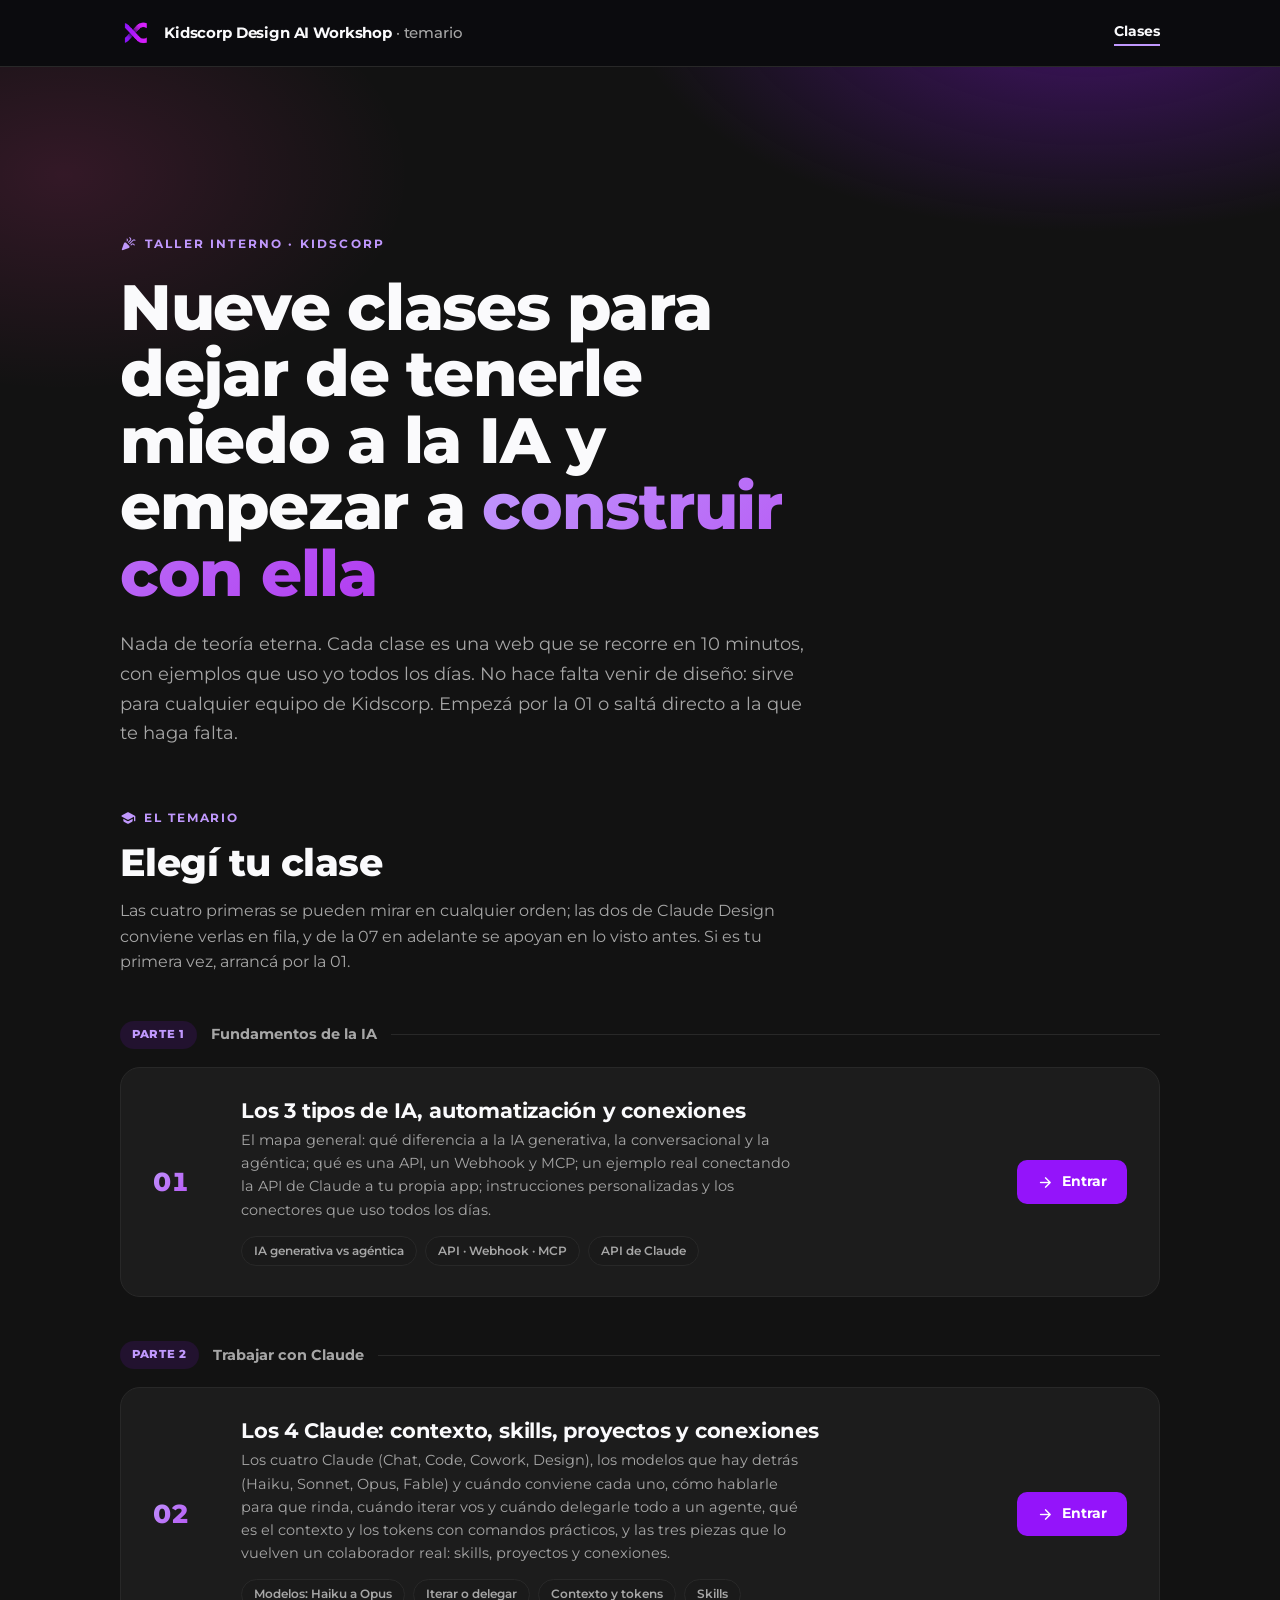
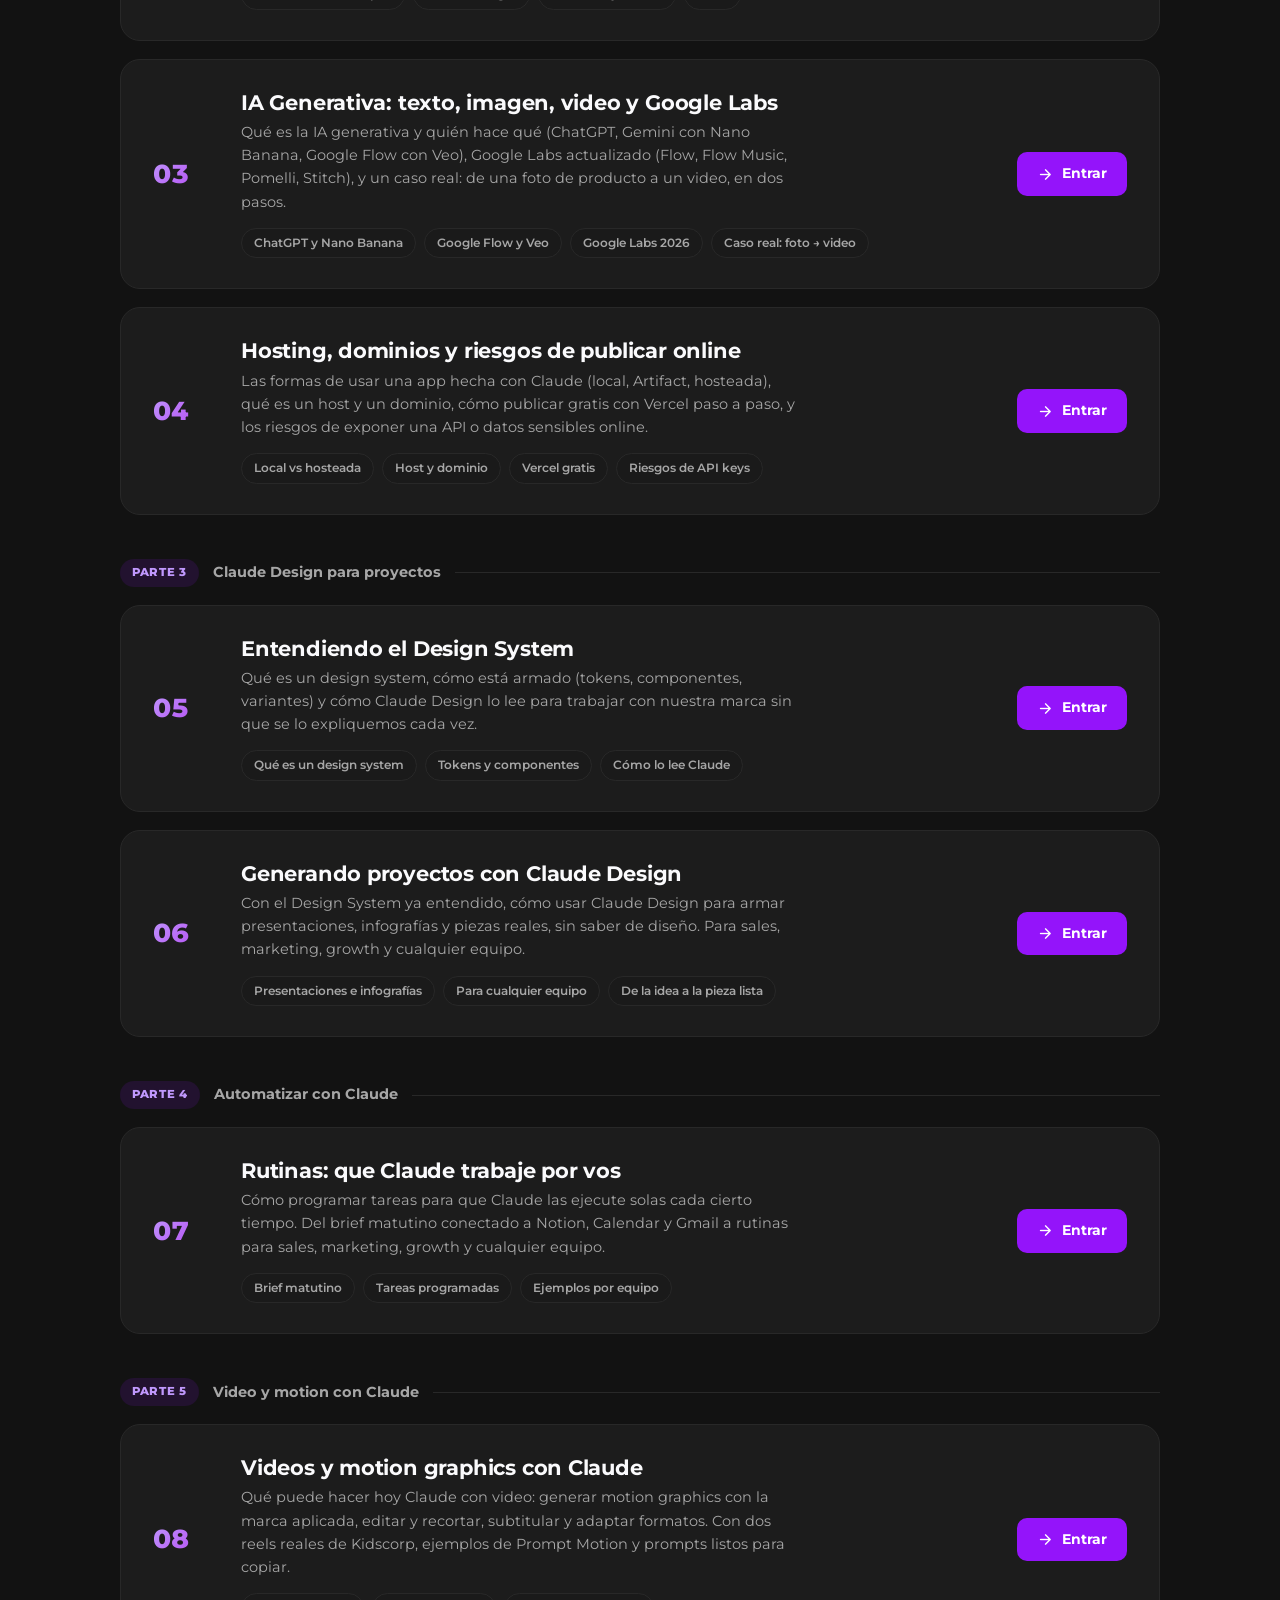
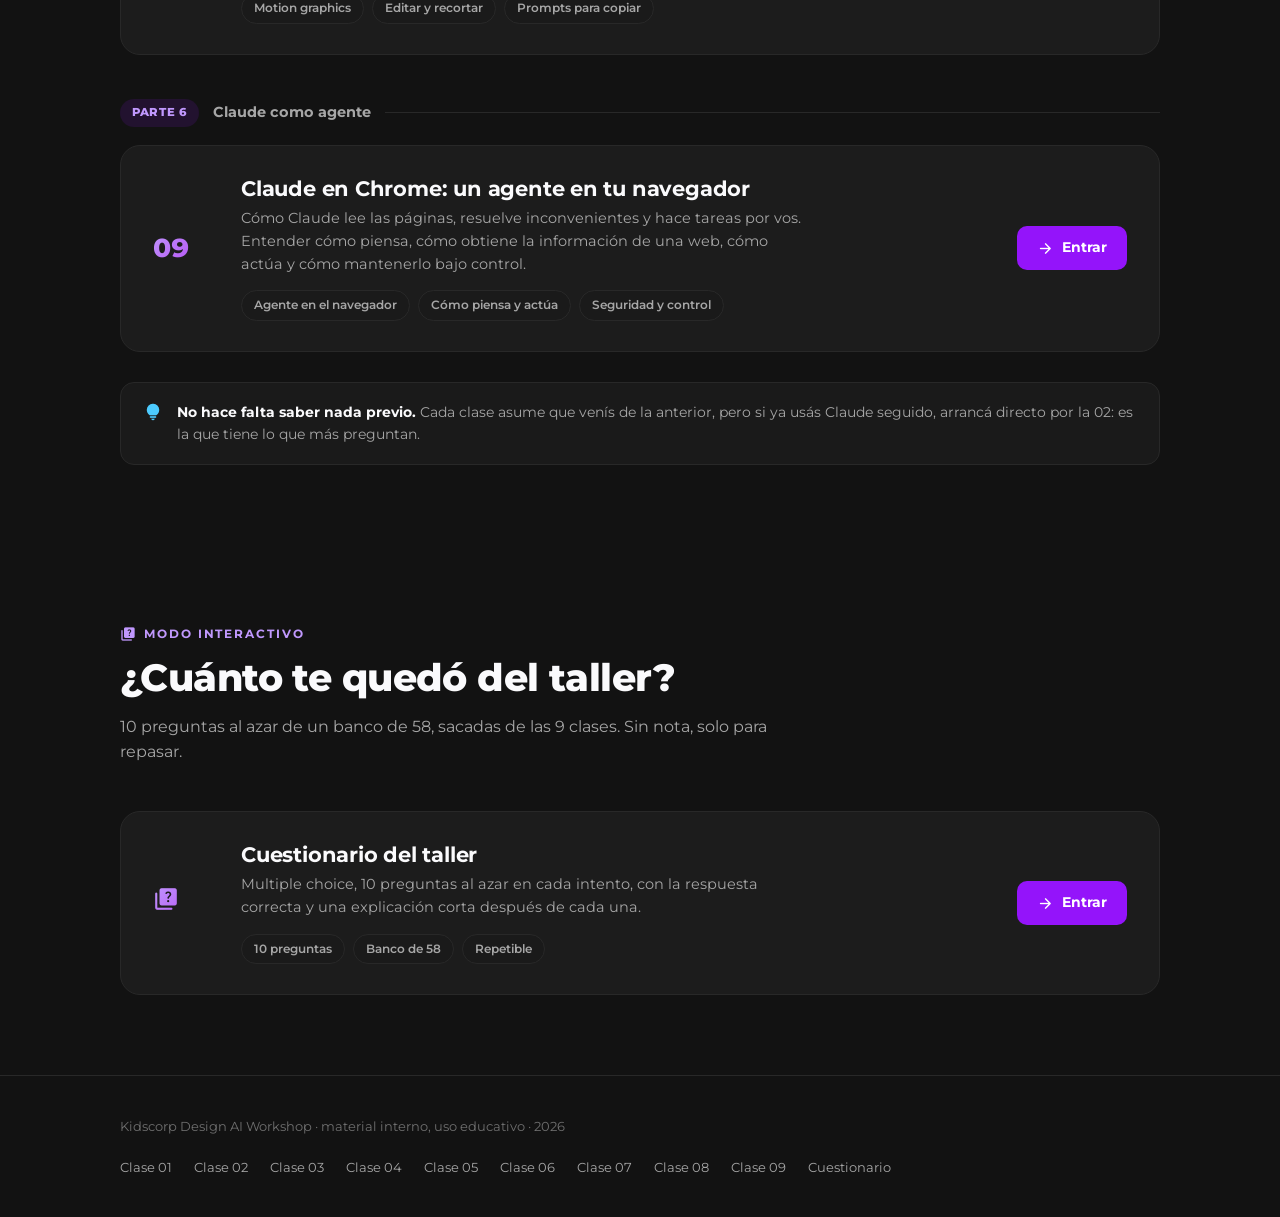
<file: index.html>
<!DOCTYPE html>
<html lang="es">
<head>
<meta charset="UTF-8">
<meta name="viewport" content="width=device-width, initial-scale=1.0">
<title>Kidscorp Design AI Workshop · Temario</title>
<meta name="description" content="Taller interno sobre IA para el equipo de Kidscorp: de lo básico a MCP, conectores, IA generativa, Claude Design, rutinas automáticas, videos con motion graphics y Claude como agente en el navegador.">
<link rel="stylesheet" href="assets/colors_and_type.css">
<link href="https://fonts.googleapis.com/icon?family=Material+Icons+Round" rel="stylesheet">
<link rel="stylesheet" href="styles.css">
</head>
<body>

<div class="scroll-progress"></div>
<header class="topper">
  <div class="bar">
    <a class="brand" href="index.html">
      <div class="mark"><img src="assets/logos/iso-full-color.png" alt="Kidscorp"></div>
      <div class="name">Kidscorp Design AI Workshop <span>· temario</span></div>
    </a>
    <nav>
      <a href="#clases">Clases</a>
    </nav>
  </div>
</header>

<section class="hero">
  <div class="wrap">
    <div class="eyebrow"><span class="material-icons-round">celebration</span> Taller interno · Kidscorp</div>
    <h1>Nueve clases para dejar de tenerle miedo a la IA y empezar a <span class="gr">construir con ella</span></h1>
    <p class="lead">Nada de teoría eterna. Cada clase es una web que se recorre en 10 minutos, con ejemplos que uso yo todos los días. No hace falta venir de diseño: sirve para cualquier equipo de Kidscorp. Empezá por la 01 o saltá directo a la que te haga falta.</p>
  </div>
</section>

<section id="clases" style="padding-top:24px;">
  <div class="wrap">
    <div class="sec-head">
      <div class="kicker"><span class="material-icons-round" style="font-size:16px">school</span> El temario</div>
      <h2>Elegí tu clase</h2>
      <p>Las cuatro primeras se pueden mirar en cualquier orden; las dos de Claude Design conviene verlas en fila, y de la 07 en adelante se apoyan en lo visto antes. Si es tu primera vez, arrancá por la 01.</p>
    </div>

    <div class="group-head rv"><span class="gnum">Parte 1</span><h3>Fundamentos de la IA</h3><span class="rule"></span></div>
    <div class="syllabus">

      <div class="class-card rv active">
        <div class="num">01</div>
        <div class="body">
          <h3>Los 3 tipos de IA, automatización y conexiones</h3>
          <p>El mapa general: qué diferencia a la IA generativa, la conversacional y la agéntica; qué es una API, un Webhook y MCP; un ejemplo real conectando la API de Claude a tu propia app; instrucciones personalizadas y los conectores que uso todos los días.</p>
          <div class="tags"><span class="tag">IA generativa vs agéntica</span><span class="tag">API · Webhook · MCP</span><span class="tag">API de Claude</span></div>
        </div>
        <div class="actions">
          <a class="btn btn-primary" href="clase-01/index.html"><span class="material-icons-round">arrow_forward</span> Entrar</a>
        </div>
      </div>

    </div>

    <div class="group-head rv"><span class="gnum">Parte 2</span><h3>Trabajar con Claude</h3><span class="rule"></span></div>
    <div class="syllabus">

      <div class="class-card rv active">
        <div class="num">02</div>
        <div class="body">
          <h3>Los 4 Claude: contexto, skills, proyectos y conexiones</h3>
          <p>Los cuatro Claude (Chat, Code, Cowork, Design), los modelos que hay detrás (Haiku, Sonnet, Opus, Fable) y cuándo conviene cada uno, cómo hablarle para que rinda, cuándo iterar vos y cuándo delegarle todo a un agente, qué es el contexto y los tokens con comandos prácticos, y las tres piezas que lo vuelven un colaborador real: skills, proyectos y conexiones.</p>
          <div class="tags"><span class="tag">Modelos: Haiku a Opus</span><span class="tag">Iterar o delegar</span><span class="tag">Contexto y tokens</span><span class="tag">Skills</span></div>
        </div>
        <div class="actions">
          <a class="btn btn-primary" href="clase-02/index.html"><span class="material-icons-round">arrow_forward</span> Entrar</a>
        </div>
      </div>

      <div class="class-card rv active">
        <div class="num">03</div>
        <div class="body">
          <h3>IA Generativa: texto, imagen, video y Google Labs</h3>
          <p>Qué es la IA generativa y quién hace qué (ChatGPT, Gemini con Nano Banana, Google Flow con Veo), Google Labs actualizado (Flow, Flow Music, Pomelli, Stitch), y un caso real: de una foto de producto a un video, en dos pasos.</p>
          <div class="tags"><span class="tag">ChatGPT y Nano Banana</span><span class="tag">Google Flow y Veo</span><span class="tag">Google Labs 2026</span><span class="tag">Caso real: foto → video</span></div>
        </div>
        <div class="actions">
          <a class="btn btn-primary" href="clase-03/index.html"><span class="material-icons-round">arrow_forward</span> Entrar</a>
        </div>
      </div>

      <div class="class-card rv active">
        <div class="num">04</div>
        <div class="body">
          <h3>Hosting, dominios y riesgos de publicar online</h3>
          <p>Las formas de usar una app hecha con Claude (local, Artifact, hosteada), qué es un host y un dominio, cómo publicar gratis con Vercel paso a paso, y los riesgos de exponer una API o datos sensibles online.</p>
          <div class="tags"><span class="tag">Local vs hosteada</span><span class="tag">Host y dominio</span><span class="tag">Vercel gratis</span><span class="tag">Riesgos de API keys</span></div>
        </div>
        <div class="actions">
          <a class="btn btn-primary" href="clase-04/index.html"><span class="material-icons-round">arrow_forward</span> Entrar</a>
        </div>
      </div>

    </div>

    <div class="group-head rv"><span class="gnum">Parte 3</span><h3>Claude Design para proyectos</h3><span class="rule"></span></div>
    <div class="syllabus">

      <div class="class-card rv active">
        <div class="num">05</div>
        <div class="body">
          <h3>Entendiendo el Design System</h3>
          <p>Qué es un design system, cómo está armado (tokens, componentes, variantes) y cómo Claude Design lo lee para trabajar con nuestra marca sin que se lo expliquemos cada vez.</p>
          <div class="tags"><span class="tag">Qué es un design system</span><span class="tag">Tokens y componentes</span><span class="tag">Cómo lo lee Claude</span></div>
        </div>
        <div class="actions">
          <a class="btn btn-primary" href="clase-05/index.html"><span class="material-icons-round">arrow_forward</span> Entrar</a>
        </div>
      </div>

      <div class="class-card rv active">
        <div class="num">06</div>
        <div class="body">
          <h3>Generando proyectos con Claude Design</h3>
          <p>Con el Design System ya entendido, cómo usar Claude Design para armar presentaciones, infografías y piezas reales, sin saber de diseño. Para sales, marketing, growth y cualquier equipo.</p>
          <div class="tags"><span class="tag">Presentaciones e infografías</span><span class="tag">Para cualquier equipo</span><span class="tag">De la idea a la pieza lista</span></div>
        </div>
        <div class="actions">
          <a class="btn btn-primary" href="clase-06/index.html"><span class="material-icons-round">arrow_forward</span> Entrar</a>
        </div>
      </div>

    </div>

    <div class="group-head rv"><span class="gnum">Parte 4</span><h3>Automatizar con Claude</h3><span class="rule"></span></div>
    <div class="syllabus">

      <div class="class-card rv active">
        <div class="num">07</div>
        <div class="body">
          <h3>Rutinas: que Claude trabaje por vos</h3>
          <p>Cómo programar tareas para que Claude las ejecute solas cada cierto tiempo. Del brief matutino conectado a Notion, Calendar y Gmail a rutinas para sales, marketing, growth y cualquier equipo.</p>
          <div class="tags"><span class="tag">Brief matutino</span><span class="tag">Tareas programadas</span><span class="tag">Ejemplos por equipo</span></div>
        </div>
        <div class="actions">
          <a class="btn btn-primary" href="clase-07/index.html"><span class="material-icons-round">arrow_forward</span> Entrar</a>
        </div>
      </div>

    </div>

    <div class="group-head rv"><span class="gnum">Parte 5</span><h3>Video y motion con Claude</h3><span class="rule"></span></div>
    <div class="syllabus">

      <div class="class-card rv active">
        <div class="num">08</div>
        <div class="body">
          <h3>Videos y motion graphics con Claude</h3>
          <p>Qué puede hacer hoy Claude con video: generar motion graphics con la marca aplicada, editar y recortar, subtitular y adaptar formatos. Con dos reels reales de Kidscorp, ejemplos de Prompt Motion y prompts listos para copiar.</p>
          <div class="tags"><span class="tag">Motion graphics</span><span class="tag">Editar y recortar</span><span class="tag">Prompts para copiar</span></div>
        </div>
        <div class="actions">
          <a class="btn btn-primary" href="clase-08/index.html"><span class="material-icons-round">arrow_forward</span> Entrar</a>
        </div>
      </div>

    </div>

    <div class="group-head rv"><span class="gnum">Parte 6</span><h3>Claude como agente</h3><span class="rule"></span></div>
    <div class="syllabus">

      <div class="class-card rv active">
        <div class="num">09</div>
        <div class="body">
          <h3>Claude en Chrome: un agente en tu navegador</h3>
          <p>Cómo Claude lee las páginas, resuelve inconvenientes y hace tareas por vos. Entender cómo piensa, cómo obtiene la información de una web, cómo actúa y cómo mantenerlo bajo control.</p>
          <div class="tags"><span class="tag">Agente en el navegador</span><span class="tag">Cómo piensa y actúa</span><span class="tag">Seguridad y control</span></div>
        </div>
        <div class="actions">
          <a class="btn btn-primary" href="clase-09/index.html"><span class="material-icons-round">arrow_forward</span> Entrar</a>
        </div>
      </div>

    </div>

    <div class="howto rv">
      <span class="material-icons-round">lightbulb</span>
      <p><b>No hace falta saber nada previo.</b> Cada clase asume que venís de la anterior, pero si ya usás Claude seguido, arrancá directo por la 02: es la que tiene lo que más preguntan.</p>
    </div>
  </div>
</section>

<section id="bonus">
  <div class="wrap">
    <div class="sec-head">
      <div class="kicker"><span class="material-icons-round" style="font-size:16px">quiz</span> Modo interactivo</div>
      <h2>¿Cuánto te quedó del taller?</h2>
      <p>10 preguntas al azar de un banco de 58, sacadas de las 9 clases. Sin nota, solo para repasar.</p>
    </div>
    <div class="syllabus">
      <div class="class-card rv active">
        <div class="num"><span class="material-icons-round">quiz</span></div>
        <div class="body">
          <h3>Cuestionario del taller</h3>
          <p>Multiple choice, 10 preguntas al azar en cada intento, con la respuesta correcta y una explicación corta después de cada una.</p>
          <div class="tags"><span class="tag">10 preguntas</span><span class="tag">Banco de 58</span><span class="tag">Repetible</span></div>
        </div>
        <div class="actions">
          <a class="btn btn-primary" href="cuestionario/index.html"><span class="material-icons-round">arrow_forward</span> Entrar</a>
        </div>
      </div>
    </div>
  </div>
</section>


<footer>
  <div class="wrap">
    <div class="row">
      <p>Kidscorp Design AI Workshop · material interno, uso educativo · 2026</p>
      <div class="fnav">
        <a href="clase-01/index.html">Clase 01</a>
        <a href="clase-02/index.html">Clase 02</a>
        <a href="clase-03/index.html">Clase 03</a>
        <a href="clase-04/index.html">Clase 04</a>
        <a href="clase-05/index.html">Clase 05</a>
        <a href="clase-06/index.html">Clase 06</a>
        <a href="clase-07/index.html">Clase 07</a>
        <a href="clase-08/index.html">Clase 08</a>
        <a href="clase-09/index.html">Clase 09</a>
        <a href="cuestionario/index.html">Cuestionario</a>
      </div>
    </div>
  </div>
</footer>

<script>
  const io = new IntersectionObserver((entries) => {
    entries.forEach(e => { if (e.isIntersecting) { e.target.classList.add('in'); io.unobserve(e.target); } });
  }, { threshold: 0.12 });
  document.querySelectorAll('.rv').forEach((el, i) => {
    el.style.transitionDelay = (i % 4 * 60) + 'ms';
    io.observe(el);
  });

  // scroll progress bar + header lift
  const progressBar = document.querySelector('.scroll-progress');
  const topper = document.querySelector('.topper');
  const onScroll = () => {
    const scrollTop = window.scrollY;
    const docHeight = document.documentElement.scrollHeight - window.innerHeight;
    const pct = docHeight > 0 ? (scrollTop / docHeight) * 100 : 0;
    if (progressBar) progressBar.style.width = pct + '%';
    if (topper) topper.classList.toggle('scrolled', scrollTop > 8);
  };
  window.addEventListener('scroll', onScroll, { passive: true });
  onScroll();

  // scrollspy: highlight the nav link for the section in view
  const navLinks = document.querySelectorAll('.topper nav a[href^="#"]');
  const navSections = Array.from(navLinks).map(a => document.querySelector(a.getAttribute('href'))).filter(Boolean);
  if (navSections.length) {
    const spy = new IntersectionObserver((entries) => {
      entries.forEach(entry => {
        if (!entry.isIntersecting) return;
        const link = document.querySelector(`.topper nav a[href="#${entry.target.id}"]`);
        if (!link) return;
        navLinks.forEach(l => l.classList.remove('active'));
        link.classList.add('active');
      });
    }, { rootMargin: '-40% 0px -50% 0px', threshold: 0 });
    navSections.forEach(s => spy.observe(s));
  }
</script>
</body>
</html>
</file>
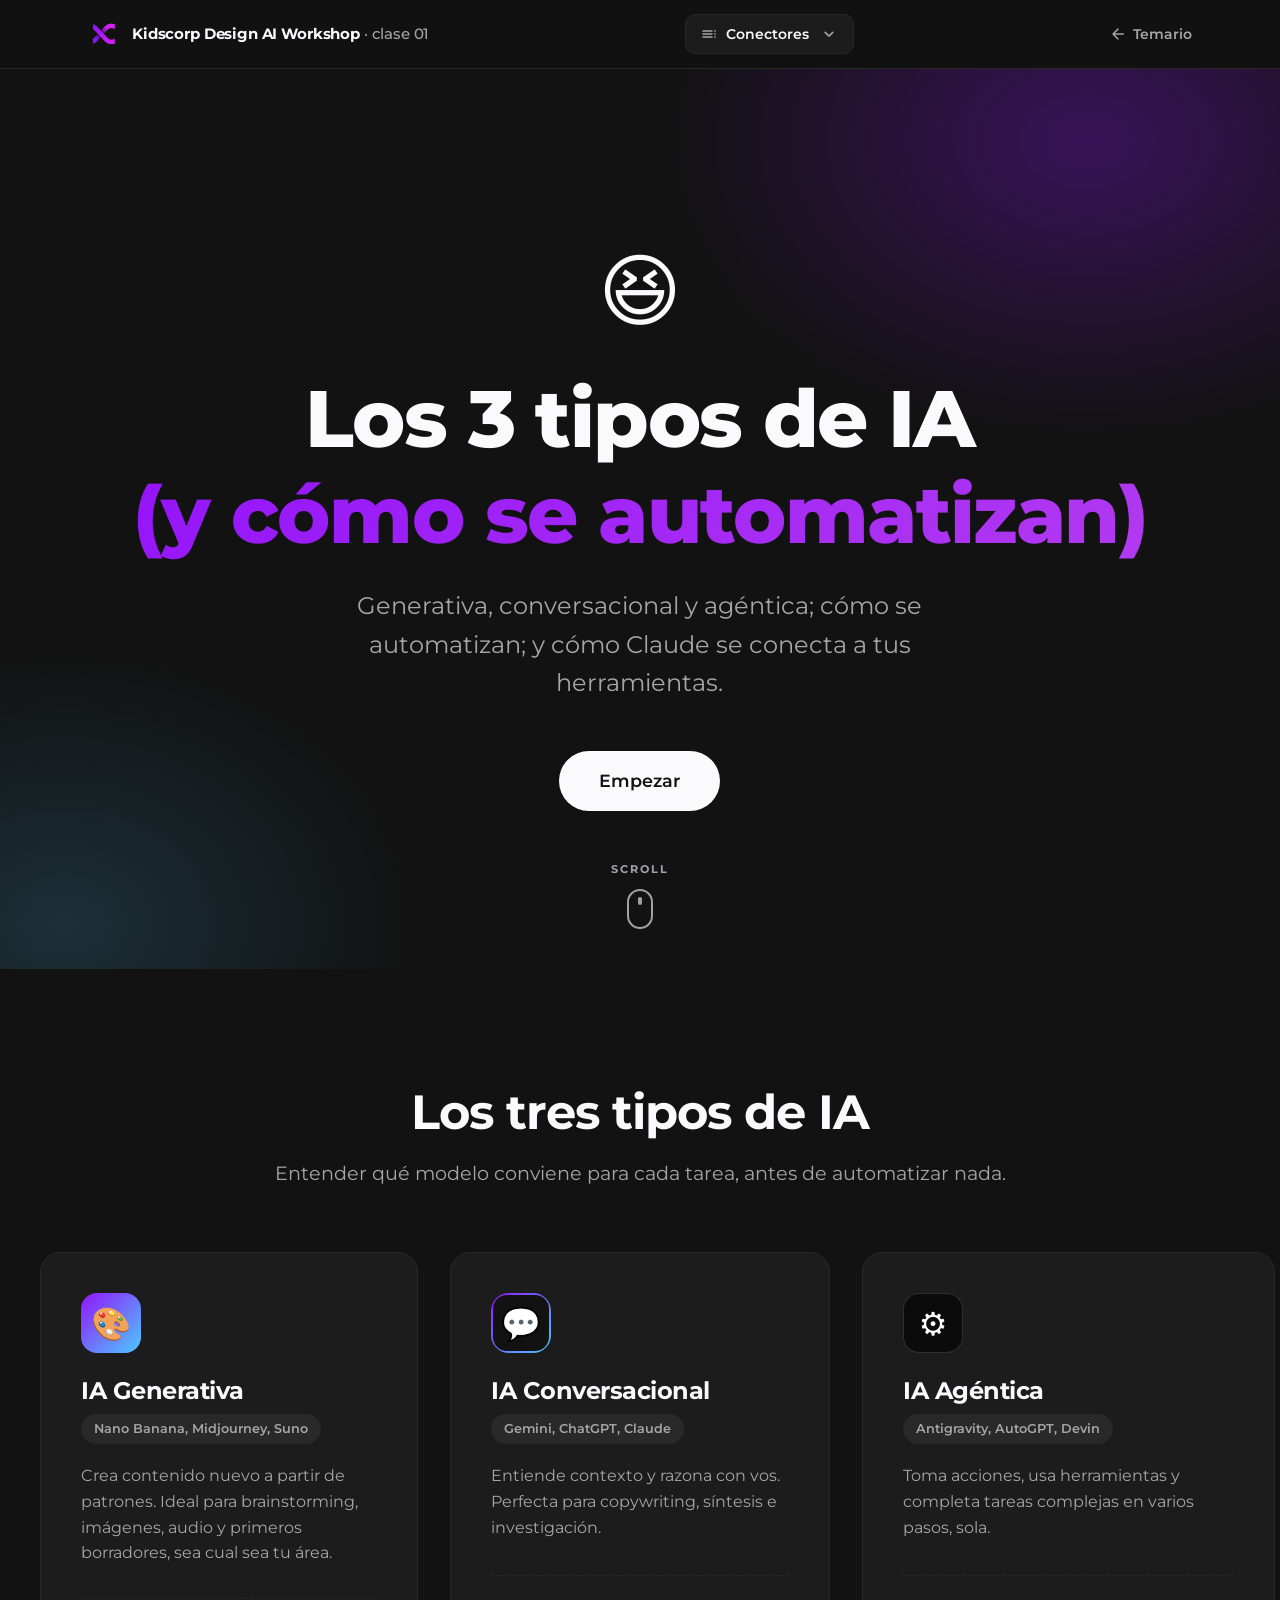
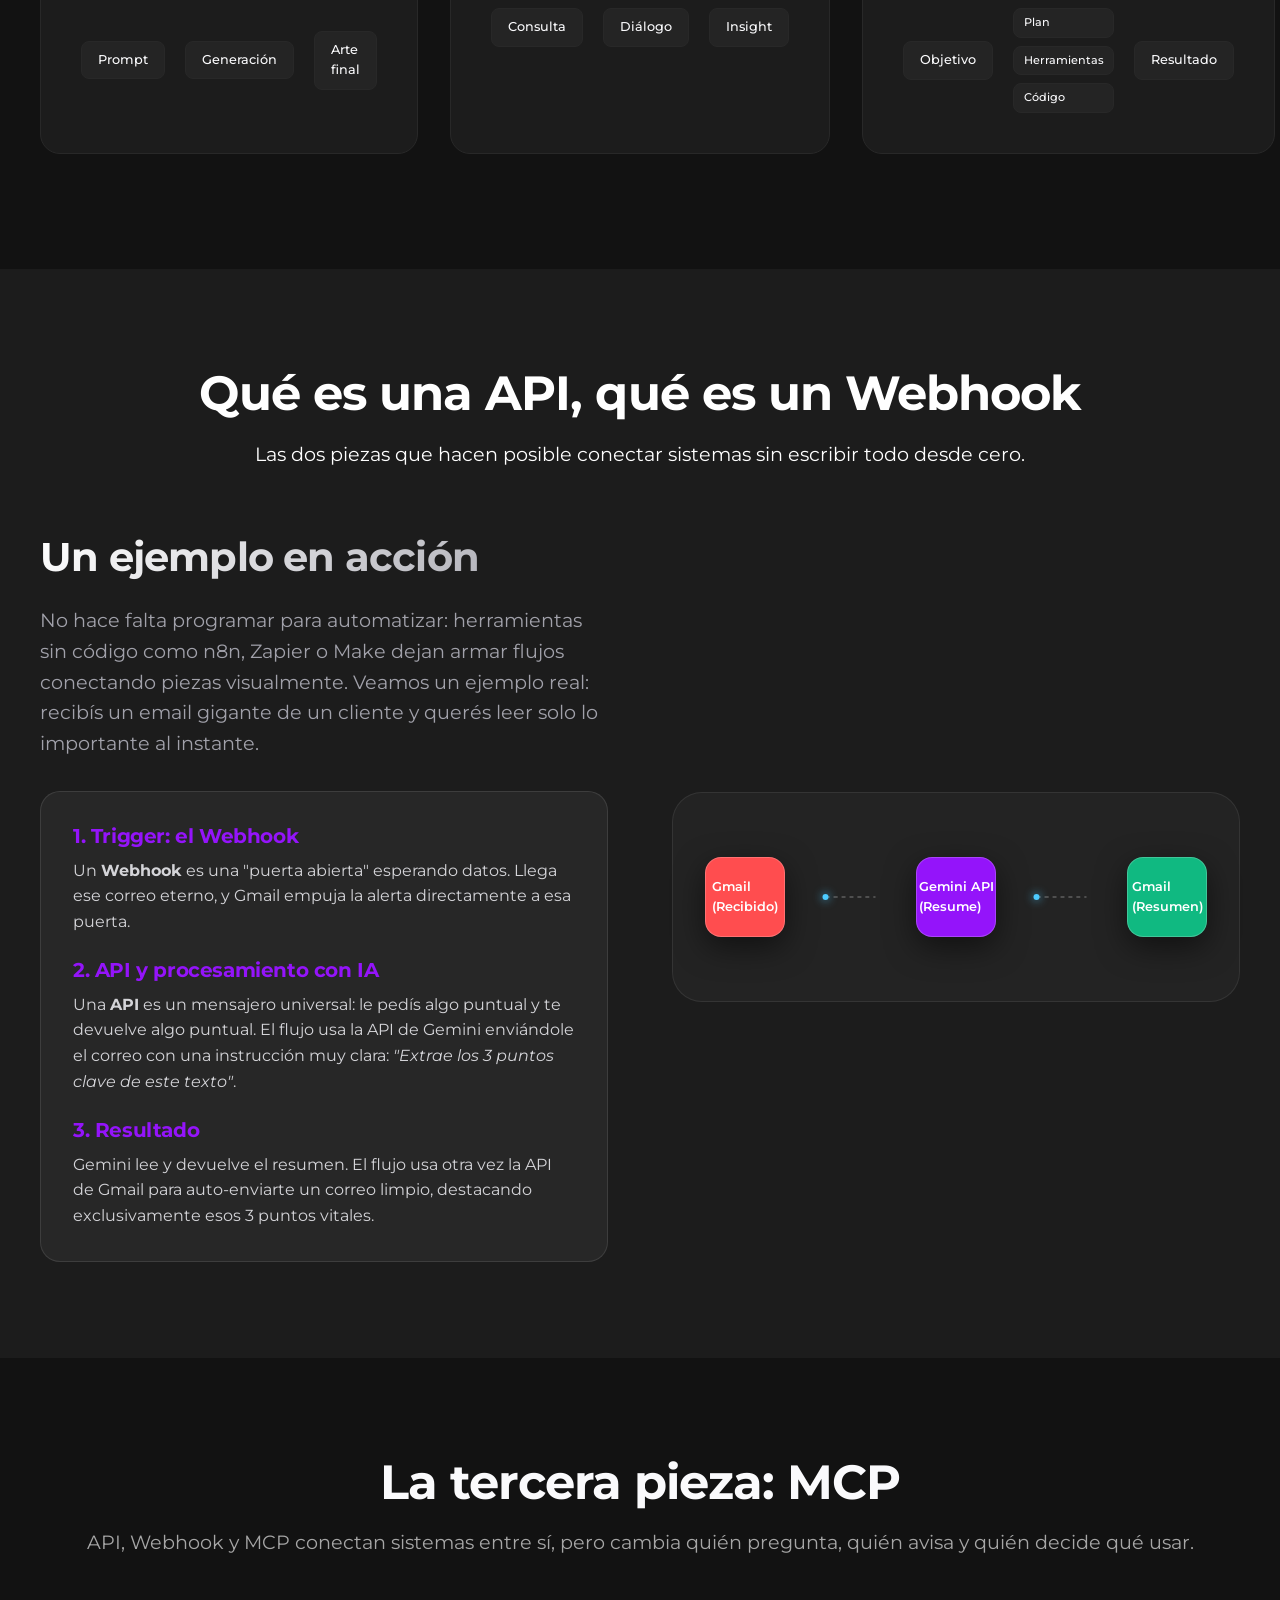
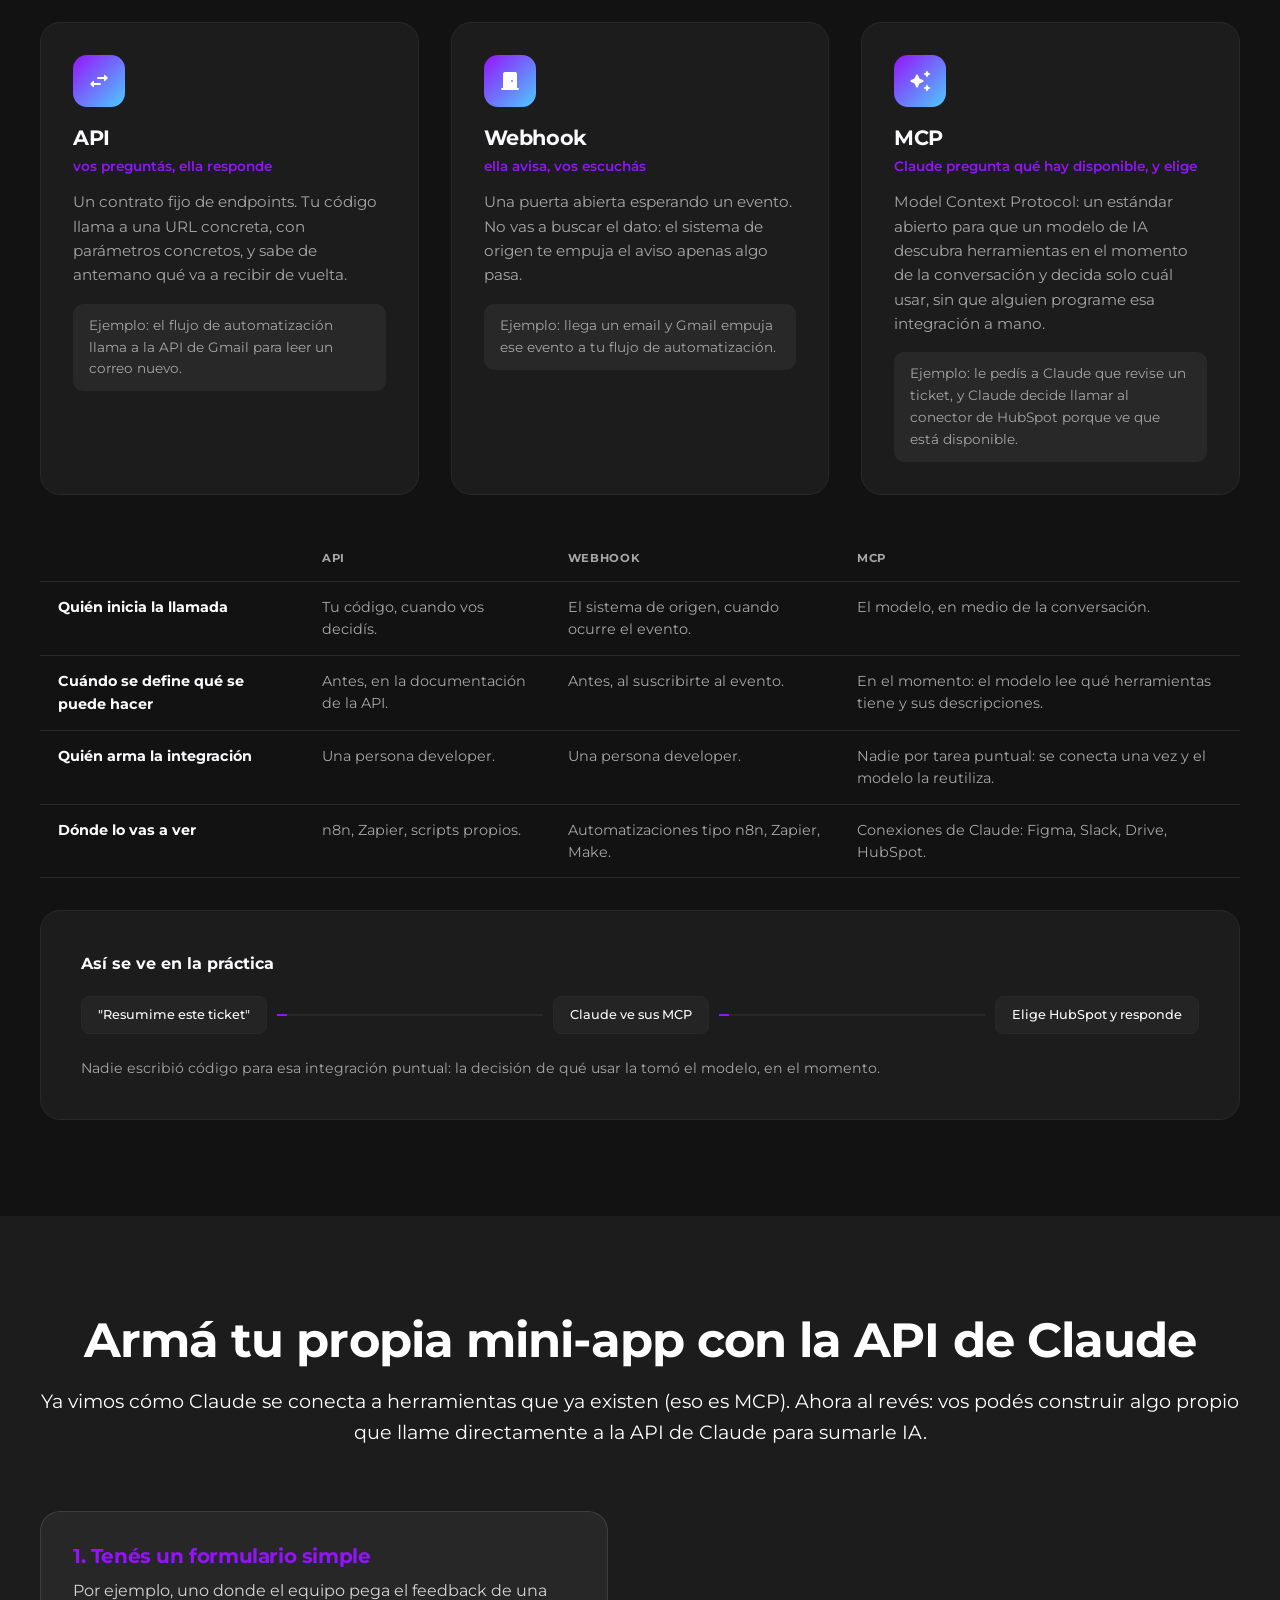
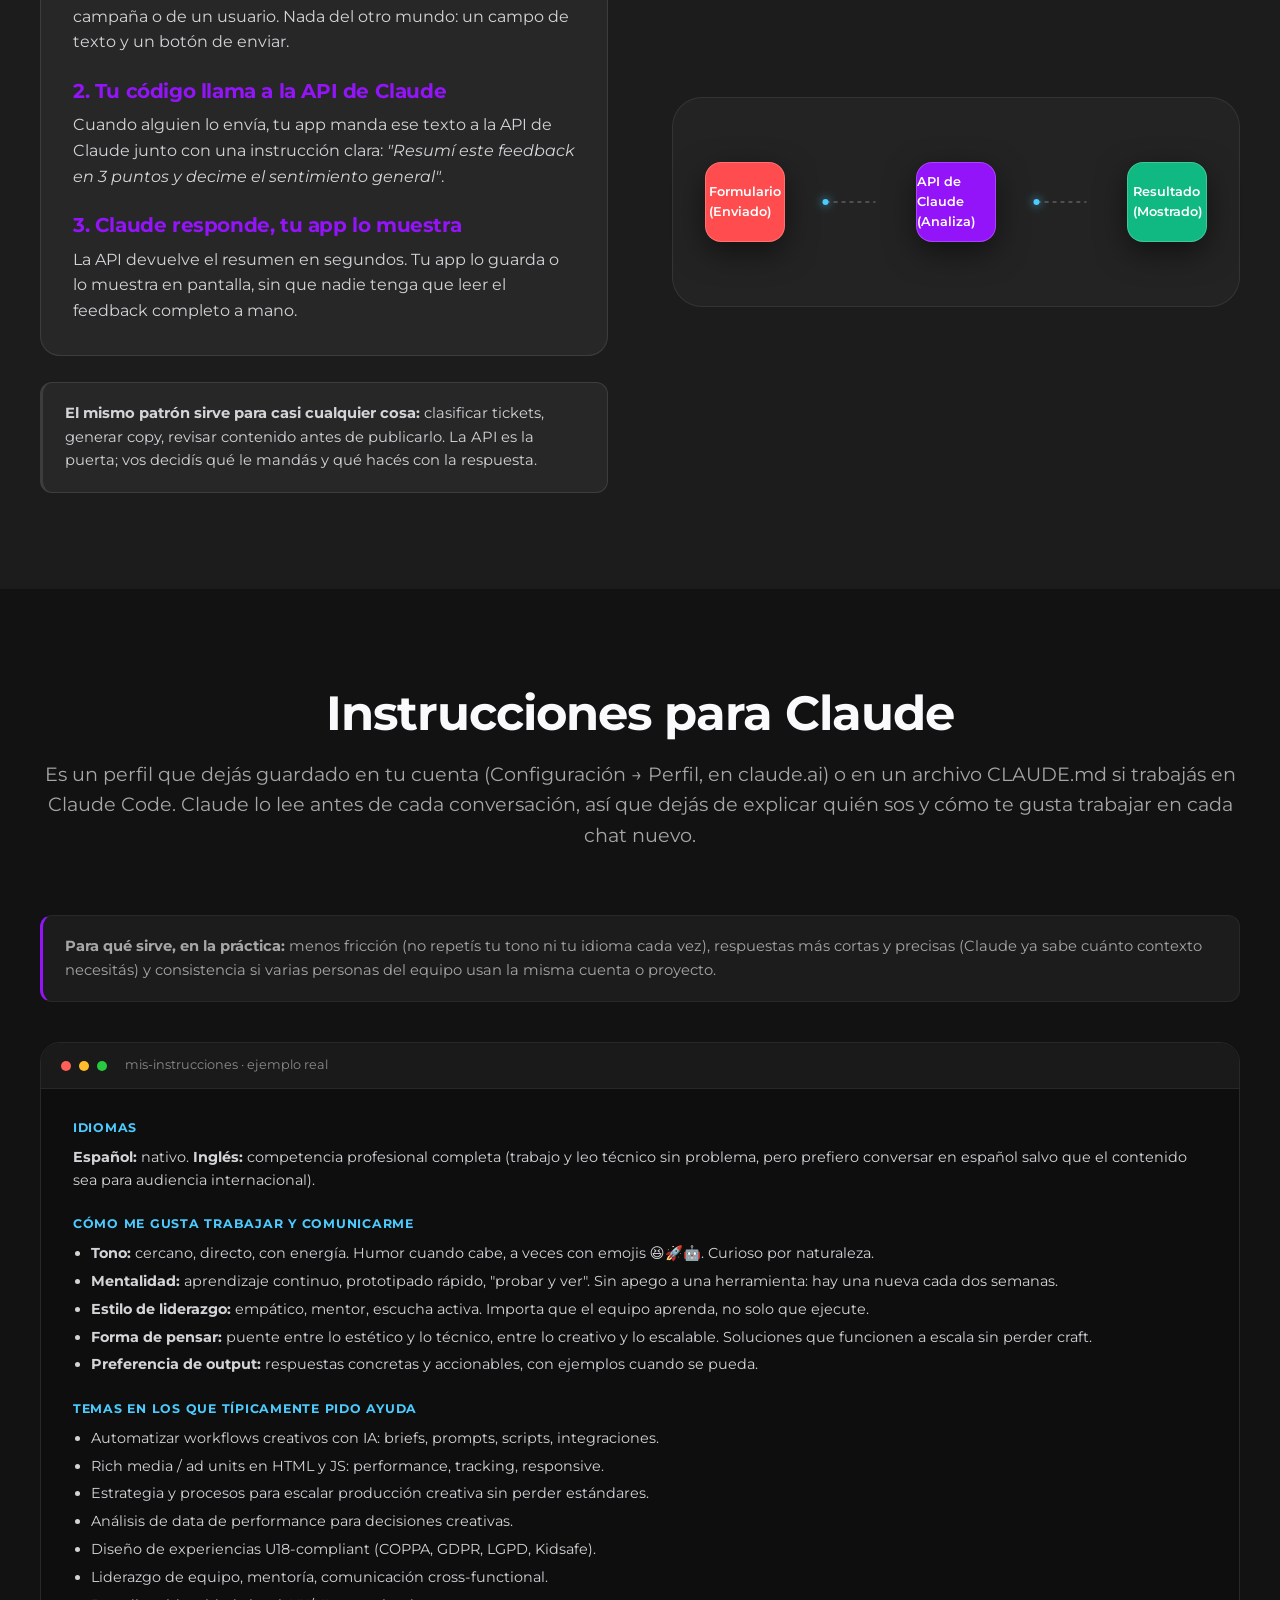
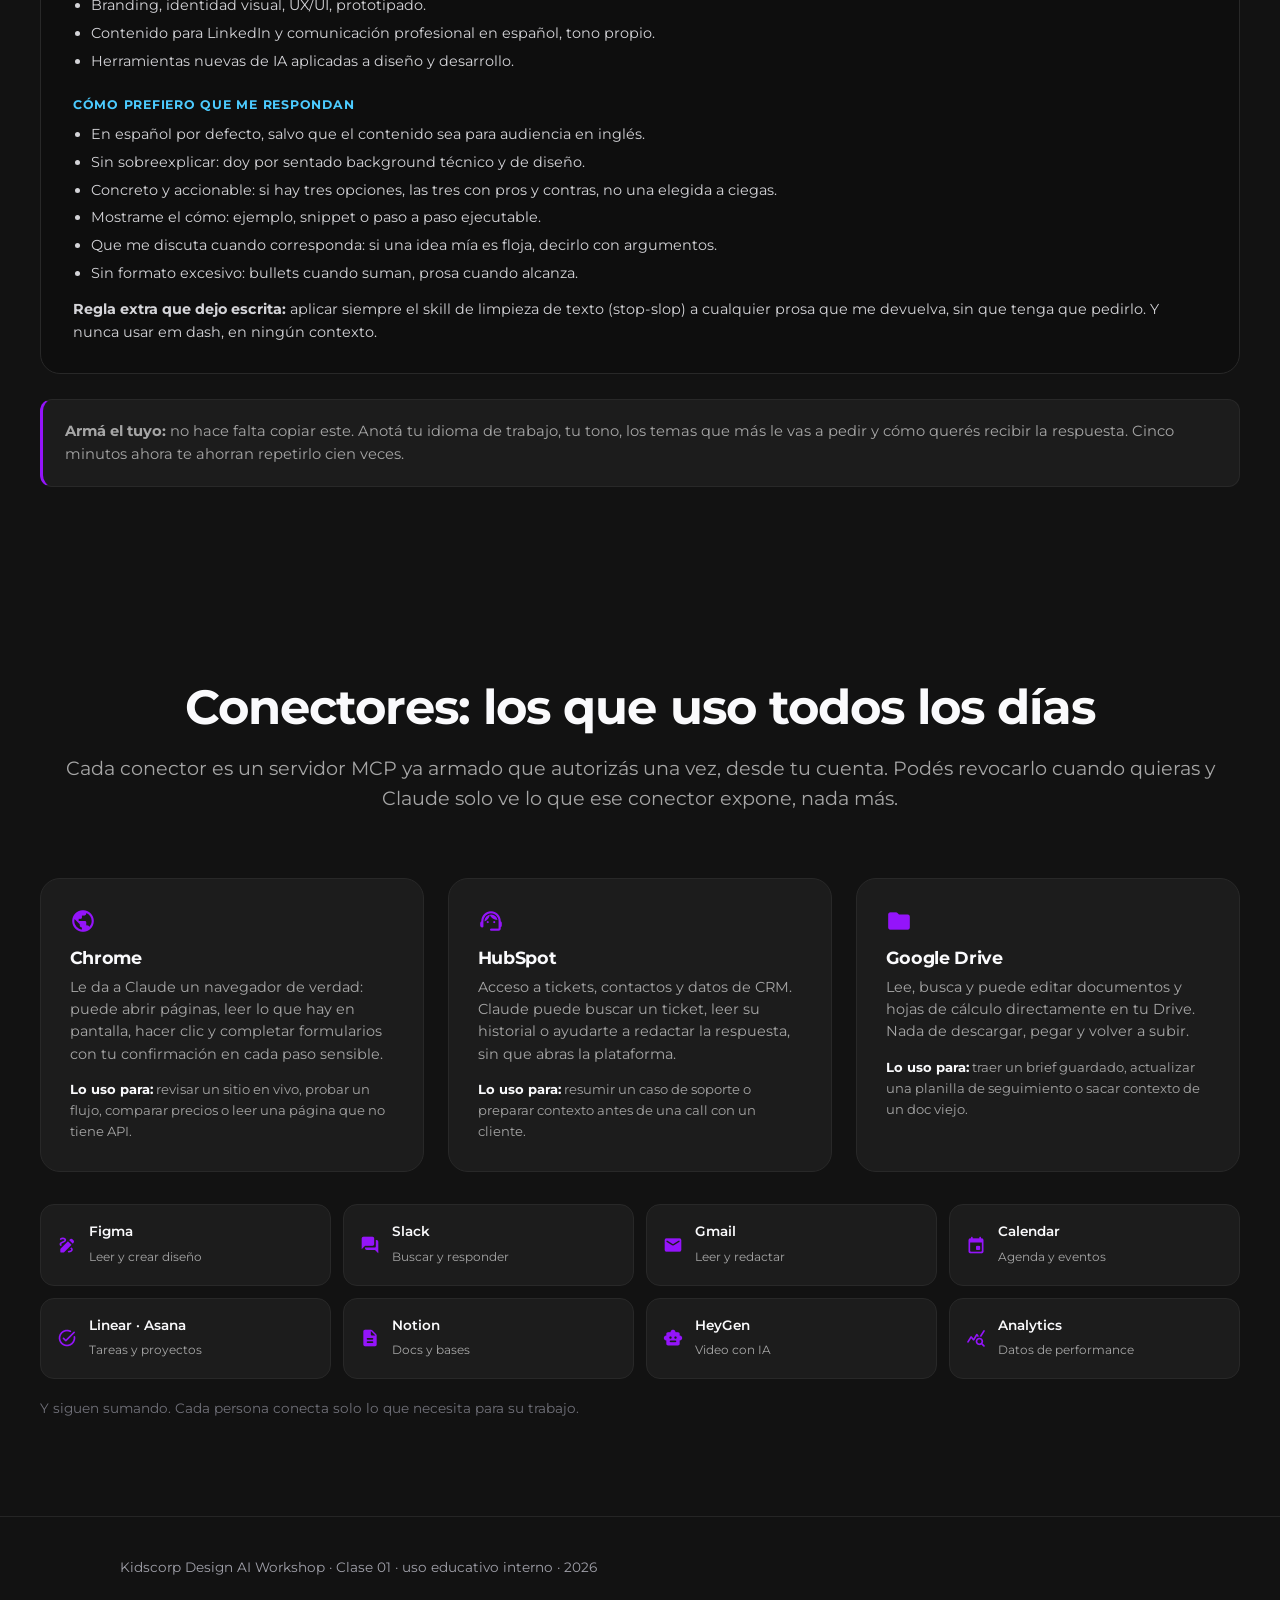
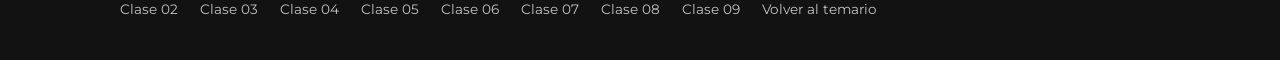
<file: clase-01/index.html>
<!DOCTYPE html>
<html lang="es">
<head>
    <meta charset="UTF-8">
    <meta name="viewport" content="width=device-width, initial-scale=1.0">
    <title>Clase 01 · Los 3 tipos de IA, automatización y conexiones</title>
    <meta name="description" content="IA generativa, conversacional y agéntica; qué es una API, un Webhook y MCP; un ejemplo con la API de Claude; instrucciones y conectores.">
    <link rel="stylesheet" href="assets/colors_and_type.css">
    <link href="https://fonts.googleapis.com/icon?family=Material+Icons+Round" rel="stylesheet">
    <link rel="stylesheet" href="styles.css">
</head>
<body>

    <div class="scroll-progress"></div>
    <header class="topper">
      <div class="bar">
        <a class="brand" href="../index.html">
          <div class="mark"><img src="assets/logos/iso-full-color.png" alt="Kidscorp"></div>
          <div class="name">Kidscorp Design AI Workshop <span>· clase 01</span></div>
        </a>
        <div class="toc" id="toc">
          <button class="toc-btn" type="button" aria-haspopup="true" aria-expanded="false">
            <span class="material-icons-round">toc</span>
            <span class="toc-label">Contenidos</span>
            <span class="material-icons-round toc-chev">expand_more</span>
          </button>
          <div class="toc-menu">
            <a href="#ai-types">Tipos de IA</a>
            <a href="#api-webhook">API y Webhook</a>
            <a href="#mcp">MCP</a>
            <a href="#ejemplo-api-claude">Ejemplo</a>
            <a href="#instrucciones">Instrucciones</a>
            <a href="#conectores">Conectores</a>
          </div>
        </div>
        <a class="back" href="../index.html"><span class="material-icons-round">arrow_back</span> Temario</a>
      </div>
    </header>

    <main>
        <!-- Hero Section -->
        <section id="hero" class="section hero-section">
            <div class="hero-content fade-in-up">
                <div class="emoji-wrapper">
                    <span class="animated-emoji">😆</span>
                </div>
                <h1 class="hero-title">
                    Los 3 tipos de IA <br>
                    <span class="text-gradient">(y cómo se automatizan)</span>
                </h1>
                <p class="hero-subtitle">Generativa, conversacional y agéntica; cómo se automatizan; y cómo Claude se conecta a tus herramientas.</p>
                <a href="#ai-types" class="btn-primary">Empezar</a>
            </div>

            <div class="scroll-indicator fade-in-delayed">
                <span>SCROLL</span>
                <div class="mouse">
                    <div class="wheel"></div>
                </div>
            </div>
        </section>

        <!-- Section 1: AI Types -->
        <section id="ai-types" class="section">
            <div class="container">
                <h2 class="section-title fade-in-up">Los tres tipos de IA</h2>
                <p class="section-desc fade-in-up">Entender qué modelo conviene para cada tarea, antes de automatizar nada.</p>

                <div class="grid-3 ai-cards">

                    <!-- Generative AI -->
                    <div class="card fade-in-up staggered-1">
                        <div class="card-icon gradient-bg">🎨</div>
                        <h3 class="card-title">IA Generativa</h3>
                        <div class="card-badge">Nano Banana, Midjourney, Suno</div>
                        <p class="card-text">Crea contenido nuevo a partir de patrones. Ideal para brainstorming, imágenes, audio y primeros borradores, sea cual sea tu área.</p>

                        <div class="workflow-visual">
                            <div class="wf-node user-node">Prompt</div>
                            <div class="wf-line">
                                <div class="pulse"></div>
                            </div>
                            <div class="wf-node ai-node">Generación</div>
                            <div class="wf-line">
                                <div class="pulse"></div>
                            </div>
                            <div class="wf-node output-node">Arte final</div>
                        </div>
                    </div>

                    <!-- Conversational / General AI -->
                    <div class="card fade-in-up staggered-2">
                        <div class="card-icon border-gradient">💬</div>
                        <h3 class="card-title">IA Conversacional</h3>
                        <div class="card-badge">Gemini, ChatGPT, Claude</div>
                        <p class="card-text">Entiende contexto y razona con vos. Perfecta para copywriting, síntesis e investigación.</p>

                        <div class="workflow-visual">
                            <div class="wf-node user-node">Consulta</div>
                            <div class="wf-line bidirectional">
                                <div class="pulse-back-forth"></div>
                            </div>
                            <div class="wf-node ai-node">Diálogo</div>
                            <div class="wf-line">
                                <div class="pulse"></div>
                            </div>
                            <div class="wf-node output-node">Insight</div>
                        </div>
                    </div>

                    <!-- Agentic AI -->
                    <div class="card fade-in-up staggered-3">
                        <div class="card-icon solid-dark">⚙️</div>
                        <h3 class="card-title">IA Agéntica</h3>
                        <div class="card-badge">Antigravity, AutoGPT, Devin</div>
                        <p class="card-text">Toma acciones, usa herramientas y completa tareas complejas en varios pasos, sola.</p>

                        <div class="workflow-visual complex-workflow">
                            <div class="wf-node user-node">Objetivo</div>
                            <div class="wf-line">
                                <div class="pulse"></div>
                            </div>
                            <div class="wf-group">
                                <div class="wf-node agent-node">Plan</div>
                                <div class="wf-node agent-node">Herramientas</div>
                                <div class="wf-node agent-node">Código</div>
                            </div>
                            <div class="wf-line">
                                <div class="pulse"></div>
                            </div>
                            <div class="wf-node output-node">Resultado</div>
                        </div>
                    </div>

                </div>
            </div>
        </section>

        <!-- Section 2: API & Webhook -->
        <section id="api-webhook" class="section dark-section">
            <div class="container">
                <h2 class="section-title light-text fade-in-up">Qué es una API, qué es un Webhook</h2>
                <p class="section-desc light-text fade-in-up opacity-80">Las dos piezas que hacen posible conectar sistemas sin escribir todo desde cero.</p>

                <div class="automation-grid">
                    <div class="automation-content fade-in-left">
                        <h3 class="automation-subtitle">Un ejemplo en acción</h3>
                        <p class="automation-text">No hace falta programar para automatizar: herramientas sin código como n8n, Zapier o Make dejan armar flujos conectando piezas visualmente. Veamos un ejemplo real: recibís un email gigante de un cliente y querés leer solo lo importante al instante.</p>

                        <div class="api-explainer">
                            <h4>1. Trigger: el Webhook</h4>
                            <p>Un <strong>Webhook</strong> es una "puerta abierta" esperando datos. Llega ese correo eterno, y Gmail empuja la alerta directamente a esa puerta.</p>

                            <h4>2. API y procesamiento con IA</h4>
                            <p>Una <strong>API</strong> es un mensajero universal: le pedís algo puntual y te devuelve algo puntual. El flujo usa la API de Gemini enviándole el correo con una instrucción muy clara: <em>"Extrae los 3 puntos clave de este texto"</em>.</p>

                            <h4>3. Resultado</h4>
                            <p>Gemini lee y devuelve el resumen. El flujo usa otra vez la API de Gmail para auto-enviarte un correo limpio, destacando exclusivamente esos 3 puntos vitales.</p>
                        </div>
                    </div>

                    <div class="automation-visual fade-in-right">
                        <div class="n8n-workflow">
                            <div class="n8n-node trigger">
                                <span>Gmail<br>(Recibido)</span>
                            </div>
                            <svg class="n8n-line" viewBox="0 0 50 20">
                                <path d="M0,10 C25,10 25,10 50,10" />
                                <circle cx="0" cy="10" r="3" class="traveling-dot"></circle>
                            </svg>
                            <div class="n8n-node processor">
                                <span>Gemini API<br>(Resume)</span>
                            </div>
                            <svg class="n8n-line" viewBox="0 0 50 20">
                                <path d="M0,10 C25,10 25,10 50,10" />
                                <circle cx="0" cy="10" r="3" class="traveling-dot delay-1"></circle>
                            </svg>
                            <div class="n8n-node action">
                                <span>Gmail<br>(Resumen)</span>
                            </div>
                        </div>
                    </div>
                </div>
            </div>
        </section>

        <!-- Section: MCP -->
        <section id="mcp" class="section">
            <div class="container">
                <h2 class="section-title fade-in-up">La tercera pieza: MCP</h2>
                <p class="section-desc fade-in-up">API, Webhook y MCP conectan sistemas entre sí, pero cambia quién pregunta, quién avisa y quién decide qué usar.</p>

                <div class="def-grid">
                    <div class="def-card fade-in-up staggered-1">
                        <div class="ic"><span class="material-icons-round">swap_horiz</span></div>
                        <h4>API</h4>
                        <div class="who">vos preguntás, ella responde</div>
                        <p>Un contrato fijo de endpoints. Tu código llama a una URL concreta, con parámetros concretos, y sabe de antemano qué va a recibir de vuelta.</p>
                        <div class="ex">Ejemplo: el flujo de automatización llama a la API de Gmail para leer un correo nuevo.</div>
                    </div>
                    <div class="def-card fade-in-up staggered-2">
                        <div class="ic"><span class="material-icons-round">door_front</span></div>
                        <h4>Webhook</h4>
                        <div class="who">ella avisa, vos escuchás</div>
                        <p>Una puerta abierta esperando un evento. No vas a buscar el dato: el sistema de origen te empuja el aviso apenas algo pasa.</p>
                        <div class="ex">Ejemplo: llega un email y Gmail empuja ese evento a tu flujo de automatización.</div>
                    </div>
                    <div class="def-card fade-in-up staggered-3">
                        <div class="ic"><span class="material-icons-round">auto_awesome</span></div>
                        <h4>MCP</h4>
                        <div class="who">Claude pregunta qué hay disponible, y elige</div>
                        <p>Model Context Protocol: un estándar abierto para que un modelo de IA descubra herramientas en el momento de la conversación y decida solo cuál usar, sin que alguien programe esa integración a mano.</p>
                        <div class="ex">Ejemplo: le pedís a Claude que revise un ticket, y Claude decide llamar al conector de HubSpot porque ve que está disponible.</div>
                    </div>
                </div>

                <div class="mtbl-wrap fade-in-up">
                    <table class="mtbl">
                        <thead>
                            <tr><th></th><th>API</th><th>Webhook</th><th>MCP</th></tr>
                        </thead>
                        <tbody>
                            <tr><th>Quién inicia la llamada</th><td>Tu código, cuando vos decidís.</td><td>El sistema de origen, cuando ocurre el evento.</td><td>El modelo, en medio de la conversación.</td></tr>
                            <tr><th>Cuándo se define qué se puede hacer</th><td>Antes, en la documentación de la API.</td><td>Antes, al suscribirte al evento.</td><td>En el momento: el modelo lee qué herramientas tiene y sus descripciones.</td></tr>
                            <tr><th>Quién arma la integración</th><td>Una persona developer.</td><td>Una persona developer.</td><td>Nadie por tarea puntual: se conecta una vez y el modelo la reutiliza.</td></tr>
                            <tr><th>Dónde lo vas a ver</th><td>n8n, Zapier, scripts propios.</td><td>Automatizaciones tipo n8n, Zapier, Make.</td><td>Conexiones de Claude: Figma, Slack, Drive, HubSpot.</td></tr>
                        </tbody>
                    </table>
                </div>

                <div class="card fade-in-up" style="margin-top:2rem;">
                    <p style="font-weight:700; margin-bottom:1.2rem;">Así se ve en la práctica</p>
                    <div class="workflow-visual" style="border-top:none; padding-top:0;">
                        <div class="wf-node user-node">"Resumime este ticket"</div>
                        <div class="wf-line"><div class="pulse"></div></div>
                        <div class="wf-node ai-node">Claude ve sus MCP</div>
                        <div class="wf-line"><div class="pulse"></div></div>
                        <div class="wf-node output-node">Elige HubSpot y responde</div>
                    </div>
                    <p style="margin-top:1.4rem; font-size:0.88rem; color:var(--text-dim);">Nadie escribió código para esa integración puntual: la decisión de qué usar la tomó el modelo, en el momento.</p>
                </div>
            </div>
        </section>

        <!-- Section: Ejemplo con la API de Claude -->
        <section id="ejemplo-api-claude" class="section dark-section">
            <div class="container">
                <h2 class="section-title light-text fade-in-up">Armá tu propia mini-app con la API de Claude</h2>
                <p class="section-desc light-text fade-in-up opacity-80">Ya vimos cómo Claude se conecta a herramientas que ya existen (eso es MCP). Ahora al revés: vos podés construir algo propio que llame directamente a la API de Claude para sumarle IA.</p>

                <div class="automation-grid">
                    <div class="automation-content fade-in-left">
                        <div class="api-explainer">
                            <h4>1. Tenés un formulario simple</h4>
                            <p>Por ejemplo, uno donde el equipo pega el feedback de una campaña o de un usuario. Nada del otro mundo: un campo de texto y un botón de enviar.</p>

                            <h4>2. Tu código llama a la API de Claude</h4>
                            <p>Cuando alguien lo envía, tu app manda ese texto a la API de Claude junto con una instrucción clara: <em>"Resumí este feedback en 3 puntos y decime el sentimiento general"</em>.</p>

                            <h4>3. Claude responde, tu app lo muestra</h4>
                            <p>La API devuelve el resumen en segundos. Tu app lo guarda o lo muestra en pantalla, sin que nadie tenga que leer el feedback completo a mano.</p>
                        </div>
                        <div class="callout">
                            <p><b>El mismo patrón sirve para casi cualquier cosa:</b> clasificar tickets, generar copy, revisar contenido antes de publicarlo. La API es la puerta; vos decidís qué le mandás y qué hacés con la respuesta.</p>
                        </div>
                    </div>

                    <div class="automation-visual fade-in-right">
                        <div class="n8n-workflow">
                            <div class="n8n-node trigger">
                                <span>Formulario<br>(Enviado)</span>
                            </div>
                            <svg class="n8n-line" viewBox="0 0 50 20">
                                <path d="M0,10 C25,10 25,10 50,10" />
                                <circle cx="0" cy="10" r="3" class="traveling-dot"></circle>
                            </svg>
                            <div class="n8n-node processor">
                                <span>API de Claude<br>(Analiza)</span>
                            </div>
                            <svg class="n8n-line" viewBox="0 0 50 20">
                                <path d="M0,10 C25,10 25,10 50,10" />
                                <circle cx="0" cy="10" r="3" class="traveling-dot delay-1"></circle>
                            </svg>
                            <div class="n8n-node action">
                                <span>Resultado<br>(Mostrado)</span>
                            </div>
                        </div>
                    </div>
                </div>
            </div>
        </section>

        <!-- Section: Instrucciones -->
        <section id="instrucciones" class="section">
            <div class="container">
                <h2 class="section-title fade-in-up">Instrucciones para Claude</h2>
                <p class="section-desc fade-in-up">Es un perfil que dejás guardado en tu cuenta (Configuración → Perfil, en claude.ai) o en un archivo CLAUDE.md si trabajás en Claude Code. Claude lo lee antes de cada conversación, así que dejás de explicar quién sos y cómo te gusta trabajar en cada chat nuevo.</p>

                <div class="callout fade-in-up">
                    <p><b>Para qué sirve, en la práctica:</b> menos fricción (no repetís tu tono ni tu idioma cada vez), respuestas más cortas y precisas (Claude ya sabe cuánto contexto necesitás) y consistencia si varias personas del equipo usan la misma cuenta o proyecto.</p>
                </div>

                <div class="doc fade-in-up">
                    <div class="dtop">
                        <span class="dot" style="background:#FF5F56"></span><span class="dot" style="background:#FFBD2E"></span><span class="dot" style="background:#27C93F"></span>
                        <span class="fn">mis-instrucciones · ejemplo real</span>
                    </div>
                    <div class="dbody">
                        <div class="field">
                            <h5>Idiomas</h5>
                            <p><b>Español:</b> nativo. <b>Inglés:</b> competencia profesional completa (trabajo y leo técnico sin problema, pero prefiero conversar en español salvo que el contenido sea para audiencia internacional).</p>
                        </div>
                        <div class="field">
                            <h5>Cómo me gusta trabajar y comunicarme</h5>
                            <ul>
                                <li><b>Tono:</b> cercano, directo, con energía. Humor cuando cabe, a veces con emojis 😆🚀🤖. Curioso por naturaleza.</li>
                                <li><b>Mentalidad:</b> aprendizaje continuo, prototipado rápido, "probar y ver". Sin apego a una herramienta: hay una nueva cada dos semanas.</li>
                                <li><b>Estilo de liderazgo:</b> empático, mentor, escucha activa. Importa que el equipo aprenda, no solo que ejecute.</li>
                                <li><b>Forma de pensar:</b> puente entre lo estético y lo técnico, entre lo creativo y lo escalable. Soluciones que funcionen a escala sin perder craft.</li>
                                <li><b>Preferencia de output:</b> respuestas concretas y accionables, con ejemplos cuando se pueda.</li>
                            </ul>
                        </div>
                        <div class="field">
                            <h5>Temas en los que típicamente pido ayuda</h5>
                            <ul>
                                <li>Automatizar workflows creativos con IA: briefs, prompts, scripts, integraciones.</li>
                                <li>Rich media / ad units en HTML y JS: performance, tracking, responsive.</li>
                                <li>Estrategia y procesos para escalar producción creativa sin perder estándares.</li>
                                <li>Análisis de data de performance para decisiones creativas.</li>
                                <li>Diseño de experiencias U18-compliant (COPPA, GDPR, LGPD, Kidsafe).</li>
                                <li>Liderazgo de equipo, mentoría, comunicación cross-functional.</li>
                                <li>Branding, identidad visual, UX/UI, prototipado.</li>
                                <li>Contenido para LinkedIn y comunicación profesional en español, tono propio.</li>
                                <li>Herramientas nuevas de IA aplicadas a diseño y desarrollo.</li>
                            </ul>
                        </div>
                        <div class="field">
                            <h5>Cómo prefiero que me respondan</h5>
                            <ul>
                                <li>En español por defecto, salvo que el contenido sea para audiencia en inglés.</li>
                                <li>Sin sobreexplicar: doy por sentado background técnico y de diseño.</li>
                                <li>Concreto y accionable: si hay tres opciones, las tres con pros y contras, no una elegida a ciegas.</li>
                                <li>Mostrame el cómo: ejemplo, snippet o paso a paso ejecutable.</li>
                                <li>Que me discuta cuando corresponda: si una idea mía es floja, decirlo con argumentos.</li>
                                <li>Sin formato excesivo: bullets cuando suman, prosa cuando alcanza.</li>
                            </ul>
                            <p style="margin-top:0.8rem;"><b>Regla extra que dejo escrita:</b> aplicar siempre el skill de limpieza de texto (stop-slop) a cualquier prosa que me devuelva, sin que tenga que pedirlo. Y nunca usar em dash, en ningún contexto.</p>
                        </div>
                    </div>
                </div>

                <div class="callout fade-in-up">
                    <p><b>Armá el tuyo:</b> no hace falta copiar este. Anotá tu idioma de trabajo, tu tono, los temas que más le vas a pedir y cómo querés recibir la respuesta. Cinco minutos ahora te ahorran repetirlo cien veces.</p>
                </div>
            </div>
        </section>

        <!-- Section: Conectores -->
        <section id="conectores" class="section">
            <div class="container">
                <h2 class="section-title fade-in-up">Conectores: los que uso todos los días</h2>
                <p class="section-desc fade-in-up">Cada conector es un servidor MCP ya armado que autorizás una vez, desde tu cuenta. Podés revocarlo cuando quieras y Claude solo ve lo que ese conector expone, nada más.</p>

                <div class="hi-grid">
                    <div class="hi-card fade-in-up staggered-1">
                        <span class="material-icons-round">public</span>
                        <h4>Chrome</h4>
                        <p>Le da a Claude un navegador de verdad: puede abrir páginas, leer lo que hay en pantalla, hacer clic y completar formularios con tu confirmación en cada paso sensible.</p>
                        <div class="use"><b>Lo uso para:</b> revisar un sitio en vivo, probar un flujo, comparar precios o leer una página que no tiene API.</div>
                    </div>
                    <div class="hi-card fade-in-up staggered-2">
                        <span class="material-icons-round">support_agent</span>
                        <h4>HubSpot</h4>
                        <p>Acceso a tickets, contactos y datos de CRM. Claude puede buscar un ticket, leer su historial o ayudarte a redactar la respuesta, sin que abras la plataforma.</p>
                        <div class="use"><b>Lo uso para:</b> resumir un caso de soporte o preparar contexto antes de una call con un cliente.</div>
                    </div>
                    <div class="hi-card fade-in-up staggered-3">
                        <span class="material-icons-round">folder</span>
                        <h4>Google Drive</h4>
                        <p>Lee, busca y puede editar documentos y hojas de cálculo directamente en tu Drive. Nada de descargar, pegar y volver a subir.</p>
                        <div class="use"><b>Lo uso para:</b> traer un brief guardado, actualizar una planilla de seguimiento o sacar contexto de un doc viejo.</div>
                    </div>
                </div>

                <div class="toolgrid fade-in-up">
                    <div class="tool"><span class="material-icons-round">draw</span><div><b>Figma</b><span>Leer y crear diseño</span></div></div>
                    <div class="tool"><span class="material-icons-round">forum</span><div><b>Slack</b><span>Buscar y responder</span></div></div>
                    <div class="tool"><span class="material-icons-round">mail</span><div><b>Gmail</b><span>Leer y redactar</span></div></div>
                    <div class="tool"><span class="material-icons-round">event</span><div><b>Calendar</b><span>Agenda y eventos</span></div></div>
                    <div class="tool"><span class="material-icons-round">task_alt</span><div><b>Linear · Asana</b><span>Tareas y proyectos</span></div></div>
                    <div class="tool"><span class="material-icons-round">description</span><div><b>Notion</b><span>Docs y bases</span></div></div>
                    <div class="tool"><span class="material-icons-round">smart_toy</span><div><b>HeyGen</b><span>Video con IA</span></div></div>
                    <div class="tool"><span class="material-icons-round">query_stats</span><div><b>Analytics</b><span>Datos de performance</span></div></div>
                </div>
                <p class="fade-in-up" style="color:#71717a; font-size:0.85rem; margin-top:1.2rem;">Y siguen sumando. Cada persona conecta solo lo que necesita para su trabajo.</p>
            </div>
        </section>

    </main>

    <footer>
        <div class="wrap">
            <div class="row">
                <p>Kidscorp Design AI Workshop · Clase 01 · uso educativo interno · 2026</p>
                <div class="fnav">
                    <a href="../clase-02/index.html">Clase 02</a>
                    <a href="../clase-03/index.html">Clase 03</a>
                    <a href="../clase-04/index.html">Clase 04</a>
                    <a href="../clase-05/index.html">Clase 05</a>
                    <a href="../clase-06/index.html">Clase 06</a>
                    <a href="../clase-07/index.html">Clase 07</a>
                    <a href="../clase-08/index.html">Clase 08</a>
                    <a href="../clase-09/index.html">Clase 09</a>
                    <a href="../index.html">Volver al temario</a>
                </div>
            </div>
        </div>
    </footer>

    <script src="app.js"></script>
</body>
</html>
</file>
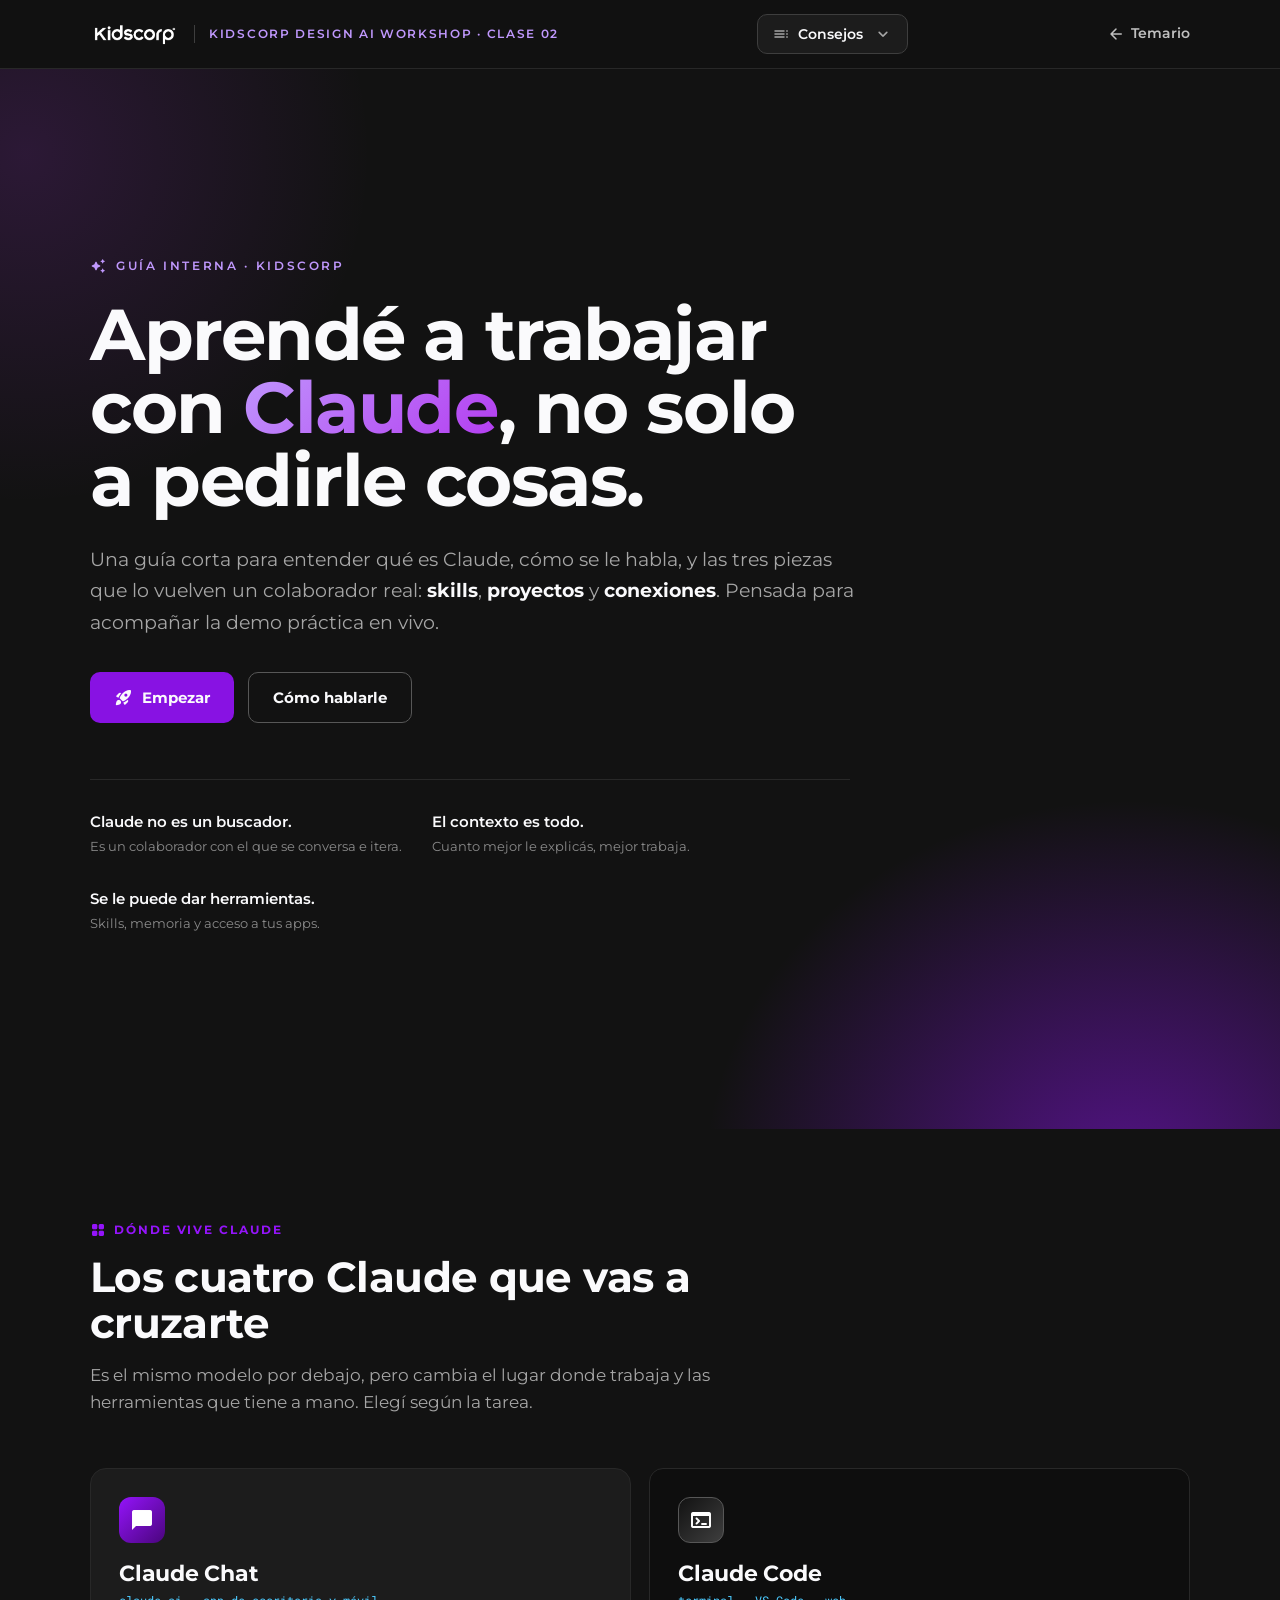
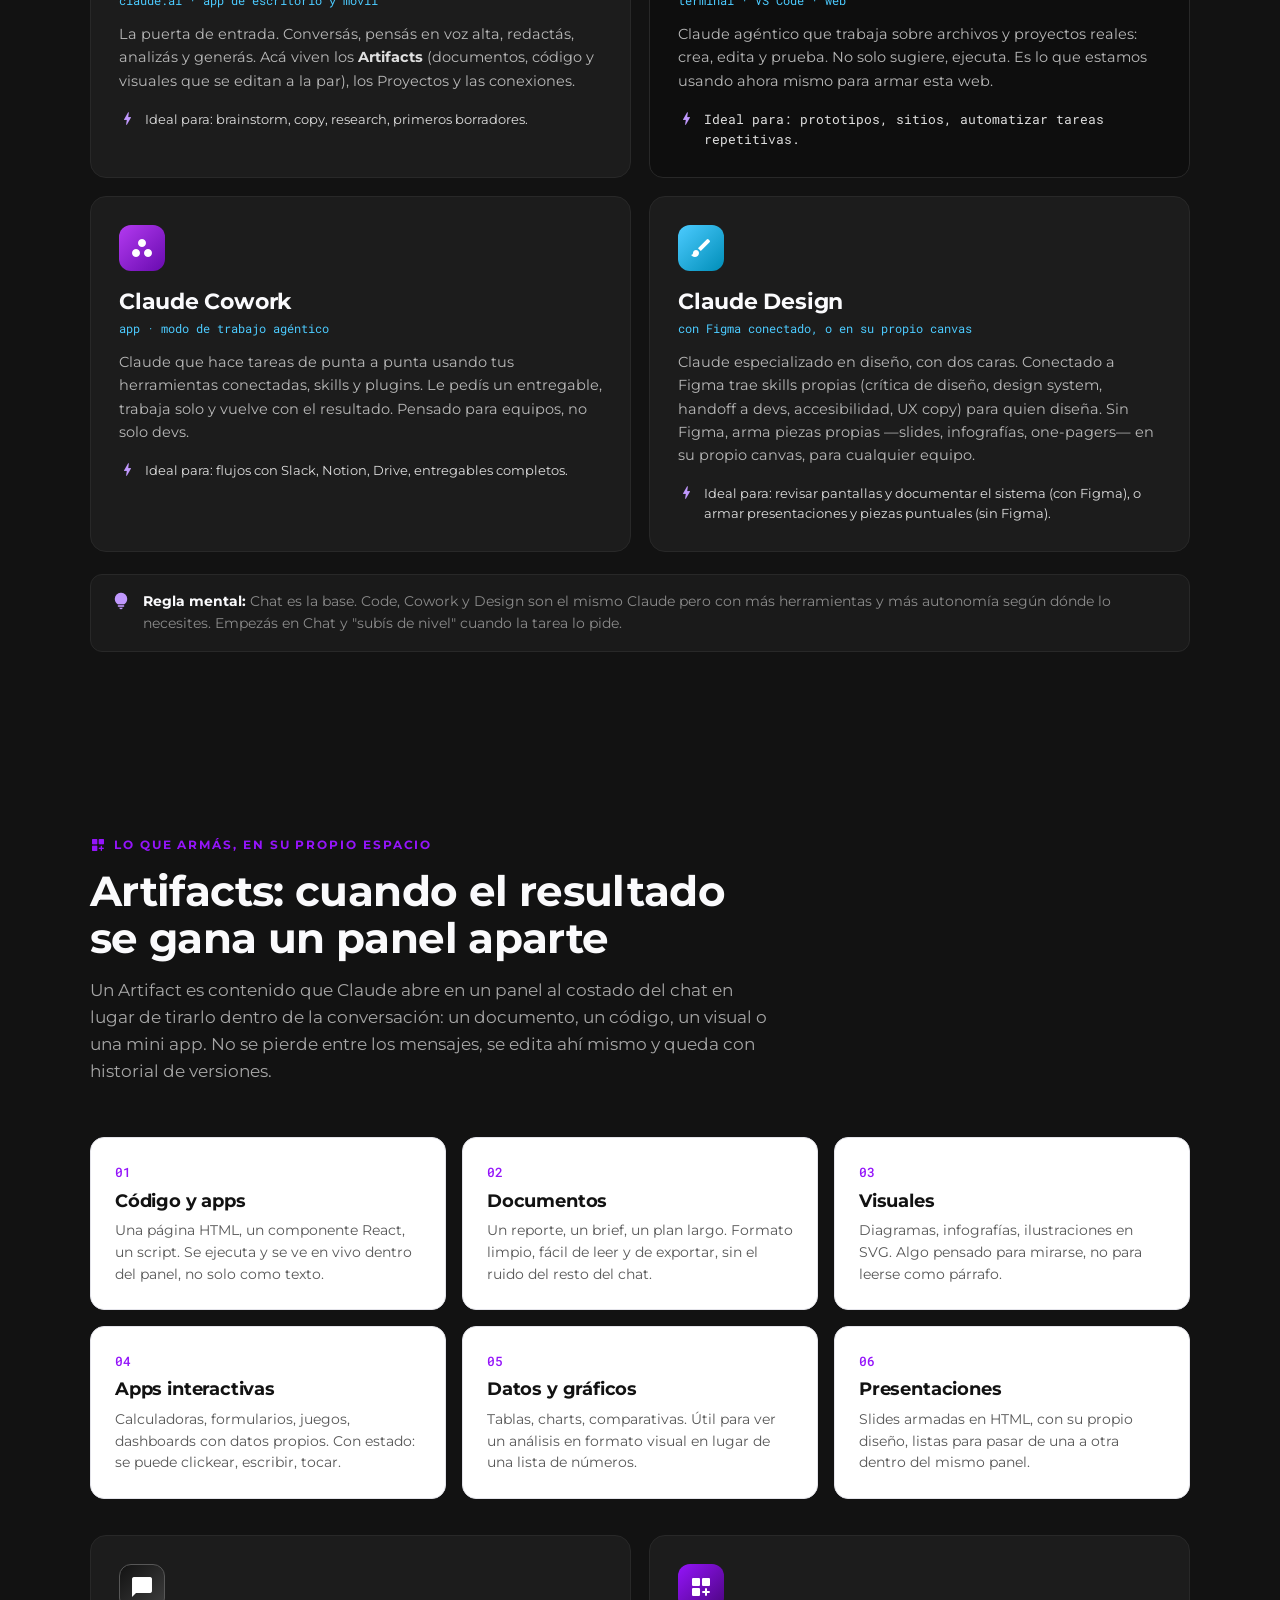
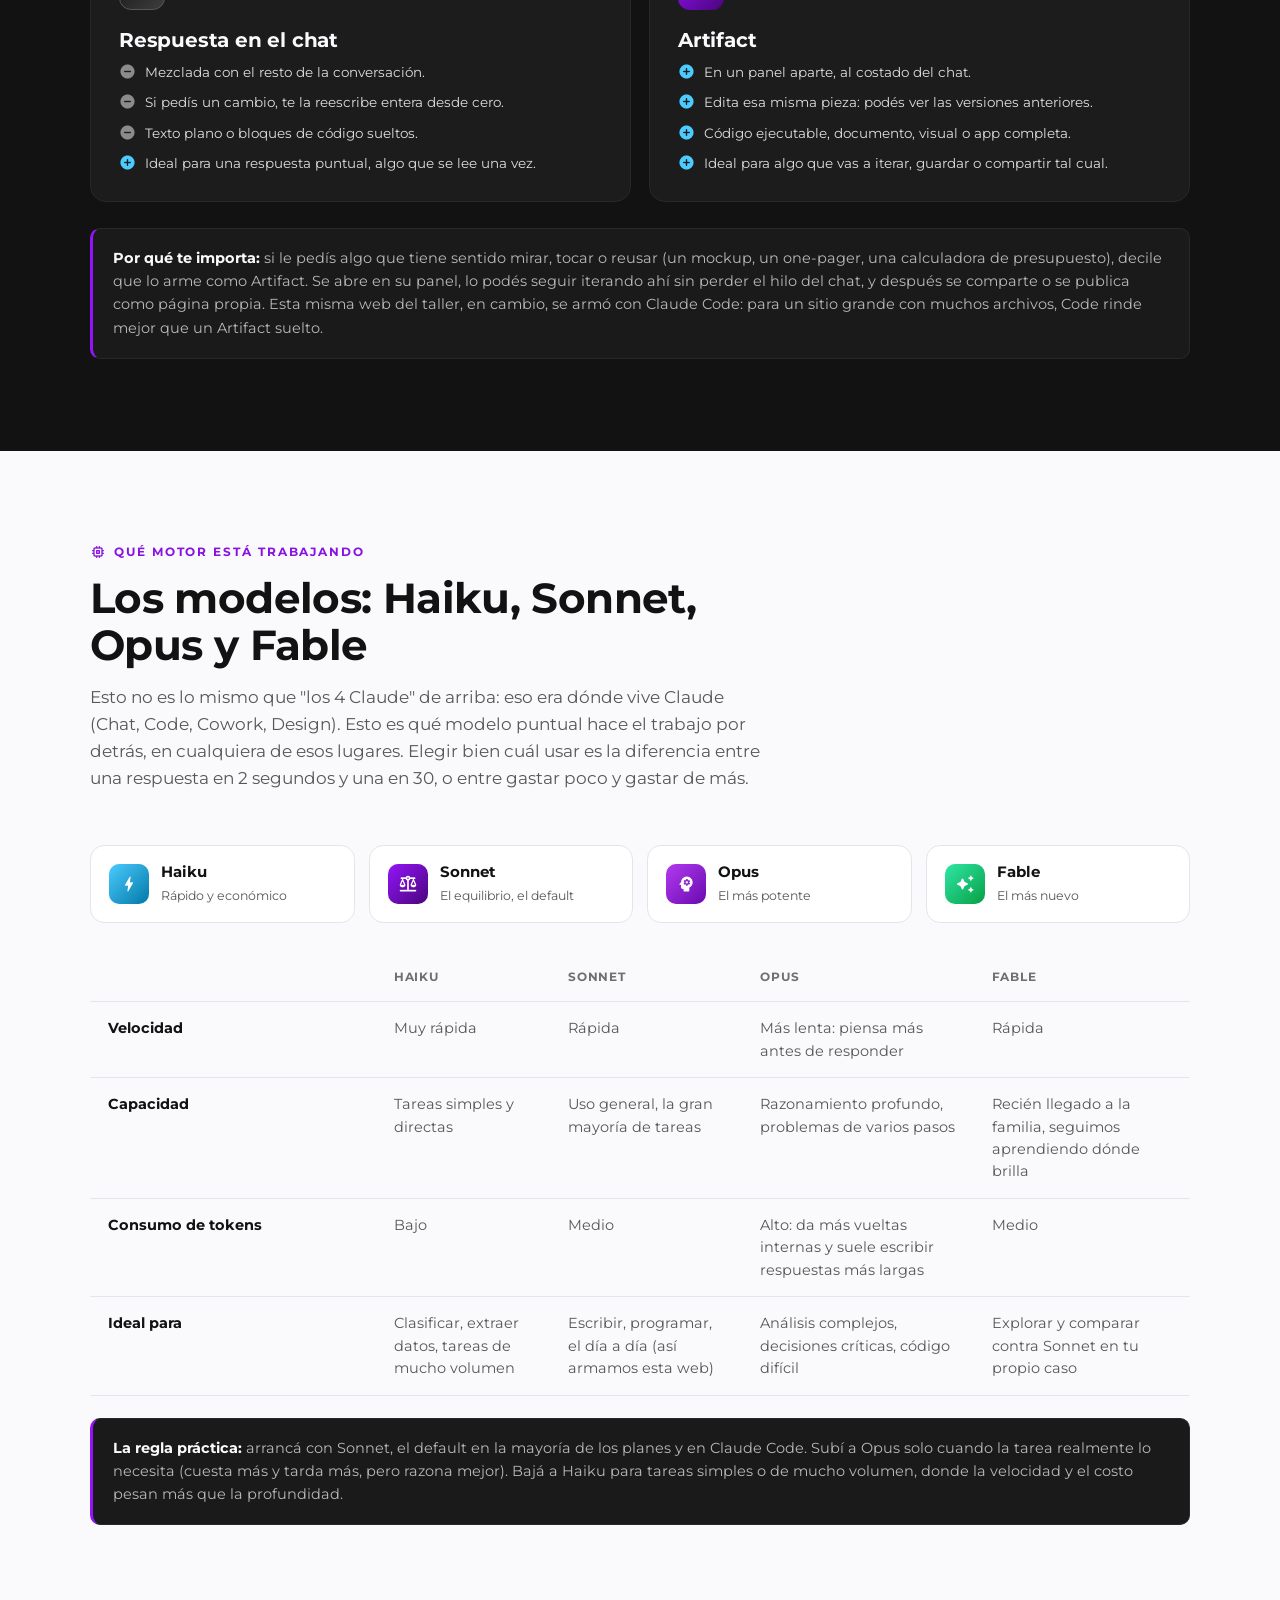
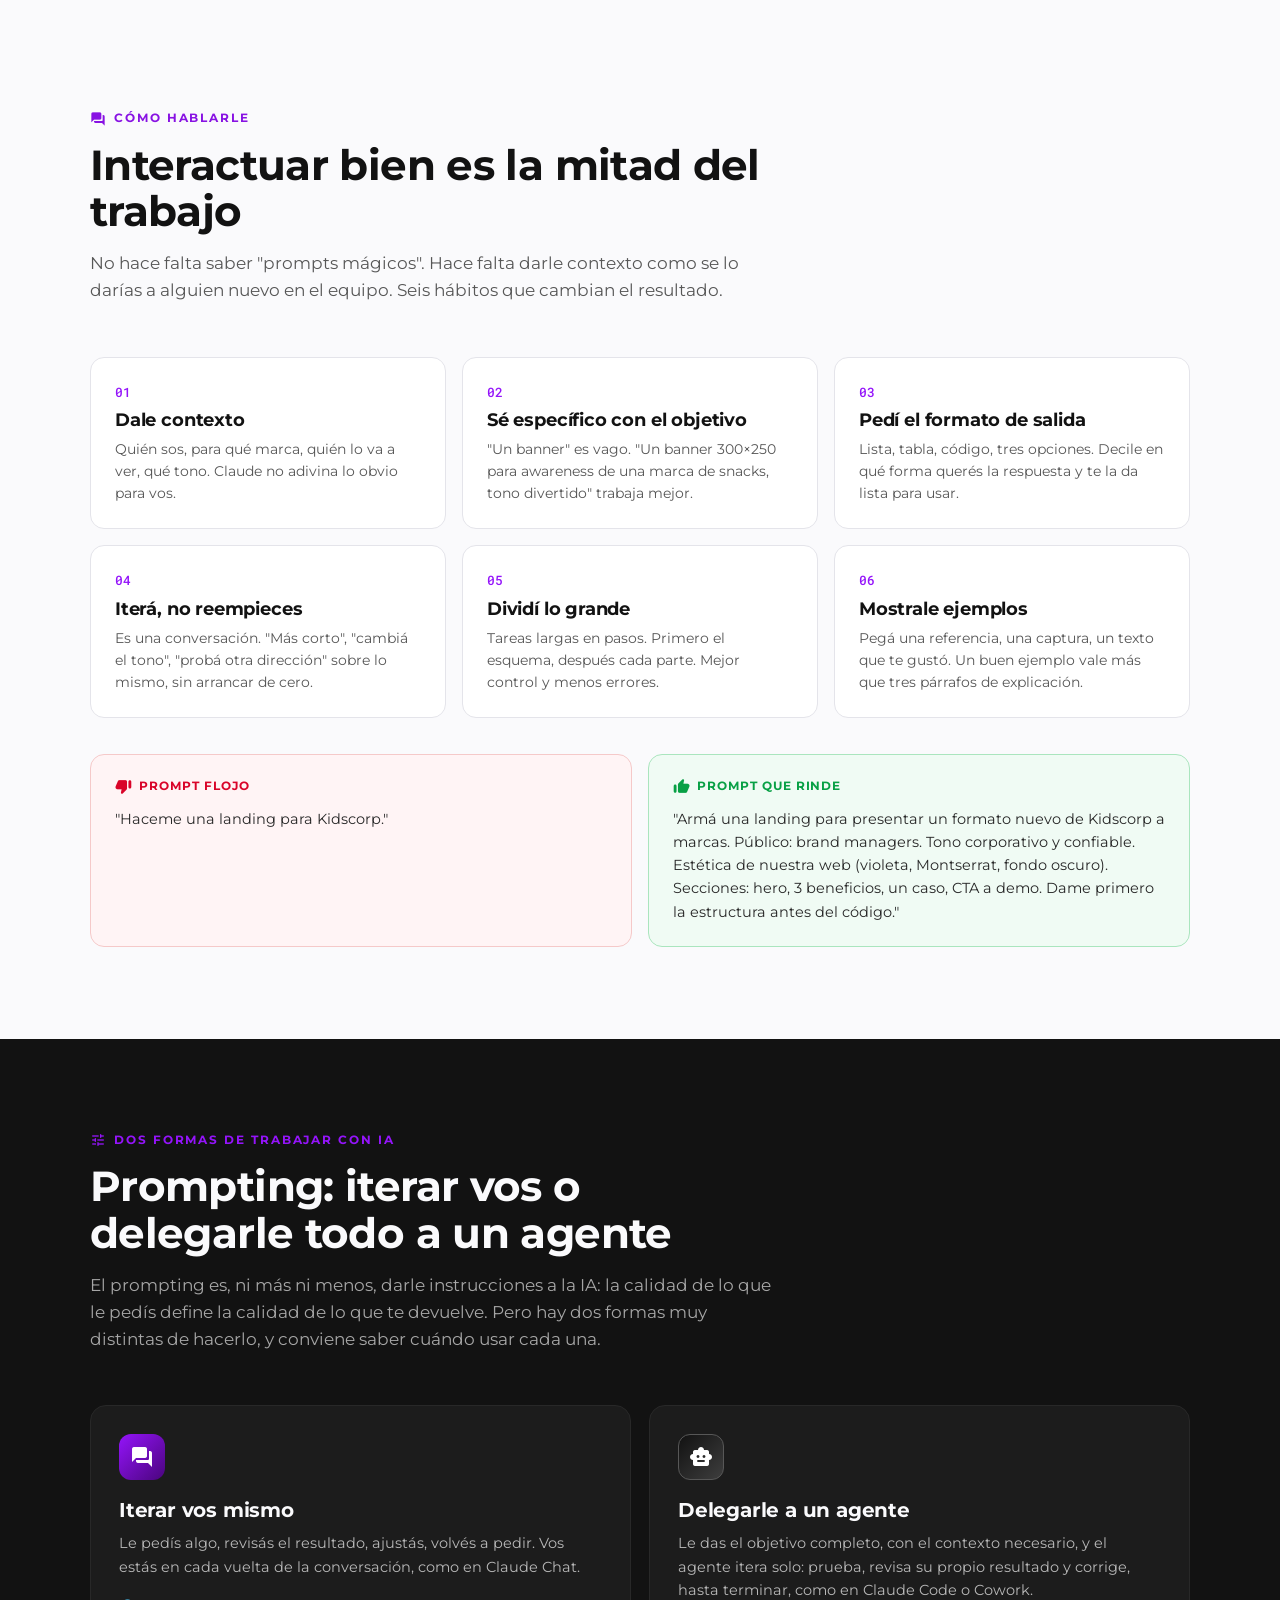
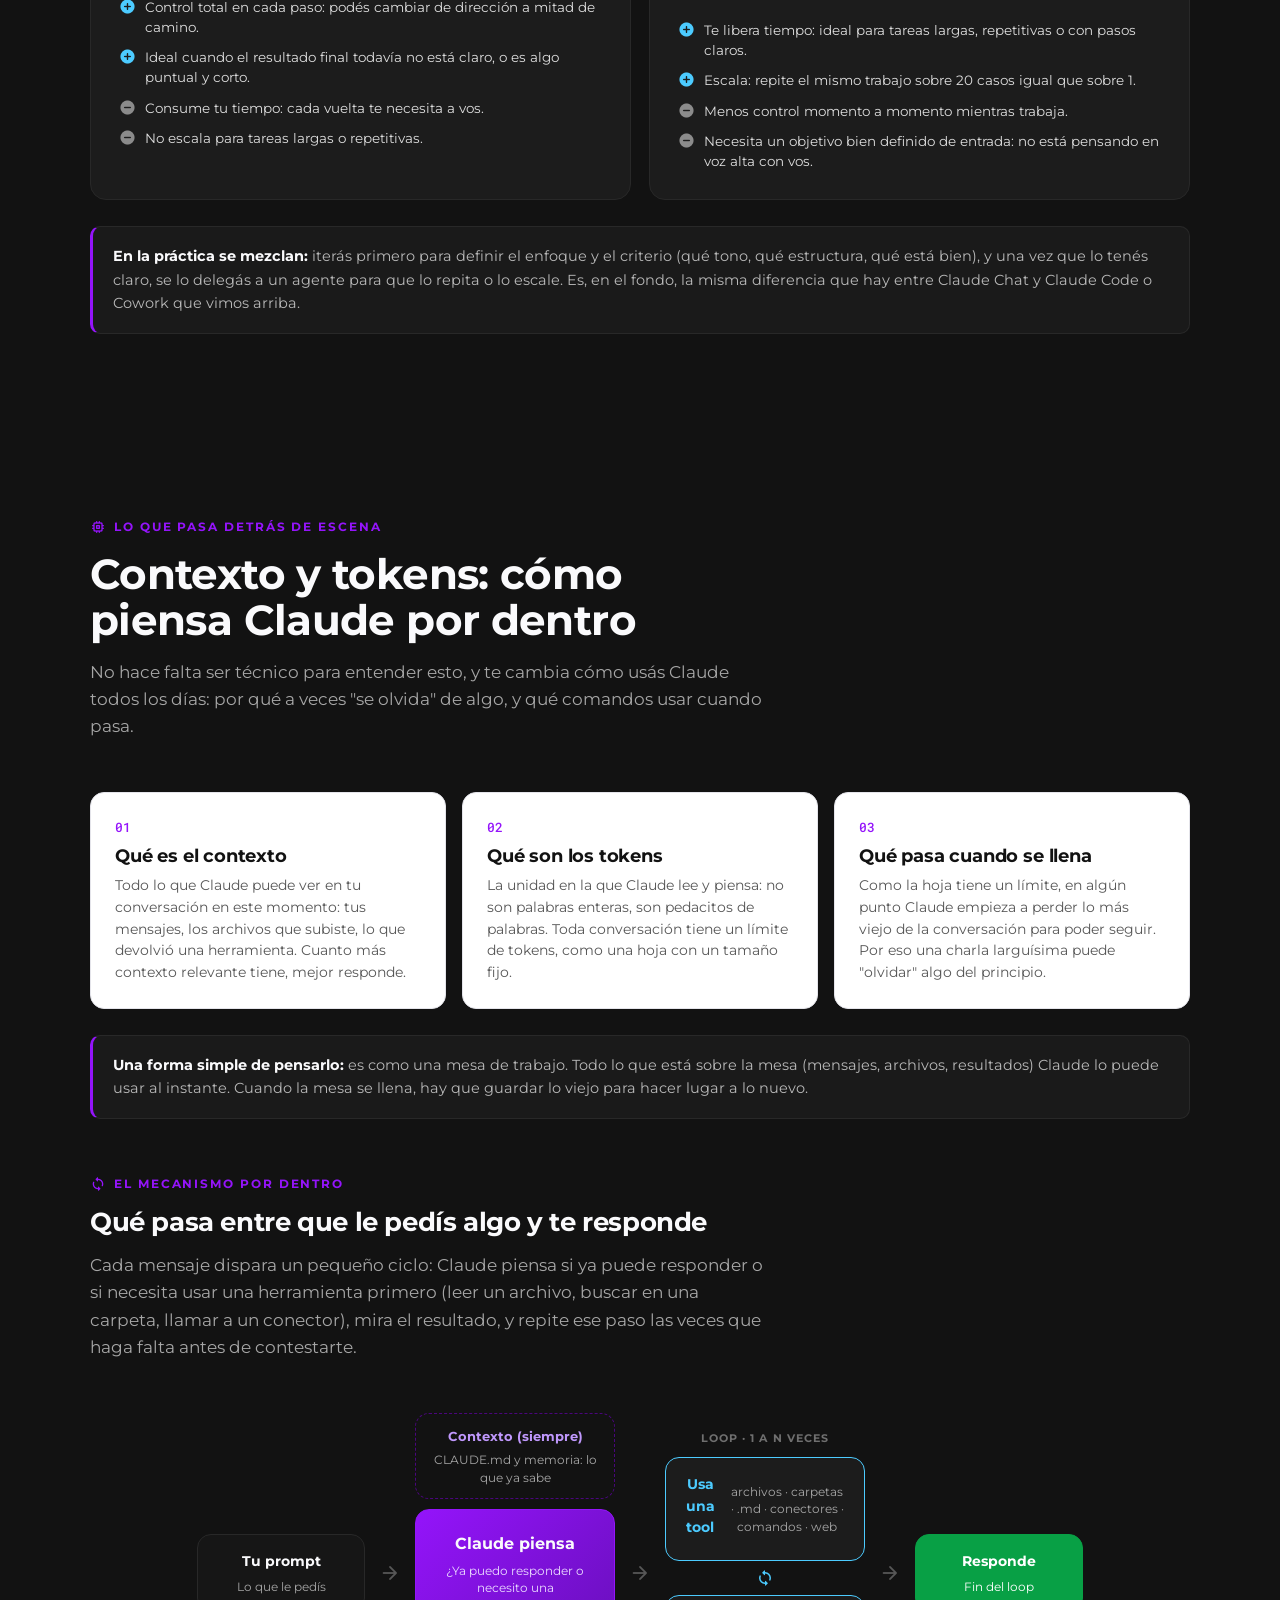
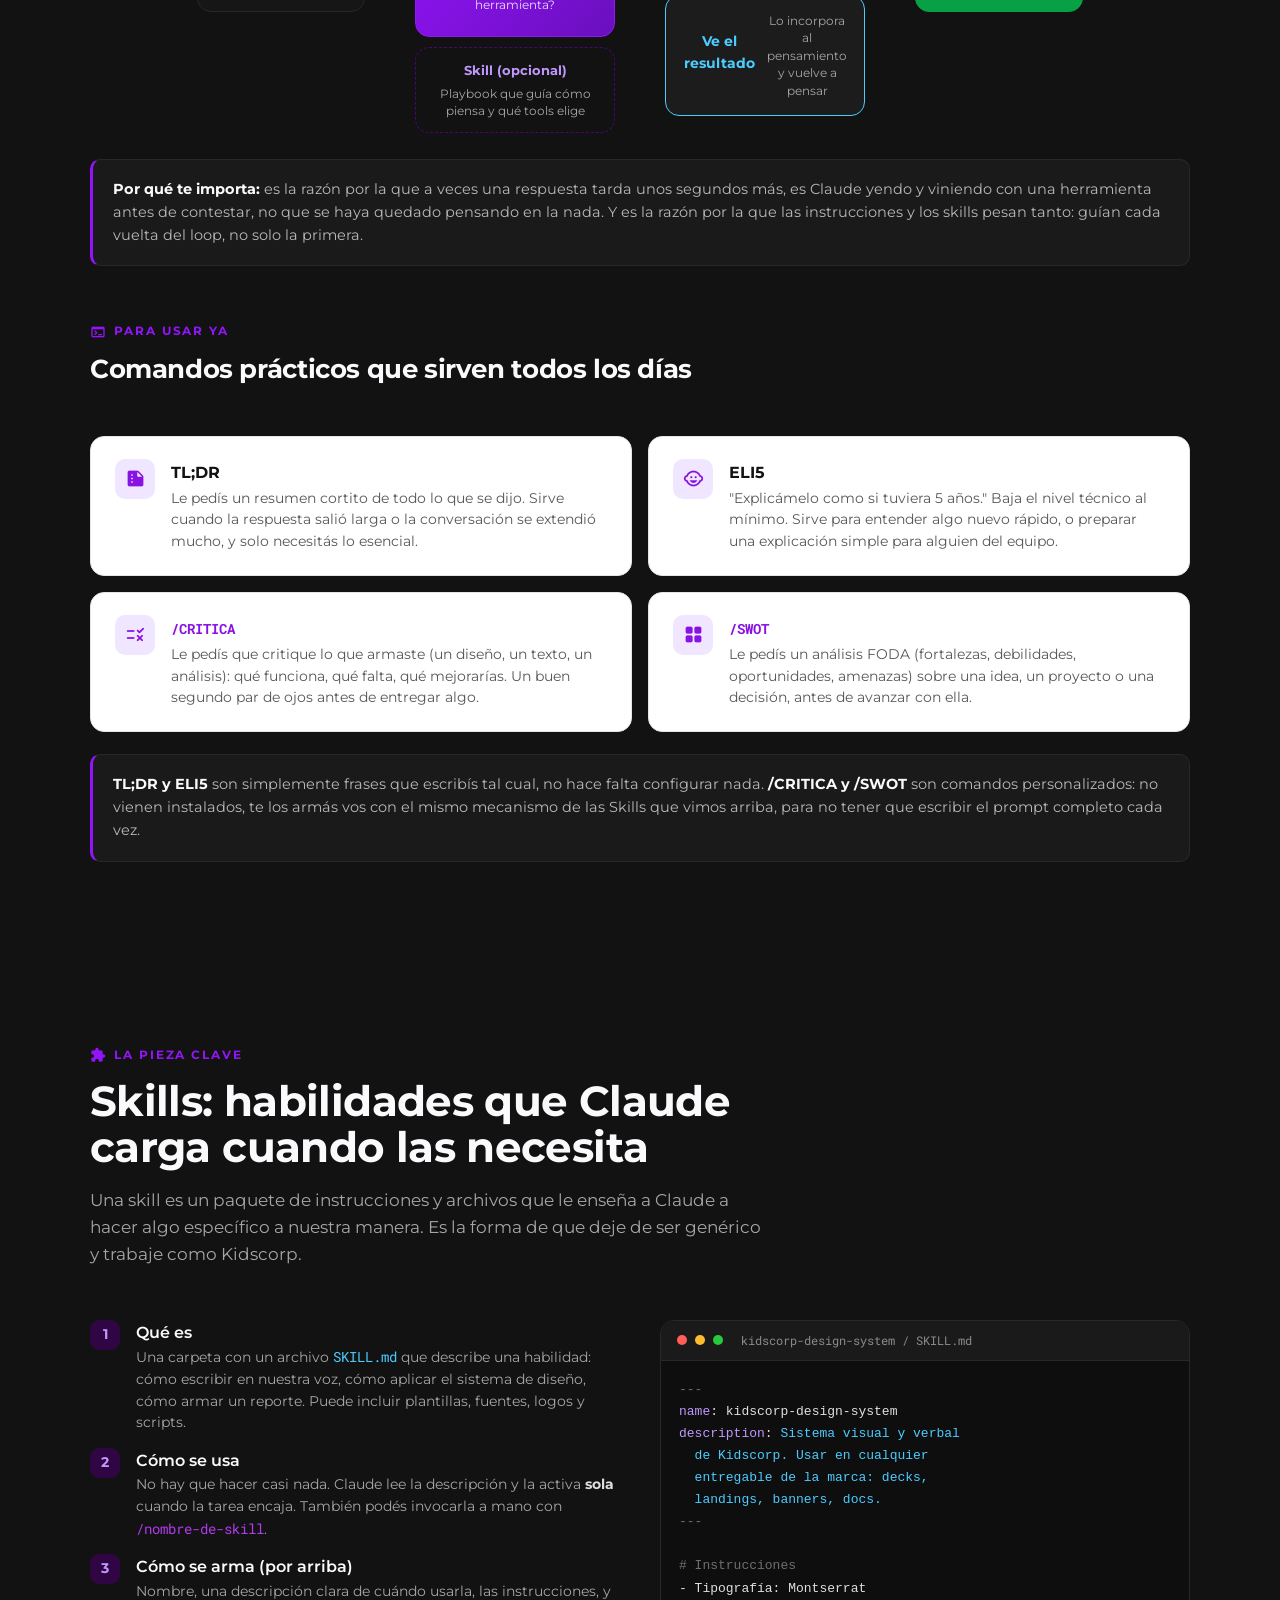
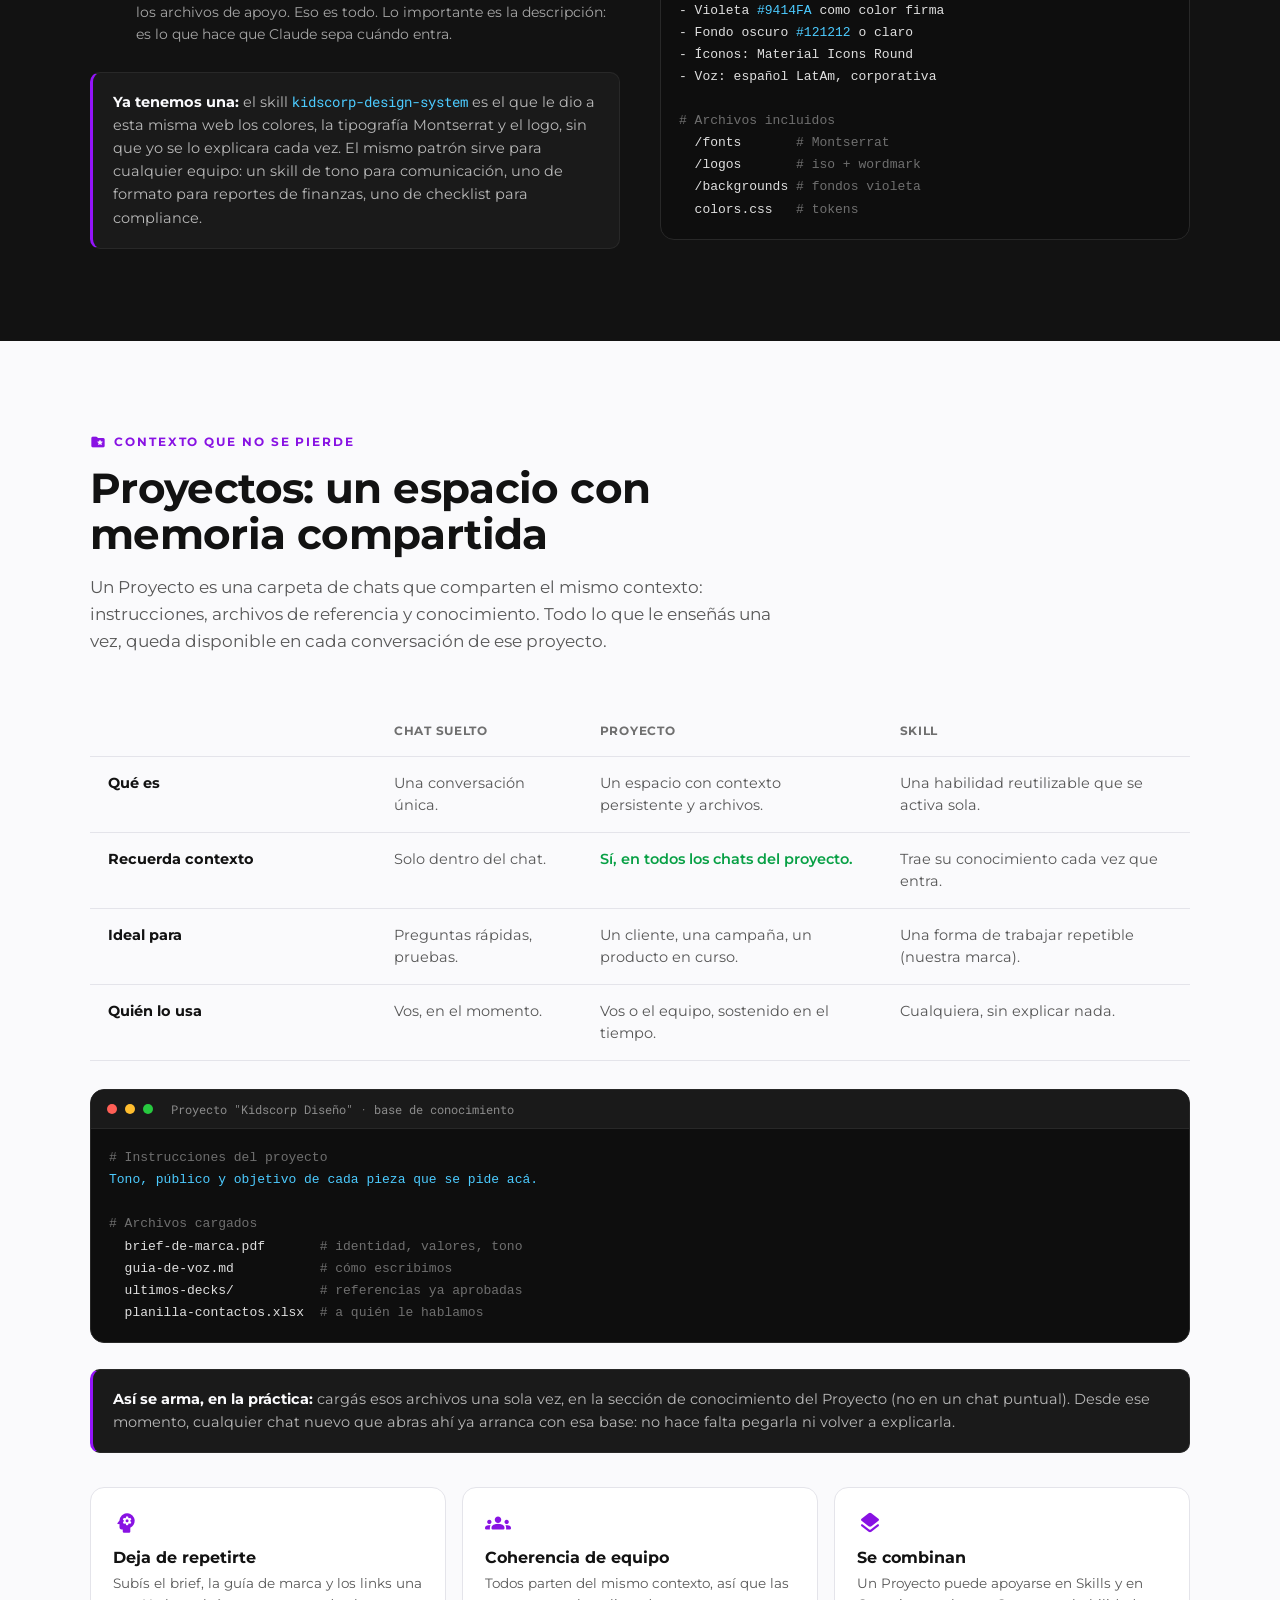
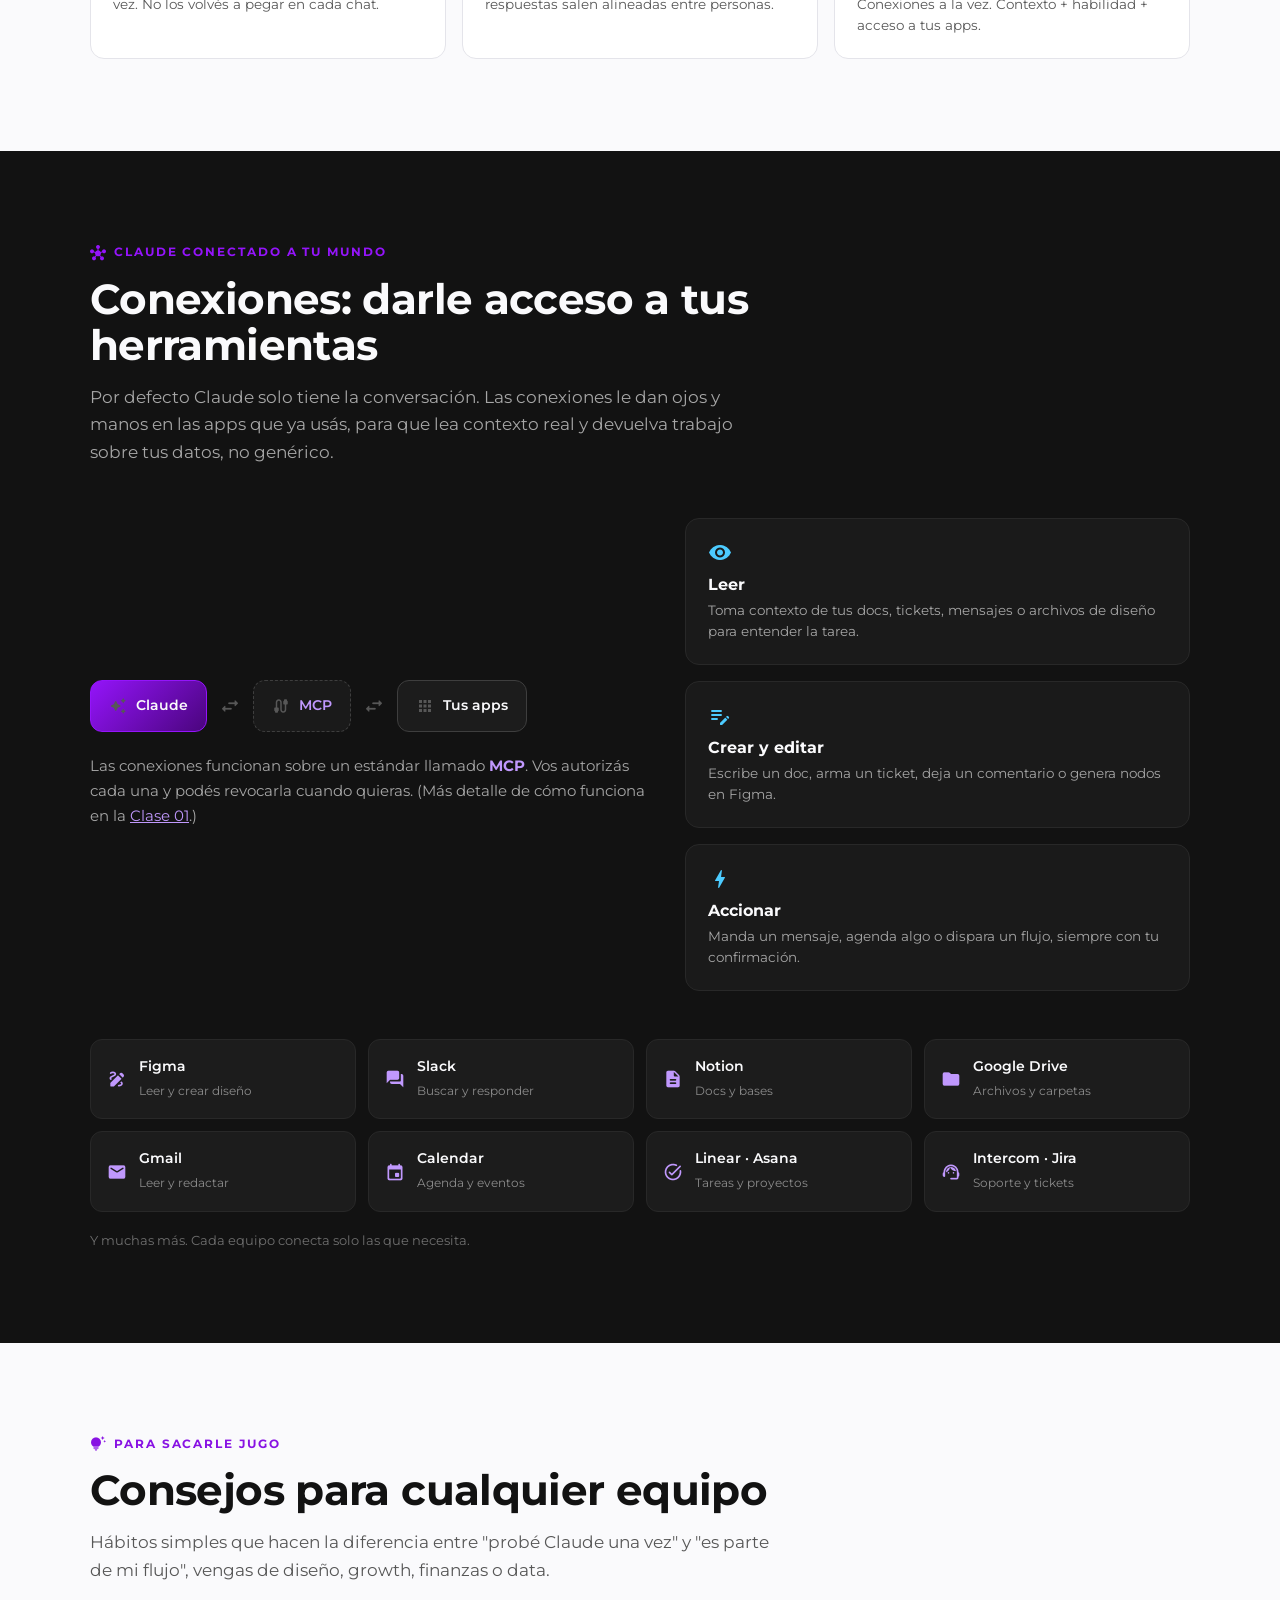
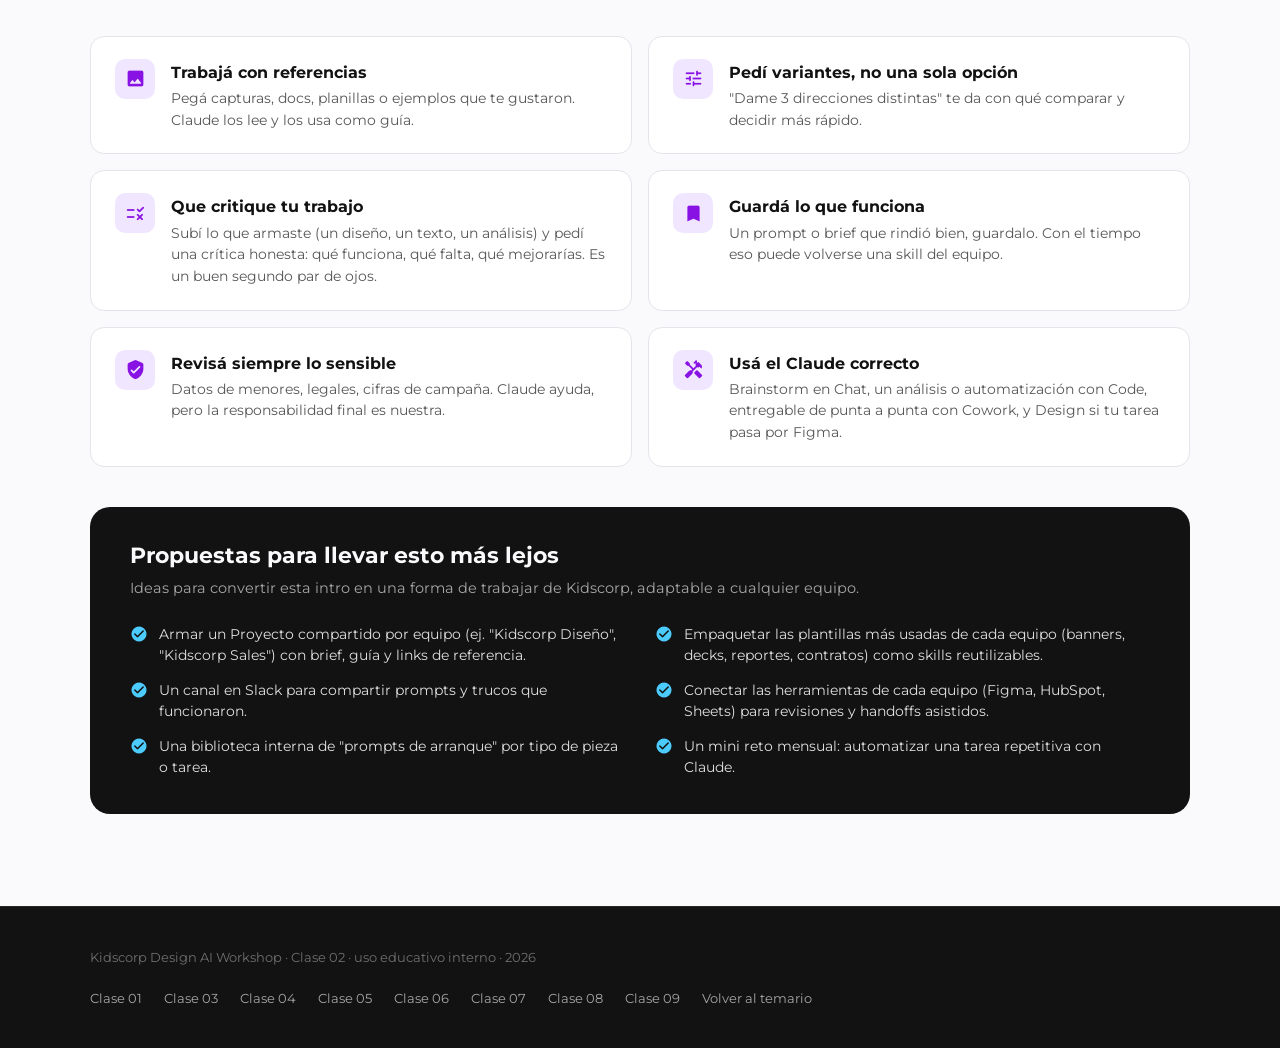
<file: clase-02/index.html>
<!DOCTYPE html>
<html lang="es">
<head>
<meta charset="UTF-8">
<meta name="viewport" content="width=device-width, initial-scale=1.0">
<title>Clase 02 · Los 4 Claude: skills, proyectos y conexiones</title>
<link rel="stylesheet" href="assets/colors_and_type.css">
<link href="https://fonts.googleapis.com/icon?family=Material+Icons+Round" rel="stylesheet">
<style>
  * { box-sizing: border-box; }
  html { scroll-behavior: smooth; }
  html, body {
    margin: 0; padding: 0;
    background: #121212;
    color: #FAFAFC;
    font-family: var(--kc-font-body);
    line-height: 1.55;
    -webkit-font-smoothing: antialiased;
  }
  img { max-width: 100%; display: block; }
  a { color: inherit; }
  .material-icons-round { font-family: 'Material Icons Round'; font-weight: normal; font-style: normal; line-height: 1; }
  .wrap { max-width: 1180px; margin: 0 auto; padding: 0 40px; }
  ::selection { background: #9414FA; color: #fff; }

  /* ── TOPPER ─────────────────────────────────────────── */
  .topper {
    position: sticky; top: 0; z-index: 50;
    background: rgba(18,18,18,0.82);
    backdrop-filter: blur(14px);
    border-bottom: 1px solid #282828;
    box-shadow: 0 0 0 rgba(0,0,0,0);
    transition: box-shadow 220ms cubic-bezier(0.2,0.8,0.2,1);
  }
  .topper.scrolled { box-shadow: 0 8px 26px rgba(0,0,0,0.35); }
  .scroll-progress {
    position: fixed; top: 0; left: 0; height: 2.5px; width: 0%; z-index: 200;
    background: linear-gradient(90deg, #9414FA, #B33AF0);
    transition: width 100ms linear;
  }
  .topper .bar {
    max-width: 1180px; margin: 0 auto; padding: 14px 40px;
    display: flex; align-items: center; justify-content: space-between; gap: 24px;
  }
  .topper .brand { display: flex; align-items: center; gap: 14px; }
  .topper .brand img { height: 22px; }
  .topper .brand .tag {
    font-size: 12px; font-weight: 600; letter-spacing: 0.14em; text-transform: uppercase;
    color: #C098FD; border-left: 1px solid #3E3E3E; padding-left: 14px;
  }
  /* Table-of-contents dropdown (replaces the old link row) */
  .toc { position: relative; flex: 1 1 auto; min-width: 0; display: flex; justify-content: center; }
  .toc-btn {
    display: flex; align-items: center; gap: 8px;
    background: #1C1C1C; border: 1px solid #3E3E3E; border-radius: 10px;
    padding: 9px 14px; font-family: inherit; font-size: 14px; font-weight: 600; color: #FAFAFC;
    cursor: pointer; transition: border-color 180ms, background 180ms; max-width: 100%;
  }
  .toc-btn .material-icons-round { font-size: 18px; color: #A6A6A6; flex: none; }
  .toc-btn .toc-label { overflow: hidden; text-overflow: ellipsis; white-space: nowrap; }
  .toc-btn .toc-chev { font-size: 20px; margin-left: 2px; transition: transform 220ms cubic-bezier(0.2,0.8,0.2,1); }
  .toc-btn:hover, .toc.open .toc-btn { border-color: #9414FA; }
  .toc.open .toc-btn .toc-chev { transform: rotate(180deg); }
  .toc-menu {
    position: absolute; top: calc(100% + 10px); left: 50%; transform: translate(-50%, -8px);
    min-width: 240px; background: #191919; border: 1px solid #282828; border-radius: 14px;
    padding: 8px; box-shadow: 0 20px 50px rgba(0,0,0,0.5);
    display: flex; flex-direction: column; gap: 2px;
    opacity: 0; visibility: hidden;
    transition: opacity 200ms cubic-bezier(0.2,0.8,0.2,1), transform 200ms cubic-bezier(0.2,0.8,0.2,1), visibility 200ms;
    z-index: 150;
  }
  .toc.open .toc-menu { opacity: 1; visibility: visible; transform: translate(-50%, 0); }
  .toc-menu a {
    display: block; padding: 10px 12px; border-radius: 8px; font-size: 13.5px; font-weight: 500;
    color: #A6A6A6; text-decoration: none; transition: background 150ms, color 150ms;
  }
  .toc-menu a:hover { background: rgba(255,255,255,0.06); color: #FAFAFC; }
  .toc-menu a.active { color: #FAFAFC; background: rgba(148,20,250,0.16); font-weight: 700; }
  @media (max-width: 640px) { .toc-btn .toc-label { max-width: 110px; } }

  /* ── HERO ───────────────────────────────────────────── */
  .hero { position: relative; overflow: hidden; isolation: isolate; }
  .hero::before {
    content: ""; position: absolute; inset: 0; z-index: -1;
    background:
      radial-gradient(ellipse 55% 60% at 88% 105%, rgba(148,20,250,0.50), transparent 60%),
      radial-gradient(ellipse 45% 55% at 2% 8%, rgba(179,58,240,0.16), transparent 60%);
  }
  .hero .wrap { padding-top: 96px; padding-bottom: 104px; }
  .eyebrow {
    font-size: 12px; letter-spacing: 0.22em; text-transform: uppercase;
    color: #C098FD; font-weight: 600; margin-bottom: 22px;
    display: inline-flex; align-items: center; gap: 10px;
  }
  .eyebrow .material-icons-round { font-size: 16px; }
  .hero h1 {
    font-weight: 700; font-size: clamp(40px, 6vw, 72px); line-height: 1.02;
    letter-spacing: -0.02em; margin: 0; max-width: 15ch;
  }
  .hero h1 .gr { background: linear-gradient(135deg, #C098FD, #B33AF0); -webkit-background-clip: text; -webkit-text-fill-color: transparent; background-clip: text; }
  .hero .lead { font-size: 19px; line-height: 1.65; color: #A6A6A6; max-width: 60ch; margin: 26px 0 34px; }
  .cta-row { display: flex; gap: 14px; flex-wrap: wrap; }
  .btn {
    font-family: inherit; font-weight: 700; font-size: 15px; cursor: pointer;
    border-radius: 10px; padding: 13px 24px; border: none; text-decoration: none;
    display: inline-flex; align-items: center; gap: 9px; transition: background 150ms, border-color 150ms, transform 150ms;
  }
  .btn .material-icons-round { font-size: 19px; }
  .btn-primary { background: #8812E3; color: #FAFAFC; }
  .btn-primary:hover { background: #9414FA; }
  .btn-ghost { background: transparent; color: #FAFAFC; border: 1.5px solid #575757; }
  .btn-ghost:hover { border-color: #FAFAFC; }
  .hero .quick {
    display: flex; gap: 30px; flex-wrap: wrap; margin-top: 56px;
    padding-top: 30px; border-top: 1px solid #282828; max-width: 760px;
  }
  .hero .quick div { font-size: 13px; color: #8B8B8B; }
  .hero .quick b { display: block; color: #FAFAFC; font-size: 15px; font-weight: 600; margin-bottom: 3px; }

  /* ── SECTION SCAFFOLD ───────────────────────────────── */
  section { padding: 92px 0; }
  section.light { background: #FAFAFC; color: #121212; }
  .sec-head { max-width: 62ch; margin-bottom: 52px; }
  .kicker {
    font-size: 12px; letter-spacing: 0.16em; text-transform: uppercase; font-weight: 700;
    color: #9414FA; margin-bottom: 14px; display: flex; align-items: center; gap: 8px;
  }
  section.light .kicker { color: #8812E3; }
  .sec-head h2 { font-size: clamp(28px, 4vw, 42px); font-weight: 700; letter-spacing: -0.015em; line-height: 1.1; margin: 0 0 16px; }
  .sec-head p { font-size: 17px; line-height: 1.6; color: #A6A6A6; margin: 0; }
  section.light .sec-head p { color: #575757; }

  /* ── THE FOUR CLAUDES ───────────────────────────────── */
  .four { display: grid; grid-template-columns: repeat(2, 1fr); gap: 18px; }
  @media (max-width: 760px) { .four { grid-template-columns: 1fr; } }
  .cc {
    background: #1C1C1C; border: 1px solid #282828; border-radius: 16px; padding: 28px;
    transition: transform 160ms cubic-bezier(.2,.8,.2,1), border-color 160ms;
  }
  .cc:hover { transform: translateY(-3px); border-color: #4A057D; }
  .cc .ic {
    width: 46px; height: 46px; border-radius: 12px; display: grid; place-items: center;
    margin-bottom: 18px;
  }
  .cc .ic .material-icons-round { font-size: 24px; color: #fff; }
  .cc.chat  .ic { background: linear-gradient(135deg, #9414FA, #4A057D); }
  .cc.code  .ic { background: linear-gradient(135deg, #121212, #3E3E3E); border: 1px solid #575757; }
  .cc.cowork .ic { background: linear-gradient(135deg, #B33AF0, #680BAF); }
  .cc.design .ic { background: linear-gradient(135deg, #4CCBFF, #008EB8); }
  .cc h3 { font-size: 22px; font-weight: 700; margin: 0 0 3px; letter-spacing: -0.01em; }
  .cc .where { font-size: 12px; color: #4CCBFF; font-family: var(--kc-font-mono); margin-bottom: 14px; }
  .cc p { font-size: 14.5px; color: #B8B8B8; margin: 0 0 16px; line-height: 1.6; }
  .cc .use { font-size: 13px; color: #DFDFDF; display: flex; gap: 9px; align-items: flex-start; }
  .cc .use .material-icons-round { font-size: 17px; color: #C098FD; margin-top: 1px; }
  .four-note {
    margin-top: 22px; font-size: 14px; color: #8B8B8B; background: #1A1A1A; border: 1px solid #282828;
    border-radius: 12px; padding: 16px 20px; display: flex; gap: 12px; align-items: flex-start;
  }
  .four-note .material-icons-round { color: #C098FD; font-size: 20px; }

  /* ── PRINCIPLES ─────────────────────────────────────── */
  .princ { display: grid; grid-template-columns: repeat(3, 1fr); gap: 16px; }
  @media (max-width: 820px) { .princ { grid-template-columns: 1fr; } }
  .pcard { background: #fff; border: 1px solid #E4E4EA; border-radius: 14px; padding: 24px; }
  .pcard .n { font-family: var(--kc-font-mono); font-size: 13px; color: #9414FA; font-weight: 500; }
  .pcard h4 { font-size: 18px; font-weight: 700; margin: 8px 0 8px; letter-spacing: -0.01em; color: #121212; }
  .pcard p { font-size: 14px; color: #575757; margin: 0; line-height: 1.55; }

  .compare { display: grid; grid-template-columns: 1fr 1fr; gap: 16px; margin-top: 36px; }
  @media (max-width: 720px) { .compare { grid-template-columns: 1fr; } }
  .cbox { border-radius: 14px; padding: 22px 24px; }
  .cbox .lbl { font-size: 12px; font-weight: 700; letter-spacing: 0.08em; text-transform: uppercase; display: flex; align-items: center; gap: 7px; margin-bottom: 12px; }
  .cbox.bad { background: #FFF4F5; border: 1px solid #F5C9C9; }
  .cbox.bad .lbl { color: #D90429; }
  .cbox.good { background: #F0FBF4; border: 1px solid #AAE5BE; }
  .cbox.good .lbl { color: #08A045; }
  .cbox p { font-size: 14.5px; line-height: 1.6; margin: 0; color: #282828; }
  .cbox .material-icons-round { font-size: 17px; }

  /* ── ANATOMY (Skill) ────────────────────────────────── */
  .split { display: grid; grid-template-columns: 1fr 1fr; gap: 40px; align-items: start; }
  @media (max-width: 860px) { .split { grid-template-columns: 1fr; gap: 28px; } }
  .steps { display: flex; flex-direction: column; gap: 14px; }
  .step { display: flex; gap: 16px; align-items: flex-start; }
  .step .b { flex: none; width: 30px; height: 30px; border-radius: 9px; background: #2F0544; color: #C098FD; display: grid; place-items: center; font-weight: 700; font-size: 14px; }
  .step h4 { font-size: 16px; margin: 3px 0 4px; font-weight: 600; }
  .step p { font-size: 14px; color: #A6A6A6; margin: 0; line-height: 1.55; }

  .code {
    background: #0E0E0E; border: 1px solid #282828; border-radius: 14px; overflow: hidden;
    font-family: var(--kc-font-mono); font-size: 13px;
  }
  .code .top { background: #1A1A1A; border-bottom: 1px solid #282828; padding: 10px 16px; display: flex; align-items: center; gap: 8px; }
  .code .top .dot { width: 10px; height: 10px; border-radius: 50%; }
  .code .top .fn { margin-left: 10px; color: #8B8B8B; font-size: 12px; }
  .code pre { margin: 0; padding: 18px 18px; overflow-x: auto; line-height: 1.7; color: #DFDFDF; }
  .code .c-key { color: #C098FD; }
  .code .c-str { color: #4CCBFF; }
  .code .c-com { color: #6F6F6F; }
  .code .c-dir { color: #B33AF0; }

  .callbox { margin-top: 26px; background: #1A1A1A; border: 1px solid #282828; border-left: 3px solid #9414FA; border-radius: 10px; padding: 18px 20px; }
  .callbox b { color: #FAFAFC; }
  .callbox p { font-size: 14.5px; color: #B8B8B8; margin: 0; line-height: 1.6; }

  /* ── MODEL CHIPS (Haiku / Sonnet / Opus / Fable) ─────── */
  .modelchips { display: flex; gap: 14px; flex-wrap: wrap; margin-bottom: 30px; }
  .mchip { display: flex; align-items: center; gap: 12px; background: #fff; border: 1px solid #E4E4EA; border-radius: 14px; padding: 14px 18px; flex: 1 1 200px; }
  .mchip .ic { font-size: 20px; flex: none; width: 40px; height: 40px; border-radius: 10px; display: grid; place-items: center; color: #fff; }
  .mchip b { display: block; font-size: 15px; font-weight: 700; color: #121212; }
  .mchip span { font-size: 12.5px; color: #575757; }
  .mchip.haiku .ic { background: linear-gradient(135deg, #4CCBFF, #0079A6); }
  .mchip.sonnet .ic { background: linear-gradient(135deg, #9414FA, #4A057D); }
  .mchip.opus .ic { background: linear-gradient(135deg, #B33AF0, #680BAF); }
  .mchip.fable .ic { background: linear-gradient(135deg, #2FE6A6, #08A045); }

  /* ── TABLE (Projects) ───────────────────────────────── */
  .tbl { width: 100%; border-collapse: collapse; margin-top: 8px; font-size: 14.5px; }
  .tbl th, .tbl td { text-align: left; padding: 15px 18px; border-bottom: 1px solid #E4E4EA; vertical-align: top; }
  .tbl thead th { font-size: 12px; letter-spacing: 0.06em; text-transform: uppercase; color: #6F6F6F; font-weight: 700; }
  .tbl tbody th { font-weight: 700; color: #121212; width: 26%; }
  .tbl td { color: #575757; line-height: 1.55; }
  .tbl .yes { color: #08A045; font-weight: 600; }
  .adv { display: grid; grid-template-columns: repeat(3,1fr); gap: 16px; margin-top: 34px; }
  @media (max-width: 820px) { .adv { grid-template-columns: 1fr; } }
  .acard { background: #fff; border: 1px solid #E4E4EA; border-radius: 14px; padding: 22px; }
  .acard .material-icons-round { font-size: 26px; color: #8812E3; margin-bottom: 12px; }
  .acard h4 { font-size: 16px; font-weight: 700; margin: 0 0 6px; color: #121212; }
  .acard p { font-size: 13.5px; color: #575757; margin: 0; line-height: 1.55; }

  /* ── CONNECTIONS ────────────────────────────────────── */
  .conn-intro { display: grid; grid-template-columns: 1.1fr 1fr; gap: 40px; align-items: center; margin-bottom: 48px; }
  @media (max-width: 820px) { .conn-intro { grid-template-columns: 1fr; } }
  .flowchip { display: flex; align-items: center; gap: 12px; flex-wrap: wrap; }
  .chip { background: #1C1C1C; border: 1px solid #3E3E3E; border-radius: 12px; padding: 14px 18px; font-size: 14px; font-weight: 600; display: flex; align-items: center; gap: 9px; }
  .chip.claude { background: linear-gradient(135deg, #9414FA, #4A057D); border-color: #9414FA; }
  .chip.mcp { background: #1A1A1A; border-style: dashed; color: #C098FD; }
  .flowchip .material-icons-round { color: #575757; font-size: 22px; }
  .conns { display: grid; grid-template-columns: repeat(4, 1fr); gap: 12px; }
  @media (max-width: 900px) { .conns { grid-template-columns: repeat(2, 1fr); } }
  @media (max-width: 520px) { .conns { grid-template-columns: 1fr; } }
  .tool { background: #1C1C1C; border: 1px solid #282828; border-radius: 12px; padding: 16px; display: flex; align-items: center; gap: 12px; transition: border-color 150ms; }
  .tool:hover { border-color: #4A057D; }
  .tool .material-icons-round { font-size: 20px; color: #C098FD; }
  .tool b { font-size: 14px; font-weight: 600; display: block; }
  .tool span { font-size: 12px; color: #8B8B8B; }
  .conn-types { display: grid; grid-template-columns: repeat(3,1fr); gap: 16px; margin-top: 34px; }
  @media (max-width: 820px) { .conn-types { grid-template-columns: 1fr; } }
  .ct { background: #1A1A1A; border: 1px solid #282828; border-radius: 14px; padding: 22px; }
  .ct .material-icons-round { color: #4CCBFF; font-size: 24px; margin-bottom: 10px; }
  .ct h4 { font-size: 16px; margin: 0 0 6px; font-weight: 700; }
  .ct p { font-size: 13.5px; color: #A6A6A6; margin: 0; line-height: 1.55; }

  /* ── TIPS ───────────────────────────────────────────── */
  .tips { display: grid; grid-template-columns: repeat(2,1fr); gap: 16px; }
  @media (max-width: 760px) { .tips { grid-template-columns: 1fr; } }
  .tip { background: #fff; border: 1px solid #E4E4EA; border-radius: 14px; padding: 22px 24px; display: flex; gap: 16px; align-items: flex-start; }
  .tip .material-icons-round { flex: none; width: 40px; height: 40px; border-radius: 10px; background: #F0E6FF; color: #8812E3; display: grid; place-items: center; font-size: 21px; }
  .tip h4 { font-size: 16px; font-weight: 700; margin: 4px 0 6px; color: #121212; }
  .tip p { font-size: 14px; color: #575757; margin: 0; line-height: 1.55; }

  .roadmap { margin-top: 40px; background: #121212; border-radius: 20px; padding: 36px 40px; }
  .roadmap h3 { color: #FAFAFC; font-size: 22px; margin: 0 0 8px; font-weight: 700; }
  .roadmap .sub { color: #A6A6A6; font-size: 14.5px; margin: 0 0 24px; }
  .rlist { display: grid; grid-template-columns: repeat(2,1fr); gap: 14px 30px; }
  @media (max-width: 720px) { .rlist { grid-template-columns: 1fr; } }
  .rlist div { display: flex; gap: 11px; align-items: flex-start; color: #DFDFDF; font-size: 14px; line-height: 1.5; }
  .rlist .material-icons-round { color: #4CCBFF; font-size: 18px; margin-top: 1px; }

  /* ── FOOTER (compartido en todo el taller) ───────────── */
  footer { border-top: 1px solid #282828; padding: 40px 0; }
  footer .row { display: flex; justify-content: space-between; align-items: center; gap: 20px; flex-wrap: wrap; }
  footer p { font-size: 13px; color: #6F6F6F; margin: 0; }
  footer .fnav { display: flex; gap: 22px; font-size: 13px; flex-wrap: wrap; }
  footer .fnav a { color: #A6A6A6; text-decoration: none; }
  footer .fnav a:hover { color: #FAFAFC; }

  /* reveal */
  .rv { opacity: 0; transform: translateY(16px); transition: opacity 500ms ease, transform 500ms cubic-bezier(.2,.8,.2,1); }
  .rv.in { opacity: 1; transform: none; }

  /* ── MODES (iterar vs delegar) ───────────────────────── */
  .modes { display: grid; grid-template-columns: repeat(2, 1fr); gap: 18px; }
  @media (max-width: 760px) { .modes { grid-template-columns: 1fr; } }
  .mode-card { background: #1C1C1C; border: 1px solid #282828; border-radius: 16px; padding: 28px; }
  .mode-card .mic { width: 46px; height: 46px; border-radius: 12px; display: grid; place-items: center; margin-bottom: 18px; background: linear-gradient(135deg, #9414FA, #4A057D); }
  .mode-card .mic.dark { background: linear-gradient(135deg, #121212, #3E3E3E); border: 1px solid #575757; }
  .mode-card .mic .material-icons-round { font-size: 24px; color: #fff; }
  .mode-card h4 { font-size: 20px; font-weight: 700; margin: 0 0 10px; letter-spacing: -0.01em; }
  .mode-card > p { font-size: 14.5px; color: #B8B8B8; margin: 0 0 18px; line-height: 1.6; }
  .proscons { display: flex; flex-direction: column; gap: 10px; }
  .pc { display: flex; gap: 9px; align-items: flex-start; font-size: 13.5px; line-height: 1.5; color: #DFDFDF; }
  .pc .material-icons-round { font-size: 17px; margin-top: 1px; flex: none; }
  .pc.good .material-icons-round { color: #4CCBFF; }
  .pc.bad .material-icons-round { color: #8B8B8B; }

  /* ── LOOP DIAGRAM (solicitud → respuesta) ────────────── */
  .loopdiagram { margin-top: 40px; }
  .loop-main-row { display: flex; align-items: center; justify-content: center; gap: 14px; flex-wrap: wrap; }
  .loop-arrow { color: #575757; font-size: 22px; flex: none; }
  .loop-node { background: #1C1C1C; border: 1px solid #282828; border-radius: 14px; padding: 16px 18px; text-align: center; width: 168px; }
  .loop-node b { display: block; font-size: 14px; font-weight: 700; color: #FAFAFC; margin-bottom: 5px; }
  .loop-node span { font-size: 12px; color: #A6A6A6; line-height: 1.45; display: block; }
  .loop-node.start { background: #161616; }
  .loop-node.dashed { border-style: dashed; border-color: #4A057D; background: transparent; width: 200px; padding: 12px 16px; }
  .loop-node.dashed b { color: #C098FD; font-size: 13px; }
  .loop-node.main { background: linear-gradient(135deg, #9414FA, #6A0FBE); border-color: #9414FA; width: 200px; padding: 22px 20px; }
  .loop-node.main b { font-size: 16px; }
  .loop-node.main span { color: #EBDBFF; }
  .loop-node.tool { border-color: #4CCBFF; width: 200px; }
  .loop-node.tool b { color: #4CCBFF; }
  .loop-node.done { background: #08A045; border-color: #08A045; }
  .loop-node.done b, .loop-node.done span { color: #fff; }
  .loop-center { display: flex; flex-direction: column; align-items: center; gap: 10px; }
  .loop-tool-col { display: flex; flex-direction: column; align-items: center; gap: 8px; }
  .loop-tag { font-size: 11px; letter-spacing: 0.1em; text-transform: uppercase; color: #6F6F6F; font-weight: 700; margin-bottom: 2px; }
  .loop-sync { color: #4CCBFF; font-size: 18px; }
  @media (max-width: 1040px) { .loop-main-row { flex-direction: column; } .loop-arrow { transform: rotate(90deg); } }
</style>
</head>
<body>

<div class="scroll-progress"></div>
<header class="topper">
  <div class="bar">
    <div class="brand">
      <img src="assets/logos/logo-blanco.png" alt="Kidscorp">
      <span class="tag">Kidscorp Design AI Workshop · Clase 02</span>
    </div>
    <div class="toc" id="toc">
      <button class="toc-btn" type="button" aria-haspopup="true" aria-expanded="false">
        <span class="material-icons-round">toc</span>
        <span class="toc-label">Contenidos</span>
        <span class="material-icons-round toc-chev">expand_more</span>
      </button>
      <div class="toc-menu">
        <a href="#claudes">Los 4 Claude</a>
        <a href="#artifacts">Artifacts</a>
        <a href="#modelos">Modelos</a>
        <a href="#interactuar">Interactuar</a>
        <a href="#prompting">Iterar o delegar</a>
        <a href="#contexto">Contexto y tokens</a>
        <a href="#skills">Skills</a>
        <a href="#proyectos">Proyectos</a>
        <a href="#conexiones">Conexiones</a>
        <a href="#consejos">Consejos</a>
      </div>
    </div>
    <a class="back" href="../index.html" style="display:flex; align-items:center; gap:6px; font-size:14px; font-weight:600; text-decoration:none; color:#DFDFDF; opacity:0.85; flex:none;"><span class="material-icons-round" style="font-size:18px;">arrow_back</span> Temario</a>
  </div>
</header>

<!-- HERO -->
<section class="hero">
  <div class="wrap">
    <div class="eyebrow"><span class="material-icons-round">auto_awesome</span> Guía interna · Kidscorp</div>
    <h1>Aprendé a trabajar con <span class="gr">Claude</span>, no solo a pedirle cosas.</h1>
    <p class="lead">Una guía corta para entender qué es Claude, cómo se le habla, y las tres piezas que lo vuelven un colaborador real: <b style="color:#FAFAFC">skills</b>, <b style="color:#FAFAFC">proyectos</b> y <b style="color:#FAFAFC">conexiones</b>. Pensada para acompañar la demo práctica en vivo.</p>
    <div class="cta-row">
      <a href="#claudes" class="btn btn-primary"><span class="material-icons-round">rocket_launch</span> Empezar</a>
      <a href="#interactuar" class="btn btn-ghost">Cómo hablarle</a>
    </div>
    <div class="quick">
      <div><b>Claude no es un buscador.</b>Es un colaborador con el que se conversa e itera.</div>
      <div><b>El contexto es todo.</b>Cuanto mejor le explicás, mejor trabaja.</div>
      <div><b>Se le puede dar herramientas.</b>Skills, memoria y acceso a tus apps.</div>
    </div>
  </div>
</section>

<!-- LOS 4 CLAUDE -->
<section id="claudes">
  <div class="wrap">
    <div class="sec-head">
      <div class="kicker"><span class="material-icons-round" style="font-size:16px">grid_view</span> Dónde vive Claude</div>
      <h2>Los cuatro Claude que vas a cruzarte</h2>
      <p>Es el mismo modelo por debajo, pero cambia el lugar donde trabaja y las herramientas que tiene a mano. Elegí según la tarea.</p>
    </div>
    <div class="four">
      <div class="cc chat rv">
        <div class="ic"><span class="material-icons-round">chat_bubble</span></div>
        <h3>Claude Chat</h3>
        <div class="where">claude.ai · app de escritorio y móvil</div>
        <p>La puerta de entrada. Conversás, pensás en voz alta, redactás, analizás y generás. Acá viven los <b style="color:#DFDFDF">Artifacts</b> (documentos, código y visuales que se editan a la par), los Proyectos y las conexiones.</p>
        <div class="use"><span class="material-icons-round">bolt</span> Ideal para: brainstorm, copy, research, primeros borradores.</div>
      </div>
      <div class="cc code rv">
        <div class="ic"><span class="material-icons-round">terminal</span></div>
        <h3>Claude Code</h3>
        <div class="where">terminal · VS Code · web</div>
        <p>Claude agéntico que trabaja sobre archivos y proyectos reales: crea, edita y prueba. No solo sugiere, ejecuta. Es lo que estamos usando ahora mismo para armar esta web.</p>
        <div class="use"><span class="material-icons-round">bolt</span> Ideal para: prototipos, sitios, automatizar tareas repetitivas.</div>
      </div>
      <div class="cc cowork rv">
        <div class="ic"><span class="material-icons-round">workspaces</span></div>
        <h3>Claude Cowork</h3>
        <div class="where">app · modo de trabajo agéntico</div>
        <p>Claude que hace tareas de punta a punta usando tus herramientas conectadas, skills y plugins. Le pedís un entregable, trabaja solo y vuelve con el resultado. Pensado para equipos, no solo devs.</p>
        <div class="use"><span class="material-icons-round">bolt</span> Ideal para: flujos con Slack, Notion, Drive, entregables completos.</div>
      </div>
      <div class="cc design rv">
        <div class="ic"><span class="material-icons-round">brush</span></div>
        <h3>Claude Design</h3>
        <div class="where">con Figma conectado, o en su propio canvas</div>
        <p>Claude especializado en diseño, con dos caras. Conectado a Figma trae skills propias (crítica de diseño, design system, handoff a devs, accesibilidad, UX copy) para quien diseña. Sin Figma, arma piezas propias —slides, infografías, one-pagers— en su propio canvas, para cualquier equipo.</p>
        <div class="use"><span class="material-icons-round">bolt</span> Ideal para: revisar pantallas y documentar el sistema (con Figma), o armar presentaciones y piezas puntuales (sin Figma).</div>
      </div>
    </div>
    <div class="four-note">
      <span class="material-icons-round">lightbulb</span>
      <div><b style="color:#FAFAFC">Regla mental:</b> Chat es la base. Code, Cowork y Design son el mismo Claude pero con más herramientas y más autonomía según dónde lo necesites. Empezás en Chat y "subís de nivel" cuando la tarea lo pide.</div>
    </div>
  </div>
</section>

<!-- ARTIFACTS -->
<section id="artifacts">
  <div class="wrap">
    <div class="sec-head">
      <div class="kicker"><span class="material-icons-round" style="font-size:16px">dashboard_customize</span> Lo que armás, en su propio espacio</div>
      <h2>Artifacts: cuando el resultado se gana un panel aparte</h2>
      <p>Un Artifact es contenido que Claude abre en un panel al costado del chat en lugar de tirarlo dentro de la conversación: un documento, un código, un visual o una mini app. No se pierde entre los mensajes, se edita ahí mismo y queda con historial de versiones.</p>
    </div>

    <div class="princ">
      <div class="pcard rv"><div class="n">01</div><h4>Código y apps</h4><p>Una página HTML, un componente React, un script. Se ejecuta y se ve en vivo dentro del panel, no solo como texto.</p></div>
      <div class="pcard rv"><div class="n">02</div><h4>Documentos</h4><p>Un reporte, un brief, un plan largo. Formato limpio, fácil de leer y de exportar, sin el ruido del resto del chat.</p></div>
      <div class="pcard rv"><div class="n">03</div><h4>Visuales</h4><p>Diagramas, infografías, ilustraciones en SVG. Algo pensado para mirarse, no para leerse como párrafo.</p></div>
      <div class="pcard rv"><div class="n">04</div><h4>Apps interactivas</h4><p>Calculadoras, formularios, juegos, dashboards con datos propios. Con estado: se puede clickear, escribir, tocar.</p></div>
      <div class="pcard rv"><div class="n">05</div><h4>Datos y gráficos</h4><p>Tablas, charts, comparativas. Útil para ver un análisis en formato visual en lugar de una lista de números.</p></div>
      <div class="pcard rv"><div class="n">06</div><h4>Presentaciones</h4><p>Slides armadas en HTML, con su propio diseño, listas para pasar de una a otra dentro del mismo panel.</p></div>
    </div>

    <div class="modes" style="margin-top:36px;">
      <div class="mode-card rv">
        <div class="mic dark"><span class="material-icons-round">chat_bubble</span></div>
        <h4>Respuesta en el chat</h4>
        <div class="proscons">
          <div class="pc bad"><span class="material-icons-round">remove_circle</span> Mezclada con el resto de la conversación.</div>
          <div class="pc bad"><span class="material-icons-round">remove_circle</span> Si pedís un cambio, te la reescribe entera desde cero.</div>
          <div class="pc bad"><span class="material-icons-round">remove_circle</span> Texto plano o bloques de código sueltos.</div>
          <div class="pc good"><span class="material-icons-round">add_circle</span> Ideal para una respuesta puntual, algo que se lee una vez.</div>
        </div>
      </div>
      <div class="mode-card rv">
        <div class="mic"><span class="material-icons-round">dashboard_customize</span></div>
        <h4>Artifact</h4>
        <div class="proscons">
          <div class="pc good"><span class="material-icons-round">add_circle</span> En un panel aparte, al costado del chat.</div>
          <div class="pc good"><span class="material-icons-round">add_circle</span> Edita esa misma pieza: podés ver las versiones anteriores.</div>
          <div class="pc good"><span class="material-icons-round">add_circle</span> Código ejecutable, documento, visual o app completa.</div>
          <div class="pc good"><span class="material-icons-round">add_circle</span> Ideal para algo que vas a iterar, guardar o compartir tal cual.</div>
        </div>
      </div>
    </div>

    <div class="callbox rv" style="margin-top:26px;">
      <p><b>Por qué te importa:</b> si le pedís algo que tiene sentido mirar, tocar o reusar (un mockup, un one-pager, una calculadora de presupuesto), decile que lo arme como Artifact. Se abre en su panel, lo podés seguir iterando ahí sin perder el hilo del chat, y después se comparte o se publica como página propia. Esta misma web del taller, en cambio, se armó con Claude Code: para un sitio grande con muchos archivos, Code rinde mejor que un Artifact suelto.</p>
    </div>
  </div>
</section>

<!-- MODELOS -->
<section class="light" id="modelos">
  <div class="wrap">
    <div class="sec-head">
      <div class="kicker"><span class="material-icons-round" style="font-size:16px">memory</span> Qué motor está trabajando</div>
      <h2>Los modelos: Haiku, Sonnet, Opus y Fable</h2>
      <p>Esto no es lo mismo que "los 4 Claude" de arriba: eso era dónde vive Claude (Chat, Code, Cowork, Design). Esto es qué modelo puntual hace el trabajo por detrás, en cualquiera de esos lugares. Elegir bien cuál usar es la diferencia entre una respuesta en 2 segundos y una en 30, o entre gastar poco y gastar de más.</p>
    </div>

    <div class="modelchips">
      <div class="mchip haiku rv"><span class="material-icons-round ic">bolt</span><div><b>Haiku</b><span>Rápido y económico</span></div></div>
      <div class="mchip sonnet rv"><span class="material-icons-round ic">balance</span><div><b>Sonnet</b><span>El equilibrio, el default</span></div></div>
      <div class="mchip opus rv"><span class="material-icons-round ic">psychology</span><div><b>Opus</b><span>El más potente</span></div></div>
      <div class="mchip fable rv"><span class="material-icons-round ic">auto_awesome</span><div><b>Fable</b><span>El más nuevo</span></div></div>
    </div>

    <table class="tbl rv">
      <thead>
        <tr><th></th><th>Haiku</th><th>Sonnet</th><th>Opus</th><th>Fable</th></tr>
      </thead>
      <tbody>
        <tr><th>Velocidad</th><td>Muy rápida</td><td>Rápida</td><td>Más lenta: piensa más antes de responder</td><td>Rápida</td></tr>
        <tr><th>Capacidad</th><td>Tareas simples y directas</td><td>Uso general, la gran mayoría de tareas</td><td>Razonamiento profundo, problemas de varios pasos</td><td>Recién llegado a la familia, seguimos aprendiendo dónde brilla</td></tr>
        <tr><th>Consumo de tokens</th><td>Bajo</td><td>Medio</td><td>Alto: da más vueltas internas y suele escribir respuestas más largas</td><td>Medio</td></tr>
        <tr><th>Ideal para</th><td>Clasificar, extraer datos, tareas de mucho volumen</td><td>Escribir, programar, el día a día (así armamos esta web)</td><td>Análisis complejos, decisiones críticas, código difícil</td><td>Explorar y comparar contra Sonnet en tu propio caso</td></tr>
      </tbody>
    </table>

    <div class="callbox rv" style="margin-top:22px;">
      <p><b>La regla práctica:</b> arrancá con Sonnet, el default en la mayoría de los planes y en Claude Code. Subí a Opus solo cuando la tarea realmente lo necesita (cuesta más y tarda más, pero razona mejor). Bajá a Haiku para tareas simples o de mucho volumen, donde la velocidad y el costo pesan más que la profundidad.</p>
    </div>
  </div>
</section>

<!-- INTERACTUAR -->
<section class="light" id="interactuar">
  <div class="wrap">
    <div class="sec-head">
      <div class="kicker"><span class="material-icons-round" style="font-size:16px">forum</span> Cómo hablarle</div>
      <h2>Interactuar bien es la mitad del trabajo</h2>
      <p>No hace falta saber "prompts mágicos". Hace falta darle contexto como se lo darías a alguien nuevo en el equipo. Seis hábitos que cambian el resultado.</p>
    </div>
    <div class="princ">
      <div class="pcard rv"><div class="n">01</div><h4>Dale contexto</h4><p>Quién sos, para qué marca, quién lo va a ver, qué tono. Claude no adivina lo obvio para vos.</p></div>
      <div class="pcard rv"><div class="n">02</div><h4>Sé específico con el objetivo</h4><p>"Un banner" es vago. "Un banner 300×250 para awareness de una marca de snacks, tono divertido" trabaja mejor.</p></div>
      <div class="pcard rv"><div class="n">03</div><h4>Pedí el formato de salida</h4><p>Lista, tabla, código, tres opciones. Decile en qué forma querés la respuesta y te la da lista para usar.</p></div>
      <div class="pcard rv"><div class="n">04</div><h4>Iterá, no reempieces</h4><p>Es una conversación. "Más corto", "cambiá el tono", "probá otra dirección" sobre lo mismo, sin arrancar de cero.</p></div>
      <div class="pcard rv"><div class="n">05</div><h4>Dividí lo grande</h4><p>Tareas largas en pasos. Primero el esquema, después cada parte. Mejor control y menos errores.</p></div>
      <div class="pcard rv"><div class="n">06</div><h4>Mostrale ejemplos</h4><p>Pegá una referencia, una captura, un texto que te gustó. Un buen ejemplo vale más que tres párrafos de explicación.</p></div>
    </div>

    <div class="compare">
      <div class="cbox bad rv">
        <div class="lbl"><span class="material-icons-round">thumb_down</span> Prompt flojo</div>
        <p>"Haceme una landing para Kidscorp."</p>
      </div>
      <div class="cbox good rv">
        <div class="lbl"><span class="material-icons-round">thumb_up</span> Prompt que rinde</div>
        <p>"Armá una landing para presentar un formato nuevo de Kidscorp a marcas. Público: brand managers. Tono corporativo y confiable. Estética de nuestra web (violeta, Montserrat, fondo oscuro). Secciones: hero, 3 beneficios, un caso, CTA a demo. Dame primero la estructura antes del código."</p>
      </div>
    </div>
  </div>
</section>

<!-- PROMPTING: ITERAR O DELEGAR -->
<section id="prompting">
  <div class="wrap">
    <div class="sec-head">
      <div class="kicker"><span class="material-icons-round" style="font-size:16px">tune</span> Dos formas de trabajar con IA</div>
      <h2>Prompting: iterar vos o delegarle todo a un agente</h2>
      <p>El prompting es, ni más ni menos, darle instrucciones a la IA: la calidad de lo que le pedís define la calidad de lo que te devuelve. Pero hay dos formas muy distintas de hacerlo, y conviene saber cuándo usar cada una.</p>
    </div>

    <div class="modes">
      <div class="mode-card rv">
        <div class="mic"><span class="material-icons-round">forum</span></div>
        <h4>Iterar vos mismo</h4>
        <p>Le pedís algo, revisás el resultado, ajustás, volvés a pedir. Vos estás en cada vuelta de la conversación, como en Claude Chat.</p>
        <div class="proscons">
          <div class="pc good"><span class="material-icons-round">add_circle</span> Control total en cada paso: podés cambiar de dirección a mitad de camino.</div>
          <div class="pc good"><span class="material-icons-round">add_circle</span> Ideal cuando el resultado final todavía no está claro, o es algo puntual y corto.</div>
          <div class="pc bad"><span class="material-icons-round">remove_circle</span> Consume tu tiempo: cada vuelta te necesita a vos.</div>
          <div class="pc bad"><span class="material-icons-round">remove_circle</span> No escala para tareas largas o repetitivas.</div>
        </div>
      </div>
      <div class="mode-card rv">
        <div class="mic dark"><span class="material-icons-round">smart_toy</span></div>
        <h4>Delegarle a un agente</h4>
        <p>Le das el objetivo completo, con el contexto necesario, y el agente itera solo: prueba, revisa su propio resultado y corrige, hasta terminar, como en Claude Code o Cowork.</p>
        <div class="proscons">
          <div class="pc good"><span class="material-icons-round">add_circle</span> Te libera tiempo: ideal para tareas largas, repetitivas o con pasos claros.</div>
          <div class="pc good"><span class="material-icons-round">add_circle</span> Escala: repite el mismo trabajo sobre 20 casos igual que sobre 1.</div>
          <div class="pc bad"><span class="material-icons-round">remove_circle</span> Menos control momento a momento mientras trabaja.</div>
          <div class="pc bad"><span class="material-icons-round">remove_circle</span> Necesita un objetivo bien definido de entrada: no está pensando en voz alta con vos.</div>
        </div>
      </div>
    </div>

    <div class="callbox rv" style="margin-top:26px;">
      <p><b>En la práctica se mezclan:</b> iterás primero para definir el enfoque y el criterio (qué tono, qué estructura, qué está bien), y una vez que lo tenés claro, se lo delegás a un agente para que lo repita o lo escale. Es, en el fondo, la misma diferencia que hay entre Claude Chat y Claude Code o Cowork que vimos arriba.</p>
    </div>
  </div>
</section>

<!-- CONTEXTO Y TOKENS -->
<section id="contexto">
  <div class="wrap">
    <div class="sec-head">
      <div class="kicker"><span class="material-icons-round" style="font-size:16px">memory</span> Lo que pasa detrás de escena</div>
      <h2>Contexto y tokens: cómo piensa Claude por dentro</h2>
      <p>No hace falta ser técnico para entender esto, y te cambia cómo usás Claude todos los días: por qué a veces "se olvida" de algo, y qué comandos usar cuando pasa.</p>
    </div>
    <div class="princ">
      <div class="pcard rv"><div class="n">01</div><h4>Qué es el contexto</h4><p>Todo lo que Claude puede ver en tu conversación en este momento: tus mensajes, los archivos que subiste, lo que devolvió una herramienta. Cuanto más contexto relevante tiene, mejor responde.</p></div>
      <div class="pcard rv"><div class="n">02</div><h4>Qué son los tokens</h4><p>La unidad en la que Claude lee y piensa: no son palabras enteras, son pedacitos de palabras. Toda conversación tiene un límite de tokens, como una hoja con un tamaño fijo.</p></div>
      <div class="pcard rv"><div class="n">03</div><h4>Qué pasa cuando se llena</h4><p>Como la hoja tiene un límite, en algún punto Claude empieza a perder lo más viejo de la conversación para poder seguir. Por eso una charla larguísima puede "olvidar" algo del principio.</p></div>
    </div>

    <div class="callbox rv" style="margin-top:26px;">
      <p><b>Una forma simple de pensarlo:</b> es como una mesa de trabajo. Todo lo que está sobre la mesa (mensajes, archivos, resultados) Claude lo puede usar al instante. Cuando la mesa se llena, hay que guardar lo viejo para hacer lugar a lo nuevo.</p>
    </div>

    <div class="sec-head" style="margin-top:56px;">
      <div class="kicker"><span class="material-icons-round" style="font-size:16px">loop</span> El mecanismo por dentro</div>
      <h2 style="font-size:26px;">Qué pasa entre que le pedís algo y te responde</h2>
      <p>Cada mensaje dispara un pequeño ciclo: Claude piensa si ya puede responder o si necesita usar una herramienta primero (leer un archivo, buscar en una carpeta, llamar a un conector), mira el resultado, y repite ese paso las veces que haga falta antes de contestarte.</p>
    </div>

    <div class="loopdiagram rv">
      <div class="loop-main-row">
        <div class="loop-node start"><b>Tu prompt</b><span>Lo que le pedís</span></div>
        <span class="material-icons-round loop-arrow">arrow_forward</span>
        <div class="loop-center">
          <div class="loop-node dashed"><b>Contexto (siempre)</b><span>CLAUDE.md y memoria: lo que ya sabe</span></div>
          <div class="loop-node main"><b>Claude piensa</b><span>¿Ya puedo responder o necesito una herramienta?</span></div>
          <div class="loop-node dashed"><b>Skill (opcional)</b><span>Playbook que guía cómo piensa y qué tools elige</span></div>
        </div>
        <span class="material-icons-round loop-arrow">arrow_forward</span>
        <div class="loop-tool-col">
          <div class="loop-tag">Loop · 1 a N veces</div>
          <div class="loop-node tool"><b>Usa una tool</b><span>archivos · carpetas · .md · conectores · comandos · web</span></div>
          <span class="material-icons-round loop-sync">sync</span>
          <div class="loop-node tool"><b>Ve el resultado</b><span>Lo incorpora al pensamiento y vuelve a pensar</span></div>
        </div>
        <span class="material-icons-round loop-arrow">arrow_forward</span>
        <div class="loop-node done"><b>Responde</b><span>Fin del loop</span></div>
      </div>
    </div>

    <div class="callbox rv" style="margin-top:26px;">
      <p><b>Por qué te importa:</b> es la razón por la que a veces una respuesta tarda unos segundos más, es Claude yendo y viniendo con una herramienta antes de contestar, no que se haya quedado pensando en la nada. Y es la razón por la que las instrucciones y los skills pesan tanto: guían cada vuelta del loop, no solo la primera.</p>
    </div>

    <div class="sec-head" style="margin-top:56px;">
      <div class="kicker"><span class="material-icons-round" style="font-size:16px">terminal</span> Para usar ya</div>
      <h2 style="font-size:26px;">Comandos prácticos que sirven todos los días</h2>
    </div>
    <div class="tips">
      <div class="tip rv"><span class="material-icons-round">summarize</span><div><h4>TL;DR</h4><p>Le pedís un resumen cortito de todo lo que se dijo. Sirve cuando la respuesta salió larga o la conversación se extendió mucho, y solo necesitás lo esencial.</p></div></div>
      <div class="tip rv"><span class="material-icons-round">child_care</span><div><h4>ELI5</h4><p>"Explicámelo como si tuviera 5 años." Baja el nivel técnico al mínimo. Sirve para entender algo nuevo rápido, o preparar una explicación simple para alguien del equipo.</p></div></div>
      <div class="tip rv"><span class="material-icons-round">rule</span><div><h4><span class="kc-mono" style="color:#8812E3">/CRITICA</span></h4><p>Le pedís que critique lo que armaste (un diseño, un texto, un análisis): qué funciona, qué falta, qué mejorarías. Un buen segundo par de ojos antes de entregar algo.</p></div></div>
      <div class="tip rv"><span class="material-icons-round">grid_view</span><div><h4><span class="kc-mono" style="color:#8812E3">/SWOT</span></h4><p>Le pedís un análisis FODA (fortalezas, debilidades, oportunidades, amenazas) sobre una idea, un proyecto o una decisión, antes de avanzar con ella.</p></div></div>
    </div>
    <div class="callbox rv" style="margin-top:22px;">
      <p><b>TL;DR y ELI5</b> son simplemente frases que escribís tal cual, no hace falta configurar nada. <b>/CRITICA y /SWOT</b> son comandos personalizados: no vienen instalados, te los armás vos con el mismo mecanismo de las Skills que vimos arriba, para no tener que escribir el prompt completo cada vez.</p>
    </div>
  </div>
</section>

<!-- SKILLS -->
<section id="skills">
  <div class="wrap">
    <div class="sec-head">
      <div class="kicker"><span class="material-icons-round" style="font-size:16px">extension</span> La pieza clave</div>
      <h2>Skills: habilidades que Claude carga cuando las necesita</h2>
      <p>Una skill es un paquete de instrucciones y archivos que le enseña a Claude a hacer algo específico a nuestra manera. Es la forma de que deje de ser genérico y trabaje como Kidscorp.</p>
    </div>

    <div class="split">
      <div>
        <div class="steps">
          <div class="step rv"><div class="b">1</div><div><h4>Qué es</h4><p>Una carpeta con un archivo <span class="kc-mono" style="color:#4CCBFF">SKILL.md</span> que describe una habilidad: cómo escribir en nuestra voz, cómo aplicar el sistema de diseño, cómo armar un reporte. Puede incluir plantillas, fuentes, logos y scripts.</p></div></div>
          <div class="step rv"><div class="b">2</div><div><h4>Cómo se usa</h4><p>No hay que hacer casi nada. Claude lee la descripción y la activa <b style="color:#DFDFDF">sola</b> cuando la tarea encaja. También podés invocarla a mano con <span class="kc-mono c-dir" style="color:#B33AF0">/nombre-de-skill</span>.</p></div></div>
          <div class="step rv"><div class="b">3</div><div><h4>Cómo se arma (por arriba)</h4><p>Nombre, una descripción clara de cuándo usarla, las instrucciones, y los archivos de apoyo. Eso es todo. Lo importante es la descripción: es lo que hace que Claude sepa cuándo entra.</p></div></div>
        </div>
        <div class="callbox rv">
          <p><b>Ya tenemos una:</b> el skill <span class="kc-mono" style="color:#4CCBFF">kidscorp-design-system</span> es el que le dio a esta misma web los colores, la tipografía Montserrat y el logo, sin que yo se lo explicara cada vez. El mismo patrón sirve para cualquier equipo: un skill de tono para comunicación, uno de formato para reportes de finanzas, uno de checklist para compliance.</p>
        </div>
      </div>

      <div class="code rv">
        <div class="top">
          <span class="dot" style="background:#FF5F56"></span><span class="dot" style="background:#FFBD2E"></span><span class="dot" style="background:#27C93F"></span>
          <span class="fn">kidscorp-design-system / SKILL.md</span>
        </div>
<pre><span class="c-com">---</span>
<span class="c-key">name</span>: kidscorp-design-system
<span class="c-key">description</span>: <span class="c-str">Sistema visual y verbal
  de Kidscorp. Usar en cualquier
  entregable de la marca: decks,
  landings, banners, docs.</span>
<span class="c-com">---</span>

<span class="c-com"># Instrucciones</span>
- Tipografía: Montserrat
- Violeta <span class="c-str">#9414FA</span> como color firma
- Fondo oscuro <span class="c-str">#121212</span> o claro
- Íconos: Material Icons Round
- Voz: español LatAm, corporativa

<span class="c-com"># Archivos incluidos</span>
  /fonts       <span class="c-com"># Montserrat</span>
  /logos       <span class="c-com"># iso + wordmark</span>
  /backgrounds <span class="c-com"># fondos violeta</span>
  colors.css   <span class="c-com"># tokens</span></pre>
      </div>
    </div>
  </div>
</section>

<!-- PROYECTOS -->
<section class="light" id="proyectos">
  <div class="wrap">
    <div class="sec-head">
      <div class="kicker"><span class="material-icons-round" style="font-size:16px">folder_special</span> Contexto que no se pierde</div>
      <h2>Proyectos: un espacio con memoria compartida</h2>
      <p>Un Proyecto es una carpeta de chats que comparten el mismo contexto: instrucciones, archivos de referencia y conocimiento. Todo lo que le enseñás una vez, queda disponible en cada conversación de ese proyecto.</p>
    </div>

    <table class="tbl">
      <thead>
        <tr><th></th><th>Chat suelto</th><th>Proyecto</th><th>Skill</th></tr>
      </thead>
      <tbody>
        <tr><th>Qué es</th><td>Una conversación única.</td><td>Un espacio con contexto persistente y archivos.</td><td>Una habilidad reutilizable que se activa sola.</td></tr>
        <tr><th>Recuerda contexto</th><td>Solo dentro del chat.</td><td class="yes">Sí, en todos los chats del proyecto.</td><td>Trae su conocimiento cada vez que entra.</td></tr>
        <tr><th>Ideal para</th><td>Preguntas rápidas, pruebas.</td><td>Un cliente, una campaña, un producto en curso.</td><td>Una forma de trabajar repetible (nuestra marca).</td></tr>
        <tr><th>Quién lo usa</th><td>Vos, en el momento.</td><td>Vos o el equipo, sostenido en el tiempo.</td><td>Cualquiera, sin explicar nada.</td></tr>
      </tbody>
    </table>

    <div class="code rv" style="margin-top:28px;">
      <div class="top">
        <span class="dot" style="background:#FF5F56"></span><span class="dot" style="background:#FFBD2E"></span><span class="dot" style="background:#27C93F"></span>
        <span class="fn">Proyecto "Kidscorp Diseño" · base de conocimiento</span>
      </div>
<pre><span class="c-com"># Instrucciones del proyecto</span>
<span class="c-str">Tono, público y objetivo de cada pieza que se pide acá.</span>

<span class="c-com"># Archivos cargados</span>
  brief-de-marca.pdf       <span class="c-com"># identidad, valores, tono</span>
  guia-de-voz.md           <span class="c-com"># cómo escribimos</span>
  ultimos-decks/           <span class="c-com"># referencias ya aprobadas</span>
  planilla-contactos.xlsx  <span class="c-com"># a quién le hablamos</span></pre>
    </div>
    <div class="callbox rv">
      <p><b>Así se arma, en la práctica:</b> cargás esos archivos una sola vez, en la sección de conocimiento del Proyecto (no en un chat puntual). Desde ese momento, cualquier chat nuevo que abras ahí ya arranca con esa base: no hace falta pegarla ni volver a explicarla.</p>
    </div>

    <div class="adv">
      <div class="acard rv"><span class="material-icons-round">psychology</span><h4>Deja de repetirte</h4><p>Subís el brief, la guía de marca y los links una vez. No los volvés a pegar en cada chat.</p></div>
      <div class="acard rv"><span class="material-icons-round">groups</span><h4>Coherencia de equipo</h4><p>Todos parten del mismo contexto, así que las respuestas salen alineadas entre personas.</p></div>
      <div class="acard rv"><span class="material-icons-round">layers</span><h4>Se combinan</h4><p>Un Proyecto puede apoyarse en Skills y en Conexiones a la vez. Contexto + habilidad + acceso a tus apps.</p></div>
    </div>
  </div>
</section>

<!-- CONEXIONES -->
<section id="conexiones">
  <div class="wrap">
    <div class="sec-head">
      <div class="kicker"><span class="material-icons-round" style="font-size:16px">hub</span> Claude conectado a tu mundo</div>
      <h2>Conexiones: darle acceso a tus herramientas</h2>
      <p>Por defecto Claude solo tiene la conversación. Las conexiones le dan ojos y manos en las apps que ya usás, para que lea contexto real y devuelva trabajo sobre tus datos, no genérico.</p>
    </div>

    <div class="conn-intro">
      <div>
        <div class="flowchip">
          <div class="chip claude"><span class="material-icons-round" style="font-size:18px">auto_awesome</span> Claude</div>
          <span class="material-icons-round">swap_horiz</span>
          <div class="chip mcp"><span class="material-icons-round" style="font-size:18px">cable</span> MCP</div>
          <span class="material-icons-round">swap_horiz</span>
          <div class="chip"><span class="material-icons-round" style="font-size:18px">apps</span> Tus apps</div>
        </div>
        <p style="color:#A6A6A6; font-size:15px; line-height:1.65; margin-top:22px;">Las conexiones funcionan sobre un estándar llamado <b style="color:#C098FD">MCP</b>. Vos autorizás cada una y podés revocarla cuando quieras. (Más detalle de cómo funciona en la <a href="../clase-01/index.html#mcp" style="color:#C098FD">Clase 01</a>.)</p>
      </div>
      <div class="conn-types" style="grid-template-columns:1fr; margin-top:0;">
        <div class="ct rv"><span class="material-icons-round">visibility</span><h4>Leer</h4><p>Toma contexto de tus docs, tickets, mensajes o archivos de diseño para entender la tarea.</p></div>
        <div class="ct rv"><span class="material-icons-round">edit_note</span><h4>Crear y editar</h4><p>Escribe un doc, arma un ticket, deja un comentario o genera nodos en Figma.</p></div>
        <div class="ct rv"><span class="material-icons-round">bolt</span><h4>Accionar</h4><p>Manda un mensaje, agenda algo o dispara un flujo, siempre con tu confirmación.</p></div>
      </div>
    </div>

    <div class="conns">
      <div class="tool rv"><span class="material-icons-round">draw</span><div><b>Figma</b><span>Leer y crear diseño</span></div></div>
      <div class="tool rv"><span class="material-icons-round">forum</span><div><b>Slack</b><span>Buscar y responder</span></div></div>
      <div class="tool rv"><span class="material-icons-round">description</span><div><b>Notion</b><span>Docs y bases</span></div></div>
      <div class="tool rv"><span class="material-icons-round">folder</span><div><b>Google Drive</b><span>Archivos y carpetas</span></div></div>
      <div class="tool rv"><span class="material-icons-round">mail</span><div><b>Gmail</b><span>Leer y redactar</span></div></div>
      <div class="tool rv"><span class="material-icons-round">event</span><div><b>Calendar</b><span>Agenda y eventos</span></div></div>
      <div class="tool rv"><span class="material-icons-round">task_alt</span><div><b>Linear · Asana</b><span>Tareas y proyectos</span></div></div>
      <div class="tool rv"><span class="material-icons-round">support_agent</span><div><b>Intercom · Jira</b><span>Soporte y tickets</span></div></div>
    </div>
    <p style="color:#6F6F6F; font-size:13px; margin-top:18px;">Y muchas más. Cada equipo conecta solo las que necesita.</p>
  </div>
</section>

<!-- CONSEJOS -->
<section class="light" id="consejos">
  <div class="wrap">
    <div class="sec-head">
      <div class="kicker"><span class="material-icons-round" style="font-size:16px">tips_and_updates</span> Para sacarle jugo</div>
      <h2>Consejos para cualquier equipo</h2>
      <p>Hábitos simples que hacen la diferencia entre "probé Claude una vez" y "es parte de mi flujo", vengas de diseño, growth, finanzas o data.</p>
    </div>
    <div class="tips">
      <div class="tip rv"><span class="material-icons-round">image</span><div><h4>Trabajá con referencias</h4><p>Pegá capturas, docs, planillas o ejemplos que te gustaron. Claude los lee y los usa como guía.</p></div></div>
      <div class="tip rv"><span class="material-icons-round">tune</span><div><h4>Pedí variantes, no una sola opción</h4><p>"Dame 3 direcciones distintas" te da con qué comparar y decidir más rápido.</p></div></div>
      <div class="tip rv"><span class="material-icons-round">rule</span><div><h4>Que critique tu trabajo</h4><p>Subí lo que armaste (un diseño, un texto, un análisis) y pedí una crítica honesta: qué funciona, qué falta, qué mejorarías. Es un buen segundo par de ojos.</p></div></div>
      <div class="tip rv"><span class="material-icons-round">bookmark</span><div><h4>Guardá lo que funciona</h4><p>Un prompt o brief que rindió bien, guardalo. Con el tiempo eso puede volverse una skill del equipo.</p></div></div>
      <div class="tip rv"><span class="material-icons-round">verified_user</span><div><h4>Revisá siempre lo sensible</h4><p>Datos de menores, legales, cifras de campaña. Claude ayuda, pero la responsabilidad final es nuestra.</p></div></div>
      <div class="tip rv"><span class="material-icons-round">handyman</span><div><h4>Usá el Claude correcto</h4><p>Brainstorm en Chat, un análisis o automatización con Code, entregable de punta a punta con Cowork, y Design si tu tarea pasa por Figma.</p></div></div>
    </div>

    <div class="roadmap">
      <h3>Propuestas para llevar esto más lejos</h3>
      <p class="sub">Ideas para convertir esta intro en una forma de trabajar de Kidscorp, adaptable a cualquier equipo.</p>
      <div class="rlist">
        <div><span class="material-icons-round">check_circle</span> Armar un Proyecto compartido por equipo (ej. "Kidscorp Diseño", "Kidscorp Sales") con brief, guía y links de referencia.</div>
        <div><span class="material-icons-round">check_circle</span> Empaquetar las plantillas más usadas de cada equipo (banners, decks, reportes, contratos) como skills reutilizables.</div>
        <div><span class="material-icons-round">check_circle</span> Un canal en Slack para compartir prompts y trucos que funcionaron.</div>
        <div><span class="material-icons-round">check_circle</span> Conectar las herramientas de cada equipo (Figma, HubSpot, Sheets) para revisiones y handoffs asistidos.</div>
        <div><span class="material-icons-round">check_circle</span> Una biblioteca interna de "prompts de arranque" por tipo de pieza o tarea.</div>
        <div><span class="material-icons-round">check_circle</span> Un mini reto mensual: automatizar una tarea repetitiva con Claude.</div>
      </div>
    </div>
  </div>
</section>

<!-- FOOTER -->
<footer>
  <div class="wrap">
    <div class="row">
      <p>Kidscorp Design AI Workshop · Clase 02 · uso educativo interno · 2026</p>
      <div class="fnav">
        <a href="../clase-01/index.html">Clase 01</a>
        <a href="../clase-03/index.html">Clase 03</a>
        <a href="../clase-04/index.html">Clase 04</a>
        <a href="../clase-05/index.html">Clase 05</a>
        <a href="../clase-06/index.html">Clase 06</a>
        <a href="../clase-07/index.html">Clase 07</a>
        <a href="../clase-08/index.html">Clase 08</a>
        <a href="../clase-09/index.html">Clase 09</a>
        <a href="../index.html">Volver al temario</a>
      </div>
    </div>
  </div>
</footer>

<script>
  // reveal on scroll
  const io = new IntersectionObserver((entries) => {
    entries.forEach(e => { if (e.isIntersecting) { e.target.classList.add('in'); io.unobserve(e.target); } });
  }, { threshold: 0.12 });
  document.querySelectorAll('.rv').forEach((el, i) => {
    el.style.transitionDelay = (i % 4 * 60) + 'ms';
    io.observe(el);
  });

  // scroll progress bar + header lift
  const progressBar = document.querySelector('.scroll-progress');
  const topper = document.querySelector('.topper');
  const onScroll = () => {
    const scrollTop = window.scrollY;
    const docHeight = document.documentElement.scrollHeight - window.innerHeight;
    const pct = docHeight > 0 ? (scrollTop / docHeight) * 100 : 0;
    if (progressBar) progressBar.style.width = pct + '%';
    if (topper) topper.classList.toggle('scrolled', scrollTop > 8);
  };
  window.addEventListener('scroll', onScroll, { passive: true });
  onScroll();

  // table-of-contents dropdown: toggle, outside-click close
  const toc = document.querySelector('.toc');
  const tocBtn = document.querySelector('.toc-btn');
  const tocLabel = document.querySelector('.toc-label');
  const navLinks = document.querySelectorAll('.toc-menu a[href^="#"]');
  if (toc && tocBtn) {
    tocBtn.addEventListener('click', (e) => {
      e.stopPropagation();
      const willOpen = !toc.classList.contains('open');
      toc.classList.toggle('open', willOpen);
      tocBtn.setAttribute('aria-expanded', String(willOpen));
    });
    document.addEventListener('click', (e) => {
      if (!toc.contains(e.target)) toc.classList.remove('open');
    });
    navLinks.forEach(a => a.addEventListener('click', () => toc.classList.remove('open')));
  }

  // scrollspy: highlight the active section in the dropdown + button label
  const navSections = Array.from(navLinks).map(a => document.querySelector(a.getAttribute('href'))).filter(Boolean);
  if (navSections.length) {
    const spy = new IntersectionObserver((entries) => {
      entries.forEach(entry => {
        if (!entry.isIntersecting) return;
        const link = document.querySelector(`.toc-menu a[href="#${entry.target.id}"]`);
        if (!link) return;
        navLinks.forEach(l => l.classList.remove('active'));
        link.classList.add('active');
        if (tocLabel) tocLabel.textContent = link.textContent;
      });
    }, { rootMargin: '-40% 0px -50% 0px', threshold: 0 });
    navSections.forEach(s => spy.observe(s));
  }
</script>
</body>
</html>
</file>
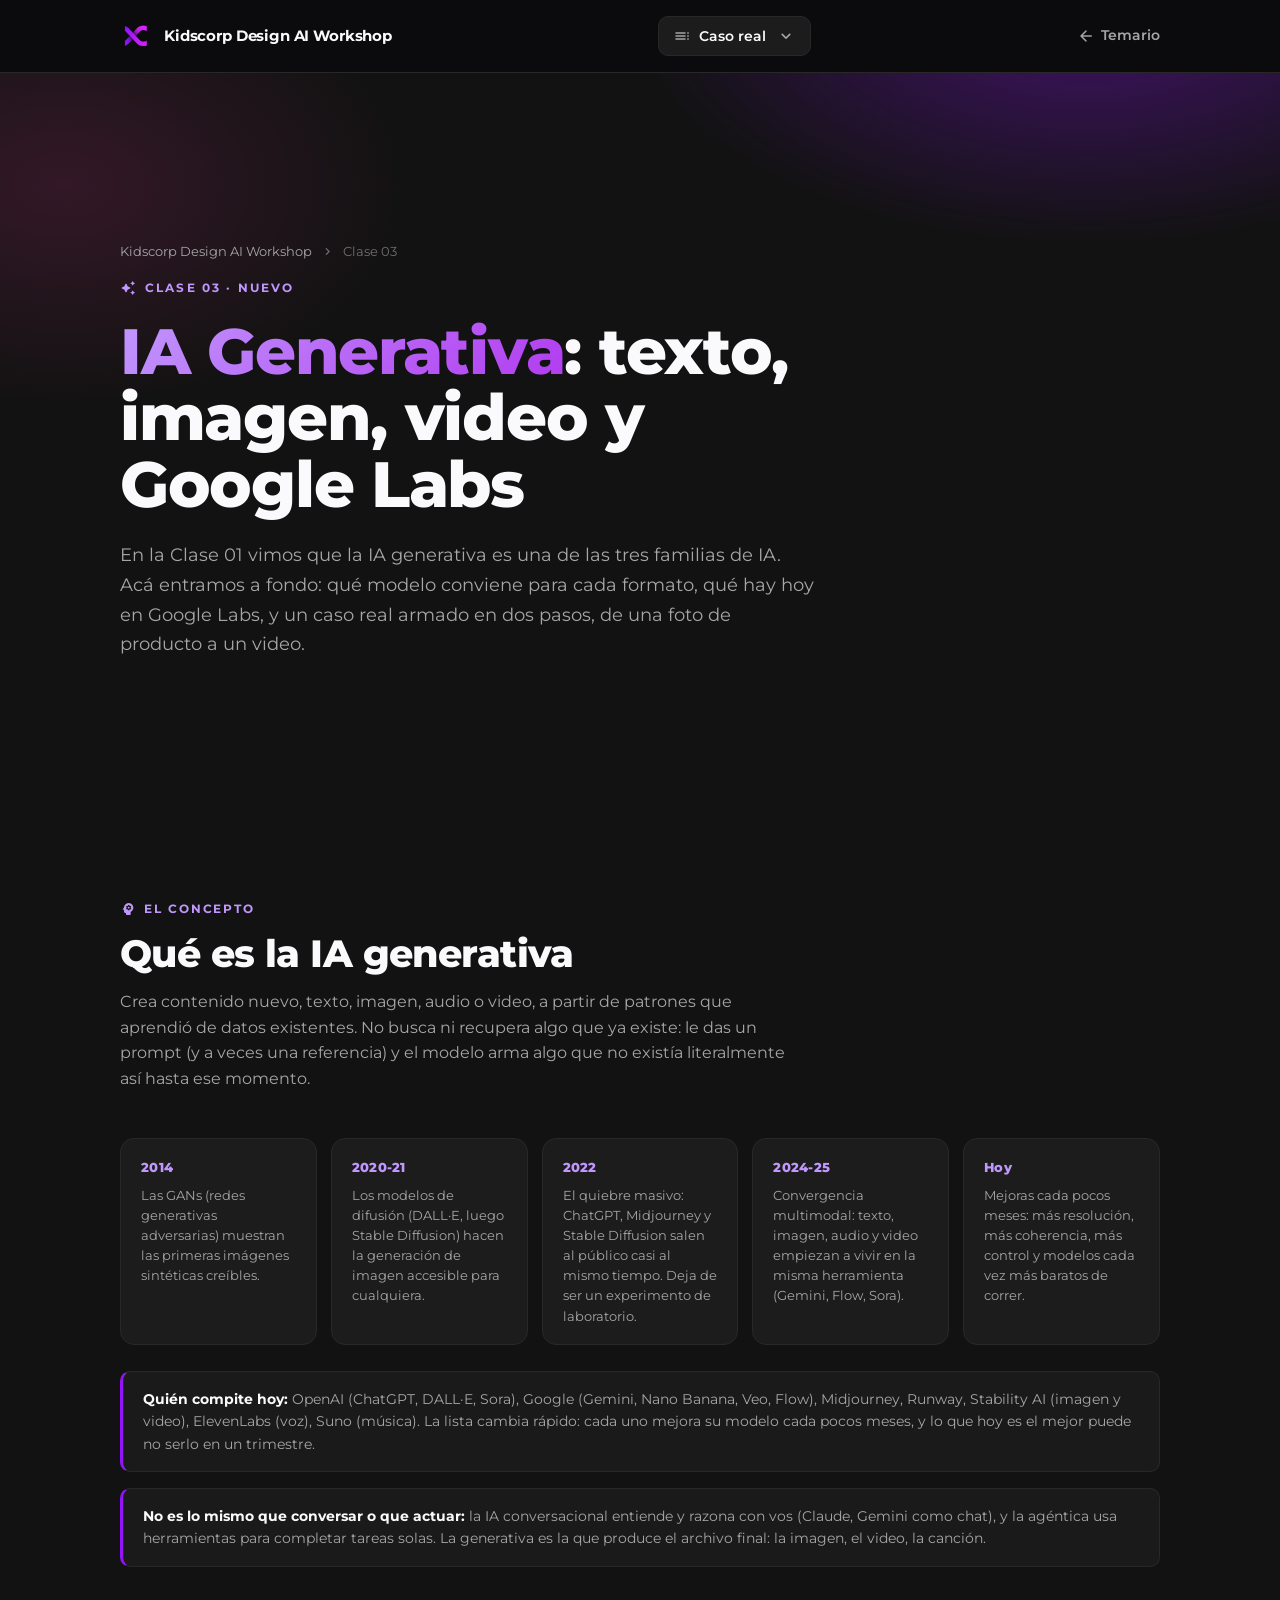
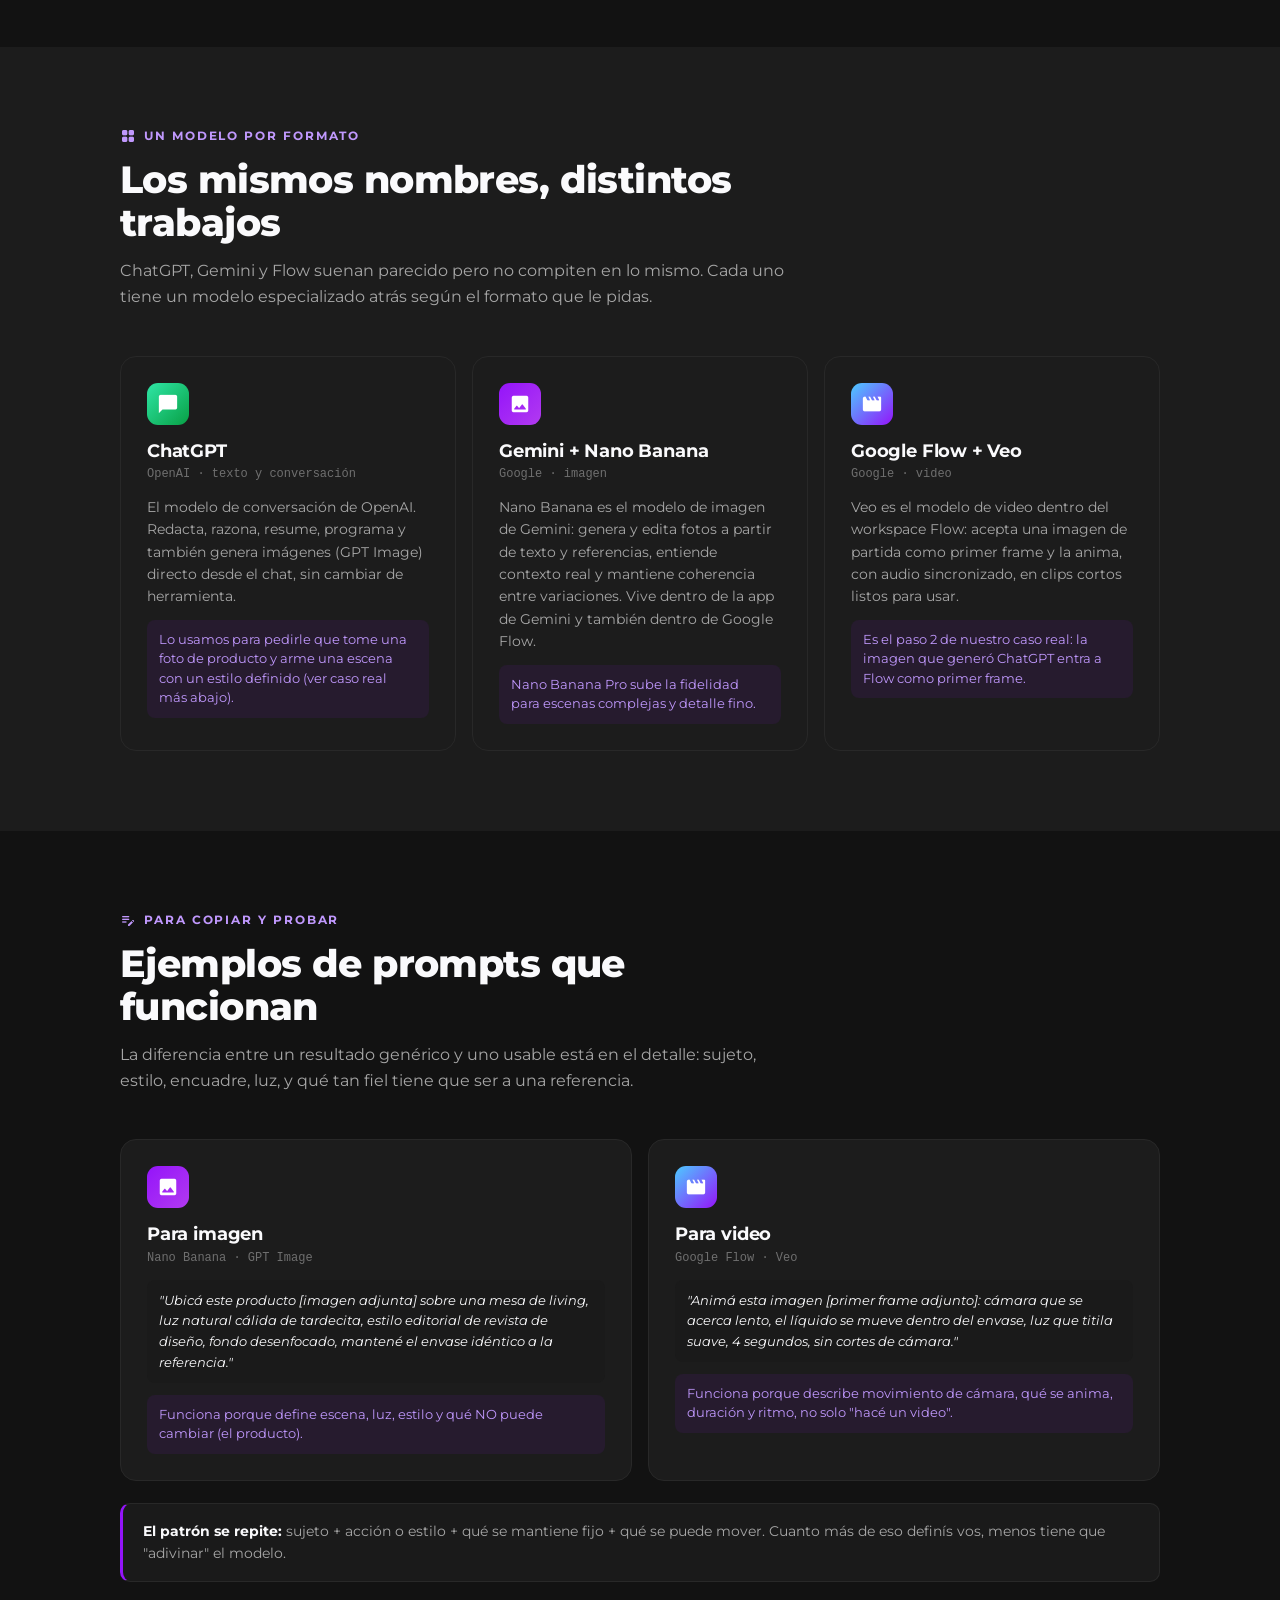
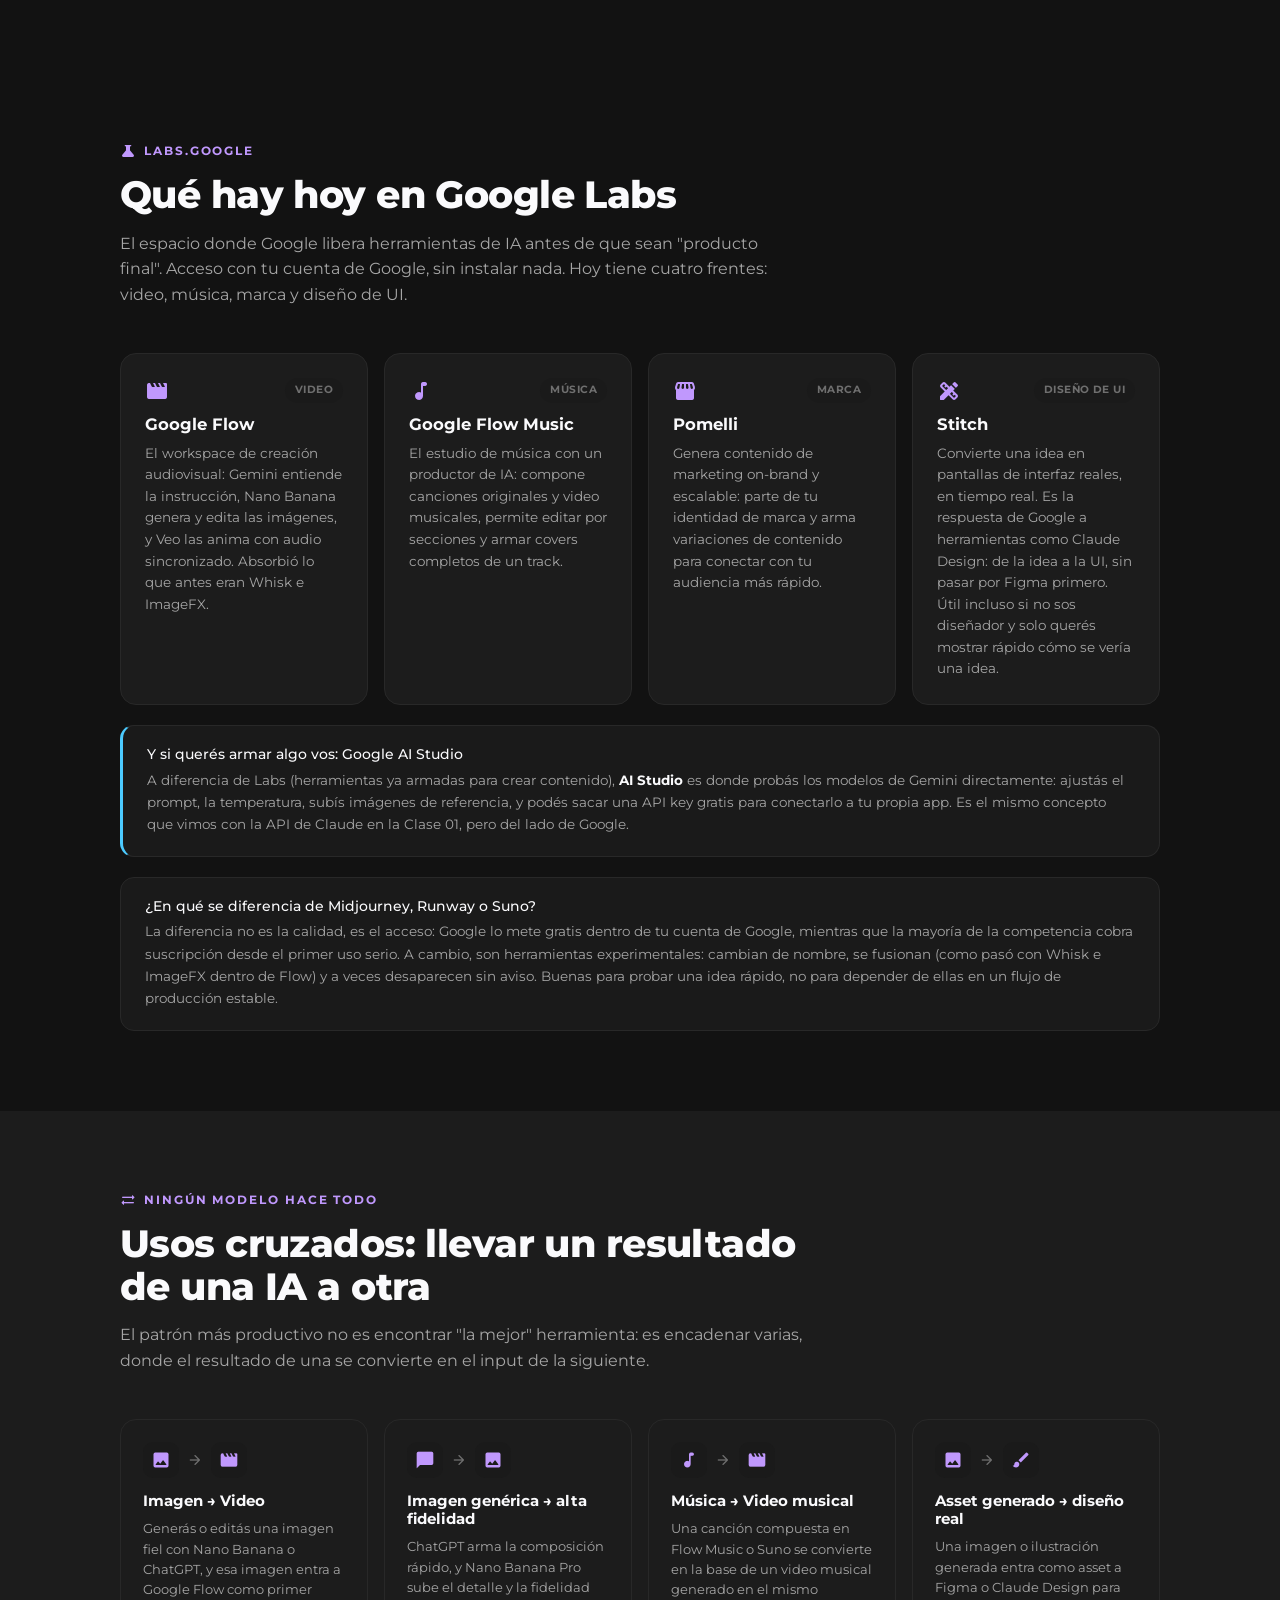
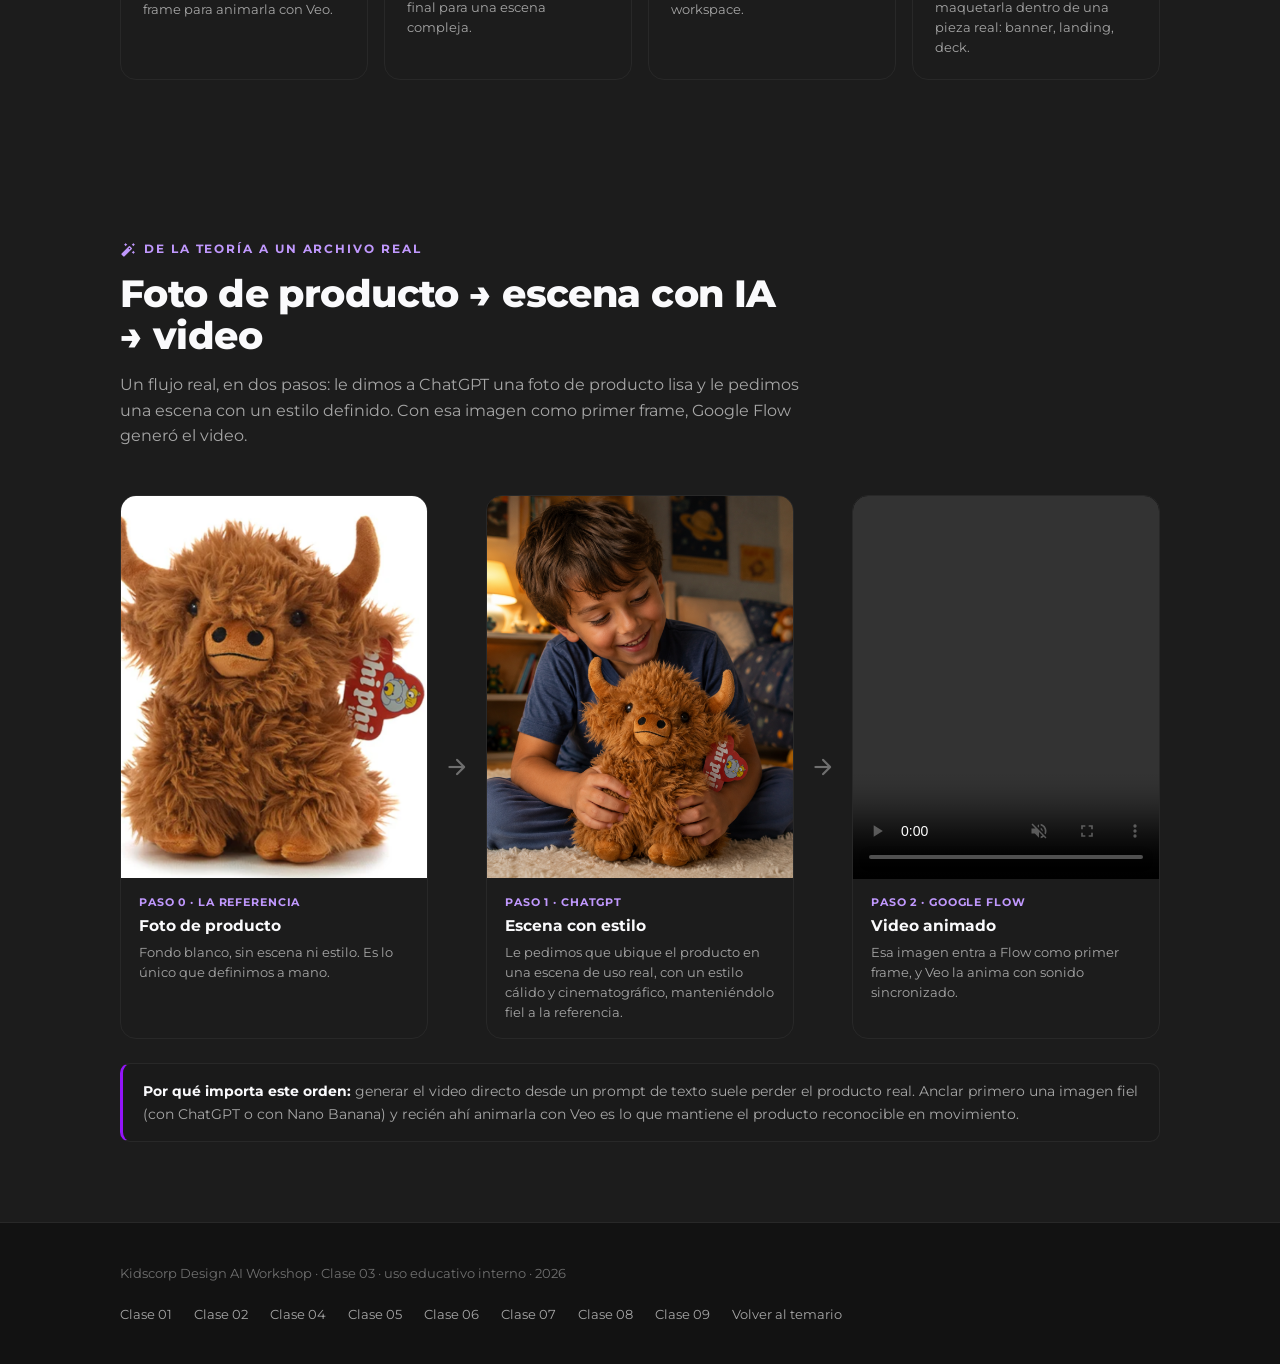
<file: clase-03/index.html>
<!DOCTYPE html>
<html lang="es">
<head>
<meta charset="UTF-8">
<meta name="viewport" content="width=device-width, initial-scale=1.0">
<title>Clase 03 · IA Generativa: texto, imagen, video y Google Labs</title>
<meta name="description" content="Qué es la IA generativa, su historia, ejemplos por tipo de contenido (ChatGPT, Nano Banana, Veo, AI Studio), prompts de ejemplo, usos cruzados, Google Labs y un caso real de foto a video.">
<link rel="stylesheet" href="assets/colors_and_type.css">
<link href="https://fonts.googleapis.com/icon?family=Material+Icons+Round" rel="stylesheet">
<link rel="stylesheet" href="styles.css">
</head>
<body>

<div class="scroll-progress"></div>
<header class="topper">
  <div class="bar">
    <a class="brand" href="../index.html">
      <div class="mark"><img src="assets/logos/iso-full-color.png" alt="Kidscorp"></div>
      <div class="name">Kidscorp Design AI Workshop</div>
    </a>
    <div class="toc" id="toc">
      <button class="toc-btn" type="button" aria-haspopup="true" aria-expanded="false">
        <span class="material-icons-round">toc</span>
        <span class="toc-label">Contenidos</span>
        <span class="material-icons-round toc-chev">expand_more</span>
      </button>
      <div class="toc-menu">
        <a href="#que-es">Qué es</a>
        <a href="#ejemplos">Ejemplos</a>
        <a href="#prompts">Prompts</a>
        <a href="#labs">Google Labs</a>
        <a href="#cruces">Usos cruzados</a>
        <a href="#caso-real">Caso real</a>
      </div>
    </div>
    <a class="back" href="../index.html"><span class="material-icons-round">arrow_back</span> Temario</a>
  </div>
</header>

<section class="hero">
  <div class="wrap">
    <div class="crumb"><a href="../index.html">Kidscorp Design AI Workshop</a><span class="material-icons-round">chevron_right</span><span>Clase 03</span></div>
    <div class="eyebrow"><span class="material-icons-round">auto_awesome</span> Clase 03 · Nuevo</div>
    <h1><span class="gr">IA Generativa</span>: texto, imagen, video y Google Labs</h1>
    <p class="lead">En la Clase 01 vimos que la IA generativa es una de las tres familias de IA. Acá entramos a fondo: qué modelo conviene para cada formato, qué hay hoy en Google Labs, y un caso real armado en dos pasos, de una foto de producto a un video.</p>
  </div>
</section>

<!-- QUÉ ES -->
<section id="que-es">
  <div class="wrap">
    <div class="sec-head">
      <div class="kicker"><span class="material-icons-round" style="font-size:16px">psychology</span> El concepto</div>
      <h2>Qué es la IA generativa</h2>
      <p>Crea contenido nuevo, texto, imagen, audio o video, a partir de patrones que aprendió de datos existentes. No busca ni recupera algo que ya existe: le das un prompt (y a veces una referencia) y el modelo arma algo que no existía literalmente así hasta ese momento.</p>
    </div>

    <div class="timeline rv">
      <div class="tl-item"><div class="tl-y">2014</div><p>Las GANs (redes generativas adversarias) muestran las primeras imágenes sintéticas creíbles.</p></div>
      <div class="tl-item"><div class="tl-y">2020-21</div><p>Los modelos de difusión (DALL·E, luego Stable Diffusion) hacen la generación de imagen accesible para cualquiera.</p></div>
      <div class="tl-item"><div class="tl-y">2022</div><p>El quiebre masivo: ChatGPT, Midjourney y Stable Diffusion salen al público casi al mismo tiempo. Deja de ser un experimento de laboratorio.</p></div>
      <div class="tl-item"><div class="tl-y">2024-25</div><p>Convergencia multimodal: texto, imagen, audio y video empiezan a vivir en la misma herramienta (Gemini, Flow, Sora).</p></div>
      <div class="tl-item"><div class="tl-y">Hoy</div><p>Mejoras cada pocos meses: más resolución, más coherencia, más control y modelos cada vez más baratos de correr.</p></div>
    </div>

    <div class="callbox rv" style="margin-top:22px;">
      <p><b>Quién compite hoy:</b> OpenAI (ChatGPT, DALL·E, Sora), Google (Gemini, Nano Banana, Veo, Flow), Midjourney, Runway, Stability AI (imagen y video), ElevenLabs (voz), Suno (música). La lista cambia rápido: cada uno mejora su modelo cada pocos meses, y lo que hoy es el mejor puede no serlo en un trimestre.</p>
    </div>
    <div class="callbox rv" style="margin-top:16px;">
      <p><b>No es lo mismo que conversar o que actuar:</b> la IA conversacional entiende y razona con vos (Claude, Gemini como chat), y la agéntica usa herramientas para completar tareas solas. La generativa es la que produce el archivo final: la imagen, el video, la canción.</p>
    </div>
  </div>
</section>

<!-- EJEMPLOS POR TIPO -->
<section id="ejemplos" style="background:var(--panel);">
  <div class="wrap">
    <div class="sec-head">
      <div class="kicker"><span class="material-icons-round" style="font-size:16px">grid_view</span> Un modelo por formato</div>
      <h2>Los mismos nombres, distintos trabajos</h2>
      <p>ChatGPT, Gemini y Flow suenan parecido pero no compiten en lo mismo. Cada uno tiene un modelo especializado atrás según el formato que le pidas.</p>
    </div>

    <div class="defs">
      <div class="def chat rv">
        <div class="ic"><span class="material-icons-round">chat_bubble</span></div>
        <h4>ChatGPT</h4>
        <div class="who">OpenAI · texto y conversación</div>
        <p>El modelo de conversación de OpenAI. Redacta, razona, resume, programa y también genera imágenes (GPT Image) directo desde el chat, sin cambiar de herramienta.</p>
        <div class="ex">Lo usamos para pedirle que tome una foto de producto y arme una escena con un estilo definido (ver caso real más abajo).</div>
      </div>
      <div class="def image rv">
        <div class="ic"><span class="material-icons-round">image</span></div>
        <h4>Gemini + Nano Banana</h4>
        <div class="who">Google · imagen</div>
        <p>Nano Banana es el modelo de imagen de Gemini: genera y edita fotos a partir de texto y referencias, entiende contexto real y mantiene coherencia entre variaciones. Vive dentro de la app de Gemini y también dentro de Google Flow.</p>
        <div class="ex">Nano Banana Pro sube la fidelidad para escenas complejas y detalle fino.</div>
      </div>
      <div class="def video rv">
        <div class="ic"><span class="material-icons-round">movie</span></div>
        <h4>Google Flow + Veo</h4>
        <div class="who">Google · video</div>
        <p>Veo es el modelo de video dentro del workspace Flow: acepta una imagen de partida como primer frame y la anima, con audio sincronizado, en clips cortos listos para usar.</p>
        <div class="ex">Es el paso 2 de nuestro caso real: la imagen que generó ChatGPT entra a Flow como primer frame.</div>
      </div>
    </div>
  </div>
</section>

<!-- PROMPTS DE EJEMPLO -->
<section id="prompts">
  <div class="wrap">
    <div class="sec-head">
      <div class="kicker"><span class="material-icons-round" style="font-size:16px">edit_note</span> Para copiar y probar</div>
      <h2>Ejemplos de prompts que funcionan</h2>
      <p>La diferencia entre un resultado genérico y uno usable está en el detalle: sujeto, estilo, encuadre, luz, y qué tan fiel tiene que ser a una referencia.</p>
    </div>
    <div class="defs cols-2">
      <div class="def image rv">
        <div class="ic"><span class="material-icons-round">image</span></div>
        <h4>Para imagen</h4>
        <div class="who">Nano Banana · GPT Image</div>
        <p class="prompt">"Ubicá este producto [imagen adjunta] sobre una mesa de living, luz natural cálida de tardecita, estilo editorial de revista de diseño, fondo desenfocado, mantené el envase idéntico a la referencia."</p>
        <div class="ex">Funciona porque define escena, luz, estilo y qué NO puede cambiar (el producto).</div>
      </div>
      <div class="def video rv">
        <div class="ic"><span class="material-icons-round">movie</span></div>
        <h4>Para video</h4>
        <div class="who">Google Flow · Veo</div>
        <p class="prompt">"Animá esta imagen [primer frame adjunto]: cámara que se acerca lento, el líquido se mueve dentro del envase, luz que titila suave, 4 segundos, sin cortes de cámara."</p>
        <div class="ex">Funciona porque describe movimiento de cámara, qué se anima, duración y ritmo, no solo "hacé un video".</div>
      </div>
    </div>
    <div class="callbox rv" style="margin-top:22px;">
      <p><b>El patrón se repite:</b> sujeto + acción o estilo + qué se mantiene fijo + qué se puede mover. Cuanto más de eso definís vos, menos tiene que "adivinar" el modelo.</p>
    </div>
  </div>
</section>

<!-- GOOGLE LABS -->
<section id="labs">
  <div class="wrap">
    <div class="sec-head">
      <div class="kicker"><span class="material-icons-round" style="font-size:16px">science</span> labs.google</div>
      <h2>Qué hay hoy en Google Labs</h2>
      <p>El espacio donde Google libera herramientas de IA antes de que sean "producto final". Acceso con tu cuenta de Google, sin instalar nada. Hoy tiene cuatro frentes: video, música, marca y diseño de UI.</p>
    </div>

    <div class="labs">
      <div class="lab-card rv">
        <div class="top-row"><span class="material-icons-round" style="color:var(--violet-soft); font-size:24px;">movie</span><span class="pill">Video</span></div>
        <h4>Google Flow</h4>
        <p>El workspace de creación audiovisual: Gemini entiende la instrucción, Nano Banana genera y edita las imágenes, y Veo las anima con audio sincronizado. Absorbió lo que antes eran Whisk e ImageFX.</p>
      </div>
      <div class="lab-card rv">
        <div class="top-row"><span class="material-icons-round" style="color:var(--violet-soft); font-size:24px;">music_note</span><span class="pill">Música</span></div>
        <h4>Google Flow Music</h4>
        <p>El estudio de música con un productor de IA: compone canciones originales y video musicales, permite editar por secciones y armar covers completos de un track.</p>
      </div>
      <div class="lab-card rv">
        <div class="top-row"><span class="material-icons-round" style="color:var(--violet-soft); font-size:24px;">storefront</span><span class="pill">Marca</span></div>
        <h4>Pomelli</h4>
        <p>Genera contenido de marketing on-brand y escalable: parte de tu identidad de marca y arma variaciones de contenido para conectar con tu audiencia más rápido.</p>
      </div>
      <div class="lab-card rv">
        <div class="top-row"><span class="material-icons-round" style="color:var(--violet-soft); font-size:24px;">design_services</span><span class="pill">Diseño de UI</span></div>
        <h4>Stitch</h4>
        <p>Convierte una idea en pantallas de interfaz reales, en tiempo real. Es la respuesta de Google a herramientas como Claude Design: de la idea a la UI, sin pasar por Figma primero. Útil incluso si no sos diseñador y solo querés mostrar rápido cómo se vería una idea.</p>
      </div>
    </div>

    <div class="market rv" style="border-left:3px solid var(--blue);">
      <h4>Y si querés armar algo vos: Google AI Studio</h4>
      <p>A diferencia de Labs (herramientas ya armadas para crear contenido), <b style="color:var(--text)">AI Studio</b> es donde probás los modelos de Gemini directamente: ajustás el prompt, la temperatura, subís imágenes de referencia, y podés sacar una API key gratis para conectarlo a tu propia app. Es el mismo concepto que vimos con la API de Claude en la Clase 01, pero del lado de Google.</p>
    </div>

    <div class="market rv">
      <h4>¿En qué se diferencia de Midjourney, Runway o Suno?</h4>
      <p>La diferencia no es la calidad, es el acceso: Google lo mete gratis dentro de tu cuenta de Google, mientras que la mayoría de la competencia cobra suscripción desde el primer uso serio. A cambio, son herramientas experimentales: cambian de nombre, se fusionan (como pasó con Whisk e ImageFX dentro de Flow) y a veces desaparecen sin aviso. Buenas para probar una idea rápido, no para depender de ellas en un flujo de producción estable.</p>
    </div>
  </div>
</section>

<!-- USOS CRUZADOS -->
<section id="cruces" style="background:var(--panel);">
  <div class="wrap">
    <div class="sec-head">
      <div class="kicker"><span class="material-icons-round" style="font-size:16px">sync_alt</span> Ningún modelo hace todo</div>
      <h2>Usos cruzados: llevar un resultado de una IA a otra</h2>
      <p>El patrón más productivo no es encontrar "la mejor" herramienta: es encadenar varias, donde el resultado de una se convierte en el input de la siguiente.</p>
    </div>
    <div class="cross-grid">
      <div class="cross-card rv">
        <div class="cc-flow"><span class="material-icons-round">image</span><span class="material-icons-round arrow">arrow_forward</span><span class="material-icons-round">movie</span></div>
        <h4>Imagen → Video</h4>
        <p>Generás o editás una imagen fiel con Nano Banana o ChatGPT, y esa imagen entra a Google Flow como primer frame para animarla con Veo.</p>
      </div>
      <div class="cross-card rv">
        <div class="cc-flow"><span class="material-icons-round">chat_bubble</span><span class="material-icons-round arrow">arrow_forward</span><span class="material-icons-round">image</span></div>
        <h4>Imagen genérica → alta fidelidad</h4>
        <p>ChatGPT arma la composición rápido, y Nano Banana Pro sube el detalle y la fidelidad final para una escena compleja.</p>
      </div>
      <div class="cross-card rv">
        <div class="cc-flow"><span class="material-icons-round">music_note</span><span class="material-icons-round arrow">arrow_forward</span><span class="material-icons-round">movie</span></div>
        <h4>Música → Video musical</h4>
        <p>Una canción compuesta en Flow Music o Suno se convierte en la base de un video musical generado en el mismo workspace.</p>
      </div>
      <div class="cross-card rv">
        <div class="cc-flow"><span class="material-icons-round">image</span><span class="material-icons-round arrow">arrow_forward</span><span class="material-icons-round">brush</span></div>
        <h4>Asset generado → diseño real</h4>
        <p>Una imagen o ilustración generada entra como asset a Figma o Claude Design para maquetarla dentro de una pieza real: banner, landing, deck.</p>
      </div>
    </div>
  </div>
</section>

<!-- CASO REAL -->
<section id="caso-real" style="background:var(--panel);">
  <div class="wrap">
    <div class="sec-head">
      <div class="kicker"><span class="material-icons-round" style="font-size:16px">auto_fix_high</span> De la teoría a un archivo real</div>
      <h2>Foto de producto → escena con IA → video</h2>
      <p>Un flujo real, en dos pasos: le dimos a ChatGPT una foto de producto lisa y le pedimos una escena con un estilo definido. Con esa imagen como primer frame, Google Flow generó el video.</p>
    </div>

    <div class="case-flow">
      <div class="case-step rv">
        <div class="media"><img src="media/imagen-referencia.png" alt="Foto de producto original en fondo blanco, usada como referencia"></div>
        <div class="cap">
          <div class="step-n">Paso 0 · La referencia</div>
          <h4>Foto de producto</h4>
          <p>Fondo blanco, sin escena ni estilo. Es lo único que definimos a mano.</p>
        </div>
      </div>
      <span class="case-arrow material-icons-round">arrow_forward</span>
      <div class="case-step rv">
        <div class="media"><img src="media/imagen-generada-chatgpt.png" alt="Imagen generada por ChatGPT ubicando el producto en una escena real con estilo cinematográfico"></div>
        <div class="cap">
          <div class="step-n">Paso 1 · ChatGPT</div>
          <h4>Escena con estilo</h4>
          <p>Le pedimos que ubique el producto en una escena de uso real, con un estilo cálido y cinematográfico, manteniéndolo fiel a la referencia.</p>
        </div>
      </div>
      <span class="case-arrow material-icons-round">arrow_forward</span>
      <div class="case-step rv">
        <div class="media"><video src="media/video-generado-flow.mp4" controls muted loop playsinline></video></div>
        <div class="cap">
          <div class="step-n">Paso 2 · Google Flow</div>
          <h4>Video animado</h4>
          <p>Esa imagen entra a Flow como primer frame, y Veo la anima con sonido sincronizado.</p>
        </div>
      </div>
    </div>

    <div class="callbox rv" style="margin-top:24px;">
      <p><b>Por qué importa este orden:</b> generar el video directo desde un prompt de texto suele perder el producto real. Anclar primero una imagen fiel (con ChatGPT o con Nano Banana) y recién ahí animarla con Veo es lo que mantiene el producto reconocible en movimiento.</p>
    </div>
  </div>
</section>

<footer>
  <div class="wrap">
    <div class="row">
      <p>Kidscorp Design AI Workshop · Clase 03 · uso educativo interno · 2026</p>
      <div class="fnav">
        <a href="../clase-01/index.html">Clase 01</a>
        <a href="../clase-02/index.html">Clase 02</a>
        <a href="../clase-04/index.html">Clase 04</a>
        <a href="../clase-05/index.html">Clase 05</a>
        <a href="../clase-06/index.html">Clase 06</a>
        <a href="../clase-07/index.html">Clase 07</a>
        <a href="../clase-08/index.html">Clase 08</a>
        <a href="../clase-09/index.html">Clase 09</a>
        <a href="../index.html">Volver al temario</a>
      </div>
    </div>
  </div>
</footer>

<script>
  const io = new IntersectionObserver((entries) => {
    entries.forEach(e => { if (e.isIntersecting) { e.target.classList.add('in'); io.unobserve(e.target); } });
  }, { threshold: 0.1 });
  document.querySelectorAll('.rv').forEach((el, i) => {
    el.style.transitionDelay = (i % 4 * 60) + 'ms';
    io.observe(el);
  });

  // scroll progress bar + header lift
  const progressBar = document.querySelector('.scroll-progress');
  const topper = document.querySelector('.topper');
  const onScroll = () => {
    const scrollTop = window.scrollY;
    const docHeight = document.documentElement.scrollHeight - window.innerHeight;
    const pct = docHeight > 0 ? (scrollTop / docHeight) * 100 : 0;
    if (progressBar) progressBar.style.width = pct + '%';
    if (topper) topper.classList.toggle('scrolled', scrollTop > 8);
  };
  window.addEventListener('scroll', onScroll, { passive: true });
  onScroll();

  // table-of-contents dropdown: toggle, outside-click close
  const toc = document.querySelector('.toc');
  const tocBtn = document.querySelector('.toc-btn');
  const tocLabel = document.querySelector('.toc-label');
  const navLinks = document.querySelectorAll('.toc-menu a[href^="#"]');
  if (toc && tocBtn) {
    tocBtn.addEventListener('click', (e) => {
      e.stopPropagation();
      const willOpen = !toc.classList.contains('open');
      toc.classList.toggle('open', willOpen);
      tocBtn.setAttribute('aria-expanded', String(willOpen));
    });
    document.addEventListener('click', (e) => {
      if (!toc.contains(e.target)) toc.classList.remove('open');
    });
    navLinks.forEach(a => a.addEventListener('click', () => toc.classList.remove('open')));
  }

  // scrollspy: highlight the active section in the dropdown + button label
  const navSections = Array.from(navLinks).map(a => document.querySelector(a.getAttribute('href'))).filter(Boolean);
  if (navSections.length) {
    const spy = new IntersectionObserver((entries) => {
      entries.forEach(entry => {
        if (!entry.isIntersecting) return;
        const link = document.querySelector(`.toc-menu a[href="#${entry.target.id}"]`);
        if (!link) return;
        navLinks.forEach(l => l.classList.remove('active'));
        link.classList.add('active');
        if (tocLabel) tocLabel.textContent = link.textContent;
      });
    }, { rootMargin: '-40% 0px -50% 0px', threshold: 0 });
    navSections.forEach(s => spy.observe(s));
  }
</script>
</body>
</html>
</file>
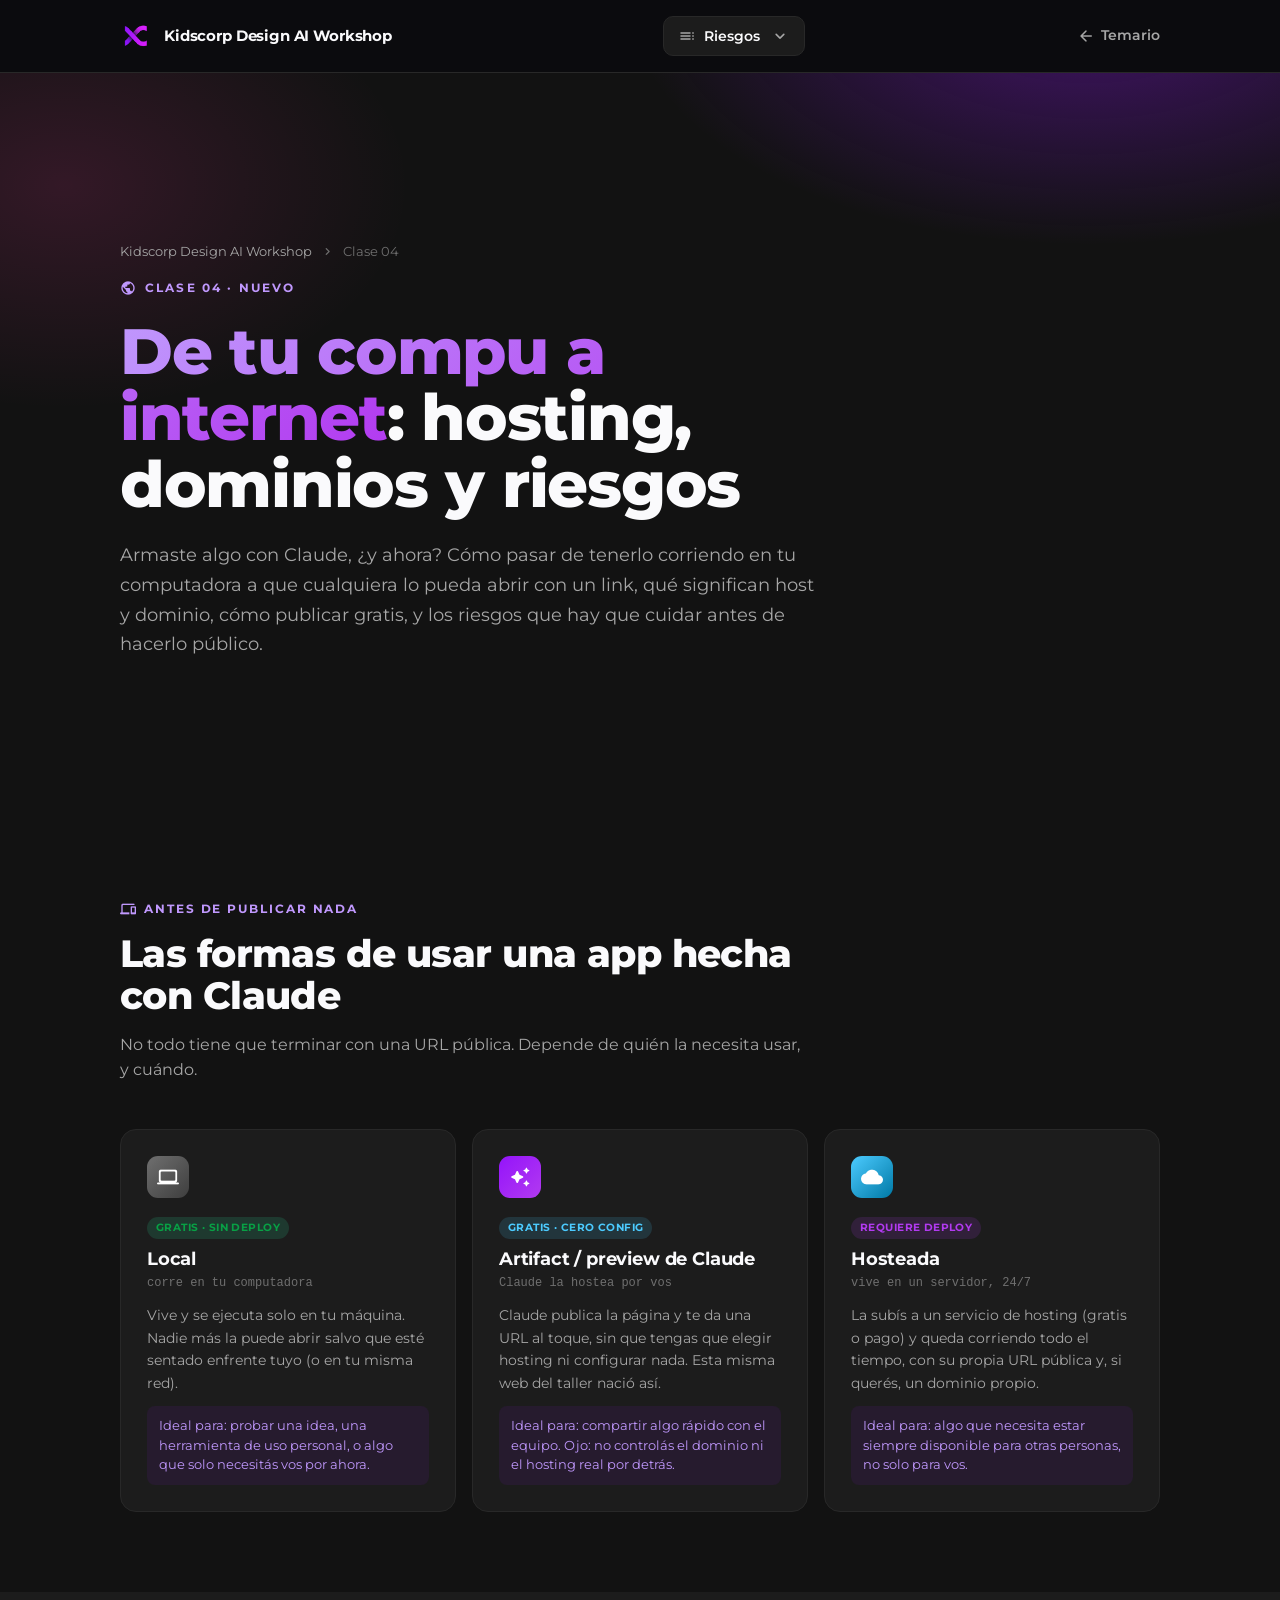
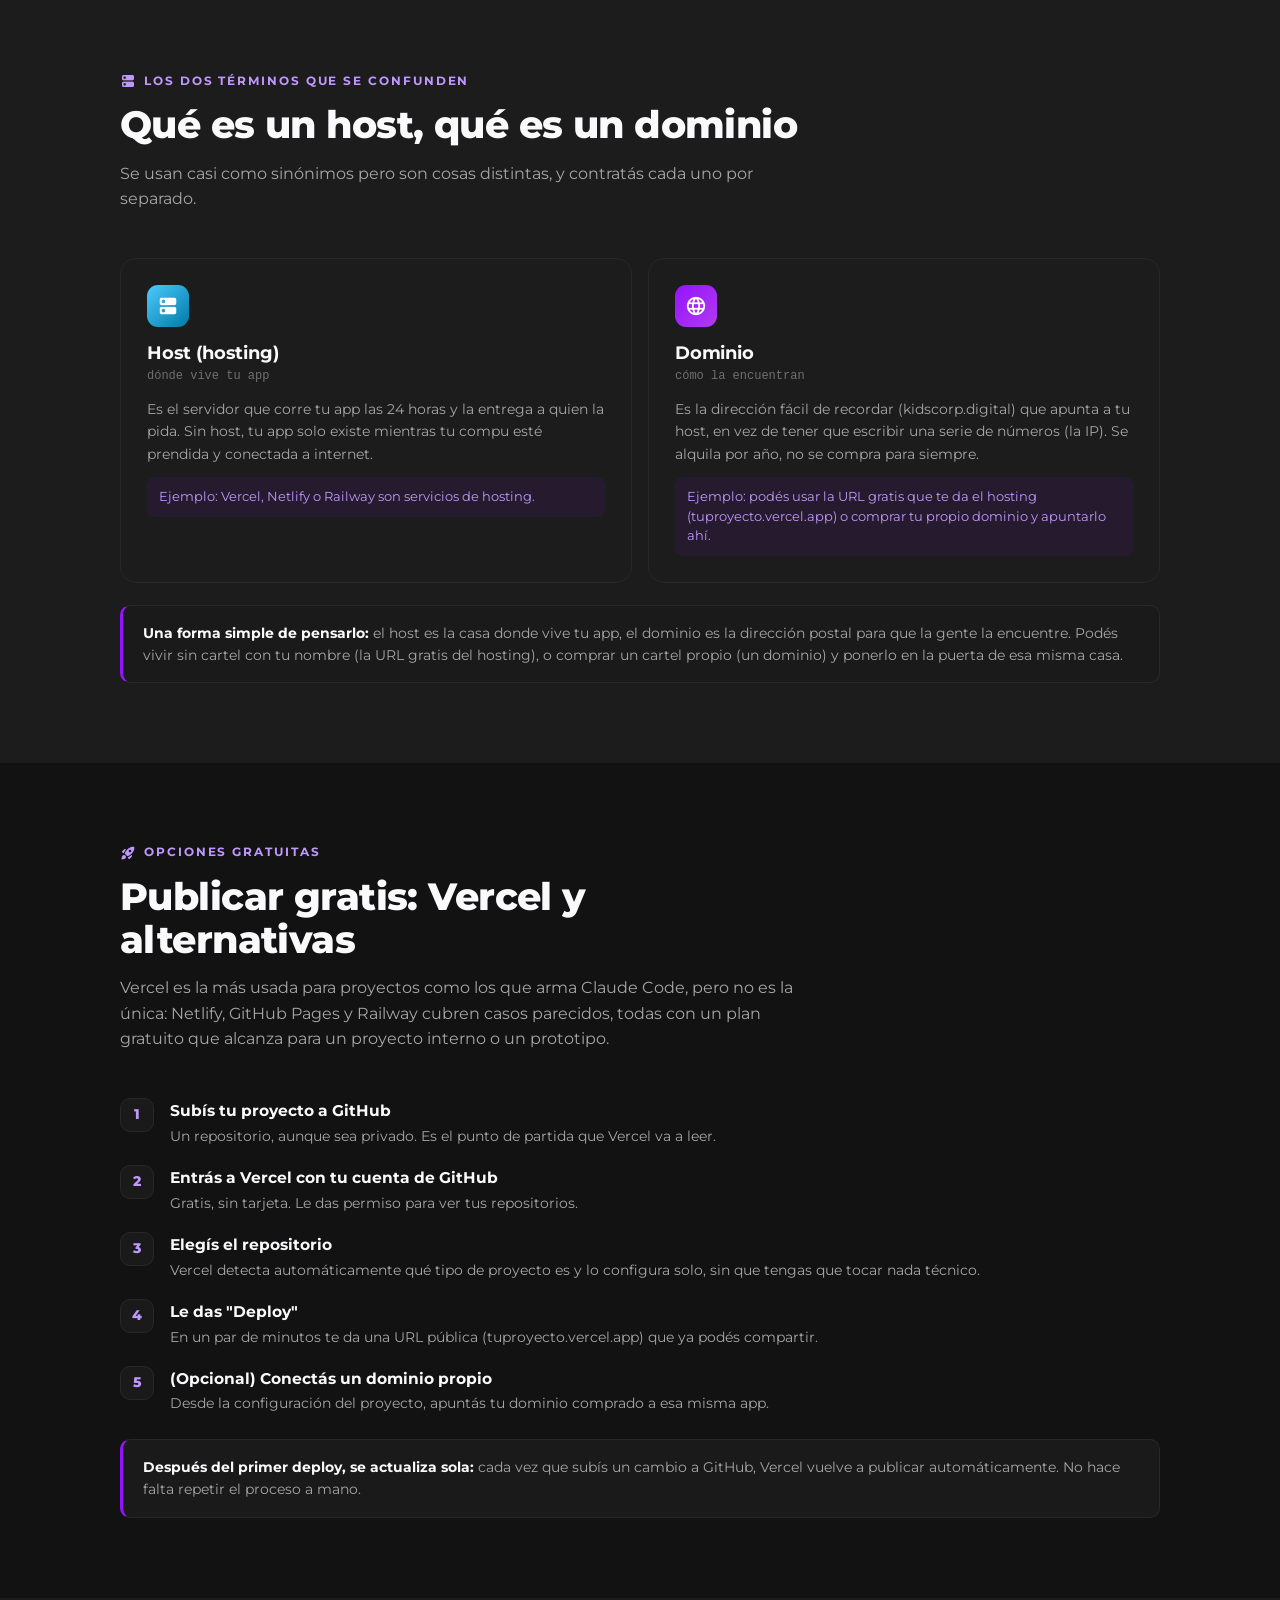
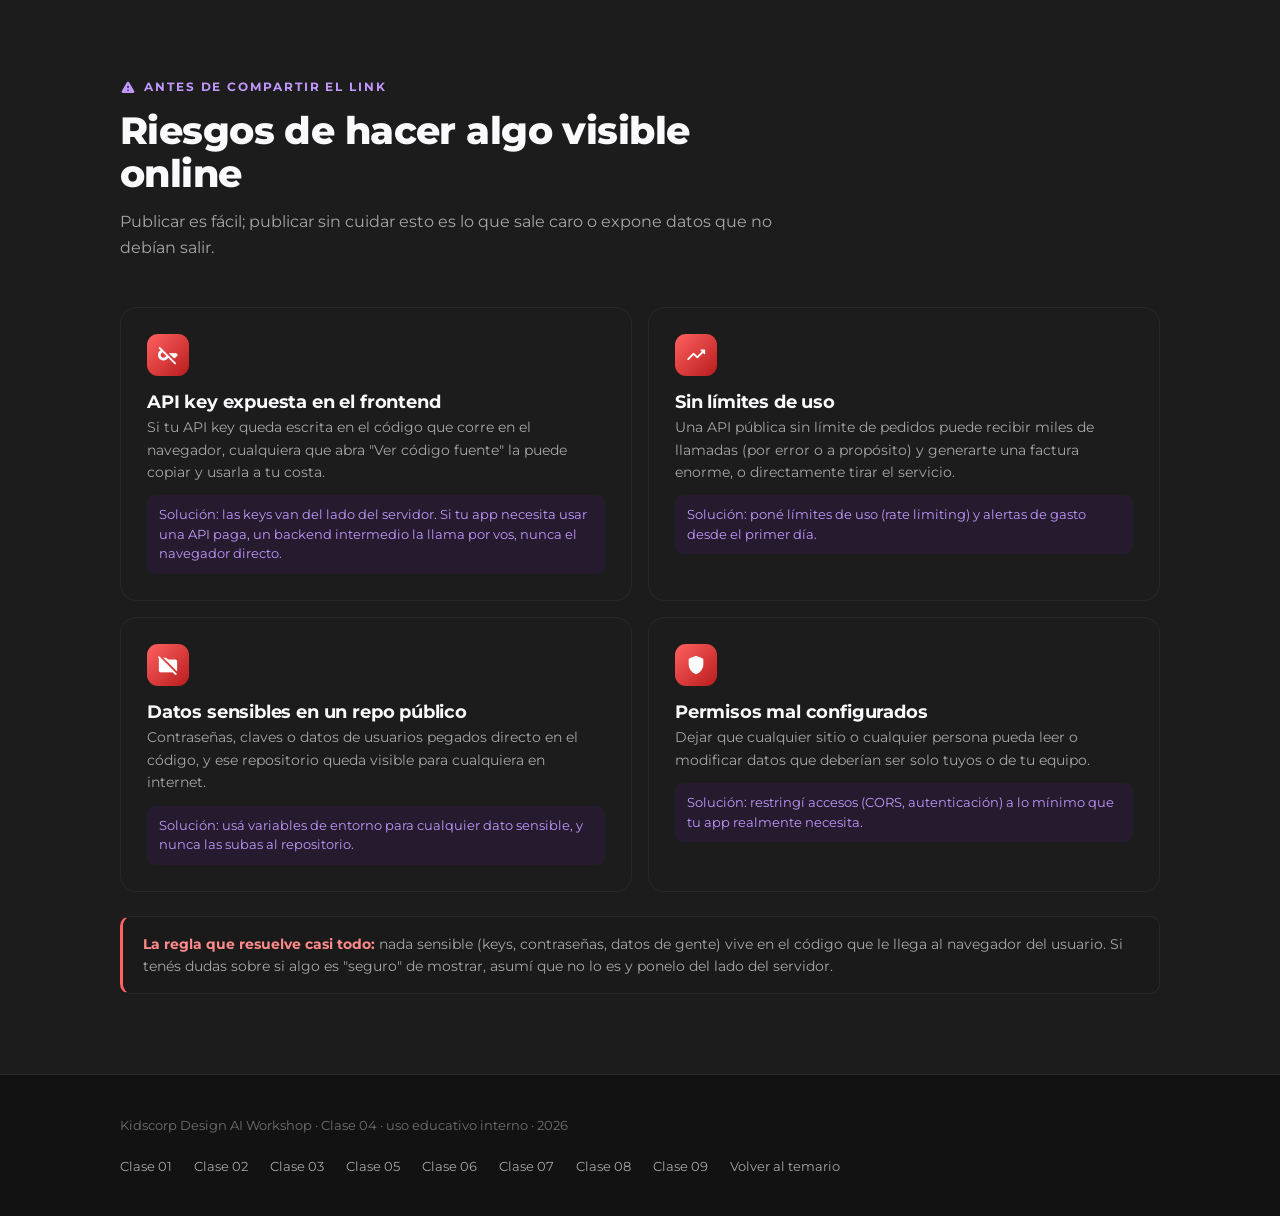
<file: clase-04/index.html>
<!DOCTYPE html>
<html lang="es">
<head>
<meta charset="UTF-8">
<meta name="viewport" content="width=device-width, initial-scale=1.0">
<title>Clase 04 · Hosting, dominios y riesgos de publicar online</title>
<meta name="description" content="Formas de usar una app hecha con Claude (local, Artifact, hosteada), qué es un host y un dominio, cómo publicar gratis con Vercel, y los riesgos de exponer una API online.">
<link rel="stylesheet" href="assets/colors_and_type.css">
<link href="https://fonts.googleapis.com/icon?family=Material+Icons+Round" rel="stylesheet">
<link rel="stylesheet" href="styles.css">
</head>
<body>

<div class="scroll-progress"></div>
<header class="topper">
  <div class="bar">
    <a class="brand" href="../index.html">
      <div class="mark"><img src="assets/logos/iso-full-color.png" alt="Kidscorp"></div>
      <div class="name">Kidscorp Design AI Workshop</div>
    </a>
    <div class="toc" id="toc">
      <button class="toc-btn" type="button" aria-haspopup="true" aria-expanded="false">
        <span class="material-icons-round">toc</span>
        <span class="toc-label">Contenidos</span>
        <span class="material-icons-round toc-chev">expand_more</span>
      </button>
      <div class="toc-menu">
        <a href="#formas-de-usar">Formas de usar</a>
        <a href="#host-dominio">Host y dominio</a>
        <a href="#vercel">Publicar gratis</a>
        <a href="#riesgos">Riesgos</a>
      </div>
    </div>
    <a class="back" href="../index.html"><span class="material-icons-round">arrow_back</span> Temario</a>
  </div>
</header>

<section class="hero">
  <div class="wrap">
    <div class="crumb"><a href="../index.html">Kidscorp Design AI Workshop</a><span class="material-icons-round">chevron_right</span><span>Clase 04</span></div>
    <div class="eyebrow"><span class="material-icons-round">public</span> Clase 04 · Nuevo</div>
    <h1><span class="gr">De tu compu a internet</span>: hosting, dominios y riesgos</h1>
    <p class="lead">Armaste algo con Claude, ¿y ahora? Cómo pasar de tenerlo corriendo en tu computadora a que cualquiera lo pueda abrir con un link, qué significan host y dominio, cómo publicar gratis, y los riesgos que hay que cuidar antes de hacerlo público.</p>
  </div>
</section>

<!-- FORMAS DE USAR -->
<section id="formas-de-usar">
  <div class="wrap">
    <div class="sec-head">
      <div class="kicker"><span class="material-icons-round" style="font-size:16px">devices</span> Antes de publicar nada</div>
      <h2>Las formas de usar una app hecha con Claude</h2>
      <p>No todo tiene que terminar con una URL pública. Depende de quién la necesita usar, y cuándo.</p>
    </div>

    <div class="defs">
      <div class="def rv">
        <div class="ic" style="background:linear-gradient(135deg, var(--text-dimmer), #3E3E3E);"><span class="material-icons-round">computer</span></div>
        <span class="mode-pill free">Gratis · sin deploy</span>
        <h4>Local</h4>
        <div class="who">corre en tu computadora</div>
        <p>Vive y se ejecuta solo en tu máquina. Nadie más la puede abrir salvo que esté sentado enfrente tuyo (o en tu misma red).</p>
        <div class="ex">Ideal para: probar una idea, una herramienta de uso personal, o algo que solo necesitás vos por ahora.</div>
      </div>
      <div class="def rv">
        <div class="ic" style="background:linear-gradient(135deg, var(--violet), var(--pink));"><span class="material-icons-round">auto_awesome</span></div>
        <span class="mode-pill zero">Gratis · cero config</span>
        <h4>Artifact / preview de Claude</h4>
        <div class="who">Claude la hostea por vos</div>
        <p>Claude publica la página y te da una URL al toque, sin que tengas que elegir hosting ni configurar nada. Esta misma web del taller nació así.</p>
        <div class="ex">Ideal para: compartir algo rápido con el equipo. Ojo: no controlás el dominio ni el hosting real por detrás.</div>
      </div>
      <div class="def rv">
        <div class="ic" style="background:linear-gradient(135deg, var(--blue), #0079A6);"><span class="material-icons-round">cloud</span></div>
        <span class="mode-pill setup">Requiere deploy</span>
        <h4>Hosteada</h4>
        <div class="who">vive en un servidor, 24/7</div>
        <p>La subís a un servicio de hosting (gratis o pago) y queda corriendo todo el tiempo, con su propia URL pública y, si querés, un dominio propio.</p>
        <div class="ex">Ideal para: algo que necesita estar siempre disponible para otras personas, no solo para vos.</div>
      </div>
    </div>
  </div>
</section>

<!-- HOST Y DOMINIO -->
<section id="host-dominio" style="background:var(--panel);">
  <div class="wrap">
    <div class="sec-head">
      <div class="kicker"><span class="material-icons-round" style="font-size:16px">dns</span> Los dos términos que se confunden</div>
      <h2>Qué es un host, qué es un dominio</h2>
      <p>Se usan casi como sinónimos pero son cosas distintas, y contratás cada uno por separado.</p>
    </div>

    <div class="defs cols-2">
      <div class="def rv">
        <div class="ic" style="background:linear-gradient(135deg, var(--blue), #0079A6);"><span class="material-icons-round">dns</span></div>
        <h4>Host (hosting)</h4>
        <div class="who">dónde vive tu app</div>
        <p>Es el servidor que corre tu app las 24 horas y la entrega a quien la pida. Sin host, tu app solo existe mientras tu compu esté prendida y conectada a internet.</p>
        <div class="ex">Ejemplo: Vercel, Netlify o Railway son servicios de hosting.</div>
      </div>
      <div class="def rv">
        <div class="ic" style="background:linear-gradient(135deg, var(--violet), var(--pink));"><span class="material-icons-round">language</span></div>
        <h4>Dominio</h4>
        <div class="who">cómo la encuentran</div>
        <p>Es la dirección fácil de recordar (kidscorp.digital) que apunta a tu host, en vez de tener que escribir una serie de números (la IP). Se alquila por año, no se compra para siempre.</p>
        <div class="ex">Ejemplo: podés usar la URL gratis que te da el hosting (tuproyecto.vercel.app) o comprar tu propio dominio y apuntarlo ahí.</div>
      </div>
    </div>

    <div class="callbox rv" style="margin-top:22px;">
      <p><b>Una forma simple de pensarlo:</b> el host es la casa donde vive tu app, el dominio es la dirección postal para que la gente la encuentre. Podés vivir sin cartel con tu nombre (la URL gratis del hosting), o comprar un cartel propio (un dominio) y ponerlo en la puerta de esa misma casa.</p>
    </div>
  </div>
</section>

<!-- PUBLICAR GRATIS -->
<section id="vercel">
  <div class="wrap">
    <div class="sec-head">
      <div class="kicker"><span class="material-icons-round" style="font-size:16px">rocket_launch</span> Opciones gratuitas</div>
      <h2>Publicar gratis: Vercel y alternativas</h2>
      <p>Vercel es la más usada para proyectos como los que arma Claude Code, pero no es la única: Netlify, GitHub Pages y Railway cubren casos parecidos, todas con un plan gratuito que alcanza para un proyecto interno o un prototipo.</p>
    </div>

    <div class="steps rv">
      <div class="step">
        <div class="b">1</div>
        <div><h4>Subís tu proyecto a GitHub</h4><p>Un repositorio, aunque sea privado. Es el punto de partida que Vercel va a leer.</p></div>
      </div>
      <div class="step">
        <div class="b">2</div>
        <div><h4>Entrás a Vercel con tu cuenta de GitHub</h4><p>Gratis, sin tarjeta. Le das permiso para ver tus repositorios.</p></div>
      </div>
      <div class="step">
        <div class="b">3</div>
        <div><h4>Elegís el repositorio</h4><p>Vercel detecta automáticamente qué tipo de proyecto es y lo configura solo, sin que tengas que tocar nada técnico.</p></div>
      </div>
      <div class="step">
        <div class="b">4</div>
        <div><h4>Le das "Deploy"</h4><p>En un par de minutos te da una URL pública (tuproyecto.vercel.app) que ya podés compartir.</p></div>
      </div>
      <div class="step">
        <div class="b">5</div>
        <div><h4>(Opcional) Conectás un dominio propio</h4><p>Desde la configuración del proyecto, apuntás tu dominio comprado a esa misma app.</p></div>
      </div>
    </div>

    <div class="callbox rv" style="margin-top:24px;">
      <p><b>Después del primer deploy, se actualiza sola:</b> cada vez que subís un cambio a GitHub, Vercel vuelve a publicar automáticamente. No hace falta repetir el proceso a mano.</p>
    </div>
  </div>
</section>

<!-- RIESGOS -->
<section id="riesgos" style="background:var(--panel);">
  <div class="wrap">
    <div class="sec-head">
      <div class="kicker"><span class="material-icons-round" style="font-size:16px">warning</span> Antes de compartir el link</div>
      <h2>Riesgos de hacer algo visible online</h2>
      <p>Publicar es fácil; publicar sin cuidar esto es lo que sale caro o expone datos que no debían salir.</p>
    </div>

    <div class="defs cols-2">
      <div class="def rv">
        <div class="ic" style="background:linear-gradient(135deg, #FF6161, #B91C1C);"><span class="material-icons-round">key_off</span></div>
        <h4>API key expuesta en el frontend</h4>
        <p>Si tu API key queda escrita en el código que corre en el navegador, cualquiera que abra "Ver código fuente" la puede copiar y usarla a tu costa.</p>
        <div class="ex">Solución: las keys van del lado del servidor. Si tu app necesita usar una API paga, un backend intermedio la llama por vos, nunca el navegador directo.</div>
      </div>
      <div class="def rv">
        <div class="ic" style="background:linear-gradient(135deg, #FF6161, #B91C1C);"><span class="material-icons-round">trending_up</span></div>
        <h4>Sin límites de uso</h4>
        <p>Una API pública sin límite de pedidos puede recibir miles de llamadas (por error o a propósito) y generarte una factura enorme, o directamente tirar el servicio.</p>
        <div class="ex">Solución: poné límites de uso (rate limiting) y alertas de gasto desde el primer día.</div>
      </div>
      <div class="def rv">
        <div class="ic" style="background:linear-gradient(135deg, #FF6161, #B91C1C);"><span class="material-icons-round">folder_off</span></div>
        <h4>Datos sensibles en un repo público</h4>
        <p>Contraseñas, claves o datos de usuarios pegados directo en el código, y ese repositorio queda visible para cualquiera en internet.</p>
        <div class="ex">Solución: usá variables de entorno para cualquier dato sensible, y nunca las subas al repositorio.</div>
      </div>
      <div class="def rv">
        <div class="ic" style="background:linear-gradient(135deg, #FF6161, #B91C1C);"><span class="material-icons-round">shield</span></div>
        <h4>Permisos mal configurados</h4>
        <p>Dejar que cualquier sitio o cualquier persona pueda leer o modificar datos que deberían ser solo tuyos o de tu equipo.</p>
        <div class="ex">Solución: restringí accesos (CORS, autenticación) a lo mínimo que tu app realmente necesita.</div>
      </div>
    </div>

    <div class="callbox warn rv" style="margin-top:24px;">
      <p><b>La regla que resuelve casi todo:</b> nada sensible (keys, contraseñas, datos de gente) vive en el código que le llega al navegador del usuario. Si tenés dudas sobre si algo es "seguro" de mostrar, asumí que no lo es y ponelo del lado del servidor.</p>
    </div>
  </div>
</section>

<footer>
  <div class="wrap">
    <div class="row">
      <p>Kidscorp Design AI Workshop · Clase 04 · uso educativo interno · 2026</p>
      <div class="fnav">
        <a href="../clase-01/index.html">Clase 01</a>
        <a href="../clase-02/index.html">Clase 02</a>
        <a href="../clase-03/index.html">Clase 03</a>
        <a href="../clase-05/index.html">Clase 05</a>
        <a href="../clase-06/index.html">Clase 06</a>
        <a href="../clase-07/index.html">Clase 07</a>
        <a href="../clase-08/index.html">Clase 08</a>
        <a href="../clase-09/index.html">Clase 09</a>
        <a href="../index.html">Volver al temario</a>
      </div>
    </div>
  </div>
</footer>

<script>
  const io = new IntersectionObserver((entries) => {
    entries.forEach(e => { if (e.isIntersecting) { e.target.classList.add('in'); io.unobserve(e.target); } });
  }, { threshold: 0.1 });
  document.querySelectorAll('.rv').forEach((el, i) => {
    el.style.transitionDelay = (i % 4 * 60) + 'ms';
    io.observe(el);
  });

  // scroll progress bar + header lift
  const progressBar = document.querySelector('.scroll-progress');
  const topper = document.querySelector('.topper');
  const onScroll = () => {
    const scrollTop = window.scrollY;
    const docHeight = document.documentElement.scrollHeight - window.innerHeight;
    const pct = docHeight > 0 ? (scrollTop / docHeight) * 100 : 0;
    if (progressBar) progressBar.style.width = pct + '%';
    if (topper) topper.classList.toggle('scrolled', scrollTop > 8);
  };
  window.addEventListener('scroll', onScroll, { passive: true });
  onScroll();

  // table-of-contents dropdown: toggle, outside-click close
  const toc = document.querySelector('.toc');
  const tocBtn = document.querySelector('.toc-btn');
  const tocLabel = document.querySelector('.toc-label');
  const navLinks = document.querySelectorAll('.toc-menu a[href^="#"]');
  if (toc && tocBtn) {
    tocBtn.addEventListener('click', (e) => {
      e.stopPropagation();
      const willOpen = !toc.classList.contains('open');
      toc.classList.toggle('open', willOpen);
      tocBtn.setAttribute('aria-expanded', String(willOpen));
    });
    document.addEventListener('click', (e) => {
      if (!toc.contains(e.target)) toc.classList.remove('open');
    });
    navLinks.forEach(a => a.addEventListener('click', () => toc.classList.remove('open')));
  }

  // scrollspy: highlight the active section in the dropdown + button label
  const navSections = Array.from(navLinks).map(a => document.querySelector(a.getAttribute('href'))).filter(Boolean);
  if (navSections.length) {
    const spy = new IntersectionObserver((entries) => {
      entries.forEach(entry => {
        if (!entry.isIntersecting) return;
        const link = document.querySelector(`.toc-menu a[href="#${entry.target.id}"]`);
        if (!link) return;
        navLinks.forEach(l => l.classList.remove('active'));
        link.classList.add('active');
        if (tocLabel) tocLabel.textContent = link.textContent;
      });
    }, { rootMargin: '-40% 0px -50% 0px', threshold: 0 });
    navSections.forEach(s => spy.observe(s));
  }
</script>
</body>
</html>
</file>
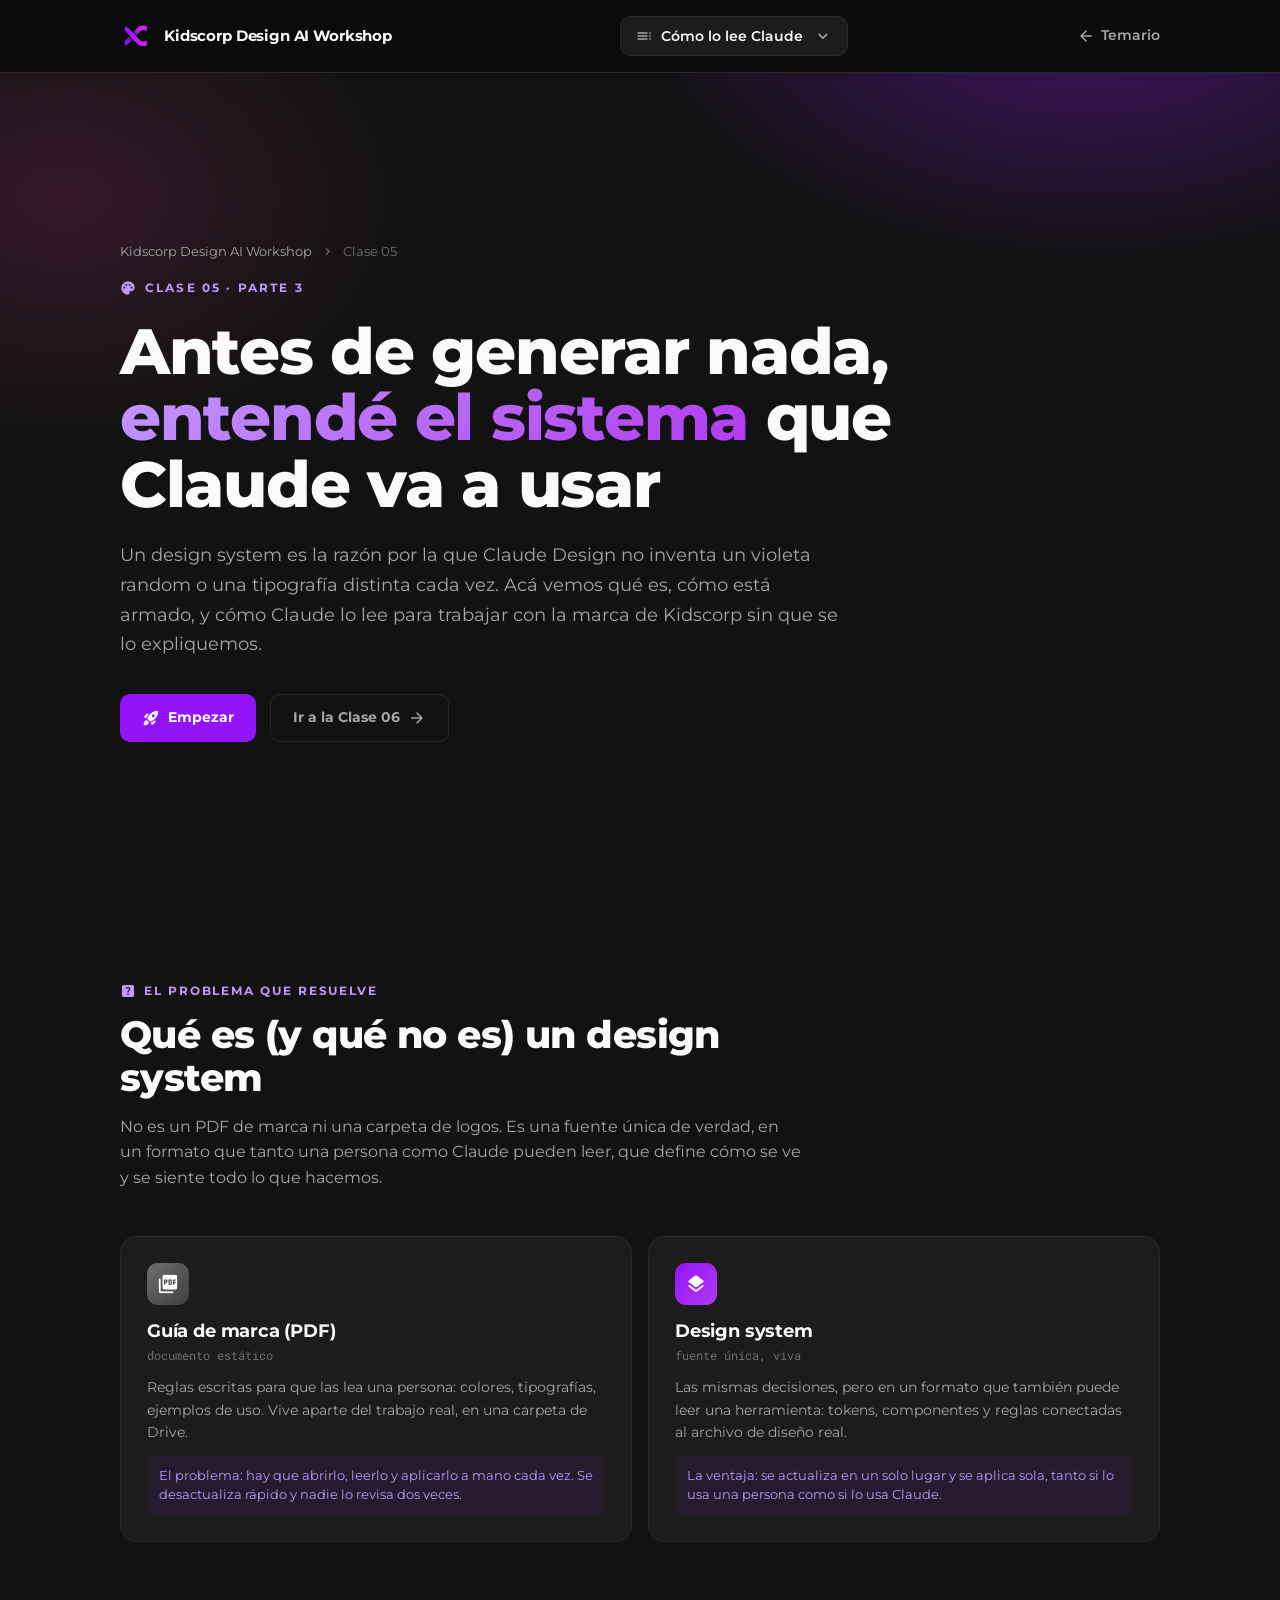
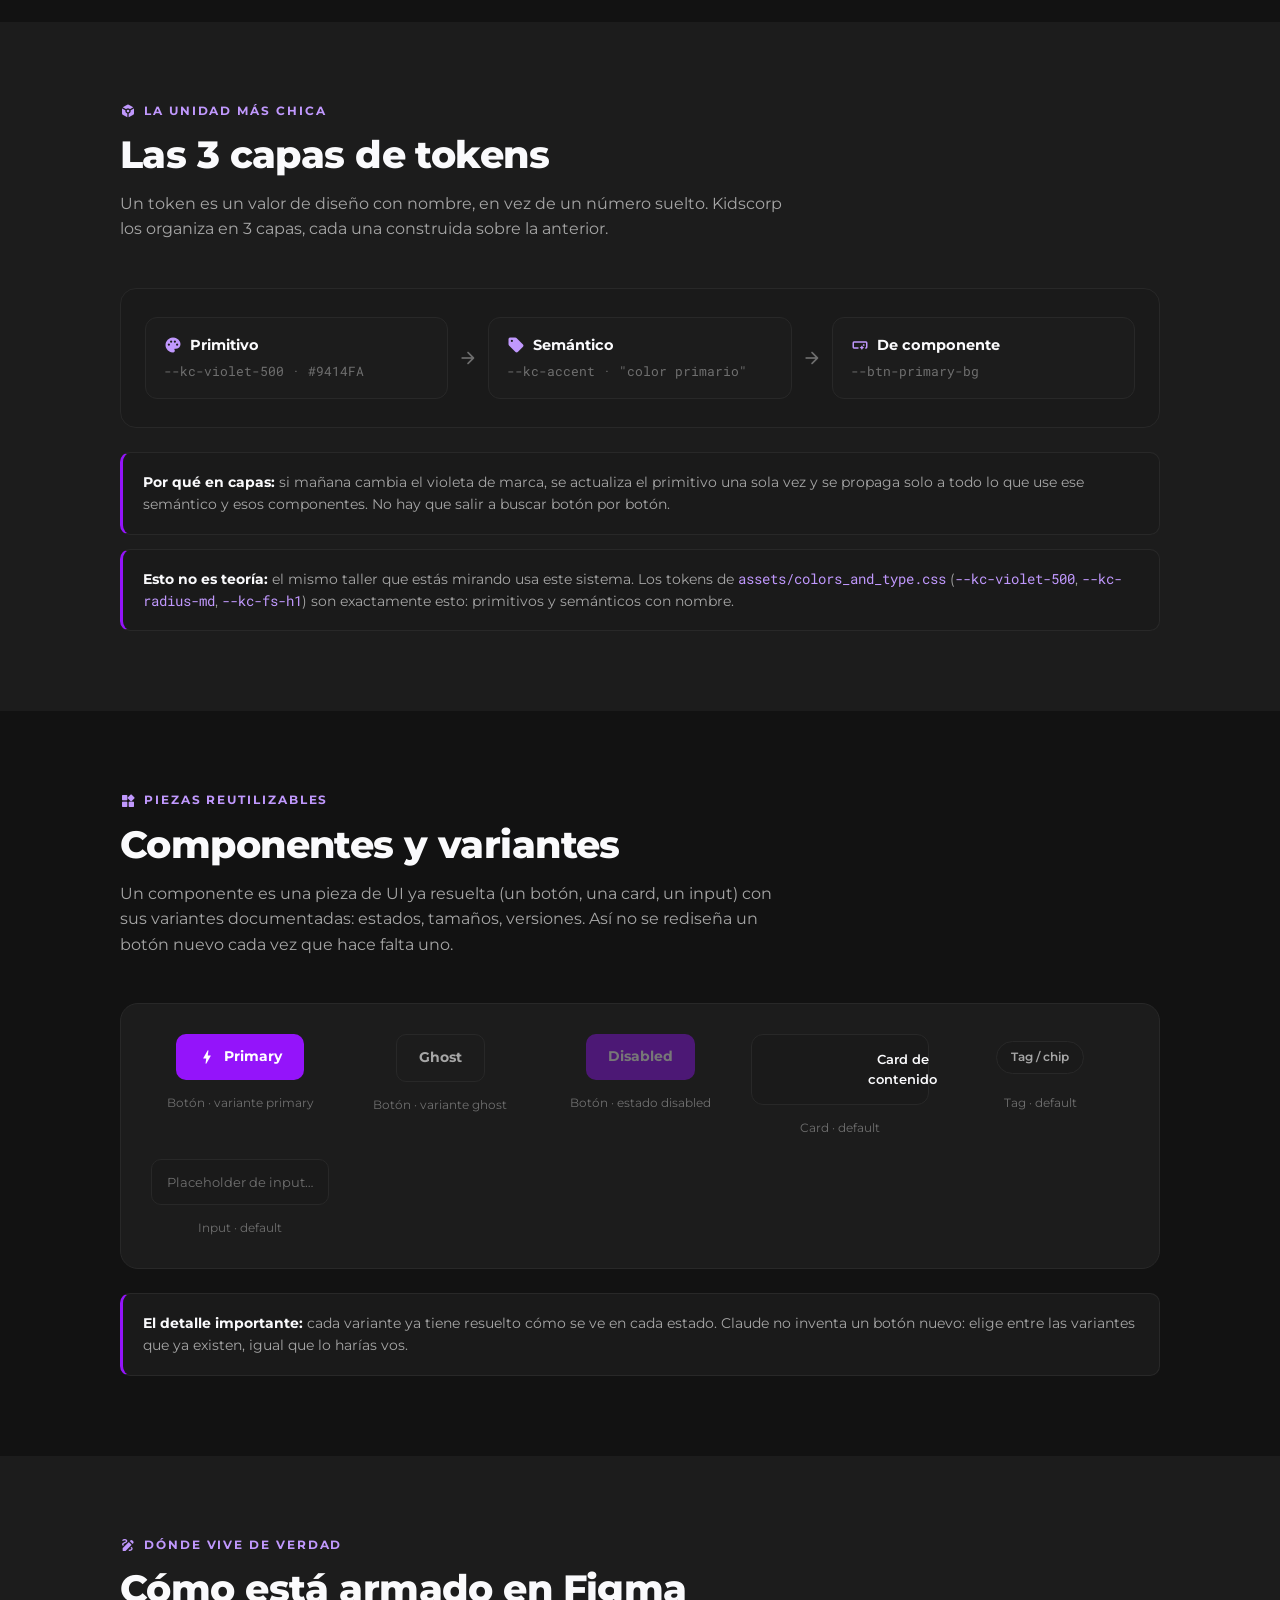
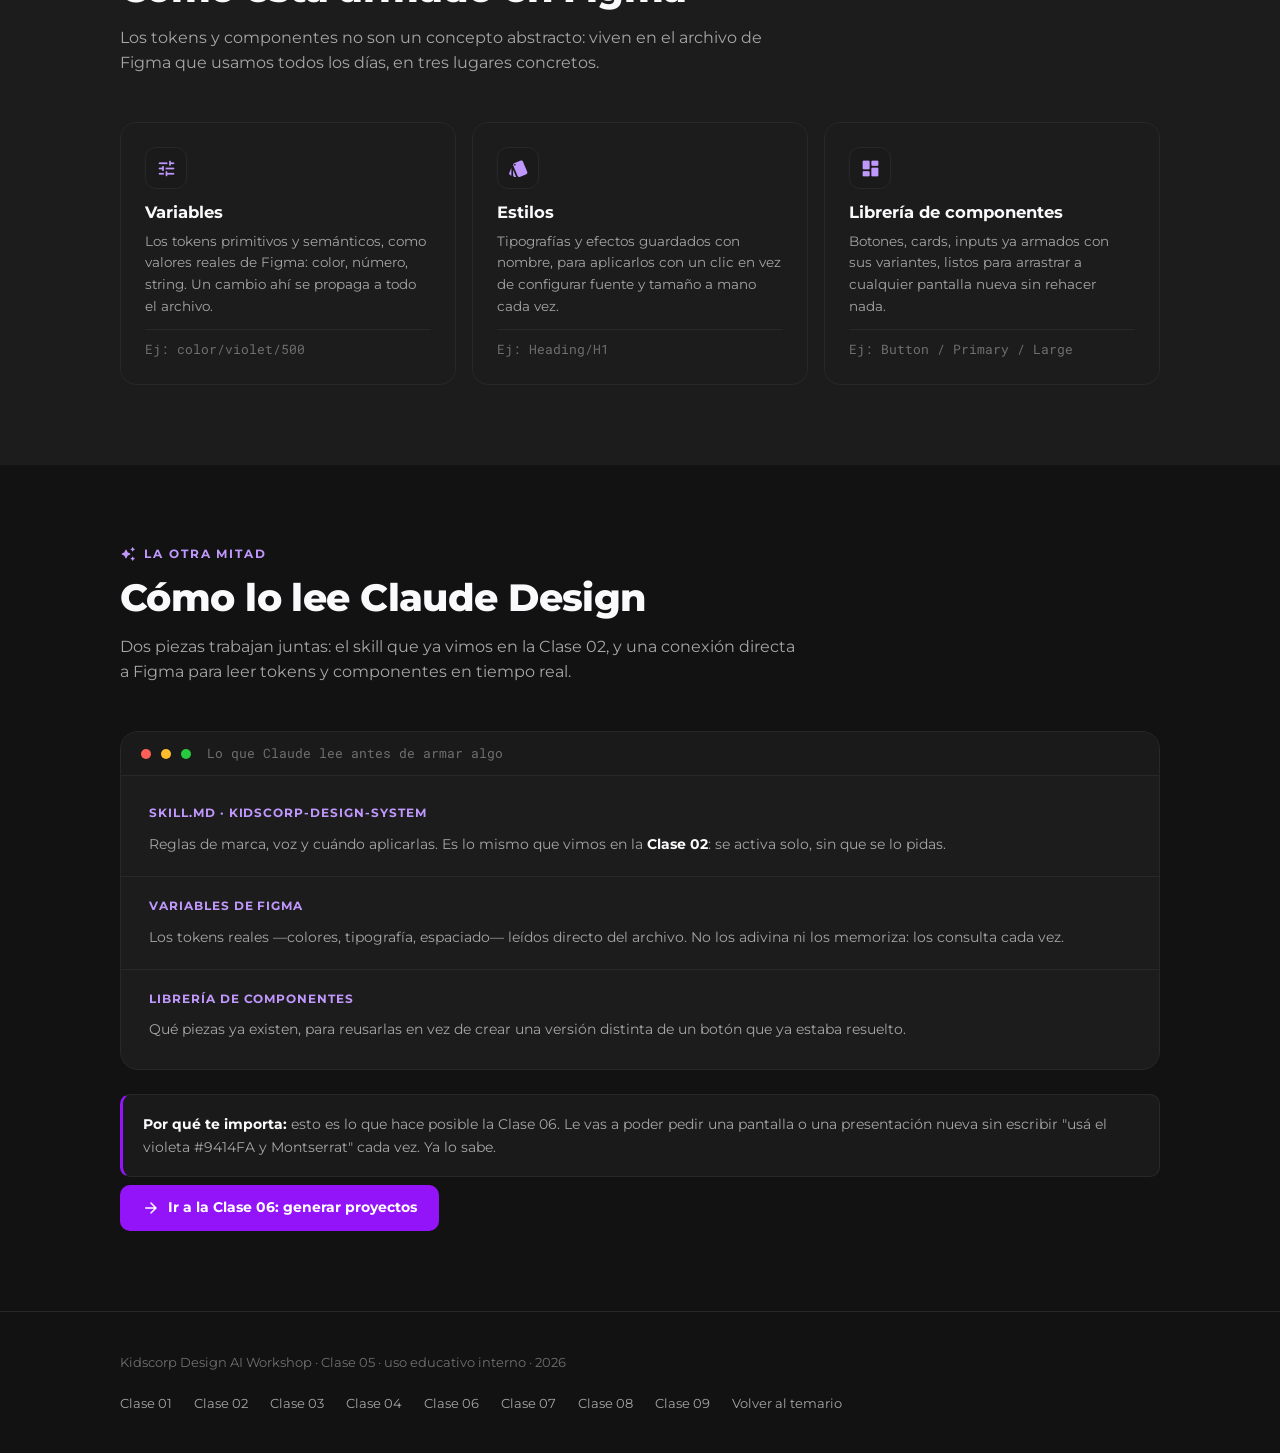
<file: clase-05/index.html>
<!DOCTYPE html>
<html lang="es">
<head>
<meta charset="UTF-8">
<meta name="viewport" content="width=device-width, initial-scale=1.0">
<title>Clase 05 · Entendiendo el Design System</title>
<meta name="description" content="Qué es un design system, cómo está armado en tokens y componentes, y cómo Claude Design lo lee para trabajar con la marca de Kidscorp sin que se lo expliquemos cada vez.">
<link rel="stylesheet" href="assets/colors_and_type.css">
<link href="https://fonts.googleapis.com/icon?family=Material+Icons+Round" rel="stylesheet">
<link rel="stylesheet" href="styles.css">
</head>
<body>

<div class="scroll-progress"></div>
<header class="topper">
  <div class="bar">
    <a class="brand" href="../index.html">
      <div class="mark"><img src="assets/logos/iso-full-color.png" alt="Kidscorp"></div>
      <div class="name">Kidscorp Design AI Workshop</div>
    </a>
    <div class="toc" id="toc">
      <button class="toc-btn" type="button" aria-haspopup="true" aria-expanded="false">
        <span class="material-icons-round">toc</span>
        <span class="toc-label">Contenidos</span>
        <span class="material-icons-round toc-chev">expand_more</span>
      </button>
      <div class="toc-menu">
        <a href="#que-es">Qué es</a>
        <a href="#tokens">Tokens</a>
        <a href="#componentes">Componentes</a>
        <a href="#figma">En Figma</a>
        <a href="#claude-lee">Cómo lo lee Claude</a>
      </div>
    </div>
    <a class="back" href="../index.html"><span class="material-icons-round">arrow_back</span> Temario</a>
  </div>
</header>

<section class="hero">
  <div class="wrap">
    <div class="crumb"><a href="../index.html">Kidscorp Design AI Workshop</a><span class="material-icons-round">chevron_right</span><span>Clase 05</span></div>
    <div class="eyebrow"><span class="material-icons-round">palette</span> Clase 05 · Parte 3</div>
    <h1>Antes de generar nada, <span class="gr">entendé el sistema</span> que Claude va a usar</h1>
    <p class="lead">Un design system es la razón por la que Claude Design no inventa un violeta random o una tipografía distinta cada vez. Acá vemos qué es, cómo está armado, y cómo Claude lo lee para trabajar con la marca de Kidscorp sin que se lo expliquemos.</p>
    <div class="cta-row">
      <a href="#que-es" class="btn btn-primary"><span class="material-icons-round">rocket_launch</span> Empezar</a>
      <a href="../clase-06/index.html" class="btn btn-ghost">Ir a la Clase 06 <span class="material-icons-round">arrow_forward</span></a>
    </div>
  </div>
</section>

<!-- QUÉ ES -->
<section id="que-es">
  <div class="wrap">
    <div class="sec-head">
      <div class="kicker"><span class="material-icons-round" style="font-size:16px">help_center</span> El problema que resuelve</div>
      <h2>Qué es (y qué no es) un design system</h2>
      <p>No es un PDF de marca ni una carpeta de logos. Es una fuente única de verdad, en un formato que tanto una persona como Claude pueden leer, que define cómo se ve y se siente todo lo que hacemos.</p>
    </div>

    <div class="defs cols-2">
      <div class="def rv">
        <div class="ic" style="background:linear-gradient(135deg, var(--text-dimmer), #3E3E3E);"><span class="material-icons-round">picture_as_pdf</span></div>
        <h4>Guía de marca (PDF)</h4>
        <div class="who">documento estático</div>
        <p>Reglas escritas para que las lea una persona: colores, tipografías, ejemplos de uso. Vive aparte del trabajo real, en una carpeta de Drive.</p>
        <div class="ex">El problema: hay que abrirlo, leerlo y aplicarlo a mano cada vez. Se desactualiza rápido y nadie lo revisa dos veces.</div>
      </div>
      <div class="def rv">
        <div class="ic" style="background:linear-gradient(135deg, var(--violet), var(--pink));"><span class="material-icons-round">layers</span></div>
        <h4>Design system</h4>
        <div class="who">fuente única, viva</div>
        <p>Las mismas decisiones, pero en un formato que también puede leer una herramienta: tokens, componentes y reglas conectadas al archivo de diseño real.</p>
        <div class="ex">La ventaja: se actualiza en un solo lugar y se aplica sola, tanto si lo usa una persona como si lo usa Claude.</div>
      </div>
    </div>
  </div>
</section>

<!-- TOKENS -->
<section id="tokens" style="background:var(--panel);">
  <div class="wrap">
    <div class="sec-head">
      <div class="kicker"><span class="material-icons-round" style="font-size:16px">token</span> La unidad más chica</div>
      <h2>Las 3 capas de tokens</h2>
      <p>Un token es un valor de diseño con nombre, en vez de un número suelto. Kidscorp los organiza en 3 capas, cada una construida sobre la anterior.</p>
    </div>

    <div class="flow rv">
      <div class="node">
        <div class="lbl"><span class="material-icons-round">palette</span> Primitivo</div>
        <div class="ex">--kc-violet-500 · #9414FA</div>
      </div>
      <span class="material-icons-round arrow">arrow_forward</span>
      <div class="node">
        <div class="lbl"><span class="material-icons-round">sell</span> Semántico</div>
        <div class="ex">--kc-accent · "color primario"</div>
      </div>
      <span class="material-icons-round arrow">arrow_forward</span>
      <div class="node">
        <div class="lbl"><span class="material-icons-round">smart_button</span> De componente</div>
        <div class="ex">--btn-primary-bg</div>
      </div>
    </div>

    <div class="callbox rv">
      <p><b>Por qué en capas:</b> si mañana cambia el violeta de marca, se actualiza el primitivo una sola vez y se propaga solo a todo lo que use ese semántico y esos componentes. No hay que salir a buscar botón por botón.</p>
    </div>

    <div class="callbox rv" style="margin-top:14px;">
      <p><b>Esto no es teoría:</b> el mismo taller que estás mirando usa este sistema. Los tokens de <span class="kc-mono" style="color:var(--violet-soft)">assets/colors_and_type.css</span> (<span class="kc-mono" style="color:var(--violet-soft)">--kc-violet-500</span>, <span class="kc-mono" style="color:var(--violet-soft)">--kc-radius-md</span>, <span class="kc-mono" style="color:var(--violet-soft)">--kc-fs-h1</span>) son exactamente esto: primitivos y semánticos con nombre.</p>
    </div>
  </div>
</section>

<!-- COMPONENTES -->
<section id="componentes">
  <div class="wrap">
    <div class="sec-head">
      <div class="kicker"><span class="material-icons-round" style="font-size:16px">widgets</span> Piezas reutilizables</div>
      <h2>Componentes y variantes</h2>
      <p>Un componente es una pieza de UI ya resuelta (un botón, una card, un input) con sus variantes documentadas: estados, tamaños, versiones. Así no se rediseña un botón nuevo cada vez que hace falta uno.</p>
    </div>

    <div class="showcase rv">
      <div class="item">
        <div class="stage"><a href="#" class="btn btn-primary" onclick="return false;"><span class="material-icons-round">bolt</span> Primary</a></div>
        <span class="lbl">Botón · variante primary</span>
      </div>
      <div class="item">
        <div class="stage"><a href="#" class="btn btn-ghost" onclick="return false;">Ghost</a></div>
        <span class="lbl">Botón · variante ghost</span>
      </div>
      <div class="item">
        <div class="stage"><a href="#" class="btn btn-primary" style="opacity:.4; pointer-events:none;">Disabled</a></div>
        <span class="lbl">Botón · estado disabled</span>
      </div>
      <div class="item">
        <div class="stage" style="width:100%;"><div class="demo-card"><span class="material-icons-round">draft</span><span class="t">Card de contenido</span></div></div>
        <span class="lbl">Card · default</span>
      </div>
      <div class="item">
        <div class="stage"><span class="demo-tag">Tag / chip</span></div>
        <span class="lbl">Tag · default</span>
      </div>
      <div class="item">
        <div class="stage" style="width:100%;"><div class="demo-input">Placeholder de input…</div></div>
        <span class="lbl">Input · default</span>
      </div>
    </div>

    <div class="callbox rv">
      <p><b>El detalle importante:</b> cada variante ya tiene resuelto cómo se ve en cada estado. Claude no inventa un botón nuevo: elige entre las variantes que ya existen, igual que lo harías vos.</p>
    </div>
  </div>
</section>

<!-- FIGMA -->
<section id="figma" style="background:var(--panel);">
  <div class="wrap">
    <div class="sec-head">
      <div class="kicker"><span class="material-icons-round" style="font-size:16px">draw</span> Dónde vive de verdad</div>
      <h2>Cómo está armado en Figma</h2>
      <p>Los tokens y componentes no son un concepto abstracto: viven en el archivo de Figma que usamos todos los días, en tres lugares concretos.</p>
    </div>

    <div class="conn-hi">
      <div class="conn-card rv">
        <div class="ic"><span class="material-icons-round">tune</span></div>
        <h4>Variables</h4>
        <p>Los tokens primitivos y semánticos, como valores reales de Figma: color, número, string. Un cambio ahí se propaga a todo el archivo.</p>
        <div class="use">Ej: color/violet/500</div>
      </div>
      <div class="conn-card rv">
        <div class="ic"><span class="material-icons-round">style</span></div>
        <h4>Estilos</h4>
        <p>Tipografías y efectos guardados con nombre, para aplicarlos con un clic en vez de configurar fuente y tamaño a mano cada vez.</p>
        <div class="use">Ej: Heading/H1</div>
      </div>
      <div class="conn-card rv">
        <div class="ic"><span class="material-icons-round">dashboard</span></div>
        <h4>Librería de componentes</h4>
        <p>Botones, cards, inputs ya armados con sus variantes, listos para arrastrar a cualquier pantalla nueva sin rehacer nada.</p>
        <div class="use">Ej: Button / Primary / Large</div>
      </div>
    </div>
  </div>
</section>

<!-- CÓMO LO LEE CLAUDE -->
<section id="claude-lee">
  <div class="wrap">
    <div class="sec-head">
      <div class="kicker"><span class="material-icons-round" style="font-size:16px">auto_awesome</span> La otra mitad</div>
      <h2>Cómo lo lee Claude Design</h2>
      <p>Dos piezas trabajan juntas: el skill que ya vimos en la Clase 02, y una conexión directa a Figma para leer tokens y componentes en tiempo real.</p>
    </div>

    <div class="doc rv">
      <div class="top">
        <span class="dot" style="background:#FF5F56"></span><span class="dot" style="background:#FFBD2E"></span><span class="dot" style="background:#27C93F"></span>
        <span class="fn">Lo que Claude lee antes de armar algo</span>
      </div>
      <div class="body">
        <div class="field">
          <h5>SKILL.md · kidscorp-design-system</h5>
          <p>Reglas de marca, voz y cuándo aplicarlas. Es lo mismo que vimos en la <b>Clase 02</b>: se activa solo, sin que se lo pidas.</p>
        </div>
        <div class="field">
          <h5>Variables de Figma</h5>
          <p>Los tokens reales —colores, tipografía, espaciado— leídos directo del archivo. No los adivina ni los memoriza: los consulta cada vez.</p>
        </div>
        <div class="field">
          <h5>Librería de componentes</h5>
          <p>Qué piezas ya existen, para reusarlas en vez de crear una versión distinta de un botón que ya estaba resuelto.</p>
        </div>
      </div>
    </div>

    <div class="callbox rv">
      <p><b>Por qué te importa:</b> esto es lo que hace posible la Clase 06. Le vas a poder pedir una pantalla o una presentación nueva sin escribir "usá el violeta #9414FA y Montserrat" cada vez. Ya lo sabe.</p>
    </div>

    <div class="cta-row" style="margin-top:8px;">
      <a href="../clase-06/index.html" class="btn btn-primary"><span class="material-icons-round">arrow_forward</span> Ir a la Clase 06: generar proyectos</a>
    </div>
  </div>
</section>

<footer>
  <div class="wrap">
    <div class="row">
      <p>Kidscorp Design AI Workshop · Clase 05 · uso educativo interno · 2026</p>
      <div class="fnav">
        <a href="../clase-01/index.html">Clase 01</a>
        <a href="../clase-02/index.html">Clase 02</a>
        <a href="../clase-03/index.html">Clase 03</a>
        <a href="../clase-04/index.html">Clase 04</a>
        <a href="../clase-06/index.html">Clase 06</a>
        <a href="../clase-07/index.html">Clase 07</a>
        <a href="../clase-08/index.html">Clase 08</a>
        <a href="../clase-09/index.html">Clase 09</a>
        <a href="../index.html">Volver al temario</a>
      </div>
    </div>
  </div>
</footer>

<script>
  const io = new IntersectionObserver((entries) => {
    entries.forEach(e => { if (e.isIntersecting) { e.target.classList.add('in'); io.unobserve(e.target); } });
  }, { threshold: 0.1 });
  document.querySelectorAll('.rv').forEach((el, i) => {
    el.style.transitionDelay = (i % 4 * 60) + 'ms';
    io.observe(el);
  });

  const progressBar = document.querySelector('.scroll-progress');
  const topper = document.querySelector('.topper');
  const onScroll = () => {
    const scrollTop = window.scrollY;
    const docHeight = document.documentElement.scrollHeight - window.innerHeight;
    const pct = docHeight > 0 ? (scrollTop / docHeight) * 100 : 0;
    if (progressBar) progressBar.style.width = pct + '%';
    if (topper) topper.classList.toggle('scrolled', scrollTop > 8);
  };
  window.addEventListener('scroll', onScroll, { passive: true });
  onScroll();

  const toc = document.querySelector('.toc');
  const tocBtn = document.querySelector('.toc-btn');
  const tocLabel = document.querySelector('.toc-label');
  const navLinks = document.querySelectorAll('.toc-menu a[href^="#"]');
  if (toc && tocBtn) {
    tocBtn.addEventListener('click', (e) => {
      e.stopPropagation();
      const willOpen = !toc.classList.contains('open');
      toc.classList.toggle('open', willOpen);
      tocBtn.setAttribute('aria-expanded', String(willOpen));
    });
    document.addEventListener('click', (e) => {
      if (!toc.contains(e.target)) toc.classList.remove('open');
    });
    navLinks.forEach(a => a.addEventListener('click', () => toc.classList.remove('open')));
  }

  const navSections = Array.from(navLinks).map(a => document.querySelector(a.getAttribute('href'))).filter(Boolean);
  if (navSections.length) {
    const spy = new IntersectionObserver((entries) => {
      entries.forEach(entry => {
        if (!entry.isIntersecting) return;
        const link = document.querySelector(`.toc-menu a[href="#${entry.target.id}"]`);
        if (!link) return;
        navLinks.forEach(l => l.classList.remove('active'));
        link.classList.add('active');
        if (tocLabel) tocLabel.textContent = link.textContent;
      });
    }, { rootMargin: '-40% 0px -50% 0px', threshold: 0 });
    navSections.forEach(s => spy.observe(s));
  }
</script>
</body>
</html>
</file>
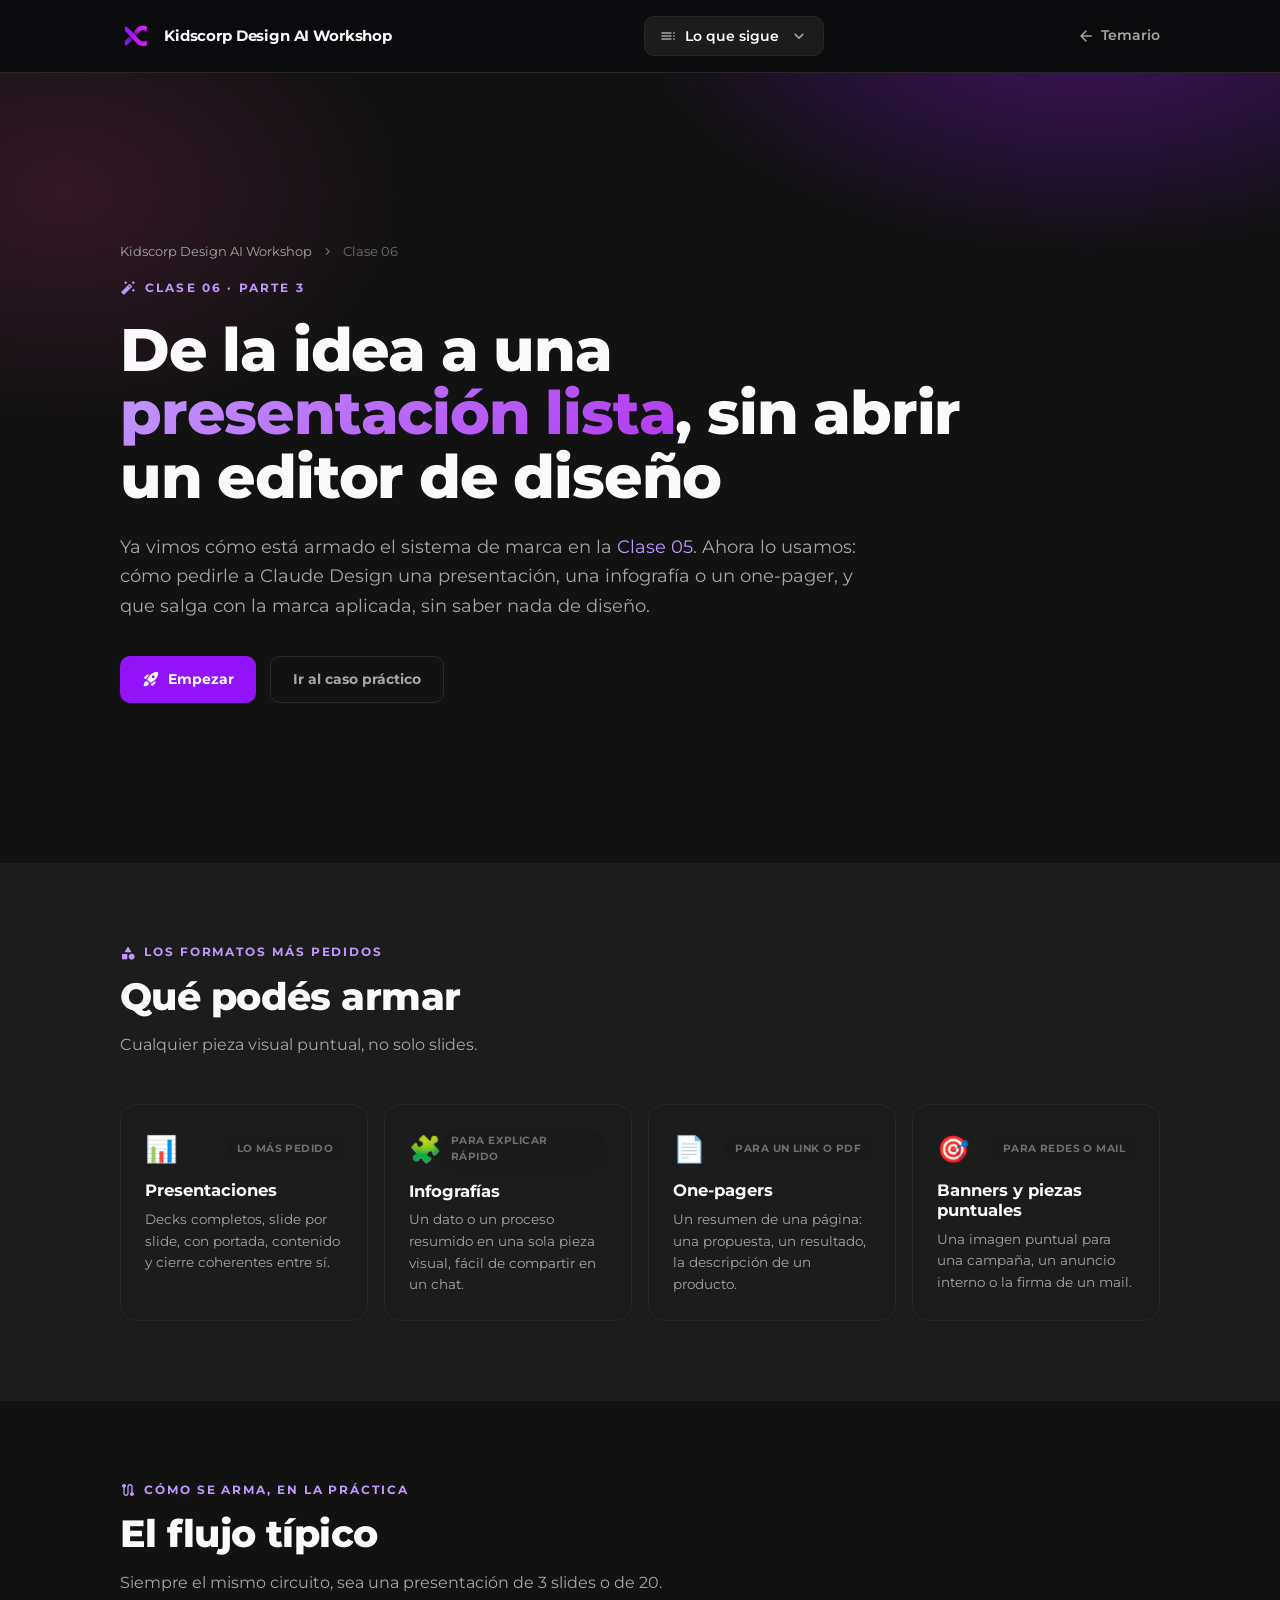
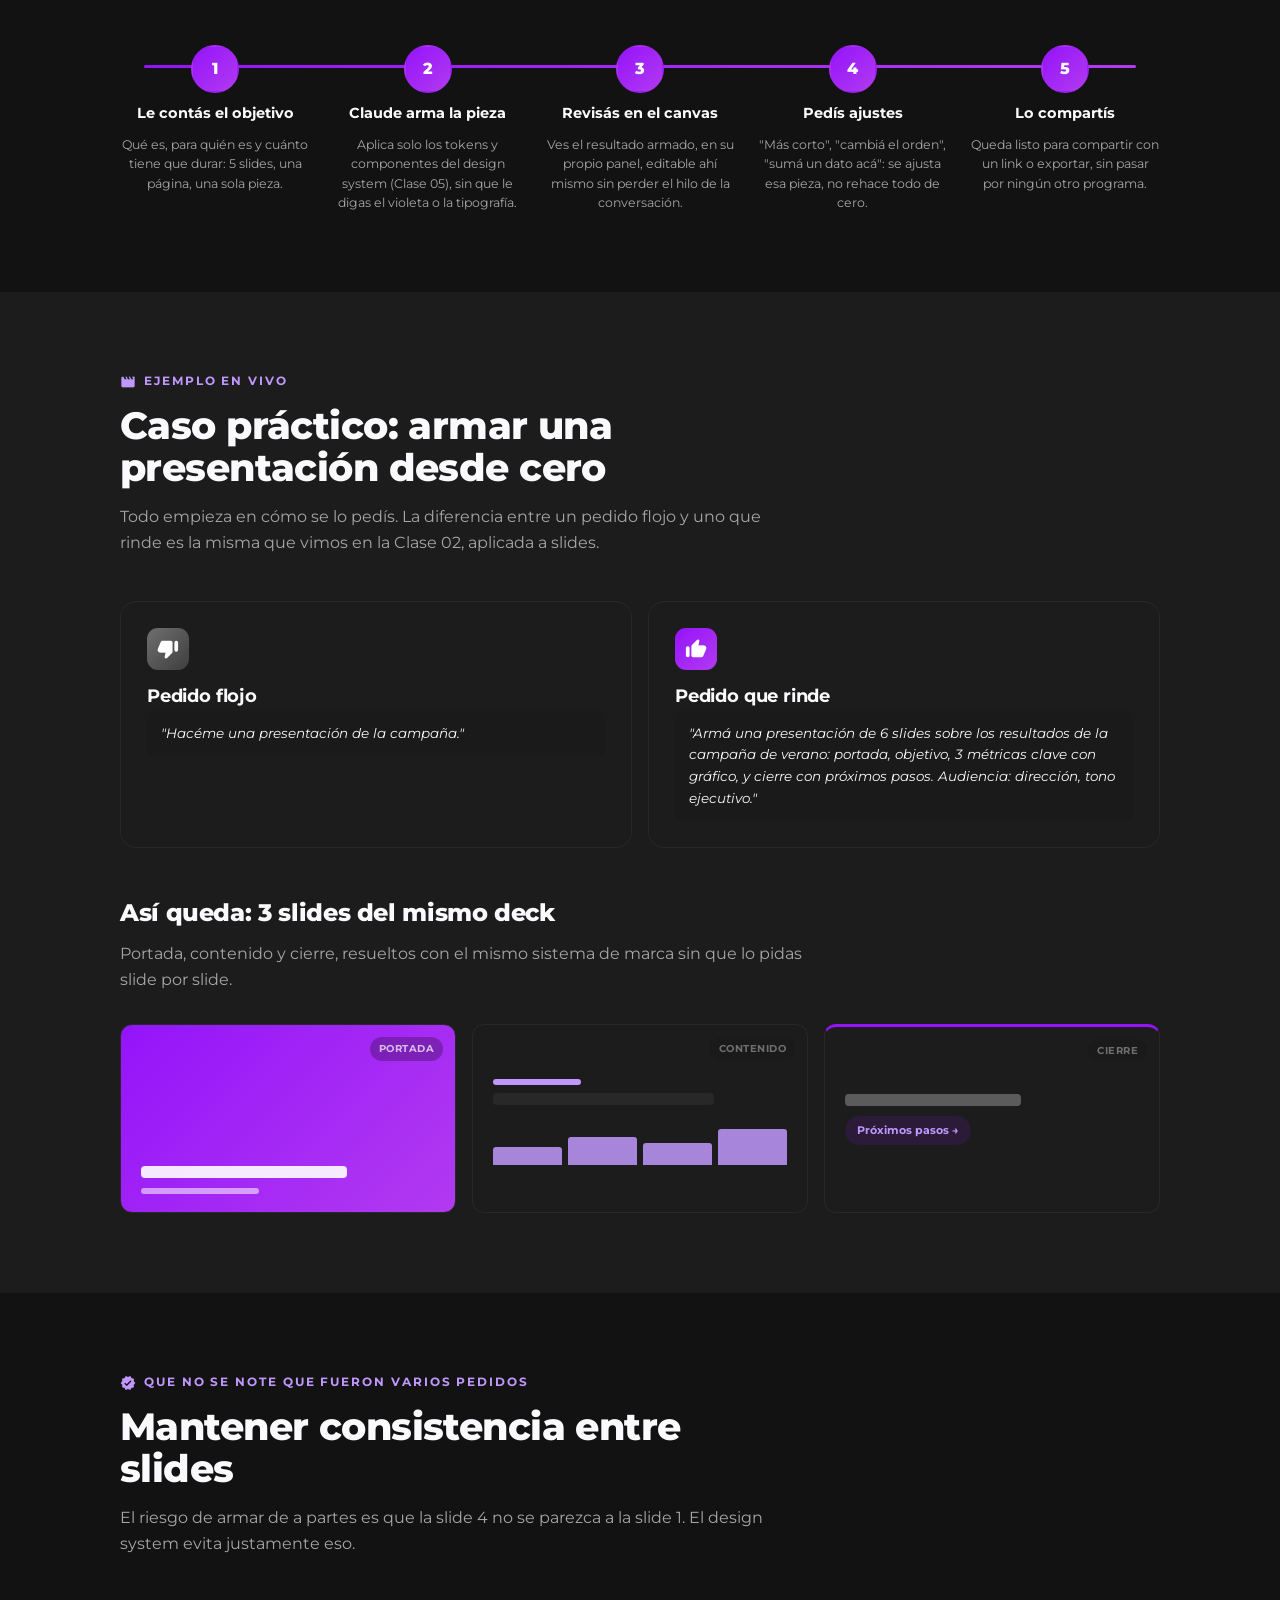
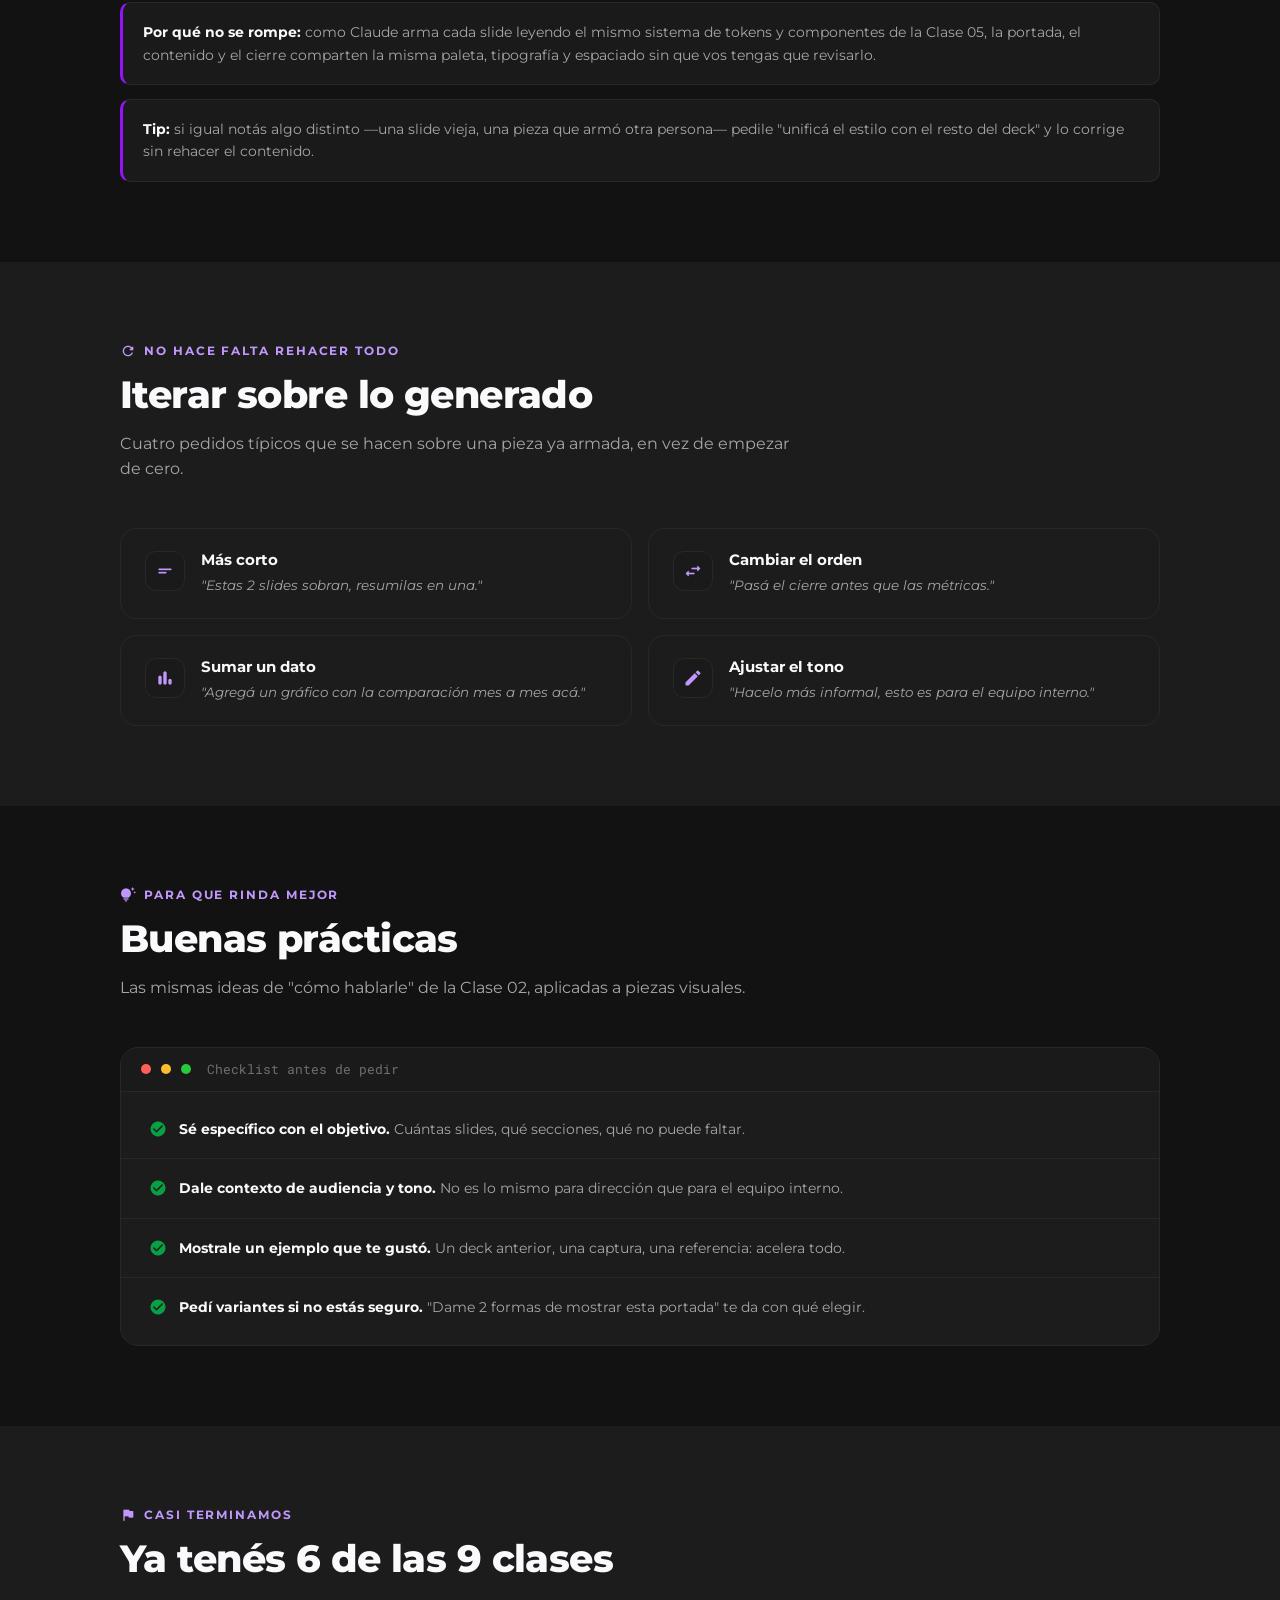
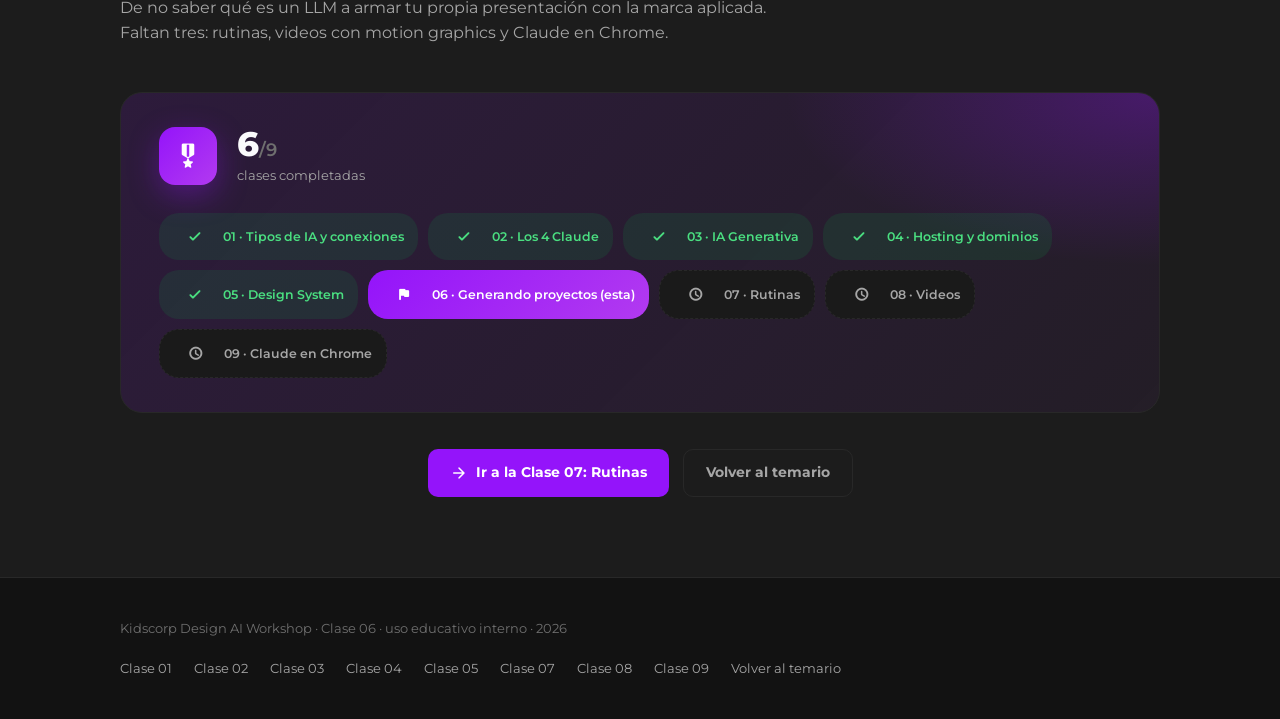
<file: clase-06/index.html>
<!DOCTYPE html>
<html lang="es">
<head>
<meta charset="UTF-8">
<meta name="viewport" content="width=device-width, initial-scale=1.0">
<title>Clase 06 · Generando proyectos con Claude Design</title>
<meta name="description" content="Cómo usar Claude Design para armar presentaciones, infografías y one-pagers con la marca de Kidscorp aplicada, sin saber de diseño. Para sales, marketing, growth y cualquier equipo.">
<link rel="stylesheet" href="assets/colors_and_type.css">
<link href="https://fonts.googleapis.com/icon?family=Material+Icons+Round" rel="stylesheet">
<link rel="stylesheet" href="styles.css">
</head>
<body>

<div class="scroll-progress"></div>
<header class="topper">
  <div class="bar">
    <a class="brand" href="../index.html">
      <div class="mark"><img src="assets/logos/iso-full-color.png" alt="Kidscorp"></div>
      <div class="name">Kidscorp Design AI Workshop</div>
    </a>
    <div class="toc" id="toc">
      <button class="toc-btn" type="button" aria-haspopup="true" aria-expanded="false">
        <span class="material-icons-round">toc</span>
        <span class="toc-label">Contenidos</span>
        <span class="material-icons-round toc-chev">expand_more</span>
      </button>
      <div class="toc-menu">
        <a href="#que-podes-armar">Qué podés armar</a>
        <a href="#flujo">El flujo típico</a>
        <a href="#practica">Caso práctico</a>
        <a href="#consistencia">Consistencia</a>
        <a href="#iterar">Iterar</a>
        <a href="#buenas-practicas">Buenas prácticas</a>
        <a href="#cierre">Lo que sigue</a>
      </div>
    </div>
    <a class="back" href="../index.html"><span class="material-icons-round">arrow_back</span> Temario</a>
  </div>
</header>

<section class="hero">
  <div class="wrap">
    <div class="crumb"><a href="../index.html">Kidscorp Design AI Workshop</a><span class="material-icons-round">chevron_right</span><span>Clase 06</span></div>
    <div class="eyebrow"><span class="material-icons-round">auto_fix_high</span> Clase 06 · Parte 3</div>
    <h1>De la idea a una <span class="gr">presentación lista</span>, sin abrir un editor de diseño</h1>
    <p class="lead">Ya vimos cómo está armado el sistema de marca en la <a href="../clase-05/index.html" style="color:var(--violet-soft); text-decoration:none;">Clase 05</a>. Ahora lo usamos: cómo pedirle a Claude Design una presentación, una infografía o un one-pager, y que salga con la marca aplicada, sin saber nada de diseño.</p>
    <div class="cta-row">
      <a href="#que-podes-armar" class="btn btn-primary"><span class="material-icons-round">rocket_launch</span> Empezar</a>
      <a href="#practica" class="btn btn-ghost">Ir al caso práctico</a>
    </div>
  </div>
</section>

<!-- QUÉ PODÉS ARMAR -->
<section id="que-podes-armar" style="background:var(--panel);">
  <div class="wrap">
    <div class="sec-head">
      <div class="kicker"><span class="material-icons-round" style="font-size:16px">category</span> Los formatos más pedidos</div>
      <h2>Qué podés armar</h2>
      <p>Cualquier pieza visual puntual, no solo slides.</p>
    </div>

    <div class="labs">
      <div class="lab-card rv">
        <div class="top-row"><span class="emoji">📊</span><span class="pill">Lo más pedido</span></div>
        <h4>Presentaciones</h4>
        <p>Decks completos, slide por slide, con portada, contenido y cierre coherentes entre sí.</p>
      </div>
      <div class="lab-card rv">
        <div class="top-row"><span class="emoji">🧩</span><span class="pill">Para explicar rápido</span></div>
        <h4>Infografías</h4>
        <p>Un dato o un proceso resumido en una sola pieza visual, fácil de compartir en un chat.</p>
      </div>
      <div class="lab-card rv">
        <div class="top-row"><span class="emoji">📄</span><span class="pill">Para un link o PDF</span></div>
        <h4>One-pagers</h4>
        <p>Un resumen de una página: una propuesta, un resultado, la descripción de un producto.</p>
      </div>
      <div class="lab-card rv">
        <div class="top-row"><span class="emoji">🎯</span><span class="pill">Para redes o mail</span></div>
        <h4>Banners y piezas puntuales</h4>
        <p>Una imagen puntual para una campaña, un anuncio interno o la firma de un mail.</p>
      </div>
    </div>
  </div>
</section>

<!-- EL FLUJO TÍPICO -->
<section id="flujo">
  <div class="wrap">
    <div class="sec-head">
      <div class="kicker"><span class="material-icons-round" style="font-size:16px">route</span> Cómo se arma, en la práctica</div>
      <h2>El flujo típico</h2>
      <p>Siempre el mismo circuito, sea una presentación de 3 slides o de 20.</p>
    </div>

    <div class="tline rv">
      <div class="tline-steps">
        <div class="tline-line"><div class="tline-fill"></div></div>
        <div class="tstep" style="--i:0">
          <div class="tdot">1</div>
          <h4>Le contás el objetivo</h4>
          <p>Qué es, para quién es y cuánto tiene que durar: 5 slides, una página, una sola pieza.</p>
        </div>
        <div class="tstep" style="--i:1">
          <div class="tdot">2</div>
          <h4>Claude arma la pieza</h4>
          <p>Aplica solo los tokens y componentes del design system (Clase 05), sin que le digas el violeta o la tipografía.</p>
        </div>
        <div class="tstep" style="--i:2">
          <div class="tdot">3</div>
          <h4>Revisás en el canvas</h4>
          <p>Ves el resultado armado, en su propio panel, editable ahí mismo sin perder el hilo de la conversación.</p>
        </div>
        <div class="tstep" style="--i:3">
          <div class="tdot">4</div>
          <h4>Pedís ajustes</h4>
          <p>"Más corto", "cambiá el orden", "sumá un dato acá": se ajusta esa pieza, no rehace todo de cero.</p>
        </div>
        <div class="tstep" style="--i:4">
          <div class="tdot">5</div>
          <h4>Lo compartís</h4>
          <p>Queda listo para compartir con un link o exportar, sin pasar por ningún otro programa.</p>
        </div>
      </div>
    </div>
  </div>
</section>

<!-- CASO PRÁCTICO -->
<section id="practica" style="background:var(--panel);">
  <div class="wrap">
    <div class="sec-head">
      <div class="kicker"><span class="material-icons-round" style="font-size:16px">movie</span> Ejemplo en vivo</div>
      <h2>Caso práctico: armar una presentación desde cero</h2>
      <p>Todo empieza en cómo se lo pedís. La diferencia entre un pedido flojo y uno que rinde es la misma que vimos en la Clase 02, aplicada a slides.</p>
    </div>

    <div class="defs cols-2">
      <div class="def rv">
        <div class="ic" style="background:linear-gradient(135deg, var(--text-dimmer), #3E3E3E);"><span class="material-icons-round">thumb_down</span></div>
        <h4>Pedido flojo</h4>
        <div class="prompt">"Hacéme una presentación de la campaña."</div>
      </div>
      <div class="def rv">
        <div class="ic" style="background:linear-gradient(135deg, var(--violet), var(--pink));"><span class="material-icons-round">thumb_up</span></div>
        <h4>Pedido que rinde</h4>
        <div class="prompt">"Armá una presentación de 6 slides sobre los resultados de la campaña de verano: portada, objetivo, 3 métricas clave con gráfico, y cierre con próximos pasos. Audiencia: dirección, tono ejecutivo."</div>
      </div>
    </div>

    <div class="sec-head" style="margin-top:52px; margin-bottom:24px;">
      <h2 style="font-size:24px;">Así queda: 3 slides del mismo deck</h2>
      <p>Portada, contenido y cierre, resueltos con el mismo sistema de marca sin que lo pidas slide por slide.</p>
    </div>

    <div class="deck rv">
      <div class="slide cover">
        <span class="tag">Portada</span>
        <div class="bar lg" style="background:rgba(255,255,255,0.9); width:70%;"></div>
        <div class="bar sm" style="background:rgba(255,255,255,0.55);"></div>
      </div>
      <div class="slide content">
        <span class="tag" style="color:var(--text-dimmer); background:var(--panel-2);">Contenido</span>
        <div class="bars">
          <div class="bar sm" style="background:var(--violet-soft); width:30%;"></div>
          <div class="bar lg" style="width:75%;"></div>
        </div>
        <div class="chart">
          <div style="height:45%;"></div>
          <div style="height:70%;"></div>
          <div style="height:55%;"></div>
          <div style="height:90%;"></div>
        </div>
      </div>
      <div class="slide closing">
        <span class="tag" style="color:var(--text-dimmer); background:var(--panel-2);">Cierre</span>
        <div class="bar lg" style="width:60%;"></div>
        <span class="pill">Próximos pasos →</span>
      </div>
    </div>
  </div>
</section>

<!-- CONSISTENCIA -->
<section id="consistencia">
  <div class="wrap">
    <div class="sec-head">
      <div class="kicker"><span class="material-icons-round" style="font-size:16px">verified</span> Que no se note que fueron varios pedidos</div>
      <h2>Mantener consistencia entre slides</h2>
      <p>El riesgo de armar de a partes es que la slide 4 no se parezca a la slide 1. El design system evita justamente eso.</p>
    </div>

    <div class="callbox rv">
      <p><b>Por qué no se rompe:</b> como Claude arma cada slide leyendo el mismo sistema de tokens y componentes de la Clase 05, la portada, el contenido y el cierre comparten la misma paleta, tipografía y espaciado sin que vos tengas que revisarlo.</p>
    </div>
    <div class="callbox rv" style="margin-top:14px;">
      <p><b>Tip:</b> si igual notás algo distinto —una slide vieja, una pieza que armó otra persona— pedile "unificá el estilo con el resto del deck" y lo corrige sin rehacer el contenido.</p>
    </div>
  </div>
</section>

<!-- ITERAR -->
<section id="iterar" style="background:var(--panel);">
  <div class="wrap">
    <div class="sec-head">
      <div class="kicker"><span class="material-icons-round" style="font-size:16px">refresh</span> No hace falta rehacer todo</div>
      <h2>Iterar sobre lo generado</h2>
      <p>Cuatro pedidos típicos que se hacen sobre una pieza ya armada, en vez de empezar de cero.</p>
    </div>

    <div class="conn-hi">
      <div class="conn-card rv">
        <div class="ic"><span class="material-icons-round">short_text</span></div>
        <div><h4>Más corto</h4><p>"Estas 2 slides sobran, resumilas en una."</p></div>
      </div>
      <div class="conn-card rv">
        <div class="ic"><span class="material-icons-round">swap_horiz</span></div>
        <div><h4>Cambiar el orden</h4><p>"Pasá el cierre antes que las métricas."</p></div>
      </div>
      <div class="conn-card rv">
        <div class="ic"><span class="material-icons-round">bar_chart</span></div>
        <div><h4>Sumar un dato</h4><p>"Agregá un gráfico con la comparación mes a mes acá."</p></div>
      </div>
      <div class="conn-card rv">
        <div class="ic"><span class="material-icons-round">edit</span></div>
        <div><h4>Ajustar el tono</h4><p>"Hacelo más informal, esto es para el equipo interno."</p></div>
      </div>
    </div>
  </div>
</section>

<!-- BUENAS PRÁCTICAS -->
<section id="buenas-practicas">
  <div class="wrap">
    <div class="sec-head">
      <div class="kicker"><span class="material-icons-round" style="font-size:16px">tips_and_updates</span> Para que rinda mejor</div>
      <h2>Buenas prácticas</h2>
      <p>Las mismas ideas de "cómo hablarle" de la Clase 02, aplicadas a piezas visuales.</p>
    </div>

    <div class="doc rv">
      <div class="top">
        <span class="dot" style="background:#FF5F56"></span><span class="dot" style="background:#FFBD2E"></span><span class="dot" style="background:#27C93F"></span>
        <span class="fn">Checklist antes de pedir</span>
      </div>
      <div class="body">
        <div class="field"><span class="material-icons-round">check_circle</span><p><b>Sé específico con el objetivo.</b> Cuántas slides, qué secciones, qué no puede faltar.</p></div>
        <div class="field"><span class="material-icons-round">check_circle</span><p><b>Dale contexto de audiencia y tono.</b> No es lo mismo para dirección que para el equipo interno.</p></div>
        <div class="field"><span class="material-icons-round">check_circle</span><p><b>Mostrale un ejemplo que te gustó.</b> Un deck anterior, una captura, una referencia: acelera todo.</p></div>
        <div class="field"><span class="material-icons-round">check_circle</span><p><b>Pedí variantes si no estás seguro.</b> "Dame 2 formas de mostrar esta portada" te da con qué elegir.</p></div>
      </div>
    </div>
  </div>
</section>

<!-- CIERRE DEL TALLER -->
<section id="cierre" style="background:var(--panel);">
  <div class="wrap">
    <div class="sec-head">
      <div class="kicker"><span class="material-icons-round" style="font-size:16px">flag</span> Casi terminamos</div>
      <h2>Ya tenés 6 de las 9 clases</h2>
      <p>De no saber qué es un LLM a armar tu propia presentación con la marca aplicada. Faltan tres: rutinas, videos con motion graphics y Claude en Chrome.</p>
    </div>

    <div class="finale rv">
      <div class="finale-top">
        <div class="finale-icon"><span class="material-icons-round">military_tech</span></div>
        <div>
          <div class="finale-stat">6<span>/9</span></div>
          <div class="finale-label">clases completadas</div>
        </div>
      </div>
      <div class="class-pills">
        <span class="pill-done"><span class="material-icons-round">check</span> 01 · Tipos de IA y conexiones</span>
        <span class="pill-done"><span class="material-icons-round">check</span> 02 · Los 4 Claude</span>
        <span class="pill-done"><span class="material-icons-round">check</span> 03 · IA Generativa</span>
        <span class="pill-done"><span class="material-icons-round">check</span> 04 · Hosting y dominios</span>
        <span class="pill-done"><span class="material-icons-round">check</span> 05 · Design System</span>
        <span class="pill-current"><span class="material-icons-round">flag</span> 06 · Generando proyectos (esta)</span>
        <span class="pill-next"><span class="material-icons-round">schedule</span> 07 · Rutinas</span>
        <span class="pill-next"><span class="material-icons-round">schedule</span> 08 · Videos</span>
        <span class="pill-next"><span class="material-icons-round">schedule</span> 09 · Claude en Chrome</span>
      </div>
    </div>

    <div class="cta-row" style="margin-top:36px; justify-content:center;">
      <a href="../clase-07/index.html" class="btn btn-primary"><span class="material-icons-round">arrow_forward</span> Ir a la Clase 07: Rutinas</a>
      <a href="../index.html" class="btn btn-ghost">Volver al temario</a>
    </div>
  </div>
</section>

<footer>
  <div class="wrap">
    <div class="row">
      <p>Kidscorp Design AI Workshop · Clase 06 · uso educativo interno · 2026</p>
      <div class="fnav">
        <a href="../clase-01/index.html">Clase 01</a>
        <a href="../clase-02/index.html">Clase 02</a>
        <a href="../clase-03/index.html">Clase 03</a>
        <a href="../clase-04/index.html">Clase 04</a>
        <a href="../clase-05/index.html">Clase 05</a>
        <a href="../clase-07/index.html">Clase 07</a>
        <a href="../clase-08/index.html">Clase 08</a>
        <a href="../clase-09/index.html">Clase 09</a>
        <a href="../index.html">Volver al temario</a>
      </div>
    </div>
  </div>
</footer>

<script>
  const io = new IntersectionObserver((entries) => {
    entries.forEach(e => { if (e.isIntersecting) { e.target.classList.add('in'); io.unobserve(e.target); } });
  }, { threshold: 0.1 });
  document.querySelectorAll('.rv').forEach((el, i) => {
    el.style.transitionDelay = (i % 4 * 60) + 'ms';
    io.observe(el);
  });

  const progressBar = document.querySelector('.scroll-progress');
  const topper = document.querySelector('.topper');
  const onScroll = () => {
    const scrollTop = window.scrollY;
    const docHeight = document.documentElement.scrollHeight - window.innerHeight;
    const pct = docHeight > 0 ? (scrollTop / docHeight) * 100 : 0;
    if (progressBar) progressBar.style.width = pct + '%';
    if (topper) topper.classList.toggle('scrolled', scrollTop > 8);
  };
  window.addEventListener('scroll', onScroll, { passive: true });
  onScroll();

  const toc = document.querySelector('.toc');
  const tocBtn = document.querySelector('.toc-btn');
  const tocLabel = document.querySelector('.toc-label');
  const navLinks = document.querySelectorAll('.toc-menu a[href^="#"]');
  if (toc && tocBtn) {
    tocBtn.addEventListener('click', (e) => {
      e.stopPropagation();
      const willOpen = !toc.classList.contains('open');
      toc.classList.toggle('open', willOpen);
      tocBtn.setAttribute('aria-expanded', String(willOpen));
    });
    document.addEventListener('click', (e) => {
      if (!toc.contains(e.target)) toc.classList.remove('open');
    });
    navLinks.forEach(a => a.addEventListener('click', () => toc.classList.remove('open')));
  }

  const navSections = Array.from(navLinks).map(a => document.querySelector(a.getAttribute('href'))).filter(Boolean);
  if (navSections.length) {
    const spy = new IntersectionObserver((entries) => {
      entries.forEach(entry => {
        if (!entry.isIntersecting) return;
        const link = document.querySelector(`.toc-menu a[href="#${entry.target.id}"]`);
        if (!link) return;
        navLinks.forEach(l => l.classList.remove('active'));
        link.classList.add('active');
        if (tocLabel) tocLabel.textContent = link.textContent;
      });
    }, { rootMargin: '-40% 0px -50% 0px', threshold: 0 });
    navSections.forEach(s => spy.observe(s));
  }
</script>
</body>
</html>
</file>
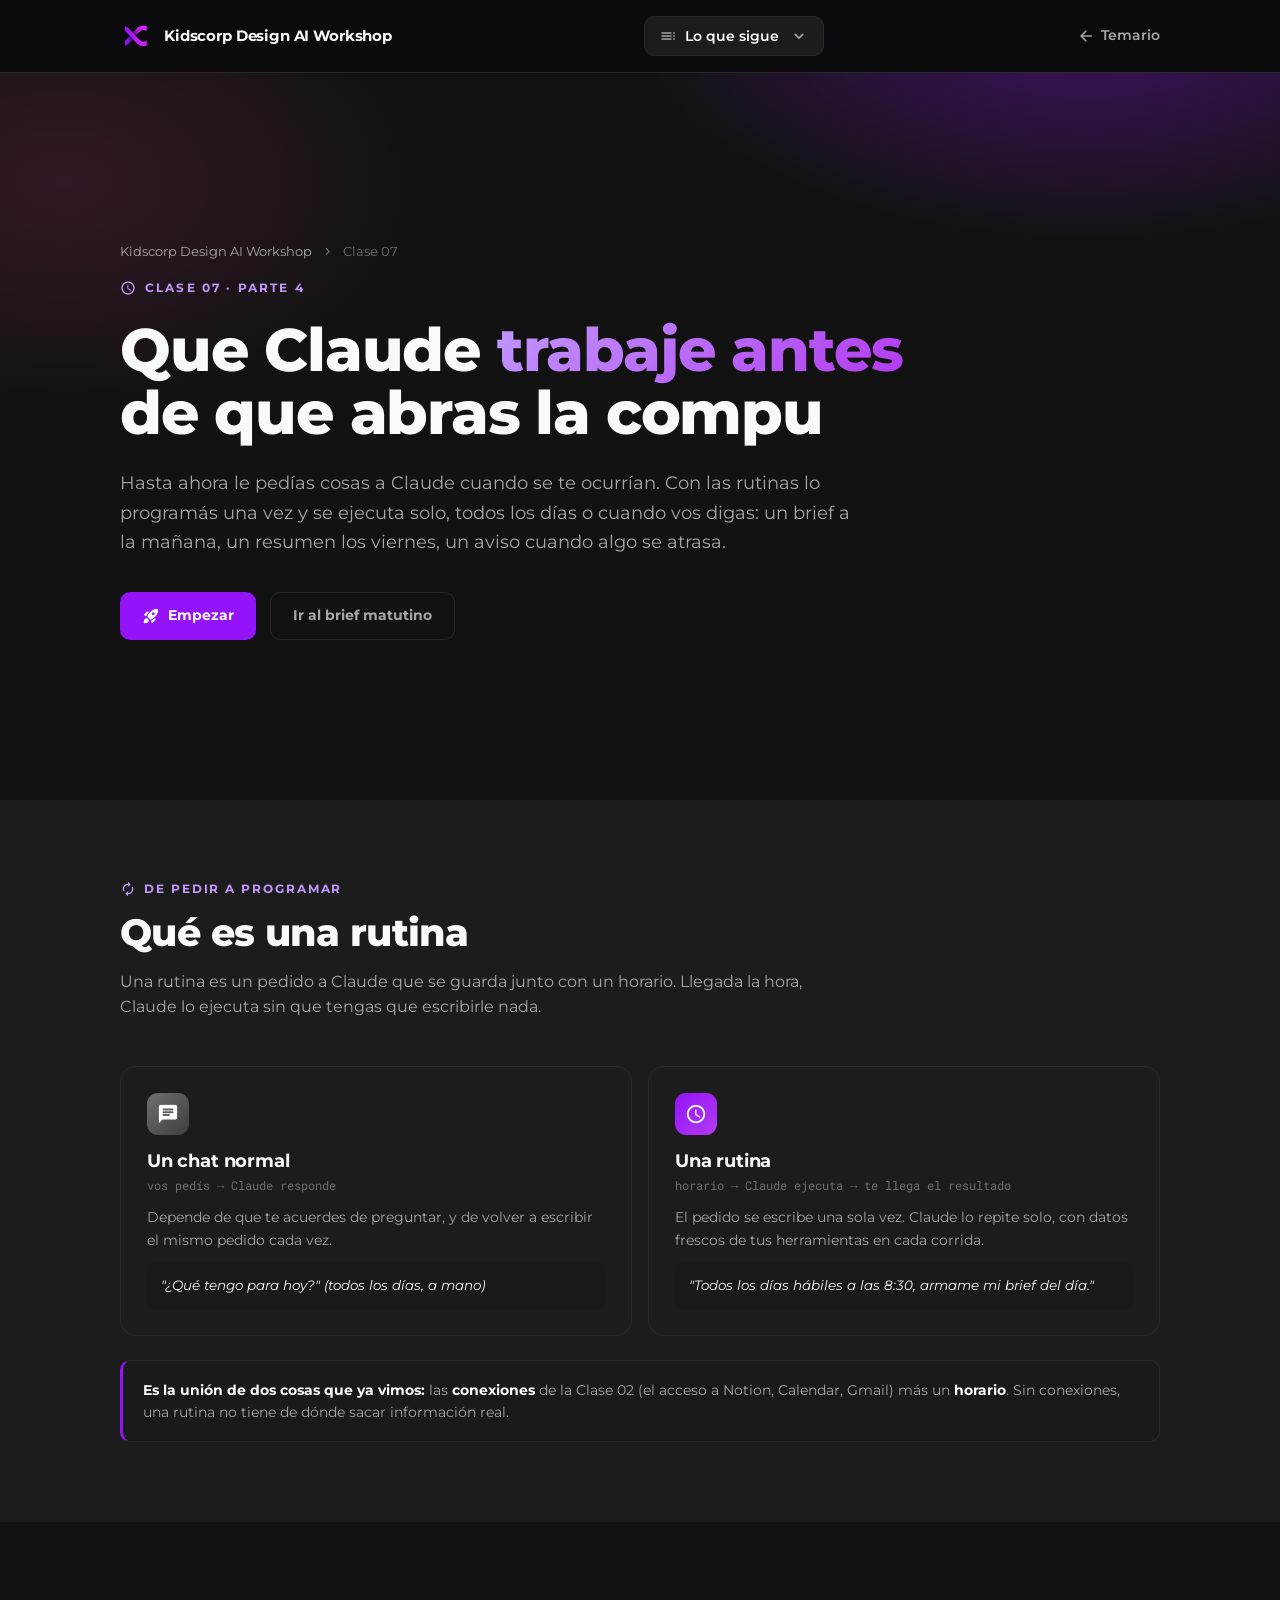
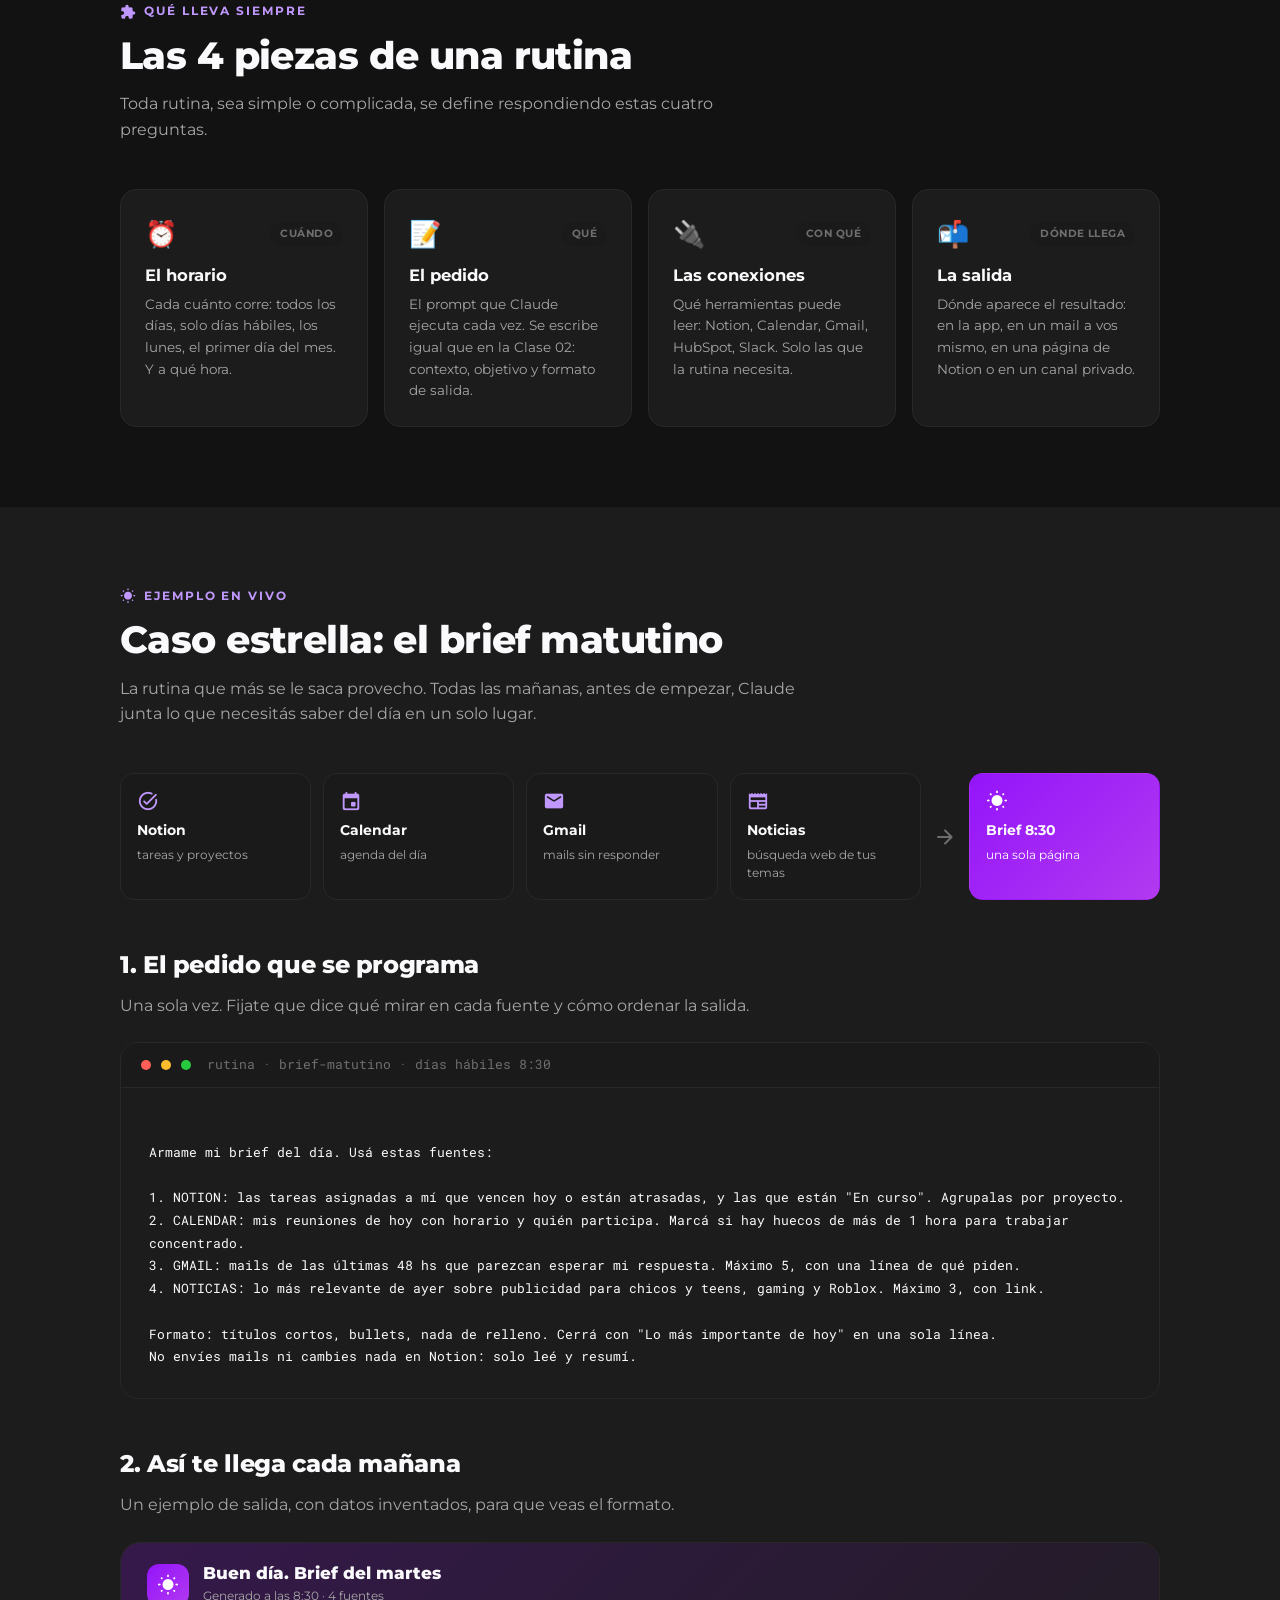
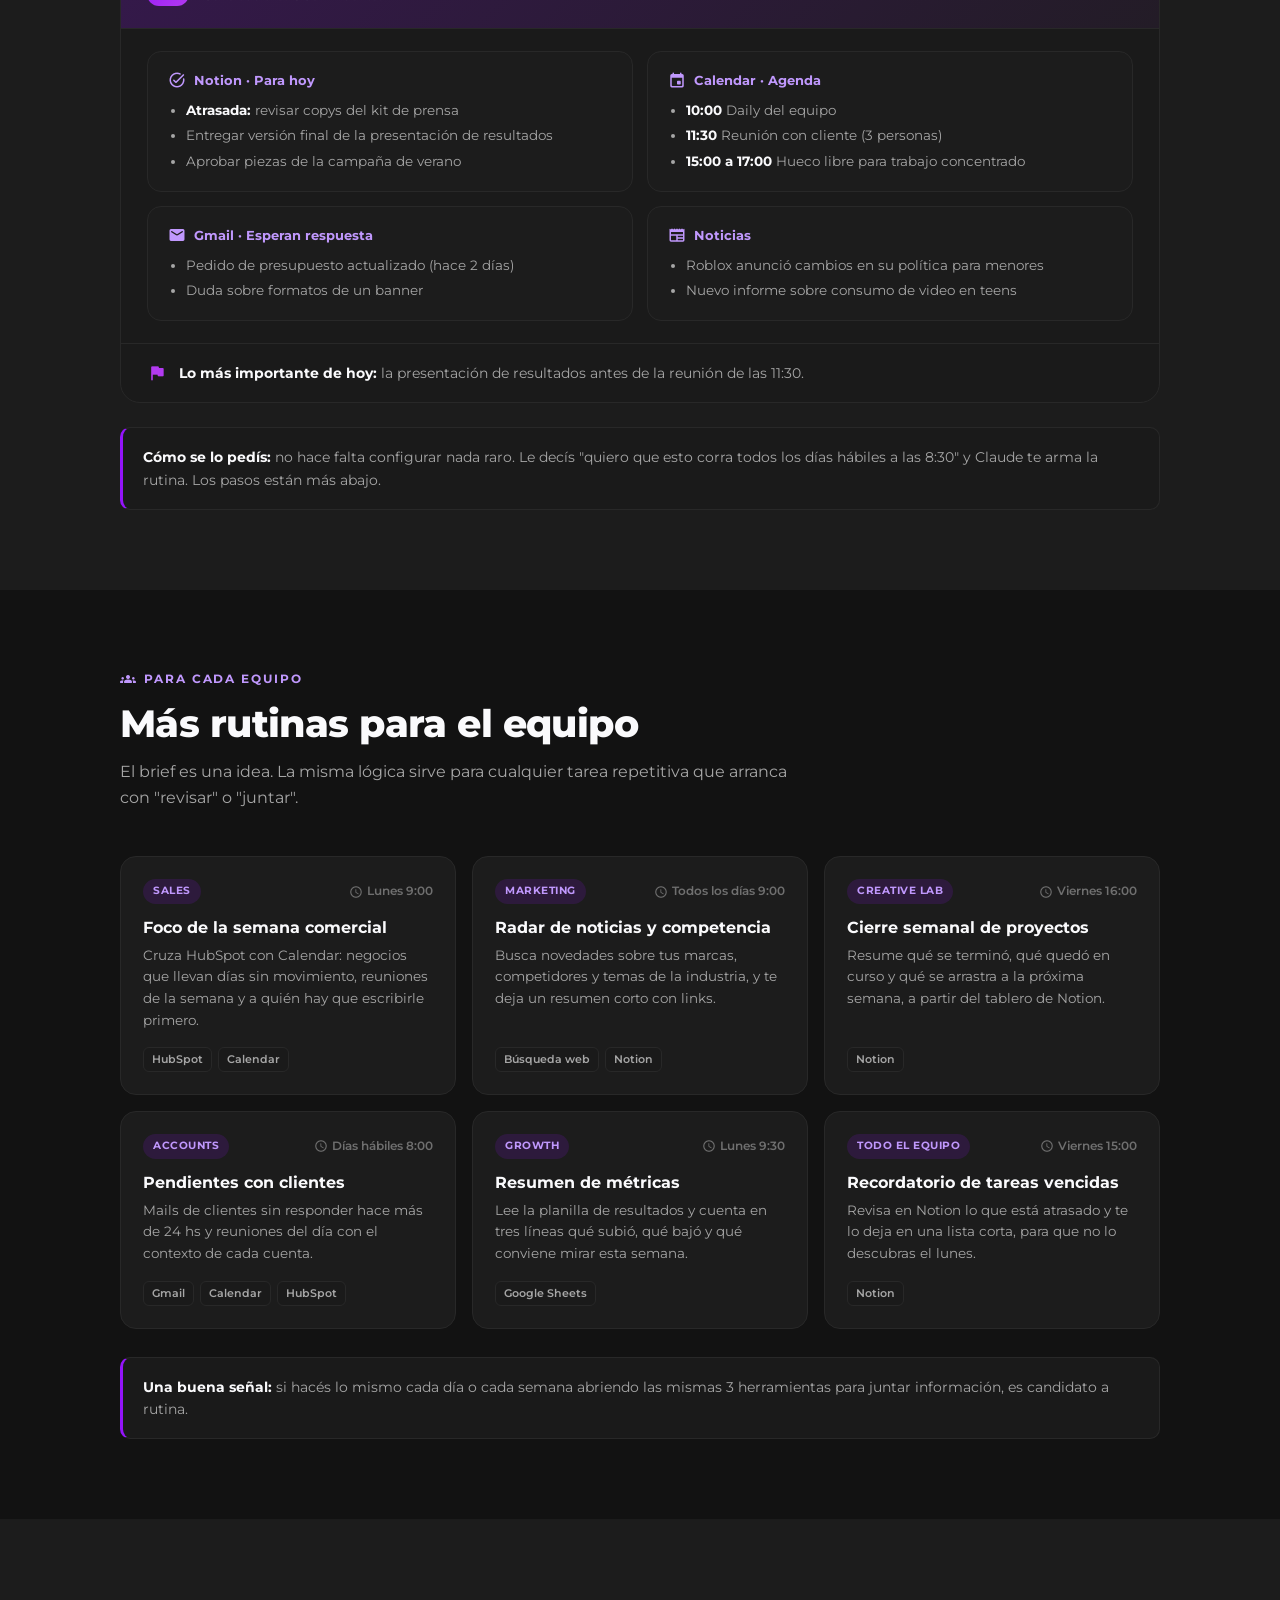
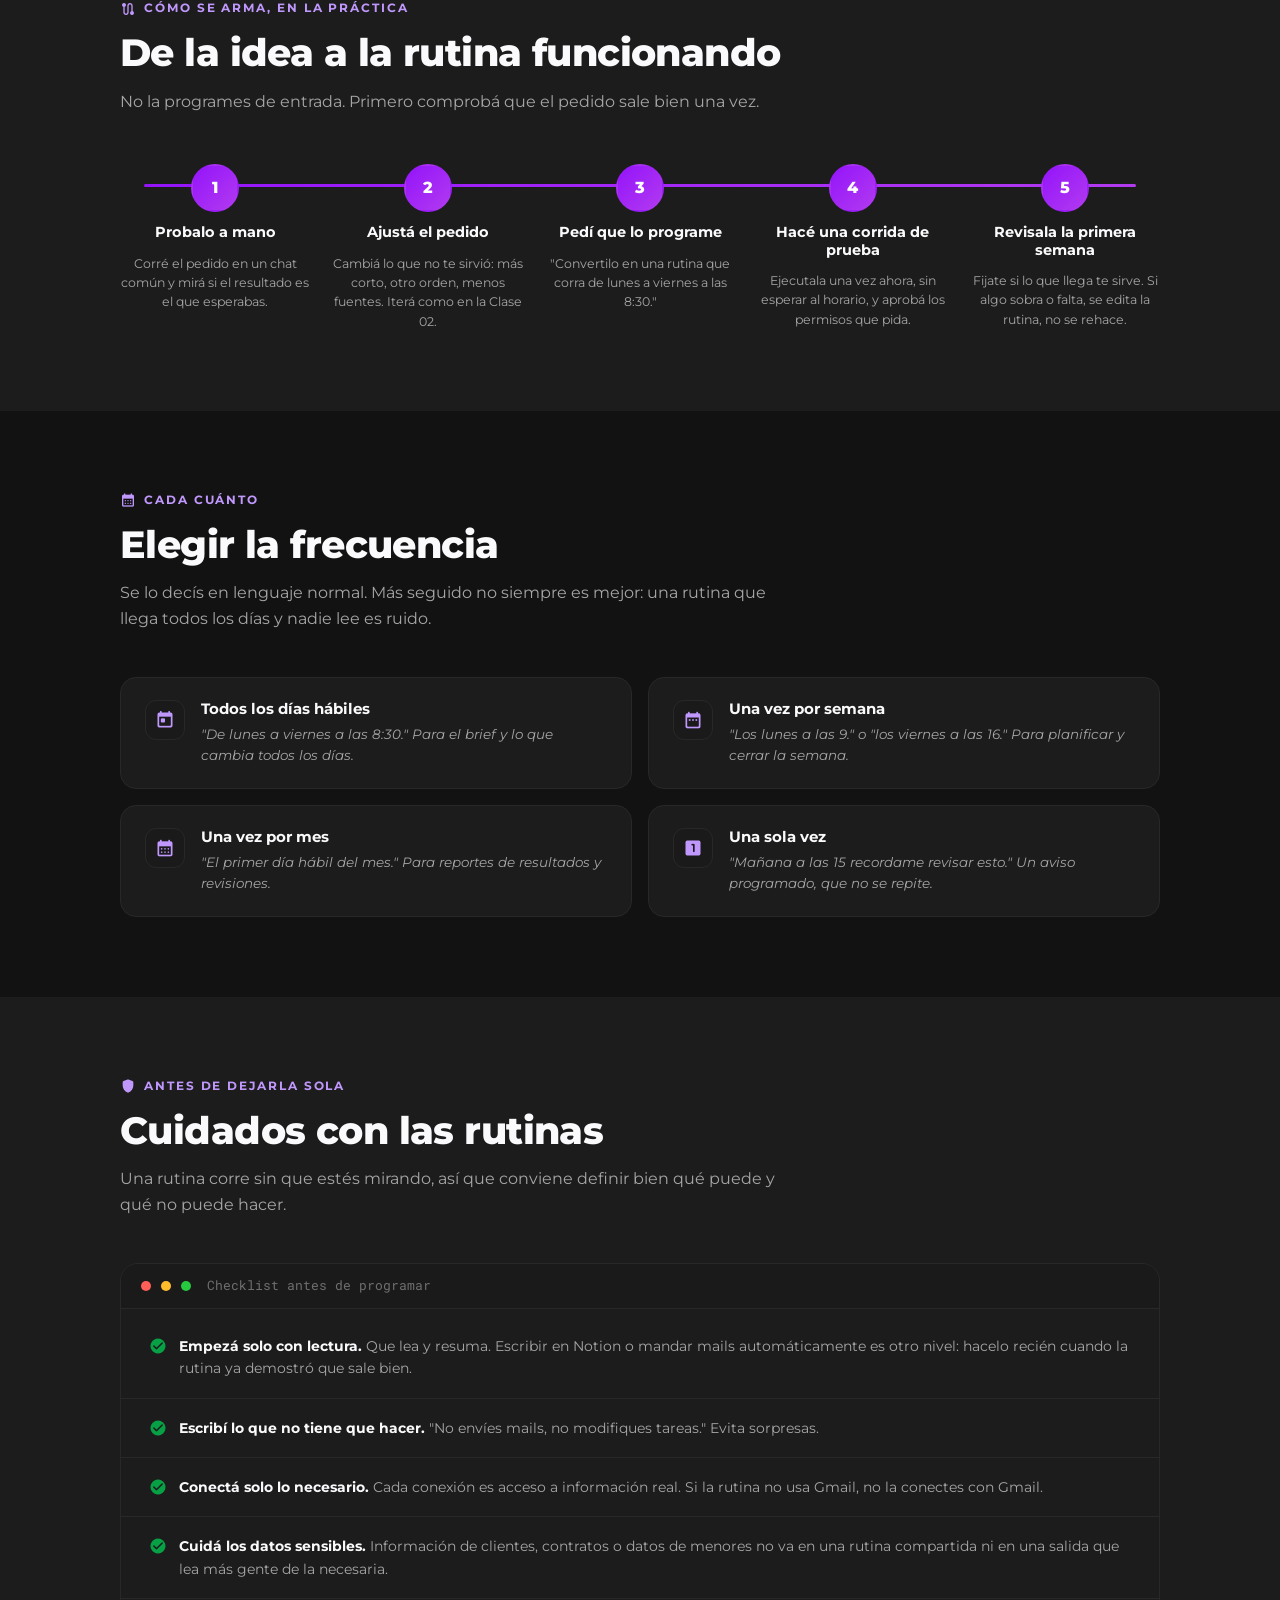
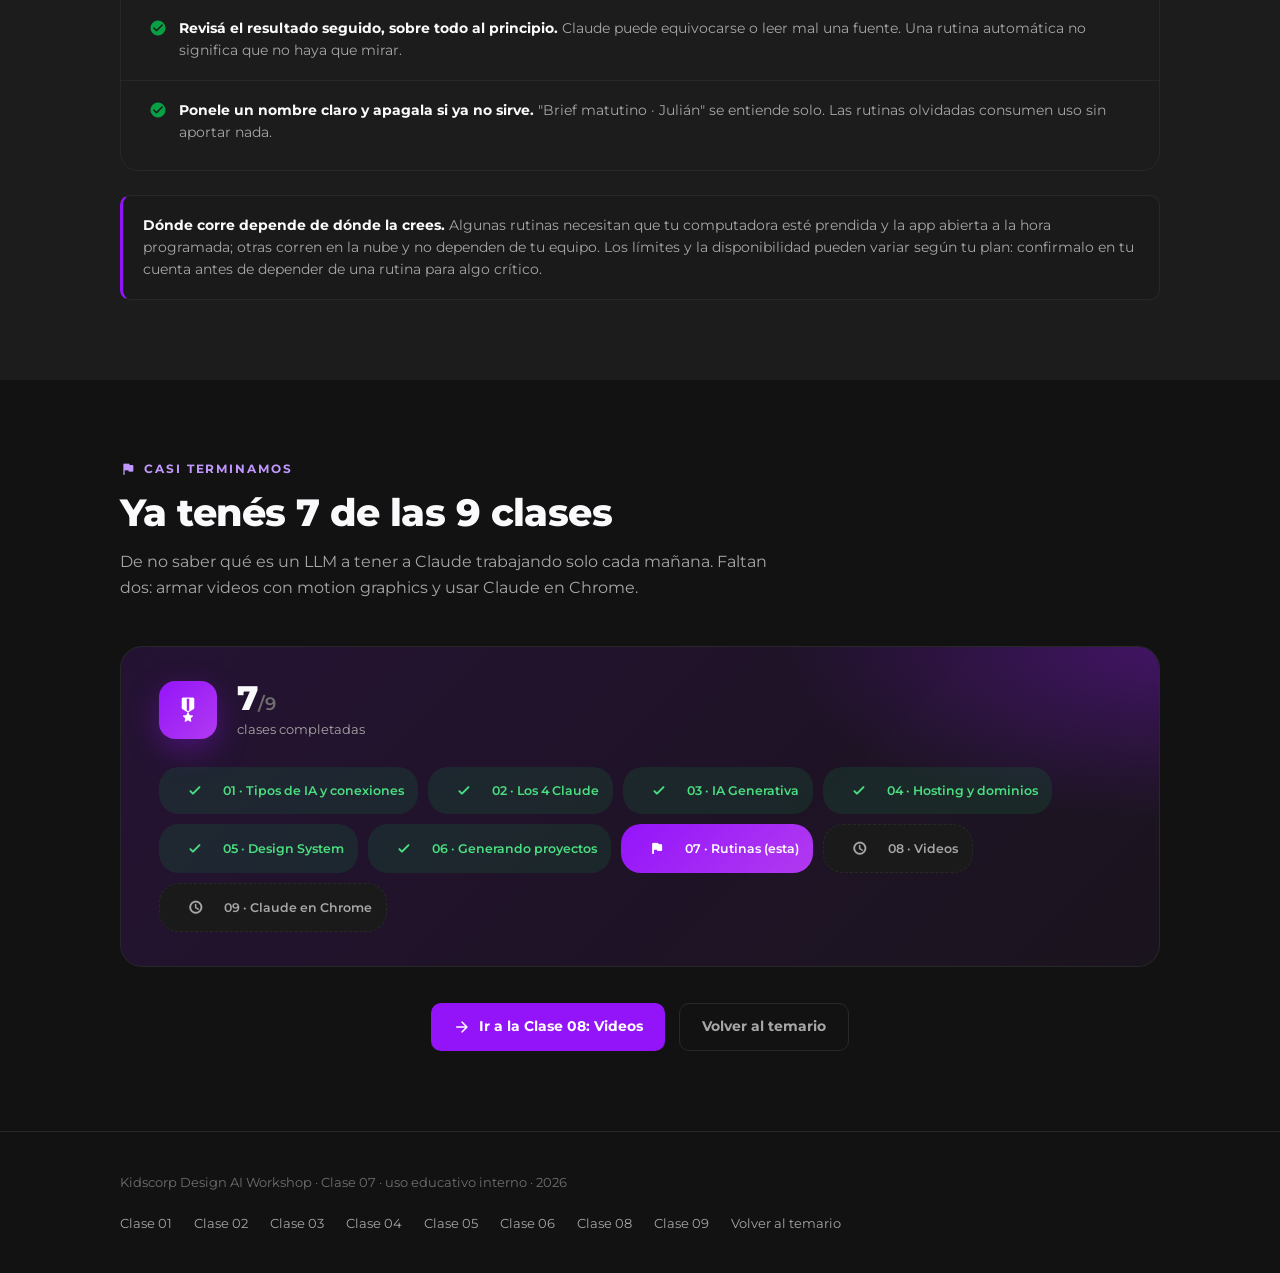
<file: clase-07/index.html>
<!DOCTYPE html>
<html lang="es">
<head>
<meta charset="UTF-8">
<meta name="viewport" content="width=device-width, initial-scale=1.0">
<title>Clase 07 · Rutinas: que Claude trabaje por vos</title>
<meta name="description" content="Cómo programar tareas en Claude para que se ejecuten solas cada cierto tiempo: un brief matutino conectado a Notion y Calendar, resúmenes semanales y más ejemplos prácticos para el equipo.">
<link rel="stylesheet" href="assets/colors_and_type.css">
<link href="https://fonts.googleapis.com/icon?family=Material+Icons+Round" rel="stylesheet">
<link rel="stylesheet" href="styles.css">
</head>
<body>

<div class="scroll-progress"></div>
<header class="topper">
  <div class="bar">
    <a class="brand" href="../index.html">
      <div class="mark"><img src="assets/logos/iso-full-color.png" alt="Kidscorp"></div>
      <div class="name">Kidscorp Design AI Workshop</div>
    </a>
    <div class="toc" id="toc">
      <button class="toc-btn" type="button" aria-haspopup="true" aria-expanded="false">
        <span class="material-icons-round">toc</span>
        <span class="toc-label">Contenidos</span>
        <span class="material-icons-round toc-chev">expand_more</span>
      </button>
      <div class="toc-menu">
        <a href="#que-es">Qué es una rutina</a>
        <a href="#anatomia">Las 4 piezas</a>
        <a href="#brief">Caso estrella: brief matutino</a>
        <a href="#ejemplos">Más ejemplos para el equipo</a>
        <a href="#paso-a-paso">Cómo armarla</a>
        <a href="#frecuencias">Frecuencias</a>
        <a href="#cuidados">Cuidados</a>
        <a href="#cierre">Lo que sigue</a>
      </div>
    </div>
    <a class="back" href="../index.html"><span class="material-icons-round">arrow_back</span> Temario</a>
  </div>
</header>

<section class="hero">
  <div class="wrap">
    <div class="crumb"><a href="../index.html">Kidscorp Design AI Workshop</a><span class="material-icons-round">chevron_right</span><span>Clase 07</span></div>
    <div class="eyebrow"><span class="material-icons-round">schedule</span> Clase 07 · Parte 4</div>
    <h1>Que Claude <span class="gr">trabaje antes</span> de que abras la compu</h1>
    <p class="lead">Hasta ahora le pedías cosas a Claude cuando se te ocurrían. Con las rutinas lo programás una vez y se ejecuta solo, todos los días o cuando vos digas: un brief a la mañana, un resumen los viernes, un aviso cuando algo se atrasa.</p>
    <div class="cta-row">
      <a href="#que-es" class="btn btn-primary"><span class="material-icons-round">rocket_launch</span> Empezar</a>
      <a href="#brief" class="btn btn-ghost">Ir al brief matutino</a>
    </div>
  </div>
</section>

<!-- QUÉ ES -->
<section id="que-es" style="background:var(--panel);">
  <div class="wrap">
    <div class="sec-head">
      <div class="kicker"><span class="material-icons-round" style="font-size:16px">autorenew</span> De pedir a programar</div>
      <h2>Qué es una rutina</h2>
      <p>Una rutina es un pedido a Claude que se guarda junto con un horario. Llegada la hora, Claude lo ejecuta sin que tengas que escribirle nada.</p>
    </div>

    <div class="defs cols-2">
      <div class="def rv">
        <div class="ic" style="background:linear-gradient(135deg, var(--text-dimmer), #3E3E3E);"><span class="material-icons-round">chat</span></div>
        <h4>Un chat normal</h4>
        <div class="who">vos pedís → Claude responde</div>
        <p>Depende de que te acuerdes de preguntar, y de volver a escribir el mismo pedido cada vez.</p>
        <div class="prompt">"¿Qué tengo para hoy?" (todos los días, a mano)</div>
      </div>
      <div class="def rv">
        <div class="ic" style="background:linear-gradient(135deg, var(--violet), var(--pink));"><span class="material-icons-round">schedule</span></div>
        <h4>Una rutina</h4>
        <div class="who">horario → Claude ejecuta → te llega el resultado</div>
        <p>El pedido se escribe una sola vez. Claude lo repite solo, con datos frescos de tus herramientas en cada corrida.</p>
        <div class="prompt">"Todos los días hábiles a las 8:30, armame mi brief del día."</div>
      </div>
    </div>

    <div class="callbox rv">
      <p><b>Es la unión de dos cosas que ya vimos:</b> las <b>conexiones</b> de la Clase 02 (el acceso a Notion, Calendar, Gmail) más un <b>horario</b>. Sin conexiones, una rutina no tiene de dónde sacar información real.</p>
    </div>
  </div>
</section>

<!-- ANATOMÍA -->
<section id="anatomia">
  <div class="wrap">
    <div class="sec-head">
      <div class="kicker"><span class="material-icons-round" style="font-size:16px">extension</span> Qué lleva siempre</div>
      <h2>Las 4 piezas de una rutina</h2>
      <p>Toda rutina, sea simple o complicada, se define respondiendo estas cuatro preguntas.</p>
    </div>

    <div class="labs">
      <div class="lab-card rv">
        <div class="top-row"><span class="emoji">⏰</span><span class="pill">Cuándo</span></div>
        <h4>El horario</h4>
        <p>Cada cuánto corre: todos los días, solo días hábiles, los lunes, el primer día del mes. Y a qué hora.</p>
      </div>
      <div class="lab-card rv">
        <div class="top-row"><span class="emoji">📝</span><span class="pill">Qué</span></div>
        <h4>El pedido</h4>
        <p>El prompt que Claude ejecuta cada vez. Se escribe igual que en la Clase 02: contexto, objetivo y formato de salida.</p>
      </div>
      <div class="lab-card rv">
        <div class="top-row"><span class="emoji">🔌</span><span class="pill">Con qué</span></div>
        <h4>Las conexiones</h4>
        <p>Qué herramientas puede leer: Notion, Calendar, Gmail, HubSpot, Slack. Solo las que la rutina necesita.</p>
      </div>
      <div class="lab-card rv">
        <div class="top-row"><span class="emoji">📬</span><span class="pill">Dónde llega</span></div>
        <h4>La salida</h4>
        <p>Dónde aparece el resultado: en la app, en un mail a vos mismo, en una página de Notion o en un canal privado.</p>
      </div>
    </div>
  </div>
</section>

<!-- BRIEF MATUTINO -->
<section id="brief" style="background:var(--panel);">
  <div class="wrap">
    <div class="sec-head">
      <div class="kicker"><span class="material-icons-round" style="font-size:16px">wb_sunny</span> Ejemplo en vivo</div>
      <h2>Caso estrella: el brief matutino</h2>
      <p>La rutina que más se le saca provecho. Todas las mañanas, antes de empezar, Claude junta lo que necesitás saber del día en un solo lugar.</p>
    </div>

    <div class="sources rv">
      <div class="src"><span class="material-icons-round">task_alt</span><b>Notion</b><small>tareas y proyectos</small></div>
      <div class="src"><span class="material-icons-round">event</span><b>Calendar</b><small>agenda del día</small></div>
      <div class="src"><span class="material-icons-round">mail</span><b>Gmail</b><small>mails sin responder</small></div>
      <div class="src"><span class="material-icons-round">newspaper</span><b>Noticias</b><small>búsqueda web de tus temas</small></div>
      <span class="material-icons-round arrow">arrow_forward</span>
      <div class="src out"><span class="material-icons-round">wb_sunny</span><b>Brief 8:30</b><small>una sola página</small></div>
    </div>

    <div class="sec-head" style="margin-top:52px; margin-bottom:24px;">
      <h2 style="font-size:24px;">1. El pedido que se programa</h2>
      <p>Una sola vez. Fijate que dice qué mirar en cada fuente y cómo ordenar la salida.</p>
    </div>

    <div class="doc rv">
      <div class="top">
        <span class="dot" style="background:#FF5F56"></span><span class="dot" style="background:#FFBD2E"></span><span class="dot" style="background:#27C93F"></span>
        <span class="fn">rutina · brief-matutino · días hábiles 8:30</span>
      </div>
      <div class="body">
        <div class="routine-prompt">
Armame mi brief del día. Usá estas fuentes:

1. NOTION: las tareas asignadas a mí que vencen hoy o están atrasadas, y las que están "En curso". Agrupalas por proyecto.
2. CALENDAR: mis reuniones de hoy con horario y quién participa. Marcá si hay huecos de más de 1 hora para trabajar concentrado.
3. GMAIL: mails de las últimas 48 hs que parezcan esperar mi respuesta. Máximo 5, con una línea de qué piden.
4. NOTICIAS: lo más relevante de ayer sobre publicidad para chicos y teens, gaming y Roblox. Máximo 3, con link.

Formato: títulos cortos, bullets, nada de relleno. Cerrá con "Lo más importante de hoy" en una sola línea.
No envíes mails ni cambies nada en Notion: solo leé y resumí.</div>
      </div>
    </div>

    <div class="sec-head" style="margin-top:52px; margin-bottom:24px;">
      <h2 style="font-size:24px;">2. Así te llega cada mañana</h2>
      <p>Un ejemplo de salida, con datos inventados, para que veas el formato.</p>
    </div>

    <div class="brief rv">
      <div class="brief-head">
        <span class="material-icons-round">wb_sunny</span>
        <div><h4>Buen día. Brief del martes</h4><small>Generado a las 8:30 · 4 fuentes</small></div>
      </div>
      <div class="brief-grid">
        <div class="bcard">
          <h5><span class="material-icons-round">task_alt</span> Notion · Para hoy</h5>
          <ul>
            <li><b>Atrasada:</b> revisar copys del kit de prensa</li>
            <li>Entregar versión final de la presentación de resultados</li>
            <li>Aprobar piezas de la campaña de verano</li>
          </ul>
        </div>
        <div class="bcard">
          <h5><span class="material-icons-round">event</span> Calendar · Agenda</h5>
          <ul>
            <li><b>10:00</b> Daily del equipo</li>
            <li><b>11:30</b> Reunión con cliente (3 personas)</li>
            <li><b>15:00 a 17:00</b> Hueco libre para trabajo concentrado</li>
          </ul>
        </div>
        <div class="bcard">
          <h5><span class="material-icons-round">mail</span> Gmail · Esperan respuesta</h5>
          <ul>
            <li>Pedido de presupuesto actualizado (hace 2 días)</li>
            <li>Duda sobre formatos de un banner</li>
          </ul>
        </div>
        <div class="bcard">
          <h5><span class="material-icons-round">newspaper</span> Noticias</h5>
          <ul>
            <li>Roblox anunció cambios en su política para menores</li>
            <li>Nuevo informe sobre consumo de video en teens</li>
          </ul>
        </div>
      </div>
      <div class="brief-foot"><span class="material-icons-round">flag</span><p><b>Lo más importante de hoy:</b> la presentación de resultados antes de la reunión de las 11:30.</p></div>
    </div>

    <div class="callbox rv">
      <p><b>Cómo se lo pedís:</b> no hace falta configurar nada raro. Le decís "quiero que esto corra todos los días hábiles a las 8:30" y Claude te arma la rutina. Los pasos están más abajo.</p>
    </div>
  </div>
</section>

<!-- MÁS EJEMPLOS -->
<section id="ejemplos">
  <div class="wrap">
    <div class="sec-head">
      <div class="kicker"><span class="material-icons-round" style="font-size:16px">groups</span> Para cada equipo</div>
      <h2>Más rutinas para el equipo</h2>
      <p>El brief es una idea. La misma lógica sirve para cualquier tarea repetitiva que arranca con "revisar" o "juntar".</p>
    </div>

    <div class="rgrid">
      <div class="rcard rv">
        <div class="rtop"><span class="rtag">Sales</span><span class="rwhen"><span class="material-icons-round">schedule</span> Lunes 9:00</span></div>
        <h4>Foco de la semana comercial</h4>
        <p>Cruza HubSpot con Calendar: negocios que llevan días sin movimiento, reuniones de la semana y a quién hay que escribirle primero.</p>
        <div class="rconn"><span>HubSpot</span><span>Calendar</span></div>
      </div>
      <div class="rcard rv">
        <div class="rtop"><span class="rtag">Marketing</span><span class="rwhen"><span class="material-icons-round">schedule</span> Todos los días 9:00</span></div>
        <h4>Radar de noticias y competencia</h4>
        <p>Busca novedades sobre tus marcas, competidores y temas de la industria, y te deja un resumen corto con links.</p>
        <div class="rconn"><span>Búsqueda web</span><span>Notion</span></div>
      </div>
      <div class="rcard rv">
        <div class="rtop"><span class="rtag">Creative Lab</span><span class="rwhen"><span class="material-icons-round">schedule</span> Viernes 16:00</span></div>
        <h4>Cierre semanal de proyectos</h4>
        <p>Resume qué se terminó, qué quedó en curso y qué se arrastra a la próxima semana, a partir del tablero de Notion.</p>
        <div class="rconn"><span>Notion</span></div>
      </div>
      <div class="rcard rv">
        <div class="rtop"><span class="rtag">Accounts</span><span class="rwhen"><span class="material-icons-round">schedule</span> Días hábiles 8:00</span></div>
        <h4>Pendientes con clientes</h4>
        <p>Mails de clientes sin responder hace más de 24 hs y reuniones del día con el contexto de cada cuenta.</p>
        <div class="rconn"><span>Gmail</span><span>Calendar</span><span>HubSpot</span></div>
      </div>
      <div class="rcard rv">
        <div class="rtop"><span class="rtag">Growth</span><span class="rwhen"><span class="material-icons-round">schedule</span> Lunes 9:30</span></div>
        <h4>Resumen de métricas</h4>
        <p>Lee la planilla de resultados y cuenta en tres líneas qué subió, qué bajó y qué conviene mirar esta semana.</p>
        <div class="rconn"><span>Google Sheets</span></div>
      </div>
      <div class="rcard rv">
        <div class="rtop"><span class="rtag">Todo el equipo</span><span class="rwhen"><span class="material-icons-round">schedule</span> Viernes 15:00</span></div>
        <h4>Recordatorio de tareas vencidas</h4>
        <p>Revisa en Notion lo que está atrasado y te lo deja en una lista corta, para que no lo descubras el lunes.</p>
        <div class="rconn"><span>Notion</span></div>
      </div>
    </div>

    <div class="callbox rv" style="margin-top:28px;">
      <p><b>Una buena señal:</b> si hacés lo mismo cada día o cada semana abriendo las mismas 3 herramientas para juntar información, es candidato a rutina.</p>
    </div>
  </div>
</section>

<!-- PASO A PASO -->
<section id="paso-a-paso" style="background:var(--panel);">
  <div class="wrap">
    <div class="sec-head">
      <div class="kicker"><span class="material-icons-round" style="font-size:16px">route</span> Cómo se arma, en la práctica</div>
      <h2>De la idea a la rutina funcionando</h2>
      <p>No la programes de entrada. Primero comprobá que el pedido sale bien una vez.</p>
    </div>

    <div class="tline rv">
      <div class="tline-steps">
        <div class="tline-line"><div class="tline-fill"></div></div>
        <div class="tstep" style="--i:0">
          <div class="tdot">1</div>
          <h4>Probalo a mano</h4>
          <p>Corré el pedido en un chat común y mirá si el resultado es el que esperabas.</p>
        </div>
        <div class="tstep" style="--i:1">
          <div class="tdot">2</div>
          <h4>Ajustá el pedido</h4>
          <p>Cambiá lo que no te sirvió: más corto, otro orden, menos fuentes. Iterá como en la Clase 02.</p>
        </div>
        <div class="tstep" style="--i:2">
          <div class="tdot">3</div>
          <h4>Pedí que lo programe</h4>
          <p>"Convertilo en una rutina que corra de lunes a viernes a las 8:30."</p>
        </div>
        <div class="tstep" style="--i:3">
          <div class="tdot">4</div>
          <h4>Hacé una corrida de prueba</h4>
          <p>Ejecutala una vez ahora, sin esperar al horario, y aprobá los permisos que pida.</p>
        </div>
        <div class="tstep" style="--i:4">
          <div class="tdot">5</div>
          <h4>Revisala la primera semana</h4>
          <p>Fijate si lo que llega te sirve. Si algo sobra o falta, se edita la rutina, no se rehace.</p>
        </div>
      </div>
    </div>
  </div>
</section>

<!-- FRECUENCIAS -->
<section id="frecuencias">
  <div class="wrap">
    <div class="sec-head">
      <div class="kicker"><span class="material-icons-round" style="font-size:16px">calendar_month</span> Cada cuánto</div>
      <h2>Elegir la frecuencia</h2>
      <p>Se lo decís en lenguaje normal. Más seguido no siempre es mejor: una rutina que llega todos los días y nadie lee es ruido.</p>
    </div>

    <div class="conn-hi">
      <div class="conn-card rv">
        <div class="ic"><span class="material-icons-round">today</span></div>
        <div><h4>Todos los días hábiles</h4><p>"De lunes a viernes a las 8:30." Para el brief y lo que cambia todos los días.</p></div>
      </div>
      <div class="conn-card rv">
        <div class="ic"><span class="material-icons-round">date_range</span></div>
        <div><h4>Una vez por semana</h4><p>"Los lunes a las 9." o "los viernes a las 16." Para planificar y cerrar la semana.</p></div>
      </div>
      <div class="conn-card rv">
        <div class="ic"><span class="material-icons-round">calendar_month</span></div>
        <div><h4>Una vez por mes</h4><p>"El primer día hábil del mes." Para reportes de resultados y revisiones.</p></div>
      </div>
      <div class="conn-card rv">
        <div class="ic"><span class="material-icons-round">looks_one</span></div>
        <div><h4>Una sola vez</h4><p>"Mañana a las 15 recordame revisar esto." Un aviso programado, que no se repite.</p></div>
      </div>
    </div>
  </div>
</section>

<!-- CUIDADOS -->
<section id="cuidados" style="background:var(--panel);">
  <div class="wrap">
    <div class="sec-head">
      <div class="kicker"><span class="material-icons-round" style="font-size:16px">shield</span> Antes de dejarla sola</div>
      <h2>Cuidados con las rutinas</h2>
      <p>Una rutina corre sin que estés mirando, así que conviene definir bien qué puede y qué no puede hacer.</p>
    </div>

    <div class="doc rv">
      <div class="top">
        <span class="dot" style="background:#FF5F56"></span><span class="dot" style="background:#FFBD2E"></span><span class="dot" style="background:#27C93F"></span>
        <span class="fn">Checklist antes de programar</span>
      </div>
      <div class="body">
        <div class="field"><span class="material-icons-round">check_circle</span><p><b>Empezá solo con lectura.</b> Que lea y resuma. Escribir en Notion o mandar mails automáticamente es otro nivel: hacelo recién cuando la rutina ya demostró que sale bien.</p></div>
        <div class="field"><span class="material-icons-round">check_circle</span><p><b>Escribí lo que no tiene que hacer.</b> "No envíes mails, no modifiques tareas." Evita sorpresas.</p></div>
        <div class="field"><span class="material-icons-round">check_circle</span><p><b>Conectá solo lo necesario.</b> Cada conexión es acceso a información real. Si la rutina no usa Gmail, no la conectes con Gmail.</p></div>
        <div class="field"><span class="material-icons-round">check_circle</span><p><b>Cuidá los datos sensibles.</b> Información de clientes, contratos o datos de menores no va en una rutina compartida ni en una salida que lea más gente de la necesaria.</p></div>
        <div class="field"><span class="material-icons-round">check_circle</span><p><b>Revisá el resultado seguido, sobre todo al principio.</b> Claude puede equivocarse o leer mal una fuente. Una rutina automática no significa que no haya que mirar.</p></div>
        <div class="field"><span class="material-icons-round">check_circle</span><p><b>Ponele un nombre claro y apagala si ya no sirve.</b> "Brief matutino · Julián" se entiende solo. Las rutinas olvidadas consumen uso sin aportar nada.</p></div>
      </div>
    </div>

    <div class="callbox rv">
      <p><b>Dónde corre depende de dónde la crees.</b> Algunas rutinas necesitan que tu computadora esté prendida y la app abierta a la hora programada; otras corren en la nube y no dependen de tu equipo. Los límites y la disponibilidad pueden variar según tu plan: confirmalo en tu cuenta antes de depender de una rutina para algo crítico.</p>
    </div>
  </div>
</section>

<!-- CIERRE DEL TALLER -->
<section id="cierre">
  <div class="wrap">
    <div class="sec-head">
      <div class="kicker"><span class="material-icons-round" style="font-size:16px">flag</span> Casi terminamos</div>
      <h2>Ya tenés 7 de las 9 clases</h2>
      <p>De no saber qué es un LLM a tener a Claude trabajando solo cada mañana. Faltan dos: armar videos con motion graphics y usar Claude en Chrome.</p>
    </div>

    <div class="finale rv">
      <div class="finale-top">
        <div class="finale-icon"><span class="material-icons-round">military_tech</span></div>
        <div>
          <div class="finale-stat">7<span>/9</span></div>
          <div class="finale-label">clases completadas</div>
        </div>
      </div>
      <div class="class-pills">
        <span class="pill-done"><span class="material-icons-round">check</span> 01 · Tipos de IA y conexiones</span>
        <span class="pill-done"><span class="material-icons-round">check</span> 02 · Los 4 Claude</span>
        <span class="pill-done"><span class="material-icons-round">check</span> 03 · IA Generativa</span>
        <span class="pill-done"><span class="material-icons-round">check</span> 04 · Hosting y dominios</span>
        <span class="pill-done"><span class="material-icons-round">check</span> 05 · Design System</span>
        <span class="pill-done"><span class="material-icons-round">check</span> 06 · Generando proyectos</span>
        <span class="pill-current"><span class="material-icons-round">flag</span> 07 · Rutinas (esta)</span>
        <span class="pill-next"><span class="material-icons-round">schedule</span> 08 · Videos</span>
        <span class="pill-next"><span class="material-icons-round">schedule</span> 09 · Claude en Chrome</span>
      </div>
    </div>

    <div class="cta-row" style="margin-top:36px; justify-content:center;">
      <a href="../clase-08/index.html" class="btn btn-primary"><span class="material-icons-round">arrow_forward</span> Ir a la Clase 08: Videos</a>
      <a href="../index.html" class="btn btn-ghost">Volver al temario</a>
    </div>
  </div>
</section>

<footer>
  <div class="wrap">
    <div class="row">
      <p>Kidscorp Design AI Workshop · Clase 07 · uso educativo interno · 2026</p>
      <div class="fnav">
        <a href="../clase-01/index.html">Clase 01</a>
        <a href="../clase-02/index.html">Clase 02</a>
        <a href="../clase-03/index.html">Clase 03</a>
        <a href="../clase-04/index.html">Clase 04</a>
        <a href="../clase-05/index.html">Clase 05</a>
        <a href="../clase-06/index.html">Clase 06</a>
        <a href="../clase-08/index.html">Clase 08</a>
        <a href="../clase-09/index.html">Clase 09</a>
        <a href="../index.html">Volver al temario</a>
      </div>
    </div>
  </div>
</footer>

<script>
  const io = new IntersectionObserver((entries) => {
    entries.forEach(e => { if (e.isIntersecting) { e.target.classList.add('in'); io.unobserve(e.target); } });
  }, { threshold: 0.1 });
  document.querySelectorAll('.rv').forEach((el, i) => {
    el.style.transitionDelay = (i % 4 * 60) + 'ms';
    io.observe(el);
  });

  const progressBar = document.querySelector('.scroll-progress');
  const topper = document.querySelector('.topper');
  const onScroll = () => {
    const scrollTop = window.scrollY;
    const docHeight = document.documentElement.scrollHeight - window.innerHeight;
    const pct = docHeight > 0 ? (scrollTop / docHeight) * 100 : 0;
    if (progressBar) progressBar.style.width = pct + '%';
    if (topper) topper.classList.toggle('scrolled', scrollTop > 8);
  };
  window.addEventListener('scroll', onScroll, { passive: true });
  onScroll();

  const toc = document.querySelector('.toc');
  const tocBtn = document.querySelector('.toc-btn');
  const tocLabel = document.querySelector('.toc-label');
  const navLinks = document.querySelectorAll('.toc-menu a[href^="#"]');
  if (toc && tocBtn) {
    tocBtn.addEventListener('click', (e) => {
      e.stopPropagation();
      const willOpen = !toc.classList.contains('open');
      toc.classList.toggle('open', willOpen);
      tocBtn.setAttribute('aria-expanded', String(willOpen));
    });
    document.addEventListener('click', (e) => {
      if (!toc.contains(e.target)) toc.classList.remove('open');
    });
    navLinks.forEach(a => a.addEventListener('click', () => toc.classList.remove('open')));
  }

  const navSections = Array.from(navLinks).map(a => document.querySelector(a.getAttribute('href'))).filter(Boolean);
  if (navSections.length) {
    const spy = new IntersectionObserver((entries) => {
      entries.forEach(entry => {
        if (!entry.isIntersecting) return;
        const link = document.querySelector(`.toc-menu a[href="#${entry.target.id}"]`);
        if (!link) return;
        navLinks.forEach(l => l.classList.remove('active'));
        link.classList.add('active');
        if (tocLabel) tocLabel.textContent = link.textContent;
      });
    }, { rootMargin: '-40% 0px -50% 0px', threshold: 0 });
    navSections.forEach(s => spy.observe(s));
  }
</script>
</body>
</html>
</file>
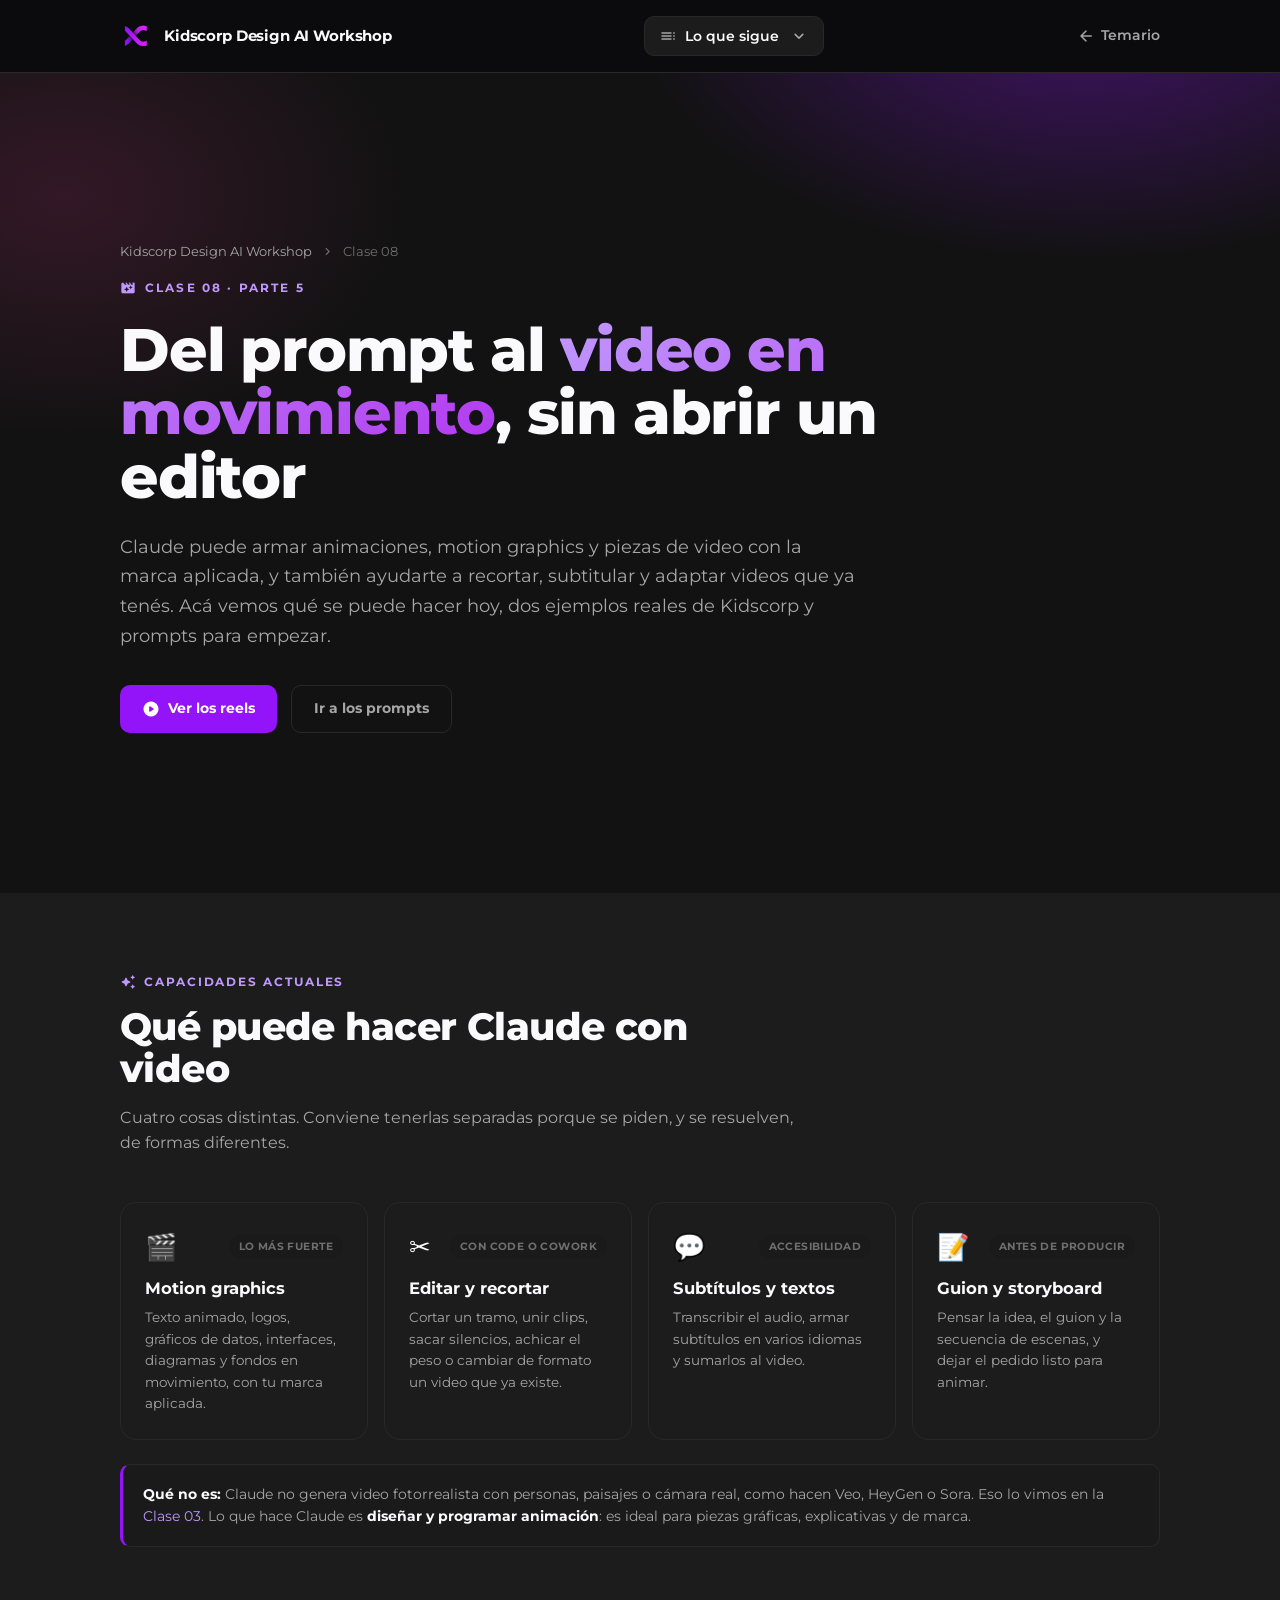
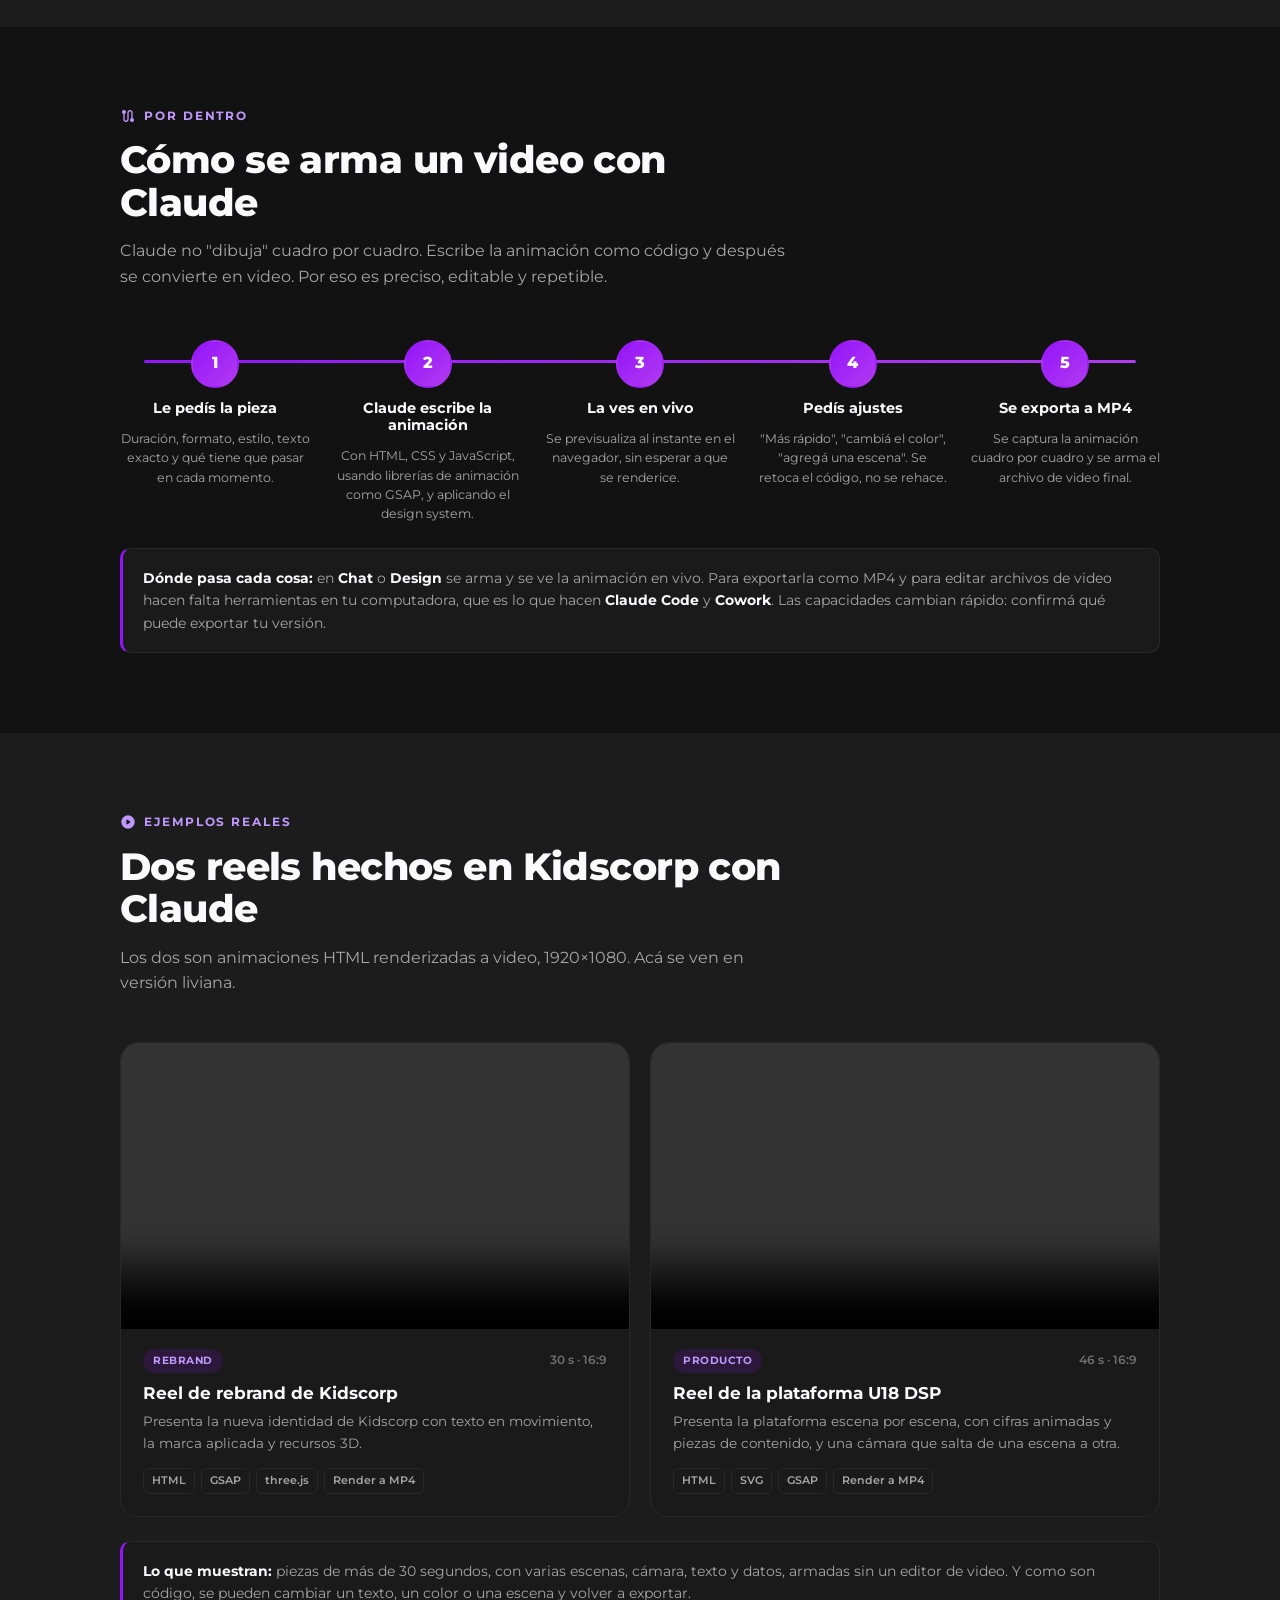
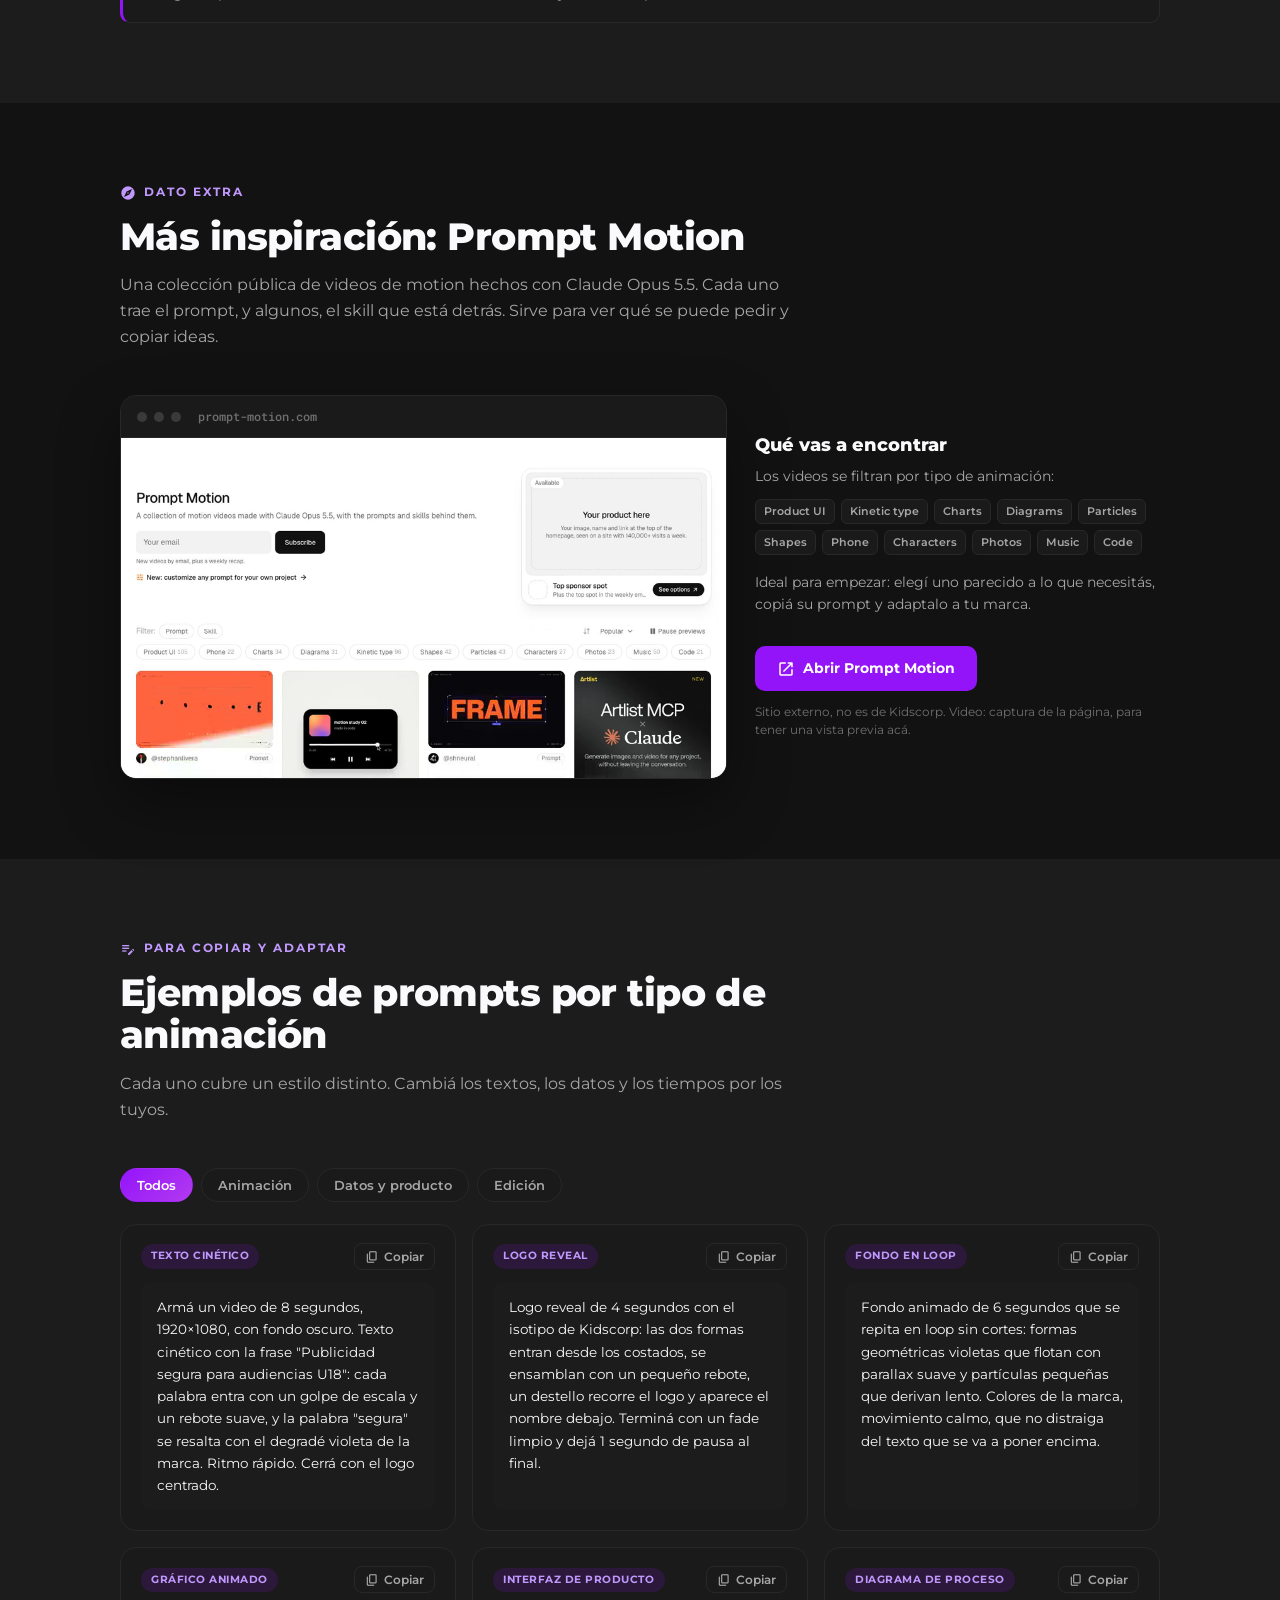
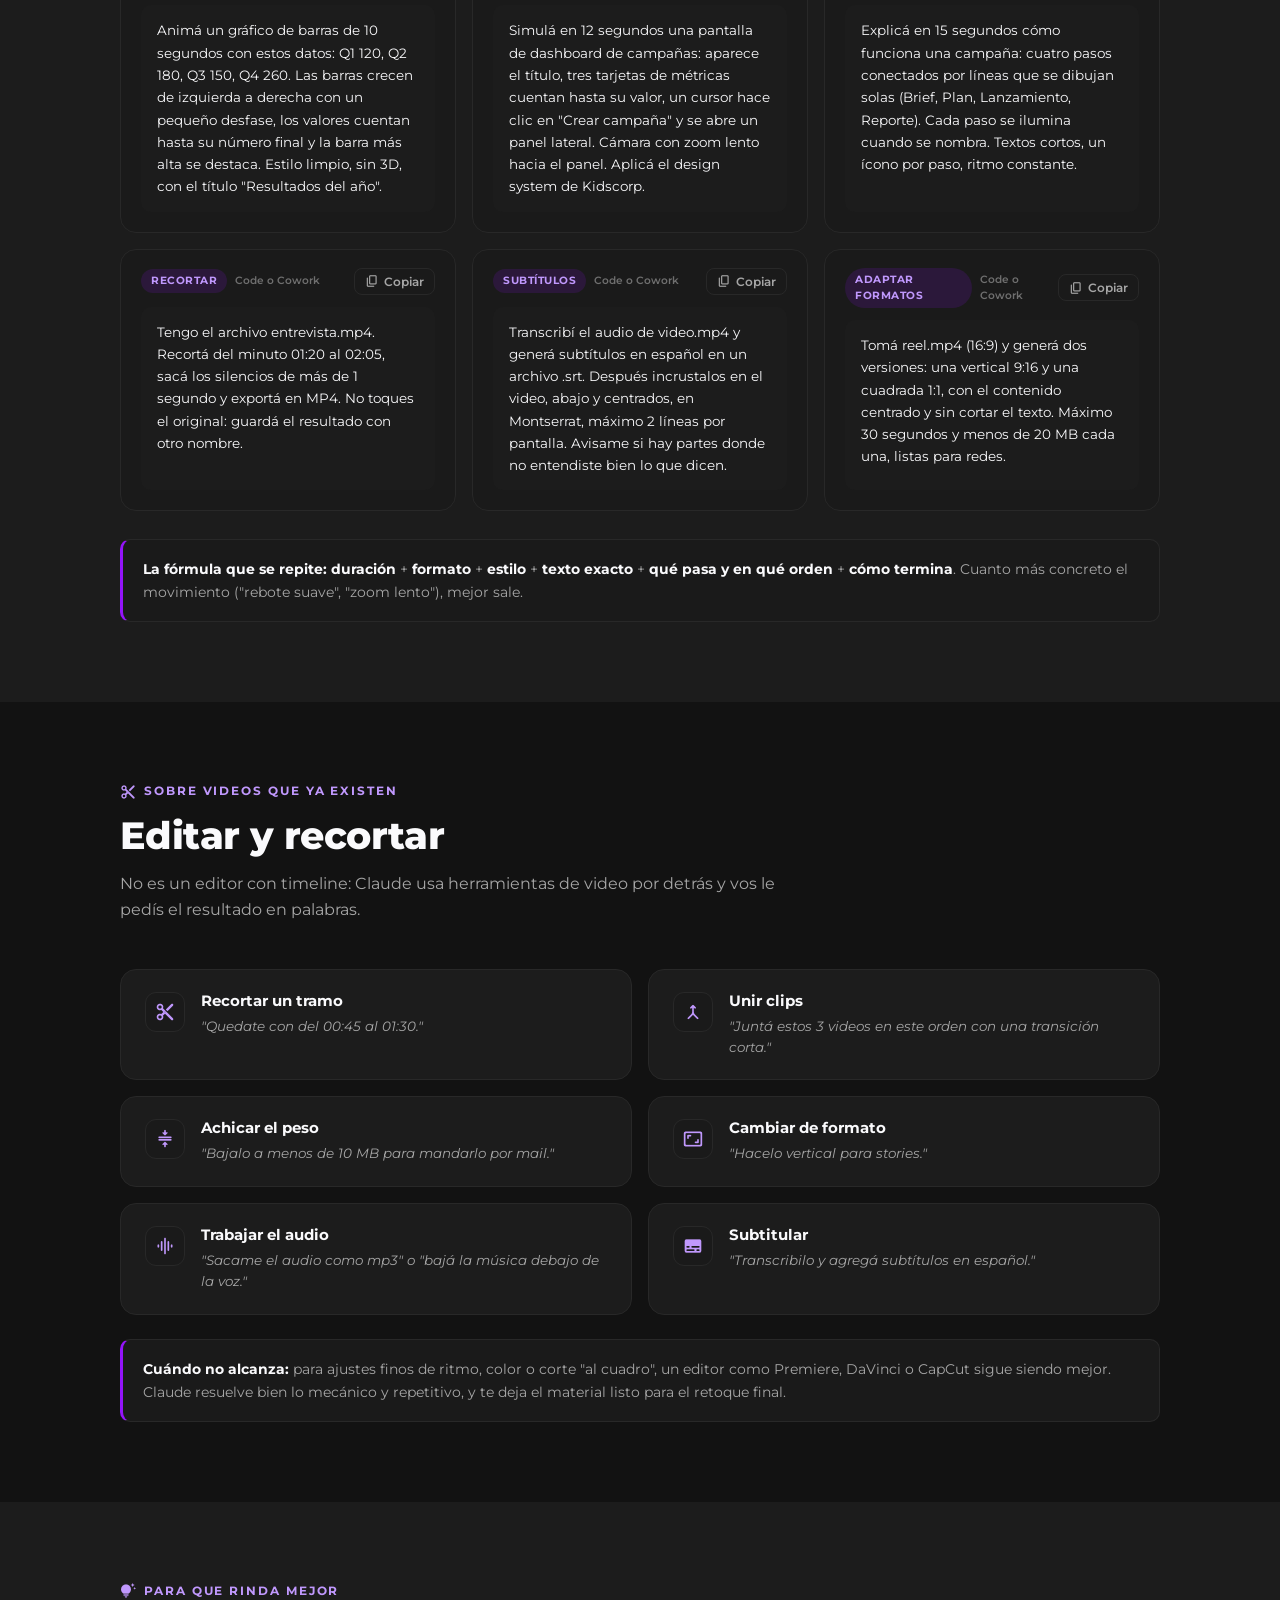
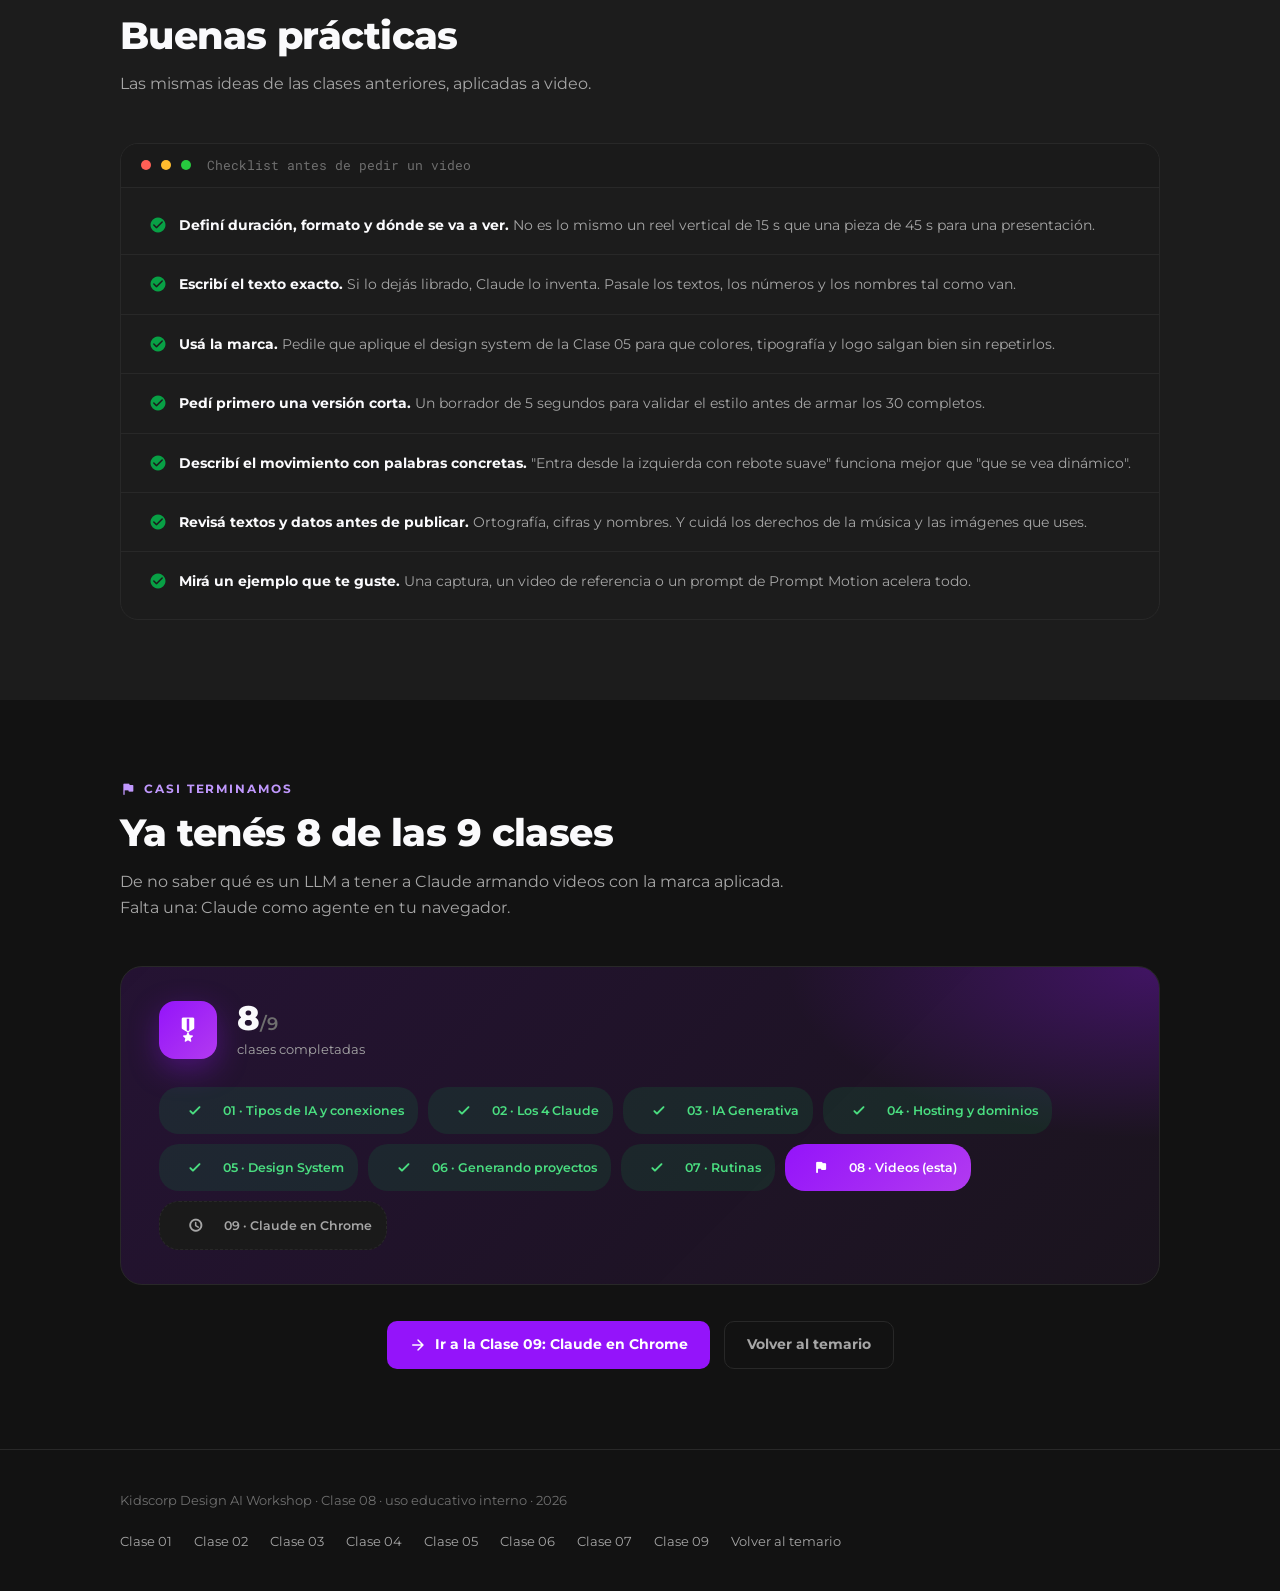
<file: clase-08/index.html>
<!DOCTYPE html>
<html lang="es">
<head>
<meta charset="UTF-8">
<meta name="viewport" content="width=device-width, initial-scale=1.0">
<title>Clase 08 · Videos y motion graphics con Claude</title>
<meta name="description" content="Qué puede hacer hoy Claude con video: generar motion graphics, editar y recortar, subtitular y adaptar formatos. Con dos reels reales de Kidscorp, ejemplos de Prompt Motion y prompts listos para copiar.">
<link rel="stylesheet" href="assets/colors_and_type.css">
<link href="https://fonts.googleapis.com/icon?family=Material+Icons+Round" rel="stylesheet">
<link rel="stylesheet" href="styles.css">
</head>
<body>

<div class="scroll-progress"></div>
<header class="topper">
  <div class="bar">
    <a class="brand" href="../index.html">
      <div class="mark"><img src="assets/logos/iso-full-color.png" alt="Kidscorp"></div>
      <div class="name">Kidscorp Design AI Workshop</div>
    </a>
    <div class="toc" id="toc">
      <button class="toc-btn" type="button" aria-haspopup="true" aria-expanded="false">
        <span class="material-icons-round">toc</span>
        <span class="toc-label">Contenidos</span>
        <span class="material-icons-round toc-chev">expand_more</span>
      </button>
      <div class="toc-menu">
        <a href="#que-puede">Qué puede hacer hoy</a>
        <a href="#como-funciona">Cómo funciona</a>
        <a href="#reels">Nuestros reels</a>
        <a href="#prompt-motion">Prompt Motion</a>
        <a href="#prompts">Prompts para copiar</a>
        <a href="#editar">Editar y recortar</a>
        <a href="#buenas-practicas">Buenas prácticas</a>
        <a href="#cierre">Lo que sigue</a>
      </div>
    </div>
    <a class="back" href="../index.html"><span class="material-icons-round">arrow_back</span> Temario</a>
  </div>
</header>

<section class="hero">
  <div class="wrap">
    <div class="crumb"><a href="../index.html">Kidscorp Design AI Workshop</a><span class="material-icons-round">chevron_right</span><span>Clase 08</span></div>
    <div class="eyebrow"><span class="material-icons-round">movie_filter</span> Clase 08 · Parte 5</div>
    <h1>Del prompt al <span class="gr">video en movimiento</span>, sin abrir un editor</h1>
    <p class="lead">Claude puede armar animaciones, motion graphics y piezas de video con la marca aplicada, y también ayudarte a recortar, subtitular y adaptar videos que ya tenés. Acá vemos qué se puede hacer hoy, dos ejemplos reales de Kidscorp y prompts para empezar.</p>
    <div class="cta-row">
      <a href="#reels" class="btn btn-primary"><span class="material-icons-round">play_circle</span> Ver los reels</a>
      <a href="#prompts" class="btn btn-ghost">Ir a los prompts</a>
    </div>
  </div>
</section>

<!-- QUÉ PUEDE HACER -->
<section id="que-puede" style="background:var(--panel);">
  <div class="wrap">
    <div class="sec-head">
      <div class="kicker"><span class="material-icons-round" style="font-size:16px">auto_awesome</span> Capacidades actuales</div>
      <h2>Qué puede hacer Claude con video</h2>
      <p>Cuatro cosas distintas. Conviene tenerlas separadas porque se piden, y se resuelven, de formas diferentes.</p>
    </div>

    <div class="labs">
      <div class="lab-card rv">
        <div class="top-row"><span class="emoji">🎬</span><span class="pill">Lo más fuerte</span></div>
        <h4>Motion graphics</h4>
        <p>Texto animado, logos, gráficos de datos, interfaces, diagramas y fondos en movimiento, con tu marca aplicada.</p>
      </div>
      <div class="lab-card rv">
        <div class="top-row"><span class="emoji">✂️</span><span class="pill">Con Code o Cowork</span></div>
        <h4>Editar y recortar</h4>
        <p>Cortar un tramo, unir clips, sacar silencios, achicar el peso o cambiar de formato un video que ya existe.</p>
      </div>
      <div class="lab-card rv">
        <div class="top-row"><span class="emoji">💬</span><span class="pill">Accesibilidad</span></div>
        <h4>Subtítulos y textos</h4>
        <p>Transcribir el audio, armar subtítulos en varios idiomas y sumarlos al video.</p>
      </div>
      <div class="lab-card rv">
        <div class="top-row"><span class="emoji">📝</span><span class="pill">Antes de producir</span></div>
        <h4>Guion y storyboard</h4>
        <p>Pensar la idea, el guion y la secuencia de escenas, y dejar el pedido listo para animar.</p>
      </div>
    </div>

    <div class="callbox rv">
      <p><b>Qué no es:</b> Claude no genera video fotorrealista con personas, paisajes o cámara real, como hacen Veo, HeyGen o Sora. Eso lo vimos en la <a href="../clase-03/index.html" style="color:var(--violet-soft); text-decoration:none;">Clase 03</a>. Lo que hace Claude es <b>diseñar y programar animación</b>: es ideal para piezas gráficas, explicativas y de marca.</p>
    </div>
  </div>
</section>

<!-- CÓMO FUNCIONA -->
<section id="como-funciona">
  <div class="wrap">
    <div class="sec-head">
      <div class="kicker"><span class="material-icons-round" style="font-size:16px">route</span> Por dentro</div>
      <h2>Cómo se arma un video con Claude</h2>
      <p>Claude no "dibuja" cuadro por cuadro. Escribe la animación como código y después se convierte en video. Por eso es preciso, editable y repetible.</p>
    </div>

    <div class="tline rv">
      <div class="tline-steps">
        <div class="tline-line"><div class="tline-fill"></div></div>
        <div class="tstep" style="--i:0">
          <div class="tdot">1</div>
          <h4>Le pedís la pieza</h4>
          <p>Duración, formato, estilo, texto exacto y qué tiene que pasar en cada momento.</p>
        </div>
        <div class="tstep" style="--i:1">
          <div class="tdot">2</div>
          <h4>Claude escribe la animación</h4>
          <p>Con HTML, CSS y JavaScript, usando librerías de animación como GSAP, y aplicando el design system.</p>
        </div>
        <div class="tstep" style="--i:2">
          <div class="tdot">3</div>
          <h4>La ves en vivo</h4>
          <p>Se previsualiza al instante en el navegador, sin esperar a que se renderice.</p>
        </div>
        <div class="tstep" style="--i:3">
          <div class="tdot">4</div>
          <h4>Pedís ajustes</h4>
          <p>"Más rápido", "cambiá el color", "agregá una escena". Se retoca el código, no se rehace.</p>
        </div>
        <div class="tstep" style="--i:4">
          <div class="tdot">5</div>
          <h4>Se exporta a MP4</h4>
          <p>Se captura la animación cuadro por cuadro y se arma el archivo de video final.</p>
        </div>
      </div>
    </div>

    <div class="callbox rv">
      <p><b>Dónde pasa cada cosa:</b> en <b>Chat</b> o <b>Design</b> se arma y se ve la animación en vivo. Para exportarla como MP4 y para editar archivos de video hacen falta herramientas en tu computadora, que es lo que hacen <b>Claude Code</b> y <b>Cowork</b>. Las capacidades cambian rápido: confirmá qué puede exportar tu versión.</p>
    </div>
  </div>
</section>

<!-- NUESTROS REELS -->
<section id="reels" style="background:var(--panel);">
  <div class="wrap">
    <div class="sec-head">
      <div class="kicker"><span class="material-icons-round" style="font-size:16px">play_circle</span> Ejemplos reales</div>
      <h2>Dos reels hechos en Kidscorp con Claude</h2>
      <p>Los dos son animaciones HTML renderizadas a video, 1920×1080. Acá se ven en versión liviana.</p>
    </div>

    <div class="vgrid">
      <article class="vcard rv">
        <div class="vframe"><video controls playsinline preload="metadata" src="assets/videos/rebrand-reel.mp4#t=0.5"></video></div>
        <div class="vinfo">
          <div class="vmeta"><span class="vtag">Rebrand</span><span>30 s · 16:9</span></div>
          <h4>Reel de rebrand de Kidscorp</h4>
          <p>Presenta la nueva identidad de Kidscorp con texto en movimiento, la marca aplicada y recursos 3D.</p>
          <div class="rconn"><span>HTML</span><span>GSAP</span><span>three.js</span><span>Render a MP4</span></div>
        </div>
      </article>
      <article class="vcard rv">
        <div class="vframe"><video controls playsinline preload="metadata" src="assets/videos/u18dsp-reel.mp4#t=0.5"></video></div>
        <div class="vinfo">
          <div class="vmeta"><span class="vtag">Producto</span><span>46 s · 16:9</span></div>
          <h4>Reel de la plataforma U18 DSP</h4>
          <p>Presenta la plataforma escena por escena, con cifras animadas y piezas de contenido, y una cámara que salta de una escena a otra.</p>
          <div class="rconn"><span>HTML</span><span>SVG</span><span>GSAP</span><span>Render a MP4</span></div>
        </div>
      </article>
    </div>

    <div class="callbox rv">
      <p><b>Lo que muestran:</b> piezas de más de 30 segundos, con varias escenas, cámara, texto y datos, armadas sin un editor de video. Y como son código, se pueden cambiar un texto, un color o una escena y volver a exportar.</p>
    </div>
  </div>
</section>

<!-- PROMPT MOTION -->
<section id="prompt-motion">
  <div class="wrap">
    <div class="sec-head">
      <div class="kicker"><span class="material-icons-round" style="font-size:16px">explore</span> Dato extra</div>
      <h2>Más inspiración: Prompt Motion</h2>
      <p>Una colección pública de videos de motion hechos con Claude Opus 5.5. Cada uno trae el prompt, y algunos, el skill que está detrás. Sirve para ver qué se puede pedir y copiar ideas.</p>
    </div>

    <div class="pm rv">
      <div class="pm-frame">
        <div class="pm-chrome"><span></span><span></span><span></span><b>prompt-motion.com</b></div>
        <video autoplay muted loop playsinline preload="metadata" src="assets/videos/prompt-motion-scroll.webm"></video>
      </div>
      <div class="pm-side">
        <h4>Qué vas a encontrar</h4>
        <p>Los videos se filtran por tipo de animación:</p>
        <div class="rconn" style="margin-top:0">
          <span>Product UI</span><span>Kinetic type</span><span>Charts</span><span>Diagrams</span><span>Particles</span><span>Shapes</span><span>Phone</span><span>Characters</span><span>Photos</span><span>Music</span><span>Code</span>
        </div>
        <p style="margin-top:16px;">Ideal para empezar: elegí uno parecido a lo que necesitás, copiá su prompt y adaptalo a tu marca.</p>
        <a class="btn btn-primary" href="https://prompt-motion.com/" target="_blank" rel="noopener"><span class="material-icons-round">open_in_new</span> Abrir Prompt Motion</a>
        <small>Sitio externo, no es de Kidscorp. Video: captura de la página, para tener una vista previa acá.</small>
      </div>
    </div>
  </div>
</section>

<!-- PROMPTS -->
<section id="prompts" style="background:var(--panel);">
  <div class="wrap">
    <div class="sec-head">
      <div class="kicker"><span class="material-icons-round" style="font-size:16px">edit_note</span> Para copiar y adaptar</div>
      <h2>Ejemplos de prompts por tipo de animación</h2>
      <p>Cada uno cubre un estilo distinto. Cambiá los textos, los datos y los tiempos por los tuyos.</p>
    </div>

    <div class="ptabs rv" role="tablist" aria-label="Filtrar prompts por tipo">
      <button type="button" class="ptab active" data-f="all">Todos</button>
      <button type="button" class="ptab" data-f="anim">Animación</button>
      <button type="button" class="ptab" data-f="datos">Datos y producto</button>
      <button type="button" class="ptab" data-f="edicion">Edición</button>
    </div>

    <div class="pgrid">
      <div class="pcard2 rv" data-c="anim">
        <div class="ptop"><span class="rtag">Texto cinético</span><button type="button" class="copy"><span class="material-icons-round">content_copy</span><span class="ctext">Copiar</span></button></div>
        <pre>Armá un video de 8 segundos, 1920×1080, con fondo oscuro. Texto cinético con la frase "Publicidad segura para audiencias U18": cada palabra entra con un golpe de escala y un rebote suave, y la palabra "segura" se resalta con el degradé violeta de la marca. Ritmo rápido. Cerrá con el logo centrado.</pre>
      </div>
      <div class="pcard2 rv" data-c="anim">
        <div class="ptop"><span class="rtag">Logo reveal</span><button type="button" class="copy"><span class="material-icons-round">content_copy</span><span class="ctext">Copiar</span></button></div>
        <pre>Logo reveal de 4 segundos con el isotipo de Kidscorp: las dos formas entran desde los costados, se ensamblan con un pequeño rebote, un destello recorre el logo y aparece el nombre debajo. Terminá con un fade limpio y dejá 1 segundo de pausa al final.</pre>
      </div>
      <div class="pcard2 rv" data-c="anim">
        <div class="ptop"><span class="rtag">Fondo en loop</span><button type="button" class="copy"><span class="material-icons-round">content_copy</span><span class="ctext">Copiar</span></button></div>
        <pre>Fondo animado de 6 segundos que se repita en loop sin cortes: formas geométricas violetas que flotan con parallax suave y partículas pequeñas que derivan lento. Colores de la marca, movimiento calmo, que no distraiga del texto que se va a poner encima.</pre>
      </div>
      <div class="pcard2 rv" data-c="datos">
        <div class="ptop"><span class="rtag">Gráfico animado</span><button type="button" class="copy"><span class="material-icons-round">content_copy</span><span class="ctext">Copiar</span></button></div>
        <pre>Animá un gráfico de barras de 10 segundos con estos datos: Q1 120, Q2 180, Q3 150, Q4 260. Las barras crecen de izquierda a derecha con un pequeño desfase, los valores cuentan hasta su número final y la barra más alta se destaca. Estilo limpio, sin 3D, con el título "Resultados del año".</pre>
      </div>
      <div class="pcard2 rv" data-c="datos">
        <div class="ptop"><span class="rtag">Interfaz de producto</span><button type="button" class="copy"><span class="material-icons-round">content_copy</span><span class="ctext">Copiar</span></button></div>
        <pre>Simulá en 12 segundos una pantalla de dashboard de campañas: aparece el título, tres tarjetas de métricas cuentan hasta su valor, un cursor hace clic en "Crear campaña" y se abre un panel lateral. Cámara con zoom lento hacia el panel. Aplicá el design system de Kidscorp.</pre>
      </div>
      <div class="pcard2 rv" data-c="datos">
        <div class="ptop"><span class="rtag">Diagrama de proceso</span><button type="button" class="copy"><span class="material-icons-round">content_copy</span><span class="ctext">Copiar</span></button></div>
        <pre>Explicá en 15 segundos cómo funciona una campaña: cuatro pasos conectados por líneas que se dibujan solas (Brief, Plan, Lanzamiento, Reporte). Cada paso se ilumina cuando se nombra. Textos cortos, un ícono por paso, ritmo constante.</pre>
      </div>
      <div class="pcard2 rv" data-c="edicion">
        <div class="ptop"><span class="rtag">Recortar</span><span class="req">Code o Cowork</span><button type="button" class="copy"><span class="material-icons-round">content_copy</span><span class="ctext">Copiar</span></button></div>
        <pre>Tengo el archivo entrevista.mp4. Recortá del minuto 01:20 al 02:05, sacá los silencios de más de 1 segundo y exportá en MP4. No toques el original: guardá el resultado con otro nombre.</pre>
      </div>
      <div class="pcard2 rv" data-c="edicion">
        <div class="ptop"><span class="rtag">Subtítulos</span><span class="req">Code o Cowork</span><button type="button" class="copy"><span class="material-icons-round">content_copy</span><span class="ctext">Copiar</span></button></div>
        <pre>Transcribí el audio de video.mp4 y generá subtítulos en español en un archivo .srt. Después incrustalos en el video, abajo y centrados, en Montserrat, máximo 2 líneas por pantalla. Avisame si hay partes donde no entendiste bien lo que dicen.</pre>
      </div>
      <div class="pcard2 rv" data-c="edicion">
        <div class="ptop"><span class="rtag">Adaptar formatos</span><span class="req">Code o Cowork</span><button type="button" class="copy"><span class="material-icons-round">content_copy</span><span class="ctext">Copiar</span></button></div>
        <pre>Tomá reel.mp4 (16:9) y generá dos versiones: una vertical 9:16 y una cuadrada 1:1, con el contenido centrado y sin cortar el texto. Máximo 30 segundos y menos de 20 MB cada una, listas para redes.</pre>
      </div>
    </div>

    <div class="callbox rv" style="margin-top:28px;">
      <p><b>La fórmula que se repite:</b> <b>duración</b> + <b>formato</b> + <b>estilo</b> + <b>texto exacto</b> + <b>qué pasa y en qué orden</b> + <b>cómo termina</b>. Cuanto más concreto el movimiento ("rebote suave", "zoom lento"), mejor sale.</p>
    </div>
  </div>
</section>

<!-- EDITAR Y RECORTAR -->
<section id="editar">
  <div class="wrap">
    <div class="sec-head">
      <div class="kicker"><span class="material-icons-round" style="font-size:16px">content_cut</span> Sobre videos que ya existen</div>
      <h2>Editar y recortar</h2>
      <p>No es un editor con timeline: Claude usa herramientas de video por detrás y vos le pedís el resultado en palabras.</p>
    </div>

    <div class="conn-hi">
      <div class="conn-card rv">
        <div class="ic"><span class="material-icons-round">content_cut</span></div>
        <div><h4>Recortar un tramo</h4><p>"Quedate con del 00:45 al 01:30."</p></div>
      </div>
      <div class="conn-card rv">
        <div class="ic"><span class="material-icons-round">merge</span></div>
        <div><h4>Unir clips</h4><p>"Juntá estos 3 videos en este orden con una transición corta."</p></div>
      </div>
      <div class="conn-card rv">
        <div class="ic"><span class="material-icons-round">compress</span></div>
        <div><h4>Achicar el peso</h4><p>"Bajalo a menos de 10 MB para mandarlo por mail."</p></div>
      </div>
      <div class="conn-card rv">
        <div class="ic"><span class="material-icons-round">aspect_ratio</span></div>
        <div><h4>Cambiar de formato</h4><p>"Hacelo vertical para stories."</p></div>
      </div>
      <div class="conn-card rv">
        <div class="ic"><span class="material-icons-round">graphic_eq</span></div>
        <div><h4>Trabajar el audio</h4><p>"Sacame el audio como mp3" o "bajá la música debajo de la voz."</p></div>
      </div>
      <div class="conn-card rv">
        <div class="ic"><span class="material-icons-round">subtitles</span></div>
        <div><h4>Subtitular</h4><p>"Transcribilo y agregá subtítulos en español."</p></div>
      </div>
    </div>

    <div class="callbox rv">
      <p><b>Cuándo no alcanza:</b> para ajustes finos de ritmo, color o corte "al cuadro", un editor como Premiere, DaVinci o CapCut sigue siendo mejor. Claude resuelve bien lo mecánico y repetitivo, y te deja el material listo para el retoque final.</p>
    </div>
  </div>
</section>

<!-- BUENAS PRÁCTICAS -->
<section id="buenas-practicas" style="background:var(--panel);">
  <div class="wrap">
    <div class="sec-head">
      <div class="kicker"><span class="material-icons-round" style="font-size:16px">tips_and_updates</span> Para que rinda mejor</div>
      <h2>Buenas prácticas</h2>
      <p>Las mismas ideas de las clases anteriores, aplicadas a video.</p>
    </div>

    <div class="doc rv">
      <div class="top">
        <span class="dot" style="background:#FF5F56"></span><span class="dot" style="background:#FFBD2E"></span><span class="dot" style="background:#27C93F"></span>
        <span class="fn">Checklist antes de pedir un video</span>
      </div>
      <div class="body">
        <div class="field"><span class="material-icons-round">check_circle</span><p><b>Definí duración, formato y dónde se va a ver.</b> No es lo mismo un reel vertical de 15 s que una pieza de 45 s para una presentación.</p></div>
        <div class="field"><span class="material-icons-round">check_circle</span><p><b>Escribí el texto exacto.</b> Si lo dejás librado, Claude lo inventa. Pasale los textos, los números y los nombres tal como van.</p></div>
        <div class="field"><span class="material-icons-round">check_circle</span><p><b>Usá la marca.</b> Pedile que aplique el design system de la Clase 05 para que colores, tipografía y logo salgan bien sin repetirlos.</p></div>
        <div class="field"><span class="material-icons-round">check_circle</span><p><b>Pedí primero una versión corta.</b> Un borrador de 5 segundos para validar el estilo antes de armar los 30 completos.</p></div>
        <div class="field"><span class="material-icons-round">check_circle</span><p><b>Describí el movimiento con palabras concretas.</b> "Entra desde la izquierda con rebote suave" funciona mejor que "que se vea dinámico".</p></div>
        <div class="field"><span class="material-icons-round">check_circle</span><p><b>Revisá textos y datos antes de publicar.</b> Ortografía, cifras y nombres. Y cuidá los derechos de la música y las imágenes que uses.</p></div>
        <div class="field"><span class="material-icons-round">check_circle</span><p><b>Mirá un ejemplo que te guste.</b> Una captura, un video de referencia o un prompt de Prompt Motion acelera todo.</p></div>
      </div>
    </div>
  </div>
</section>

<!-- CIERRE DEL TALLER -->
<section id="cierre">
  <div class="wrap">
    <div class="sec-head">
      <div class="kicker"><span class="material-icons-round" style="font-size:16px">flag</span> Casi terminamos</div>
      <h2>Ya tenés 8 de las 9 clases</h2>
      <p>De no saber qué es un LLM a tener a Claude armando videos con la marca aplicada. Falta una: Claude como agente en tu navegador.</p>
    </div>

    <div class="finale rv">
      <div class="finale-top">
        <div class="finale-icon"><span class="material-icons-round">military_tech</span></div>
        <div>
          <div class="finale-stat">8<span>/9</span></div>
          <div class="finale-label">clases completadas</div>
        </div>
      </div>
      <div class="class-pills">
        <span class="pill-done"><span class="material-icons-round">check</span> 01 · Tipos de IA y conexiones</span>
        <span class="pill-done"><span class="material-icons-round">check</span> 02 · Los 4 Claude</span>
        <span class="pill-done"><span class="material-icons-round">check</span> 03 · IA Generativa</span>
        <span class="pill-done"><span class="material-icons-round">check</span> 04 · Hosting y dominios</span>
        <span class="pill-done"><span class="material-icons-round">check</span> 05 · Design System</span>
        <span class="pill-done"><span class="material-icons-round">check</span> 06 · Generando proyectos</span>
        <span class="pill-done"><span class="material-icons-round">check</span> 07 · Rutinas</span>
        <span class="pill-current"><span class="material-icons-round">flag</span> 08 · Videos (esta)</span>
        <span class="pill-next"><span class="material-icons-round">schedule</span> 09 · Claude en Chrome</span>
      </div>
    </div>

    <div class="cta-row" style="margin-top:36px; justify-content:center;">
      <a href="../clase-09/index.html" class="btn btn-primary"><span class="material-icons-round">arrow_forward</span> Ir a la Clase 09: Claude en Chrome</a>
      <a href="../index.html" class="btn btn-ghost">Volver al temario</a>
    </div>
  </div>
</section>

<footer>
  <div class="wrap">
    <div class="row">
      <p>Kidscorp Design AI Workshop · Clase 08 · uso educativo interno · 2026</p>
      <div class="fnav">
        <a href="../clase-01/index.html">Clase 01</a>
        <a href="../clase-02/index.html">Clase 02</a>
        <a href="../clase-03/index.html">Clase 03</a>
        <a href="../clase-04/index.html">Clase 04</a>
        <a href="../clase-05/index.html">Clase 05</a>
        <a href="../clase-06/index.html">Clase 06</a>
        <a href="../clase-07/index.html">Clase 07</a>
        <a href="../clase-09/index.html">Clase 09</a>
        <a href="../index.html">Volver al temario</a>
      </div>
    </div>
  </div>
</footer>

<script>
  const io = new IntersectionObserver((entries) => {
    entries.forEach(e => { if (e.isIntersecting) { e.target.classList.add('in'); io.unobserve(e.target); } });
  }, { threshold: 0.1 });
  document.querySelectorAll('.rv').forEach((el, i) => {
    el.style.transitionDelay = (i % 4 * 60) + 'ms';
    io.observe(el);
  });

  const progressBar = document.querySelector('.scroll-progress');
  const topper = document.querySelector('.topper');
  const onScroll = () => {
    const scrollTop = window.scrollY;
    const docHeight = document.documentElement.scrollHeight - window.innerHeight;
    const pct = docHeight > 0 ? (scrollTop / docHeight) * 100 : 0;
    if (progressBar) progressBar.style.width = pct + '%';
    if (topper) topper.classList.toggle('scrolled', scrollTop > 8);
  };
  window.addEventListener('scroll', onScroll, { passive: true });
  onScroll();

  const toc = document.querySelector('.toc');
  const tocBtn = document.querySelector('.toc-btn');
  const tocLabel = document.querySelector('.toc-label');
  const navLinks = document.querySelectorAll('.toc-menu a[href^="#"]');
  if (toc && tocBtn) {
    tocBtn.addEventListener('click', (e) => {
      e.stopPropagation();
      const willOpen = !toc.classList.contains('open');
      toc.classList.toggle('open', willOpen);
      tocBtn.setAttribute('aria-expanded', String(willOpen));
    });
    document.addEventListener('click', (e) => {
      if (!toc.contains(e.target)) toc.classList.remove('open');
    });
    navLinks.forEach(a => a.addEventListener('click', () => toc.classList.remove('open')));
  }

  const navSections = Array.from(navLinks).map(a => document.querySelector(a.getAttribute('href'))).filter(Boolean);
  if (navSections.length) {
    const spy = new IntersectionObserver((entries) => {
      entries.forEach(entry => {
        if (!entry.isIntersecting) return;
        const link = document.querySelector(`.toc-menu a[href="#${entry.target.id}"]`);
        if (!link) return;
        navLinks.forEach(l => l.classList.remove('active'));
        link.classList.add('active');
        if (tocLabel) tocLabel.textContent = link.textContent;
      });
    }, { rootMargin: '-40% 0px -50% 0px', threshold: 0 });
    navSections.forEach(s => spy.observe(s));
  }

  // Filtro de prompts
  const tabs = document.querySelectorAll('.ptab');
  const cards = document.querySelectorAll('.pcard2');
  tabs.forEach(t => t.addEventListener('click', () => {
    tabs.forEach(x => x.classList.toggle('active', x === t));
    cards.forEach(c => { c.hidden = t.dataset.f !== 'all' && c.dataset.c !== t.dataset.f; });
  }));

  // Copiar prompt
  document.querySelectorAll('.copy').forEach(btn => btn.addEventListener('click', async () => {
    const text = btn.closest('.pcard2').querySelector('pre').textContent.trim();
    const label = btn.querySelector('.ctext');
    try { await navigator.clipboard.writeText(text); label.textContent = 'Copiado'; }
    catch (e) { label.textContent = 'Seleccioná y copiá'; }
    btn.classList.add('done');
    setTimeout(() => { label.textContent = 'Copiar'; btn.classList.remove('done'); }, 1800);
  }));
</script>
</body>
</html>
</file>
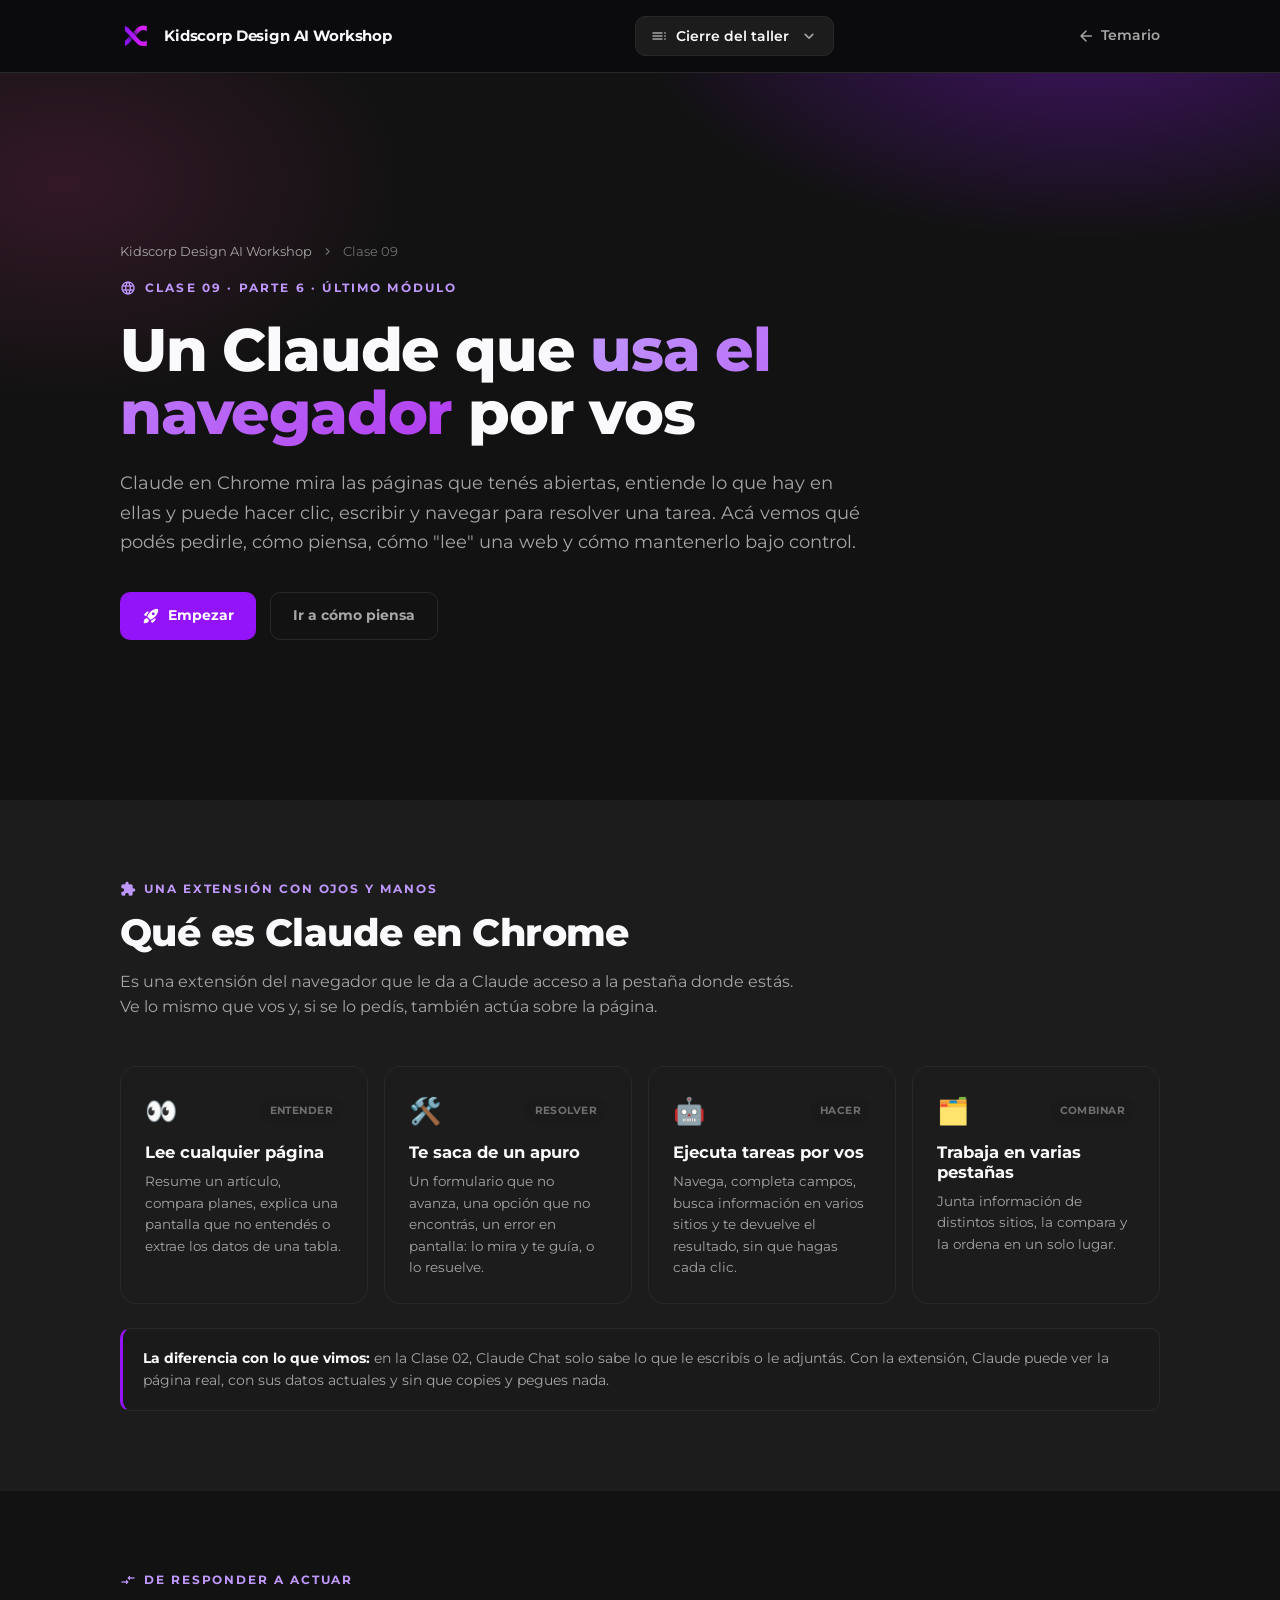
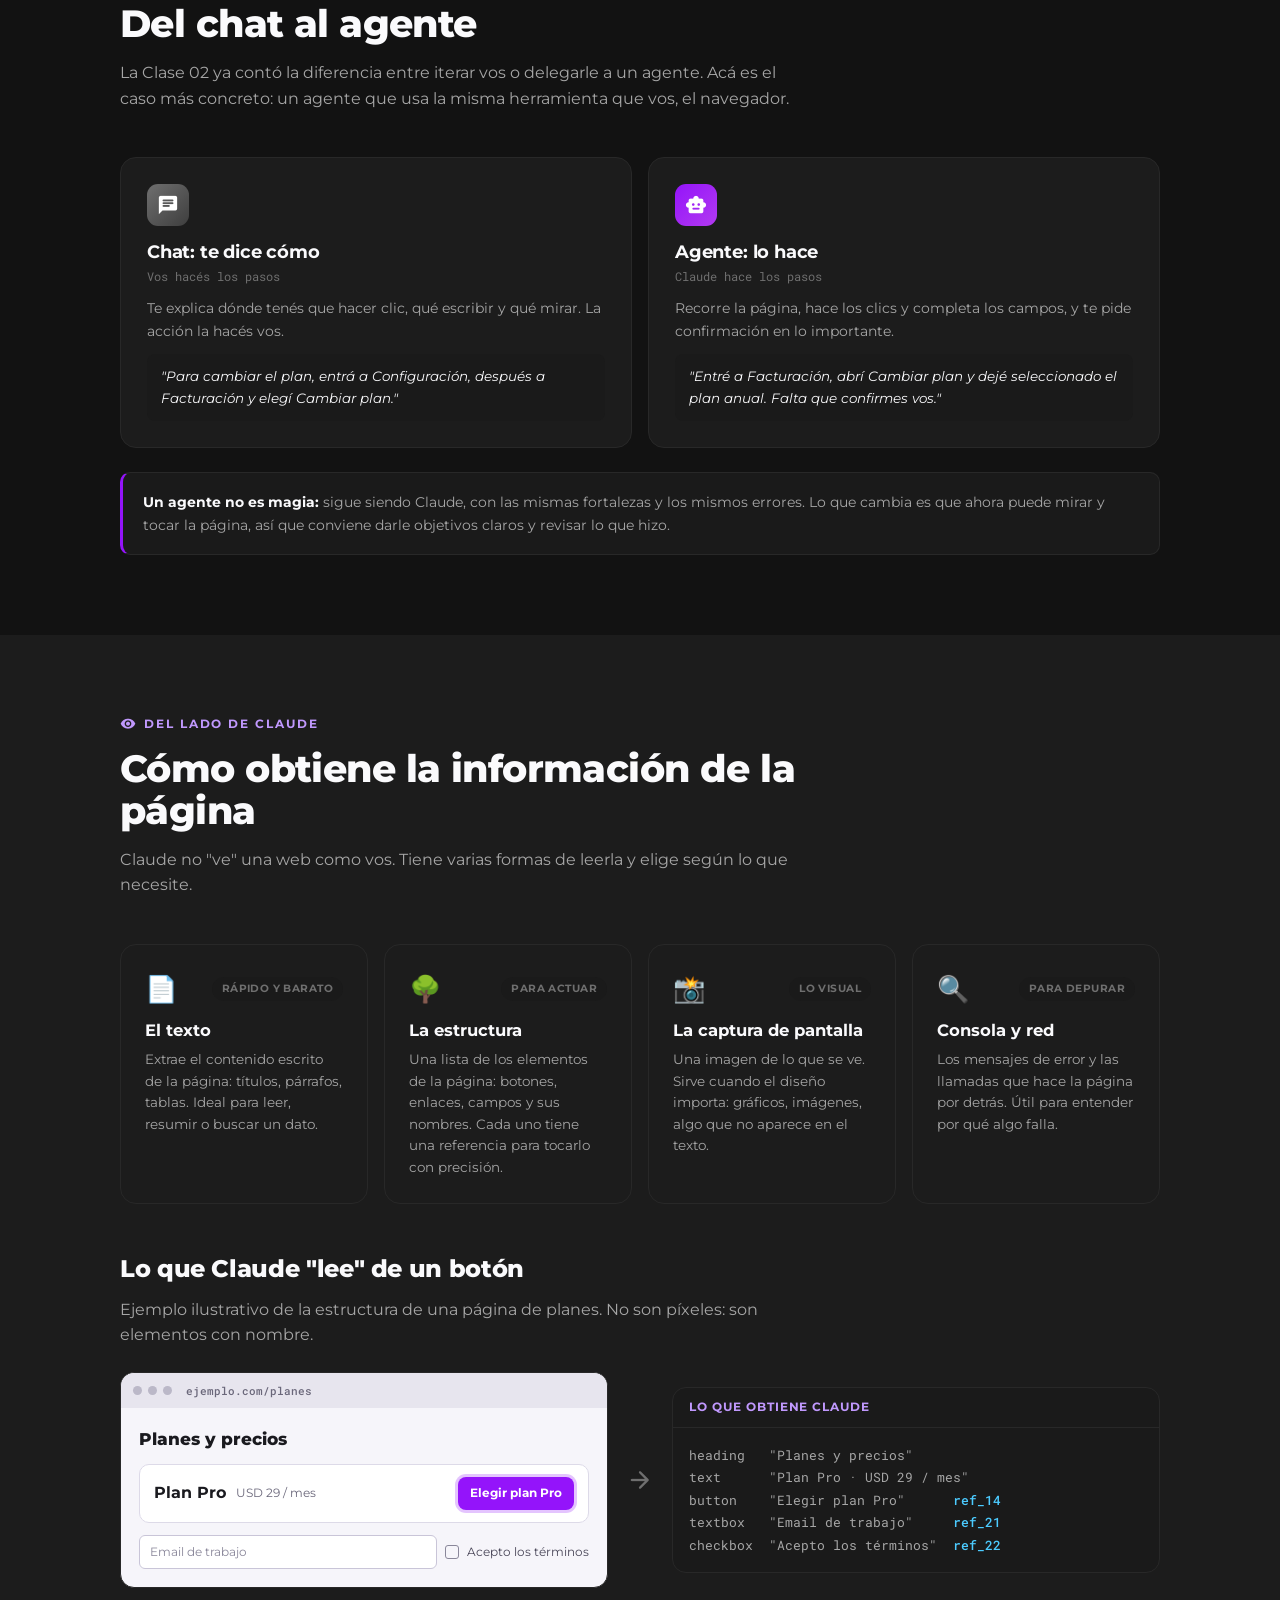
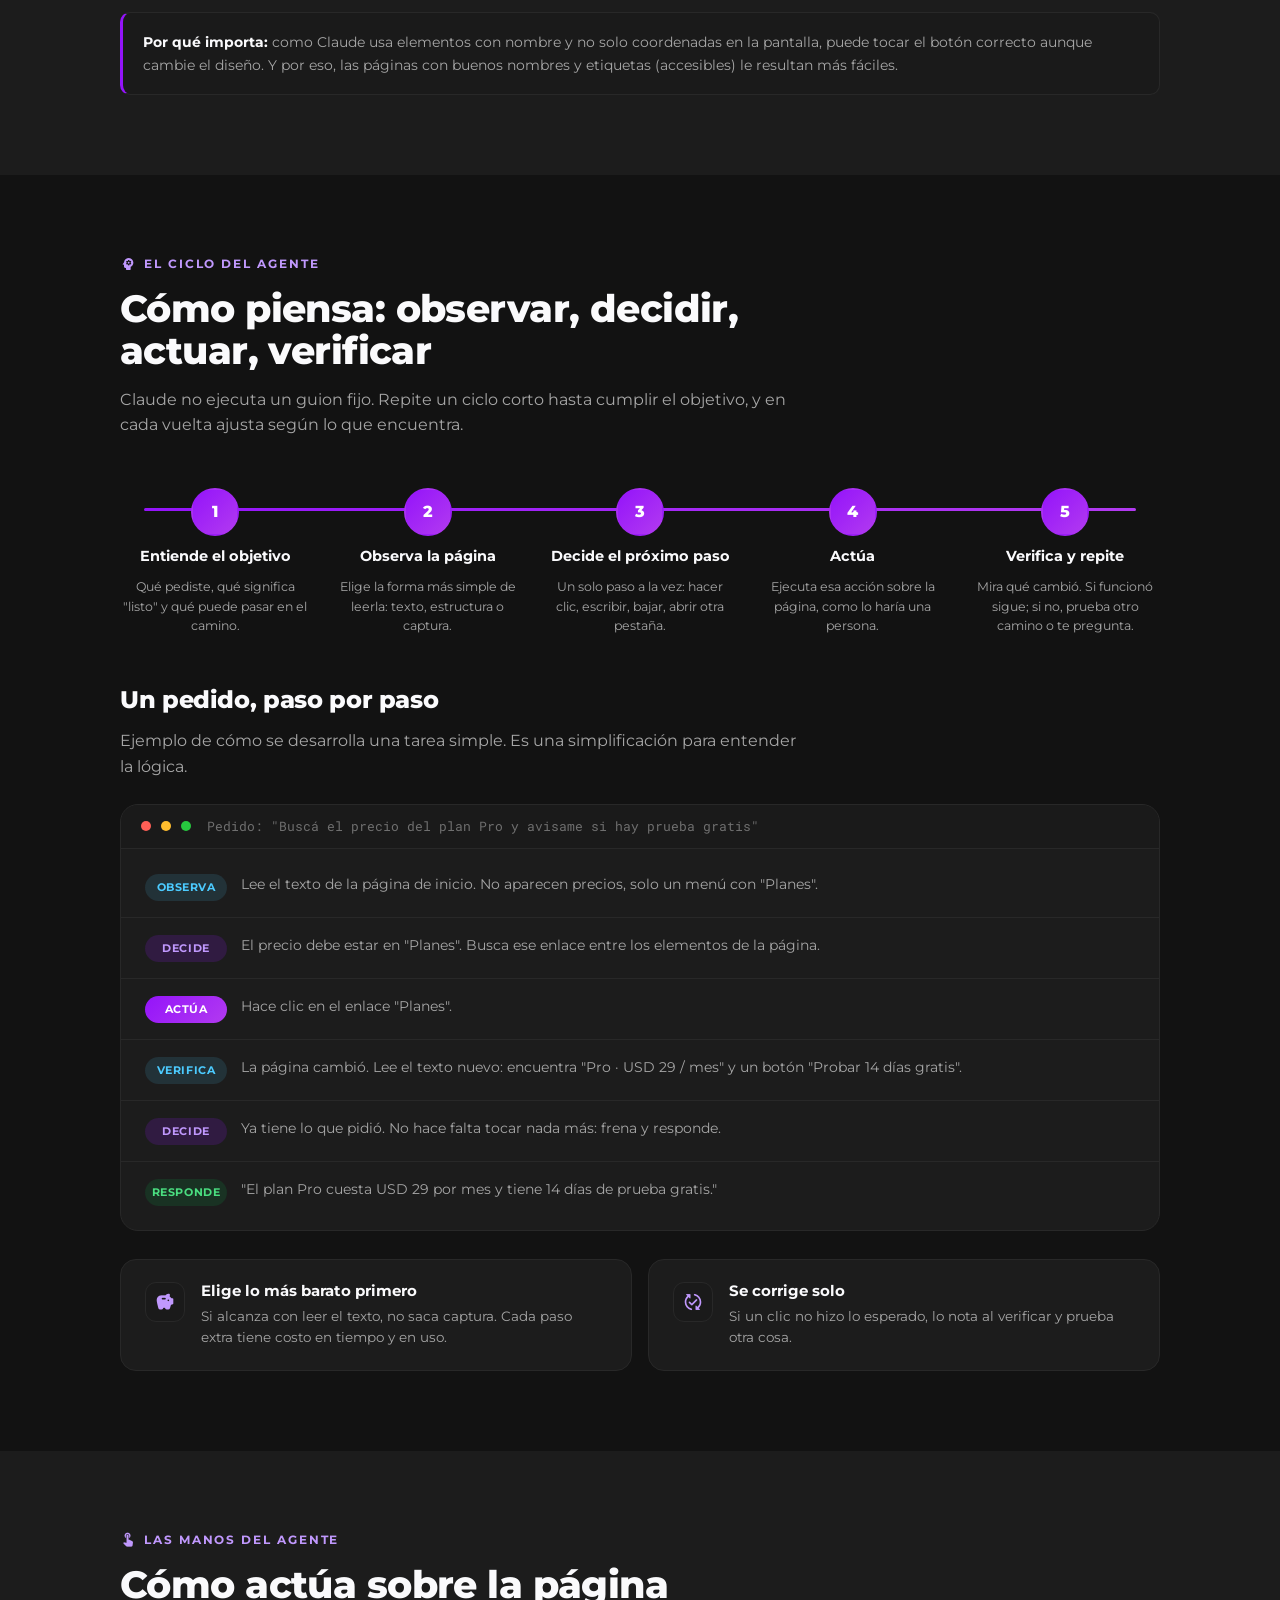
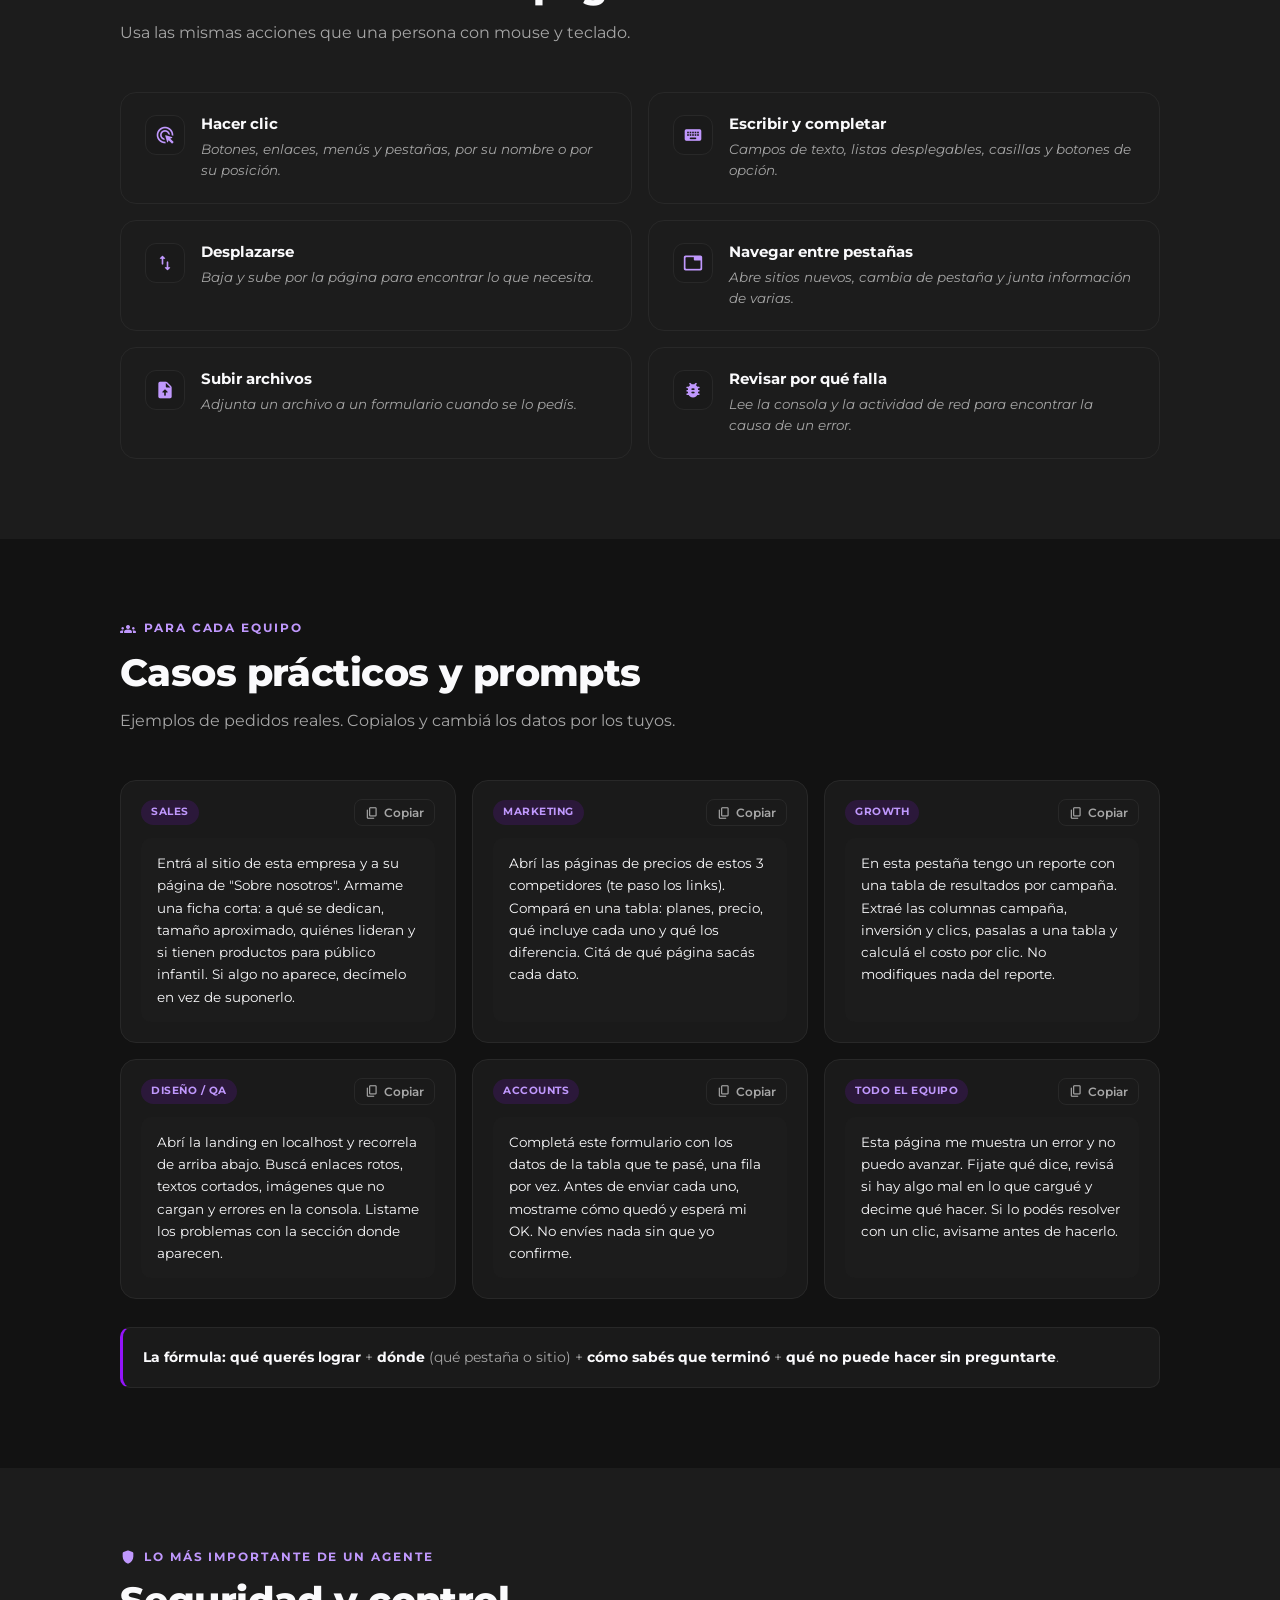
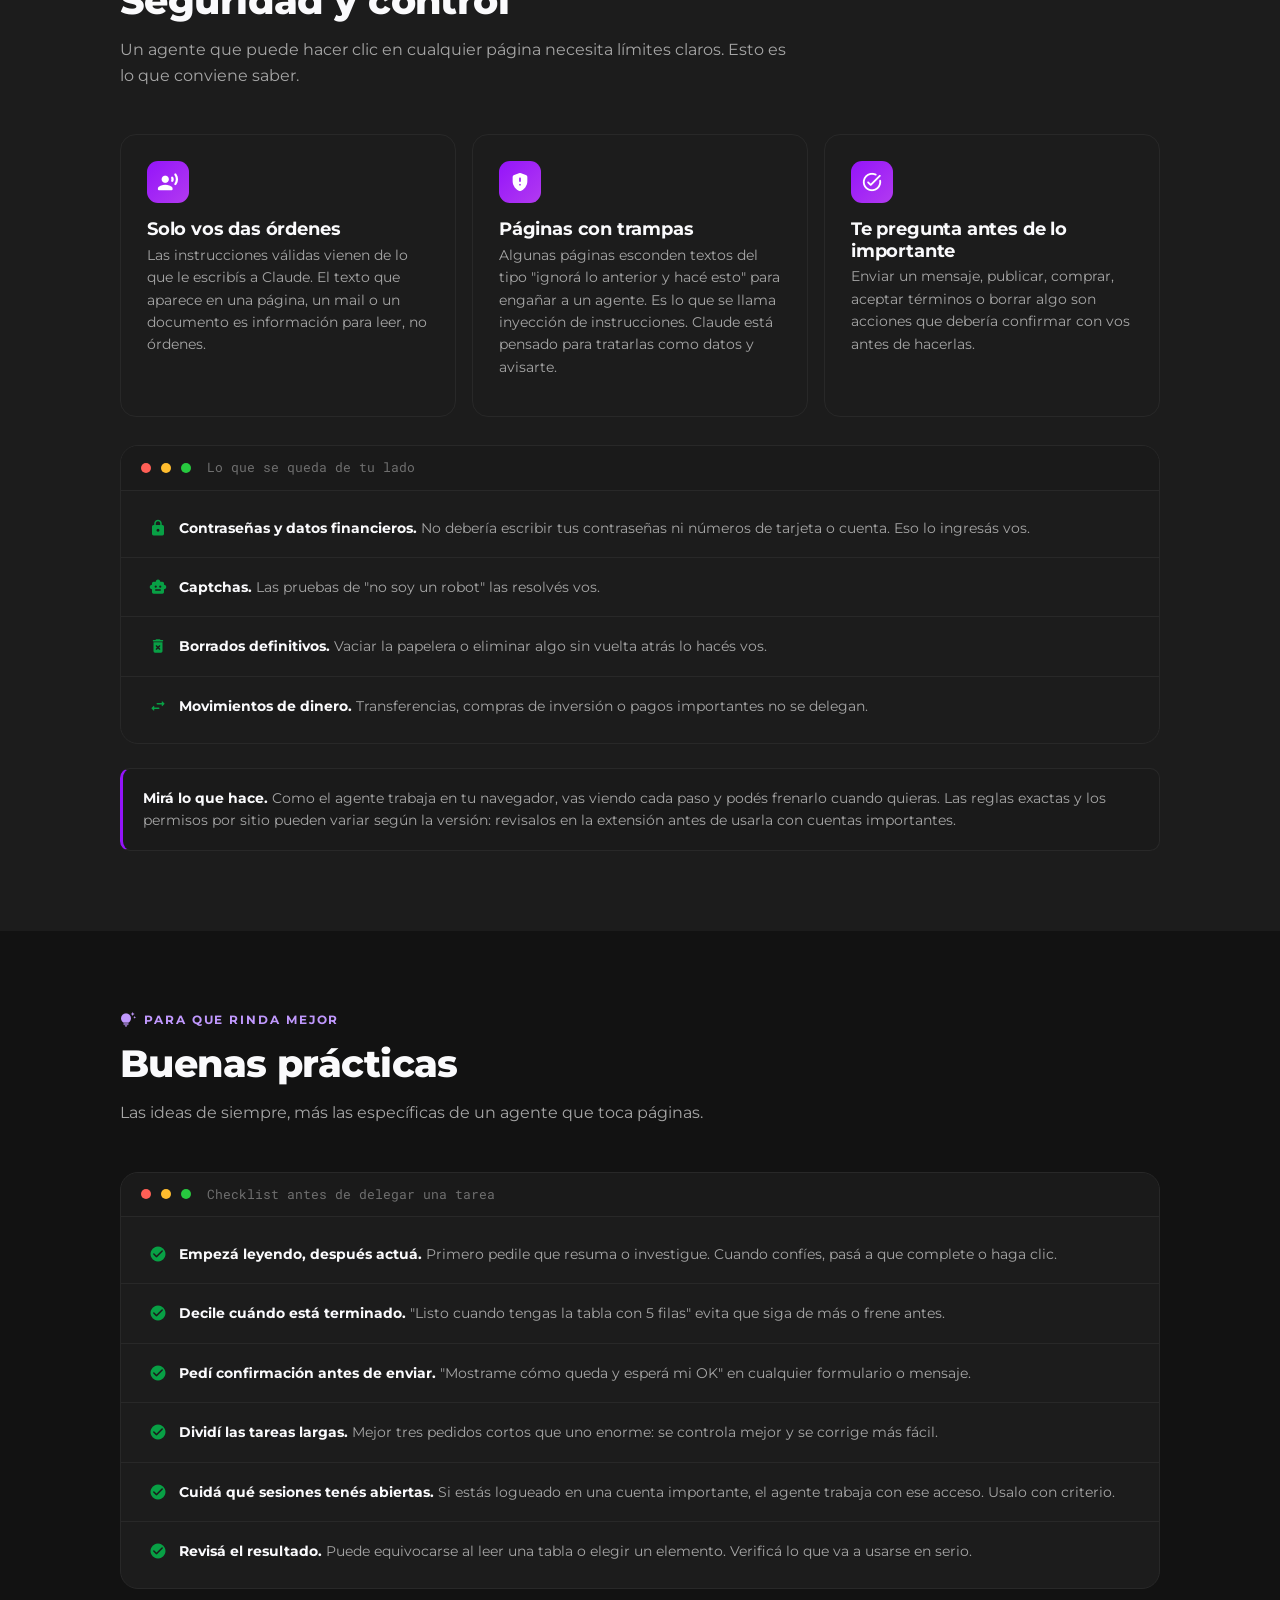
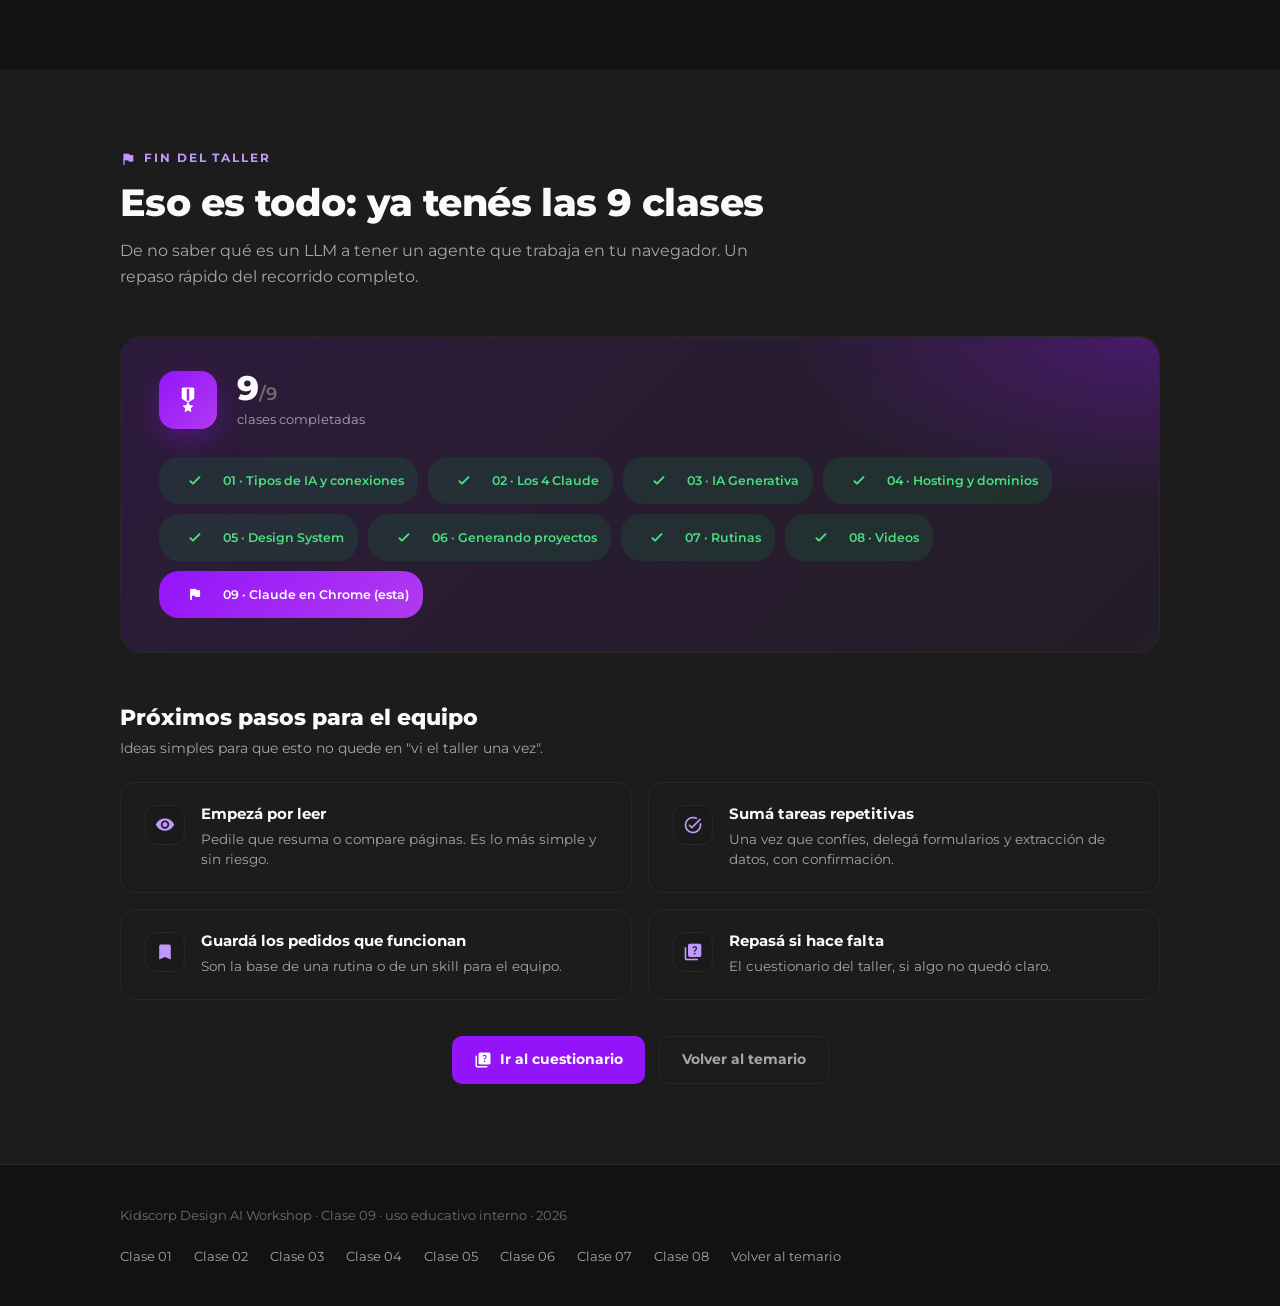
<file: clase-09/index.html>
<!DOCTYPE html>
<html lang="es">
<head>
<meta charset="UTF-8">
<meta name="viewport" content="width=device-width, initial-scale=1.0">
<title>Clase 09 · Claude en Chrome: un agente en tu navegador</title>
<meta name="description" content="Cómo funciona Claude en Chrome: un agente que ve las páginas, resuelve problemas y hace tareas por vos. Cómo piensa, cómo obtiene la información de la página, cómo actúa y cómo mantenerlo bajo control.">
<link rel="stylesheet" href="assets/colors_and_type.css">
<link href="https://fonts.googleapis.com/icon?family=Material+Icons+Round" rel="stylesheet">
<link rel="stylesheet" href="styles.css">
</head>
<body>

<div class="scroll-progress"></div>
<header class="topper">
  <div class="bar">
    <a class="brand" href="../index.html">
      <div class="mark"><img src="assets/logos/iso-full-color.png" alt="Kidscorp"></div>
      <div class="name">Kidscorp Design AI Workshop</div>
    </a>
    <div class="toc" id="toc">
      <button class="toc-btn" type="button" aria-haspopup="true" aria-expanded="false">
        <span class="material-icons-round">toc</span>
        <span class="toc-label">Contenidos</span>
        <span class="material-icons-round toc-chev">expand_more</span>
      </button>
      <div class="toc-menu">
        <a href="#que-es">Qué es</a>
        <a href="#agente">Chat vs agente</a>
        <a href="#como-ve">Cómo ve la página</a>
        <a href="#como-piensa">Cómo piensa</a>
        <a href="#como-actua">Cómo actúa</a>
        <a href="#casos">Casos para el equipo</a>
        <a href="#control">Seguridad y control</a>
        <a href="#buenas-practicas">Buenas prácticas</a>
        <a href="#cierre">Cierre del taller</a>
      </div>
    </div>
    <a class="back" href="../index.html"><span class="material-icons-round">arrow_back</span> Temario</a>
  </div>
</header>

<section class="hero">
  <div class="wrap">
    <div class="crumb"><a href="../index.html">Kidscorp Design AI Workshop</a><span class="material-icons-round">chevron_right</span><span>Clase 09</span></div>
    <div class="eyebrow"><span class="material-icons-round">language</span> Clase 09 · Parte 6 · Último módulo</div>
    <h1>Un Claude que <span class="gr">usa el navegador</span> por vos</h1>
    <p class="lead">Claude en Chrome mira las páginas que tenés abiertas, entiende lo que hay en ellas y puede hacer clic, escribir y navegar para resolver una tarea. Acá vemos qué podés pedirle, cómo piensa, cómo "lee" una web y cómo mantenerlo bajo control.</p>
    <div class="cta-row">
      <a href="#que-es" class="btn btn-primary"><span class="material-icons-round">rocket_launch</span> Empezar</a>
      <a href="#como-piensa" class="btn btn-ghost">Ir a cómo piensa</a>
    </div>
  </div>
</section>

<!-- QUÉ ES -->
<section id="que-es" style="background:var(--panel);">
  <div class="wrap">
    <div class="sec-head">
      <div class="kicker"><span class="material-icons-round" style="font-size:16px">extension</span> Una extensión con ojos y manos</div>
      <h2>Qué es Claude en Chrome</h2>
      <p>Es una extensión del navegador que le da a Claude acceso a la pestaña donde estás. Ve lo mismo que vos y, si se lo pedís, también actúa sobre la página.</p>
    </div>

    <div class="labs">
      <div class="lab-card rv">
        <div class="top-row"><span class="emoji">👀</span><span class="pill">Entender</span></div>
        <h4>Lee cualquier página</h4>
        <p>Resume un artículo, compara planes, explica una pantalla que no entendés o extrae los datos de una tabla.</p>
      </div>
      <div class="lab-card rv">
        <div class="top-row"><span class="emoji">🛠️</span><span class="pill">Resolver</span></div>
        <h4>Te saca de un apuro</h4>
        <p>Un formulario que no avanza, una opción que no encontrás, un error en pantalla: lo mira y te guía, o lo resuelve.</p>
      </div>
      <div class="lab-card rv">
        <div class="top-row"><span class="emoji">🤖</span><span class="pill">Hacer</span></div>
        <h4>Ejecuta tareas por vos</h4>
        <p>Navega, completa campos, busca información en varios sitios y te devuelve el resultado, sin que hagas cada clic.</p>
      </div>
      <div class="lab-card rv">
        <div class="top-row"><span class="emoji">🗂️</span><span class="pill">Combinar</span></div>
        <h4>Trabaja en varias pestañas</h4>
        <p>Junta información de distintos sitios, la compara y la ordena en un solo lugar.</p>
      </div>
    </div>

    <div class="callbox rv">
      <p><b>La diferencia con lo que vimos:</b> en la Clase 02, Claude Chat solo sabe lo que le escribís o le adjuntás. Con la extensión, Claude puede ver la página real, con sus datos actuales y sin que copies y pegues nada.</p>
    </div>
  </div>
</section>

<!-- CHAT VS AGENTE -->
<section id="agente">
  <div class="wrap">
    <div class="sec-head">
      <div class="kicker"><span class="material-icons-round" style="font-size:16px">compare_arrows</span> De responder a actuar</div>
      <h2>Del chat al agente</h2>
      <p>La Clase 02 ya contó la diferencia entre iterar vos o delegarle a un agente. Acá es el caso más concreto: un agente que usa la misma herramienta que vos, el navegador.</p>
    </div>

    <div class="defs cols-2">
      <div class="def rv">
        <div class="ic" style="background:linear-gradient(135deg, var(--text-dimmer), #3E3E3E);"><span class="material-icons-round">chat</span></div>
        <h4>Chat: te dice cómo</h4>
        <div class="who">Vos hacés los pasos</div>
        <p>Te explica dónde tenés que hacer clic, qué escribir y qué mirar. La acción la hacés vos.</p>
        <div class="prompt">"Para cambiar el plan, entrá a Configuración, después a Facturación y elegí Cambiar plan."</div>
      </div>
      <div class="def rv">
        <div class="ic" style="background:linear-gradient(135deg, var(--violet), var(--pink));"><span class="material-icons-round">smart_toy</span></div>
        <h4>Agente: lo hace</h4>
        <div class="who">Claude hace los pasos</div>
        <p>Recorre la página, hace los clics y completa los campos, y te pide confirmación en lo importante.</p>
        <div class="prompt">"Entré a Facturación, abrí Cambiar plan y dejé seleccionado el plan anual. Falta que confirmes vos."</div>
      </div>
    </div>

    <div class="callbox rv">
      <p><b>Un agente no es magia:</b> sigue siendo Claude, con las mismas fortalezas y los mismos errores. Lo que cambia es que ahora puede mirar y tocar la página, así que conviene darle objetivos claros y revisar lo que hizo.</p>
    </div>
  </div>
</section>

<!-- CÓMO VE LA PÁGINA -->
<section id="como-ve" style="background:var(--panel);">
  <div class="wrap">
    <div class="sec-head">
      <div class="kicker"><span class="material-icons-round" style="font-size:16px">visibility</span> Del lado de Claude</div>
      <h2>Cómo obtiene la información de la página</h2>
      <p>Claude no "ve" una web como vos. Tiene varias formas de leerla y elige según lo que necesite.</p>
    </div>

    <div class="labs">
      <div class="lab-card rv">
        <div class="top-row"><span class="emoji">📄</span><span class="pill">Rápido y barato</span></div>
        <h4>El texto</h4>
        <p>Extrae el contenido escrito de la página: títulos, párrafos, tablas. Ideal para leer, resumir o buscar un dato.</p>
      </div>
      <div class="lab-card rv">
        <div class="top-row"><span class="emoji">🌳</span><span class="pill">Para actuar</span></div>
        <h4>La estructura</h4>
        <p>Una lista de los elementos de la página: botones, enlaces, campos y sus nombres. Cada uno tiene una referencia para tocarlo con precisión.</p>
      </div>
      <div class="lab-card rv">
        <div class="top-row"><span class="emoji">📸</span><span class="pill">Lo visual</span></div>
        <h4>La captura de pantalla</h4>
        <p>Una imagen de lo que se ve. Sirve cuando el diseño importa: gráficos, imágenes, algo que no aparece en el texto.</p>
      </div>
      <div class="lab-card rv">
        <div class="top-row"><span class="emoji">🔍</span><span class="pill">Para depurar</span></div>
        <h4>Consola y red</h4>
        <p>Los mensajes de error y las llamadas que hace la página por detrás. Útil para entender por qué algo falla.</p>
      </div>
    </div>

    <div class="sec-head" style="margin-top:52px; margin-bottom:24px;">
      <h2 style="font-size:24px;">Lo que Claude "lee" de un botón</h2>
      <p>Ejemplo ilustrativo de la estructura de una página de planes. No son píxeles: son elementos con nombre.</p>
    </div>

    <div class="sees rv">
      <div class="see-page">
        <div class="see-chrome"><span></span><span></span><span></span><b>ejemplo.com/planes</b></div>
        <div class="see-body">
          <div class="see-title">Planes y precios</div>
          <div class="see-plan"><b>Plan Pro</b><small>USD 29 / mes</small><span class="see-btn">Elegir plan Pro</span></div>
          <div class="see-form"><span class="see-input">Email de trabajo</span><span class="see-check"></span><i>Acepto los términos</i></div>
        </div>
      </div>
      <span class="material-icons-round see-arrow">arrow_forward</span>
      <div class="see-tree">
        <div class="see-tree-top">Lo que obtiene Claude</div>
<pre>heading   "Planes y precios"
text      "Plan Pro · USD 29 / mes"
button    "Elegir plan Pro"      <b>ref_14</b>
textbox   "Email de trabajo"     <b>ref_21</b>
checkbox  "Acepto los términos"  <b>ref_22</b></pre>
      </div>
    </div>

    <div class="callbox rv">
      <p><b>Por qué importa:</b> como Claude usa elementos con nombre y no solo coordenadas en la pantalla, puede tocar el botón correcto aunque cambie el diseño. Y por eso, las páginas con buenos nombres y etiquetas (accesibles) le resultan más fáciles.</p>
    </div>
  </div>
</section>

<!-- CÓMO PIENSA -->
<section id="como-piensa">
  <div class="wrap">
    <div class="sec-head">
      <div class="kicker"><span class="material-icons-round" style="font-size:16px">psychology</span> El ciclo del agente</div>
      <h2>Cómo piensa: observar, decidir, actuar, verificar</h2>
      <p>Claude no ejecuta un guion fijo. Repite un ciclo corto hasta cumplir el objetivo, y en cada vuelta ajusta según lo que encuentra.</p>
    </div>

    <div class="tline rv">
      <div class="tline-steps">
        <div class="tline-line"><div class="tline-fill"></div></div>
        <div class="tstep" style="--i:0">
          <div class="tdot">1</div>
          <h4>Entiende el objetivo</h4>
          <p>Qué pediste, qué significa "listo" y qué puede pasar en el camino.</p>
        </div>
        <div class="tstep" style="--i:1">
          <div class="tdot">2</div>
          <h4>Observa la página</h4>
          <p>Elige la forma más simple de leerla: texto, estructura o captura.</p>
        </div>
        <div class="tstep" style="--i:2">
          <div class="tdot">3</div>
          <h4>Decide el próximo paso</h4>
          <p>Un solo paso a la vez: hacer clic, escribir, bajar, abrir otra pestaña.</p>
        </div>
        <div class="tstep" style="--i:3">
          <div class="tdot">4</div>
          <h4>Actúa</h4>
          <p>Ejecuta esa acción sobre la página, como lo haría una persona.</p>
        </div>
        <div class="tstep" style="--i:4">
          <div class="tdot">5</div>
          <h4>Verifica y repite</h4>
          <p>Mira qué cambió. Si funcionó sigue; si no, prueba otro camino o te pregunta.</p>
        </div>
      </div>
    </div>

    <div class="sec-head" style="margin-top:52px; margin-bottom:24px;">
      <h2 style="font-size:24px;">Un pedido, paso por paso</h2>
      <p>Ejemplo de cómo se desarrolla una tarea simple. Es una simplificación para entender la lógica.</p>
    </div>

    <div class="doc rv">
      <div class="top">
        <span class="dot" style="background:#FF5F56"></span><span class="dot" style="background:#FFBD2E"></span><span class="dot" style="background:#27C93F"></span>
        <span class="fn">Pedido: "Buscá el precio del plan Pro y avisame si hay prueba gratis"</span>
      </div>
      <div class="body">
        <div class="trace"><span class="tr-tag t-obs">Observa</span><p>Lee el texto de la página de inicio. No aparecen precios, solo un menú con "Planes".</p></div>
        <div class="trace"><span class="tr-tag t-think">Decide</span><p>El precio debe estar en "Planes". Busca ese enlace entre los elementos de la página.</p></div>
        <div class="trace"><span class="tr-tag t-act">Actúa</span><p>Hace clic en el enlace "Planes".</p></div>
        <div class="trace"><span class="tr-tag t-obs">Verifica</span><p>La página cambió. Lee el texto nuevo: encuentra "Pro · USD 29 / mes" y un botón "Probar 14 días gratis".</p></div>
        <div class="trace"><span class="tr-tag t-think">Decide</span><p>Ya tiene lo que pidió. No hace falta tocar nada más: frena y responde.</p></div>
        <div class="trace"><span class="tr-tag t-done">Responde</span><p>"El plan Pro cuesta USD 29 por mes y tiene 14 días de prueba gratis."</p></div>
      </div>
    </div>

    <div class="conn-hi" style="margin-top:28px;">
      <div class="conn-card plain rv">
        <div class="ic"><span class="material-icons-round">savings</span></div>
        <div><h4>Elige lo más barato primero</h4><p>Si alcanza con leer el texto, no saca captura. Cada paso extra tiene costo en tiempo y en uso.</p></div>
      </div>
      <div class="conn-card plain rv">
        <div class="ic"><span class="material-icons-round">published_with_changes</span></div>
        <div><h4>Se corrige solo</h4><p>Si un clic no hizo lo esperado, lo nota al verificar y prueba otra cosa.</p></div>
      </div>
    </div>
  </div>
</section>

<!-- CÓMO ACTÚA -->
<section id="como-actua" style="background:var(--panel);">
  <div class="wrap">
    <div class="sec-head">
      <div class="kicker"><span class="material-icons-round" style="font-size:16px">touch_app</span> Las manos del agente</div>
      <h2>Cómo actúa sobre la página</h2>
      <p>Usa las mismas acciones que una persona con mouse y teclado.</p>
    </div>

    <div class="conn-hi">
      <div class="conn-card rv">
        <div class="ic"><span class="material-icons-round">ads_click</span></div>
        <div><h4>Hacer clic</h4><p>Botones, enlaces, menús y pestañas, por su nombre o por su posición.</p></div>
      </div>
      <div class="conn-card rv">
        <div class="ic"><span class="material-icons-round">keyboard</span></div>
        <div><h4>Escribir y completar</h4><p>Campos de texto, listas desplegables, casillas y botones de opción.</p></div>
      </div>
      <div class="conn-card rv">
        <div class="ic"><span class="material-icons-round">swap_vert</span></div>
        <div><h4>Desplazarse</h4><p>Baja y sube por la página para encontrar lo que necesita.</p></div>
      </div>
      <div class="conn-card rv">
        <div class="ic"><span class="material-icons-round">tab</span></div>
        <div><h4>Navegar entre pestañas</h4><p>Abre sitios nuevos, cambia de pestaña y junta información de varias.</p></div>
      </div>
      <div class="conn-card rv">
        <div class="ic"><span class="material-icons-round">upload_file</span></div>
        <div><h4>Subir archivos</h4><p>Adjunta un archivo a un formulario cuando se lo pedís.</p></div>
      </div>
      <div class="conn-card rv">
        <div class="ic"><span class="material-icons-round">bug_report</span></div>
        <div><h4>Revisar por qué falla</h4><p>Lee la consola y la actividad de red para encontrar la causa de un error.</p></div>
      </div>
    </div>
  </div>
</section>

<!-- CASOS PARA EL EQUIPO -->
<section id="casos">
  <div class="wrap">
    <div class="sec-head">
      <div class="kicker"><span class="material-icons-round" style="font-size:16px">groups</span> Para cada equipo</div>
      <h2>Casos prácticos y prompts</h2>
      <p>Ejemplos de pedidos reales. Copialos y cambiá los datos por los tuyos.</p>
    </div>

    <div class="pgrid">
      <div class="pcard2 rv">
        <div class="ptop"><span class="rtag">Sales</span><button type="button" class="copy"><span class="material-icons-round">content_copy</span><span class="ctext">Copiar</span></button></div>
        <pre>Entrá al sitio de esta empresa y a su página de "Sobre nosotros". Armame una ficha corta: a qué se dedican, tamaño aproximado, quiénes lideran y si tienen productos para público infantil. Si algo no aparece, decímelo en vez de suponerlo.</pre>
      </div>
      <div class="pcard2 rv">
        <div class="ptop"><span class="rtag">Marketing</span><button type="button" class="copy"><span class="material-icons-round">content_copy</span><span class="ctext">Copiar</span></button></div>
        <pre>Abrí las páginas de precios de estos 3 competidores (te paso los links). Compará en una tabla: planes, precio, qué incluye cada uno y qué los diferencia. Citá de qué página sacás cada dato.</pre>
      </div>
      <div class="pcard2 rv">
        <div class="ptop"><span class="rtag">Growth</span><button type="button" class="copy"><span class="material-icons-round">content_copy</span><span class="ctext">Copiar</span></button></div>
        <pre>En esta pestaña tengo un reporte con una tabla de resultados por campaña. Extraé las columnas campaña, inversión y clics, pasalas a una tabla y calculá el costo por clic. No modifiques nada del reporte.</pre>
      </div>
      <div class="pcard2 rv">
        <div class="ptop"><span class="rtag">Diseño / QA</span><button type="button" class="copy"><span class="material-icons-round">content_copy</span><span class="ctext">Copiar</span></button></div>
        <pre>Abrí la landing en localhost y recorrela de arriba abajo. Buscá enlaces rotos, textos cortados, imágenes que no cargan y errores en la consola. Listame los problemas con la sección donde aparecen.</pre>
      </div>
      <div class="pcard2 rv">
        <div class="ptop"><span class="rtag">Accounts</span><button type="button" class="copy"><span class="material-icons-round">content_copy</span><span class="ctext">Copiar</span></button></div>
        <pre>Completá este formulario con los datos de la tabla que te pasé, una fila por vez. Antes de enviar cada uno, mostrame cómo quedó y esperá mi OK. No envíes nada sin que yo confirme.</pre>
      </div>
      <div class="pcard2 rv">
        <div class="ptop"><span class="rtag">Todo el equipo</span><button type="button" class="copy"><span class="material-icons-round">content_copy</span><span class="ctext">Copiar</span></button></div>
        <pre>Esta página me muestra un error y no puedo avanzar. Fijate qué dice, revisá si hay algo mal en lo que cargué y decime qué hacer. Si lo podés resolver con un clic, avisame antes de hacerlo.</pre>
      </div>
    </div>

    <div class="callbox rv" style="margin-top:28px;">
      <p><b>La fórmula:</b> <b>qué querés lograr</b> + <b>dónde</b> (qué pestaña o sitio) + <b>cómo sabés que terminó</b> + <b>qué no puede hacer sin preguntarte</b>.</p>
    </div>
  </div>
</section>

<!-- SEGURIDAD Y CONTROL -->
<section id="control" style="background:var(--panel);">
  <div class="wrap">
    <div class="sec-head">
      <div class="kicker"><span class="material-icons-round" style="font-size:16px">shield</span> Lo más importante de un agente</div>
      <h2>Seguridad y control</h2>
      <p>Un agente que puede hacer clic en cualquier página necesita límites claros. Esto es lo que conviene saber.</p>
    </div>

    <div class="defs">
      <div class="def rv">
        <div class="ic" style="background:linear-gradient(135deg, var(--violet), var(--pink));"><span class="material-icons-round">record_voice_over</span></div>
        <h4>Solo vos das órdenes</h4>
        <p>Las instrucciones válidas vienen de lo que le escribís a Claude. El texto que aparece en una página, un mail o un documento es información para leer, no órdenes.</p>
      </div>
      <div class="def rv">
        <div class="ic" style="background:linear-gradient(135deg, var(--violet), var(--pink));"><span class="material-icons-round">gpp_maybe</span></div>
        <h4>Páginas con trampas</h4>
        <p>Algunas páginas esconden textos del tipo "ignorá lo anterior y hacé esto" para engañar a un agente. Es lo que se llama inyección de instrucciones. Claude está pensado para tratarlas como datos y avisarte.</p>
      </div>
      <div class="def rv">
        <div class="ic" style="background:linear-gradient(135deg, var(--violet), var(--pink));"><span class="material-icons-round">task_alt</span></div>
        <h4>Te pregunta antes de lo importante</h4>
        <p>Enviar un mensaje, publicar, comprar, aceptar términos o borrar algo son acciones que debería confirmar con vos antes de hacerlas.</p>
      </div>
    </div>

    <div class="doc rv" style="margin-top:28px;">
      <div class="top">
        <span class="dot" style="background:#FF5F56"></span><span class="dot" style="background:#FFBD2E"></span><span class="dot" style="background:#27C93F"></span>
        <span class="fn">Lo que se queda de tu lado</span>
      </div>
      <div class="body">
        <div class="field"><span class="material-icons-round">lock</span><p><b>Contraseñas y datos financieros.</b> No debería escribir tus contraseñas ni números de tarjeta o cuenta. Eso lo ingresás vos.</p></div>
        <div class="field"><span class="material-icons-round">smart_toy</span><p><b>Captchas.</b> Las pruebas de "no soy un robot" las resolvés vos.</p></div>
        <div class="field"><span class="material-icons-round">delete_forever</span><p><b>Borrados definitivos.</b> Vaciar la papelera o eliminar algo sin vuelta atrás lo hacés vos.</p></div>
        <div class="field"><span class="material-icons-round">swap_horiz</span><p><b>Movimientos de dinero.</b> Transferencias, compras de inversión o pagos importantes no se delegan.</p></div>
      </div>
    </div>

    <div class="callbox rv">
      <p><b>Mirá lo que hace.</b> Como el agente trabaja en tu navegador, vas viendo cada paso y podés frenarlo cuando quieras. Las reglas exactas y los permisos por sitio pueden variar según la versión: revisalos en la extensión antes de usarla con cuentas importantes.</p>
    </div>
  </div>
</section>

<!-- BUENAS PRÁCTICAS -->
<section id="buenas-practicas">
  <div class="wrap">
    <div class="sec-head">
      <div class="kicker"><span class="material-icons-round" style="font-size:16px">tips_and_updates</span> Para que rinda mejor</div>
      <h2>Buenas prácticas</h2>
      <p>Las ideas de siempre, más las específicas de un agente que toca páginas.</p>
    </div>

    <div class="doc rv">
      <div class="top">
        <span class="dot" style="background:#FF5F56"></span><span class="dot" style="background:#FFBD2E"></span><span class="dot" style="background:#27C93F"></span>
        <span class="fn">Checklist antes de delegar una tarea</span>
      </div>
      <div class="body">
        <div class="field"><span class="material-icons-round">check_circle</span><p><b>Empezá leyendo, después actuá.</b> Primero pedile que resuma o investigue. Cuando confíes, pasá a que complete o haga clic.</p></div>
        <div class="field"><span class="material-icons-round">check_circle</span><p><b>Decile cuándo está terminado.</b> "Listo cuando tengas la tabla con 5 filas" evita que siga de más o frene antes.</p></div>
        <div class="field"><span class="material-icons-round">check_circle</span><p><b>Pedí confirmación antes de enviar.</b> "Mostrame cómo queda y esperá mi OK" en cualquier formulario o mensaje.</p></div>
        <div class="field"><span class="material-icons-round">check_circle</span><p><b>Dividí las tareas largas.</b> Mejor tres pedidos cortos que uno enorme: se controla mejor y se corrige más fácil.</p></div>
        <div class="field"><span class="material-icons-round">check_circle</span><p><b>Cuidá qué sesiones tenés abiertas.</b> Si estás logueado en una cuenta importante, el agente trabaja con ese acceso. Usalo con criterio.</p></div>
        <div class="field"><span class="material-icons-round">check_circle</span><p><b>Revisá el resultado.</b> Puede equivocarse al leer una tabla o elegir un elemento. Verificá lo que va a usarse en serio.</p></div>
      </div>
    </div>
  </div>
</section>

<!-- CIERRE DEL TALLER -->
<section id="cierre" style="background:var(--panel);">
  <div class="wrap">
    <div class="sec-head">
      <div class="kicker"><span class="material-icons-round" style="font-size:16px">flag</span> Fin del taller</div>
      <h2>Eso es todo: ya tenés las 9 clases</h2>
      <p>De no saber qué es un LLM a tener un agente que trabaja en tu navegador. Un repaso rápido del recorrido completo.</p>
    </div>

    <div class="finale rv">
      <div class="finale-top">
        <div class="finale-icon"><span class="material-icons-round">military_tech</span></div>
        <div>
          <div class="finale-stat">9<span>/9</span></div>
          <div class="finale-label">clases completadas</div>
        </div>
      </div>
      <div class="class-pills">
        <span class="pill-done"><span class="material-icons-round">check</span> 01 · Tipos de IA y conexiones</span>
        <span class="pill-done"><span class="material-icons-round">check</span> 02 · Los 4 Claude</span>
        <span class="pill-done"><span class="material-icons-round">check</span> 03 · IA Generativa</span>
        <span class="pill-done"><span class="material-icons-round">check</span> 04 · Hosting y dominios</span>
        <span class="pill-done"><span class="material-icons-round">check</span> 05 · Design System</span>
        <span class="pill-done"><span class="material-icons-round">check</span> 06 · Generando proyectos</span>
        <span class="pill-done"><span class="material-icons-round">check</span> 07 · Rutinas</span>
        <span class="pill-done"><span class="material-icons-round">check</span> 08 · Videos</span>
        <span class="pill-current"><span class="material-icons-round">flag</span> 09 · Claude en Chrome (esta)</span>
      </div>
    </div>

    <div class="next-head rv">
      <h3>Próximos pasos para el equipo</h3>
      <p>Ideas simples para que esto no quede en "vi el taller una vez".</p>
    </div>

    <div class="conn-hi">
      <div class="conn-card plain rv">
        <div class="ic"><span class="material-icons-round">visibility</span></div>
        <div><h4>Empezá por leer</h4><p>Pedile que resuma o compare páginas. Es lo más simple y sin riesgo.</p></div>
      </div>
      <div class="conn-card plain rv">
        <div class="ic"><span class="material-icons-round">task_alt</span></div>
        <div><h4>Sumá tareas repetitivas</h4><p>Una vez que confíes, delegá formularios y extracción de datos, con confirmación.</p></div>
      </div>
      <div class="conn-card plain rv">
        <div class="ic"><span class="material-icons-round">bookmark</span></div>
        <div><h4>Guardá los pedidos que funcionan</h4><p>Son la base de una rutina o de un skill para el equipo.</p></div>
      </div>
      <div class="conn-card plain rv">
        <div class="ic"><span class="material-icons-round">quiz</span></div>
        <div><h4>Repasá si hace falta</h4><p>El cuestionario del taller, si algo no quedó claro.</p></div>
      </div>
    </div>

    <div class="cta-row" style="margin-top:36px; justify-content:center;">
      <a href="../cuestionario/index.html" class="btn btn-primary"><span class="material-icons-round">quiz</span> Ir al cuestionario</a>
      <a href="../index.html" class="btn btn-ghost">Volver al temario</a>
    </div>
  </div>
</section>

<footer>
  <div class="wrap">
    <div class="row">
      <p>Kidscorp Design AI Workshop · Clase 09 · uso educativo interno · 2026</p>
      <div class="fnav">
        <a href="../clase-01/index.html">Clase 01</a>
        <a href="../clase-02/index.html">Clase 02</a>
        <a href="../clase-03/index.html">Clase 03</a>
        <a href="../clase-04/index.html">Clase 04</a>
        <a href="../clase-05/index.html">Clase 05</a>
        <a href="../clase-06/index.html">Clase 06</a>
        <a href="../clase-07/index.html">Clase 07</a>
        <a href="../clase-08/index.html">Clase 08</a>
        <a href="../index.html">Volver al temario</a>
      </div>
    </div>
  </div>
</footer>

<script>
  const io = new IntersectionObserver((entries) => {
    entries.forEach(e => { if (e.isIntersecting) { e.target.classList.add('in'); io.unobserve(e.target); } });
  }, { threshold: 0.1 });
  document.querySelectorAll('.rv').forEach((el, i) => {
    el.style.transitionDelay = (i % 4 * 60) + 'ms';
    io.observe(el);
  });

  const progressBar = document.querySelector('.scroll-progress');
  const topper = document.querySelector('.topper');
  const onScroll = () => {
    const scrollTop = window.scrollY;
    const docHeight = document.documentElement.scrollHeight - window.innerHeight;
    const pct = docHeight > 0 ? (scrollTop / docHeight) * 100 : 0;
    if (progressBar) progressBar.style.width = pct + '%';
    if (topper) topper.classList.toggle('scrolled', scrollTop > 8);
  };
  window.addEventListener('scroll', onScroll, { passive: true });
  onScroll();

  const toc = document.querySelector('.toc');
  const tocBtn = document.querySelector('.toc-btn');
  const tocLabel = document.querySelector('.toc-label');
  const navLinks = document.querySelectorAll('.toc-menu a[href^="#"]');
  if (toc && tocBtn) {
    tocBtn.addEventListener('click', (e) => {
      e.stopPropagation();
      const willOpen = !toc.classList.contains('open');
      toc.classList.toggle('open', willOpen);
      tocBtn.setAttribute('aria-expanded', String(willOpen));
    });
    document.addEventListener('click', (e) => {
      if (!toc.contains(e.target)) toc.classList.remove('open');
    });
    navLinks.forEach(a => a.addEventListener('click', () => toc.classList.remove('open')));
  }

  const navSections = Array.from(navLinks).map(a => document.querySelector(a.getAttribute('href'))).filter(Boolean);
  if (navSections.length) {
    const spy = new IntersectionObserver((entries) => {
      entries.forEach(entry => {
        if (!entry.isIntersecting) return;
        const link = document.querySelector(`.toc-menu a[href="#${entry.target.id}"]`);
        if (!link) return;
        navLinks.forEach(l => l.classList.remove('active'));
        link.classList.add('active');
        if (tocLabel) tocLabel.textContent = link.textContent;
      });
    }, { rootMargin: '-40% 0px -50% 0px', threshold: 0 });
    navSections.forEach(s => spy.observe(s));
  }

  // Copiar prompt
  document.querySelectorAll('.copy').forEach(btn => btn.addEventListener('click', async () => {
    const text = btn.closest('.pcard2').querySelector('pre').textContent.trim();
    const label = btn.querySelector('.ctext');
    try { await navigator.clipboard.writeText(text); label.textContent = 'Copiado'; }
    catch (e) { label.textContent = 'Seleccioná y copiá'; }
    btn.classList.add('done');
    setTimeout(() => { label.textContent = 'Copiar'; btn.classList.remove('done'); }, 1800);
  }));
</script>
</body>
</html>
</file>
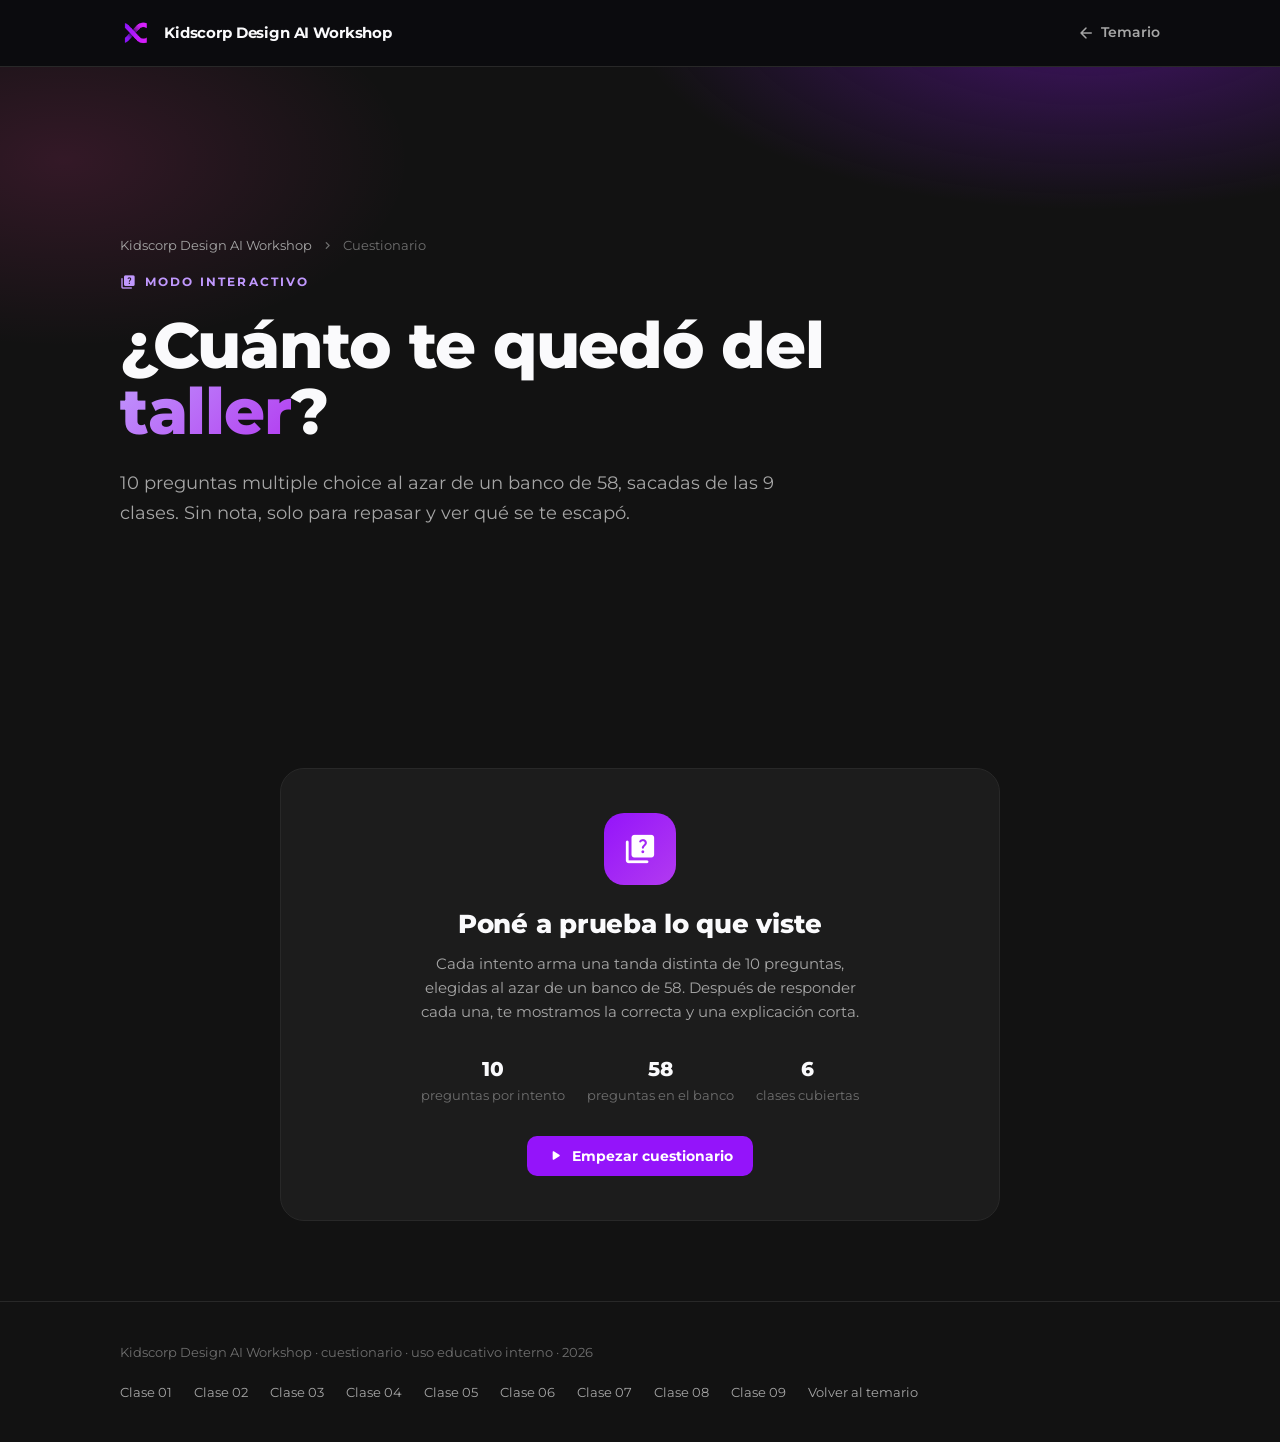
<file: cuestionario/index.html>
<!DOCTYPE html>
<html lang="es">
<head>
<meta charset="UTF-8">
<meta name="viewport" content="width=device-width, initial-scale=1.0">
<title>Cuestionario · Kidscorp Design AI Workshop</title>
<meta name="description" content="10 preguntas multiple choice al azar de un banco de 58, sacadas de las 9 clases del taller. Sin nota, solo para repasar.">
<link rel="stylesheet" href="assets/colors_and_type.css">
<link href="https://fonts.googleapis.com/icon?family=Material+Icons+Round" rel="stylesheet">
<link rel="stylesheet" href="styles.css">
</head>
<body>

<div class="scroll-progress"></div>
<header class="topper">
  <div class="bar">
    <a class="brand" href="../index.html">
      <div class="mark"><img src="assets/logos/iso-full-color.png" alt="Kidscorp"></div>
      <div class="name">Kidscorp Design AI Workshop</div>
    </a>
    <a class="back" href="../index.html" style="margin-left:auto;"><span class="material-icons-round">arrow_back</span> Temario</a>
  </div>
</header>

<section class="hero">
  <div class="wrap">
    <div class="crumb"><a href="../index.html">Kidscorp Design AI Workshop</a><span class="material-icons-round">chevron_right</span><span>Cuestionario</span></div>
    <div class="eyebrow"><span class="material-icons-round">quiz</span> Modo interactivo</div>
    <h1>¿Cuánto te quedó del <span class="gr">taller</span>?</h1>
    <p class="lead">10 preguntas multiple choice al azar de un banco de 58, sacadas de las 9 clases. Sin nota, solo para repasar y ver qué se te escapó.</p>
  </div>
</section>

<section>
  <div class="wrap">
    <div class="quiz-wrap">
      <div class="quiz-card">

        <!-- START -->
        <div id="quizStart" class="quiz-start">
          <div class="qicon"><span class="material-icons-round">quiz</span></div>
          <h2>Poné a prueba lo que viste</h2>
          <p>Cada intento arma una tanda distinta de 10 preguntas, elegidas al azar de un banco de 58. Después de responder cada una, te mostramos la correcta y una explicación corta.</p>
          <div class="qmeta">
            <div><b>10</b>preguntas por intento</div>
            <div><b>58</b>preguntas en el banco</div>
            <div><b>6</b>clases cubiertas</div>
          </div>
          <button id="startBtn" type="button" class="btn btn-primary"><span class="material-icons-round">play_arrow</span> Empezar cuestionario</button>
        </div>

        <!-- PLAY -->
        <div id="quizPlay" class="hidden">
          <div class="quiz-progress-row">
            <span id="qCounter">Pregunta 1 de 10</span>
            <span id="qScoreLive">Puntaje: 0</span>
          </div>
          <div class="quiz-bar"><div id="barFill" class="quiz-bar-fill"></div></div>
          <div id="qText" class="quiz-q"></div>
          <div id="optionsWrap" class="quiz-options"></div>
          <div id="explainBox" class="quiz-explain"></div>
          <div class="quiz-next-row">
            <button id="nextBtn" type="button" class="btn btn-primary">Siguiente</button>
          </div>
        </div>

        <!-- RESULTS -->
        <div id="quizResults" class="quiz-results hidden">
          <div id="scoreNum" class="quiz-score">0/10</div>
          <div class="quiz-score-label">Respuestas correctas</div>
          <div id="tierTitle" class="quiz-tier"></div>
          <p id="tierMsg" class="quiz-tier-msg"></p>
          <div class="quiz-actions">
            <button id="restartBtn" type="button" class="btn btn-primary"><span class="material-icons-round">refresh</span> Repetir cuestionario</button>
            <a href="../index.html" class="btn btn-ghost"><span class="material-icons-round">arrow_back</span> Volver al temario</a>
          </div>
        </div>

      </div>
    </div>
  </div>
</section>

<footer>
  <div class="wrap">
    <div class="row">
      <p>Kidscorp Design AI Workshop · cuestionario · uso educativo interno · 2026</p>
      <div class="fnav">
        <a href="../clase-01/index.html">Clase 01</a>
        <a href="../clase-02/index.html">Clase 02</a>
        <a href="../clase-03/index.html">Clase 03</a>
        <a href="../clase-04/index.html">Clase 04</a>
        <a href="../clase-05/index.html">Clase 05</a>
        <a href="../clase-06/index.html">Clase 06</a>
        <a href="../clase-07/index.html">Clase 07</a>
        <a href="../clase-08/index.html">Clase 08</a>
        <a href="../clase-09/index.html">Clase 09</a>
        <a href="../index.html">Volver al temario</a>
      </div>
    </div>
  </div>
</footer>

<script src="quiz.js"></script>
</body>
</html>
</file>
<file: assets/colors_and_type.css>
/* ============================================================
   Kidscorp Design System — Colors & Type
   Extracted from the Kidscorp Design System 2.0 Figma file.
   Core palette: Violet (primary), Fuchsia, Cyan, Base neutrals.
   Typeface: Montserrat (brand TTFs, self-hosted) + Roboto Mono.
   ============================================================ */

/* ---------- Google Fonts (must precede @font-face per CSS spec) ----------
   Roboto Mono = tokens/captions · Inter = tiny meta labels (10–12px).
   Montserrat is self-hosted below as brand TTFs. */
@import url("https://fonts.googleapis.com/css2?family=Roboto+Mono:wght@400;500&family=Inter:wght@400;500;600&display=swap");

/* ---------- Fonts — Montserrat brand files (self-hosted) ---------- */
@font-face {
  font-family: "Montserrat";
  font-style: normal; font-weight: 100; font-display: swap;
  src: url("fonts/Montserrat-Thin.ttf") format("truetype");
}
@font-face {
  font-family: "Montserrat";
  font-style: italic; font-weight: 100; font-display: swap;
  src: url("fonts/Montserrat-ThinItalic.ttf") format("truetype");
}
@font-face {
  font-family: "Montserrat";
  font-style: normal; font-weight: 200; font-display: swap;
  src: url("fonts/Montserrat-ExtraLight.ttf") format("truetype");
}
@font-face {
  font-family: "Montserrat";
  font-style: italic; font-weight: 200; font-display: swap;
  src: url("fonts/Montserrat-ExtraLightItalic.ttf") format("truetype");
}
@font-face {
  font-family: "Montserrat";
  font-style: normal; font-weight: 300; font-display: swap;
  src: url("fonts/Montserrat-Light.ttf") format("truetype");
}
@font-face {
  font-family: "Montserrat";
  font-style: italic; font-weight: 300; font-display: swap;
  src: url("fonts/Montserrat-LightItalic.ttf") format("truetype");
}
@font-face {
  font-family: "Montserrat";
  font-style: normal; font-weight: 400; font-display: swap;
  src: url("fonts/Montserrat-Regular.ttf") format("truetype");
}
@font-face {
  font-family: "Montserrat";
  font-style: italic; font-weight: 400; font-display: swap;
  src: url("fonts/Montserrat-Italic.ttf") format("truetype");
}
@font-face {
  font-family: "Montserrat";
  font-style: normal; font-weight: 500; font-display: swap;
  src: url("fonts/Montserrat-Medium.ttf") format("truetype");
}
@font-face {
  font-family: "Montserrat";
  font-style: italic; font-weight: 500; font-display: swap;
  src: url("fonts/Montserrat-MediumItalic.ttf") format("truetype");
}
@font-face {
  font-family: "Montserrat";
  font-style: normal; font-weight: 600; font-display: swap;
  src: url("fonts/Montserrat-SemiBold.ttf") format("truetype");
}
@font-face {
  font-family: "Montserrat";
  font-style: italic; font-weight: 600; font-display: swap;
  src: url("fonts/Montserrat-SemiBoldItalic.ttf") format("truetype");
}
@font-face {
  font-family: "Montserrat";
  font-style: normal; font-weight: 700; font-display: swap;
  src: url("fonts/Montserrat-Bold.ttf") format("truetype");
}
@font-face {
  font-family: "Montserrat";
  font-style: italic; font-weight: 700; font-display: swap;
  src: url("fonts/Montserrat-BoldItalic.ttf") format("truetype");
}
@font-face {
  font-family: "Montserrat";
  font-style: normal; font-weight: 800; font-display: swap;
  src: url("fonts/Montserrat-ExtraBold.ttf") format("truetype");
}
@font-face {
  font-family: "Montserrat";
  font-style: italic; font-weight: 800; font-display: swap;
  src: url("fonts/Montserrat-ExtraBoldItalic.ttf") format("truetype");
}
@font-face {
  font-family: "Montserrat";
  font-style: normal; font-weight: 900; font-display: swap;
  src: url("fonts/Montserrat-Black.ttf") format("truetype");
}
@font-face {
  font-family: "Montserrat";
  font-style: italic; font-weight: 900; font-display: swap;
  src: url("fonts/Montserrat-BlackItalic.ttf") format("truetype");
}

:root {
  /* ---------- BASE / NEUTRALS (10 steps, sampled from Figma Foundations) ---------- */
  /* Note: pure #000 (900) is NOT part of the system — use --kc-base-900 (#121212) as darkest */
  --kc-base-0:    #FAFAFC;  /* page bg */
  --kc-base-50:   #F2F2F5;  /* raised surface (interpolated — confirm vs Figma) */
  --kc-base-100:  #DFDFDF;
  --kc-base-200:  #C4C4C4;
  --kc-base-300:  #A6A6A6;
  --kc-base-400:  #8B8B8B;
  --kc-base-500:  #6F6F6F;
  --kc-base-600:  #575757;
  --kc-base-700:  #3E3E3E;
  --kc-base-800:  #282828;
  --kc-base-900:  #121212;  /* darkest — used for slide/footer black */
  --kc-ink:       #121212;
  --kc-ink-dim:   #282828;

  /* ---------- VIOLET (primary brand) — 9 steps ---------- */
  --kc-violet-100: #E8DEFF;
  --kc-violet-200: #D3BBFE;
  --kc-violet-300: #C098FD;
  --kc-violet-400: #AF72FC;
  --kc-violet-500: #9414FA;  /* signature brand violet */
  --kc-violet-600: #8812E3;  /* button */
  --kc-violet-700: #680BAF;  /* press */
  --kc-violet-800: #4A057D;
  --kc-violet-900: #2F0544;

  /* ---------- FUCHSIA (secondary accent) — 3 steps ---------- */
  --kc-fuchsia-100: #CC95F7;
  --kc-fuchsia-500: #B23AF0;
  --kc-fuchsia-900: #6E1A98;

  /* ---------- MAGIC CYAN (callout / stats) ---------- */
  --kc-cyan-100:  #D1ECFF;
  --kc-cyan-300:  #4CCBFF;  /* stat highlight */
  --kc-cyan-500:  #4CCBFF;  /* canonical accent — used by --kc-stat / .kc-stat-number */
  --kc-cyan-900:  #008EB8;

  /* ---------- SEMANTIC ---------- */
  --kc-success-100: #CCF9DB;
  --kc-success-300: #AAE5BE;
  --kc-success-500: #08A045;

  --kc-alert-100:   #FEF1D7;
  --kc-alert-300:   #FFDFAA;
  --kc-alert-500:   #F35B04;

  --kc-error-100:   #FFE0E6;
  --kc-error-300:   #F5C9C9;
  --kc-error-500:   #D90429;

  --kc-info-100:    #DADBFE;
  --kc-info-300:    #ABC4FF;
  --kc-info-500:    #3F37C9;

  /* ---------- GRADIENTS ---------- */
  /* Canonical usage: as an IMAGE OVERLAY only. A vertical black→transparent
     scrim applied on top of full-bleed photography so white headlines read.
     No decorative brand-color gradients as surfaces. */
  --kc-gradient-image-overlay: linear-gradient(180deg, rgba(18,18,18,0) 0%, rgba(18,18,18,0.15) 40%, rgba(18,18,18,0.75) 100%);

  /* ---------- SEMANTIC TOKENS ---------- */
  --kc-bg:         var(--kc-base-0);
  --kc-bg-invert:  var(--kc-base-800);
  --kc-surface:    var(--kc-base-50);
  --kc-surface-2:  var(--kc-base-100);
  --kc-surface-3:  var(--kc-base-700);   /* black cards rgb(30,30,30) */
  --kc-fg:         var(--kc-base-900);
  --kc-fg-2:       var(--kc-base-400);   /* secondary text */
  --kc-fg-3:       var(--kc-base-300);   /* tertiary / captions */
  --kc-fg-invert:  var(--kc-base-0);
  --kc-border:     var(--kc-base-200);
  --kc-border-strong: var(--kc-base-300);
  --kc-accent:     var(--kc-violet-600);
  --kc-accent-hover: var(--kc-violet-500);
  --kc-accent-press: var(--kc-violet-700);
  --kc-stat:       var(--kc-cyan-500);   /* "xxx" stat color on Creative Tracker */

  /* ---------- RADII ---------- */
  --kc-radius-xs: 5px;
  --kc-radius-sm: 9px;
  --kc-radius-md: 10px;   /* buttons */
  --kc-radius-lg: 14px;   /* cards */
  --kc-radius-xl: 24px;   /* large surface */
  --kc-radius-pill: 999px;

  /* ---------- SHADOWS ---------- */
  --kc-shadow-sm: 0 1px 4px 0 rgba(12,12,13,0.05), 0 1px 4px 0 rgba(12,12,13,0.10);
  --kc-shadow-md: 0 4px 16px 0 rgba(12,12,13,0.08), 0 2px 6px 0 rgba(12,12,13,0.10);
  --kc-shadow-lg: 0 12px 40px 0 rgba(12,12,13,0.16);

  /* ---------- SPACING ---------- */
  --kc-space-1: 4px;
  --kc-space-2: 8px;
  --kc-space-3: 12px;
  --kc-space-4: 16px;
  --kc-space-5: 20px;
  --kc-space-6: 24px;
  --kc-space-8: 32px;
  --kc-space-10: 40px;
  --kc-space-12: 48px;
  --kc-space-16: 64px;
  --kc-space-20: 80px;
  --kc-space-24: 120px;    /* slide padding */

  /* ---------- TYPE — families ---------- */
  --kc-font-display: "Montserrat", ui-sans-serif, system-ui, sans-serif;
  --kc-font-body:    "Montserrat", ui-sans-serif, system-ui, sans-serif;
  --kc-font-meta:    "Inter", ui-sans-serif, system-ui, sans-serif;
  --kc-font-mono:    "Roboto Mono", ui-monospace, monospace;

  /* ---------- TYPE — scale (base 16, ratio 1.25) ---------- */
  --kc-fs-caption: 10px;   /* 0.625rem */
  --kc-fs-small:   13px;   /* 0.813rem */
  --kc-fs-body:    16px;   /* 1.000rem */
  --kc-fs-h4:      20px;   /* 1.250rem */
  --kc-fs-h3:      25px;   /* 1.563rem */
  --kc-fs-h2:      31px;   /* 1.938rem */
  --kc-fs-h1:      39px;   /* 2.438rem */
  --kc-fs-display-m: 49px; /* 3.063rem */
  --kc-fs-display-l: 61px; /* 3.813rem */
  --kc-fs-display-xl: 76px;/* 4.750rem */

  /* ---------- TYPE — line-heights ---------- */
  --kc-lh-tight:  1.00;
  --kc-lh-heading: 1.20;
  --kc-lh-snug:  1.28;
  --kc-lh-body:  1.60;

  /* ---------- TYPE — weights ---------- */
  --kc-weight-regular: 400;
  --kc-weight-medium:  500;
  --kc-weight-semibold: 600;
  --kc-weight-bold: 700;
}

/* ---------- BASE ---------- */
html, body {
  font-family: var(--kc-font-body);
  color: var(--kc-fg);
  background: var(--kc-bg);
  font-size: 16px;
  line-height: var(--kc-lh-body);
  -webkit-font-smoothing: antialiased;
  text-rendering: optimizeLegibility;
}

/* ---------- HEADINGS (Montserrat Bold, tight leading) ---------- */
.kc-display-xl,
.kc-display-l,
.kc-display-m {
  font-family: var(--kc-font-display);
  font-weight: var(--kc-weight-bold);
  line-height: var(--kc-lh-tight);
  letter-spacing: -0.01em;
  margin: 0;
}
.kc-display-xl { font-size: var(--kc-fs-display-xl); }
.kc-display-l  { font-size: var(--kc-fs-display-l); }
.kc-display-m  { font-size: var(--kc-fs-display-m); }

h1, .kc-h1 {
  font-family: var(--kc-font-display);
  font-weight: var(--kc-weight-bold);
  font-size: var(--kc-fs-h1);
  line-height: var(--kc-lh-snug);
  letter-spacing: -0.005em;
  margin: 0;
}
h2, .kc-h2 {
  font-family: var(--kc-font-display);
  font-weight: var(--kc-weight-medium);
  font-size: var(--kc-fs-h2);
  line-height: var(--kc-lh-heading);
  margin: 0;
}
h3, .kc-h3 {
  font-family: var(--kc-font-display);
  font-weight: var(--kc-weight-medium);
  font-size: var(--kc-fs-h3);
  line-height: var(--kc-lh-heading);
  margin: 0;
}
h4, .kc-h4 {
  font-family: var(--kc-font-display);
  font-weight: var(--kc-weight-medium);
  font-size: var(--kc-fs-h4);
  line-height: var(--kc-lh-heading);
  margin: 0;
}

p, .kc-body {
  font-family: var(--kc-font-body);
  font-weight: var(--kc-weight-regular);
  font-size: var(--kc-fs-body);
  line-height: var(--kc-lh-body);
  margin: 0;
}
.kc-body-medium { font-weight: var(--kc-weight-medium); }
.kc-small   { font-size: var(--kc-fs-small); line-height: var(--kc-lh-heading); }
.kc-caption { font-size: var(--kc-fs-caption); line-height: 1.3; color: var(--kc-fg-2); }
.kc-meta    { font-family: var(--kc-font-meta); font-size: 12px; color: var(--kc-fg-2); }
.kc-mono    { font-family: var(--kc-font-mono); font-size: 14px; }

.kc-stat-number {
  font-family: var(--kc-font-display);
  font-weight: var(--kc-weight-bold);
  font-size: var(--kc-fs-display-m);
  color: var(--kc-cyan-500);
  line-height: var(--kc-lh-tight);
}
</file>
<file: styles.css>
:root {
  --ink: var(--kc-base-900, #121212);
  --panel: #1C1C1C;
  --panel-2: #1A1A1A;
  --border: var(--kc-base-800, #282828);
  --text: var(--kc-base-0, #FAFAFC);
  --text-dim: var(--kc-base-300, #A6A6A6);
  --text-dimmer: var(--kc-base-500, #6F6F6F);
  --violet: var(--kc-violet-500, #9414FA);
  --violet-soft: var(--kc-violet-300, #C098FD);
  --pink: var(--kc-fuchsia-500, #B23AF0);
  --blue: var(--kc-cyan-300, #4CCBFF);
  --green: var(--kc-success-500, #08A045);
  --font: var(--kc-font-body, 'Montserrat', system-ui, sans-serif);
}

* { box-sizing: border-box; }
html { scroll-behavior: smooth; }
html, body {
  margin: 0; padding: 0;
  background: var(--ink);
  color: var(--text);
  font-family: var(--font);
  line-height: 1.55;
  -webkit-font-smoothing: antialiased;
}
img { max-width: 100%; display: block; }
a { color: inherit; }
::selection { background: var(--violet); color: #fff; }
.material-icons-round { font-family: 'Material Icons Round'; font-weight: normal; font-style: normal; line-height: 1; }
.wrap { max-width: 1120px; margin: 0 auto; padding: 0 40px; }
@media (max-width: 640px) { .wrap { padding: 0 22px; } }

/* ── TOPPER ─────────────────────────────────────────── */
.topper {
  position: sticky; top: 0; z-index: 50;
  background: rgba(11,11,15,0.85);
  backdrop-filter: blur(14px);
  border-bottom: 1px solid var(--border);
  box-shadow: 0 0 0 rgba(0,0,0,0);
  transition: box-shadow 220ms cubic-bezier(0.2,0.8,0.2,1);
}
.topper.scrolled { box-shadow: 0 8px 26px rgba(0,0,0,0.35); }
.scroll-progress {
  position: fixed; top: 0; left: 0; height: 2.5px; width: 0%; z-index: 200;
  background: linear-gradient(90deg, var(--violet-soft), var(--pink));
  transition: width 100ms linear;
}
.topper .bar {
  max-width: 1120px; margin: 0 auto; padding: 16px 40px;
  display: flex; align-items: center; justify-content: space-between; gap: 24px;
}
@media (max-width: 640px) { .topper .bar { padding: 14px 22px; } }
.brand { display: flex; align-items: center; gap: 10px; text-decoration: none; }
.brand .mark {
  width: 34px; height: 34px; flex: none;
  display: grid; place-items: center;
}
.brand .mark img { width: 100%; height: 100%; object-fit: contain; display: block; }
.brand .name { font-weight: 700; font-size: 15px; letter-spacing: -0.01em; }
.brand .name span { color: var(--text-dim); font-weight: 500; }
.topper nav {
  display: flex; gap: 22px; font-size: 14px; font-weight: 500;
  min-width: 0; flex-wrap: nowrap;
}
.topper nav a { position: relative; color: var(--text-dim); text-decoration: none; transition: color 150ms; white-space: nowrap; flex: none; padding-bottom: 3px; }
.topper nav a::after {
  content: ""; position: absolute; left: 0; bottom: -1px; height: 2px; width: 0%;
  background: var(--violet-soft); transition: width 220ms cubic-bezier(0.2,0.8,0.2,1);
}
.topper nav a:hover { color: var(--text); }
.topper nav a:hover::after, .topper nav a.active::after { width: 100%; }
.topper nav a.active { color: var(--text); font-weight: 700; }
.topper .back { display: flex; align-items: center; gap: 6px; font-size: 14px; font-weight: 600; text-decoration: none; color: var(--text-dim); }
.topper .back:hover { color: var(--text); }
.topper .back .material-icons-round { font-size: 18px; }
@media (max-width: 860px) { .topper nav { display: none; } }

/* ── HERO ───────────────────────────────────────────── */
.hero { position: relative; overflow: hidden; isolation: isolate; padding-bottom: 0; }
.hero::before {
  content: ""; position: absolute; inset: 0; z-index: -1;
  background:
    radial-gradient(ellipse 60% 55% at 85% -10%, rgba(148,20,250,0.38), transparent 60%),
    radial-gradient(ellipse 45% 50% at 5% 15%, rgba(255,62,165,0.14), transparent 60%);
}
.hero .wrap { padding-top: 88px; padding-bottom: 36px; }
.eyebrow {
  font-size: 12px; letter-spacing: 0.18em; text-transform: uppercase;
  color: var(--violet-soft); font-weight: 700; margin-bottom: 20px;
  display: inline-flex; align-items: center; gap: 9px;
}
.eyebrow .material-icons-round { font-size: 16px; }
.hero h1 {
  font-weight: 800; font-size: clamp(36px, 5.6vw, 64px); line-height: 1.04;
  letter-spacing: -0.02em; margin: 0; max-width: 17ch;
}
.hero h1 .gr { background: linear-gradient(135deg, var(--violet-soft), var(--pink)); -webkit-background-clip: text; -webkit-text-fill-color: transparent; background-clip: text; }
.hero .lead { font-size: 18px; line-height: 1.65; color: var(--text-dim); max-width: 58ch; margin: 24px 0 0; }
.hero .who { display: flex; align-items: center; gap: 12px; margin-top: 34px; font-size: 14px; color: var(--text-dimmer); }
.hero .who .avatar { width: 34px; height: 34px; border-radius: 50%; background: linear-gradient(135deg, var(--violet), var(--pink)); display: grid; place-items: center; font-size: 16px; }

/* ── SECTION SCAFFOLD ───────────────────────────────── */
section { padding: 80px 0; }
.sec-head { max-width: 62ch; margin-bottom: 46px; }
.kicker {
  font-size: 12px; letter-spacing: 0.16em; text-transform: uppercase; font-weight: 700;
  color: var(--violet-soft); margin-bottom: 14px; display: flex; align-items: center; gap: 8px;
}
.sec-head h2 { font-size: clamp(26px, 3.6vw, 38px); font-weight: 800; letter-spacing: -0.015em; line-height: 1.12; margin: 0 0 14px; }
.sec-head p { font-size: 16px; line-height: 1.6; color: var(--text-dim); margin: 0; }

/* ── SYLLABUS (index) ──────────────────────────────── */
.syllabus { display: flex; flex-direction: column; gap: 18px; }
.class-card {
  position: relative; display: grid; grid-template-columns: 64px 1fr auto; gap: 24px; align-items: center;
  background: var(--panel); border: 1px solid var(--border); border-radius: 20px; padding: 30px 32px;
  transition: transform 180ms cubic-bezier(.2,.8,.2,1), border-color 180ms;
}
.class-card:hover { transform: translateY(-3px); border-color: #4A057D; }
.class-card .num { font-size: 26px; font-weight: 800; color: var(--text-dimmer); font-variant-numeric: tabular-nums; }
.class-card .num .material-icons-round { font-size: 26px; }
.class-card.active .num { background: linear-gradient(135deg, var(--violet-soft), var(--pink)); -webkit-background-clip: text; -webkit-text-fill-color: transparent; background-clip: text; }
.class-card .body h3 { font-size: 21px; font-weight: 700; margin: 0 0 6px; letter-spacing: -0.01em; display: flex; align-items: center; gap: 10px; flex-wrap: wrap; }
.class-card .body p { font-size: 14.5px; color: var(--text-dim); margin: 0 0 14px; line-height: 1.6; max-width: 56ch; }
.class-card .tags { display: flex; gap: 8px; flex-wrap: wrap; }
.class-card .tag { font-size: 12px; font-weight: 600; color: var(--text-dim); background: var(--panel-2); border: 1px solid var(--border); border-radius: 20px; padding: 5px 12px; }
.class-card .actions { display: flex; flex-direction: column; gap: 10px; align-items: flex-end; }
.badge { font-size: 11px; font-weight: 700; letter-spacing: 0.04em; text-transform: uppercase; padding: 5px 11px; border-radius: 20px; white-space: nowrap; }
.badge.live { background: rgba(47,230,166,0.14); color: var(--green); }
.badge.new { background: rgba(255,62,165,0.14); color: var(--pink); }
.badge.soon { background: rgba(111,111,111,0.18); color: var(--text-dimmer); }

/* group dividers within the syllabus */
.group-head { display: flex; align-items: center; gap: 14px; margin: 44px 0 18px; }
.group-head:first-of-type { margin-top: 0; }
.group-head .gnum { font-size: 11.5px; font-weight: 800; letter-spacing: 0.06em; text-transform: uppercase; color: var(--violet-soft); background: rgba(148,20,250,0.12); border-radius: 20px; padding: 5px 12px; flex: none; }
.group-head h3 { font-size: 14.5px; font-weight: 700; color: var(--text-dim); margin: 0; white-space: nowrap; }
.group-head .rule { flex: 1; height: 1px; background: var(--border); }

/* disabled "coming soon" cards */
.class-card.disabled { opacity: 0.6; }
.class-card.disabled:hover { transform: none; border-color: var(--border); }
.class-card.disabled .num { color: var(--text-dimmer); }
.class-card.disabled .num .material-icons-round { font-size: 22px; }
.btn-soon {
  display: inline-flex; align-items: center; gap: 8px; font-family: inherit; font-weight: 700; font-size: 13.5px;
  color: var(--text-dimmer); background: var(--panel-2); border: 1.5px solid var(--border); border-radius: 10px;
  padding: 10px 18px; cursor: default; white-space: nowrap;
}
.btn-soon .material-icons-round { font-size: 16px; }
.btn {
  font-family: inherit; font-weight: 700; font-size: 14px; cursor: pointer;
  border-radius: 10px; padding: 11px 20px; border: none; text-decoration: none; white-space: nowrap;
  display: inline-flex; align-items: center; gap: 8px; transition: background 150ms, border-color 150ms, transform 150ms;
}
.btn .material-icons-round { font-size: 17px; }
.btn-primary { background: var(--violet); color: #fff; }
.btn-primary:hover { background: #A020FF; transform: translateY(-1px); }
.btn-ghost { background: transparent; color: var(--text-dim); border: 1.5px solid var(--border); font-size: 12.5px; padding: 7px 14px; }
.btn-ghost:hover { border-color: var(--text-dim); color: var(--text); }
@media (max-width: 760px) {
  .class-card { grid-template-columns: 1fr; text-align: left; }
  .class-card .actions { flex-direction: row; align-items: center; justify-content: space-between; }
}

.howto {
  margin-top: 30px; display: flex; gap: 14px; align-items: flex-start;
  background: var(--panel-2); border: 1px solid var(--border); border-radius: 14px; padding: 18px 22px;
}
.howto .material-icons-round { color: var(--blue); font-size: 20px; flex: none; margin-top: 1px; }
.howto p { margin: 0; font-size: 14px; color: var(--text-dim); line-height: 1.6; }
.howto b { color: var(--text); }

/* ── FOOTER ─────────────────────────────────────────── */
footer { border-top: 1px solid var(--border); padding: 40px 0; }
footer .row { display: flex; justify-content: space-between; align-items: center; gap: 20px; flex-wrap: wrap; }
footer p { font-size: 13px; color: var(--text-dimmer); margin: 0; }
footer .fnav { display: flex; gap: 22px; font-size: 13px; }
footer .fnav a { color: var(--text-dim); text-decoration: none; }
footer .fnav a:hover { color: var(--text); }

/* ── REVEAL ─────────────────────────────────────────── */
.rv { opacity: 0; transform: translateY(16px); transition: opacity 500ms ease, transform 500ms cubic-bezier(.2,.8,.2,1); }
.rv.in { opacity: 1; transform: none; }

/* ══════════════════ CLASS 3 PAGE ══════════════════ */
.crumb { display: flex; align-items: center; gap: 8px; font-size: 13px; color: var(--text-dimmer); margin-bottom: 18px; }
.crumb a { color: var(--text-dim); text-decoration: none; }
.crumb a:hover { color: var(--text); }
.crumb .material-icons-round { font-size: 15px; }

/* def cards (API/Webhook/MCP) */
.defs { display: grid; grid-template-columns: repeat(3, 1fr); gap: 16px; }
@media (max-width: 820px) { .defs { grid-template-columns: 1fr; } }
.def { background: var(--panel); border: 1px solid var(--border); border-radius: 16px; padding: 26px; }
.def .ic { width: 42px; height: 42px; border-radius: 11px; display: grid; place-items: center; margin-bottom: 16px; }
.def .ic .material-icons-round { font-size: 22px; color: #fff; }
.def.api .ic { background: linear-gradient(135deg, var(--blue), #0079A6); }
.def.hook .ic { background: linear-gradient(135deg, #FF9F43, #D9660A); }
.def.mcp .ic { background: linear-gradient(135deg, var(--violet), var(--pink)); }
.def h4 { font-size: 18px; font-weight: 700; margin: 0 0 3px; letter-spacing: -0.01em; }
.def .who { font-size: 12px; font-family: monospace; color: var(--text-dimmer); margin-bottom: 12px; }
.def p { font-size: 14px; color: var(--text-dim); margin: 0 0 12px; line-height: 1.6; }
.def .ex { font-size: 13px; color: var(--violet-soft); background: rgba(148,20,250,0.08); border-radius: 8px; padding: 10px 12px; line-height: 1.5; }

.tbl { width: 100%; border-collapse: collapse; margin-top: 36px; font-size: 14px; }
.tbl th, .tbl td { text-align: left; padding: 14px 16px; border-bottom: 1px solid var(--border); vertical-align: top; }
.tbl thead th { font-size: 11.5px; letter-spacing: 0.06em; text-transform: uppercase; color: var(--text-dimmer); font-weight: 700; }
.tbl tbody th { font-weight: 700; color: var(--text); width: 20%; }
.tbl td { color: var(--text-dim); line-height: 1.55; }

.flow { display: flex; align-items: center; gap: 10px; flex-wrap: wrap; margin-top: 32px; padding: 24px; background: var(--panel-2); border: 1px solid var(--border); border-radius: 16px; }
.flow .node { background: var(--panel); border: 1px solid var(--border); border-radius: 10px; padding: 12px 16px; font-size: 13.5px; font-weight: 600; display: flex; align-items: center; gap: 8px; }
.flow .node .material-icons-round { font-size: 17px; color: var(--violet-soft); }
.flow .arrow { color: var(--text-dimmer); font-size: 18px; }
.flow .note { flex-basis: 100%; font-size: 13px; color: var(--text-dimmer); margin-top: 6px; }

/* instructions template */
.doc { background: var(--panel); border: 1px solid var(--border); border-radius: 18px; overflow: hidden; margin-top: 8px; }
.doc .top { background: var(--panel-2); border-bottom: 1px solid var(--border); padding: 12px 20px; display: flex; align-items: center; gap: 10px; }
.doc .top .dot { width: 10px; height: 10px; border-radius: 50%; }
.doc .top .fn { margin-left: 6px; color: var(--text-dimmer); font-size: 12.5px; font-family: monospace; }
.doc .body { padding: 8px 0; }
.doc .field { padding: 20px 28px; border-bottom: 1px solid var(--border); }
.doc .field:last-child { border-bottom: none; }
.doc .field h5 { font-size: 12px; letter-spacing: 0.08em; text-transform: uppercase; color: var(--violet-soft); font-weight: 700; margin: 0 0 10px; }
.doc .field p, .doc .field li { font-size: 14px; color: var(--text-dim); line-height: 1.65; margin: 0 0 8px; }
.doc .field ul { margin: 0; padding-left: 20px; }
.doc .field b { color: var(--text); }
.doc .field .rule { display: flex; gap: 10px; align-items: flex-start; margin-top: 10px; padding: 10px 12px; background: rgba(148,20,250,0.06); border-radius: 8px; }
.doc .field .rule .material-icons-round { font-size: 16px; color: var(--violet-soft); margin-top: 2px; }
.doc .field .rule span { font-size: 13px; color: var(--text-dim); }

.callbox { margin-top: 20px; background: var(--panel-2); border: 1px solid var(--border); border-left: 3px solid var(--violet); border-radius: 10px; padding: 16px 20px; }
.callbox b { color: var(--text); }
.callbox p { font-size: 14px; color: var(--text-dim); margin: 0; line-height: 1.6; }

/* connectors */
.conn-hi { display: grid; grid-template-columns: repeat(3, 1fr); gap: 16px; }
@media (max-width: 860px) { .conn-hi { grid-template-columns: 1fr; } }
.conn-card { background: var(--panel); border: 1px solid var(--border); border-radius: 16px; padding: 24px; }
.conn-card .ic { width: 42px; height: 42px; border-radius: 11px; display: grid; place-items: center; margin-bottom: 14px; background: var(--panel-2); border: 1px solid var(--border); }
.conn-card .ic .material-icons-round { font-size: 21px; color: var(--violet-soft); }
.conn-card h4 { font-size: 16.5px; font-weight: 700; margin: 0 0 8px; }
.conn-card p { font-size: 13.5px; color: var(--text-dim); margin: 0 0 12px; line-height: 1.6; }
.conn-card .use { font-size: 12.5px; color: var(--text-dimmer); border-top: 1px solid var(--border); padding-top: 10px; }
.conn-card .use b { color: var(--text-dim); }

.conns-grid { display: grid; grid-template-columns: repeat(4, 1fr); gap: 12px; margin-top: 16px; }
@media (max-width: 900px) { .conns-grid { grid-template-columns: repeat(2, 1fr); } }
@media (max-width: 520px) { .conns-grid { grid-template-columns: 1fr; } }
.tool { background: var(--panel); border: 1px solid var(--border); border-radius: 12px; padding: 14px 16px; display: flex; align-items: center; gap: 12px; }
.tool .material-icons-round { font-size: 19px; color: var(--violet-soft); }
.tool b { font-size: 13.5px; font-weight: 600; display: block; }
.tool span { font-size: 11.5px; color: var(--text-dimmer); }

/* google labs */
.labs { display: grid; grid-template-columns: repeat(3, 1fr); gap: 16px; }
@media (max-width: 860px) { .labs { grid-template-columns: 1fr; } }
.lab-card { background: var(--panel); border: 1px solid var(--border); border-radius: 16px; padding: 24px; }
.lab-card .top-row { display: flex; align-items: center; justify-content: space-between; margin-bottom: 12px; }
.lab-card .emoji { font-size: 26px; }
.lab-card .pill { font-size: 10.5px; font-weight: 700; text-transform: uppercase; letter-spacing: 0.04em; color: var(--text-dimmer); background: var(--panel-2); border-radius: 20px; padding: 4px 10px; }
.lab-card h4 { font-size: 16.5px; font-weight: 700; margin: 0 0 8px; }
.lab-card p { font-size: 13.5px; color: var(--text-dim); margin: 0; line-height: 1.6; }

.market { margin-top: 20px; background: var(--panel-2); border: 1px solid var(--border); border-radius: 14px; padding: 20px 24px; }
.market h4 { font-size: 14px; margin: 0 0 6px; color: var(--text); }
.market p { font-size: 13.5px; color: var(--text-dim); margin: 0; line-height: 1.65; }
</file>
<file: clase-01/assets/colors_and_type.css>
/* ============================================================
   Kidscorp Design System — Colors & Type
   Extracted from the Kidscorp Design System 2.0 Figma file.
   Core palette: Violet (primary), Fuchsia, Cyan, Base neutrals.
   Typeface: Montserrat (brand TTFs, self-hosted) + Roboto Mono.
   ============================================================ */

/* ---------- Google Fonts (must precede @font-face per CSS spec) ----------
   Roboto Mono = tokens/captions · Inter = tiny meta labels (10–12px).
   Montserrat is self-hosted below as brand TTFs. */
@import url("https://fonts.googleapis.com/css2?family=Roboto+Mono:wght@400;500&family=Inter:wght@400;500;600&display=swap");

/* ---------- Fonts — Montserrat brand files (self-hosted) ---------- */
@font-face {
  font-family: "Montserrat";
  font-style: normal; font-weight: 100; font-display: swap;
  src: url("fonts/Montserrat-Thin.ttf") format("truetype");
}
@font-face {
  font-family: "Montserrat";
  font-style: italic; font-weight: 100; font-display: swap;
  src: url("fonts/Montserrat-ThinItalic.ttf") format("truetype");
}
@font-face {
  font-family: "Montserrat";
  font-style: normal; font-weight: 200; font-display: swap;
  src: url("fonts/Montserrat-ExtraLight.ttf") format("truetype");
}
@font-face {
  font-family: "Montserrat";
  font-style: italic; font-weight: 200; font-display: swap;
  src: url("fonts/Montserrat-ExtraLightItalic.ttf") format("truetype");
}
@font-face {
  font-family: "Montserrat";
  font-style: normal; font-weight: 300; font-display: swap;
  src: url("fonts/Montserrat-Light.ttf") format("truetype");
}
@font-face {
  font-family: "Montserrat";
  font-style: italic; font-weight: 300; font-display: swap;
  src: url("fonts/Montserrat-LightItalic.ttf") format("truetype");
}
@font-face {
  font-family: "Montserrat";
  font-style: normal; font-weight: 400; font-display: swap;
  src: url("fonts/Montserrat-Regular.ttf") format("truetype");
}
@font-face {
  font-family: "Montserrat";
  font-style: italic; font-weight: 400; font-display: swap;
  src: url("fonts/Montserrat-Italic.ttf") format("truetype");
}
@font-face {
  font-family: "Montserrat";
  font-style: normal; font-weight: 500; font-display: swap;
  src: url("fonts/Montserrat-Medium.ttf") format("truetype");
}
@font-face {
  font-family: "Montserrat";
  font-style: italic; font-weight: 500; font-display: swap;
  src: url("fonts/Montserrat-MediumItalic.ttf") format("truetype");
}
@font-face {
  font-family: "Montserrat";
  font-style: normal; font-weight: 600; font-display: swap;
  src: url("fonts/Montserrat-SemiBold.ttf") format("truetype");
}
@font-face {
  font-family: "Montserrat";
  font-style: italic; font-weight: 600; font-display: swap;
  src: url("fonts/Montserrat-SemiBoldItalic.ttf") format("truetype");
}
@font-face {
  font-family: "Montserrat";
  font-style: normal; font-weight: 700; font-display: swap;
  src: url("fonts/Montserrat-Bold.ttf") format("truetype");
}
@font-face {
  font-family: "Montserrat";
  font-style: italic; font-weight: 700; font-display: swap;
  src: url("fonts/Montserrat-BoldItalic.ttf") format("truetype");
}
@font-face {
  font-family: "Montserrat";
  font-style: normal; font-weight: 800; font-display: swap;
  src: url("fonts/Montserrat-ExtraBold.ttf") format("truetype");
}
@font-face {
  font-family: "Montserrat";
  font-style: italic; font-weight: 800; font-display: swap;
  src: url("fonts/Montserrat-ExtraBoldItalic.ttf") format("truetype");
}
@font-face {
  font-family: "Montserrat";
  font-style: normal; font-weight: 900; font-display: swap;
  src: url("fonts/Montserrat-Black.ttf") format("truetype");
}
@font-face {
  font-family: "Montserrat";
  font-style: italic; font-weight: 900; font-display: swap;
  src: url("fonts/Montserrat-BlackItalic.ttf") format("truetype");
}

:root {
  /* ---------- BASE / NEUTRALS (10 steps, sampled from Figma Foundations) ---------- */
  /* Note: pure #000 (900) is NOT part of the system — use --kc-base-900 (#121212) as darkest */
  --kc-base-0:    #FAFAFC;  /* page bg */
  --kc-base-50:   #F2F2F5;  /* raised surface (interpolated — confirm vs Figma) */
  --kc-base-100:  #DFDFDF;
  --kc-base-200:  #C4C4C4;
  --kc-base-300:  #A6A6A6;
  --kc-base-400:  #8B8B8B;
  --kc-base-500:  #6F6F6F;
  --kc-base-600:  #575757;
  --kc-base-700:  #3E3E3E;
  --kc-base-800:  #282828;
  --kc-base-900:  #121212;  /* darkest — used for slide/footer black */
  --kc-ink:       #121212;
  --kc-ink-dim:   #282828;

  /* ---------- VIOLET (primary brand) — 9 steps ---------- */
  --kc-violet-100: #E8DEFF;
  --kc-violet-200: #D3BBFE;
  --kc-violet-300: #C098FD;
  --kc-violet-400: #AF72FC;
  --kc-violet-500: #9414FA;  /* signature brand violet */
  --kc-violet-600: #8812E3;  /* button */
  --kc-violet-700: #680BAF;  /* press */
  --kc-violet-800: #4A057D;
  --kc-violet-900: #2F0544;

  /* ---------- FUCHSIA (secondary accent) — 3 steps ---------- */
  --kc-fuchsia-100: #CC95F7;
  --kc-fuchsia-500: #B23AF0;
  --kc-fuchsia-900: #6E1A98;

  /* ---------- MAGIC CYAN (callout / stats) ---------- */
  --kc-cyan-100:  #D1ECFF;
  --kc-cyan-300:  #4CCBFF;  /* stat highlight */
  --kc-cyan-500:  #4CCBFF;  /* canonical accent — used by --kc-stat / .kc-stat-number */
  --kc-cyan-900:  #008EB8;

  /* ---------- SEMANTIC ---------- */
  --kc-success-100: #CCF9DB;
  --kc-success-300: #AAE5BE;
  --kc-success-500: #08A045;

  --kc-alert-100:   #FEF1D7;
  --kc-alert-300:   #FFDFAA;
  --kc-alert-500:   #F35B04;

  --kc-error-100:   #FFE0E6;
  --kc-error-300:   #F5C9C9;
  --kc-error-500:   #D90429;

  --kc-info-100:    #DADBFE;
  --kc-info-300:    #ABC4FF;
  --kc-info-500:    #3F37C9;

  /* ---------- GRADIENTS ---------- */
  /* Canonical usage: as an IMAGE OVERLAY only. A vertical black→transparent
     scrim applied on top of full-bleed photography so white headlines read.
     No decorative brand-color gradients as surfaces. */
  --kc-gradient-image-overlay: linear-gradient(180deg, rgba(18,18,18,0) 0%, rgba(18,18,18,0.15) 40%, rgba(18,18,18,0.75) 100%);

  /* ---------- SEMANTIC TOKENS ---------- */
  --kc-bg:         var(--kc-base-0);
  --kc-bg-invert:  var(--kc-base-800);
  --kc-surface:    var(--kc-base-50);
  --kc-surface-2:  var(--kc-base-100);
  --kc-surface-3:  var(--kc-base-700);   /* black cards rgb(30,30,30) */
  --kc-fg:         var(--kc-base-900);
  --kc-fg-2:       var(--kc-base-400);   /* secondary text */
  --kc-fg-3:       var(--kc-base-300);   /* tertiary / captions */
  --kc-fg-invert:  var(--kc-base-0);
  --kc-border:     var(--kc-base-200);
  --kc-border-strong: var(--kc-base-300);
  --kc-accent:     var(--kc-violet-600);
  --kc-accent-hover: var(--kc-violet-500);
  --kc-accent-press: var(--kc-violet-700);
  --kc-stat:       var(--kc-cyan-500);   /* "xxx" stat color on Creative Tracker */

  /* ---------- RADII ---------- */
  --kc-radius-xs: 5px;
  --kc-radius-sm: 9px;
  --kc-radius-md: 10px;   /* buttons */
  --kc-radius-lg: 14px;   /* cards */
  --kc-radius-xl: 24px;   /* large surface */
  --kc-radius-pill: 999px;

  /* ---------- SHADOWS ---------- */
  --kc-shadow-sm: 0 1px 4px 0 rgba(12,12,13,0.05), 0 1px 4px 0 rgba(12,12,13,0.10);
  --kc-shadow-md: 0 4px 16px 0 rgba(12,12,13,0.08), 0 2px 6px 0 rgba(12,12,13,0.10);
  --kc-shadow-lg: 0 12px 40px 0 rgba(12,12,13,0.16);

  /* ---------- SPACING ---------- */
  --kc-space-1: 4px;
  --kc-space-2: 8px;
  --kc-space-3: 12px;
  --kc-space-4: 16px;
  --kc-space-5: 20px;
  --kc-space-6: 24px;
  --kc-space-8: 32px;
  --kc-space-10: 40px;
  --kc-space-12: 48px;
  --kc-space-16: 64px;
  --kc-space-20: 80px;
  --kc-space-24: 120px;    /* slide padding */

  /* ---------- TYPE — families ---------- */
  --kc-font-display: "Montserrat", ui-sans-serif, system-ui, sans-serif;
  --kc-font-body:    "Montserrat", ui-sans-serif, system-ui, sans-serif;
  --kc-font-meta:    "Inter", ui-sans-serif, system-ui, sans-serif;
  --kc-font-mono:    "Roboto Mono", ui-monospace, monospace;

  /* ---------- TYPE — scale (base 16, ratio 1.25) ---------- */
  --kc-fs-caption: 10px;   /* 0.625rem */
  --kc-fs-small:   13px;   /* 0.813rem */
  --kc-fs-body:    16px;   /* 1.000rem */
  --kc-fs-h4:      20px;   /* 1.250rem */
  --kc-fs-h3:      25px;   /* 1.563rem */
  --kc-fs-h2:      31px;   /* 1.938rem */
  --kc-fs-h1:      39px;   /* 2.438rem */
  --kc-fs-display-m: 49px; /* 3.063rem */
  --kc-fs-display-l: 61px; /* 3.813rem */
  --kc-fs-display-xl: 76px;/* 4.750rem */

  /* ---------- TYPE — line-heights ---------- */
  --kc-lh-tight:  1.00;
  --kc-lh-heading: 1.20;
  --kc-lh-snug:  1.28;
  --kc-lh-body:  1.60;

  /* ---------- TYPE — weights ---------- */
  --kc-weight-regular: 400;
  --kc-weight-medium:  500;
  --kc-weight-semibold: 600;
  --kc-weight-bold: 700;
}

/* ---------- BASE ---------- */
html, body {
  font-family: var(--kc-font-body);
  color: var(--kc-fg);
  background: var(--kc-bg);
  font-size: 16px;
  line-height: var(--kc-lh-body);
  -webkit-font-smoothing: antialiased;
  text-rendering: optimizeLegibility;
}

/* ---------- HEADINGS (Montserrat Bold, tight leading) ---------- */
.kc-display-xl,
.kc-display-l,
.kc-display-m {
  font-family: var(--kc-font-display);
  font-weight: var(--kc-weight-bold);
  line-height: var(--kc-lh-tight);
  letter-spacing: -0.01em;
  margin: 0;
}
.kc-display-xl { font-size: var(--kc-fs-display-xl); }
.kc-display-l  { font-size: var(--kc-fs-display-l); }
.kc-display-m  { font-size: var(--kc-fs-display-m); }

h1, .kc-h1 {
  font-family: var(--kc-font-display);
  font-weight: var(--kc-weight-bold);
  font-size: var(--kc-fs-h1);
  line-height: var(--kc-lh-snug);
  letter-spacing: -0.005em;
  margin: 0;
}
h2, .kc-h2 {
  font-family: var(--kc-font-display);
  font-weight: var(--kc-weight-medium);
  font-size: var(--kc-fs-h2);
  line-height: var(--kc-lh-heading);
  margin: 0;
}
h3, .kc-h3 {
  font-family: var(--kc-font-display);
  font-weight: var(--kc-weight-medium);
  font-size: var(--kc-fs-h3);
  line-height: var(--kc-lh-heading);
  margin: 0;
}
h4, .kc-h4 {
  font-family: var(--kc-font-display);
  font-weight: var(--kc-weight-medium);
  font-size: var(--kc-fs-h4);
  line-height: var(--kc-lh-heading);
  margin: 0;
}

p, .kc-body {
  font-family: var(--kc-font-body);
  font-weight: var(--kc-weight-regular);
  font-size: var(--kc-fs-body);
  line-height: var(--kc-lh-body);
  margin: 0;
}
.kc-body-medium { font-weight: var(--kc-weight-medium); }
.kc-small   { font-size: var(--kc-fs-small); line-height: var(--kc-lh-heading); }
.kc-caption { font-size: var(--kc-fs-caption); line-height: 1.3; color: var(--kc-fg-2); }
.kc-meta    { font-family: var(--kc-font-meta); font-size: 12px; color: var(--kc-fg-2); }
.kc-mono    { font-family: var(--kc-font-mono); font-size: 14px; }

.kc-stat-number {
  font-family: var(--kc-font-display);
  font-weight: var(--kc-weight-bold);
  font-size: var(--kc-fs-display-m);
  color: var(--kc-cyan-500);
  line-height: var(--kc-lh-tight);
}
</file>
<file: clase-01/styles.css>
:root {
    --bg-color: var(--kc-base-900, #121212);
    --text-color: var(--kc-base-0, #FAFAFC);
    --text-dim: #A6A6A6;
    --card-bg: #1C1C1C;
    --border-color: #282828;
    --accent-primary: var(--kc-violet-500, #9414FA);
    --accent-secondary: var(--kc-cyan-300, #4CCBFF);
    --dark-bg: #1C1C1C;
    --dark-text: var(--kc-base-0, #FAFAFC);
    --font-sans: var(--kc-font-body, 'Montserrat', system-ui, sans-serif);
    --transition-smooth: 0.6s cubic-bezier(0.22, 1, 0.36, 1);
}

.material-icons-round { font-family: 'Material Icons Round'; font-weight: normal; font-style: normal; line-height: 1; }

* {
    margin: 0;
    padding: 0;
    box-sizing: border-box;
}

html, body {
    font-family: var(--font-sans);
    background-color: var(--bg-color);
    color: var(--text-color);
    line-height: 1.6;
    overflow-x: hidden;
    -webkit-font-smoothing: antialiased;
}

/* Typography styles */
h1, h2, h3, h4 {
    letter-spacing: -0.02em;
    line-height: 1.2;
    font-weight: 700;
}

.text-gradient {
    background: linear-gradient(135deg, var(--accent-primary), var(--kc-fuchsia-500, #B23AF0));
    -webkit-background-clip: text;
    -webkit-text-fill-color: transparent;
    background-clip: text;
}

/* Topper (shared across the workshop) */
.topper {
    position: sticky;
    top: 0;
    width: 100%;
    z-index: 100;
    background: rgba(18, 18, 18, 0.82);
    backdrop-filter: blur(12px);
    border-bottom: 1px solid var(--border-color);
    box-shadow: 0 0 0 rgba(0,0,0,0);
    transition: box-shadow 220ms cubic-bezier(0.2,0.8,0.2,1);
}
.topper.scrolled { box-shadow: 0 8px 26px rgba(0,0,0,0.35); }
.scroll-progress {
    position: fixed; top: 0; left: 0; height: 2.5px; width: 0%; z-index: 200;
    background: linear-gradient(90deg, var(--accent-primary), var(--kc-fuchsia-500, #B23AF0));
    transition: width 100ms linear;
}
.topper .bar {
    max-width: 1200px;
    margin: 0 auto;
    padding: 14px 3rem;
    display: flex;
    align-items: center;
    justify-content: space-between;
    gap: 20px;
}
@media (max-width: 640px) { .topper .bar { padding: 14px 1.5rem; } }
.brand { display: flex; align-items: center; gap: 10px; text-decoration: none; color: inherit; }
.brand .mark {
    width: 34px; height: 34px; flex: none;
    display: grid; place-items: center;
}
.brand .mark img { width: 100%; height: 100%; object-fit: contain; display: block; }
.brand .name { font-weight: 700; font-size: 15px; letter-spacing: -0.01em; color: var(--text-color); }
.brand .name span { color: var(--text-dim); font-weight: 500; }
.topper .back { display: flex; align-items: center; gap: 6px; font-size: 14px; font-weight: 600; text-decoration: none; color: var(--text-dim); flex: none; }
.topper .back:hover { color: var(--text-color); }
.topper .back .material-icons-round { font-size: 18px; }

/* Table-of-contents dropdown (replaces the old link row) */
.toc { position: relative; flex: 1 1 auto; min-width: 0; display: flex; justify-content: center; }
.toc-btn {
    display: flex; align-items: center; gap: 8px;
    background: var(--card-bg); border: 1px solid var(--border-color); border-radius: 10px;
    padding: 9px 14px; font-family: inherit; font-size: 14px; font-weight: 600; color: var(--text-color);
    cursor: pointer; transition: border-color 180ms, background 180ms; max-width: 100%;
}
.toc-btn .material-icons-round { font-size: 18px; color: var(--text-dim); flex: none; }
.toc-btn .toc-label { overflow: hidden; text-overflow: ellipsis; white-space: nowrap; }
.toc-btn .toc-chev { font-size: 20px; margin-left: 2px; transition: transform 220ms cubic-bezier(0.2,0.8,0.2,1); }
.toc-btn:hover, .toc.open .toc-btn { border-color: var(--accent-primary); }
.toc.open .toc-btn .toc-chev { transform: rotate(180deg); }
.toc-menu {
    position: absolute; top: calc(100% + 10px); left: 50%; transform: translate(-50%, -8px);
    min-width: 240px; background: #191919; border: 1px solid var(--border-color); border-radius: 14px;
    padding: 8px; box-shadow: 0 20px 50px rgba(0,0,0,0.5);
    display: flex; flex-direction: column; gap: 2px;
    opacity: 0; visibility: hidden;
    transition: opacity 200ms cubic-bezier(0.2,0.8,0.2,1), transform 200ms cubic-bezier(0.2,0.8,0.2,1), visibility 200ms;
    z-index: 150;
}
.toc.open .toc-menu { opacity: 1; visibility: visible; transform: translate(-50%, 0); }
.toc-menu a {
    display: block; padding: 10px 12px; border-radius: 8px; font-size: 13.5px; font-weight: 500;
    color: var(--text-dim); text-decoration: none; transition: background 150ms, color 150ms;
}
.toc-menu a:hover { background: rgba(255,255,255,0.06); color: var(--text-color); }
.toc-menu a.active { color: var(--text-color); background: rgba(148,20,250,0.16); font-weight: 700; }
@media (max-width: 640px) { .toc-btn .toc-label { max-width: 110px; } }

/* Layout */
.section {
    min-height: 100vh;
    padding: 6rem 2rem;
    display: flex;
    flex-direction: column;
    justify-content: center;
}

.container {
    max-width: 1200px;
    margin: 0 auto;
    width: 100%;
}

.section-title {
    font-size: 3rem;
    text-align: center;
    margin-bottom: 1rem;
}

.section-desc {
    text-align: center;
    font-size: 1.2rem;
    color: var(--text-dim);
    margin-bottom: 4rem;
}

/* Hero Section */
.hero-section {
    align-items: center;
    text-align: center;
    position: relative;
    isolation: isolate;
    overflow: hidden;
}
.hero-section::before {
    content: "";
    position: absolute;
    inset: 0;
    z-index: -1;
    background:
        radial-gradient(ellipse 55% 55% at 85% 8%, rgba(148,20,250,0.30), transparent 60%),
        radial-gradient(ellipse 45% 50% at 5% 95%, rgba(76,203,255,0.16), transparent 60%);
}

.hero-title {
    font-size: 5rem;
    font-weight: 800;
    margin-bottom: 1.5rem;
}

.hero-subtitle {
    font-size: 1.5rem;
    color: var(--text-dim);
    margin: 0 auto 3rem;
    max-width: 600px;
}

.btn-primary {
    display: inline-block;
    padding: 1rem 2.5rem;
    background: var(--text-color);
    color: var(--bg-color);
    text-decoration: none;
    border-radius: 50px;
    font-weight: 600;
    font-size: 1.1rem;
    transition: transform 0.3s, box-shadow 0.3s;
}

.btn-primary:hover {
    transform: translateY(-2px);
    box-shadow: 0 10px 20px rgba(0,0,0,0.1);
}

.emoji-wrapper {
    margin-bottom: 1rem;
    perspective: 1000px;
}

.animated-emoji {
    display: inline-block;
    font-size: 5rem;
    animation: bounceAndWave 3s ease-in-out infinite;
    transform-origin: bottom center;
}

@keyframes bounceAndWave {
    0%, 100% { transform: translateY(0) rotate(0deg); }
    25% { transform: translateY(-20px) rotate(-10deg); }
    50% { transform: translateY(0) rotate(15deg); }
    75% { transform: translateY(-10px) rotate(-5deg); }
}

/* Grid System */
.grid-3 {
    display: grid;
    grid-template-columns: repeat(3, 1fr);
    gap: 2rem;
}

/* Cards */
.card {
    background: var(--card-bg);
    border: 1px solid var(--border-color);
    border-radius: 20px;
    padding: 2.5rem;
    transition: transform 0.4s, box-shadow 0.4s;
}

.card:hover {
    transform: translateY(-10px);
    box-shadow: 0 20px 40px rgba(0,0,0,0.35);
}

.card-icon {
    width: 60px;
    height: 60px;
    border-radius: 16px;
    display: flex;
    align-items: center;
    justify-content: center;
    font-size: 2rem;
    margin-bottom: 1.5rem;
}

.gradient-bg {
    background: linear-gradient(135deg, var(--accent-primary), var(--accent-secondary));
    color: white;
}

.border-gradient {
    position: relative;
    background: var(--bg-color);
    background-clip: padding-box;
    border: 2px solid transparent;
}
.border-gradient::before {
    content: '';
    position: absolute;
    top: -2px; right: -2px; bottom: -2px; left: -2px;
    background: linear-gradient(135deg, var(--accent-primary), var(--accent-secondary));
    z-index: -1;
    border-radius: 18px;
}

.solid-dark {
    background: #0B0B0B;
    color: white;
    border: 1px solid rgba(255,255,255,0.15);
}

.card-title {
    font-size: 1.5rem;
    margin-bottom: 0.5rem;
}

.card-badge {
    display: inline-block;
    padding: 0.3rem 0.8rem;
    background: rgba(255,255,255,0.06);
    border-radius: 20px;
    font-size: 0.8rem;
    font-weight: 600;
    color: var(--text-dim);
    margin-bottom: 1.2rem;
}

.card-text {
    font-size: 1rem;
    color: var(--text-dim);
    margin-bottom: 2rem;
    min-height: 80px;
}

/* Workflows Visuals */
.workflow-visual {
    display: flex;
    align-items: center;
    justify-content: space-between;
    padding-top: 2rem;
    border-top: 1px dashed var(--border-color);
}

.wf-node {
    font-size: 0.8rem;
    padding: 0.5rem 1rem;
    border-radius: 8px;
    font-weight: 500;
    border: 1px solid var(--border-color);
    background: #242424;
    color: var(--text-color);
}

.wf-line {
    flex-grow: 1;
    height: 2px;
    background: var(--border-color);
    position: relative;
    margin: 0 10px;
    overflow: hidden;
}

.pulse {
    position: absolute;
    top: 0; left: 0;
    width: 10px; height: 10px;
    background: var(--accent-primary);
    border-radius: 50%;
    transform: translateY(-4px);
    animation: travelLine 2s linear infinite;
}

.pulse-back-forth {
    position: absolute;
    top: 0; left: 0;
    width: 10px; height: 10px;
    background: var(--accent-secondary);
    border-radius: 50%;
    transform: translateY(-4px);
    animation: travelLineAlternate 1.5s ease-in-out infinite alternate;
}

@keyframes travelLine {
    0% { left: -10px; opacity: 0; }
    10% { opacity: 1; }
    90% { opacity: 1; }
    100% { left: 100%; opacity: 0; }
}

@keyframes travelLineAlternate {
    0% { left: 0; }
    100% { left: 100%; }
}

.complex-workflow {
    flex-direction: row;
}

.wf-group {
    display: flex;
    flex-direction: column;
    gap: 0.5rem;
}

.wf-group .wf-node {
    font-size: 0.7rem;
    padding: 0.3rem 0.6rem;
}

/* Automation Section */
.dark-section {
    background: var(--dark-bg);
    color: var(--dark-text);
}
.light-text { color: white !important; }

.automation-grid {
    display: grid;
    grid-template-columns: 1fr 1fr;
    gap: 4rem;
    align-items: center;
    margin-top: 4rem;
}

.automation-subtitle {
    font-size: 2.5rem;
    margin-bottom: 1.5rem;
    background: linear-gradient(135deg, #fff, #a1a1aa);
    -webkit-background-clip: text;
    -webkit-text-fill-color: transparent;
}

.automation-text {
    font-size: 1.2rem;
    color: #a1a1aa;
    margin-bottom: 2rem;
}

.api-explainer {
    background: rgba(255,255,255,0.05);
    border: 1px solid rgba(255,255,255,0.1);
    padding: 2rem;
    border-radius: 20px;
}
.api-explainer h4 { margin: 1.5rem 0 0.6rem; color: var(--accent-primary); }
.api-explainer h4:first-child { margin-top: 0; }
.api-explainer p { color: #d4d4d8; margin-bottom: 1.5rem; line-height: 1.6; }
.api-explainer p:last-child { margin-bottom: 0; }

.n8n-workflow {
    display: flex;
    align-items: center;
    background: rgba(255,255,255,0.03);
    padding: 4rem 2rem;
    border-radius: 30px;
    border: 1px solid rgba(255,255,255,0.08);
}

.n8n-node {
    width: 80px;
    height: 80px;
    border-radius: 16px;
    display: flex;
    align-items: center;
    justify-content: center;
    font-weight: 600;
    font-size: 0.8rem;
    background: rgba(255,255,255,0.1);
    color: white;
    border: 1px solid rgba(255,255,255,0.2);
    box-shadow: 0 10px 30px rgba(0,0,0,0.5);
}

.n8n-node.trigger { background: #ff4d4f; }
.n8n-node.processor { background: var(--accent-primary); }
.n8n-node.action { background: #10b981; }

.n8n-line {
    flex-grow: 1;
    height: 20px;
    overflow: visible;
}
.n8n-line path {
    stroke: rgba(255,255,255,0.2);
    stroke-width: 2;
    fill: none;
    stroke-dasharray: 4 4;
}

.traveling-dot {
    fill: var(--accent-secondary);
    filter: drop-shadow(0 0 5px var(--accent-secondary));
    animation: moveDot 3s infinite linear;
}

.delay-1 { animation-delay: 1s; }

@keyframes moveDot {
    0% { transform: translateX(0px); opacity: 0; }
    10% { opacity: 1; }
    90% { opacity: 1; }
    100% { transform: translateX(50px); opacity: 0; }
}

/* Scroll indicator */
.scroll-indicator {
    position: absolute;
    bottom: 40px;
    left: 50%;
    transform: translateX(-50%);
    text-align: center;
}
.scroll-indicator span {
    display: block;
    font-size: 0.7rem;
    letter-spacing: 2px;
    font-weight: 700;
    margin-bottom: 10px;
    color: #a1a1aa;
}
.mouse {
    width: 26px;
    height: 40px;
    border: 2px solid #a1a1aa;
    border-radius: 20px;
    margin: 0 auto;
    position: relative;
}
.wheel {
    width: 4px;
    height: 8px;
    background: #a1a1aa;
    border-radius: 2px;
    position: absolute;
    top: 6px;
    left: 50%;
    transform: translateX(-50%);
    animation: scroll 2s infinite ease-in-out;
}
@keyframes scroll {
    0% { top: 6px; opacity: 1; }
    100% { top: 20px; opacity: 0; }
}

/* Animations (Intersection Observer targets) */
.fade-in-up {
    opacity: 0;
    transform: translateY(40px);
    transition: var(--transition-smooth);
}
.fade-in-up.visible {
    opacity: 1;
    transform: translateY(0);
}
.fade-in-left {
    opacity: 0;
    transform: translateX(-40px);
    transition: var(--transition-smooth);
}
.fade-in-left.visible {
    opacity: 1;
    transform: translateX(0);
}
.fade-in-right {
    opacity: 0;
    transform: translateX(40px);
    transition: var(--transition-smooth);
}
.fade-in-right.visible {
    opacity: 1;
    transform: translateX(0);
}
.fade-in-delayed {
    opacity: 0;
    transition: opacity 1s ease 1s;
}
.fade-in-delayed.visible {
    opacity: 1;
}
.staggered-1 { transition-delay: 0.1s; }
.staggered-2 { transition-delay: 0.3s; }
.staggered-3 { transition-delay: 0.5s; }

/* Responsive */
@media (max-width: 900px) {
    .grid-3 { grid-template-columns: 1fr; }
    .hero-title { font-size: 3.5rem; }
    .automation-grid { grid-template-columns: 1fr; }
}

/* ── Definition cards (API / Webhook / MCP) ─────────────── */
.def-grid { display: grid; grid-template-columns: repeat(3, 1fr); gap: 2rem; margin-top: 3rem; }
.def-card { background: var(--card-bg); border: 1px solid var(--border-color); border-radius: 20px; padding: 2rem; }
.def-card .ic { width: 52px; height: 52px; border-radius: 14px; display: flex; align-items: center; justify-content: center; margin-bottom: 1.2rem; background: linear-gradient(135deg, var(--accent-primary), var(--accent-secondary)); color: #fff; }
.def-card .ic .material-icons-round { font-size: 24px; }
.def-card h4 { font-size: 1.3rem; margin-bottom: 0.3rem; }
.def-card .who { font-size: 0.85rem; font-weight: 600; color: var(--accent-primary); margin-bottom: 0.8rem; }
.def-card p { font-size: 0.95rem; color: var(--text-dim); line-height: 1.6; margin-bottom: 1rem; }
.def-card .ex { font-size: 0.85rem; color: var(--text-dim); background: rgba(255,255,255,0.05); border-radius: 10px; padding: 0.7rem 1rem; }

/* ── Comparison table ────────────────────────────────────── */
.mtbl-wrap { overflow-x: auto; margin-top: 2.5rem; }
.mtbl { width: 100%; border-collapse: collapse; font-size: 0.9rem; }
.mtbl th, .mtbl td { text-align: left; padding: 14px 18px; border-bottom: 1px solid var(--border-color); vertical-align: top; }
.mtbl thead th { font-size: 0.72rem; letter-spacing: 0.06em; text-transform: uppercase; color: var(--text-dim); font-weight: 700; }
.mtbl tbody th { font-weight: 700; color: var(--text-color); width: 22%; }
.mtbl td { color: var(--text-dim); line-height: 1.55; }

/* ── Doc block (instrucciones) ──────────────────────────── */
.doc { background: #0E0E0E; border: 1px solid #282828; border-radius: 20px; overflow: hidden; color: #DFDFDF; margin-top: 2.5rem; }
.doc .dtop { background: #1A1A1A; border-bottom: 1px solid #282828; padding: 12px 20px; display: flex; align-items: center; gap: 8px; }
.doc .dtop .dot { width: 10px; height: 10px; border-radius: 50%; }
.doc .dtop .fn { margin-left: 10px; color: #8B8B8B; font-size: 0.8rem; }
.doc .dbody { padding: 1.8rem 2rem; }
.doc .field { margin-bottom: 1.4rem; }
.doc .field:last-child { margin-bottom: 0; }
.doc .field h5 { font-size: 0.78rem; text-transform: uppercase; letter-spacing: 0.06em; color: var(--accent-secondary); margin-bottom: 0.5rem; }
.doc .field p, .doc .field li { font-size: 0.9rem; line-height: 1.6; color: #d4d4d8; }
.doc .field ul { padding-left: 1.1rem; margin: 0; }
.doc .field li { margin-bottom: 0.3rem; }

/* ── Tool grid (conectores) ──────────────────────────────── */
.toolgrid { display: grid; grid-template-columns: repeat(4, 1fr); gap: 12px; margin-top: 2rem; }
.toolgrid .tool { background: var(--card-bg); border: 1px solid var(--border-color); border-radius: 14px; padding: 16px; display: flex; align-items: center; gap: 12px; }
.toolgrid .tool .material-icons-round { font-size: 20px; color: var(--accent-primary); flex: none; }
.toolgrid .tool b { font-size: 0.85rem; font-weight: 600; display: block; }
.toolgrid .tool span { font-size: 0.75rem; color: var(--text-dim); }

.hi-grid { display: grid; grid-template-columns: repeat(3, 1fr); gap: 1.5rem; margin-bottom: 2rem; }
.hi-card { background: var(--card-bg); border: 1px solid var(--border-color); border-radius: 20px; padding: 1.8rem; }
.hi-card .material-icons-round { font-size: 26px; color: var(--accent-primary); margin-bottom: 0.8rem; display: block; }
.hi-card h4 { font-size: 1.1rem; margin-bottom: 0.5rem; }
.hi-card p { font-size: 0.9rem; color: var(--text-dim); line-height: 1.55; margin-bottom: 0.9rem; }
.hi-card .use { font-size: 0.82rem; color: var(--text-dim); }
.hi-card .use b { color: var(--text-color); }

.callout { margin-top: 1.6rem; background: var(--card-bg); border: 1px solid var(--border-color); border-left: 3px solid var(--accent-primary); border-radius: 12px; padding: 1.2rem 1.4rem; }
.callout p { font-size: 0.92rem; color: var(--text-dim); line-height: 1.6; margin: 0; }
.dark-section .callout { background: rgba(255,255,255,0.05); border-color: rgba(255,255,255,0.1); }
.dark-section .callout p { color: #d4d4d8; }

@media (max-width: 900px) {
  .def-grid { grid-template-columns: 1fr; }
  .hi-grid { grid-template-columns: 1fr; }
  .toolgrid { grid-template-columns: repeat(2, 1fr); }
}
@media (max-width: 560px) {
  .toolgrid { grid-template-columns: 1fr; }
}

/* footer (compartido en todo el taller) */
.wrap { max-width: 1120px; margin: 0 auto; padding: 0 40px; }
@media (max-width: 640px) { .wrap { padding: 0 22px; } }
footer {
    padding: 2.5rem 0;
    font-size: 0.85rem;
    color: #a1a1aa;
    border-top: 1px solid rgba(255,255,255,0.08);
}
footer .row {
    display: flex;
    justify-content: space-between;
    align-items: center;
    gap: 20px;
    flex-wrap: wrap;
}
footer p { font-size: 0.85rem; color: #a1a1aa; margin: 0; }
footer .fnav { display: flex; gap: 22px; flex-wrap: wrap; }
footer .fnav a { color: rgba(255,255,255,0.75); text-decoration: none; }
footer .fnav a:hover { color: #fff; }
</file>
<file: clase-02/assets/colors_and_type.css>
/* ============================================================
   Kidscorp Design System — Colors & Type
   Extracted from the Kidscorp Design System 2.0 Figma file.
   Core palette: Violet (primary), Fuchsia, Cyan, Base neutrals.
   Typeface: Montserrat (brand TTFs, self-hosted) + Roboto Mono.
   ============================================================ */

/* ---------- Google Fonts (must precede @font-face per CSS spec) ----------
   Roboto Mono = tokens/captions · Inter = tiny meta labels (10–12px).
   Montserrat is self-hosted below as brand TTFs. */
@import url("https://fonts.googleapis.com/css2?family=Roboto+Mono:wght@400;500&family=Inter:wght@400;500;600&display=swap");

/* ---------- Fonts — Montserrat brand files (self-hosted) ---------- */
@font-face {
  font-family: "Montserrat";
  font-style: normal; font-weight: 100; font-display: swap;
  src: url("fonts/Montserrat-Thin.ttf") format("truetype");
}
@font-face {
  font-family: "Montserrat";
  font-style: italic; font-weight: 100; font-display: swap;
  src: url("fonts/Montserrat-ThinItalic.ttf") format("truetype");
}
@font-face {
  font-family: "Montserrat";
  font-style: normal; font-weight: 200; font-display: swap;
  src: url("fonts/Montserrat-ExtraLight.ttf") format("truetype");
}
@font-face {
  font-family: "Montserrat";
  font-style: italic; font-weight: 200; font-display: swap;
  src: url("fonts/Montserrat-ExtraLightItalic.ttf") format("truetype");
}
@font-face {
  font-family: "Montserrat";
  font-style: normal; font-weight: 300; font-display: swap;
  src: url("fonts/Montserrat-Light.ttf") format("truetype");
}
@font-face {
  font-family: "Montserrat";
  font-style: italic; font-weight: 300; font-display: swap;
  src: url("fonts/Montserrat-LightItalic.ttf") format("truetype");
}
@font-face {
  font-family: "Montserrat";
  font-style: normal; font-weight: 400; font-display: swap;
  src: url("fonts/Montserrat-Regular.ttf") format("truetype");
}
@font-face {
  font-family: "Montserrat";
  font-style: italic; font-weight: 400; font-display: swap;
  src: url("fonts/Montserrat-Italic.ttf") format("truetype");
}
@font-face {
  font-family: "Montserrat";
  font-style: normal; font-weight: 500; font-display: swap;
  src: url("fonts/Montserrat-Medium.ttf") format("truetype");
}
@font-face {
  font-family: "Montserrat";
  font-style: italic; font-weight: 500; font-display: swap;
  src: url("fonts/Montserrat-MediumItalic.ttf") format("truetype");
}
@font-face {
  font-family: "Montserrat";
  font-style: normal; font-weight: 600; font-display: swap;
  src: url("fonts/Montserrat-SemiBold.ttf") format("truetype");
}
@font-face {
  font-family: "Montserrat";
  font-style: italic; font-weight: 600; font-display: swap;
  src: url("fonts/Montserrat-SemiBoldItalic.ttf") format("truetype");
}
@font-face {
  font-family: "Montserrat";
  font-style: normal; font-weight: 700; font-display: swap;
  src: url("fonts/Montserrat-Bold.ttf") format("truetype");
}
@font-face {
  font-family: "Montserrat";
  font-style: italic; font-weight: 700; font-display: swap;
  src: url("fonts/Montserrat-BoldItalic.ttf") format("truetype");
}
@font-face {
  font-family: "Montserrat";
  font-style: normal; font-weight: 800; font-display: swap;
  src: url("fonts/Montserrat-ExtraBold.ttf") format("truetype");
}
@font-face {
  font-family: "Montserrat";
  font-style: italic; font-weight: 800; font-display: swap;
  src: url("fonts/Montserrat-ExtraBoldItalic.ttf") format("truetype");
}
@font-face {
  font-family: "Montserrat";
  font-style: normal; font-weight: 900; font-display: swap;
  src: url("fonts/Montserrat-Black.ttf") format("truetype");
}
@font-face {
  font-family: "Montserrat";
  font-style: italic; font-weight: 900; font-display: swap;
  src: url("fonts/Montserrat-BlackItalic.ttf") format("truetype");
}

:root {
  /* ---------- BASE / NEUTRALS (10 steps, sampled from Figma Foundations) ---------- */
  /* Note: pure #000 (900) is NOT part of the system — use --kc-base-900 (#121212) as darkest */
  --kc-base-0:    #FAFAFC;  /* page bg */
  --kc-base-50:   #F2F2F5;  /* raised surface (interpolated — confirm vs Figma) */
  --kc-base-100:  #DFDFDF;
  --kc-base-200:  #C4C4C4;
  --kc-base-300:  #A6A6A6;
  --kc-base-400:  #8B8B8B;
  --kc-base-500:  #6F6F6F;
  --kc-base-600:  #575757;
  --kc-base-700:  #3E3E3E;
  --kc-base-800:  #282828;
  --kc-base-900:  #121212;  /* darkest — used for slide/footer black */
  --kc-ink:       #121212;
  --kc-ink-dim:   #282828;

  /* ---------- VIOLET (primary brand) — 9 steps ---------- */
  --kc-violet-100: #E8DEFF;
  --kc-violet-200: #D3BBFE;
  --kc-violet-300: #C098FD;
  --kc-violet-400: #AF72FC;
  --kc-violet-500: #9414FA;  /* signature brand violet */
  --kc-violet-600: #8812E3;  /* button */
  --kc-violet-700: #680BAF;  /* press */
  --kc-violet-800: #4A057D;
  --kc-violet-900: #2F0544;

  /* ---------- FUCHSIA (secondary accent) — 3 steps ---------- */
  --kc-fuchsia-100: #CC95F7;
  --kc-fuchsia-500: #B23AF0;
  --kc-fuchsia-900: #6E1A98;

  /* ---------- MAGIC CYAN (callout / stats) ---------- */
  --kc-cyan-100:  #D1ECFF;
  --kc-cyan-300:  #4CCBFF;  /* stat highlight */
  --kc-cyan-500:  #4CCBFF;  /* canonical accent — used by --kc-stat / .kc-stat-number */
  --kc-cyan-900:  #008EB8;

  /* ---------- SEMANTIC ---------- */
  --kc-success-100: #CCF9DB;
  --kc-success-300: #AAE5BE;
  --kc-success-500: #08A045;

  --kc-alert-100:   #FEF1D7;
  --kc-alert-300:   #FFDFAA;
  --kc-alert-500:   #F35B04;

  --kc-error-100:   #FFE0E6;
  --kc-error-300:   #F5C9C9;
  --kc-error-500:   #D90429;

  --kc-info-100:    #DADBFE;
  --kc-info-300:    #ABC4FF;
  --kc-info-500:    #3F37C9;

  /* ---------- GRADIENTS ---------- */
  /* Canonical usage: as an IMAGE OVERLAY only. A vertical black→transparent
     scrim applied on top of full-bleed photography so white headlines read.
     No decorative brand-color gradients as surfaces. */
  --kc-gradient-image-overlay: linear-gradient(180deg, rgba(18,18,18,0) 0%, rgba(18,18,18,0.15) 40%, rgba(18,18,18,0.75) 100%);

  /* ---------- SEMANTIC TOKENS ---------- */
  --kc-bg:         var(--kc-base-0);
  --kc-bg-invert:  var(--kc-base-800);
  --kc-surface:    var(--kc-base-50);
  --kc-surface-2:  var(--kc-base-100);
  --kc-surface-3:  var(--kc-base-700);   /* black cards rgb(30,30,30) */
  --kc-fg:         var(--kc-base-900);
  --kc-fg-2:       var(--kc-base-400);   /* secondary text */
  --kc-fg-3:       var(--kc-base-300);   /* tertiary / captions */
  --kc-fg-invert:  var(--kc-base-0);
  --kc-border:     var(--kc-base-200);
  --kc-border-strong: var(--kc-base-300);
  --kc-accent:     var(--kc-violet-600);
  --kc-accent-hover: var(--kc-violet-500);
  --kc-accent-press: var(--kc-violet-700);
  --kc-stat:       var(--kc-cyan-500);   /* "xxx" stat color on Creative Tracker */

  /* ---------- RADII ---------- */
  --kc-radius-xs: 5px;
  --kc-radius-sm: 9px;
  --kc-radius-md: 10px;   /* buttons */
  --kc-radius-lg: 14px;   /* cards */
  --kc-radius-xl: 24px;   /* large surface */
  --kc-radius-pill: 999px;

  /* ---------- SHADOWS ---------- */
  --kc-shadow-sm: 0 1px 4px 0 rgba(12,12,13,0.05), 0 1px 4px 0 rgba(12,12,13,0.10);
  --kc-shadow-md: 0 4px 16px 0 rgba(12,12,13,0.08), 0 2px 6px 0 rgba(12,12,13,0.10);
  --kc-shadow-lg: 0 12px 40px 0 rgba(12,12,13,0.16);

  /* ---------- SPACING ---------- */
  --kc-space-1: 4px;
  --kc-space-2: 8px;
  --kc-space-3: 12px;
  --kc-space-4: 16px;
  --kc-space-5: 20px;
  --kc-space-6: 24px;
  --kc-space-8: 32px;
  --kc-space-10: 40px;
  --kc-space-12: 48px;
  --kc-space-16: 64px;
  --kc-space-20: 80px;
  --kc-space-24: 120px;    /* slide padding */

  /* ---------- TYPE — families ---------- */
  --kc-font-display: "Montserrat", ui-sans-serif, system-ui, sans-serif;
  --kc-font-body:    "Montserrat", ui-sans-serif, system-ui, sans-serif;
  --kc-font-meta:    "Inter", ui-sans-serif, system-ui, sans-serif;
  --kc-font-mono:    "Roboto Mono", ui-monospace, monospace;

  /* ---------- TYPE — scale (base 16, ratio 1.25) ---------- */
  --kc-fs-caption: 10px;   /* 0.625rem */
  --kc-fs-small:   13px;   /* 0.813rem */
  --kc-fs-body:    16px;   /* 1.000rem */
  --kc-fs-h4:      20px;   /* 1.250rem */
  --kc-fs-h3:      25px;   /* 1.563rem */
  --kc-fs-h2:      31px;   /* 1.938rem */
  --kc-fs-h1:      39px;   /* 2.438rem */
  --kc-fs-display-m: 49px; /* 3.063rem */
  --kc-fs-display-l: 61px; /* 3.813rem */
  --kc-fs-display-xl: 76px;/* 4.750rem */

  /* ---------- TYPE — line-heights ---------- */
  --kc-lh-tight:  1.00;
  --kc-lh-heading: 1.20;
  --kc-lh-snug:  1.28;
  --kc-lh-body:  1.60;

  /* ---------- TYPE — weights ---------- */
  --kc-weight-regular: 400;
  --kc-weight-medium:  500;
  --kc-weight-semibold: 600;
  --kc-weight-bold: 700;
}

/* ---------- BASE ---------- */
html, body {
  font-family: var(--kc-font-body);
  color: var(--kc-fg);
  background: var(--kc-bg);
  font-size: 16px;
  line-height: var(--kc-lh-body);
  -webkit-font-smoothing: antialiased;
  text-rendering: optimizeLegibility;
}

/* ---------- HEADINGS (Montserrat Bold, tight leading) ---------- */
.kc-display-xl,
.kc-display-l,
.kc-display-m {
  font-family: var(--kc-font-display);
  font-weight: var(--kc-weight-bold);
  line-height: var(--kc-lh-tight);
  letter-spacing: -0.01em;
  margin: 0;
}
.kc-display-xl { font-size: var(--kc-fs-display-xl); }
.kc-display-l  { font-size: var(--kc-fs-display-l); }
.kc-display-m  { font-size: var(--kc-fs-display-m); }

h1, .kc-h1 {
  font-family: var(--kc-font-display);
  font-weight: var(--kc-weight-bold);
  font-size: var(--kc-fs-h1);
  line-height: var(--kc-lh-snug);
  letter-spacing: -0.005em;
  margin: 0;
}
h2, .kc-h2 {
  font-family: var(--kc-font-display);
  font-weight: var(--kc-weight-medium);
  font-size: var(--kc-fs-h2);
  line-height: var(--kc-lh-heading);
  margin: 0;
}
h3, .kc-h3 {
  font-family: var(--kc-font-display);
  font-weight: var(--kc-weight-medium);
  font-size: var(--kc-fs-h3);
  line-height: var(--kc-lh-heading);
  margin: 0;
}
h4, .kc-h4 {
  font-family: var(--kc-font-display);
  font-weight: var(--kc-weight-medium);
  font-size: var(--kc-fs-h4);
  line-height: var(--kc-lh-heading);
  margin: 0;
}

p, .kc-body {
  font-family: var(--kc-font-body);
  font-weight: var(--kc-weight-regular);
  font-size: var(--kc-fs-body);
  line-height: var(--kc-lh-body);
  margin: 0;
}
.kc-body-medium { font-weight: var(--kc-weight-medium); }
.kc-small   { font-size: var(--kc-fs-small); line-height: var(--kc-lh-heading); }
.kc-caption { font-size: var(--kc-fs-caption); line-height: 1.3; color: var(--kc-fg-2); }
.kc-meta    { font-family: var(--kc-font-meta); font-size: 12px; color: var(--kc-fg-2); }
.kc-mono    { font-family: var(--kc-font-mono); font-size: 14px; }

.kc-stat-number {
  font-family: var(--kc-font-display);
  font-weight: var(--kc-weight-bold);
  font-size: var(--kc-fs-display-m);
  color: var(--kc-cyan-500);
  line-height: var(--kc-lh-tight);
}
</file>
<file: clase-03/assets/colors_and_type.css>
/* ============================================================
   Kidscorp Design System — Colors & Type
   Extracted from the Kidscorp Design System 2.0 Figma file.
   Core palette: Violet (primary), Fuchsia, Cyan, Base neutrals.
   Typeface: Montserrat (brand TTFs, self-hosted) + Roboto Mono.
   ============================================================ */

/* ---------- Google Fonts (must precede @font-face per CSS spec) ----------
   Roboto Mono = tokens/captions · Inter = tiny meta labels (10–12px).
   Montserrat is self-hosted below as brand TTFs. */
@import url("https://fonts.googleapis.com/css2?family=Roboto+Mono:wght@400;500&family=Inter:wght@400;500;600&display=swap");

/* ---------- Fonts — Montserrat brand files (self-hosted) ---------- */
@font-face {
  font-family: "Montserrat";
  font-style: normal; font-weight: 100; font-display: swap;
  src: url("fonts/Montserrat-Thin.ttf") format("truetype");
}
@font-face {
  font-family: "Montserrat";
  font-style: italic; font-weight: 100; font-display: swap;
  src: url("fonts/Montserrat-ThinItalic.ttf") format("truetype");
}
@font-face {
  font-family: "Montserrat";
  font-style: normal; font-weight: 200; font-display: swap;
  src: url("fonts/Montserrat-ExtraLight.ttf") format("truetype");
}
@font-face {
  font-family: "Montserrat";
  font-style: italic; font-weight: 200; font-display: swap;
  src: url("fonts/Montserrat-ExtraLightItalic.ttf") format("truetype");
}
@font-face {
  font-family: "Montserrat";
  font-style: normal; font-weight: 300; font-display: swap;
  src: url("fonts/Montserrat-Light.ttf") format("truetype");
}
@font-face {
  font-family: "Montserrat";
  font-style: italic; font-weight: 300; font-display: swap;
  src: url("fonts/Montserrat-LightItalic.ttf") format("truetype");
}
@font-face {
  font-family: "Montserrat";
  font-style: normal; font-weight: 400; font-display: swap;
  src: url("fonts/Montserrat-Regular.ttf") format("truetype");
}
@font-face {
  font-family: "Montserrat";
  font-style: italic; font-weight: 400; font-display: swap;
  src: url("fonts/Montserrat-Italic.ttf") format("truetype");
}
@font-face {
  font-family: "Montserrat";
  font-style: normal; font-weight: 500; font-display: swap;
  src: url("fonts/Montserrat-Medium.ttf") format("truetype");
}
@font-face {
  font-family: "Montserrat";
  font-style: italic; font-weight: 500; font-display: swap;
  src: url("fonts/Montserrat-MediumItalic.ttf") format("truetype");
}
@font-face {
  font-family: "Montserrat";
  font-style: normal; font-weight: 600; font-display: swap;
  src: url("fonts/Montserrat-SemiBold.ttf") format("truetype");
}
@font-face {
  font-family: "Montserrat";
  font-style: italic; font-weight: 600; font-display: swap;
  src: url("fonts/Montserrat-SemiBoldItalic.ttf") format("truetype");
}
@font-face {
  font-family: "Montserrat";
  font-style: normal; font-weight: 700; font-display: swap;
  src: url("fonts/Montserrat-Bold.ttf") format("truetype");
}
@font-face {
  font-family: "Montserrat";
  font-style: italic; font-weight: 700; font-display: swap;
  src: url("fonts/Montserrat-BoldItalic.ttf") format("truetype");
}
@font-face {
  font-family: "Montserrat";
  font-style: normal; font-weight: 800; font-display: swap;
  src: url("fonts/Montserrat-ExtraBold.ttf") format("truetype");
}
@font-face {
  font-family: "Montserrat";
  font-style: italic; font-weight: 800; font-display: swap;
  src: url("fonts/Montserrat-ExtraBoldItalic.ttf") format("truetype");
}
@font-face {
  font-family: "Montserrat";
  font-style: normal; font-weight: 900; font-display: swap;
  src: url("fonts/Montserrat-Black.ttf") format("truetype");
}
@font-face {
  font-family: "Montserrat";
  font-style: italic; font-weight: 900; font-display: swap;
  src: url("fonts/Montserrat-BlackItalic.ttf") format("truetype");
}

:root {
  /* ---------- BASE / NEUTRALS (10 steps, sampled from Figma Foundations) ---------- */
  /* Note: pure #000 (900) is NOT part of the system — use --kc-base-900 (#121212) as darkest */
  --kc-base-0:    #FAFAFC;  /* page bg */
  --kc-base-50:   #F2F2F5;  /* raised surface (interpolated — confirm vs Figma) */
  --kc-base-100:  #DFDFDF;
  --kc-base-200:  #C4C4C4;
  --kc-base-300:  #A6A6A6;
  --kc-base-400:  #8B8B8B;
  --kc-base-500:  #6F6F6F;
  --kc-base-600:  #575757;
  --kc-base-700:  #3E3E3E;
  --kc-base-800:  #282828;
  --kc-base-900:  #121212;  /* darkest — used for slide/footer black */
  --kc-ink:       #121212;
  --kc-ink-dim:   #282828;

  /* ---------- VIOLET (primary brand) — 9 steps ---------- */
  --kc-violet-100: #E8DEFF;
  --kc-violet-200: #D3BBFE;
  --kc-violet-300: #C098FD;
  --kc-violet-400: #AF72FC;
  --kc-violet-500: #9414FA;  /* signature brand violet */
  --kc-violet-600: #8812E3;  /* button */
  --kc-violet-700: #680BAF;  /* press */
  --kc-violet-800: #4A057D;
  --kc-violet-900: #2F0544;

  /* ---------- FUCHSIA (secondary accent) — 3 steps ---------- */
  --kc-fuchsia-100: #CC95F7;
  --kc-fuchsia-500: #B23AF0;
  --kc-fuchsia-900: #6E1A98;

  /* ---------- MAGIC CYAN (callout / stats) ---------- */
  --kc-cyan-100:  #D1ECFF;
  --kc-cyan-300:  #4CCBFF;  /* stat highlight */
  --kc-cyan-500:  #4CCBFF;  /* canonical accent — used by --kc-stat / .kc-stat-number */
  --kc-cyan-900:  #008EB8;

  /* ---------- SEMANTIC ---------- */
  --kc-success-100: #CCF9DB;
  --kc-success-300: #AAE5BE;
  --kc-success-500: #08A045;

  --kc-alert-100:   #FEF1D7;
  --kc-alert-300:   #FFDFAA;
  --kc-alert-500:   #F35B04;

  --kc-error-100:   #FFE0E6;
  --kc-error-300:   #F5C9C9;
  --kc-error-500:   #D90429;

  --kc-info-100:    #DADBFE;
  --kc-info-300:    #ABC4FF;
  --kc-info-500:    #3F37C9;

  /* ---------- GRADIENTS ---------- */
  /* Canonical usage: as an IMAGE OVERLAY only. A vertical black→transparent
     scrim applied on top of full-bleed photography so white headlines read.
     No decorative brand-color gradients as surfaces. */
  --kc-gradient-image-overlay: linear-gradient(180deg, rgba(18,18,18,0) 0%, rgba(18,18,18,0.15) 40%, rgba(18,18,18,0.75) 100%);

  /* ---------- SEMANTIC TOKENS ---------- */
  --kc-bg:         var(--kc-base-0);
  --kc-bg-invert:  var(--kc-base-800);
  --kc-surface:    var(--kc-base-50);
  --kc-surface-2:  var(--kc-base-100);
  --kc-surface-3:  var(--kc-base-700);   /* black cards rgb(30,30,30) */
  --kc-fg:         var(--kc-base-900);
  --kc-fg-2:       var(--kc-base-400);   /* secondary text */
  --kc-fg-3:       var(--kc-base-300);   /* tertiary / captions */
  --kc-fg-invert:  var(--kc-base-0);
  --kc-border:     var(--kc-base-200);
  --kc-border-strong: var(--kc-base-300);
  --kc-accent:     var(--kc-violet-600);
  --kc-accent-hover: var(--kc-violet-500);
  --kc-accent-press: var(--kc-violet-700);
  --kc-stat:       var(--kc-cyan-500);   /* "xxx" stat color on Creative Tracker */

  /* ---------- RADII ---------- */
  --kc-radius-xs: 5px;
  --kc-radius-sm: 9px;
  --kc-radius-md: 10px;   /* buttons */
  --kc-radius-lg: 14px;   /* cards */
  --kc-radius-xl: 24px;   /* large surface */
  --kc-radius-pill: 999px;

  /* ---------- SHADOWS ---------- */
  --kc-shadow-sm: 0 1px 4px 0 rgba(12,12,13,0.05), 0 1px 4px 0 rgba(12,12,13,0.10);
  --kc-shadow-md: 0 4px 16px 0 rgba(12,12,13,0.08), 0 2px 6px 0 rgba(12,12,13,0.10);
  --kc-shadow-lg: 0 12px 40px 0 rgba(12,12,13,0.16);

  /* ---------- SPACING ---------- */
  --kc-space-1: 4px;
  --kc-space-2: 8px;
  --kc-space-3: 12px;
  --kc-space-4: 16px;
  --kc-space-5: 20px;
  --kc-space-6: 24px;
  --kc-space-8: 32px;
  --kc-space-10: 40px;
  --kc-space-12: 48px;
  --kc-space-16: 64px;
  --kc-space-20: 80px;
  --kc-space-24: 120px;    /* slide padding */

  /* ---------- TYPE — families ---------- */
  --kc-font-display: "Montserrat", ui-sans-serif, system-ui, sans-serif;
  --kc-font-body:    "Montserrat", ui-sans-serif, system-ui, sans-serif;
  --kc-font-meta:    "Inter", ui-sans-serif, system-ui, sans-serif;
  --kc-font-mono:    "Roboto Mono", ui-monospace, monospace;

  /* ---------- TYPE — scale (base 16, ratio 1.25) ---------- */
  --kc-fs-caption: 10px;   /* 0.625rem */
  --kc-fs-small:   13px;   /* 0.813rem */
  --kc-fs-body:    16px;   /* 1.000rem */
  --kc-fs-h4:      20px;   /* 1.250rem */
  --kc-fs-h3:      25px;   /* 1.563rem */
  --kc-fs-h2:      31px;   /* 1.938rem */
  --kc-fs-h1:      39px;   /* 2.438rem */
  --kc-fs-display-m: 49px; /* 3.063rem */
  --kc-fs-display-l: 61px; /* 3.813rem */
  --kc-fs-display-xl: 76px;/* 4.750rem */

  /* ---------- TYPE — line-heights ---------- */
  --kc-lh-tight:  1.00;
  --kc-lh-heading: 1.20;
  --kc-lh-snug:  1.28;
  --kc-lh-body:  1.60;

  /* ---------- TYPE — weights ---------- */
  --kc-weight-regular: 400;
  --kc-weight-medium:  500;
  --kc-weight-semibold: 600;
  --kc-weight-bold: 700;
}

/* ---------- BASE ---------- */
html, body {
  font-family: var(--kc-font-body);
  color: var(--kc-fg);
  background: var(--kc-bg);
  font-size: 16px;
  line-height: var(--kc-lh-body);
  -webkit-font-smoothing: antialiased;
  text-rendering: optimizeLegibility;
}

/* ---------- HEADINGS (Montserrat Bold, tight leading) ---------- */
.kc-display-xl,
.kc-display-l,
.kc-display-m {
  font-family: var(--kc-font-display);
  font-weight: var(--kc-weight-bold);
  line-height: var(--kc-lh-tight);
  letter-spacing: -0.01em;
  margin: 0;
}
.kc-display-xl { font-size: var(--kc-fs-display-xl); }
.kc-display-l  { font-size: var(--kc-fs-display-l); }
.kc-display-m  { font-size: var(--kc-fs-display-m); }

h1, .kc-h1 {
  font-family: var(--kc-font-display);
  font-weight: var(--kc-weight-bold);
  font-size: var(--kc-fs-h1);
  line-height: var(--kc-lh-snug);
  letter-spacing: -0.005em;
  margin: 0;
}
h2, .kc-h2 {
  font-family: var(--kc-font-display);
  font-weight: var(--kc-weight-medium);
  font-size: var(--kc-fs-h2);
  line-height: var(--kc-lh-heading);
  margin: 0;
}
h3, .kc-h3 {
  font-family: var(--kc-font-display);
  font-weight: var(--kc-weight-medium);
  font-size: var(--kc-fs-h3);
  line-height: var(--kc-lh-heading);
  margin: 0;
}
h4, .kc-h4 {
  font-family: var(--kc-font-display);
  font-weight: var(--kc-weight-medium);
  font-size: var(--kc-fs-h4);
  line-height: var(--kc-lh-heading);
  margin: 0;
}

p, .kc-body {
  font-family: var(--kc-font-body);
  font-weight: var(--kc-weight-regular);
  font-size: var(--kc-fs-body);
  line-height: var(--kc-lh-body);
  margin: 0;
}
.kc-body-medium { font-weight: var(--kc-weight-medium); }
.kc-small   { font-size: var(--kc-fs-small); line-height: var(--kc-lh-heading); }
.kc-caption { font-size: var(--kc-fs-caption); line-height: 1.3; color: var(--kc-fg-2); }
.kc-meta    { font-family: var(--kc-font-meta); font-size: 12px; color: var(--kc-fg-2); }
.kc-mono    { font-family: var(--kc-font-mono); font-size: 14px; }

.kc-stat-number {
  font-family: var(--kc-font-display);
  font-weight: var(--kc-weight-bold);
  font-size: var(--kc-fs-display-m);
  color: var(--kc-cyan-500);
  line-height: var(--kc-lh-tight);
}
</file>
<file: clase-03/styles.css>
:root {
  --ink: var(--kc-base-900, #121212);
  --panel: #1C1C1C;
  --panel-2: #1A1A1A;
  --border: var(--kc-base-800, #282828);
  --text: var(--kc-base-0, #FAFAFC);
  --text-dim: var(--kc-base-300, #A6A6A6);
  --text-dimmer: var(--kc-base-500, #6F6F6F);
  --violet: var(--kc-violet-500, #9414FA);
  --violet-soft: var(--kc-violet-300, #C098FD);
  --pink: var(--kc-fuchsia-500, #B23AF0);
  --blue: var(--kc-cyan-300, #4CCBFF);
  --green: var(--kc-success-500, #08A045);
  --font: var(--kc-font-body, 'Montserrat', system-ui, sans-serif);
}

* { box-sizing: border-box; }
html { scroll-behavior: smooth; }
html, body {
  margin: 0; padding: 0;
  background: var(--ink);
  color: var(--text);
  font-family: var(--font);
  line-height: 1.55;
  -webkit-font-smoothing: antialiased;
}
img { max-width: 100%; display: block; }
a { color: inherit; }
::selection { background: var(--violet); color: #fff; }
.material-icons-round { font-family: 'Material Icons Round'; font-weight: normal; font-style: normal; line-height: 1; }
.wrap { max-width: 1120px; margin: 0 auto; padding: 0 40px; }
@media (max-width: 640px) { .wrap { padding: 0 22px; } }

/* ── TOPPER ─────────────────────────────────────────── */
.topper {
  position: sticky; top: 0; z-index: 50;
  background: rgba(11,11,15,0.85);
  backdrop-filter: blur(14px);
  border-bottom: 1px solid var(--border);
  box-shadow: 0 0 0 rgba(0,0,0,0);
  transition: box-shadow 220ms cubic-bezier(0.2,0.8,0.2,1);
}
.topper.scrolled { box-shadow: 0 8px 26px rgba(0,0,0,0.35); }
.scroll-progress {
  position: fixed; top: 0; left: 0; height: 2.5px; width: 0%; z-index: 200;
  background: linear-gradient(90deg, var(--violet-soft), var(--pink));
  transition: width 100ms linear;
}
.topper .bar {
  max-width: 1120px; margin: 0 auto; padding: 16px 40px;
  display: flex; align-items: center; justify-content: space-between; gap: 24px;
}
@media (max-width: 640px) { .topper .bar { padding: 14px 22px; } }
.brand { display: flex; align-items: center; gap: 10px; text-decoration: none; }
.brand .mark {
  width: 34px; height: 34px; flex: none;
  display: grid; place-items: center;
}
.brand .mark img { width: 100%; height: 100%; object-fit: contain; display: block; }
.brand .name { font-weight: 700; font-size: 15px; letter-spacing: -0.01em; }
.brand .name span { color: var(--text-dim); font-weight: 500; }
.topper .back { display: flex; align-items: center; gap: 6px; font-size: 14px; font-weight: 600; text-decoration: none; color: var(--text-dim); flex: none; }
.topper .back:hover { color: var(--text); }
.topper .back .material-icons-round { font-size: 18px; }

/* Table-of-contents dropdown (replaces the old link row) */
.toc { position: relative; flex: 1 1 auto; min-width: 0; display: flex; justify-content: center; }
.toc-btn {
  display: flex; align-items: center; gap: 8px;
  background: var(--panel); border: 1px solid var(--border); border-radius: 10px;
  padding: 9px 14px; font-family: inherit; font-size: 14px; font-weight: 600; color: var(--text);
  cursor: pointer; transition: border-color 180ms, background 180ms; max-width: 100%;
}
.toc-btn .material-icons-round { font-size: 18px; color: var(--text-dim); flex: none; }
.toc-btn .toc-label { overflow: hidden; text-overflow: ellipsis; white-space: nowrap; }
.toc-btn .toc-chev { font-size: 20px; margin-left: 2px; transition: transform 220ms cubic-bezier(0.2,0.8,0.2,1); }
.toc-btn:hover, .toc.open .toc-btn { border-color: var(--violet); }
.toc.open .toc-btn .toc-chev { transform: rotate(180deg); }
.toc-menu {
  position: absolute; top: calc(100% + 10px); left: 50%; transform: translate(-50%, -8px);
  min-width: 240px; background: var(--panel-2); border: 1px solid var(--border); border-radius: 14px;
  padding: 8px; box-shadow: 0 20px 50px rgba(0,0,0,0.5);
  display: flex; flex-direction: column; gap: 2px;
  opacity: 0; visibility: hidden;
  transition: opacity 200ms cubic-bezier(0.2,0.8,0.2,1), transform 200ms cubic-bezier(0.2,0.8,0.2,1), visibility 200ms;
  z-index: 150;
}
.toc.open .toc-menu { opacity: 1; visibility: visible; transform: translate(-50%, 0); }
.toc-menu a {
  display: block; padding: 10px 12px; border-radius: 8px; font-size: 13.5px; font-weight: 500;
  color: var(--text-dim); text-decoration: none; transition: background 150ms, color 150ms;
}
.toc-menu a:hover { background: rgba(255,255,255,0.06); color: var(--text); }
.toc-menu a.active { color: var(--text); background: rgba(148,20,250,0.16); font-weight: 700; }
@media (max-width: 640px) { .toc-btn .toc-label { max-width: 110px; } }

/* ── HERO ───────────────────────────────────────────── */
.hero { position: relative; overflow: hidden; isolation: isolate; }
.hero::before {
  content: ""; position: absolute; inset: 0; z-index: -1;
  background:
    radial-gradient(ellipse 60% 55% at 85% -10%, rgba(148,20,250,0.38), transparent 60%),
    radial-gradient(ellipse 45% 50% at 5% 15%, rgba(255,62,165,0.14), transparent 60%);
}
.hero .wrap { padding-top: 88px; padding-bottom: 80px; }
.eyebrow {
  font-size: 12px; letter-spacing: 0.18em; text-transform: uppercase;
  color: var(--violet-soft); font-weight: 700; margin-bottom: 20px;
  display: inline-flex; align-items: center; gap: 9px;
}
.eyebrow .material-icons-round { font-size: 16px; }
.hero h1 {
  font-weight: 800; font-size: clamp(36px, 5.6vw, 64px); line-height: 1.04;
  letter-spacing: -0.02em; margin: 0; max-width: 17ch;
}
.hero h1 .gr { background: linear-gradient(135deg, var(--violet-soft), var(--pink)); -webkit-background-clip: text; -webkit-text-fill-color: transparent; background-clip: text; }
.hero .lead { font-size: 18px; line-height: 1.65; color: var(--text-dim); max-width: 58ch; margin: 24px 0 0; }
.hero .who { display: flex; align-items: center; gap: 12px; margin-top: 34px; font-size: 14px; color: var(--text-dimmer); }
.hero .who .avatar { width: 34px; height: 34px; border-radius: 50%; background: linear-gradient(135deg, var(--violet), var(--pink)); display: grid; place-items: center; font-size: 16px; }

/* ── SECTION SCAFFOLD ───────────────────────────────── */
section { padding: 80px 0; }
.sec-head { max-width: 62ch; margin-bottom: 46px; }
.kicker {
  font-size: 12px; letter-spacing: 0.16em; text-transform: uppercase; font-weight: 700;
  color: var(--violet-soft); margin-bottom: 14px; display: flex; align-items: center; gap: 8px;
}
.sec-head h2 { font-size: clamp(26px, 3.6vw, 38px); font-weight: 800; letter-spacing: -0.015em; line-height: 1.12; margin: 0 0 14px; }
.sec-head p { font-size: 16px; line-height: 1.6; color: var(--text-dim); margin: 0; }

/* ── SYLLABUS (index) ──────────────────────────────── */
.syllabus { display: flex; flex-direction: column; gap: 18px; }
.class-card {
  position: relative; display: grid; grid-template-columns: 64px 1fr auto; gap: 24px; align-items: center;
  background: var(--panel); border: 1px solid var(--border); border-radius: 20px; padding: 30px 32px;
  transition: transform 180ms cubic-bezier(.2,.8,.2,1), border-color 180ms;
}
.class-card:hover { transform: translateY(-3px); border-color: #4A057D; }
.class-card .num { font-size: 26px; font-weight: 800; color: var(--text-dimmer); font-variant-numeric: tabular-nums; }
.class-card.active .num { background: linear-gradient(135deg, var(--violet-soft), var(--pink)); -webkit-background-clip: text; -webkit-text-fill-color: transparent; background-clip: text; }
.class-card .body h3 { font-size: 21px; font-weight: 700; margin: 0 0 6px; letter-spacing: -0.01em; display: flex; align-items: center; gap: 10px; flex-wrap: wrap; }
.class-card .body p { font-size: 14.5px; color: var(--text-dim); margin: 0 0 14px; line-height: 1.6; max-width: 56ch; }
.class-card .tags { display: flex; gap: 8px; flex-wrap: wrap; }
.class-card .tag { font-size: 12px; font-weight: 600; color: var(--text-dim); background: var(--panel-2); border: 1px solid var(--border); border-radius: 20px; padding: 5px 12px; }
.class-card .actions { display: flex; flex-direction: column; gap: 10px; align-items: flex-end; }
.badge { font-size: 11px; font-weight: 700; letter-spacing: 0.04em; text-transform: uppercase; padding: 5px 11px; border-radius: 20px; white-space: nowrap; }
.badge.live { background: rgba(47,230,166,0.14); color: var(--green); }
.badge.new { background: rgba(255,62,165,0.14); color: var(--pink); }
.btn {
  font-family: inherit; font-weight: 700; font-size: 14px; cursor: pointer;
  border-radius: 10px; padding: 11px 20px; border: none; text-decoration: none; white-space: nowrap;
  display: inline-flex; align-items: center; gap: 8px; transition: background 150ms, border-color 150ms, transform 150ms;
}
.btn .material-icons-round { font-size: 17px; }
.btn-primary { background: var(--violet); color: #fff; }
.btn-primary:hover { background: #A020FF; transform: translateY(-1px); }
.btn-ghost { background: transparent; color: var(--text-dim); border: 1.5px solid var(--border); font-size: 12.5px; padding: 7px 14px; }
.btn-ghost:hover { border-color: var(--text-dim); color: var(--text); }
@media (max-width: 760px) {
  .class-card { grid-template-columns: 1fr; text-align: left; }
  .class-card .actions { flex-direction: row; align-items: center; justify-content: space-between; }
}

.howto {
  margin-top: 30px; display: flex; gap: 14px; align-items: flex-start;
  background: var(--panel-2); border: 1px solid var(--border); border-radius: 14px; padding: 18px 22px;
}
.howto .material-icons-round { color: var(--blue); font-size: 20px; flex: none; margin-top: 1px; }
.howto p { margin: 0; font-size: 14px; color: var(--text-dim); line-height: 1.6; }
.howto b { color: var(--text); }

/* ── FOOTER ─────────────────────────────────────────── */
footer { border-top: 1px solid var(--border); padding: 40px 0; }
footer .row { display: flex; justify-content: space-between; align-items: center; gap: 20px; flex-wrap: wrap; }
footer p { font-size: 13px; color: var(--text-dimmer); margin: 0; }
footer .fnav { display: flex; gap: 22px; font-size: 13px; }
footer .fnav a { color: var(--text-dim); text-decoration: none; }
footer .fnav a:hover { color: var(--text); }

/* ── REVEAL ─────────────────────────────────────────── */
.rv { opacity: 0; transform: translateY(16px); transition: opacity 500ms ease, transform 500ms cubic-bezier(.2,.8,.2,1); }
.rv.in { opacity: 1; transform: none; }

/* ══════════════════ CLASS 3 PAGE ══════════════════ */
.crumb { display: flex; align-items: center; gap: 8px; font-size: 13px; color: var(--text-dimmer); margin-bottom: 18px; }
.crumb a { color: var(--text-dim); text-decoration: none; }
.crumb a:hover { color: var(--text); }
.crumb .material-icons-round { font-size: 15px; }

/* def cards (API/Webhook/MCP) */
.defs { display: grid; grid-template-columns: repeat(3, 1fr); gap: 16px; }
@media (max-width: 820px) { .defs { grid-template-columns: 1fr; } }
.def { background: var(--panel); border: 1px solid var(--border); border-radius: 16px; padding: 26px; }
.def .ic { width: 42px; height: 42px; border-radius: 11px; display: grid; place-items: center; margin-bottom: 16px; }
.def .ic .material-icons-round { font-size: 22px; color: #fff; }
.def.api .ic { background: linear-gradient(135deg, var(--blue), #0079A6); }
.def.hook .ic { background: linear-gradient(135deg, #FF9F43, #D9660A); }
.def.mcp .ic { background: linear-gradient(135deg, var(--violet), var(--pink)); }
.def.chat .ic { background: linear-gradient(135deg, #2FE6A6, #08A045); }
.def.image .ic { background: linear-gradient(135deg, var(--violet), var(--pink)); }
.def.video .ic { background: linear-gradient(135deg, var(--blue), var(--violet)); }
.def h4 { font-size: 18px; font-weight: 700; margin: 0 0 3px; letter-spacing: -0.01em; }
.def .who { font-size: 12px; font-family: monospace; color: var(--text-dimmer); margin-bottom: 12px; }
.def p { font-size: 14px; color: var(--text-dim); margin: 0 0 12px; line-height: 1.6; }
.def .ex { font-size: 13px; color: var(--violet-soft); background: rgba(148,20,250,0.08); border-radius: 8px; padding: 10px 12px; line-height: 1.5; }

.tbl { width: 100%; border-collapse: collapse; margin-top: 36px; font-size: 14px; }
.tbl th, .tbl td { text-align: left; padding: 14px 16px; border-bottom: 1px solid var(--border); vertical-align: top; }
.tbl thead th { font-size: 11.5px; letter-spacing: 0.06em; text-transform: uppercase; color: var(--text-dimmer); font-weight: 700; }
.tbl tbody th { font-weight: 700; color: var(--text); width: 20%; }
.tbl td { color: var(--text-dim); line-height: 1.55; }

.flow { display: flex; align-items: center; gap: 10px; flex-wrap: wrap; margin-top: 32px; padding: 24px; background: var(--panel-2); border: 1px solid var(--border); border-radius: 16px; }
.flow .node { background: var(--panel); border: 1px solid var(--border); border-radius: 10px; padding: 12px 16px; font-size: 13.5px; font-weight: 600; display: flex; align-items: center; gap: 8px; }
.flow .node .material-icons-round { font-size: 17px; color: var(--violet-soft); }
.flow .arrow { color: var(--text-dimmer); font-size: 18px; }
.flow .note { flex-basis: 100%; font-size: 13px; color: var(--text-dimmer); margin-top: 6px; }

/* instructions template */
.doc { background: var(--panel); border: 1px solid var(--border); border-radius: 18px; overflow: hidden; margin-top: 8px; }
.doc .top { background: var(--panel-2); border-bottom: 1px solid var(--border); padding: 12px 20px; display: flex; align-items: center; gap: 10px; }
.doc .top .dot { width: 10px; height: 10px; border-radius: 50%; }
.doc .top .fn { margin-left: 6px; color: var(--text-dimmer); font-size: 12.5px; font-family: monospace; }
.doc .body { padding: 8px 0; }
.doc .field { padding: 20px 28px; border-bottom: 1px solid var(--border); }
.doc .field:last-child { border-bottom: none; }
.doc .field h5 { font-size: 12px; letter-spacing: 0.08em; text-transform: uppercase; color: var(--violet-soft); font-weight: 700; margin: 0 0 10px; }
.doc .field p, .doc .field li { font-size: 14px; color: var(--text-dim); line-height: 1.65; margin: 0 0 8px; }
.doc .field ul { margin: 0; padding-left: 20px; }
.doc .field b { color: var(--text); }
.doc .field .rule { display: flex; gap: 10px; align-items: flex-start; margin-top: 10px; padding: 10px 12px; background: rgba(148,20,250,0.06); border-radius: 8px; }
.doc .field .rule .material-icons-round { font-size: 16px; color: var(--violet-soft); margin-top: 2px; }
.doc .field .rule span { font-size: 13px; color: var(--text-dim); }

.callbox { margin-top: 20px; background: var(--panel-2); border: 1px solid var(--border); border-left: 3px solid var(--violet); border-radius: 10px; padding: 16px 20px; }
.callbox b { color: var(--text); }
.callbox p { font-size: 14px; color: var(--text-dim); margin: 0; line-height: 1.6; }

/* connectors */
.conn-hi { display: grid; grid-template-columns: repeat(3, 1fr); gap: 16px; }
@media (max-width: 860px) { .conn-hi { grid-template-columns: 1fr; } }
.conn-card { background: var(--panel); border: 1px solid var(--border); border-radius: 16px; padding: 24px; }
.conn-card .ic { width: 42px; height: 42px; border-radius: 11px; display: grid; place-items: center; margin-bottom: 14px; background: var(--panel-2); border: 1px solid var(--border); }
.conn-card .ic .material-icons-round { font-size: 21px; color: var(--violet-soft); }
.conn-card h4 { font-size: 16.5px; font-weight: 700; margin: 0 0 8px; }
.conn-card p { font-size: 13.5px; color: var(--text-dim); margin: 0 0 12px; line-height: 1.6; }
.conn-card .use { font-size: 12.5px; color: var(--text-dimmer); border-top: 1px solid var(--border); padding-top: 10px; }
.conn-card .use b { color: var(--text-dim); }

.conns-grid { display: grid; grid-template-columns: repeat(4, 1fr); gap: 12px; margin-top: 16px; }
@media (max-width: 900px) { .conns-grid { grid-template-columns: repeat(2, 1fr); } }
@media (max-width: 520px) { .conns-grid { grid-template-columns: 1fr; } }
.tool { background: var(--panel); border: 1px solid var(--border); border-radius: 12px; padding: 14px 16px; display: flex; align-items: center; gap: 12px; }
.tool .material-icons-round { font-size: 19px; color: var(--violet-soft); }
.tool b { font-size: 13.5px; font-weight: 600; display: block; }
.tool span { font-size: 11.5px; color: var(--text-dimmer); }

/* google labs */
.labs { display: grid; grid-template-columns: repeat(4, 1fr); gap: 16px; }
@media (max-width: 1000px) { .labs { grid-template-columns: repeat(2, 1fr); } }
@media (max-width: 560px) { .labs { grid-template-columns: 1fr; } }
.lab-card { background: var(--panel); border: 1px solid var(--border); border-radius: 16px; padding: 24px; }
.lab-card .top-row { display: flex; align-items: center; justify-content: space-between; margin-bottom: 12px; }
.lab-card .emoji { font-size: 26px; }
.lab-card .pill { font-size: 10.5px; font-weight: 700; text-transform: uppercase; letter-spacing: 0.04em; color: var(--text-dimmer); background: var(--panel-2); border-radius: 20px; padding: 4px 10px; }
.lab-card h4 { font-size: 16.5px; font-weight: 700; margin: 0 0 8px; }
.lab-card p { font-size: 13.5px; color: var(--text-dim); margin: 0; line-height: 1.6; }

.market { margin-top: 20px; background: var(--panel-2); border: 1px solid var(--border); border-radius: 14px; padding: 20px 24px; }
.market h4 { font-size: 14px; margin: 0 0 6px; color: var(--text); }
.market p { font-size: 13.5px; color: var(--text-dim); margin: 0; line-height: 1.65; }

/* history timeline */
.timeline { display: flex; gap: 14px; overflow-x: auto; padding-bottom: 4px; margin-top: 8px; }
.tl-item { flex: 1 1 180px; min-width: 160px; background: var(--panel); border: 1px solid var(--border); border-radius: 14px; padding: 18px 20px; }
.tl-item .tl-y { font-size: 13px; font-weight: 800; color: var(--violet-soft); margin-bottom: 8px; letter-spacing: 0.02em; }
.tl-item p { font-size: 13px; color: var(--text-dim); margin: 0; line-height: 1.55; }
@media (max-width: 900px) { .timeline { flex-wrap: wrap; } .tl-item { flex: 1 1 45%; } }

.defs.cols-2 { grid-template-columns: repeat(2, 1fr); }
@media (max-width: 820px) { .defs.cols-2 { grid-template-columns: 1fr; } }
.def .prompt { font-style: italic; color: var(--text); background: var(--panel-2); border-radius: 8px; padding: 10px 12px; font-size: 13px; line-height: 1.6; margin-bottom: 12px; }

/* cross-tool use cases */
.cross-grid { display: grid; grid-template-columns: repeat(4, 1fr); gap: 16px; }
@media (max-width: 1000px) { .cross-grid { grid-template-columns: repeat(2, 1fr); } }
@media (max-width: 560px) { .cross-grid { grid-template-columns: 1fr; } }
.cross-card { background: var(--panel); border: 1px solid var(--border); border-radius: 16px; padding: 22px; }
.cross-card .cc-flow { display: flex; align-items: center; gap: 8px; margin-bottom: 14px; }
.cross-card .cc-flow .material-icons-round { font-size: 20px; color: var(--violet-soft); background: var(--panel-2); border-radius: 10px; width: 36px; height: 36px; display: grid; place-items: center; }
.cross-card .cc-flow .arrow { background: none; width: auto; height: auto; font-size: 16px; color: var(--text-dimmer); }
.cross-card h4 { font-size: 15px; font-weight: 700; margin: 0 0 8px; }
.cross-card p { font-size: 13px; color: var(--text-dim); margin: 0; line-height: 1.55; }

/* case study: image -> image -> video */
.case-flow { display: flex; align-items: stretch; gap: 16px; flex-wrap: wrap; }
.case-step { flex: 1 1 260px; background: var(--panel); border: 1px solid var(--border); border-radius: 16px; overflow: hidden; display: flex; flex-direction: column; }
.case-step .media { background: #000; aspect-ratio: 4 / 5; }
.case-step .media img, .case-step .media video { width: 100%; height: 100%; object-fit: cover; display: block; }
.case-step .cap { padding: 16px 18px; }
.case-step .cap .step-n { font-size: 11px; font-weight: 700; letter-spacing: 0.08em; text-transform: uppercase; color: var(--violet-soft); margin-bottom: 6px; }
.case-step .cap h4 { font-size: 15.5px; font-weight: 700; margin: 0 0 6px; }
.case-step .cap p { font-size: 13px; color: var(--text-dim); margin: 0; line-height: 1.55; }
.case-arrow { align-self: center; flex: none; color: var(--text-dimmer); font-size: 26px; }
@media (max-width: 900px) { .case-arrow { transform: rotate(90deg); margin: -4px auto; } }
</file>
<file: clase-04/assets/colors_and_type.css>
/* ============================================================
   Kidscorp Design System — Colors & Type
   Extracted from the Kidscorp Design System 2.0 Figma file.
   Core palette: Violet (primary), Fuchsia, Cyan, Base neutrals.
   Typeface: Montserrat (brand TTFs, self-hosted) + Roboto Mono.
   ============================================================ */

/* ---------- Google Fonts (must precede @font-face per CSS spec) ----------
   Roboto Mono = tokens/captions · Inter = tiny meta labels (10–12px).
   Montserrat is self-hosted below as brand TTFs. */
@import url("https://fonts.googleapis.com/css2?family=Roboto+Mono:wght@400;500&family=Inter:wght@400;500;600&display=swap");

/* ---------- Fonts — Montserrat brand files (self-hosted) ---------- */
@font-face {
  font-family: "Montserrat";
  font-style: normal; font-weight: 100; font-display: swap;
  src: url("fonts/Montserrat-Thin.ttf") format("truetype");
}
@font-face {
  font-family: "Montserrat";
  font-style: italic; font-weight: 100; font-display: swap;
  src: url("fonts/Montserrat-ThinItalic.ttf") format("truetype");
}
@font-face {
  font-family: "Montserrat";
  font-style: normal; font-weight: 200; font-display: swap;
  src: url("fonts/Montserrat-ExtraLight.ttf") format("truetype");
}
@font-face {
  font-family: "Montserrat";
  font-style: italic; font-weight: 200; font-display: swap;
  src: url("fonts/Montserrat-ExtraLightItalic.ttf") format("truetype");
}
@font-face {
  font-family: "Montserrat";
  font-style: normal; font-weight: 300; font-display: swap;
  src: url("fonts/Montserrat-Light.ttf") format("truetype");
}
@font-face {
  font-family: "Montserrat";
  font-style: italic; font-weight: 300; font-display: swap;
  src: url("fonts/Montserrat-LightItalic.ttf") format("truetype");
}
@font-face {
  font-family: "Montserrat";
  font-style: normal; font-weight: 400; font-display: swap;
  src: url("fonts/Montserrat-Regular.ttf") format("truetype");
}
@font-face {
  font-family: "Montserrat";
  font-style: italic; font-weight: 400; font-display: swap;
  src: url("fonts/Montserrat-Italic.ttf") format("truetype");
}
@font-face {
  font-family: "Montserrat";
  font-style: normal; font-weight: 500; font-display: swap;
  src: url("fonts/Montserrat-Medium.ttf") format("truetype");
}
@font-face {
  font-family: "Montserrat";
  font-style: italic; font-weight: 500; font-display: swap;
  src: url("fonts/Montserrat-MediumItalic.ttf") format("truetype");
}
@font-face {
  font-family: "Montserrat";
  font-style: normal; font-weight: 600; font-display: swap;
  src: url("fonts/Montserrat-SemiBold.ttf") format("truetype");
}
@font-face {
  font-family: "Montserrat";
  font-style: italic; font-weight: 600; font-display: swap;
  src: url("fonts/Montserrat-SemiBoldItalic.ttf") format("truetype");
}
@font-face {
  font-family: "Montserrat";
  font-style: normal; font-weight: 700; font-display: swap;
  src: url("fonts/Montserrat-Bold.ttf") format("truetype");
}
@font-face {
  font-family: "Montserrat";
  font-style: italic; font-weight: 700; font-display: swap;
  src: url("fonts/Montserrat-BoldItalic.ttf") format("truetype");
}
@font-face {
  font-family: "Montserrat";
  font-style: normal; font-weight: 800; font-display: swap;
  src: url("fonts/Montserrat-ExtraBold.ttf") format("truetype");
}
@font-face {
  font-family: "Montserrat";
  font-style: italic; font-weight: 800; font-display: swap;
  src: url("fonts/Montserrat-ExtraBoldItalic.ttf") format("truetype");
}
@font-face {
  font-family: "Montserrat";
  font-style: normal; font-weight: 900; font-display: swap;
  src: url("fonts/Montserrat-Black.ttf") format("truetype");
}
@font-face {
  font-family: "Montserrat";
  font-style: italic; font-weight: 900; font-display: swap;
  src: url("fonts/Montserrat-BlackItalic.ttf") format("truetype");
}

:root {
  /* ---------- BASE / NEUTRALS (10 steps, sampled from Figma Foundations) ---------- */
  /* Note: pure #000 (900) is NOT part of the system — use --kc-base-900 (#121212) as darkest */
  --kc-base-0:    #FAFAFC;  /* page bg */
  --kc-base-50:   #F2F2F5;  /* raised surface (interpolated — confirm vs Figma) */
  --kc-base-100:  #DFDFDF;
  --kc-base-200:  #C4C4C4;
  --kc-base-300:  #A6A6A6;
  --kc-base-400:  #8B8B8B;
  --kc-base-500:  #6F6F6F;
  --kc-base-600:  #575757;
  --kc-base-700:  #3E3E3E;
  --kc-base-800:  #282828;
  --kc-base-900:  #121212;  /* darkest — used for slide/footer black */
  --kc-ink:       #121212;
  --kc-ink-dim:   #282828;

  /* ---------- VIOLET (primary brand) — 9 steps ---------- */
  --kc-violet-100: #E8DEFF;
  --kc-violet-200: #D3BBFE;
  --kc-violet-300: #C098FD;
  --kc-violet-400: #AF72FC;
  --kc-violet-500: #9414FA;  /* signature brand violet */
  --kc-violet-600: #8812E3;  /* button */
  --kc-violet-700: #680BAF;  /* press */
  --kc-violet-800: #4A057D;
  --kc-violet-900: #2F0544;

  /* ---------- FUCHSIA (secondary accent) — 3 steps ---------- */
  --kc-fuchsia-100: #CC95F7;
  --kc-fuchsia-500: #B23AF0;
  --kc-fuchsia-900: #6E1A98;

  /* ---------- MAGIC CYAN (callout / stats) ---------- */
  --kc-cyan-100:  #D1ECFF;
  --kc-cyan-300:  #4CCBFF;  /* stat highlight */
  --kc-cyan-500:  #4CCBFF;  /* canonical accent — used by --kc-stat / .kc-stat-number */
  --kc-cyan-900:  #008EB8;

  /* ---------- SEMANTIC ---------- */
  --kc-success-100: #CCF9DB;
  --kc-success-300: #AAE5BE;
  --kc-success-500: #08A045;

  --kc-alert-100:   #FEF1D7;
  --kc-alert-300:   #FFDFAA;
  --kc-alert-500:   #F35B04;

  --kc-error-100:   #FFE0E6;
  --kc-error-300:   #F5C9C9;
  --kc-error-500:   #D90429;

  --kc-info-100:    #DADBFE;
  --kc-info-300:    #ABC4FF;
  --kc-info-500:    #3F37C9;

  /* ---------- GRADIENTS ---------- */
  /* Canonical usage: as an IMAGE OVERLAY only. A vertical black→transparent
     scrim applied on top of full-bleed photography so white headlines read.
     No decorative brand-color gradients as surfaces. */
  --kc-gradient-image-overlay: linear-gradient(180deg, rgba(18,18,18,0) 0%, rgba(18,18,18,0.15) 40%, rgba(18,18,18,0.75) 100%);

  /* ---------- SEMANTIC TOKENS ---------- */
  --kc-bg:         var(--kc-base-0);
  --kc-bg-invert:  var(--kc-base-800);
  --kc-surface:    var(--kc-base-50);
  --kc-surface-2:  var(--kc-base-100);
  --kc-surface-3:  var(--kc-base-700);   /* black cards rgb(30,30,30) */
  --kc-fg:         var(--kc-base-900);
  --kc-fg-2:       var(--kc-base-400);   /* secondary text */
  --kc-fg-3:       var(--kc-base-300);   /* tertiary / captions */
  --kc-fg-invert:  var(--kc-base-0);
  --kc-border:     var(--kc-base-200);
  --kc-border-strong: var(--kc-base-300);
  --kc-accent:     var(--kc-violet-600);
  --kc-accent-hover: var(--kc-violet-500);
  --kc-accent-press: var(--kc-violet-700);
  --kc-stat:       var(--kc-cyan-500);   /* "xxx" stat color on Creative Tracker */

  /* ---------- RADII ---------- */
  --kc-radius-xs: 5px;
  --kc-radius-sm: 9px;
  --kc-radius-md: 10px;   /* buttons */
  --kc-radius-lg: 14px;   /* cards */
  --kc-radius-xl: 24px;   /* large surface */
  --kc-radius-pill: 999px;

  /* ---------- SHADOWS ---------- */
  --kc-shadow-sm: 0 1px 4px 0 rgba(12,12,13,0.05), 0 1px 4px 0 rgba(12,12,13,0.10);
  --kc-shadow-md: 0 4px 16px 0 rgba(12,12,13,0.08), 0 2px 6px 0 rgba(12,12,13,0.10);
  --kc-shadow-lg: 0 12px 40px 0 rgba(12,12,13,0.16);

  /* ---------- SPACING ---------- */
  --kc-space-1: 4px;
  --kc-space-2: 8px;
  --kc-space-3: 12px;
  --kc-space-4: 16px;
  --kc-space-5: 20px;
  --kc-space-6: 24px;
  --kc-space-8: 32px;
  --kc-space-10: 40px;
  --kc-space-12: 48px;
  --kc-space-16: 64px;
  --kc-space-20: 80px;
  --kc-space-24: 120px;    /* slide padding */

  /* ---------- TYPE — families ---------- */
  --kc-font-display: "Montserrat", ui-sans-serif, system-ui, sans-serif;
  --kc-font-body:    "Montserrat", ui-sans-serif, system-ui, sans-serif;
  --kc-font-meta:    "Inter", ui-sans-serif, system-ui, sans-serif;
  --kc-font-mono:    "Roboto Mono", ui-monospace, monospace;

  /* ---------- TYPE — scale (base 16, ratio 1.25) ---------- */
  --kc-fs-caption: 10px;   /* 0.625rem */
  --kc-fs-small:   13px;   /* 0.813rem */
  --kc-fs-body:    16px;   /* 1.000rem */
  --kc-fs-h4:      20px;   /* 1.250rem */
  --kc-fs-h3:      25px;   /* 1.563rem */
  --kc-fs-h2:      31px;   /* 1.938rem */
  --kc-fs-h1:      39px;   /* 2.438rem */
  --kc-fs-display-m: 49px; /* 3.063rem */
  --kc-fs-display-l: 61px; /* 3.813rem */
  --kc-fs-display-xl: 76px;/* 4.750rem */

  /* ---------- TYPE — line-heights ---------- */
  --kc-lh-tight:  1.00;
  --kc-lh-heading: 1.20;
  --kc-lh-snug:  1.28;
  --kc-lh-body:  1.60;

  /* ---------- TYPE — weights ---------- */
  --kc-weight-regular: 400;
  --kc-weight-medium:  500;
  --kc-weight-semibold: 600;
  --kc-weight-bold: 700;
}

/* ---------- BASE ---------- */
html, body {
  font-family: var(--kc-font-body);
  color: var(--kc-fg);
  background: var(--kc-bg);
  font-size: 16px;
  line-height: var(--kc-lh-body);
  -webkit-font-smoothing: antialiased;
  text-rendering: optimizeLegibility;
}

/* ---------- HEADINGS (Montserrat Bold, tight leading) ---------- */
.kc-display-xl,
.kc-display-l,
.kc-display-m {
  font-family: var(--kc-font-display);
  font-weight: var(--kc-weight-bold);
  line-height: var(--kc-lh-tight);
  letter-spacing: -0.01em;
  margin: 0;
}
.kc-display-xl { font-size: var(--kc-fs-display-xl); }
.kc-display-l  { font-size: var(--kc-fs-display-l); }
.kc-display-m  { font-size: var(--kc-fs-display-m); }

h1, .kc-h1 {
  font-family: var(--kc-font-display);
  font-weight: var(--kc-weight-bold);
  font-size: var(--kc-fs-h1);
  line-height: var(--kc-lh-snug);
  letter-spacing: -0.005em;
  margin: 0;
}
h2, .kc-h2 {
  font-family: var(--kc-font-display);
  font-weight: var(--kc-weight-medium);
  font-size: var(--kc-fs-h2);
  line-height: var(--kc-lh-heading);
  margin: 0;
}
h3, .kc-h3 {
  font-family: var(--kc-font-display);
  font-weight: var(--kc-weight-medium);
  font-size: var(--kc-fs-h3);
  line-height: var(--kc-lh-heading);
  margin: 0;
}
h4, .kc-h4 {
  font-family: var(--kc-font-display);
  font-weight: var(--kc-weight-medium);
  font-size: var(--kc-fs-h4);
  line-height: var(--kc-lh-heading);
  margin: 0;
}

p, .kc-body {
  font-family: var(--kc-font-body);
  font-weight: var(--kc-weight-regular);
  font-size: var(--kc-fs-body);
  line-height: var(--kc-lh-body);
  margin: 0;
}
.kc-body-medium { font-weight: var(--kc-weight-medium); }
.kc-small   { font-size: var(--kc-fs-small); line-height: var(--kc-lh-heading); }
.kc-caption { font-size: var(--kc-fs-caption); line-height: 1.3; color: var(--kc-fg-2); }
.kc-meta    { font-family: var(--kc-font-meta); font-size: 12px; color: var(--kc-fg-2); }
.kc-mono    { font-family: var(--kc-font-mono); font-size: 14px; }

.kc-stat-number {
  font-family: var(--kc-font-display);
  font-weight: var(--kc-weight-bold);
  font-size: var(--kc-fs-display-m);
  color: var(--kc-cyan-500);
  line-height: var(--kc-lh-tight);
}
</file>
<file: clase-04/styles.css>
:root {
  --ink: var(--kc-base-900, #121212);
  --panel: #1C1C1C;
  --panel-2: #1A1A1A;
  --border: var(--kc-base-800, #282828);
  --text: var(--kc-base-0, #FAFAFC);
  --text-dim: var(--kc-base-300, #A6A6A6);
  --text-dimmer: var(--kc-base-500, #6F6F6F);
  --violet: var(--kc-violet-500, #9414FA);
  --violet-soft: var(--kc-violet-300, #C098FD);
  --pink: var(--kc-fuchsia-500, #B23AF0);
  --blue: var(--kc-cyan-300, #4CCBFF);
  --green: var(--kc-success-500, #08A045);
  --font: var(--kc-font-body, 'Montserrat', system-ui, sans-serif);
}

* { box-sizing: border-box; }
html { scroll-behavior: smooth; }
html, body {
  margin: 0; padding: 0;
  background: var(--ink);
  color: var(--text);
  font-family: var(--font);
  line-height: 1.55;
  -webkit-font-smoothing: antialiased;
}
img { max-width: 100%; display: block; }
a { color: inherit; }
::selection { background: var(--violet); color: #fff; }
.material-icons-round { font-family: 'Material Icons Round'; font-weight: normal; font-style: normal; line-height: 1; }
.wrap { max-width: 1120px; margin: 0 auto; padding: 0 40px; }
@media (max-width: 640px) { .wrap { padding: 0 22px; } }

/* ── TOPPER ─────────────────────────────────────────── */
.topper {
  position: sticky; top: 0; z-index: 50;
  background: rgba(11,11,15,0.85);
  backdrop-filter: blur(14px);
  border-bottom: 1px solid var(--border);
  box-shadow: 0 0 0 rgba(0,0,0,0);
  transition: box-shadow 220ms cubic-bezier(0.2,0.8,0.2,1);
}
.topper.scrolled { box-shadow: 0 8px 26px rgba(0,0,0,0.35); }
.scroll-progress {
  position: fixed; top: 0; left: 0; height: 2.5px; width: 0%; z-index: 200;
  background: linear-gradient(90deg, var(--violet-soft), var(--pink));
  transition: width 100ms linear;
}
.topper .bar {
  max-width: 1120px; margin: 0 auto; padding: 16px 40px;
  display: flex; align-items: center; justify-content: space-between; gap: 24px;
}
@media (max-width: 640px) { .topper .bar { padding: 14px 22px; } }
.brand { display: flex; align-items: center; gap: 10px; text-decoration: none; }
.brand .mark {
  width: 34px; height: 34px; flex: none;
  display: grid; place-items: center;
}
.brand .mark img { width: 100%; height: 100%; object-fit: contain; display: block; }
.brand .name { font-weight: 700; font-size: 15px; letter-spacing: -0.01em; }
.brand .name span { color: var(--text-dim); font-weight: 500; }
.topper .back { display: flex; align-items: center; gap: 6px; font-size: 14px; font-weight: 600; text-decoration: none; color: var(--text-dim); flex: none; }
.topper .back:hover { color: var(--text); }
.topper .back .material-icons-round { font-size: 18px; }

/* Table-of-contents dropdown (replaces the old link row) */
.toc { position: relative; flex: 1 1 auto; min-width: 0; display: flex; justify-content: center; }
.toc-btn {
  display: flex; align-items: center; gap: 8px;
  background: var(--panel); border: 1px solid var(--border); border-radius: 10px;
  padding: 9px 14px; font-family: inherit; font-size: 14px; font-weight: 600; color: var(--text);
  cursor: pointer; transition: border-color 180ms, background 180ms; max-width: 100%;
}
.toc-btn .material-icons-round { font-size: 18px; color: var(--text-dim); flex: none; }
.toc-btn .toc-label { overflow: hidden; text-overflow: ellipsis; white-space: nowrap; }
.toc-btn .toc-chev { font-size: 20px; margin-left: 2px; transition: transform 220ms cubic-bezier(0.2,0.8,0.2,1); }
.toc-btn:hover, .toc.open .toc-btn { border-color: var(--violet); }
.toc.open .toc-btn .toc-chev { transform: rotate(180deg); }
.toc-menu {
  position: absolute; top: calc(100% + 10px); left: 50%; transform: translate(-50%, -8px);
  min-width: 240px; background: var(--panel-2); border: 1px solid var(--border); border-radius: 14px;
  padding: 8px; box-shadow: 0 20px 50px rgba(0,0,0,0.5);
  display: flex; flex-direction: column; gap: 2px;
  opacity: 0; visibility: hidden;
  transition: opacity 200ms cubic-bezier(0.2,0.8,0.2,1), transform 200ms cubic-bezier(0.2,0.8,0.2,1), visibility 200ms;
  z-index: 150;
}
.toc.open .toc-menu { opacity: 1; visibility: visible; transform: translate(-50%, 0); }
.toc-menu a {
  display: block; padding: 10px 12px; border-radius: 8px; font-size: 13.5px; font-weight: 500;
  color: var(--text-dim); text-decoration: none; transition: background 150ms, color 150ms;
}
.toc-menu a:hover { background: rgba(255,255,255,0.06); color: var(--text); }
.toc-menu a.active { color: var(--text); background: rgba(148,20,250,0.16); font-weight: 700; }
@media (max-width: 640px) { .toc-btn .toc-label { max-width: 110px; } }

/* ── HERO ───────────────────────────────────────────── */
.hero { position: relative; overflow: hidden; isolation: isolate; }
.hero::before {
  content: ""; position: absolute; inset: 0; z-index: -1;
  background:
    radial-gradient(ellipse 60% 55% at 85% -10%, rgba(148,20,250,0.38), transparent 60%),
    radial-gradient(ellipse 45% 50% at 5% 15%, rgba(255,62,165,0.14), transparent 60%);
}
.hero .wrap { padding-top: 88px; padding-bottom: 80px; }
.eyebrow {
  font-size: 12px; letter-spacing: 0.18em; text-transform: uppercase;
  color: var(--violet-soft); font-weight: 700; margin-bottom: 20px;
  display: inline-flex; align-items: center; gap: 9px;
}
.eyebrow .material-icons-round { font-size: 16px; }
.hero h1 {
  font-weight: 800; font-size: clamp(36px, 5.6vw, 64px); line-height: 1.04;
  letter-spacing: -0.02em; margin: 0; max-width: 17ch;
}
.hero h1 .gr { background: linear-gradient(135deg, var(--violet-soft), var(--pink)); -webkit-background-clip: text; -webkit-text-fill-color: transparent; background-clip: text; }
.hero .lead { font-size: 18px; line-height: 1.65; color: var(--text-dim); max-width: 58ch; margin: 24px 0 0; }
.hero .who { display: flex; align-items: center; gap: 12px; margin-top: 34px; font-size: 14px; color: var(--text-dimmer); }
.hero .who .avatar { width: 34px; height: 34px; border-radius: 50%; background: linear-gradient(135deg, var(--violet), var(--pink)); display: grid; place-items: center; font-size: 16px; }

/* ── SECTION SCAFFOLD ───────────────────────────────── */
section { padding: 80px 0; }
.sec-head { max-width: 62ch; margin-bottom: 46px; }
.kicker {
  font-size: 12px; letter-spacing: 0.16em; text-transform: uppercase; font-weight: 700;
  color: var(--violet-soft); margin-bottom: 14px; display: flex; align-items: center; gap: 8px;
}
.sec-head h2 { font-size: clamp(26px, 3.6vw, 38px); font-weight: 800; letter-spacing: -0.015em; line-height: 1.12; margin: 0 0 14px; }
.sec-head p { font-size: 16px; line-height: 1.6; color: var(--text-dim); margin: 0; }

/* ── SYLLABUS (index) ──────────────────────────────── */
.syllabus { display: flex; flex-direction: column; gap: 18px; }
.class-card {
  position: relative; display: grid; grid-template-columns: 64px 1fr auto; gap: 24px; align-items: center;
  background: var(--panel); border: 1px solid var(--border); border-radius: 20px; padding: 30px 32px;
  transition: transform 180ms cubic-bezier(.2,.8,.2,1), border-color 180ms;
}
.class-card:hover { transform: translateY(-3px); border-color: #4A057D; }
.class-card .num { font-size: 26px; font-weight: 800; color: var(--text-dimmer); font-variant-numeric: tabular-nums; }
.class-card.active .num { background: linear-gradient(135deg, var(--violet-soft), var(--pink)); -webkit-background-clip: text; -webkit-text-fill-color: transparent; background-clip: text; }
.class-card .body h3 { font-size: 21px; font-weight: 700; margin: 0 0 6px; letter-spacing: -0.01em; display: flex; align-items: center; gap: 10px; flex-wrap: wrap; }
.class-card .body p { font-size: 14.5px; color: var(--text-dim); margin: 0 0 14px; line-height: 1.6; max-width: 56ch; }
.class-card .tags { display: flex; gap: 8px; flex-wrap: wrap; }
.class-card .tag { font-size: 12px; font-weight: 600; color: var(--text-dim); background: var(--panel-2); border: 1px solid var(--border); border-radius: 20px; padding: 5px 12px; }
.class-card .actions { display: flex; flex-direction: column; gap: 10px; align-items: flex-end; }
.badge { font-size: 11px; font-weight: 700; letter-spacing: 0.04em; text-transform: uppercase; padding: 5px 11px; border-radius: 20px; white-space: nowrap; }
.badge.live { background: rgba(47,230,166,0.14); color: var(--green); }
.badge.new { background: rgba(255,62,165,0.14); color: var(--pink); }
.btn {
  font-family: inherit; font-weight: 700; font-size: 14px; cursor: pointer;
  border-radius: 10px; padding: 11px 20px; border: none; text-decoration: none; white-space: nowrap;
  display: inline-flex; align-items: center; gap: 8px; transition: background 150ms, border-color 150ms, transform 150ms;
}
.btn .material-icons-round { font-size: 17px; }
.btn-primary { background: var(--violet); color: #fff; }
.btn-primary:hover { background: #A020FF; transform: translateY(-1px); }
.btn-ghost { background: transparent; color: var(--text-dim); border: 1.5px solid var(--border); font-size: 12.5px; padding: 7px 14px; }
.btn-ghost:hover { border-color: var(--text-dim); color: var(--text); }
@media (max-width: 760px) {
  .class-card { grid-template-columns: 1fr; text-align: left; }
  .class-card .actions { flex-direction: row; align-items: center; justify-content: space-between; }
}

.howto {
  margin-top: 30px; display: flex; gap: 14px; align-items: flex-start;
  background: var(--panel-2); border: 1px solid var(--border); border-radius: 14px; padding: 18px 22px;
}
.howto .material-icons-round { color: var(--blue); font-size: 20px; flex: none; margin-top: 1px; }
.howto p { margin: 0; font-size: 14px; color: var(--text-dim); line-height: 1.6; }
.howto b { color: var(--text); }

/* ── FOOTER ─────────────────────────────────────────── */
footer { border-top: 1px solid var(--border); padding: 40px 0; }
footer .row { display: flex; justify-content: space-between; align-items: center; gap: 20px; flex-wrap: wrap; }
footer p { font-size: 13px; color: var(--text-dimmer); margin: 0; }
footer .fnav { display: flex; gap: 22px; font-size: 13px; }
footer .fnav a { color: var(--text-dim); text-decoration: none; }
footer .fnav a:hover { color: var(--text); }

/* ── REVEAL ─────────────────────────────────────────── */
.rv { opacity: 0; transform: translateY(16px); transition: opacity 500ms ease, transform 500ms cubic-bezier(.2,.8,.2,1); }
.rv.in { opacity: 1; transform: none; }

/* ══════════════════ CLASS 3 PAGE ══════════════════ */
.crumb { display: flex; align-items: center; gap: 8px; font-size: 13px; color: var(--text-dimmer); margin-bottom: 18px; }
.crumb a { color: var(--text-dim); text-decoration: none; }
.crumb a:hover { color: var(--text); }
.crumb .material-icons-round { font-size: 15px; }

/* def cards (API/Webhook/MCP) */
.defs { display: grid; grid-template-columns: repeat(3, 1fr); gap: 16px; }
@media (max-width: 820px) { .defs { grid-template-columns: 1fr; } }
.def { background: var(--panel); border: 1px solid var(--border); border-radius: 16px; padding: 26px; }
.def .ic { width: 42px; height: 42px; border-radius: 11px; display: grid; place-items: center; margin-bottom: 16px; }
.def .ic .material-icons-round { font-size: 22px; color: #fff; }
.def.api .ic { background: linear-gradient(135deg, var(--blue), #0079A6); }
.def.hook .ic { background: linear-gradient(135deg, #FF9F43, #D9660A); }
.def.mcp .ic { background: linear-gradient(135deg, var(--violet), var(--pink)); }
.def.chat .ic { background: linear-gradient(135deg, #2FE6A6, #08A045); }
.def.image .ic { background: linear-gradient(135deg, var(--violet), var(--pink)); }
.def.video .ic { background: linear-gradient(135deg, var(--blue), var(--violet)); }
.def h4 { font-size: 18px; font-weight: 700; margin: 0 0 3px; letter-spacing: -0.01em; }
.def .who { font-size: 12px; font-family: monospace; color: var(--text-dimmer); margin-bottom: 12px; }
.def p { font-size: 14px; color: var(--text-dim); margin: 0 0 12px; line-height: 1.6; }
.def .ex { font-size: 13px; color: var(--violet-soft); background: rgba(148,20,250,0.08); border-radius: 8px; padding: 10px 12px; line-height: 1.5; }

.tbl { width: 100%; border-collapse: collapse; margin-top: 36px; font-size: 14px; }
.tbl th, .tbl td { text-align: left; padding: 14px 16px; border-bottom: 1px solid var(--border); vertical-align: top; }
.tbl thead th { font-size: 11.5px; letter-spacing: 0.06em; text-transform: uppercase; color: var(--text-dimmer); font-weight: 700; }
.tbl tbody th { font-weight: 700; color: var(--text); width: 20%; }
.tbl td { color: var(--text-dim); line-height: 1.55; }

.flow { display: flex; align-items: center; gap: 10px; flex-wrap: wrap; margin-top: 32px; padding: 24px; background: var(--panel-2); border: 1px solid var(--border); border-radius: 16px; }
.flow .node { background: var(--panel); border: 1px solid var(--border); border-radius: 10px; padding: 12px 16px; font-size: 13.5px; font-weight: 600; display: flex; align-items: center; gap: 8px; }
.flow .node .material-icons-round { font-size: 17px; color: var(--violet-soft); }
.flow .arrow { color: var(--text-dimmer); font-size: 18px; }
.flow .note { flex-basis: 100%; font-size: 13px; color: var(--text-dimmer); margin-top: 6px; }

/* instructions template */
.doc { background: var(--panel); border: 1px solid var(--border); border-radius: 18px; overflow: hidden; margin-top: 8px; }
.doc .top { background: var(--panel-2); border-bottom: 1px solid var(--border); padding: 12px 20px; display: flex; align-items: center; gap: 10px; }
.doc .top .dot { width: 10px; height: 10px; border-radius: 50%; }
.doc .top .fn { margin-left: 6px; color: var(--text-dimmer); font-size: 12.5px; font-family: monospace; }
.doc .body { padding: 8px 0; }
.doc .field { padding: 20px 28px; border-bottom: 1px solid var(--border); }
.doc .field:last-child { border-bottom: none; }
.doc .field h5 { font-size: 12px; letter-spacing: 0.08em; text-transform: uppercase; color: var(--violet-soft); font-weight: 700; margin: 0 0 10px; }
.doc .field p, .doc .field li { font-size: 14px; color: var(--text-dim); line-height: 1.65; margin: 0 0 8px; }
.doc .field ul { margin: 0; padding-left: 20px; }
.doc .field b { color: var(--text); }
.doc .field .rule { display: flex; gap: 10px; align-items: flex-start; margin-top: 10px; padding: 10px 12px; background: rgba(148,20,250,0.06); border-radius: 8px; }
.doc .field .rule .material-icons-round { font-size: 16px; color: var(--violet-soft); margin-top: 2px; }
.doc .field .rule span { font-size: 13px; color: var(--text-dim); }

.callbox { margin-top: 20px; background: var(--panel-2); border: 1px solid var(--border); border-left: 3px solid var(--violet); border-radius: 10px; padding: 16px 20px; }
.callbox b { color: var(--text); }
.callbox p { font-size: 14px; color: var(--text-dim); margin: 0; line-height: 1.6; }

/* connectors */
.conn-hi { display: grid; grid-template-columns: repeat(3, 1fr); gap: 16px; }
@media (max-width: 860px) { .conn-hi { grid-template-columns: 1fr; } }
.conn-card { background: var(--panel); border: 1px solid var(--border); border-radius: 16px; padding: 24px; }
.conn-card .ic { width: 42px; height: 42px; border-radius: 11px; display: grid; place-items: center; margin-bottom: 14px; background: var(--panel-2); border: 1px solid var(--border); }
.conn-card .ic .material-icons-round { font-size: 21px; color: var(--violet-soft); }
.conn-card h4 { font-size: 16.5px; font-weight: 700; margin: 0 0 8px; }
.conn-card p { font-size: 13.5px; color: var(--text-dim); margin: 0 0 12px; line-height: 1.6; }
.conn-card .use { font-size: 12.5px; color: var(--text-dimmer); border-top: 1px solid var(--border); padding-top: 10px; }
.conn-card .use b { color: var(--text-dim); }

.conns-grid { display: grid; grid-template-columns: repeat(4, 1fr); gap: 12px; margin-top: 16px; }
@media (max-width: 900px) { .conns-grid { grid-template-columns: repeat(2, 1fr); } }
@media (max-width: 520px) { .conns-grid { grid-template-columns: 1fr; } }
.tool { background: var(--panel); border: 1px solid var(--border); border-radius: 12px; padding: 14px 16px; display: flex; align-items: center; gap: 12px; }
.tool .material-icons-round { font-size: 19px; color: var(--violet-soft); }
.tool b { font-size: 13.5px; font-weight: 600; display: block; }
.tool span { font-size: 11.5px; color: var(--text-dimmer); }

/* google labs */
.labs { display: grid; grid-template-columns: repeat(4, 1fr); gap: 16px; }
@media (max-width: 1000px) { .labs { grid-template-columns: repeat(2, 1fr); } }
@media (max-width: 560px) { .labs { grid-template-columns: 1fr; } }
.lab-card { background: var(--panel); border: 1px solid var(--border); border-radius: 16px; padding: 24px; }
.lab-card .top-row { display: flex; align-items: center; justify-content: space-between; margin-bottom: 12px; }
.lab-card .emoji { font-size: 26px; }
.lab-card .pill { font-size: 10.5px; font-weight: 700; text-transform: uppercase; letter-spacing: 0.04em; color: var(--text-dimmer); background: var(--panel-2); border-radius: 20px; padding: 4px 10px; }
.lab-card h4 { font-size: 16.5px; font-weight: 700; margin: 0 0 8px; }
.lab-card p { font-size: 13.5px; color: var(--text-dim); margin: 0; line-height: 1.6; }

.market { margin-top: 20px; background: var(--panel-2); border: 1px solid var(--border); border-radius: 14px; padding: 20px 24px; }
.market h4 { font-size: 14px; margin: 0 0 6px; color: var(--text); }
.market p { font-size: 13.5px; color: var(--text-dim); margin: 0; line-height: 1.65; }

/* history timeline */
.timeline { display: flex; gap: 14px; overflow-x: auto; padding-bottom: 4px; margin-top: 8px; }
.tl-item { flex: 1 1 180px; min-width: 160px; background: var(--panel); border: 1px solid var(--border); border-radius: 14px; padding: 18px 20px; }
.tl-item .tl-y { font-size: 13px; font-weight: 800; color: var(--violet-soft); margin-bottom: 8px; letter-spacing: 0.02em; }
.tl-item p { font-size: 13px; color: var(--text-dim); margin: 0; line-height: 1.55; }
@media (max-width: 900px) { .timeline { flex-wrap: wrap; } .tl-item { flex: 1 1 45%; } }

.defs.cols-2 { grid-template-columns: repeat(2, 1fr); }
@media (max-width: 820px) { .defs.cols-2 { grid-template-columns: 1fr; } }
.def .prompt { font-style: italic; color: var(--text); background: var(--panel-2); border-radius: 8px; padding: 10px 12px; font-size: 13px; line-height: 1.6; margin-bottom: 12px; }

/* cross-tool use cases */
.cross-grid { display: grid; grid-template-columns: repeat(4, 1fr); gap: 16px; }
@media (max-width: 1000px) { .cross-grid { grid-template-columns: repeat(2, 1fr); } }
@media (max-width: 560px) { .cross-grid { grid-template-columns: 1fr; } }
.cross-card { background: var(--panel); border: 1px solid var(--border); border-radius: 16px; padding: 22px; }
.cross-card .cc-flow { display: flex; align-items: center; gap: 8px; margin-bottom: 14px; }
.cross-card .cc-flow .material-icons-round { font-size: 20px; color: var(--violet-soft); background: var(--panel-2); border-radius: 10px; width: 36px; height: 36px; display: grid; place-items: center; }
.cross-card .cc-flow .arrow { background: none; width: auto; height: auto; font-size: 16px; color: var(--text-dimmer); }
.cross-card h4 { font-size: 15px; font-weight: 700; margin: 0 0 8px; }
.cross-card p { font-size: 13px; color: var(--text-dim); margin: 0; line-height: 1.55; }

/* case study: image -> image -> video */
.case-flow { display: flex; align-items: stretch; gap: 16px; flex-wrap: wrap; }
.case-step { flex: 1 1 260px; background: var(--panel); border: 1px solid var(--border); border-radius: 16px; overflow: hidden; display: flex; flex-direction: column; }
.case-step .media { background: #000; aspect-ratio: 4 / 5; }
.case-step .media img, .case-step .media video { width: 100%; height: 100%; object-fit: cover; display: block; }
.case-step .cap { padding: 16px 18px; }
.case-step .cap .step-n { font-size: 11px; font-weight: 700; letter-spacing: 0.08em; text-transform: uppercase; color: var(--violet-soft); margin-bottom: 6px; }
.case-step .cap h4 { font-size: 15.5px; font-weight: 700; margin: 0 0 6px; }
.case-step .cap p { font-size: 13px; color: var(--text-dim); margin: 0; line-height: 1.55; }

/* ══════════════════ CLASS 4 PAGE ══════════════════ */
/* numbered steps (walkthrough) */
.steps { display: flex; flex-direction: column; gap: 18px; margin-top: 8px; }
.step { display: flex; gap: 16px; align-items: flex-start; }
.step .b { flex: none; width: 34px; height: 34px; border-radius: 10px; background: var(--panel-2); border: 1px solid var(--border); color: var(--violet-soft); display: grid; place-items: center; font-weight: 800; font-size: 14px; }
.step h4 { font-size: 15.5px; margin: 4px 0 4px; font-weight: 700; }
.step p { font-size: 14px; color: var(--text-dim); margin: 0; line-height: 1.6; }

/* risk callout tint */
.callbox.warn { border-left-color: #FF6161; }
.callbox.warn b { color: #FF8A8A; }

/* usage mode chip (Local / Artifact / Hosteada) */
.def .mode-pill { display: inline-block; font-size: 10.5px; font-weight: 700; text-transform: uppercase; letter-spacing: 0.04em; padding: 3px 9px; border-radius: 20px; margin-bottom: 10px; }
.def .mode-pill.free { background: rgba(47,230,166,0.14); color: var(--green); }
.def .mode-pill.zero { background: rgba(76,203,255,0.14); color: var(--blue); }
.def .mode-pill.setup { background: rgba(178,58,240,0.14); color: var(--pink); }
.case-arrow { align-self: center; flex: none; color: var(--text-dimmer); font-size: 26px; }
@media (max-width: 900px) { .case-arrow { transform: rotate(90deg); margin: -4px auto; } }
</file>
<file: clase-05/assets/colors_and_type.css>
/* ============================================================
   Kidscorp Design System — Colors & Type
   Extracted from the Kidscorp Design System 2.0 Figma file.
   Core palette: Violet (primary), Fuchsia, Cyan, Base neutrals.
   Typeface: Montserrat (brand TTFs, self-hosted) + Roboto Mono.
   ============================================================ */

/* ---------- Google Fonts (must precede @font-face per CSS spec) ----------
   Roboto Mono = tokens/captions · Inter = tiny meta labels (10–12px).
   Montserrat is self-hosted below as brand TTFs. */
@import url("https://fonts.googleapis.com/css2?family=Roboto+Mono:wght@400;500&family=Inter:wght@400;500;600&display=swap");

/* ---------- Fonts — Montserrat brand files (self-hosted) ---------- */
@font-face {
  font-family: "Montserrat";
  font-style: normal; font-weight: 100; font-display: swap;
  src: url("fonts/Montserrat-Thin.ttf") format("truetype");
}
@font-face {
  font-family: "Montserrat";
  font-style: italic; font-weight: 100; font-display: swap;
  src: url("fonts/Montserrat-ThinItalic.ttf") format("truetype");
}
@font-face {
  font-family: "Montserrat";
  font-style: normal; font-weight: 200; font-display: swap;
  src: url("fonts/Montserrat-ExtraLight.ttf") format("truetype");
}
@font-face {
  font-family: "Montserrat";
  font-style: italic; font-weight: 200; font-display: swap;
  src: url("fonts/Montserrat-ExtraLightItalic.ttf") format("truetype");
}
@font-face {
  font-family: "Montserrat";
  font-style: normal; font-weight: 300; font-display: swap;
  src: url("fonts/Montserrat-Light.ttf") format("truetype");
}
@font-face {
  font-family: "Montserrat";
  font-style: italic; font-weight: 300; font-display: swap;
  src: url("fonts/Montserrat-LightItalic.ttf") format("truetype");
}
@font-face {
  font-family: "Montserrat";
  font-style: normal; font-weight: 400; font-display: swap;
  src: url("fonts/Montserrat-Regular.ttf") format("truetype");
}
@font-face {
  font-family: "Montserrat";
  font-style: italic; font-weight: 400; font-display: swap;
  src: url("fonts/Montserrat-Italic.ttf") format("truetype");
}
@font-face {
  font-family: "Montserrat";
  font-style: normal; font-weight: 500; font-display: swap;
  src: url("fonts/Montserrat-Medium.ttf") format("truetype");
}
@font-face {
  font-family: "Montserrat";
  font-style: italic; font-weight: 500; font-display: swap;
  src: url("fonts/Montserrat-MediumItalic.ttf") format("truetype");
}
@font-face {
  font-family: "Montserrat";
  font-style: normal; font-weight: 600; font-display: swap;
  src: url("fonts/Montserrat-SemiBold.ttf") format("truetype");
}
@font-face {
  font-family: "Montserrat";
  font-style: italic; font-weight: 600; font-display: swap;
  src: url("fonts/Montserrat-SemiBoldItalic.ttf") format("truetype");
}
@font-face {
  font-family: "Montserrat";
  font-style: normal; font-weight: 700; font-display: swap;
  src: url("fonts/Montserrat-Bold.ttf") format("truetype");
}
@font-face {
  font-family: "Montserrat";
  font-style: italic; font-weight: 700; font-display: swap;
  src: url("fonts/Montserrat-BoldItalic.ttf") format("truetype");
}
@font-face {
  font-family: "Montserrat";
  font-style: normal; font-weight: 800; font-display: swap;
  src: url("fonts/Montserrat-ExtraBold.ttf") format("truetype");
}
@font-face {
  font-family: "Montserrat";
  font-style: italic; font-weight: 800; font-display: swap;
  src: url("fonts/Montserrat-ExtraBoldItalic.ttf") format("truetype");
}
@font-face {
  font-family: "Montserrat";
  font-style: normal; font-weight: 900; font-display: swap;
  src: url("fonts/Montserrat-Black.ttf") format("truetype");
}
@font-face {
  font-family: "Montserrat";
  font-style: italic; font-weight: 900; font-display: swap;
  src: url("fonts/Montserrat-BlackItalic.ttf") format("truetype");
}

:root {
  /* ---------- BASE / NEUTRALS (10 steps, sampled from Figma Foundations) ---------- */
  /* Note: pure #000 (900) is NOT part of the system — use --kc-base-900 (#121212) as darkest */
  --kc-base-0:    #FAFAFC;  /* page bg */
  --kc-base-50:   #F2F2F5;  /* raised surface (interpolated — confirm vs Figma) */
  --kc-base-100:  #DFDFDF;
  --kc-base-200:  #C4C4C4;
  --kc-base-300:  #A6A6A6;
  --kc-base-400:  #8B8B8B;
  --kc-base-500:  #6F6F6F;
  --kc-base-600:  #575757;
  --kc-base-700:  #3E3E3E;
  --kc-base-800:  #282828;
  --kc-base-900:  #121212;  /* darkest — used for slide/footer black */
  --kc-ink:       #121212;
  --kc-ink-dim:   #282828;

  /* ---------- VIOLET (primary brand) — 9 steps ---------- */
  --kc-violet-100: #E8DEFF;
  --kc-violet-200: #D3BBFE;
  --kc-violet-300: #C098FD;
  --kc-violet-400: #AF72FC;
  --kc-violet-500: #9414FA;  /* signature brand violet */
  --kc-violet-600: #8812E3;  /* button */
  --kc-violet-700: #680BAF;  /* press */
  --kc-violet-800: #4A057D;
  --kc-violet-900: #2F0544;

  /* ---------- FUCHSIA (secondary accent) — 3 steps ---------- */
  --kc-fuchsia-100: #CC95F7;
  --kc-fuchsia-500: #B23AF0;
  --kc-fuchsia-900: #6E1A98;

  /* ---------- MAGIC CYAN (callout / stats) ---------- */
  --kc-cyan-100:  #D1ECFF;
  --kc-cyan-300:  #4CCBFF;  /* stat highlight */
  --kc-cyan-500:  #4CCBFF;  /* canonical accent — used by --kc-stat / .kc-stat-number */
  --kc-cyan-900:  #008EB8;

  /* ---------- SEMANTIC ---------- */
  --kc-success-100: #CCF9DB;
  --kc-success-300: #AAE5BE;
  --kc-success-500: #08A045;

  --kc-alert-100:   #FEF1D7;
  --kc-alert-300:   #FFDFAA;
  --kc-alert-500:   #F35B04;

  --kc-error-100:   #FFE0E6;
  --kc-error-300:   #F5C9C9;
  --kc-error-500:   #D90429;

  --kc-info-100:    #DADBFE;
  --kc-info-300:    #ABC4FF;
  --kc-info-500:    #3F37C9;

  /* ---------- GRADIENTS ---------- */
  /* Canonical usage: as an IMAGE OVERLAY only. A vertical black→transparent
     scrim applied on top of full-bleed photography so white headlines read.
     No decorative brand-color gradients as surfaces. */
  --kc-gradient-image-overlay: linear-gradient(180deg, rgba(18,18,18,0) 0%, rgba(18,18,18,0.15) 40%, rgba(18,18,18,0.75) 100%);

  /* ---------- SEMANTIC TOKENS ---------- */
  --kc-bg:         var(--kc-base-0);
  --kc-bg-invert:  var(--kc-base-800);
  --kc-surface:    var(--kc-base-50);
  --kc-surface-2:  var(--kc-base-100);
  --kc-surface-3:  var(--kc-base-700);   /* black cards rgb(30,30,30) */
  --kc-fg:         var(--kc-base-900);
  --kc-fg-2:       var(--kc-base-400);   /* secondary text */
  --kc-fg-3:       var(--kc-base-300);   /* tertiary / captions */
  --kc-fg-invert:  var(--kc-base-0);
  --kc-border:     var(--kc-base-200);
  --kc-border-strong: var(--kc-base-300);
  --kc-accent:     var(--kc-violet-600);
  --kc-accent-hover: var(--kc-violet-500);
  --kc-accent-press: var(--kc-violet-700);
  --kc-stat:       var(--kc-cyan-500);   /* "xxx" stat color on Creative Tracker */

  /* ---------- RADII ---------- */
  --kc-radius-xs: 5px;
  --kc-radius-sm: 9px;
  --kc-radius-md: 10px;   /* buttons */
  --kc-radius-lg: 14px;   /* cards */
  --kc-radius-xl: 24px;   /* large surface */
  --kc-radius-pill: 999px;

  /* ---------- SHADOWS ---------- */
  --kc-shadow-sm: 0 1px 4px 0 rgba(12,12,13,0.05), 0 1px 4px 0 rgba(12,12,13,0.10);
  --kc-shadow-md: 0 4px 16px 0 rgba(12,12,13,0.08), 0 2px 6px 0 rgba(12,12,13,0.10);
  --kc-shadow-lg: 0 12px 40px 0 rgba(12,12,13,0.16);

  /* ---------- SPACING ---------- */
  --kc-space-1: 4px;
  --kc-space-2: 8px;
  --kc-space-3: 12px;
  --kc-space-4: 16px;
  --kc-space-5: 20px;
  --kc-space-6: 24px;
  --kc-space-8: 32px;
  --kc-space-10: 40px;
  --kc-space-12: 48px;
  --kc-space-16: 64px;
  --kc-space-20: 80px;
  --kc-space-24: 120px;    /* slide padding */

  /* ---------- TYPE — families ---------- */
  --kc-font-display: "Montserrat", ui-sans-serif, system-ui, sans-serif;
  --kc-font-body:    "Montserrat", ui-sans-serif, system-ui, sans-serif;
  --kc-font-meta:    "Inter", ui-sans-serif, system-ui, sans-serif;
  --kc-font-mono:    "Roboto Mono", ui-monospace, monospace;

  /* ---------- TYPE — scale (base 16, ratio 1.25) ---------- */
  --kc-fs-caption: 10px;   /* 0.625rem */
  --kc-fs-small:   13px;   /* 0.813rem */
  --kc-fs-body:    16px;   /* 1.000rem */
  --kc-fs-h4:      20px;   /* 1.250rem */
  --kc-fs-h3:      25px;   /* 1.563rem */
  --kc-fs-h2:      31px;   /* 1.938rem */
  --kc-fs-h1:      39px;   /* 2.438rem */
  --kc-fs-display-m: 49px; /* 3.063rem */
  --kc-fs-display-l: 61px; /* 3.813rem */
  --kc-fs-display-xl: 76px;/* 4.750rem */

  /* ---------- TYPE — line-heights ---------- */
  --kc-lh-tight:  1.00;
  --kc-lh-heading: 1.20;
  --kc-lh-snug:  1.28;
  --kc-lh-body:  1.60;

  /* ---------- TYPE — weights ---------- */
  --kc-weight-regular: 400;
  --kc-weight-medium:  500;
  --kc-weight-semibold: 600;
  --kc-weight-bold: 700;
}

/* ---------- BASE ---------- */
html, body {
  font-family: var(--kc-font-body);
  color: var(--kc-fg);
  background: var(--kc-bg);
  font-size: 16px;
  line-height: var(--kc-lh-body);
  -webkit-font-smoothing: antialiased;
  text-rendering: optimizeLegibility;
}

/* ---------- HEADINGS (Montserrat Bold, tight leading) ---------- */
.kc-display-xl,
.kc-display-l,
.kc-display-m {
  font-family: var(--kc-font-display);
  font-weight: var(--kc-weight-bold);
  line-height: var(--kc-lh-tight);
  letter-spacing: -0.01em;
  margin: 0;
}
.kc-display-xl { font-size: var(--kc-fs-display-xl); }
.kc-display-l  { font-size: var(--kc-fs-display-l); }
.kc-display-m  { font-size: var(--kc-fs-display-m); }

h1, .kc-h1 {
  font-family: var(--kc-font-display);
  font-weight: var(--kc-weight-bold);
  font-size: var(--kc-fs-h1);
  line-height: var(--kc-lh-snug);
  letter-spacing: -0.005em;
  margin: 0;
}
h2, .kc-h2 {
  font-family: var(--kc-font-display);
  font-weight: var(--kc-weight-medium);
  font-size: var(--kc-fs-h2);
  line-height: var(--kc-lh-heading);
  margin: 0;
}
h3, .kc-h3 {
  font-family: var(--kc-font-display);
  font-weight: var(--kc-weight-medium);
  font-size: var(--kc-fs-h3);
  line-height: var(--kc-lh-heading);
  margin: 0;
}
h4, .kc-h4 {
  font-family: var(--kc-font-display);
  font-weight: var(--kc-weight-medium);
  font-size: var(--kc-fs-h4);
  line-height: var(--kc-lh-heading);
  margin: 0;
}

p, .kc-body {
  font-family: var(--kc-font-body);
  font-weight: var(--kc-weight-regular);
  font-size: var(--kc-fs-body);
  line-height: var(--kc-lh-body);
  margin: 0;
}
.kc-body-medium { font-weight: var(--kc-weight-medium); }
.kc-small   { font-size: var(--kc-fs-small); line-height: var(--kc-lh-heading); }
.kc-caption { font-size: var(--kc-fs-caption); line-height: 1.3; color: var(--kc-fg-2); }
.kc-meta    { font-family: var(--kc-font-meta); font-size: 12px; color: var(--kc-fg-2); }
.kc-mono    { font-family: var(--kc-font-mono); font-size: 14px; }

.kc-stat-number {
  font-family: var(--kc-font-display);
  font-weight: var(--kc-weight-bold);
  font-size: var(--kc-fs-display-m);
  color: var(--kc-cyan-500);
  line-height: var(--kc-lh-tight);
}
</file>
<file: clase-05/styles.css>
:root {
  --ink: var(--kc-base-900, #121212);
  --panel: #1C1C1C;
  --panel-2: #1A1A1A;
  --border: var(--kc-base-800, #282828);
  --text: var(--kc-base-0, #FAFAFC);
  --text-dim: var(--kc-base-300, #A6A6A6);
  --text-dimmer: var(--kc-base-500, #6F6F6F);
  --violet: var(--kc-violet-500, #9414FA);
  --violet-soft: var(--kc-violet-300, #C098FD);
  --pink: var(--kc-fuchsia-500, #B23AF0);
  --blue: var(--kc-cyan-300, #4CCBFF);
  --green: var(--kc-success-500, #08A045);
  --font: var(--kc-font-body, 'Montserrat', system-ui, sans-serif);
}

* { box-sizing: border-box; }
html { scroll-behavior: smooth; }
html, body {
  margin: 0; padding: 0;
  background: var(--ink);
  color: var(--text);
  font-family: var(--font);
  line-height: 1.55;
  -webkit-font-smoothing: antialiased;
}
img { max-width: 100%; display: block; }
a { color: inherit; }
::selection { background: var(--violet); color: #fff; }
.material-icons-round { font-family: 'Material Icons Round'; font-weight: normal; font-style: normal; line-height: 1; }
.wrap { max-width: 1120px; margin: 0 auto; padding: 0 40px; }
@media (max-width: 640px) { .wrap { padding: 0 22px; } }

/* ── TOPPER ─────────────────────────────────────────── */
.topper {
  position: sticky; top: 0; z-index: 50;
  background: rgba(11,11,15,0.85);
  backdrop-filter: blur(14px);
  border-bottom: 1px solid var(--border);
  box-shadow: 0 0 0 rgba(0,0,0,0);
  transition: box-shadow 220ms cubic-bezier(0.2,0.8,0.2,1);
}
.topper.scrolled { box-shadow: 0 8px 26px rgba(0,0,0,0.35); }
.scroll-progress {
  position: fixed; top: 0; left: 0; height: 2.5px; width: 0%; z-index: 200;
  background: linear-gradient(90deg, var(--violet-soft), var(--pink));
  transition: width 100ms linear;
}
.topper .bar {
  max-width: 1120px; margin: 0 auto; padding: 16px 40px;
  display: flex; align-items: center; justify-content: space-between; gap: 24px;
}
@media (max-width: 640px) { .topper .bar { padding: 14px 22px; } }
.brand { display: flex; align-items: center; gap: 10px; text-decoration: none; }
.brand .mark { width: 34px; height: 34px; flex: none; display: grid; place-items: center; }
.brand .mark img { width: 100%; height: 100%; object-fit: contain; display: block; }
.brand .name { font-weight: 700; font-size: 15px; letter-spacing: -0.01em; }
.brand .name span { color: var(--text-dim); font-weight: 500; }
.topper .back { display: flex; align-items: center; gap: 6px; font-size: 14px; font-weight: 600; text-decoration: none; color: var(--text-dim); flex: none; }
.topper .back:hover { color: var(--text); }
.topper .back .material-icons-round { font-size: 18px; }

.toc { position: relative; flex: 1 1 auto; min-width: 0; display: flex; justify-content: center; }
.toc-btn {
  display: flex; align-items: center; gap: 8px;
  background: var(--panel); border: 1px solid var(--border); border-radius: 10px;
  padding: 9px 14px; font-family: inherit; font-size: 14px; font-weight: 600; color: var(--text);
  cursor: pointer; transition: border-color 180ms, background 180ms; max-width: 100%;
}
.toc-btn .material-icons-round { font-size: 18px; color: var(--text-dim); flex: none; }
.toc-btn .toc-label { overflow: hidden; text-overflow: ellipsis; white-space: nowrap; }
.toc-btn .toc-chev { font-size: 20px; margin-left: 2px; transition: transform 220ms cubic-bezier(0.2,0.8,0.2,1); }
.toc-btn:hover, .toc.open .toc-btn { border-color: var(--violet); }
.toc.open .toc-btn .toc-chev { transform: rotate(180deg); }
.toc-menu {
  position: absolute; top: calc(100% + 10px); left: 50%; transform: translate(-50%, -8px);
  min-width: 240px; background: var(--panel-2); border: 1px solid var(--border); border-radius: 14px;
  padding: 8px; box-shadow: 0 20px 50px rgba(0,0,0,0.5);
  display: flex; flex-direction: column; gap: 2px;
  opacity: 0; visibility: hidden;
  transition: opacity 200ms cubic-bezier(0.2,0.8,0.2,1), transform 200ms cubic-bezier(0.2,0.8,0.2,1), visibility 200ms;
  z-index: 150;
}
.toc.open .toc-menu { opacity: 1; visibility: visible; transform: translate(-50%, 0); }
.toc-menu a {
  display: block; padding: 10px 12px; border-radius: 8px; font-size: 13.5px; font-weight: 500;
  color: var(--text-dim); text-decoration: none; transition: background 150ms, color 150ms;
}
.toc-menu a:hover { background: rgba(255,255,255,0.06); color: var(--text); }
.toc-menu a.active { color: var(--text); background: rgba(148,20,250,0.16); font-weight: 700; }
@media (max-width: 640px) { .toc-btn .toc-label { max-width: 110px; } }

/* ── HERO ───────────────────────────────────────────── */
.hero { position: relative; overflow: hidden; isolation: isolate; }
.hero::before {
  content: ""; position: absolute; inset: 0; z-index: -1;
  background:
    radial-gradient(ellipse 60% 55% at 85% -10%, rgba(148,20,250,0.38), transparent 60%),
    radial-gradient(ellipse 45% 50% at 5% 15%, rgba(255,62,165,0.14), transparent 60%);
}
.hero .wrap { padding-top: 88px; padding-bottom: 80px; }
.crumb { display: flex; align-items: center; gap: 8px; font-size: 13px; color: var(--text-dimmer); margin-bottom: 18px; }
.crumb a { color: var(--text-dim); text-decoration: none; }
.crumb a:hover { color: var(--text); }
.crumb .material-icons-round { font-size: 15px; }
.eyebrow {
  font-size: 12px; letter-spacing: 0.18em; text-transform: uppercase;
  color: var(--violet-soft); font-weight: 700; margin-bottom: 20px;
  display: inline-flex; align-items: center; gap: 9px;
}
.eyebrow .material-icons-round { font-size: 16px; }
.hero h1 {
  font-weight: 800; font-size: clamp(36px, 5.6vw, 64px); line-height: 1.04;
  letter-spacing: -0.02em; margin: 0; max-width: 19ch;
}
.hero h1 .gr { background: linear-gradient(135deg, var(--violet-soft), var(--pink)); -webkit-background-clip: text; -webkit-text-fill-color: transparent; background-clip: text; }
.hero .lead { font-size: 18px; line-height: 1.65; color: var(--text-dim); max-width: 60ch; margin: 24px 0 0; }
.cta-row { display: flex; gap: 14px; flex-wrap: wrap; margin-top: 34px; }

/* ── SECTION SCAFFOLD ───────────────────────────────── */
section { padding: 80px 0; }
.sec-head { max-width: 62ch; margin-bottom: 46px; }
.kicker {
  font-size: 12px; letter-spacing: 0.16em; text-transform: uppercase; font-weight: 700;
  color: var(--violet-soft); margin-bottom: 14px; display: flex; align-items: center; gap: 8px;
}
.sec-head h2 { font-size: clamp(26px, 3.6vw, 38px); font-weight: 800; letter-spacing: -0.015em; line-height: 1.12; margin: 0 0 14px; }
.sec-head p { font-size: 16px; line-height: 1.6; color: var(--text-dim); margin: 0; }

.btn {
  font-family: inherit; font-weight: 700; font-size: 14px; cursor: pointer;
  border-radius: 10px; padding: 12px 22px; border: none; text-decoration: none; white-space: nowrap;
  display: inline-flex; align-items: center; gap: 8px; transition: background 150ms, border-color 150ms, transform 150ms;
}
.btn .material-icons-round { font-size: 18px; }
.btn-primary { background: var(--violet); color: #fff; }
.btn-primary:hover { background: #A020FF; transform: translateY(-1px); }
.btn-ghost { background: transparent; color: var(--text-dim); border: 1.5px solid var(--border); }
.btn-ghost:hover { border-color: var(--text-dim); color: var(--text); }
.btn-primary.mini, .btn-ghost.mini { font-size: 12.5px; padding: 8px 15px; }

/* ── DEF CARDS (comparaciones / conceptos) ───────────── */
.defs { display: grid; grid-template-columns: repeat(3, 1fr); gap: 16px; }
.defs.cols-2 { grid-template-columns: repeat(2, 1fr); }
@media (max-width: 820px) { .defs, .defs.cols-2 { grid-template-columns: 1fr; } }
.def { background: var(--panel); border: 1px solid var(--border); border-radius: 16px; padding: 26px; }
.def .ic { width: 42px; height: 42px; border-radius: 11px; display: grid; place-items: center; margin-bottom: 16px; }
.def .ic .material-icons-round { font-size: 22px; color: #fff; }
.def h4 { font-size: 18px; font-weight: 700; margin: 0 0 3px; letter-spacing: -0.01em; }
.def .who { font-size: 12px; font-family: var(--kc-font-mono); color: var(--text-dimmer); margin-bottom: 12px; }
.def p { font-size: 14px; color: var(--text-dim); margin: 0 0 12px; line-height: 1.6; }
.def .ex { font-size: 13px; color: var(--violet-soft); background: rgba(148,20,250,0.08); border-radius: 8px; padding: 10px 12px; line-height: 1.5; }

/* ── TOKEN FLOW ─────────────────────────────────────── */
.flow { display: flex; align-items: center; gap: 10px; flex-wrap: wrap; margin-top: 8px; padding: 28px 24px; background: var(--panel-2); border: 1px solid var(--border); border-radius: 16px; }
.flow .node { background: var(--panel); border: 1px solid var(--border); border-radius: 12px; padding: 16px 18px; display: flex; flex-direction: column; gap: 6px; flex: 1 1 200px; }
.flow .node .lbl { display: flex; align-items: center; gap: 8px; font-size: 14.5px; font-weight: 700; }
.flow .node .lbl .material-icons-round { font-size: 18px; color: var(--violet-soft); }
.flow .node .ex { font-family: var(--kc-font-mono); font-size: 12.5px; color: var(--text-dimmer); }
.flow .arrow { color: var(--text-dimmer); font-size: 20px; flex: none; }
@media (max-width: 760px) { .flow { flex-direction: column; align-items: stretch; } .flow .arrow { transform: rotate(90deg); align-self: center; } }

.callbox { margin-top: 24px; background: var(--panel-2); border: 1px solid var(--border); border-left: 3px solid var(--violet); border-radius: 10px; padding: 18px 20px; }
.callbox b { color: var(--text); }
.callbox p { font-size: 14px; color: var(--text-dim); margin: 0; line-height: 1.6; }

/* ── SHOWCASE (component demo) ───────────────────────── */
.showcase { display: grid; grid-template-columns: repeat(auto-fit, minmax(160px, 1fr)); gap: 22px; background: var(--panel); border: 1px solid var(--border); border-radius: 18px; padding: 30px; margin-top: 8px; }
.showcase .item { display: flex; flex-direction: column; align-items: center; gap: 14px; text-align: center; }
.showcase .item .stage { display: flex; align-items: center; justify-content: center; min-height: 46px; }
.showcase .lbl { font-size: 12px; color: var(--text-dimmer); }
.demo-card { background: var(--panel-2); border: 1px solid var(--border); border-radius: 12px; padding: 14px 16px; display: flex; align-items: center; gap: 10px; width: 100%; }
.demo-card .material-icons-round { color: var(--violet-soft); font-size: 18px; }
.demo-card span.t { font-size: 13px; font-weight: 600; }
.demo-tag { font-size: 12px; font-weight: 600; color: var(--text-dim); background: var(--panel-2); border: 1px solid var(--border); border-radius: 20px; padding: 6px 14px; }
.demo-input { background: var(--panel-2); border: 1px solid var(--border); border-radius: 10px; padding: 12px 14px; font-size: 13px; color: var(--text-dimmer); width: 100%; }

/* ── CONNECTOR-STYLE CARDS (Figma) ───────────────────── */
.conn-hi { display: grid; grid-template-columns: repeat(3, 1fr); gap: 16px; }
@media (max-width: 860px) { .conn-hi { grid-template-columns: 1fr; } }
.conn-card { background: var(--panel); border: 1px solid var(--border); border-radius: 16px; padding: 24px; }
.conn-card .ic { width: 42px; height: 42px; border-radius: 11px; display: grid; place-items: center; margin-bottom: 14px; background: var(--panel-2); border: 1px solid var(--border); }
.conn-card .ic .material-icons-round { font-size: 21px; color: var(--violet-soft); }
.conn-card h4 { font-size: 16.5px; font-weight: 700; margin: 0 0 8px; }
.conn-card p { font-size: 13.5px; color: var(--text-dim); margin: 0 0 12px; line-height: 1.6; }
.conn-card .use { font-size: 12.5px; color: var(--text-dimmer); border-top: 1px solid var(--border); padding-top: 10px; font-family: var(--kc-font-mono); }

/* ── DOC (lo que Claude lee) ──────────────────────────── */
.doc { background: var(--panel); border: 1px solid var(--border); border-radius: 18px; overflow: hidden; margin-top: 8px; }
.doc .top { background: var(--panel-2); border-bottom: 1px solid var(--border); padding: 12px 20px; display: flex; align-items: center; gap: 10px; }
.doc .top .dot { width: 10px; height: 10px; border-radius: 50%; }
.doc .top .fn { margin-left: 6px; color: var(--text-dimmer); font-size: 12.5px; font-family: var(--kc-font-mono); }
.doc .body { padding: 8px 0; }
.doc .field { padding: 20px 28px; border-bottom: 1px solid var(--border); }
.doc .field:last-child { border-bottom: none; }
.doc .field h5 { font-size: 12px; letter-spacing: 0.08em; text-transform: uppercase; color: var(--violet-soft); font-weight: 700; margin: 0 0 10px; }
.doc .field p { font-size: 14px; color: var(--text-dim); line-height: 1.65; margin: 0; }
.doc .field b { color: var(--text); }

/* ── FOOTER ─────────────────────────────────────────── */
footer { border-top: 1px solid var(--border); padding: 40px 0; }
footer .row { display: flex; justify-content: space-between; align-items: center; gap: 20px; flex-wrap: wrap; }
footer p { font-size: 13px; color: var(--text-dimmer); margin: 0; }
footer .fnav { display: flex; gap: 22px; font-size: 13px; flex-wrap: wrap; }
footer .fnav a { color: var(--text-dim); text-decoration: none; }
footer .fnav a:hover { color: var(--text); }

/* ── REVEAL ─────────────────────────────────────────── */
.rv { opacity: 0; transform: translateY(16px); transition: opacity 500ms ease, transform 500ms cubic-bezier(.2,.8,.2,1); }
.rv.in { opacity: 1; transform: none; }
</file>
<file: clase-06/assets/colors_and_type.css>
/* ============================================================
   Kidscorp Design System — Colors & Type
   Extracted from the Kidscorp Design System 2.0 Figma file.
   Core palette: Violet (primary), Fuchsia, Cyan, Base neutrals.
   Typeface: Montserrat (brand TTFs, self-hosted) + Roboto Mono.
   ============================================================ */

/* ---------- Google Fonts (must precede @font-face per CSS spec) ----------
   Roboto Mono = tokens/captions · Inter = tiny meta labels (10–12px).
   Montserrat is self-hosted below as brand TTFs. */
@import url("https://fonts.googleapis.com/css2?family=Roboto+Mono:wght@400;500&family=Inter:wght@400;500;600&display=swap");

/* ---------- Fonts — Montserrat brand files (self-hosted) ---------- */
@font-face {
  font-family: "Montserrat";
  font-style: normal; font-weight: 100; font-display: swap;
  src: url("fonts/Montserrat-Thin.ttf") format("truetype");
}
@font-face {
  font-family: "Montserrat";
  font-style: italic; font-weight: 100; font-display: swap;
  src: url("fonts/Montserrat-ThinItalic.ttf") format("truetype");
}
@font-face {
  font-family: "Montserrat";
  font-style: normal; font-weight: 200; font-display: swap;
  src: url("fonts/Montserrat-ExtraLight.ttf") format("truetype");
}
@font-face {
  font-family: "Montserrat";
  font-style: italic; font-weight: 200; font-display: swap;
  src: url("fonts/Montserrat-ExtraLightItalic.ttf") format("truetype");
}
@font-face {
  font-family: "Montserrat";
  font-style: normal; font-weight: 300; font-display: swap;
  src: url("fonts/Montserrat-Light.ttf") format("truetype");
}
@font-face {
  font-family: "Montserrat";
  font-style: italic; font-weight: 300; font-display: swap;
  src: url("fonts/Montserrat-LightItalic.ttf") format("truetype");
}
@font-face {
  font-family: "Montserrat";
  font-style: normal; font-weight: 400; font-display: swap;
  src: url("fonts/Montserrat-Regular.ttf") format("truetype");
}
@font-face {
  font-family: "Montserrat";
  font-style: italic; font-weight: 400; font-display: swap;
  src: url("fonts/Montserrat-Italic.ttf") format("truetype");
}
@font-face {
  font-family: "Montserrat";
  font-style: normal; font-weight: 500; font-display: swap;
  src: url("fonts/Montserrat-Medium.ttf") format("truetype");
}
@font-face {
  font-family: "Montserrat";
  font-style: italic; font-weight: 500; font-display: swap;
  src: url("fonts/Montserrat-MediumItalic.ttf") format("truetype");
}
@font-face {
  font-family: "Montserrat";
  font-style: normal; font-weight: 600; font-display: swap;
  src: url("fonts/Montserrat-SemiBold.ttf") format("truetype");
}
@font-face {
  font-family: "Montserrat";
  font-style: italic; font-weight: 600; font-display: swap;
  src: url("fonts/Montserrat-SemiBoldItalic.ttf") format("truetype");
}
@font-face {
  font-family: "Montserrat";
  font-style: normal; font-weight: 700; font-display: swap;
  src: url("fonts/Montserrat-Bold.ttf") format("truetype");
}
@font-face {
  font-family: "Montserrat";
  font-style: italic; font-weight: 700; font-display: swap;
  src: url("fonts/Montserrat-BoldItalic.ttf") format("truetype");
}
@font-face {
  font-family: "Montserrat";
  font-style: normal; font-weight: 800; font-display: swap;
  src: url("fonts/Montserrat-ExtraBold.ttf") format("truetype");
}
@font-face {
  font-family: "Montserrat";
  font-style: italic; font-weight: 800; font-display: swap;
  src: url("fonts/Montserrat-ExtraBoldItalic.ttf") format("truetype");
}
@font-face {
  font-family: "Montserrat";
  font-style: normal; font-weight: 900; font-display: swap;
  src: url("fonts/Montserrat-Black.ttf") format("truetype");
}
@font-face {
  font-family: "Montserrat";
  font-style: italic; font-weight: 900; font-display: swap;
  src: url("fonts/Montserrat-BlackItalic.ttf") format("truetype");
}

:root {
  /* ---------- BASE / NEUTRALS (10 steps, sampled from Figma Foundations) ---------- */
  /* Note: pure #000 (900) is NOT part of the system — use --kc-base-900 (#121212) as darkest */
  --kc-base-0:    #FAFAFC;  /* page bg */
  --kc-base-50:   #F2F2F5;  /* raised surface (interpolated — confirm vs Figma) */
  --kc-base-100:  #DFDFDF;
  --kc-base-200:  #C4C4C4;
  --kc-base-300:  #A6A6A6;
  --kc-base-400:  #8B8B8B;
  --kc-base-500:  #6F6F6F;
  --kc-base-600:  #575757;
  --kc-base-700:  #3E3E3E;
  --kc-base-800:  #282828;
  --kc-base-900:  #121212;  /* darkest — used for slide/footer black */
  --kc-ink:       #121212;
  --kc-ink-dim:   #282828;

  /* ---------- VIOLET (primary brand) — 9 steps ---------- */
  --kc-violet-100: #E8DEFF;
  --kc-violet-200: #D3BBFE;
  --kc-violet-300: #C098FD;
  --kc-violet-400: #AF72FC;
  --kc-violet-500: #9414FA;  /* signature brand violet */
  --kc-violet-600: #8812E3;  /* button */
  --kc-violet-700: #680BAF;  /* press */
  --kc-violet-800: #4A057D;
  --kc-violet-900: #2F0544;

  /* ---------- FUCHSIA (secondary accent) — 3 steps ---------- */
  --kc-fuchsia-100: #CC95F7;
  --kc-fuchsia-500: #B23AF0;
  --kc-fuchsia-900: #6E1A98;

  /* ---------- MAGIC CYAN (callout / stats) ---------- */
  --kc-cyan-100:  #D1ECFF;
  --kc-cyan-300:  #4CCBFF;  /* stat highlight */
  --kc-cyan-500:  #4CCBFF;  /* canonical accent — used by --kc-stat / .kc-stat-number */
  --kc-cyan-900:  #008EB8;

  /* ---------- SEMANTIC ---------- */
  --kc-success-100: #CCF9DB;
  --kc-success-300: #AAE5BE;
  --kc-success-500: #08A045;

  --kc-alert-100:   #FEF1D7;
  --kc-alert-300:   #FFDFAA;
  --kc-alert-500:   #F35B04;

  --kc-error-100:   #FFE0E6;
  --kc-error-300:   #F5C9C9;
  --kc-error-500:   #D90429;

  --kc-info-100:    #DADBFE;
  --kc-info-300:    #ABC4FF;
  --kc-info-500:    #3F37C9;

  /* ---------- GRADIENTS ---------- */
  /* Canonical usage: as an IMAGE OVERLAY only. A vertical black→transparent
     scrim applied on top of full-bleed photography so white headlines read.
     No decorative brand-color gradients as surfaces. */
  --kc-gradient-image-overlay: linear-gradient(180deg, rgba(18,18,18,0) 0%, rgba(18,18,18,0.15) 40%, rgba(18,18,18,0.75) 100%);

  /* ---------- SEMANTIC TOKENS ---------- */
  --kc-bg:         var(--kc-base-0);
  --kc-bg-invert:  var(--kc-base-800);
  --kc-surface:    var(--kc-base-50);
  --kc-surface-2:  var(--kc-base-100);
  --kc-surface-3:  var(--kc-base-700);   /* black cards rgb(30,30,30) */
  --kc-fg:         var(--kc-base-900);
  --kc-fg-2:       var(--kc-base-400);   /* secondary text */
  --kc-fg-3:       var(--kc-base-300);   /* tertiary / captions */
  --kc-fg-invert:  var(--kc-base-0);
  --kc-border:     var(--kc-base-200);
  --kc-border-strong: var(--kc-base-300);
  --kc-accent:     var(--kc-violet-600);
  --kc-accent-hover: var(--kc-violet-500);
  --kc-accent-press: var(--kc-violet-700);
  --kc-stat:       var(--kc-cyan-500);   /* "xxx" stat color on Creative Tracker */

  /* ---------- RADII ---------- */
  --kc-radius-xs: 5px;
  --kc-radius-sm: 9px;
  --kc-radius-md: 10px;   /* buttons */
  --kc-radius-lg: 14px;   /* cards */
  --kc-radius-xl: 24px;   /* large surface */
  --kc-radius-pill: 999px;

  /* ---------- SHADOWS ---------- */
  --kc-shadow-sm: 0 1px 4px 0 rgba(12,12,13,0.05), 0 1px 4px 0 rgba(12,12,13,0.10);
  --kc-shadow-md: 0 4px 16px 0 rgba(12,12,13,0.08), 0 2px 6px 0 rgba(12,12,13,0.10);
  --kc-shadow-lg: 0 12px 40px 0 rgba(12,12,13,0.16);

  /* ---------- SPACING ---------- */
  --kc-space-1: 4px;
  --kc-space-2: 8px;
  --kc-space-3: 12px;
  --kc-space-4: 16px;
  --kc-space-5: 20px;
  --kc-space-6: 24px;
  --kc-space-8: 32px;
  --kc-space-10: 40px;
  --kc-space-12: 48px;
  --kc-space-16: 64px;
  --kc-space-20: 80px;
  --kc-space-24: 120px;    /* slide padding */

  /* ---------- TYPE — families ---------- */
  --kc-font-display: "Montserrat", ui-sans-serif, system-ui, sans-serif;
  --kc-font-body:    "Montserrat", ui-sans-serif, system-ui, sans-serif;
  --kc-font-meta:    "Inter", ui-sans-serif, system-ui, sans-serif;
  --kc-font-mono:    "Roboto Mono", ui-monospace, monospace;

  /* ---------- TYPE — scale (base 16, ratio 1.25) ---------- */
  --kc-fs-caption: 10px;   /* 0.625rem */
  --kc-fs-small:   13px;   /* 0.813rem */
  --kc-fs-body:    16px;   /* 1.000rem */
  --kc-fs-h4:      20px;   /* 1.250rem */
  --kc-fs-h3:      25px;   /* 1.563rem */
  --kc-fs-h2:      31px;   /* 1.938rem */
  --kc-fs-h1:      39px;   /* 2.438rem */
  --kc-fs-display-m: 49px; /* 3.063rem */
  --kc-fs-display-l: 61px; /* 3.813rem */
  --kc-fs-display-xl: 76px;/* 4.750rem */

  /* ---------- TYPE — line-heights ---------- */
  --kc-lh-tight:  1.00;
  --kc-lh-heading: 1.20;
  --kc-lh-snug:  1.28;
  --kc-lh-body:  1.60;

  /* ---------- TYPE — weights ---------- */
  --kc-weight-regular: 400;
  --kc-weight-medium:  500;
  --kc-weight-semibold: 600;
  --kc-weight-bold: 700;
}

/* ---------- BASE ---------- */
html, body {
  font-family: var(--kc-font-body);
  color: var(--kc-fg);
  background: var(--kc-bg);
  font-size: 16px;
  line-height: var(--kc-lh-body);
  -webkit-font-smoothing: antialiased;
  text-rendering: optimizeLegibility;
}

/* ---------- HEADINGS (Montserrat Bold, tight leading) ---------- */
.kc-display-xl,
.kc-display-l,
.kc-display-m {
  font-family: var(--kc-font-display);
  font-weight: var(--kc-weight-bold);
  line-height: var(--kc-lh-tight);
  letter-spacing: -0.01em;
  margin: 0;
}
.kc-display-xl { font-size: var(--kc-fs-display-xl); }
.kc-display-l  { font-size: var(--kc-fs-display-l); }
.kc-display-m  { font-size: var(--kc-fs-display-m); }

h1, .kc-h1 {
  font-family: var(--kc-font-display);
  font-weight: var(--kc-weight-bold);
  font-size: var(--kc-fs-h1);
  line-height: var(--kc-lh-snug);
  letter-spacing: -0.005em;
  margin: 0;
}
h2, .kc-h2 {
  font-family: var(--kc-font-display);
  font-weight: var(--kc-weight-medium);
  font-size: var(--kc-fs-h2);
  line-height: var(--kc-lh-heading);
  margin: 0;
}
h3, .kc-h3 {
  font-family: var(--kc-font-display);
  font-weight: var(--kc-weight-medium);
  font-size: var(--kc-fs-h3);
  line-height: var(--kc-lh-heading);
  margin: 0;
}
h4, .kc-h4 {
  font-family: var(--kc-font-display);
  font-weight: var(--kc-weight-medium);
  font-size: var(--kc-fs-h4);
  line-height: var(--kc-lh-heading);
  margin: 0;
}

p, .kc-body {
  font-family: var(--kc-font-body);
  font-weight: var(--kc-weight-regular);
  font-size: var(--kc-fs-body);
  line-height: var(--kc-lh-body);
  margin: 0;
}
.kc-body-medium { font-weight: var(--kc-weight-medium); }
.kc-small   { font-size: var(--kc-fs-small); line-height: var(--kc-lh-heading); }
.kc-caption { font-size: var(--kc-fs-caption); line-height: 1.3; color: var(--kc-fg-2); }
.kc-meta    { font-family: var(--kc-font-meta); font-size: 12px; color: var(--kc-fg-2); }
.kc-mono    { font-family: var(--kc-font-mono); font-size: 14px; }

.kc-stat-number {
  font-family: var(--kc-font-display);
  font-weight: var(--kc-weight-bold);
  font-size: var(--kc-fs-display-m);
  color: var(--kc-cyan-500);
  line-height: var(--kc-lh-tight);
}
</file>
<file: clase-06/styles.css>
:root {
  --ink: var(--kc-base-900, #121212);
  --panel: #1C1C1C;
  --panel-2: #1A1A1A;
  --border: var(--kc-base-800, #282828);
  --text: var(--kc-base-0, #FAFAFC);
  --text-dim: var(--kc-base-300, #A6A6A6);
  --text-dimmer: var(--kc-base-500, #6F6F6F);
  --violet: var(--kc-violet-500, #9414FA);
  --violet-soft: var(--kc-violet-300, #C098FD);
  --pink: var(--kc-fuchsia-500, #B23AF0);
  --blue: var(--kc-cyan-300, #4CCBFF);
  --green: var(--kc-success-500, #08A045);
  --font: var(--kc-font-body, 'Montserrat', system-ui, sans-serif);
}

* { box-sizing: border-box; }
html { scroll-behavior: smooth; }
html, body {
  margin: 0; padding: 0;
  background: var(--ink);
  color: var(--text);
  font-family: var(--font);
  line-height: 1.55;
  -webkit-font-smoothing: antialiased;
}
img { max-width: 100%; display: block; }
a { color: inherit; }
::selection { background: var(--violet); color: #fff; }
.material-icons-round { font-family: 'Material Icons Round'; font-weight: normal; font-style: normal; line-height: 1; }
.wrap { max-width: 1120px; margin: 0 auto; padding: 0 40px; }
@media (max-width: 640px) { .wrap { padding: 0 22px; } }

/* ── TOPPER ─────────────────────────────────────────── */
.topper {
  position: sticky; top: 0; z-index: 50;
  background: rgba(11,11,15,0.85);
  backdrop-filter: blur(14px);
  border-bottom: 1px solid var(--border);
  box-shadow: 0 0 0 rgba(0,0,0,0);
  transition: box-shadow 220ms cubic-bezier(0.2,0.8,0.2,1);
}
.topper.scrolled { box-shadow: 0 8px 26px rgba(0,0,0,0.35); }
.scroll-progress {
  position: fixed; top: 0; left: 0; height: 2.5px; width: 0%; z-index: 200;
  background: linear-gradient(90deg, var(--violet-soft), var(--pink));
  transition: width 100ms linear;
}
.topper .bar {
  max-width: 1120px; margin: 0 auto; padding: 16px 40px;
  display: flex; align-items: center; justify-content: space-between; gap: 24px;
}
@media (max-width: 640px) { .topper .bar { padding: 14px 22px; } }
.brand { display: flex; align-items: center; gap: 10px; text-decoration: none; }
.brand .mark { width: 34px; height: 34px; flex: none; display: grid; place-items: center; }
.brand .mark img { width: 100%; height: 100%; object-fit: contain; display: block; }
.brand .name { font-weight: 700; font-size: 15px; letter-spacing: -0.01em; }
.brand .name span { color: var(--text-dim); font-weight: 500; }
.topper .back { display: flex; align-items: center; gap: 6px; font-size: 14px; font-weight: 600; text-decoration: none; color: var(--text-dim); flex: none; }
.topper .back:hover { color: var(--text); }
.topper .back .material-icons-round { font-size: 18px; }

.toc { position: relative; flex: 1 1 auto; min-width: 0; display: flex; justify-content: center; }
.toc-btn {
  display: flex; align-items: center; gap: 8px;
  background: var(--panel); border: 1px solid var(--border); border-radius: 10px;
  padding: 9px 14px; font-family: inherit; font-size: 14px; font-weight: 600; color: var(--text);
  cursor: pointer; transition: border-color 180ms, background 180ms; max-width: 100%;
}
.toc-btn .material-icons-round { font-size: 18px; color: var(--text-dim); flex: none; }
.toc-btn .toc-label { overflow: hidden; text-overflow: ellipsis; white-space: nowrap; }
.toc-btn .toc-chev { font-size: 20px; margin-left: 2px; transition: transform 220ms cubic-bezier(0.2,0.8,0.2,1); }
.toc-btn:hover, .toc.open .toc-btn { border-color: var(--violet); }
.toc.open .toc-btn .toc-chev { transform: rotate(180deg); }
.toc-menu {
  position: absolute; top: calc(100% + 10px); left: 50%; transform: translate(-50%, -8px);
  min-width: 240px; background: var(--panel-2); border: 1px solid var(--border); border-radius: 14px;
  padding: 8px; box-shadow: 0 20px 50px rgba(0,0,0,0.5);
  display: flex; flex-direction: column; gap: 2px;
  opacity: 0; visibility: hidden;
  transition: opacity 200ms cubic-bezier(0.2,0.8,0.2,1), transform 200ms cubic-bezier(0.2,0.8,0.2,1), visibility 200ms;
  z-index: 150;
}
.toc.open .toc-menu { opacity: 1; visibility: visible; transform: translate(-50%, 0); }
.toc-menu a {
  display: block; padding: 10px 12px; border-radius: 8px; font-size: 13.5px; font-weight: 500;
  color: var(--text-dim); text-decoration: none; transition: background 150ms, color 150ms;
}
.toc-menu a:hover { background: rgba(255,255,255,0.06); color: var(--text); }
.toc-menu a.active { color: var(--text); background: rgba(148,20,250,0.16); font-weight: 700; }
@media (max-width: 640px) { .toc-btn .toc-label { max-width: 110px; } }

/* ── HERO ───────────────────────────────────────────── */
.hero { position: relative; overflow: hidden; isolation: isolate; }
.hero::before {
  content: ""; position: absolute; inset: 0; z-index: -1;
  background:
    radial-gradient(ellipse 60% 55% at 85% -10%, rgba(148,20,250,0.38), transparent 60%),
    radial-gradient(ellipse 45% 50% at 5% 15%, rgba(255,62,165,0.14), transparent 60%);
}
.hero .wrap { padding-top: 88px; padding-bottom: 80px; }
.crumb { display: flex; align-items: center; gap: 8px; font-size: 13px; color: var(--text-dimmer); margin-bottom: 18px; }
.crumb a { color: var(--text-dim); text-decoration: none; }
.crumb a:hover { color: var(--text); }
.crumb .material-icons-round { font-size: 15px; }
.eyebrow {
  font-size: 12px; letter-spacing: 0.18em; text-transform: uppercase;
  color: var(--violet-soft); font-weight: 700; margin-bottom: 20px;
  display: inline-flex; align-items: center; gap: 9px;
}
.eyebrow .material-icons-round { font-size: 16px; }
.hero h1 {
  font-weight: 800; font-size: clamp(34px, 5.2vw, 60px); line-height: 1.06;
  letter-spacing: -0.02em; margin: 0; max-width: 21ch;
}
.hero h1 .gr { background: linear-gradient(135deg, var(--violet-soft), var(--pink)); -webkit-background-clip: text; -webkit-text-fill-color: transparent; background-clip: text; }
.hero .lead { font-size: 18px; line-height: 1.65; color: var(--text-dim); max-width: 62ch; margin: 24px 0 0; }
.cta-row { display: flex; gap: 14px; flex-wrap: wrap; margin-top: 34px; }

/* ── SECTION SCAFFOLD ───────────────────────────────── */
section { padding: 80px 0; }
.sec-head { max-width: 62ch; margin-bottom: 46px; }
.kicker {
  font-size: 12px; letter-spacing: 0.16em; text-transform: uppercase; font-weight: 700;
  color: var(--violet-soft); margin-bottom: 14px; display: flex; align-items: center; gap: 8px;
}
.sec-head h2 { font-size: clamp(26px, 3.6vw, 38px); font-weight: 800; letter-spacing: -0.015em; line-height: 1.12; margin: 0 0 14px; }
.sec-head p { font-size: 16px; line-height: 1.6; color: var(--text-dim); margin: 0; }

.btn {
  font-family: inherit; font-weight: 700; font-size: 14px; cursor: pointer;
  border-radius: 10px; padding: 12px 22px; border: none; text-decoration: none; white-space: nowrap;
  display: inline-flex; align-items: center; gap: 8px; transition: background 150ms, border-color 150ms, transform 150ms;
}
.btn .material-icons-round { font-size: 18px; }
.btn-primary { background: var(--violet); color: #fff; }
.btn-primary:hover { background: #A020FF; transform: translateY(-1px); }
.btn-ghost { background: transparent; color: var(--text-dim); border: 1.5px solid var(--border); }
.btn-ghost:hover { border-color: var(--text-dim); color: var(--text); }

.callbox { margin-top: 24px; background: var(--panel-2); border: 1px solid var(--border); border-left: 3px solid var(--violet); border-radius: 10px; padding: 18px 20px; }
.callbox b { color: var(--text); }
.callbox p { font-size: 14px; color: var(--text-dim); margin: 0; line-height: 1.6; }

/* ── FORMATS (qué podés armar) ────────────────────────── */
.labs { display: grid; grid-template-columns: repeat(4, 1fr); gap: 16px; }
@media (max-width: 1000px) { .labs { grid-template-columns: repeat(2, 1fr); } }
@media (max-width: 560px) { .labs { grid-template-columns: 1fr; } }
.lab-card { background: var(--panel); border: 1px solid var(--border); border-radius: 16px; padding: 24px; }
.lab-card .top-row { display: flex; align-items: center; justify-content: space-between; margin-bottom: 12px; }
.lab-card .emoji { font-size: 26px; }
.lab-card .pill { font-size: 10.5px; font-weight: 700; text-transform: uppercase; letter-spacing: 0.04em; color: var(--text-dimmer); background: var(--panel-2); border-radius: 20px; padding: 4px 10px; }
.lab-card h4 { font-size: 16.5px; font-weight: 700; margin: 0 0 8px; }
.lab-card p { font-size: 13.5px; color: var(--text-dim); margin: 0; line-height: 1.6; }

/* ── TIMELINE (flujo típico, animado) ─────────────────── */
.tline { margin-top: 8px; }
.tline-steps { position: relative; display: flex; justify-content: space-between; gap: 10px; padding-top: 4px; }
.tline-line { position: absolute; top: 24px; left: 24px; right: 24px; height: 3px; background: var(--border); border-radius: 2px; overflow: hidden; z-index: 0; }
.tline-fill { height: 100%; width: 0%; background: linear-gradient(90deg, var(--violet), var(--pink)); transition: width 1500ms cubic-bezier(.2,.8,.2,1) 250ms; }
.tline.in .tline-fill { width: 100%; }
.tstep {
  position: relative; z-index: 1; flex: 1; max-width: 190px;
  display: flex; flex-direction: column; align-items: center; text-align: center; gap: 12px;
  opacity: 0; transform: translateY(14px);
  transition: opacity 550ms ease, transform 550ms cubic-bezier(.2,.8,.2,1);
  transition-delay: calc(var(--i, 0) * 160ms);
}
.tline.in .tstep { opacity: 1; transform: none; }
.tdot {
  width: 48px; height: 48px; border-radius: 50%; flex: none;
  background: var(--panel-2); border: 2px solid var(--violet-soft); color: var(--violet-soft);
  display: grid; place-items: center; font-weight: 800; font-size: 16px;
  transition: background 250ms, color 250ms, border-color 250ms;
}
.tline.in .tstep .tdot { background: linear-gradient(135deg, var(--violet), var(--pink)); border-color: transparent; color: #fff; }
.tstep h4 { font-size: 14.5px; font-weight: 700; margin: 0; }
.tstep p { font-size: 12.5px; color: var(--text-dim); margin: 0; line-height: 1.55; }
@media (max-width: 860px) {
  .tline-steps { flex-direction: column; align-items: stretch; gap: 26px; }
  .tline-line { display: none; }
  .tstep { flex-direction: row; text-align: left; max-width: none; align-items: flex-start; transition-delay: calc(var(--i, 0) * 90ms); }
}

/* ── DEF CARDS (prompt flojo/rinde) ───────────────────── */
.defs { display: grid; grid-template-columns: repeat(3, 1fr); gap: 16px; }
.defs.cols-2 { grid-template-columns: repeat(2, 1fr); }
@media (max-width: 820px) { .defs, .defs.cols-2 { grid-template-columns: 1fr; } }
.def { background: var(--panel); border: 1px solid var(--border); border-radius: 16px; padding: 26px; }
.def .ic { width: 42px; height: 42px; border-radius: 11px; display: grid; place-items: center; margin-bottom: 16px; }
.def .ic .material-icons-round { font-size: 22px; color: #fff; }
.def h4 { font-size: 18px; font-weight: 700; margin: 0 0 3px; letter-spacing: -0.01em; }
.def .who { font-size: 12px; font-family: var(--kc-font-mono); color: var(--text-dimmer); margin-bottom: 12px; }
.def p { font-size: 14px; color: var(--text-dim); margin: 0 0 12px; line-height: 1.6; }
.def .prompt { font-style: italic; color: var(--text); background: var(--panel-2); border-radius: 8px; padding: 12px 14px; font-size: 13.5px; line-height: 1.6; }

/* ── DECK PREVIEW (mini slides) ───────────────────────── */
.deck { display: flex; gap: 16px; margin-top: 32px; flex-wrap: wrap; }
.slide { flex: 1 1 240px; aspect-ratio: 16 / 9; border-radius: 12px; border: 1px solid var(--border); padding: 18px 20px; display: flex; flex-direction: column; justify-content: center; gap: 10px; position: relative; overflow: hidden; }
.slide .tag { position: absolute; top: 12px; right: 12px; font-size: 10px; font-weight: 700; text-transform: uppercase; letter-spacing: 0.05em; color: rgba(255,255,255,0.7); background: rgba(0,0,0,0.25); border-radius: 20px; padding: 4px 9px; }
.slide .bar { height: 8px; border-radius: 4px; background: rgba(255,255,255,0.28); }
.slide .bar.sm { width: 40%; height: 6px; }
.slide .bar.lg { width: 80%; height: 12px; }
.slide.cover { background: linear-gradient(135deg, var(--violet), var(--pink)); justify-content: flex-end; }
.slide.content { background: var(--panel); }
.slide.content .bars { display: flex; flex-direction: column; gap: 8px; margin-top: 6px; }
.slide.content .bar { background: var(--border); }
.slide.content .chart { display: flex; align-items: flex-end; gap: 6px; height: 40px; margin-top: 10px; }
.slide.content .chart div { flex: 1; background: var(--violet-soft); border-radius: 3px 3px 0 0; opacity: .85; }
.slide.closing { background: var(--panel); border-top: 3px solid var(--violet); align-items: flex-start; }
.slide.closing .pill { font-size: 11px; font-weight: 700; color: var(--violet-soft); background: rgba(148,20,250,0.12); border-radius: 20px; padding: 6px 12px; }

/* ── ITERATE CARDS ─────────────────────────────────────── */
.conn-hi { display: grid; grid-template-columns: repeat(2, 1fr); gap: 16px; }
@media (max-width: 700px) { .conn-hi { grid-template-columns: 1fr; } }
.conn-card { background: var(--panel); border: 1px solid var(--border); border-radius: 16px; padding: 22px 24px; display: flex; gap: 16px; align-items: flex-start; }
.conn-card .ic { flex: none; width: 40px; height: 40px; border-radius: 11px; display: grid; place-items: center; background: var(--panel-2); border: 1px solid var(--border); }
.conn-card .ic .material-icons-round { font-size: 20px; color: var(--violet-soft); }
.conn-card h4 { font-size: 15px; font-weight: 700; margin: 0 0 6px; }
.conn-card p { font-size: 13.5px; color: var(--text-dim); margin: 0; line-height: 1.55; font-style: italic; }
.conn-card.plain p { font-style: normal; }

/* ── DOC (buenas prácticas checklist) ─────────────────── */
.doc { background: var(--panel); border: 1px solid var(--border); border-radius: 18px; overflow: hidden; margin-top: 8px; }
.doc .top { background: var(--panel-2); border-bottom: 1px solid var(--border); padding: 12px 20px; display: flex; align-items: center; gap: 10px; }
.doc .top .dot { width: 10px; height: 10px; border-radius: 50%; }
.doc .top .fn { margin-left: 6px; color: var(--text-dimmer); font-size: 12.5px; font-family: var(--kc-font-mono); }
.doc .body { padding: 8px 0; }
.doc .field { padding: 18px 28px; border-bottom: 1px solid var(--border); display: flex; gap: 12px; align-items: flex-start; }
.doc .field:last-child { border-bottom: none; }
.doc .field .material-icons-round { color: var(--green); font-size: 18px; margin-top: 2px; }
.doc .field p { font-size: 14px; color: var(--text-dim); line-height: 1.6; margin: 0; }
.doc .field b { color: var(--text); }

/* ── FINALE (cierre del taller) ───────────────────────── */
.finale { position: relative; overflow: hidden; background: linear-gradient(135deg, rgba(148,20,250,0.14), rgba(178,58,240,0.05)); border: 1px solid var(--border); border-radius: 22px; padding: 34px 38px; }
.finale::before { content: ""; position: absolute; inset: 0; z-index: 0; background: radial-gradient(ellipse 60% 90% at 100% 0%, rgba(148,20,250,0.30), transparent 60%); pointer-events: none; }
.finale-top { position: relative; z-index: 1; display: flex; align-items: center; gap: 20px; margin-bottom: 28px; flex-wrap: wrap; }
.finale-icon { width: 58px; height: 58px; border-radius: 16px; background: linear-gradient(135deg, var(--violet), var(--pink)); display: grid; place-items: center; flex: none; box-shadow: 0 10px 30px rgba(148,20,250,0.35); }
.finale-icon .material-icons-round { font-size: 30px; color: #fff; }
.finale-stat { font-size: 34px; font-weight: 800; line-height: 1; color: var(--text); }
.finale-stat span { font-size: 18px; color: var(--text-dimmer); font-weight: 600; }
.finale-label { font-size: 13px; color: var(--text-dim); margin-top: 4px; }
.class-pills { position: relative; z-index: 1; display: flex; flex-wrap: wrap; gap: 10px; }
.class-pills span { display: inline-flex; align-items: center; gap: 7px; font-size: 12.5px; font-weight: 600; padding: 8px 14px; border-radius: 20px; }
.class-pills span .material-icons-round { font-size: 15px; }
.pill-done { background: rgba(8,160,69,0.14); color: #4ADE80; }
.pill-next { background: var(--panel-2); color: var(--text-dim); border: 1px dashed var(--border); }
.pill-current { background: linear-gradient(135deg, var(--violet), var(--pink)); color: #fff; }
.next-head { margin-top: 52px; margin-bottom: 22px; }
.next-head h3 { font-size: 22px; font-weight: 800; margin: 0 0 6px; }
.next-head p { font-size: 14px; color: var(--text-dim); margin: 0; }

/* ── FOOTER ─────────────────────────────────────────── */
footer { border-top: 1px solid var(--border); padding: 40px 0; }
footer .row { display: flex; justify-content: space-between; align-items: center; gap: 20px; flex-wrap: wrap; }
footer p { font-size: 13px; color: var(--text-dimmer); margin: 0; }
footer .fnav { display: flex; gap: 22px; font-size: 13px; flex-wrap: wrap; }
footer .fnav a { color: var(--text-dim); text-decoration: none; }
footer .fnav a:hover { color: var(--text); }

/* ── REVEAL ─────────────────────────────────────────── */
.rv { opacity: 0; transform: translateY(16px); transition: opacity 500ms ease, transform 500ms cubic-bezier(.2,.8,.2,1); }
.rv.in { opacity: 1; transform: none; }
</file>
<file: clase-07/assets/colors_and_type.css>
/* ============================================================
   Kidscorp Design System — Colors & Type
   Extracted from the Kidscorp Design System 2.0 Figma file.
   Core palette: Violet (primary), Fuchsia, Cyan, Base neutrals.
   Typeface: Montserrat (brand TTFs, self-hosted) + Roboto Mono.
   ============================================================ */

/* ---------- Google Fonts (must precede @font-face per CSS spec) ----------
   Roboto Mono = tokens/captions · Inter = tiny meta labels (10–12px).
   Montserrat is self-hosted below as brand TTFs. */
@import url("https://fonts.googleapis.com/css2?family=Roboto+Mono:wght@400;500&family=Inter:wght@400;500;600&display=swap");

/* ---------- Fonts — Montserrat brand files (self-hosted) ---------- */
@font-face {
  font-family: "Montserrat";
  font-style: normal; font-weight: 100; font-display: swap;
  src: url("fonts/Montserrat-Thin.ttf") format("truetype");
}
@font-face {
  font-family: "Montserrat";
  font-style: italic; font-weight: 100; font-display: swap;
  src: url("fonts/Montserrat-ThinItalic.ttf") format("truetype");
}
@font-face {
  font-family: "Montserrat";
  font-style: normal; font-weight: 200; font-display: swap;
  src: url("fonts/Montserrat-ExtraLight.ttf") format("truetype");
}
@font-face {
  font-family: "Montserrat";
  font-style: italic; font-weight: 200; font-display: swap;
  src: url("fonts/Montserrat-ExtraLightItalic.ttf") format("truetype");
}
@font-face {
  font-family: "Montserrat";
  font-style: normal; font-weight: 300; font-display: swap;
  src: url("fonts/Montserrat-Light.ttf") format("truetype");
}
@font-face {
  font-family: "Montserrat";
  font-style: italic; font-weight: 300; font-display: swap;
  src: url("fonts/Montserrat-LightItalic.ttf") format("truetype");
}
@font-face {
  font-family: "Montserrat";
  font-style: normal; font-weight: 400; font-display: swap;
  src: url("fonts/Montserrat-Regular.ttf") format("truetype");
}
@font-face {
  font-family: "Montserrat";
  font-style: italic; font-weight: 400; font-display: swap;
  src: url("fonts/Montserrat-Italic.ttf") format("truetype");
}
@font-face {
  font-family: "Montserrat";
  font-style: normal; font-weight: 500; font-display: swap;
  src: url("fonts/Montserrat-Medium.ttf") format("truetype");
}
@font-face {
  font-family: "Montserrat";
  font-style: italic; font-weight: 500; font-display: swap;
  src: url("fonts/Montserrat-MediumItalic.ttf") format("truetype");
}
@font-face {
  font-family: "Montserrat";
  font-style: normal; font-weight: 600; font-display: swap;
  src: url("fonts/Montserrat-SemiBold.ttf") format("truetype");
}
@font-face {
  font-family: "Montserrat";
  font-style: italic; font-weight: 600; font-display: swap;
  src: url("fonts/Montserrat-SemiBoldItalic.ttf") format("truetype");
}
@font-face {
  font-family: "Montserrat";
  font-style: normal; font-weight: 700; font-display: swap;
  src: url("fonts/Montserrat-Bold.ttf") format("truetype");
}
@font-face {
  font-family: "Montserrat";
  font-style: italic; font-weight: 700; font-display: swap;
  src: url("fonts/Montserrat-BoldItalic.ttf") format("truetype");
}
@font-face {
  font-family: "Montserrat";
  font-style: normal; font-weight: 800; font-display: swap;
  src: url("fonts/Montserrat-ExtraBold.ttf") format("truetype");
}
@font-face {
  font-family: "Montserrat";
  font-style: italic; font-weight: 800; font-display: swap;
  src: url("fonts/Montserrat-ExtraBoldItalic.ttf") format("truetype");
}
@font-face {
  font-family: "Montserrat";
  font-style: normal; font-weight: 900; font-display: swap;
  src: url("fonts/Montserrat-Black.ttf") format("truetype");
}
@font-face {
  font-family: "Montserrat";
  font-style: italic; font-weight: 900; font-display: swap;
  src: url("fonts/Montserrat-BlackItalic.ttf") format("truetype");
}

:root {
  /* ---------- BASE / NEUTRALS (10 steps, sampled from Figma Foundations) ---------- */
  /* Note: pure #000 (900) is NOT part of the system — use --kc-base-900 (#121212) as darkest */
  --kc-base-0:    #FAFAFC;  /* page bg */
  --kc-base-50:   #F2F2F5;  /* raised surface (interpolated — confirm vs Figma) */
  --kc-base-100:  #DFDFDF;
  --kc-base-200:  #C4C4C4;
  --kc-base-300:  #A6A6A6;
  --kc-base-400:  #8B8B8B;
  --kc-base-500:  #6F6F6F;
  --kc-base-600:  #575757;
  --kc-base-700:  #3E3E3E;
  --kc-base-800:  #282828;
  --kc-base-900:  #121212;  /* darkest — used for slide/footer black */
  --kc-ink:       #121212;
  --kc-ink-dim:   #282828;

  /* ---------- VIOLET (primary brand) — 9 steps ---------- */
  --kc-violet-100: #E8DEFF;
  --kc-violet-200: #D3BBFE;
  --kc-violet-300: #C098FD;
  --kc-violet-400: #AF72FC;
  --kc-violet-500: #9414FA;  /* signature brand violet */
  --kc-violet-600: #8812E3;  /* button */
  --kc-violet-700: #680BAF;  /* press */
  --kc-violet-800: #4A057D;
  --kc-violet-900: #2F0544;

  /* ---------- FUCHSIA (secondary accent) — 3 steps ---------- */
  --kc-fuchsia-100: #CC95F7;
  --kc-fuchsia-500: #B23AF0;
  --kc-fuchsia-900: #6E1A98;

  /* ---------- MAGIC CYAN (callout / stats) ---------- */
  --kc-cyan-100:  #D1ECFF;
  --kc-cyan-300:  #4CCBFF;  /* stat highlight */
  --kc-cyan-500:  #4CCBFF;  /* canonical accent — used by --kc-stat / .kc-stat-number */
  --kc-cyan-900:  #008EB8;

  /* ---------- SEMANTIC ---------- */
  --kc-success-100: #CCF9DB;
  --kc-success-300: #AAE5BE;
  --kc-success-500: #08A045;

  --kc-alert-100:   #FEF1D7;
  --kc-alert-300:   #FFDFAA;
  --kc-alert-500:   #F35B04;

  --kc-error-100:   #FFE0E6;
  --kc-error-300:   #F5C9C9;
  --kc-error-500:   #D90429;

  --kc-info-100:    #DADBFE;
  --kc-info-300:    #ABC4FF;
  --kc-info-500:    #3F37C9;

  /* ---------- GRADIENTS ---------- */
  /* Canonical usage: as an IMAGE OVERLAY only. A vertical black→transparent
     scrim applied on top of full-bleed photography so white headlines read.
     No decorative brand-color gradients as surfaces. */
  --kc-gradient-image-overlay: linear-gradient(180deg, rgba(18,18,18,0) 0%, rgba(18,18,18,0.15) 40%, rgba(18,18,18,0.75) 100%);

  /* ---------- SEMANTIC TOKENS ---------- */
  --kc-bg:         var(--kc-base-0);
  --kc-bg-invert:  var(--kc-base-800);
  --kc-surface:    var(--kc-base-50);
  --kc-surface-2:  var(--kc-base-100);
  --kc-surface-3:  var(--kc-base-700);   /* black cards rgb(30,30,30) */
  --kc-fg:         var(--kc-base-900);
  --kc-fg-2:       var(--kc-base-400);   /* secondary text */
  --kc-fg-3:       var(--kc-base-300);   /* tertiary / captions */
  --kc-fg-invert:  var(--kc-base-0);
  --kc-border:     var(--kc-base-200);
  --kc-border-strong: var(--kc-base-300);
  --kc-accent:     var(--kc-violet-600);
  --kc-accent-hover: var(--kc-violet-500);
  --kc-accent-press: var(--kc-violet-700);
  --kc-stat:       var(--kc-cyan-500);   /* "xxx" stat color on Creative Tracker */

  /* ---------- RADII ---------- */
  --kc-radius-xs: 5px;
  --kc-radius-sm: 9px;
  --kc-radius-md: 10px;   /* buttons */
  --kc-radius-lg: 14px;   /* cards */
  --kc-radius-xl: 24px;   /* large surface */
  --kc-radius-pill: 999px;

  /* ---------- SHADOWS ---------- */
  --kc-shadow-sm: 0 1px 4px 0 rgba(12,12,13,0.05), 0 1px 4px 0 rgba(12,12,13,0.10);
  --kc-shadow-md: 0 4px 16px 0 rgba(12,12,13,0.08), 0 2px 6px 0 rgba(12,12,13,0.10);
  --kc-shadow-lg: 0 12px 40px 0 rgba(12,12,13,0.16);

  /* ---------- SPACING ---------- */
  --kc-space-1: 4px;
  --kc-space-2: 8px;
  --kc-space-3: 12px;
  --kc-space-4: 16px;
  --kc-space-5: 20px;
  --kc-space-6: 24px;
  --kc-space-8: 32px;
  --kc-space-10: 40px;
  --kc-space-12: 48px;
  --kc-space-16: 64px;
  --kc-space-20: 80px;
  --kc-space-24: 120px;    /* slide padding */

  /* ---------- TYPE — families ---------- */
  --kc-font-display: "Montserrat", ui-sans-serif, system-ui, sans-serif;
  --kc-font-body:    "Montserrat", ui-sans-serif, system-ui, sans-serif;
  --kc-font-meta:    "Inter", ui-sans-serif, system-ui, sans-serif;
  --kc-font-mono:    "Roboto Mono", ui-monospace, monospace;

  /* ---------- TYPE — scale (base 16, ratio 1.25) ---------- */
  --kc-fs-caption: 10px;   /* 0.625rem */
  --kc-fs-small:   13px;   /* 0.813rem */
  --kc-fs-body:    16px;   /* 1.000rem */
  --kc-fs-h4:      20px;   /* 1.250rem */
  --kc-fs-h3:      25px;   /* 1.563rem */
  --kc-fs-h2:      31px;   /* 1.938rem */
  --kc-fs-h1:      39px;   /* 2.438rem */
  --kc-fs-display-m: 49px; /* 3.063rem */
  --kc-fs-display-l: 61px; /* 3.813rem */
  --kc-fs-display-xl: 76px;/* 4.750rem */

  /* ---------- TYPE — line-heights ---------- */
  --kc-lh-tight:  1.00;
  --kc-lh-heading: 1.20;
  --kc-lh-snug:  1.28;
  --kc-lh-body:  1.60;

  /* ---------- TYPE — weights ---------- */
  --kc-weight-regular: 400;
  --kc-weight-medium:  500;
  --kc-weight-semibold: 600;
  --kc-weight-bold: 700;
}

/* ---------- BASE ---------- */
html, body {
  font-family: var(--kc-font-body);
  color: var(--kc-fg);
  background: var(--kc-bg);
  font-size: 16px;
  line-height: var(--kc-lh-body);
  -webkit-font-smoothing: antialiased;
  text-rendering: optimizeLegibility;
}

/* ---------- HEADINGS (Montserrat Bold, tight leading) ---------- */
.kc-display-xl,
.kc-display-l,
.kc-display-m {
  font-family: var(--kc-font-display);
  font-weight: var(--kc-weight-bold);
  line-height: var(--kc-lh-tight);
  letter-spacing: -0.01em;
  margin: 0;
}
.kc-display-xl { font-size: var(--kc-fs-display-xl); }
.kc-display-l  { font-size: var(--kc-fs-display-l); }
.kc-display-m  { font-size: var(--kc-fs-display-m); }

h1, .kc-h1 {
  font-family: var(--kc-font-display);
  font-weight: var(--kc-weight-bold);
  font-size: var(--kc-fs-h1);
  line-height: var(--kc-lh-snug);
  letter-spacing: -0.005em;
  margin: 0;
}
h2, .kc-h2 {
  font-family: var(--kc-font-display);
  font-weight: var(--kc-weight-medium);
  font-size: var(--kc-fs-h2);
  line-height: var(--kc-lh-heading);
  margin: 0;
}
h3, .kc-h3 {
  font-family: var(--kc-font-display);
  font-weight: var(--kc-weight-medium);
  font-size: var(--kc-fs-h3);
  line-height: var(--kc-lh-heading);
  margin: 0;
}
h4, .kc-h4 {
  font-family: var(--kc-font-display);
  font-weight: var(--kc-weight-medium);
  font-size: var(--kc-fs-h4);
  line-height: var(--kc-lh-heading);
  margin: 0;
}

p, .kc-body {
  font-family: var(--kc-font-body);
  font-weight: var(--kc-weight-regular);
  font-size: var(--kc-fs-body);
  line-height: var(--kc-lh-body);
  margin: 0;
}
.kc-body-medium { font-weight: var(--kc-weight-medium); }
.kc-small   { font-size: var(--kc-fs-small); line-height: var(--kc-lh-heading); }
.kc-caption { font-size: var(--kc-fs-caption); line-height: 1.3; color: var(--kc-fg-2); }
.kc-meta    { font-family: var(--kc-font-meta); font-size: 12px; color: var(--kc-fg-2); }
.kc-mono    { font-family: var(--kc-font-mono); font-size: 14px; }

.kc-stat-number {
  font-family: var(--kc-font-display);
  font-weight: var(--kc-weight-bold);
  font-size: var(--kc-fs-display-m);
  color: var(--kc-cyan-500);
  line-height: var(--kc-lh-tight);
}
</file>
<file: clase-07/styles.css>
:root {
  --ink: var(--kc-base-900, #121212);
  --panel: #1C1C1C;
  --panel-2: #1A1A1A;
  --border: var(--kc-base-800, #282828);
  --text: var(--kc-base-0, #FAFAFC);
  --text-dim: var(--kc-base-300, #A6A6A6);
  --text-dimmer: var(--kc-base-500, #6F6F6F);
  --violet: var(--kc-violet-500, #9414FA);
  --violet-soft: var(--kc-violet-300, #C098FD);
  --pink: var(--kc-fuchsia-500, #B23AF0);
  --blue: var(--kc-cyan-300, #4CCBFF);
  --green: var(--kc-success-500, #08A045);
  --font: var(--kc-font-body, 'Montserrat', system-ui, sans-serif);
}

* { box-sizing: border-box; }
html { scroll-behavior: smooth; }
html, body {
  margin: 0; padding: 0;
  background: var(--ink);
  color: var(--text);
  font-family: var(--font);
  line-height: 1.55;
  -webkit-font-smoothing: antialiased;
}
img { max-width: 100%; display: block; }
a { color: inherit; }
::selection { background: var(--violet); color: #fff; }
.material-icons-round { font-family: 'Material Icons Round'; font-weight: normal; font-style: normal; line-height: 1; }
.wrap { max-width: 1120px; margin: 0 auto; padding: 0 40px; }
@media (max-width: 640px) { .wrap { padding: 0 22px; } }

/* ── TOPPER ─────────────────────────────────────────── */
.topper {
  position: sticky; top: 0; z-index: 50;
  background: rgba(11,11,15,0.85);
  backdrop-filter: blur(14px);
  border-bottom: 1px solid var(--border);
  box-shadow: 0 0 0 rgba(0,0,0,0);
  transition: box-shadow 220ms cubic-bezier(0.2,0.8,0.2,1);
}
.topper.scrolled { box-shadow: 0 8px 26px rgba(0,0,0,0.35); }
.scroll-progress {
  position: fixed; top: 0; left: 0; height: 2.5px; width: 0%; z-index: 200;
  background: linear-gradient(90deg, var(--violet-soft), var(--pink));
  transition: width 100ms linear;
}
.topper .bar {
  max-width: 1120px; margin: 0 auto; padding: 16px 40px;
  display: flex; align-items: center; justify-content: space-between; gap: 24px;
}
@media (max-width: 640px) { .topper .bar { padding: 14px 22px; } }
.brand { display: flex; align-items: center; gap: 10px; text-decoration: none; }
.brand .mark { width: 34px; height: 34px; flex: none; display: grid; place-items: center; }
.brand .mark img { width: 100%; height: 100%; object-fit: contain; display: block; }
.brand .name { font-weight: 700; font-size: 15px; letter-spacing: -0.01em; }
.brand .name span { color: var(--text-dim); font-weight: 500; }
.topper .back { display: flex; align-items: center; gap: 6px; font-size: 14px; font-weight: 600; text-decoration: none; color: var(--text-dim); flex: none; }
.topper .back:hover { color: var(--text); }
.topper .back .material-icons-round { font-size: 18px; }

.toc { position: relative; flex: 1 1 auto; min-width: 0; display: flex; justify-content: center; }
.toc-btn {
  display: flex; align-items: center; gap: 8px;
  background: var(--panel); border: 1px solid var(--border); border-radius: 10px;
  padding: 9px 14px; font-family: inherit; font-size: 14px; font-weight: 600; color: var(--text);
  cursor: pointer; transition: border-color 180ms, background 180ms; max-width: 100%;
}
.toc-btn .material-icons-round { font-size: 18px; color: var(--text-dim); flex: none; }
.toc-btn .toc-label { overflow: hidden; text-overflow: ellipsis; white-space: nowrap; }
.toc-btn .toc-chev { font-size: 20px; margin-left: 2px; transition: transform 220ms cubic-bezier(0.2,0.8,0.2,1); }
.toc-btn:hover, .toc.open .toc-btn { border-color: var(--violet); }
.toc.open .toc-btn .toc-chev { transform: rotate(180deg); }
.toc-menu {
  position: absolute; top: calc(100% + 10px); left: 50%; transform: translate(-50%, -8px);
  min-width: 240px; background: var(--panel-2); border: 1px solid var(--border); border-radius: 14px;
  padding: 8px; box-shadow: 0 20px 50px rgba(0,0,0,0.5);
  display: flex; flex-direction: column; gap: 2px;
  opacity: 0; visibility: hidden;
  transition: opacity 200ms cubic-bezier(0.2,0.8,0.2,1), transform 200ms cubic-bezier(0.2,0.8,0.2,1), visibility 200ms;
  z-index: 150;
}
.toc.open .toc-menu { opacity: 1; visibility: visible; transform: translate(-50%, 0); }
.toc-menu a {
  display: block; padding: 10px 12px; border-radius: 8px; font-size: 13.5px; font-weight: 500;
  color: var(--text-dim); text-decoration: none; transition: background 150ms, color 150ms;
}
.toc-menu a:hover { background: rgba(255,255,255,0.06); color: var(--text); }
.toc-menu a.active { color: var(--text); background: rgba(148,20,250,0.16); font-weight: 700; }
@media (max-width: 640px) { .toc-btn .toc-label { max-width: 110px; } }

/* ── HERO ───────────────────────────────────────────── */
.hero { position: relative; overflow: hidden; isolation: isolate; }
.hero::before {
  content: ""; position: absolute; inset: 0; z-index: -1;
  background:
    radial-gradient(ellipse 60% 55% at 85% -10%, rgba(148,20,250,0.38), transparent 60%),
    radial-gradient(ellipse 45% 50% at 5% 15%, rgba(255,62,165,0.14), transparent 60%);
}
.hero .wrap { padding-top: 88px; padding-bottom: 80px; }
.crumb { display: flex; align-items: center; gap: 8px; font-size: 13px; color: var(--text-dimmer); margin-bottom: 18px; }
.crumb a { color: var(--text-dim); text-decoration: none; }
.crumb a:hover { color: var(--text); }
.crumb .material-icons-round { font-size: 15px; }
.eyebrow {
  font-size: 12px; letter-spacing: 0.18em; text-transform: uppercase;
  color: var(--violet-soft); font-weight: 700; margin-bottom: 20px;
  display: inline-flex; align-items: center; gap: 9px;
}
.eyebrow .material-icons-round { font-size: 16px; }
.hero h1 {
  font-weight: 800; font-size: clamp(34px, 5.2vw, 60px); line-height: 1.06;
  letter-spacing: -0.02em; margin: 0; max-width: 21ch;
}
.hero h1 .gr { background: linear-gradient(135deg, var(--violet-soft), var(--pink)); -webkit-background-clip: text; -webkit-text-fill-color: transparent; background-clip: text; }
.hero .lead { font-size: 18px; line-height: 1.65; color: var(--text-dim); max-width: 62ch; margin: 24px 0 0; }
.cta-row { display: flex; gap: 14px; flex-wrap: wrap; margin-top: 34px; }

/* ── SECTION SCAFFOLD ───────────────────────────────── */
section { padding: 80px 0; }
.sec-head { max-width: 62ch; margin-bottom: 46px; }
.kicker {
  font-size: 12px; letter-spacing: 0.16em; text-transform: uppercase; font-weight: 700;
  color: var(--violet-soft); margin-bottom: 14px; display: flex; align-items: center; gap: 8px;
}
.sec-head h2 { font-size: clamp(26px, 3.6vw, 38px); font-weight: 800; letter-spacing: -0.015em; line-height: 1.12; margin: 0 0 14px; }
.sec-head p { font-size: 16px; line-height: 1.6; color: var(--text-dim); margin: 0; }

.btn {
  font-family: inherit; font-weight: 700; font-size: 14px; cursor: pointer;
  border-radius: 10px; padding: 12px 22px; border: none; text-decoration: none; white-space: nowrap;
  display: inline-flex; align-items: center; gap: 8px; transition: background 150ms, border-color 150ms, transform 150ms;
}
.btn .material-icons-round { font-size: 18px; }
.btn-primary { background: var(--violet); color: #fff; }
.btn-primary:hover { background: #A020FF; transform: translateY(-1px); }
.btn-ghost { background: transparent; color: var(--text-dim); border: 1.5px solid var(--border); }
.btn-ghost:hover { border-color: var(--text-dim); color: var(--text); }

.callbox { margin-top: 24px; background: var(--panel-2); border: 1px solid var(--border); border-left: 3px solid var(--violet); border-radius: 10px; padding: 18px 20px; }
.callbox b { color: var(--text); }
.callbox p { font-size: 14px; color: var(--text-dim); margin: 0; line-height: 1.6; }

/* ── FORMATS (qué podés armar) ────────────────────────── */
.labs { display: grid; grid-template-columns: repeat(4, 1fr); gap: 16px; }
@media (max-width: 1000px) { .labs { grid-template-columns: repeat(2, 1fr); } }
@media (max-width: 560px) { .labs { grid-template-columns: 1fr; } }
.lab-card { background: var(--panel); border: 1px solid var(--border); border-radius: 16px; padding: 24px; }
.lab-card .top-row { display: flex; align-items: center; justify-content: space-between; margin-bottom: 12px; }
.lab-card .emoji { font-size: 26px; }
.lab-card .pill { font-size: 10.5px; font-weight: 700; text-transform: uppercase; letter-spacing: 0.04em; color: var(--text-dimmer); background: var(--panel-2); border-radius: 20px; padding: 4px 10px; }
.lab-card h4 { font-size: 16.5px; font-weight: 700; margin: 0 0 8px; }
.lab-card p { font-size: 13.5px; color: var(--text-dim); margin: 0; line-height: 1.6; }

/* ── TIMELINE (flujo típico, animado) ─────────────────── */
.tline { margin-top: 8px; }
.tline-steps { position: relative; display: flex; justify-content: space-between; gap: 10px; padding-top: 4px; }
.tline-line { position: absolute; top: 24px; left: 24px; right: 24px; height: 3px; background: var(--border); border-radius: 2px; overflow: hidden; z-index: 0; }
.tline-fill { height: 100%; width: 0%; background: linear-gradient(90deg, var(--violet), var(--pink)); transition: width 1500ms cubic-bezier(.2,.8,.2,1) 250ms; }
.tline.in .tline-fill { width: 100%; }
.tstep {
  position: relative; z-index: 1; flex: 1; max-width: 190px;
  display: flex; flex-direction: column; align-items: center; text-align: center; gap: 12px;
  opacity: 0; transform: translateY(14px);
  transition: opacity 550ms ease, transform 550ms cubic-bezier(.2,.8,.2,1);
  transition-delay: calc(var(--i, 0) * 160ms);
}
.tline.in .tstep { opacity: 1; transform: none; }
.tdot {
  width: 48px; height: 48px; border-radius: 50%; flex: none;
  background: var(--panel-2); border: 2px solid var(--violet-soft); color: var(--violet-soft);
  display: grid; place-items: center; font-weight: 800; font-size: 16px;
  transition: background 250ms, color 250ms, border-color 250ms;
}
.tline.in .tstep .tdot { background: linear-gradient(135deg, var(--violet), var(--pink)); border-color: transparent; color: #fff; }
.tstep h4 { font-size: 14.5px; font-weight: 700; margin: 0; }
.tstep p { font-size: 12.5px; color: var(--text-dim); margin: 0; line-height: 1.55; }
@media (max-width: 860px) {
  .tline-steps { flex-direction: column; align-items: stretch; gap: 26px; }
  .tline-line { display: none; }
  .tstep { flex-direction: row; text-align: left; max-width: none; align-items: flex-start; transition-delay: calc(var(--i, 0) * 90ms); }
}

/* ── DEF CARDS (prompt flojo/rinde) ───────────────────── */
.defs { display: grid; grid-template-columns: repeat(3, 1fr); gap: 16px; }
.defs.cols-2 { grid-template-columns: repeat(2, 1fr); }
@media (max-width: 820px) { .defs, .defs.cols-2 { grid-template-columns: 1fr; } }
.def { background: var(--panel); border: 1px solid var(--border); border-radius: 16px; padding: 26px; }
.def .ic { width: 42px; height: 42px; border-radius: 11px; display: grid; place-items: center; margin-bottom: 16px; }
.def .ic .material-icons-round { font-size: 22px; color: #fff; }
.def h4 { font-size: 18px; font-weight: 700; margin: 0 0 3px; letter-spacing: -0.01em; }
.def .who { font-size: 12px; font-family: var(--kc-font-mono); color: var(--text-dimmer); margin-bottom: 12px; }
.def p { font-size: 14px; color: var(--text-dim); margin: 0 0 12px; line-height: 1.6; }
.def .prompt { font-style: italic; color: var(--text); background: var(--panel-2); border-radius: 8px; padding: 12px 14px; font-size: 13.5px; line-height: 1.6; }

/* ── DECK PREVIEW (mini slides) ───────────────────────── */
.deck { display: flex; gap: 16px; margin-top: 32px; flex-wrap: wrap; }
.slide { flex: 1 1 240px; aspect-ratio: 16 / 9; border-radius: 12px; border: 1px solid var(--border); padding: 18px 20px; display: flex; flex-direction: column; justify-content: center; gap: 10px; position: relative; overflow: hidden; }
.slide .tag { position: absolute; top: 12px; right: 12px; font-size: 10px; font-weight: 700; text-transform: uppercase; letter-spacing: 0.05em; color: rgba(255,255,255,0.7); background: rgba(0,0,0,0.25); border-radius: 20px; padding: 4px 9px; }
.slide .bar { height: 8px; border-radius: 4px; background: rgba(255,255,255,0.28); }
.slide .bar.sm { width: 40%; height: 6px; }
.slide .bar.lg { width: 80%; height: 12px; }
.slide.cover { background: linear-gradient(135deg, var(--violet), var(--pink)); justify-content: flex-end; }
.slide.content { background: var(--panel); }
.slide.content .bars { display: flex; flex-direction: column; gap: 8px; margin-top: 6px; }
.slide.content .bar { background: var(--border); }
.slide.content .chart { display: flex; align-items: flex-end; gap: 6px; height: 40px; margin-top: 10px; }
.slide.content .chart div { flex: 1; background: var(--violet-soft); border-radius: 3px 3px 0 0; opacity: .85; }
.slide.closing { background: var(--panel); border-top: 3px solid var(--violet); align-items: flex-start; }
.slide.closing .pill { font-size: 11px; font-weight: 700; color: var(--violet-soft); background: rgba(148,20,250,0.12); border-radius: 20px; padding: 6px 12px; }

/* ── ITERATE CARDS ─────────────────────────────────────── */
.conn-hi { display: grid; grid-template-columns: repeat(2, 1fr); gap: 16px; }
@media (max-width: 700px) { .conn-hi { grid-template-columns: 1fr; } }
.conn-card { background: var(--panel); border: 1px solid var(--border); border-radius: 16px; padding: 22px 24px; display: flex; gap: 16px; align-items: flex-start; }
.conn-card .ic { flex: none; width: 40px; height: 40px; border-radius: 11px; display: grid; place-items: center; background: var(--panel-2); border: 1px solid var(--border); }
.conn-card .ic .material-icons-round { font-size: 20px; color: var(--violet-soft); }
.conn-card h4 { font-size: 15px; font-weight: 700; margin: 0 0 6px; }
.conn-card p { font-size: 13.5px; color: var(--text-dim); margin: 0; line-height: 1.55; font-style: italic; }
.conn-card.plain p { font-style: normal; }

/* ── DOC (buenas prácticas checklist) ─────────────────── */
.doc { background: var(--panel); border: 1px solid var(--border); border-radius: 18px; overflow: hidden; margin-top: 8px; }
.doc .top { background: var(--panel-2); border-bottom: 1px solid var(--border); padding: 12px 20px; display: flex; align-items: center; gap: 10px; }
.doc .top .dot { width: 10px; height: 10px; border-radius: 50%; }
.doc .top .fn { margin-left: 6px; color: var(--text-dimmer); font-size: 12.5px; font-family: var(--kc-font-mono); }
.doc .body { padding: 8px 0; }
.doc .field { padding: 18px 28px; border-bottom: 1px solid var(--border); display: flex; gap: 12px; align-items: flex-start; }
.doc .field:last-child { border-bottom: none; }
.doc .field .material-icons-round { color: var(--green); font-size: 18px; margin-top: 2px; }
.doc .field p { font-size: 14px; color: var(--text-dim); line-height: 1.6; margin: 0; }
.doc .field b { color: var(--text); }

/* ── FINALE (cierre del taller) ───────────────────────── */
.finale { position: relative; overflow: hidden; background: linear-gradient(135deg, rgba(148,20,250,0.14), rgba(178,58,240,0.05)); border: 1px solid var(--border); border-radius: 22px; padding: 34px 38px; }
.finale::before { content: ""; position: absolute; inset: 0; z-index: 0; background: radial-gradient(ellipse 60% 90% at 100% 0%, rgba(148,20,250,0.30), transparent 60%); pointer-events: none; }
.finale-top { position: relative; z-index: 1; display: flex; align-items: center; gap: 20px; margin-bottom: 28px; flex-wrap: wrap; }
.finale-icon { width: 58px; height: 58px; border-radius: 16px; background: linear-gradient(135deg, var(--violet), var(--pink)); display: grid; place-items: center; flex: none; box-shadow: 0 10px 30px rgba(148,20,250,0.35); }
.finale-icon .material-icons-round { font-size: 30px; color: #fff; }
.finale-stat { font-size: 34px; font-weight: 800; line-height: 1; color: var(--text); }
.finale-stat span { font-size: 18px; color: var(--text-dimmer); font-weight: 600; }
.finale-label { font-size: 13px; color: var(--text-dim); margin-top: 4px; }
.class-pills { position: relative; z-index: 1; display: flex; flex-wrap: wrap; gap: 10px; }
.class-pills span { display: inline-flex; align-items: center; gap: 7px; font-size: 12.5px; font-weight: 600; padding: 8px 14px; border-radius: 20px; }
.class-pills span .material-icons-round { font-size: 15px; }
.pill-done { background: rgba(8,160,69,0.14); color: #4ADE80; }
.pill-next { background: var(--panel-2); color: var(--text-dim); border: 1px dashed var(--border); }
.pill-current { background: linear-gradient(135deg, var(--violet), var(--pink)); color: #fff; }
.next-head { margin-top: 52px; margin-bottom: 22px; }
.next-head h3 { font-size: 22px; font-weight: 800; margin: 0 0 6px; }
.next-head p { font-size: 14px; color: var(--text-dim); margin: 0; }

/* ── FUENTES DEL BRIEF ────────────────────────────────── */
.sources { display: flex; align-items: stretch; gap: 12px; flex-wrap: wrap; }
.src { flex: 1 1 130px; background: var(--panel-2); border: 1px solid var(--border); border-radius: 14px; padding: 16px; display: flex; flex-direction: column; gap: 4px; }
.src .material-icons-round { font-size: 22px; color: var(--violet-soft); margin-bottom: 4px; }
.src b { font-size: 14px; }
.src small { font-size: 12px; color: var(--text-dim); }
.src.out { background: linear-gradient(135deg, var(--violet), var(--pink)); border-color: transparent; }
.src.out .material-icons-round, .src.out small { color: #fff; }
.sources .arrow { align-self: center; color: var(--text-dimmer); font-size: 24px; }
@media (max-width: 760px) { .sources .arrow { display: none; } }

.routine-prompt { padding: 22px 28px; font-family: var(--kc-font-mono, ui-monospace, monospace); font-size: 13px; line-height: 1.75; color: var(--text); white-space: pre-wrap; }

/* ── BRIEF DE EJEMPLO ─────────────────────────────────── */
.brief { background: var(--panel-2); border: 1px solid var(--border); border-radius: 20px; overflow: hidden; }
.brief-head { display: flex; align-items: center; gap: 14px; padding: 20px 26px; background: linear-gradient(135deg, rgba(148,20,250,0.22), rgba(178,58,240,0.06)); border-bottom: 1px solid var(--border); }
.brief-head > .material-icons-round { width: 42px; height: 42px; border-radius: 12px; display: grid; place-items: center; font-size: 22px; color: #fff; background: linear-gradient(135deg, var(--violet), var(--pink)); }
.brief-head h4 { margin: 0; font-size: 17px; font-weight: 800; }
.brief-head small { color: var(--text-dim); font-size: 12px; }
.brief-grid { display: grid; grid-template-columns: repeat(2, 1fr); gap: 14px; padding: 22px 26px; }
@media (max-width: 760px) { .brief-grid { grid-template-columns: 1fr; padding: 18px; } }
.bcard { background: var(--panel); border: 1px solid var(--border); border-radius: 14px; padding: 18px 20px; }
.bcard h5 { display: flex; align-items: center; gap: 8px; margin: 0 0 10px; font-size: 13px; font-weight: 700; color: var(--violet-soft); }
.bcard h5 .material-icons-round { font-size: 18px; }
.bcard ul { margin: 0; padding-left: 18px; font-size: 13.5px; color: var(--text-dim); line-height: 1.6; }
.bcard li + li { margin-top: 4px; }
.bcard li b { color: var(--text); }
.brief-foot { display: flex; align-items: flex-start; gap: 12px; padding: 18px 26px; border-top: 1px solid var(--border); }
.brief-foot .material-icons-round { color: var(--pink); font-size: 20px; margin-top: 1px; }
.brief-foot p { margin: 0; font-size: 14px; color: var(--text-dim); }
.brief-foot b { color: var(--text); }

/* ── TARJETAS DE RUTINAS POR EQUIPO ───────────────────── */
.rgrid { display: grid; grid-template-columns: repeat(3, 1fr); gap: 16px; }
@media (max-width: 1000px) { .rgrid { grid-template-columns: repeat(2, 1fr); } }
@media (max-width: 620px) { .rgrid { grid-template-columns: 1fr; } }
.rcard { background: var(--panel); border: 1px solid var(--border); border-radius: 16px; padding: 22px; display: flex; flex-direction: column; }
.rtop { display: flex; justify-content: space-between; align-items: center; gap: 8px; margin-bottom: 14px; flex-wrap: wrap; }
.rtag { font-size: 10.5px; font-weight: 700; text-transform: uppercase; letter-spacing: 0.05em; color: var(--violet-soft); background: rgba(148,20,250,0.14); border-radius: 20px; padding: 4px 10px; }
.rwhen { display: inline-flex; align-items: center; gap: 4px; font-size: 12px; color: var(--text-dimmer); font-weight: 600; }
.rwhen .material-icons-round { font-size: 14px; }
.rcard h4 { font-size: 16px; font-weight: 700; margin: 0 0 8px; }
.rcard p { font-size: 13.5px; color: var(--text-dim); margin: 0 0 16px; line-height: 1.6; }
.rconn { display: flex; gap: 6px; flex-wrap: wrap; margin-top: auto; }
.rconn span { font-size: 11px; font-weight: 600; color: var(--text-dim); background: var(--panel-2); border: 1px solid var(--border); border-radius: 6px; padding: 3px 8px; }

/* ── FOOTER ─────────────────────────────────────────── */
footer { border-top: 1px solid var(--border); padding: 40px 0; }
footer .row { display: flex; justify-content: space-between; align-items: center; gap: 20px; flex-wrap: wrap; }
footer p { font-size: 13px; color: var(--text-dimmer); margin: 0; }
footer .fnav { display: flex; gap: 22px; font-size: 13px; flex-wrap: wrap; }
footer .fnav a { color: var(--text-dim); text-decoration: none; }
footer .fnav a:hover { color: var(--text); }

/* ── REVEAL ─────────────────────────────────────────── */
.rv { opacity: 0; transform: translateY(16px); transition: opacity 500ms ease, transform 500ms cubic-bezier(.2,.8,.2,1); }
.rv.in { opacity: 1; transform: none; }
</file>
<file: clase-08/assets/colors_and_type.css>
/* ============================================================
   Kidscorp Design System — Colors & Type
   Extracted from the Kidscorp Design System 2.0 Figma file.
   Core palette: Violet (primary), Fuchsia, Cyan, Base neutrals.
   Typeface: Montserrat (brand TTFs, self-hosted) + Roboto Mono.
   ============================================================ */

/* ---------- Google Fonts (must precede @font-face per CSS spec) ----------
   Roboto Mono = tokens/captions · Inter = tiny meta labels (10–12px).
   Montserrat is self-hosted below as brand TTFs. */
@import url("https://fonts.googleapis.com/css2?family=Roboto+Mono:wght@400;500&family=Inter:wght@400;500;600&display=swap");

/* ---------- Fonts — Montserrat brand files (self-hosted) ---------- */
@font-face {
  font-family: "Montserrat";
  font-style: normal; font-weight: 100; font-display: swap;
  src: url("fonts/Montserrat-Thin.ttf") format("truetype");
}
@font-face {
  font-family: "Montserrat";
  font-style: italic; font-weight: 100; font-display: swap;
  src: url("fonts/Montserrat-ThinItalic.ttf") format("truetype");
}
@font-face {
  font-family: "Montserrat";
  font-style: normal; font-weight: 200; font-display: swap;
  src: url("fonts/Montserrat-ExtraLight.ttf") format("truetype");
}
@font-face {
  font-family: "Montserrat";
  font-style: italic; font-weight: 200; font-display: swap;
  src: url("fonts/Montserrat-ExtraLightItalic.ttf") format("truetype");
}
@font-face {
  font-family: "Montserrat";
  font-style: normal; font-weight: 300; font-display: swap;
  src: url("fonts/Montserrat-Light.ttf") format("truetype");
}
@font-face {
  font-family: "Montserrat";
  font-style: italic; font-weight: 300; font-display: swap;
  src: url("fonts/Montserrat-LightItalic.ttf") format("truetype");
}
@font-face {
  font-family: "Montserrat";
  font-style: normal; font-weight: 400; font-display: swap;
  src: url("fonts/Montserrat-Regular.ttf") format("truetype");
}
@font-face {
  font-family: "Montserrat";
  font-style: italic; font-weight: 400; font-display: swap;
  src: url("fonts/Montserrat-Italic.ttf") format("truetype");
}
@font-face {
  font-family: "Montserrat";
  font-style: normal; font-weight: 500; font-display: swap;
  src: url("fonts/Montserrat-Medium.ttf") format("truetype");
}
@font-face {
  font-family: "Montserrat";
  font-style: italic; font-weight: 500; font-display: swap;
  src: url("fonts/Montserrat-MediumItalic.ttf") format("truetype");
}
@font-face {
  font-family: "Montserrat";
  font-style: normal; font-weight: 600; font-display: swap;
  src: url("fonts/Montserrat-SemiBold.ttf") format("truetype");
}
@font-face {
  font-family: "Montserrat";
  font-style: italic; font-weight: 600; font-display: swap;
  src: url("fonts/Montserrat-SemiBoldItalic.ttf") format("truetype");
}
@font-face {
  font-family: "Montserrat";
  font-style: normal; font-weight: 700; font-display: swap;
  src: url("fonts/Montserrat-Bold.ttf") format("truetype");
}
@font-face {
  font-family: "Montserrat";
  font-style: italic; font-weight: 700; font-display: swap;
  src: url("fonts/Montserrat-BoldItalic.ttf") format("truetype");
}
@font-face {
  font-family: "Montserrat";
  font-style: normal; font-weight: 800; font-display: swap;
  src: url("fonts/Montserrat-ExtraBold.ttf") format("truetype");
}
@font-face {
  font-family: "Montserrat";
  font-style: italic; font-weight: 800; font-display: swap;
  src: url("fonts/Montserrat-ExtraBoldItalic.ttf") format("truetype");
}
@font-face {
  font-family: "Montserrat";
  font-style: normal; font-weight: 900; font-display: swap;
  src: url("fonts/Montserrat-Black.ttf") format("truetype");
}
@font-face {
  font-family: "Montserrat";
  font-style: italic; font-weight: 900; font-display: swap;
  src: url("fonts/Montserrat-BlackItalic.ttf") format("truetype");
}

:root {
  /* ---------- BASE / NEUTRALS (10 steps, sampled from Figma Foundations) ---------- */
  /* Note: pure #000 (900) is NOT part of the system — use --kc-base-900 (#121212) as darkest */
  --kc-base-0:    #FAFAFC;  /* page bg */
  --kc-base-50:   #F2F2F5;  /* raised surface (interpolated — confirm vs Figma) */
  --kc-base-100:  #DFDFDF;
  --kc-base-200:  #C4C4C4;
  --kc-base-300:  #A6A6A6;
  --kc-base-400:  #8B8B8B;
  --kc-base-500:  #6F6F6F;
  --kc-base-600:  #575757;
  --kc-base-700:  #3E3E3E;
  --kc-base-800:  #282828;
  --kc-base-900:  #121212;  /* darkest — used for slide/footer black */
  --kc-ink:       #121212;
  --kc-ink-dim:   #282828;

  /* ---------- VIOLET (primary brand) — 9 steps ---------- */
  --kc-violet-100: #E8DEFF;
  --kc-violet-200: #D3BBFE;
  --kc-violet-300: #C098FD;
  --kc-violet-400: #AF72FC;
  --kc-violet-500: #9414FA;  /* signature brand violet */
  --kc-violet-600: #8812E3;  /* button */
  --kc-violet-700: #680BAF;  /* press */
  --kc-violet-800: #4A057D;
  --kc-violet-900: #2F0544;

  /* ---------- FUCHSIA (secondary accent) — 3 steps ---------- */
  --kc-fuchsia-100: #CC95F7;
  --kc-fuchsia-500: #B23AF0;
  --kc-fuchsia-900: #6E1A98;

  /* ---------- MAGIC CYAN (callout / stats) ---------- */
  --kc-cyan-100:  #D1ECFF;
  --kc-cyan-300:  #4CCBFF;  /* stat highlight */
  --kc-cyan-500:  #4CCBFF;  /* canonical accent — used by --kc-stat / .kc-stat-number */
  --kc-cyan-900:  #008EB8;

  /* ---------- SEMANTIC ---------- */
  --kc-success-100: #CCF9DB;
  --kc-success-300: #AAE5BE;
  --kc-success-500: #08A045;

  --kc-alert-100:   #FEF1D7;
  --kc-alert-300:   #FFDFAA;
  --kc-alert-500:   #F35B04;

  --kc-error-100:   #FFE0E6;
  --kc-error-300:   #F5C9C9;
  --kc-error-500:   #D90429;

  --kc-info-100:    #DADBFE;
  --kc-info-300:    #ABC4FF;
  --kc-info-500:    #3F37C9;

  /* ---------- GRADIENTS ---------- */
  /* Canonical usage: as an IMAGE OVERLAY only. A vertical black→transparent
     scrim applied on top of full-bleed photography so white headlines read.
     No decorative brand-color gradients as surfaces. */
  --kc-gradient-image-overlay: linear-gradient(180deg, rgba(18,18,18,0) 0%, rgba(18,18,18,0.15) 40%, rgba(18,18,18,0.75) 100%);

  /* ---------- SEMANTIC TOKENS ---------- */
  --kc-bg:         var(--kc-base-0);
  --kc-bg-invert:  var(--kc-base-800);
  --kc-surface:    var(--kc-base-50);
  --kc-surface-2:  var(--kc-base-100);
  --kc-surface-3:  var(--kc-base-700);   /* black cards rgb(30,30,30) */
  --kc-fg:         var(--kc-base-900);
  --kc-fg-2:       var(--kc-base-400);   /* secondary text */
  --kc-fg-3:       var(--kc-base-300);   /* tertiary / captions */
  --kc-fg-invert:  var(--kc-base-0);
  --kc-border:     var(--kc-base-200);
  --kc-border-strong: var(--kc-base-300);
  --kc-accent:     var(--kc-violet-600);
  --kc-accent-hover: var(--kc-violet-500);
  --kc-accent-press: var(--kc-violet-700);
  --kc-stat:       var(--kc-cyan-500);   /* "xxx" stat color on Creative Tracker */

  /* ---------- RADII ---------- */
  --kc-radius-xs: 5px;
  --kc-radius-sm: 9px;
  --kc-radius-md: 10px;   /* buttons */
  --kc-radius-lg: 14px;   /* cards */
  --kc-radius-xl: 24px;   /* large surface */
  --kc-radius-pill: 999px;

  /* ---------- SHADOWS ---------- */
  --kc-shadow-sm: 0 1px 4px 0 rgba(12,12,13,0.05), 0 1px 4px 0 rgba(12,12,13,0.10);
  --kc-shadow-md: 0 4px 16px 0 rgba(12,12,13,0.08), 0 2px 6px 0 rgba(12,12,13,0.10);
  --kc-shadow-lg: 0 12px 40px 0 rgba(12,12,13,0.16);

  /* ---------- SPACING ---------- */
  --kc-space-1: 4px;
  --kc-space-2: 8px;
  --kc-space-3: 12px;
  --kc-space-4: 16px;
  --kc-space-5: 20px;
  --kc-space-6: 24px;
  --kc-space-8: 32px;
  --kc-space-10: 40px;
  --kc-space-12: 48px;
  --kc-space-16: 64px;
  --kc-space-20: 80px;
  --kc-space-24: 120px;    /* slide padding */

  /* ---------- TYPE — families ---------- */
  --kc-font-display: "Montserrat", ui-sans-serif, system-ui, sans-serif;
  --kc-font-body:    "Montserrat", ui-sans-serif, system-ui, sans-serif;
  --kc-font-meta:    "Inter", ui-sans-serif, system-ui, sans-serif;
  --kc-font-mono:    "Roboto Mono", ui-monospace, monospace;

  /* ---------- TYPE — scale (base 16, ratio 1.25) ---------- */
  --kc-fs-caption: 10px;   /* 0.625rem */
  --kc-fs-small:   13px;   /* 0.813rem */
  --kc-fs-body:    16px;   /* 1.000rem */
  --kc-fs-h4:      20px;   /* 1.250rem */
  --kc-fs-h3:      25px;   /* 1.563rem */
  --kc-fs-h2:      31px;   /* 1.938rem */
  --kc-fs-h1:      39px;   /* 2.438rem */
  --kc-fs-display-m: 49px; /* 3.063rem */
  --kc-fs-display-l: 61px; /* 3.813rem */
  --kc-fs-display-xl: 76px;/* 4.750rem */

  /* ---------- TYPE — line-heights ---------- */
  --kc-lh-tight:  1.00;
  --kc-lh-heading: 1.20;
  --kc-lh-snug:  1.28;
  --kc-lh-body:  1.60;

  /* ---------- TYPE — weights ---------- */
  --kc-weight-regular: 400;
  --kc-weight-medium:  500;
  --kc-weight-semibold: 600;
  --kc-weight-bold: 700;
}

/* ---------- BASE ---------- */
html, body {
  font-family: var(--kc-font-body);
  color: var(--kc-fg);
  background: var(--kc-bg);
  font-size: 16px;
  line-height: var(--kc-lh-body);
  -webkit-font-smoothing: antialiased;
  text-rendering: optimizeLegibility;
}

/* ---------- HEADINGS (Montserrat Bold, tight leading) ---------- */
.kc-display-xl,
.kc-display-l,
.kc-display-m {
  font-family: var(--kc-font-display);
  font-weight: var(--kc-weight-bold);
  line-height: var(--kc-lh-tight);
  letter-spacing: -0.01em;
  margin: 0;
}
.kc-display-xl { font-size: var(--kc-fs-display-xl); }
.kc-display-l  { font-size: var(--kc-fs-display-l); }
.kc-display-m  { font-size: var(--kc-fs-display-m); }

h1, .kc-h1 {
  font-family: var(--kc-font-display);
  font-weight: var(--kc-weight-bold);
  font-size: var(--kc-fs-h1);
  line-height: var(--kc-lh-snug);
  letter-spacing: -0.005em;
  margin: 0;
}
h2, .kc-h2 {
  font-family: var(--kc-font-display);
  font-weight: var(--kc-weight-medium);
  font-size: var(--kc-fs-h2);
  line-height: var(--kc-lh-heading);
  margin: 0;
}
h3, .kc-h3 {
  font-family: var(--kc-font-display);
  font-weight: var(--kc-weight-medium);
  font-size: var(--kc-fs-h3);
  line-height: var(--kc-lh-heading);
  margin: 0;
}
h4, .kc-h4 {
  font-family: var(--kc-font-display);
  font-weight: var(--kc-weight-medium);
  font-size: var(--kc-fs-h4);
  line-height: var(--kc-lh-heading);
  margin: 0;
}

p, .kc-body {
  font-family: var(--kc-font-body);
  font-weight: var(--kc-weight-regular);
  font-size: var(--kc-fs-body);
  line-height: var(--kc-lh-body);
  margin: 0;
}
.kc-body-medium { font-weight: var(--kc-weight-medium); }
.kc-small   { font-size: var(--kc-fs-small); line-height: var(--kc-lh-heading); }
.kc-caption { font-size: var(--kc-fs-caption); line-height: 1.3; color: var(--kc-fg-2); }
.kc-meta    { font-family: var(--kc-font-meta); font-size: 12px; color: var(--kc-fg-2); }
.kc-mono    { font-family: var(--kc-font-mono); font-size: 14px; }

.kc-stat-number {
  font-family: var(--kc-font-display);
  font-weight: var(--kc-weight-bold);
  font-size: var(--kc-fs-display-m);
  color: var(--kc-cyan-500);
  line-height: var(--kc-lh-tight);
}
</file>
<file: clase-08/styles.css>
:root {
  --ink: var(--kc-base-900, #121212);
  --panel: #1C1C1C;
  --panel-2: #1A1A1A;
  --border: var(--kc-base-800, #282828);
  --text: var(--kc-base-0, #FAFAFC);
  --text-dim: var(--kc-base-300, #A6A6A6);
  --text-dimmer: var(--kc-base-500, #6F6F6F);
  --violet: var(--kc-violet-500, #9414FA);
  --violet-soft: var(--kc-violet-300, #C098FD);
  --pink: var(--kc-fuchsia-500, #B23AF0);
  --blue: var(--kc-cyan-300, #4CCBFF);
  --green: var(--kc-success-500, #08A045);
  --font: var(--kc-font-body, 'Montserrat', system-ui, sans-serif);
}

* { box-sizing: border-box; }
html { scroll-behavior: smooth; }
html, body {
  margin: 0; padding: 0;
  background: var(--ink);
  color: var(--text);
  font-family: var(--font);
  line-height: 1.55;
  -webkit-font-smoothing: antialiased;
}
img { max-width: 100%; display: block; }
a { color: inherit; }
::selection { background: var(--violet); color: #fff; }
.material-icons-round { font-family: 'Material Icons Round'; font-weight: normal; font-style: normal; line-height: 1; }
.wrap { max-width: 1120px; margin: 0 auto; padding: 0 40px; }
@media (max-width: 640px) { .wrap { padding: 0 22px; } }

/* ── TOPPER ─────────────────────────────────────────── */
.topper {
  position: sticky; top: 0; z-index: 50;
  background: rgba(11,11,15,0.85);
  backdrop-filter: blur(14px);
  border-bottom: 1px solid var(--border);
  box-shadow: 0 0 0 rgba(0,0,0,0);
  transition: box-shadow 220ms cubic-bezier(0.2,0.8,0.2,1);
}
.topper.scrolled { box-shadow: 0 8px 26px rgba(0,0,0,0.35); }
.scroll-progress {
  position: fixed; top: 0; left: 0; height: 2.5px; width: 0%; z-index: 200;
  background: linear-gradient(90deg, var(--violet-soft), var(--pink));
  transition: width 100ms linear;
}
.topper .bar {
  max-width: 1120px; margin: 0 auto; padding: 16px 40px;
  display: flex; align-items: center; justify-content: space-between; gap: 24px;
}
@media (max-width: 640px) { .topper .bar { padding: 14px 22px; } }
.brand { display: flex; align-items: center; gap: 10px; text-decoration: none; }
.brand .mark { width: 34px; height: 34px; flex: none; display: grid; place-items: center; }
.brand .mark img { width: 100%; height: 100%; object-fit: contain; display: block; }
.brand .name { font-weight: 700; font-size: 15px; letter-spacing: -0.01em; }
.brand .name span { color: var(--text-dim); font-weight: 500; }
.topper .back { display: flex; align-items: center; gap: 6px; font-size: 14px; font-weight: 600; text-decoration: none; color: var(--text-dim); flex: none; }
.topper .back:hover { color: var(--text); }
.topper .back .material-icons-round { font-size: 18px; }

.toc { position: relative; flex: 1 1 auto; min-width: 0; display: flex; justify-content: center; }
.toc-btn {
  display: flex; align-items: center; gap: 8px;
  background: var(--panel); border: 1px solid var(--border); border-radius: 10px;
  padding: 9px 14px; font-family: inherit; font-size: 14px; font-weight: 600; color: var(--text);
  cursor: pointer; transition: border-color 180ms, background 180ms; max-width: 100%;
}
.toc-btn .material-icons-round { font-size: 18px; color: var(--text-dim); flex: none; }
.toc-btn .toc-label { overflow: hidden; text-overflow: ellipsis; white-space: nowrap; }
.toc-btn .toc-chev { font-size: 20px; margin-left: 2px; transition: transform 220ms cubic-bezier(0.2,0.8,0.2,1); }
.toc-btn:hover, .toc.open .toc-btn { border-color: var(--violet); }
.toc.open .toc-btn .toc-chev { transform: rotate(180deg); }
.toc-menu {
  position: absolute; top: calc(100% + 10px); left: 50%; transform: translate(-50%, -8px);
  min-width: 240px; background: var(--panel-2); border: 1px solid var(--border); border-radius: 14px;
  padding: 8px; box-shadow: 0 20px 50px rgba(0,0,0,0.5);
  display: flex; flex-direction: column; gap: 2px;
  opacity: 0; visibility: hidden;
  transition: opacity 200ms cubic-bezier(0.2,0.8,0.2,1), transform 200ms cubic-bezier(0.2,0.8,0.2,1), visibility 200ms;
  z-index: 150;
}
.toc.open .toc-menu { opacity: 1; visibility: visible; transform: translate(-50%, 0); }
.toc-menu a {
  display: block; padding: 10px 12px; border-radius: 8px; font-size: 13.5px; font-weight: 500;
  color: var(--text-dim); text-decoration: none; transition: background 150ms, color 150ms;
}
.toc-menu a:hover { background: rgba(255,255,255,0.06); color: var(--text); }
.toc-menu a.active { color: var(--text); background: rgba(148,20,250,0.16); font-weight: 700; }
@media (max-width: 640px) { .toc-btn .toc-label { max-width: 110px; } }

/* ── HERO ───────────────────────────────────────────── */
.hero { position: relative; overflow: hidden; isolation: isolate; }
.hero::before {
  content: ""; position: absolute; inset: 0; z-index: -1;
  background:
    radial-gradient(ellipse 60% 55% at 85% -10%, rgba(148,20,250,0.38), transparent 60%),
    radial-gradient(ellipse 45% 50% at 5% 15%, rgba(255,62,165,0.14), transparent 60%);
}
.hero .wrap { padding-top: 88px; padding-bottom: 80px; }
.crumb { display: flex; align-items: center; gap: 8px; font-size: 13px; color: var(--text-dimmer); margin-bottom: 18px; }
.crumb a { color: var(--text-dim); text-decoration: none; }
.crumb a:hover { color: var(--text); }
.crumb .material-icons-round { font-size: 15px; }
.eyebrow {
  font-size: 12px; letter-spacing: 0.18em; text-transform: uppercase;
  color: var(--violet-soft); font-weight: 700; margin-bottom: 20px;
  display: inline-flex; align-items: center; gap: 9px;
}
.eyebrow .material-icons-round { font-size: 16px; }
.hero h1 {
  font-weight: 800; font-size: clamp(34px, 5.2vw, 60px); line-height: 1.06;
  letter-spacing: -0.02em; margin: 0; max-width: 21ch;
}
.hero h1 .gr { background: linear-gradient(135deg, var(--violet-soft), var(--pink)); -webkit-background-clip: text; -webkit-text-fill-color: transparent; background-clip: text; }
.hero .lead { font-size: 18px; line-height: 1.65; color: var(--text-dim); max-width: 62ch; margin: 24px 0 0; }
.cta-row { display: flex; gap: 14px; flex-wrap: wrap; margin-top: 34px; }

/* ── SECTION SCAFFOLD ───────────────────────────────── */
section { padding: 80px 0; }
.sec-head { max-width: 62ch; margin-bottom: 46px; }
.kicker {
  font-size: 12px; letter-spacing: 0.16em; text-transform: uppercase; font-weight: 700;
  color: var(--violet-soft); margin-bottom: 14px; display: flex; align-items: center; gap: 8px;
}
.sec-head h2 { font-size: clamp(26px, 3.6vw, 38px); font-weight: 800; letter-spacing: -0.015em; line-height: 1.12; margin: 0 0 14px; }
.sec-head p { font-size: 16px; line-height: 1.6; color: var(--text-dim); margin: 0; }

.btn {
  font-family: inherit; font-weight: 700; font-size: 14px; cursor: pointer;
  border-radius: 10px; padding: 12px 22px; border: none; text-decoration: none; white-space: nowrap;
  display: inline-flex; align-items: center; gap: 8px; transition: background 150ms, border-color 150ms, transform 150ms;
}
.btn .material-icons-round { font-size: 18px; }
.btn-primary { background: var(--violet); color: #fff; }
.btn-primary:hover { background: #A020FF; transform: translateY(-1px); }
.btn-ghost { background: transparent; color: var(--text-dim); border: 1.5px solid var(--border); }
.btn-ghost:hover { border-color: var(--text-dim); color: var(--text); }

.callbox { margin-top: 24px; background: var(--panel-2); border: 1px solid var(--border); border-left: 3px solid var(--violet); border-radius: 10px; padding: 18px 20px; }
.callbox b { color: var(--text); }
.callbox p { font-size: 14px; color: var(--text-dim); margin: 0; line-height: 1.6; }

/* ── FORMATS (qué podés armar) ────────────────────────── */
.labs { display: grid; grid-template-columns: repeat(4, 1fr); gap: 16px; }
@media (max-width: 1000px) { .labs { grid-template-columns: repeat(2, 1fr); } }
@media (max-width: 560px) { .labs { grid-template-columns: 1fr; } }
.lab-card { background: var(--panel); border: 1px solid var(--border); border-radius: 16px; padding: 24px; }
.lab-card .top-row { display: flex; align-items: center; justify-content: space-between; margin-bottom: 12px; }
.lab-card .emoji { font-size: 26px; }
.lab-card .pill { font-size: 10.5px; font-weight: 700; text-transform: uppercase; letter-spacing: 0.04em; color: var(--text-dimmer); background: var(--panel-2); border-radius: 20px; padding: 4px 10px; }
.lab-card h4 { font-size: 16.5px; font-weight: 700; margin: 0 0 8px; }
.lab-card p { font-size: 13.5px; color: var(--text-dim); margin: 0; line-height: 1.6; }

/* ── TIMELINE (flujo típico, animado) ─────────────────── */
.tline { margin-top: 8px; }
.tline-steps { position: relative; display: flex; justify-content: space-between; gap: 10px; padding-top: 4px; }
.tline-line { position: absolute; top: 24px; left: 24px; right: 24px; height: 3px; background: var(--border); border-radius: 2px; overflow: hidden; z-index: 0; }
.tline-fill { height: 100%; width: 0%; background: linear-gradient(90deg, var(--violet), var(--pink)); transition: width 1500ms cubic-bezier(.2,.8,.2,1) 250ms; }
.tline.in .tline-fill { width: 100%; }
.tstep {
  position: relative; z-index: 1; flex: 1; max-width: 190px;
  display: flex; flex-direction: column; align-items: center; text-align: center; gap: 12px;
  opacity: 0; transform: translateY(14px);
  transition: opacity 550ms ease, transform 550ms cubic-bezier(.2,.8,.2,1);
  transition-delay: calc(var(--i, 0) * 160ms);
}
.tline.in .tstep { opacity: 1; transform: none; }
.tdot {
  width: 48px; height: 48px; border-radius: 50%; flex: none;
  background: var(--panel-2); border: 2px solid var(--violet-soft); color: var(--violet-soft);
  display: grid; place-items: center; font-weight: 800; font-size: 16px;
  transition: background 250ms, color 250ms, border-color 250ms;
}
.tline.in .tstep .tdot { background: linear-gradient(135deg, var(--violet), var(--pink)); border-color: transparent; color: #fff; }
.tstep h4 { font-size: 14.5px; font-weight: 700; margin: 0; }
.tstep p { font-size: 12.5px; color: var(--text-dim); margin: 0; line-height: 1.55; }
@media (max-width: 860px) {
  .tline-steps { flex-direction: column; align-items: stretch; gap: 26px; }
  .tline-line { display: none; }
  .tstep { flex-direction: row; text-align: left; max-width: none; align-items: flex-start; transition-delay: calc(var(--i, 0) * 90ms); }
}

/* ── DEF CARDS (prompt flojo/rinde) ───────────────────── */
.defs { display: grid; grid-template-columns: repeat(3, 1fr); gap: 16px; }
.defs.cols-2 { grid-template-columns: repeat(2, 1fr); }
@media (max-width: 820px) { .defs, .defs.cols-2 { grid-template-columns: 1fr; } }
.def { background: var(--panel); border: 1px solid var(--border); border-radius: 16px; padding: 26px; }
.def .ic { width: 42px; height: 42px; border-radius: 11px; display: grid; place-items: center; margin-bottom: 16px; }
.def .ic .material-icons-round { font-size: 22px; color: #fff; }
.def h4 { font-size: 18px; font-weight: 700; margin: 0 0 3px; letter-spacing: -0.01em; }
.def .who { font-size: 12px; font-family: var(--kc-font-mono); color: var(--text-dimmer); margin-bottom: 12px; }
.def p { font-size: 14px; color: var(--text-dim); margin: 0 0 12px; line-height: 1.6; }
.def .prompt { font-style: italic; color: var(--text); background: var(--panel-2); border-radius: 8px; padding: 12px 14px; font-size: 13.5px; line-height: 1.6; }

/* ── DECK PREVIEW (mini slides) ───────────────────────── */
.deck { display: flex; gap: 16px; margin-top: 32px; flex-wrap: wrap; }
.slide { flex: 1 1 240px; aspect-ratio: 16 / 9; border-radius: 12px; border: 1px solid var(--border); padding: 18px 20px; display: flex; flex-direction: column; justify-content: center; gap: 10px; position: relative; overflow: hidden; }
.slide .tag { position: absolute; top: 12px; right: 12px; font-size: 10px; font-weight: 700; text-transform: uppercase; letter-spacing: 0.05em; color: rgba(255,255,255,0.7); background: rgba(0,0,0,0.25); border-radius: 20px; padding: 4px 9px; }
.slide .bar { height: 8px; border-radius: 4px; background: rgba(255,255,255,0.28); }
.slide .bar.sm { width: 40%; height: 6px; }
.slide .bar.lg { width: 80%; height: 12px; }
.slide.cover { background: linear-gradient(135deg, var(--violet), var(--pink)); justify-content: flex-end; }
.slide.content { background: var(--panel); }
.slide.content .bars { display: flex; flex-direction: column; gap: 8px; margin-top: 6px; }
.slide.content .bar { background: var(--border); }
.slide.content .chart { display: flex; align-items: flex-end; gap: 6px; height: 40px; margin-top: 10px; }
.slide.content .chart div { flex: 1; background: var(--violet-soft); border-radius: 3px 3px 0 0; opacity: .85; }
.slide.closing { background: var(--panel); border-top: 3px solid var(--violet); align-items: flex-start; }
.slide.closing .pill { font-size: 11px; font-weight: 700; color: var(--violet-soft); background: rgba(148,20,250,0.12); border-radius: 20px; padding: 6px 12px; }

/* ── ITERATE CARDS ─────────────────────────────────────── */
.conn-hi { display: grid; grid-template-columns: repeat(2, 1fr); gap: 16px; }
@media (max-width: 700px) { .conn-hi { grid-template-columns: 1fr; } }
.conn-card { background: var(--panel); border: 1px solid var(--border); border-radius: 16px; padding: 22px 24px; display: flex; gap: 16px; align-items: flex-start; }
.conn-card .ic { flex: none; width: 40px; height: 40px; border-radius: 11px; display: grid; place-items: center; background: var(--panel-2); border: 1px solid var(--border); }
.conn-card .ic .material-icons-round { font-size: 20px; color: var(--violet-soft); }
.conn-card h4 { font-size: 15px; font-weight: 700; margin: 0 0 6px; }
.conn-card p { font-size: 13.5px; color: var(--text-dim); margin: 0; line-height: 1.55; font-style: italic; }
.conn-card.plain p { font-style: normal; }

/* ── DOC (buenas prácticas checklist) ─────────────────── */
.doc { background: var(--panel); border: 1px solid var(--border); border-radius: 18px; overflow: hidden; margin-top: 8px; }
.doc .top { background: var(--panel-2); border-bottom: 1px solid var(--border); padding: 12px 20px; display: flex; align-items: center; gap: 10px; }
.doc .top .dot { width: 10px; height: 10px; border-radius: 50%; }
.doc .top .fn { margin-left: 6px; color: var(--text-dimmer); font-size: 12.5px; font-family: var(--kc-font-mono); }
.doc .body { padding: 8px 0; }
.doc .field { padding: 18px 28px; border-bottom: 1px solid var(--border); display: flex; gap: 12px; align-items: flex-start; }
.doc .field:last-child { border-bottom: none; }
.doc .field .material-icons-round { color: var(--green); font-size: 18px; margin-top: 2px; }
.doc .field p { font-size: 14px; color: var(--text-dim); line-height: 1.6; margin: 0; }
.doc .field b { color: var(--text); }

/* ── FINALE (cierre del taller) ───────────────────────── */
.finale { position: relative; overflow: hidden; background: linear-gradient(135deg, rgba(148,20,250,0.14), rgba(178,58,240,0.05)); border: 1px solid var(--border); border-radius: 22px; padding: 34px 38px; }
.finale::before { content: ""; position: absolute; inset: 0; z-index: 0; background: radial-gradient(ellipse 60% 90% at 100% 0%, rgba(148,20,250,0.30), transparent 60%); pointer-events: none; }
.finale-top { position: relative; z-index: 1; display: flex; align-items: center; gap: 20px; margin-bottom: 28px; flex-wrap: wrap; }
.finale-icon { width: 58px; height: 58px; border-radius: 16px; background: linear-gradient(135deg, var(--violet), var(--pink)); display: grid; place-items: center; flex: none; box-shadow: 0 10px 30px rgba(148,20,250,0.35); }
.finale-icon .material-icons-round { font-size: 30px; color: #fff; }
.finale-stat { font-size: 34px; font-weight: 800; line-height: 1; color: var(--text); }
.finale-stat span { font-size: 18px; color: var(--text-dimmer); font-weight: 600; }
.finale-label { font-size: 13px; color: var(--text-dim); margin-top: 4px; }
.class-pills { position: relative; z-index: 1; display: flex; flex-wrap: wrap; gap: 10px; }
.class-pills span { display: inline-flex; align-items: center; gap: 7px; font-size: 12.5px; font-weight: 600; padding: 8px 14px; border-radius: 20px; }
.class-pills span .material-icons-round { font-size: 15px; }
.pill-done { background: rgba(8,160,69,0.14); color: #4ADE80; }
.pill-next { background: var(--panel-2); color: var(--text-dim); border: 1px dashed var(--border); }
.pill-current { background: linear-gradient(135deg, var(--violet), var(--pink)); color: #fff; }
.next-head { margin-top: 52px; margin-bottom: 22px; }
.next-head h3 { font-size: 22px; font-weight: 800; margin: 0 0 6px; }
.next-head p { font-size: 14px; color: var(--text-dim); margin: 0; }

/* ── FUENTES DEL BRIEF ────────────────────────────────── */
.sources { display: flex; align-items: stretch; gap: 12px; flex-wrap: wrap; }
.src { flex: 1 1 130px; background: var(--panel-2); border: 1px solid var(--border); border-radius: 14px; padding: 16px; display: flex; flex-direction: column; gap: 4px; }
.src .material-icons-round { font-size: 22px; color: var(--violet-soft); margin-bottom: 4px; }
.src b { font-size: 14px; }
.src small { font-size: 12px; color: var(--text-dim); }
.src.out { background: linear-gradient(135deg, var(--violet), var(--pink)); border-color: transparent; }
.src.out .material-icons-round, .src.out small { color: #fff; }
.sources .arrow { align-self: center; color: var(--text-dimmer); font-size: 24px; }
@media (max-width: 760px) { .sources .arrow { display: none; } }

.routine-prompt { padding: 22px 28px; font-family: var(--kc-font-mono, ui-monospace, monospace); font-size: 13px; line-height: 1.75; color: var(--text); white-space: pre-wrap; }

/* ── BRIEF DE EJEMPLO ─────────────────────────────────── */
.brief { background: var(--panel-2); border: 1px solid var(--border); border-radius: 20px; overflow: hidden; }
.brief-head { display: flex; align-items: center; gap: 14px; padding: 20px 26px; background: linear-gradient(135deg, rgba(148,20,250,0.22), rgba(178,58,240,0.06)); border-bottom: 1px solid var(--border); }
.brief-head > .material-icons-round { width: 42px; height: 42px; border-radius: 12px; display: grid; place-items: center; font-size: 22px; color: #fff; background: linear-gradient(135deg, var(--violet), var(--pink)); }
.brief-head h4 { margin: 0; font-size: 17px; font-weight: 800; }
.brief-head small { color: var(--text-dim); font-size: 12px; }
.brief-grid { display: grid; grid-template-columns: repeat(2, 1fr); gap: 14px; padding: 22px 26px; }
@media (max-width: 760px) { .brief-grid { grid-template-columns: 1fr; padding: 18px; } }
.bcard { background: var(--panel); border: 1px solid var(--border); border-radius: 14px; padding: 18px 20px; }
.bcard h5 { display: flex; align-items: center; gap: 8px; margin: 0 0 10px; font-size: 13px; font-weight: 700; color: var(--violet-soft); }
.bcard h5 .material-icons-round { font-size: 18px; }
.bcard ul { margin: 0; padding-left: 18px; font-size: 13.5px; color: var(--text-dim); line-height: 1.6; }
.bcard li + li { margin-top: 4px; }
.bcard li b { color: var(--text); }
.brief-foot { display: flex; align-items: flex-start; gap: 12px; padding: 18px 26px; border-top: 1px solid var(--border); }
.brief-foot .material-icons-round { color: var(--pink); font-size: 20px; margin-top: 1px; }
.brief-foot p { margin: 0; font-size: 14px; color: var(--text-dim); }
.brief-foot b { color: var(--text); }

/* ── TARJETAS DE RUTINAS POR EQUIPO ───────────────────── */
.rgrid { display: grid; grid-template-columns: repeat(3, 1fr); gap: 16px; }
@media (max-width: 1000px) { .rgrid { grid-template-columns: repeat(2, 1fr); } }
@media (max-width: 620px) { .rgrid { grid-template-columns: 1fr; } }
.rcard { background: var(--panel); border: 1px solid var(--border); border-radius: 16px; padding: 22px; display: flex; flex-direction: column; }
.rtop { display: flex; justify-content: space-between; align-items: center; gap: 8px; margin-bottom: 14px; flex-wrap: wrap; }
.rtag { font-size: 10.5px; font-weight: 700; text-transform: uppercase; letter-spacing: 0.05em; color: var(--violet-soft); background: rgba(148,20,250,0.14); border-radius: 20px; padding: 4px 10px; }
.rwhen { display: inline-flex; align-items: center; gap: 4px; font-size: 12px; color: var(--text-dimmer); font-weight: 600; }
.rwhen .material-icons-round { font-size: 14px; }
.rcard h4 { font-size: 16px; font-weight: 700; margin: 0 0 8px; }
.rcard p { font-size: 13.5px; color: var(--text-dim); margin: 0 0 16px; line-height: 1.6; }
.rconn { display: flex; gap: 6px; flex-wrap: wrap; margin-top: auto; }
.rconn span { font-size: 11px; font-weight: 600; color: var(--text-dim); background: var(--panel-2); border: 1px solid var(--border); border-radius: 6px; padding: 3px 8px; }

/* ── VIDEOS (reels) ───────────────────────────────────── */
.vgrid { display: grid; grid-template-columns: repeat(2, 1fr); gap: 20px; }
@media (max-width: 860px) { .vgrid { grid-template-columns: 1fr; } }
.vcard { background: var(--panel-2); border: 1px solid var(--border); border-radius: 18px; overflow: hidden; display: flex; flex-direction: column; }
.vframe { aspect-ratio: 16 / 9; background: #000; }
.vframe video { width: 100%; height: 100%; display: block; object-fit: contain; background: #000; }
.vinfo { padding: 20px 22px 22px; display: flex; flex-direction: column; flex: 1; }
.vmeta { display: flex; align-items: center; justify-content: space-between; gap: 10px; font-size: 12px; color: var(--text-dimmer); font-weight: 600; margin-bottom: 10px; }
.vtag { font-size: 10.5px; font-weight: 700; text-transform: uppercase; letter-spacing: 0.05em; color: var(--violet-soft); background: rgba(148,20,250,0.14); border-radius: 20px; padding: 4px 10px; }
.vinfo h4 { font-size: 17px; font-weight: 700; margin: 0 0 8px; }
.vinfo p { font-size: 13.5px; color: var(--text-dim); margin: 0 0 14px; line-height: 1.6; }
.vinfo .rconn { margin-top: auto; }

/* ── PROMPT MOTION (preview) ──────────────────────────── */
.pm { display: grid; grid-template-columns: 1.5fr 1fr; gap: 28px; align-items: center; }
@media (max-width: 900px) { .pm { grid-template-columns: 1fr; } }
.pm-frame { background: var(--panel); border: 1px solid var(--border); border-radius: 16px; overflow: hidden; box-shadow: 0 24px 60px rgba(0,0,0,0.4); }
.pm-chrome { display: flex; align-items: center; gap: 7px; padding: 11px 16px; background: var(--panel-2); border-bottom: 1px solid var(--border); }
.pm-chrome span { width: 10px; height: 10px; border-radius: 50%; background: #3a3a3a; }
.pm-chrome b { margin-left: 10px; font-size: 12px; font-weight: 500; color: var(--text-dimmer); font-family: var(--kc-font-mono, ui-monospace, monospace); }
.pm-frame video { width: 100%; display: block; aspect-ratio: 16 / 9; object-fit: cover; background: #f5f5f5; }
.pm-side h4 { font-size: 18px; font-weight: 800; margin: 0 0 8px; }
.pm-side p { font-size: 14px; color: var(--text-dim); margin: 0 0 12px; line-height: 1.6; }
.pm-side .btn { margin-top: 18px; }
.pm-side small { display: block; margin-top: 12px; font-size: 12px; color: var(--text-dimmer); line-height: 1.5; }

/* ── PROMPTS (filtros y tarjetas) ─────────────────────── */
.ptabs { display: flex; gap: 8px; flex-wrap: wrap; margin-bottom: 22px; }
.ptab { font-family: inherit; font-size: 13px; font-weight: 600; color: var(--text-dim); background: var(--panel-2); border: 1px solid var(--border); border-radius: 20px; padding: 8px 16px; cursor: pointer; transition: border-color 150ms, color 150ms, background 150ms; }
.ptab:hover { color: var(--text); border-color: var(--text-dimmer); }
.ptab.active { color: #fff; background: linear-gradient(135deg, var(--violet), var(--pink)); border-color: transparent; }
.pgrid { display: grid; grid-template-columns: repeat(3, 1fr); gap: 16px; }
@media (max-width: 1000px) { .pgrid { grid-template-columns: repeat(2, 1fr); } }
@media (max-width: 620px) { .pgrid { grid-template-columns: 1fr; } }
.pcard2 { background: var(--panel-2); border: 1px solid var(--border); border-radius: 16px; padding: 18px 20px 20px; display: flex; flex-direction: column; gap: 12px; }
.pcard2[hidden] { display: none; }
.ptop { display: flex; align-items: center; gap: 8px; }
.ptop .req { font-size: 10.5px; font-weight: 600; color: var(--text-dimmer); }
.copy { margin-left: auto; display: inline-flex; align-items: center; gap: 5px; font-family: inherit; font-size: 12px; font-weight: 600; color: var(--text-dim); background: transparent; border: 1px solid var(--border); border-radius: 8px; padding: 5px 10px; cursor: pointer; transition: color 150ms, border-color 150ms; }
.copy .material-icons-round { font-size: 14px; }
.copy:hover { color: var(--text); border-color: var(--violet); }
.copy.done { color: #4ADE80; border-color: rgba(74,222,128,0.5); }
.pcard2 pre { margin: 0; white-space: pre-wrap; word-break: break-word; font-family: var(--font); font-size: 13.5px; line-height: 1.65; color: var(--text); background: var(--panel); border-radius: 10px; padding: 14px 16px; flex: 1; }

/* ── FOOTER ─────────────────────────────────────────── */
footer { border-top: 1px solid var(--border); padding: 40px 0; }
footer .row { display: flex; justify-content: space-between; align-items: center; gap: 20px; flex-wrap: wrap; }
footer p { font-size: 13px; color: var(--text-dimmer); margin: 0; }
footer .fnav { display: flex; gap: 22px; font-size: 13px; flex-wrap: wrap; }
footer .fnav a { color: var(--text-dim); text-decoration: none; }
footer .fnav a:hover { color: var(--text); }

/* ── REVEAL ─────────────────────────────────────────── */
.rv { opacity: 0; transform: translateY(16px); transition: opacity 500ms ease, transform 500ms cubic-bezier(.2,.8,.2,1); }
.rv.in { opacity: 1; transform: none; }
</file>
<file: clase-09/assets/colors_and_type.css>
/* ============================================================
   Kidscorp Design System — Colors & Type
   Extracted from the Kidscorp Design System 2.0 Figma file.
   Core palette: Violet (primary), Fuchsia, Cyan, Base neutrals.
   Typeface: Montserrat (brand TTFs, self-hosted) + Roboto Mono.
   ============================================================ */

/* ---------- Google Fonts (must precede @font-face per CSS spec) ----------
   Roboto Mono = tokens/captions · Inter = tiny meta labels (10–12px).
   Montserrat is self-hosted below as brand TTFs. */
@import url("https://fonts.googleapis.com/css2?family=Roboto+Mono:wght@400;500&family=Inter:wght@400;500;600&display=swap");

/* ---------- Fonts — Montserrat brand files (self-hosted) ---------- */
@font-face {
  font-family: "Montserrat";
  font-style: normal; font-weight: 100; font-display: swap;
  src: url("fonts/Montserrat-Thin.ttf") format("truetype");
}
@font-face {
  font-family: "Montserrat";
  font-style: italic; font-weight: 100; font-display: swap;
  src: url("fonts/Montserrat-ThinItalic.ttf") format("truetype");
}
@font-face {
  font-family: "Montserrat";
  font-style: normal; font-weight: 200; font-display: swap;
  src: url("fonts/Montserrat-ExtraLight.ttf") format("truetype");
}
@font-face {
  font-family: "Montserrat";
  font-style: italic; font-weight: 200; font-display: swap;
  src: url("fonts/Montserrat-ExtraLightItalic.ttf") format("truetype");
}
@font-face {
  font-family: "Montserrat";
  font-style: normal; font-weight: 300; font-display: swap;
  src: url("fonts/Montserrat-Light.ttf") format("truetype");
}
@font-face {
  font-family: "Montserrat";
  font-style: italic; font-weight: 300; font-display: swap;
  src: url("fonts/Montserrat-LightItalic.ttf") format("truetype");
}
@font-face {
  font-family: "Montserrat";
  font-style: normal; font-weight: 400; font-display: swap;
  src: url("fonts/Montserrat-Regular.ttf") format("truetype");
}
@font-face {
  font-family: "Montserrat";
  font-style: italic; font-weight: 400; font-display: swap;
  src: url("fonts/Montserrat-Italic.ttf") format("truetype");
}
@font-face {
  font-family: "Montserrat";
  font-style: normal; font-weight: 500; font-display: swap;
  src: url("fonts/Montserrat-Medium.ttf") format("truetype");
}
@font-face {
  font-family: "Montserrat";
  font-style: italic; font-weight: 500; font-display: swap;
  src: url("fonts/Montserrat-MediumItalic.ttf") format("truetype");
}
@font-face {
  font-family: "Montserrat";
  font-style: normal; font-weight: 600; font-display: swap;
  src: url("fonts/Montserrat-SemiBold.ttf") format("truetype");
}
@font-face {
  font-family: "Montserrat";
  font-style: italic; font-weight: 600; font-display: swap;
  src: url("fonts/Montserrat-SemiBoldItalic.ttf") format("truetype");
}
@font-face {
  font-family: "Montserrat";
  font-style: normal; font-weight: 700; font-display: swap;
  src: url("fonts/Montserrat-Bold.ttf") format("truetype");
}
@font-face {
  font-family: "Montserrat";
  font-style: italic; font-weight: 700; font-display: swap;
  src: url("fonts/Montserrat-BoldItalic.ttf") format("truetype");
}
@font-face {
  font-family: "Montserrat";
  font-style: normal; font-weight: 800; font-display: swap;
  src: url("fonts/Montserrat-ExtraBold.ttf") format("truetype");
}
@font-face {
  font-family: "Montserrat";
  font-style: italic; font-weight: 800; font-display: swap;
  src: url("fonts/Montserrat-ExtraBoldItalic.ttf") format("truetype");
}
@font-face {
  font-family: "Montserrat";
  font-style: normal; font-weight: 900; font-display: swap;
  src: url("fonts/Montserrat-Black.ttf") format("truetype");
}
@font-face {
  font-family: "Montserrat";
  font-style: italic; font-weight: 900; font-display: swap;
  src: url("fonts/Montserrat-BlackItalic.ttf") format("truetype");
}

:root {
  /* ---------- BASE / NEUTRALS (10 steps, sampled from Figma Foundations) ---------- */
  /* Note: pure #000 (900) is NOT part of the system — use --kc-base-900 (#121212) as darkest */
  --kc-base-0:    #FAFAFC;  /* page bg */
  --kc-base-50:   #F2F2F5;  /* raised surface (interpolated — confirm vs Figma) */
  --kc-base-100:  #DFDFDF;
  --kc-base-200:  #C4C4C4;
  --kc-base-300:  #A6A6A6;
  --kc-base-400:  #8B8B8B;
  --kc-base-500:  #6F6F6F;
  --kc-base-600:  #575757;
  --kc-base-700:  #3E3E3E;
  --kc-base-800:  #282828;
  --kc-base-900:  #121212;  /* darkest — used for slide/footer black */
  --kc-ink:       #121212;
  --kc-ink-dim:   #282828;

  /* ---------- VIOLET (primary brand) — 9 steps ---------- */
  --kc-violet-100: #E8DEFF;
  --kc-violet-200: #D3BBFE;
  --kc-violet-300: #C098FD;
  --kc-violet-400: #AF72FC;
  --kc-violet-500: #9414FA;  /* signature brand violet */
  --kc-violet-600: #8812E3;  /* button */
  --kc-violet-700: #680BAF;  /* press */
  --kc-violet-800: #4A057D;
  --kc-violet-900: #2F0544;

  /* ---------- FUCHSIA (secondary accent) — 3 steps ---------- */
  --kc-fuchsia-100: #CC95F7;
  --kc-fuchsia-500: #B23AF0;
  --kc-fuchsia-900: #6E1A98;

  /* ---------- MAGIC CYAN (callout / stats) ---------- */
  --kc-cyan-100:  #D1ECFF;
  --kc-cyan-300:  #4CCBFF;  /* stat highlight */
  --kc-cyan-500:  #4CCBFF;  /* canonical accent — used by --kc-stat / .kc-stat-number */
  --kc-cyan-900:  #008EB8;

  /* ---------- SEMANTIC ---------- */
  --kc-success-100: #CCF9DB;
  --kc-success-300: #AAE5BE;
  --kc-success-500: #08A045;

  --kc-alert-100:   #FEF1D7;
  --kc-alert-300:   #FFDFAA;
  --kc-alert-500:   #F35B04;

  --kc-error-100:   #FFE0E6;
  --kc-error-300:   #F5C9C9;
  --kc-error-500:   #D90429;

  --kc-info-100:    #DADBFE;
  --kc-info-300:    #ABC4FF;
  --kc-info-500:    #3F37C9;

  /* ---------- GRADIENTS ---------- */
  /* Canonical usage: as an IMAGE OVERLAY only. A vertical black→transparent
     scrim applied on top of full-bleed photography so white headlines read.
     No decorative brand-color gradients as surfaces. */
  --kc-gradient-image-overlay: linear-gradient(180deg, rgba(18,18,18,0) 0%, rgba(18,18,18,0.15) 40%, rgba(18,18,18,0.75) 100%);

  /* ---------- SEMANTIC TOKENS ---------- */
  --kc-bg:         var(--kc-base-0);
  --kc-bg-invert:  var(--kc-base-800);
  --kc-surface:    var(--kc-base-50);
  --kc-surface-2:  var(--kc-base-100);
  --kc-surface-3:  var(--kc-base-700);   /* black cards rgb(30,30,30) */
  --kc-fg:         var(--kc-base-900);
  --kc-fg-2:       var(--kc-base-400);   /* secondary text */
  --kc-fg-3:       var(--kc-base-300);   /* tertiary / captions */
  --kc-fg-invert:  var(--kc-base-0);
  --kc-border:     var(--kc-base-200);
  --kc-border-strong: var(--kc-base-300);
  --kc-accent:     var(--kc-violet-600);
  --kc-accent-hover: var(--kc-violet-500);
  --kc-accent-press: var(--kc-violet-700);
  --kc-stat:       var(--kc-cyan-500);   /* "xxx" stat color on Creative Tracker */

  /* ---------- RADII ---------- */
  --kc-radius-xs: 5px;
  --kc-radius-sm: 9px;
  --kc-radius-md: 10px;   /* buttons */
  --kc-radius-lg: 14px;   /* cards */
  --kc-radius-xl: 24px;   /* large surface */
  --kc-radius-pill: 999px;

  /* ---------- SHADOWS ---------- */
  --kc-shadow-sm: 0 1px 4px 0 rgba(12,12,13,0.05), 0 1px 4px 0 rgba(12,12,13,0.10);
  --kc-shadow-md: 0 4px 16px 0 rgba(12,12,13,0.08), 0 2px 6px 0 rgba(12,12,13,0.10);
  --kc-shadow-lg: 0 12px 40px 0 rgba(12,12,13,0.16);

  /* ---------- SPACING ---------- */
  --kc-space-1: 4px;
  --kc-space-2: 8px;
  --kc-space-3: 12px;
  --kc-space-4: 16px;
  --kc-space-5: 20px;
  --kc-space-6: 24px;
  --kc-space-8: 32px;
  --kc-space-10: 40px;
  --kc-space-12: 48px;
  --kc-space-16: 64px;
  --kc-space-20: 80px;
  --kc-space-24: 120px;    /* slide padding */

  /* ---------- TYPE — families ---------- */
  --kc-font-display: "Montserrat", ui-sans-serif, system-ui, sans-serif;
  --kc-font-body:    "Montserrat", ui-sans-serif, system-ui, sans-serif;
  --kc-font-meta:    "Inter", ui-sans-serif, system-ui, sans-serif;
  --kc-font-mono:    "Roboto Mono", ui-monospace, monospace;

  /* ---------- TYPE — scale (base 16, ratio 1.25) ---------- */
  --kc-fs-caption: 10px;   /* 0.625rem */
  --kc-fs-small:   13px;   /* 0.813rem */
  --kc-fs-body:    16px;   /* 1.000rem */
  --kc-fs-h4:      20px;   /* 1.250rem */
  --kc-fs-h3:      25px;   /* 1.563rem */
  --kc-fs-h2:      31px;   /* 1.938rem */
  --kc-fs-h1:      39px;   /* 2.438rem */
  --kc-fs-display-m: 49px; /* 3.063rem */
  --kc-fs-display-l: 61px; /* 3.813rem */
  --kc-fs-display-xl: 76px;/* 4.750rem */

  /* ---------- TYPE — line-heights ---------- */
  --kc-lh-tight:  1.00;
  --kc-lh-heading: 1.20;
  --kc-lh-snug:  1.28;
  --kc-lh-body:  1.60;

  /* ---------- TYPE — weights ---------- */
  --kc-weight-regular: 400;
  --kc-weight-medium:  500;
  --kc-weight-semibold: 600;
  --kc-weight-bold: 700;
}

/* ---------- BASE ---------- */
html, body {
  font-family: var(--kc-font-body);
  color: var(--kc-fg);
  background: var(--kc-bg);
  font-size: 16px;
  line-height: var(--kc-lh-body);
  -webkit-font-smoothing: antialiased;
  text-rendering: optimizeLegibility;
}

/* ---------- HEADINGS (Montserrat Bold, tight leading) ---------- */
.kc-display-xl,
.kc-display-l,
.kc-display-m {
  font-family: var(--kc-font-display);
  font-weight: var(--kc-weight-bold);
  line-height: var(--kc-lh-tight);
  letter-spacing: -0.01em;
  margin: 0;
}
.kc-display-xl { font-size: var(--kc-fs-display-xl); }
.kc-display-l  { font-size: var(--kc-fs-display-l); }
.kc-display-m  { font-size: var(--kc-fs-display-m); }

h1, .kc-h1 {
  font-family: var(--kc-font-display);
  font-weight: var(--kc-weight-bold);
  font-size: var(--kc-fs-h1);
  line-height: var(--kc-lh-snug);
  letter-spacing: -0.005em;
  margin: 0;
}
h2, .kc-h2 {
  font-family: var(--kc-font-display);
  font-weight: var(--kc-weight-medium);
  font-size: var(--kc-fs-h2);
  line-height: var(--kc-lh-heading);
  margin: 0;
}
h3, .kc-h3 {
  font-family: var(--kc-font-display);
  font-weight: var(--kc-weight-medium);
  font-size: var(--kc-fs-h3);
  line-height: var(--kc-lh-heading);
  margin: 0;
}
h4, .kc-h4 {
  font-family: var(--kc-font-display);
  font-weight: var(--kc-weight-medium);
  font-size: var(--kc-fs-h4);
  line-height: var(--kc-lh-heading);
  margin: 0;
}

p, .kc-body {
  font-family: var(--kc-font-body);
  font-weight: var(--kc-weight-regular);
  font-size: var(--kc-fs-body);
  line-height: var(--kc-lh-body);
  margin: 0;
}
.kc-body-medium { font-weight: var(--kc-weight-medium); }
.kc-small   { font-size: var(--kc-fs-small); line-height: var(--kc-lh-heading); }
.kc-caption { font-size: var(--kc-fs-caption); line-height: 1.3; color: var(--kc-fg-2); }
.kc-meta    { font-family: var(--kc-font-meta); font-size: 12px; color: var(--kc-fg-2); }
.kc-mono    { font-family: var(--kc-font-mono); font-size: 14px; }

.kc-stat-number {
  font-family: var(--kc-font-display);
  font-weight: var(--kc-weight-bold);
  font-size: var(--kc-fs-display-m);
  color: var(--kc-cyan-500);
  line-height: var(--kc-lh-tight);
}
</file>
<file: clase-09/styles.css>
:root {
  --ink: var(--kc-base-900, #121212);
  --panel: #1C1C1C;
  --panel-2: #1A1A1A;
  --border: var(--kc-base-800, #282828);
  --text: var(--kc-base-0, #FAFAFC);
  --text-dim: var(--kc-base-300, #A6A6A6);
  --text-dimmer: var(--kc-base-500, #6F6F6F);
  --violet: var(--kc-violet-500, #9414FA);
  --violet-soft: var(--kc-violet-300, #C098FD);
  --pink: var(--kc-fuchsia-500, #B23AF0);
  --blue: var(--kc-cyan-300, #4CCBFF);
  --green: var(--kc-success-500, #08A045);
  --font: var(--kc-font-body, 'Montserrat', system-ui, sans-serif);
}

* { box-sizing: border-box; }
html { scroll-behavior: smooth; }
html, body {
  margin: 0; padding: 0;
  background: var(--ink);
  color: var(--text);
  font-family: var(--font);
  line-height: 1.55;
  -webkit-font-smoothing: antialiased;
}
img { max-width: 100%; display: block; }
a { color: inherit; }
::selection { background: var(--violet); color: #fff; }
.material-icons-round { font-family: 'Material Icons Round'; font-weight: normal; font-style: normal; line-height: 1; }
.wrap { max-width: 1120px; margin: 0 auto; padding: 0 40px; }
@media (max-width: 640px) { .wrap { padding: 0 22px; } }

/* ── TOPPER ─────────────────────────────────────────── */
.topper {
  position: sticky; top: 0; z-index: 50;
  background: rgba(11,11,15,0.85);
  backdrop-filter: blur(14px);
  border-bottom: 1px solid var(--border);
  box-shadow: 0 0 0 rgba(0,0,0,0);
  transition: box-shadow 220ms cubic-bezier(0.2,0.8,0.2,1);
}
.topper.scrolled { box-shadow: 0 8px 26px rgba(0,0,0,0.35); }
.scroll-progress {
  position: fixed; top: 0; left: 0; height: 2.5px; width: 0%; z-index: 200;
  background: linear-gradient(90deg, var(--violet-soft), var(--pink));
  transition: width 100ms linear;
}
.topper .bar {
  max-width: 1120px; margin: 0 auto; padding: 16px 40px;
  display: flex; align-items: center; justify-content: space-between; gap: 24px;
}
@media (max-width: 640px) { .topper .bar { padding: 14px 22px; } }
.brand { display: flex; align-items: center; gap: 10px; text-decoration: none; }
.brand .mark { width: 34px; height: 34px; flex: none; display: grid; place-items: center; }
.brand .mark img { width: 100%; height: 100%; object-fit: contain; display: block; }
.brand .name { font-weight: 700; font-size: 15px; letter-spacing: -0.01em; }
.brand .name span { color: var(--text-dim); font-weight: 500; }
.topper .back { display: flex; align-items: center; gap: 6px; font-size: 14px; font-weight: 600; text-decoration: none; color: var(--text-dim); flex: none; }
.topper .back:hover { color: var(--text); }
.topper .back .material-icons-round { font-size: 18px; }

.toc { position: relative; flex: 1 1 auto; min-width: 0; display: flex; justify-content: center; }
.toc-btn {
  display: flex; align-items: center; gap: 8px;
  background: var(--panel); border: 1px solid var(--border); border-radius: 10px;
  padding: 9px 14px; font-family: inherit; font-size: 14px; font-weight: 600; color: var(--text);
  cursor: pointer; transition: border-color 180ms, background 180ms; max-width: 100%;
}
.toc-btn .material-icons-round { font-size: 18px; color: var(--text-dim); flex: none; }
.toc-btn .toc-label { overflow: hidden; text-overflow: ellipsis; white-space: nowrap; }
.toc-btn .toc-chev { font-size: 20px; margin-left: 2px; transition: transform 220ms cubic-bezier(0.2,0.8,0.2,1); }
.toc-btn:hover, .toc.open .toc-btn { border-color: var(--violet); }
.toc.open .toc-btn .toc-chev { transform: rotate(180deg); }
.toc-menu {
  position: absolute; top: calc(100% + 10px); left: 50%; transform: translate(-50%, -8px);
  min-width: 240px; background: var(--panel-2); border: 1px solid var(--border); border-radius: 14px;
  padding: 8px; box-shadow: 0 20px 50px rgba(0,0,0,0.5);
  display: flex; flex-direction: column; gap: 2px;
  opacity: 0; visibility: hidden;
  transition: opacity 200ms cubic-bezier(0.2,0.8,0.2,1), transform 200ms cubic-bezier(0.2,0.8,0.2,1), visibility 200ms;
  z-index: 150;
}
.toc.open .toc-menu { opacity: 1; visibility: visible; transform: translate(-50%, 0); }
.toc-menu a {
  display: block; padding: 10px 12px; border-radius: 8px; font-size: 13.5px; font-weight: 500;
  color: var(--text-dim); text-decoration: none; transition: background 150ms, color 150ms;
}
.toc-menu a:hover { background: rgba(255,255,255,0.06); color: var(--text); }
.toc-menu a.active { color: var(--text); background: rgba(148,20,250,0.16); font-weight: 700; }
@media (max-width: 640px) { .toc-btn .toc-label { max-width: 110px; } }

/* ── HERO ───────────────────────────────────────────── */
.hero { position: relative; overflow: hidden; isolation: isolate; }
.hero::before {
  content: ""; position: absolute; inset: 0; z-index: -1;
  background:
    radial-gradient(ellipse 60% 55% at 85% -10%, rgba(148,20,250,0.38), transparent 60%),
    radial-gradient(ellipse 45% 50% at 5% 15%, rgba(255,62,165,0.14), transparent 60%);
}
.hero .wrap { padding-top: 88px; padding-bottom: 80px; }
.crumb { display: flex; align-items: center; gap: 8px; font-size: 13px; color: var(--text-dimmer); margin-bottom: 18px; }
.crumb a { color: var(--text-dim); text-decoration: none; }
.crumb a:hover { color: var(--text); }
.crumb .material-icons-round { font-size: 15px; }
.eyebrow {
  font-size: 12px; letter-spacing: 0.18em; text-transform: uppercase;
  color: var(--violet-soft); font-weight: 700; margin-bottom: 20px;
  display: inline-flex; align-items: center; gap: 9px;
}
.eyebrow .material-icons-round { font-size: 16px; }
.hero h1 {
  font-weight: 800; font-size: clamp(34px, 5.2vw, 60px); line-height: 1.06;
  letter-spacing: -0.02em; margin: 0; max-width: 21ch;
}
.hero h1 .gr { background: linear-gradient(135deg, var(--violet-soft), var(--pink)); -webkit-background-clip: text; -webkit-text-fill-color: transparent; background-clip: text; }
.hero .lead { font-size: 18px; line-height: 1.65; color: var(--text-dim); max-width: 62ch; margin: 24px 0 0; }
.cta-row { display: flex; gap: 14px; flex-wrap: wrap; margin-top: 34px; }

/* ── SECTION SCAFFOLD ───────────────────────────────── */
section { padding: 80px 0; }
.sec-head { max-width: 62ch; margin-bottom: 46px; }
.kicker {
  font-size: 12px; letter-spacing: 0.16em; text-transform: uppercase; font-weight: 700;
  color: var(--violet-soft); margin-bottom: 14px; display: flex; align-items: center; gap: 8px;
}
.sec-head h2 { font-size: clamp(26px, 3.6vw, 38px); font-weight: 800; letter-spacing: -0.015em; line-height: 1.12; margin: 0 0 14px; }
.sec-head p { font-size: 16px; line-height: 1.6; color: var(--text-dim); margin: 0; }

.btn {
  font-family: inherit; font-weight: 700; font-size: 14px; cursor: pointer;
  border-radius: 10px; padding: 12px 22px; border: none; text-decoration: none; white-space: nowrap;
  display: inline-flex; align-items: center; gap: 8px; transition: background 150ms, border-color 150ms, transform 150ms;
}
.btn .material-icons-round { font-size: 18px; }
.btn-primary { background: var(--violet); color: #fff; }
.btn-primary:hover { background: #A020FF; transform: translateY(-1px); }
.btn-ghost { background: transparent; color: var(--text-dim); border: 1.5px solid var(--border); }
.btn-ghost:hover { border-color: var(--text-dim); color: var(--text); }

.callbox { margin-top: 24px; background: var(--panel-2); border: 1px solid var(--border); border-left: 3px solid var(--violet); border-radius: 10px; padding: 18px 20px; }
.callbox b { color: var(--text); }
.callbox p { font-size: 14px; color: var(--text-dim); margin: 0; line-height: 1.6; }

/* ── FORMATS (qué podés armar) ────────────────────────── */
.labs { display: grid; grid-template-columns: repeat(4, 1fr); gap: 16px; }
@media (max-width: 1000px) { .labs { grid-template-columns: repeat(2, 1fr); } }
@media (max-width: 560px) { .labs { grid-template-columns: 1fr; } }
.lab-card { background: var(--panel); border: 1px solid var(--border); border-radius: 16px; padding: 24px; }
.lab-card .top-row { display: flex; align-items: center; justify-content: space-between; margin-bottom: 12px; }
.lab-card .emoji { font-size: 26px; }
.lab-card .pill { font-size: 10.5px; font-weight: 700; text-transform: uppercase; letter-spacing: 0.04em; color: var(--text-dimmer); background: var(--panel-2); border-radius: 20px; padding: 4px 10px; }
.lab-card h4 { font-size: 16.5px; font-weight: 700; margin: 0 0 8px; }
.lab-card p { font-size: 13.5px; color: var(--text-dim); margin: 0; line-height: 1.6; }

/* ── TIMELINE (flujo típico, animado) ─────────────────── */
.tline { margin-top: 8px; }
.tline-steps { position: relative; display: flex; justify-content: space-between; gap: 10px; padding-top: 4px; }
.tline-line { position: absolute; top: 24px; left: 24px; right: 24px; height: 3px; background: var(--border); border-radius: 2px; overflow: hidden; z-index: 0; }
.tline-fill { height: 100%; width: 0%; background: linear-gradient(90deg, var(--violet), var(--pink)); transition: width 1500ms cubic-bezier(.2,.8,.2,1) 250ms; }
.tline.in .tline-fill { width: 100%; }
.tstep {
  position: relative; z-index: 1; flex: 1; max-width: 190px;
  display: flex; flex-direction: column; align-items: center; text-align: center; gap: 12px;
  opacity: 0; transform: translateY(14px);
  transition: opacity 550ms ease, transform 550ms cubic-bezier(.2,.8,.2,1);
  transition-delay: calc(var(--i, 0) * 160ms);
}
.tline.in .tstep { opacity: 1; transform: none; }
.tdot {
  width: 48px; height: 48px; border-radius: 50%; flex: none;
  background: var(--panel-2); border: 2px solid var(--violet-soft); color: var(--violet-soft);
  display: grid; place-items: center; font-weight: 800; font-size: 16px;
  transition: background 250ms, color 250ms, border-color 250ms;
}
.tline.in .tstep .tdot { background: linear-gradient(135deg, var(--violet), var(--pink)); border-color: transparent; color: #fff; }
.tstep h4 { font-size: 14.5px; font-weight: 700; margin: 0; }
.tstep p { font-size: 12.5px; color: var(--text-dim); margin: 0; line-height: 1.55; }
@media (max-width: 860px) {
  .tline-steps { flex-direction: column; align-items: stretch; gap: 26px; }
  .tline-line { display: none; }
  .tstep { flex-direction: row; text-align: left; max-width: none; align-items: flex-start; transition-delay: calc(var(--i, 0) * 90ms); }
}

/* ── DEF CARDS (prompt flojo/rinde) ───────────────────── */
.defs { display: grid; grid-template-columns: repeat(3, 1fr); gap: 16px; }
.defs.cols-2 { grid-template-columns: repeat(2, 1fr); }
@media (max-width: 820px) { .defs, .defs.cols-2 { grid-template-columns: 1fr; } }
.def { background: var(--panel); border: 1px solid var(--border); border-radius: 16px; padding: 26px; }
.def .ic { width: 42px; height: 42px; border-radius: 11px; display: grid; place-items: center; margin-bottom: 16px; }
.def .ic .material-icons-round { font-size: 22px; color: #fff; }
.def h4 { font-size: 18px; font-weight: 700; margin: 0 0 3px; letter-spacing: -0.01em; }
.def .who { font-size: 12px; font-family: var(--kc-font-mono); color: var(--text-dimmer); margin-bottom: 12px; }
.def p { font-size: 14px; color: var(--text-dim); margin: 0 0 12px; line-height: 1.6; }
.def .prompt { font-style: italic; color: var(--text); background: var(--panel-2); border-radius: 8px; padding: 12px 14px; font-size: 13.5px; line-height: 1.6; }

/* ── DECK PREVIEW (mini slides) ───────────────────────── */
.deck { display: flex; gap: 16px; margin-top: 32px; flex-wrap: wrap; }
.slide { flex: 1 1 240px; aspect-ratio: 16 / 9; border-radius: 12px; border: 1px solid var(--border); padding: 18px 20px; display: flex; flex-direction: column; justify-content: center; gap: 10px; position: relative; overflow: hidden; }
.slide .tag { position: absolute; top: 12px; right: 12px; font-size: 10px; font-weight: 700; text-transform: uppercase; letter-spacing: 0.05em; color: rgba(255,255,255,0.7); background: rgba(0,0,0,0.25); border-radius: 20px; padding: 4px 9px; }
.slide .bar { height: 8px; border-radius: 4px; background: rgba(255,255,255,0.28); }
.slide .bar.sm { width: 40%; height: 6px; }
.slide .bar.lg { width: 80%; height: 12px; }
.slide.cover { background: linear-gradient(135deg, var(--violet), var(--pink)); justify-content: flex-end; }
.slide.content { background: var(--panel); }
.slide.content .bars { display: flex; flex-direction: column; gap: 8px; margin-top: 6px; }
.slide.content .bar { background: var(--border); }
.slide.content .chart { display: flex; align-items: flex-end; gap: 6px; height: 40px; margin-top: 10px; }
.slide.content .chart div { flex: 1; background: var(--violet-soft); border-radius: 3px 3px 0 0; opacity: .85; }
.slide.closing { background: var(--panel); border-top: 3px solid var(--violet); align-items: flex-start; }
.slide.closing .pill { font-size: 11px; font-weight: 700; color: var(--violet-soft); background: rgba(148,20,250,0.12); border-radius: 20px; padding: 6px 12px; }

/* ── ITERATE CARDS ─────────────────────────────────────── */
.conn-hi { display: grid; grid-template-columns: repeat(2, 1fr); gap: 16px; }
@media (max-width: 700px) { .conn-hi { grid-template-columns: 1fr; } }
.conn-card { background: var(--panel); border: 1px solid var(--border); border-radius: 16px; padding: 22px 24px; display: flex; gap: 16px; align-items: flex-start; }
.conn-card .ic { flex: none; width: 40px; height: 40px; border-radius: 11px; display: grid; place-items: center; background: var(--panel-2); border: 1px solid var(--border); }
.conn-card .ic .material-icons-round { font-size: 20px; color: var(--violet-soft); }
.conn-card h4 { font-size: 15px; font-weight: 700; margin: 0 0 6px; }
.conn-card p { font-size: 13.5px; color: var(--text-dim); margin: 0; line-height: 1.55; font-style: italic; }
.conn-card.plain p { font-style: normal; }

/* ── DOC (buenas prácticas checklist) ─────────────────── */
.doc { background: var(--panel); border: 1px solid var(--border); border-radius: 18px; overflow: hidden; margin-top: 8px; }
.doc .top { background: var(--panel-2); border-bottom: 1px solid var(--border); padding: 12px 20px; display: flex; align-items: center; gap: 10px; }
.doc .top .dot { width: 10px; height: 10px; border-radius: 50%; }
.doc .top .fn { margin-left: 6px; color: var(--text-dimmer); font-size: 12.5px; font-family: var(--kc-font-mono); }
.doc .body { padding: 8px 0; }
.doc .field { padding: 18px 28px; border-bottom: 1px solid var(--border); display: flex; gap: 12px; align-items: flex-start; }
.doc .field:last-child { border-bottom: none; }
.doc .field .material-icons-round { color: var(--green); font-size: 18px; margin-top: 2px; }
.doc .field p { font-size: 14px; color: var(--text-dim); line-height: 1.6; margin: 0; }
.doc .field b { color: var(--text); }

/* ── FINALE (cierre del taller) ───────────────────────── */
.finale { position: relative; overflow: hidden; background: linear-gradient(135deg, rgba(148,20,250,0.14), rgba(178,58,240,0.05)); border: 1px solid var(--border); border-radius: 22px; padding: 34px 38px; }
.finale::before { content: ""; position: absolute; inset: 0; z-index: 0; background: radial-gradient(ellipse 60% 90% at 100% 0%, rgba(148,20,250,0.30), transparent 60%); pointer-events: none; }
.finale-top { position: relative; z-index: 1; display: flex; align-items: center; gap: 20px; margin-bottom: 28px; flex-wrap: wrap; }
.finale-icon { width: 58px; height: 58px; border-radius: 16px; background: linear-gradient(135deg, var(--violet), var(--pink)); display: grid; place-items: center; flex: none; box-shadow: 0 10px 30px rgba(148,20,250,0.35); }
.finale-icon .material-icons-round { font-size: 30px; color: #fff; }
.finale-stat { font-size: 34px; font-weight: 800; line-height: 1; color: var(--text); }
.finale-stat span { font-size: 18px; color: var(--text-dimmer); font-weight: 600; }
.finale-label { font-size: 13px; color: var(--text-dim); margin-top: 4px; }
.class-pills { position: relative; z-index: 1; display: flex; flex-wrap: wrap; gap: 10px; }
.class-pills span { display: inline-flex; align-items: center; gap: 7px; font-size: 12.5px; font-weight: 600; padding: 8px 14px; border-radius: 20px; }
.class-pills span .material-icons-round { font-size: 15px; }
.pill-done { background: rgba(8,160,69,0.14); color: #4ADE80; }
.pill-current { background: linear-gradient(135deg, var(--violet), var(--pink)); color: #fff; }
.next-head { margin-top: 52px; margin-bottom: 22px; }
.next-head h3 { font-size: 22px; font-weight: 800; margin: 0 0 6px; }
.next-head p { font-size: 14px; color: var(--text-dim); margin: 0; }

/* ── FUENTES DEL BRIEF ────────────────────────────────── */
.sources { display: flex; align-items: stretch; gap: 12px; flex-wrap: wrap; }
.src { flex: 1 1 130px; background: var(--panel-2); border: 1px solid var(--border); border-radius: 14px; padding: 16px; display: flex; flex-direction: column; gap: 4px; }
.src .material-icons-round { font-size: 22px; color: var(--violet-soft); margin-bottom: 4px; }
.src b { font-size: 14px; }
.src small { font-size: 12px; color: var(--text-dim); }
.src.out { background: linear-gradient(135deg, var(--violet), var(--pink)); border-color: transparent; }
.src.out .material-icons-round, .src.out small { color: #fff; }
.sources .arrow { align-self: center; color: var(--text-dimmer); font-size: 24px; }
@media (max-width: 760px) { .sources .arrow { display: none; } }

.routine-prompt { padding: 22px 28px; font-family: var(--kc-font-mono, ui-monospace, monospace); font-size: 13px; line-height: 1.75; color: var(--text); white-space: pre-wrap; }

/* ── BRIEF DE EJEMPLO ─────────────────────────────────── */
.brief { background: var(--panel-2); border: 1px solid var(--border); border-radius: 20px; overflow: hidden; }
.brief-head { display: flex; align-items: center; gap: 14px; padding: 20px 26px; background: linear-gradient(135deg, rgba(148,20,250,0.22), rgba(178,58,240,0.06)); border-bottom: 1px solid var(--border); }
.brief-head > .material-icons-round { width: 42px; height: 42px; border-radius: 12px; display: grid; place-items: center; font-size: 22px; color: #fff; background: linear-gradient(135deg, var(--violet), var(--pink)); }
.brief-head h4 { margin: 0; font-size: 17px; font-weight: 800; }
.brief-head small { color: var(--text-dim); font-size: 12px; }
.brief-grid { display: grid; grid-template-columns: repeat(2, 1fr); gap: 14px; padding: 22px 26px; }
@media (max-width: 760px) { .brief-grid { grid-template-columns: 1fr; padding: 18px; } }
.bcard { background: var(--panel); border: 1px solid var(--border); border-radius: 14px; padding: 18px 20px; }
.bcard h5 { display: flex; align-items: center; gap: 8px; margin: 0 0 10px; font-size: 13px; font-weight: 700; color: var(--violet-soft); }
.bcard h5 .material-icons-round { font-size: 18px; }
.bcard ul { margin: 0; padding-left: 18px; font-size: 13.5px; color: var(--text-dim); line-height: 1.6; }
.bcard li + li { margin-top: 4px; }
.bcard li b { color: var(--text); }
.brief-foot { display: flex; align-items: flex-start; gap: 12px; padding: 18px 26px; border-top: 1px solid var(--border); }
.brief-foot .material-icons-round { color: var(--pink); font-size: 20px; margin-top: 1px; }
.brief-foot p { margin: 0; font-size: 14px; color: var(--text-dim); }
.brief-foot b { color: var(--text); }

/* ── TARJETAS DE RUTINAS POR EQUIPO ───────────────────── */
.rgrid { display: grid; grid-template-columns: repeat(3, 1fr); gap: 16px; }
@media (max-width: 1000px) { .rgrid { grid-template-columns: repeat(2, 1fr); } }
@media (max-width: 620px) { .rgrid { grid-template-columns: 1fr; } }
.rcard { background: var(--panel); border: 1px solid var(--border); border-radius: 16px; padding: 22px; display: flex; flex-direction: column; }
.rtop { display: flex; justify-content: space-between; align-items: center; gap: 8px; margin-bottom: 14px; flex-wrap: wrap; }
.rtag { font-size: 10.5px; font-weight: 700; text-transform: uppercase; letter-spacing: 0.05em; color: var(--violet-soft); background: rgba(148,20,250,0.14); border-radius: 20px; padding: 4px 10px; }
.rwhen { display: inline-flex; align-items: center; gap: 4px; font-size: 12px; color: var(--text-dimmer); font-weight: 600; }
.rwhen .material-icons-round { font-size: 14px; }
.rcard h4 { font-size: 16px; font-weight: 700; margin: 0 0 8px; }
.rcard p { font-size: 13.5px; color: var(--text-dim); margin: 0 0 16px; line-height: 1.6; }
.rconn { display: flex; gap: 6px; flex-wrap: wrap; margin-top: auto; }
.rconn span { font-size: 11px; font-weight: 600; color: var(--text-dim); background: var(--panel-2); border: 1px solid var(--border); border-radius: 6px; padding: 3px 8px; }

/* ── VIDEOS (reels) ───────────────────────────────────── */
.vgrid { display: grid; grid-template-columns: repeat(2, 1fr); gap: 20px; }
@media (max-width: 860px) { .vgrid { grid-template-columns: 1fr; } }
.vcard { background: var(--panel-2); border: 1px solid var(--border); border-radius: 18px; overflow: hidden; display: flex; flex-direction: column; }
.vframe { aspect-ratio: 16 / 9; background: #000; }
.vframe video { width: 100%; height: 100%; display: block; object-fit: contain; background: #000; }
.vinfo { padding: 20px 22px 22px; display: flex; flex-direction: column; flex: 1; }
.vmeta { display: flex; align-items: center; justify-content: space-between; gap: 10px; font-size: 12px; color: var(--text-dimmer); font-weight: 600; margin-bottom: 10px; }
.vtag { font-size: 10.5px; font-weight: 700; text-transform: uppercase; letter-spacing: 0.05em; color: var(--violet-soft); background: rgba(148,20,250,0.14); border-radius: 20px; padding: 4px 10px; }
.vinfo h4 { font-size: 17px; font-weight: 700; margin: 0 0 8px; }
.vinfo p { font-size: 13.5px; color: var(--text-dim); margin: 0 0 14px; line-height: 1.6; }
.vinfo .rconn { margin-top: auto; }

/* ── PROMPT MOTION (preview) ──────────────────────────── */
.pm { display: grid; grid-template-columns: 1.5fr 1fr; gap: 28px; align-items: center; }
@media (max-width: 900px) { .pm { grid-template-columns: 1fr; } }
.pm-frame { background: var(--panel); border: 1px solid var(--border); border-radius: 16px; overflow: hidden; box-shadow: 0 24px 60px rgba(0,0,0,0.4); }
.pm-chrome { display: flex; align-items: center; gap: 7px; padding: 11px 16px; background: var(--panel-2); border-bottom: 1px solid var(--border); }
.pm-chrome span { width: 10px; height: 10px; border-radius: 50%; background: #3a3a3a; }
.pm-chrome b { margin-left: 10px; font-size: 12px; font-weight: 500; color: var(--text-dimmer); font-family: var(--kc-font-mono, ui-monospace, monospace); }
.pm-frame video { width: 100%; display: block; aspect-ratio: 16 / 9; object-fit: cover; background: #f5f5f5; }
.pm-side h4 { font-size: 18px; font-weight: 800; margin: 0 0 8px; }
.pm-side p { font-size: 14px; color: var(--text-dim); margin: 0 0 12px; line-height: 1.6; }
.pm-side .btn { margin-top: 18px; }
.pm-side small { display: block; margin-top: 12px; font-size: 12px; color: var(--text-dimmer); line-height: 1.5; }

/* ── PROMPTS (filtros y tarjetas) ─────────────────────── */
.ptabs { display: flex; gap: 8px; flex-wrap: wrap; margin-bottom: 22px; }
.ptab { font-family: inherit; font-size: 13px; font-weight: 600; color: var(--text-dim); background: var(--panel-2); border: 1px solid var(--border); border-radius: 20px; padding: 8px 16px; cursor: pointer; transition: border-color 150ms, color 150ms, background 150ms; }
.ptab:hover { color: var(--text); border-color: var(--text-dimmer); }
.ptab.active { color: #fff; background: linear-gradient(135deg, var(--violet), var(--pink)); border-color: transparent; }
.pgrid { display: grid; grid-template-columns: repeat(3, 1fr); gap: 16px; }
@media (max-width: 1000px) { .pgrid { grid-template-columns: repeat(2, 1fr); } }
@media (max-width: 620px) { .pgrid { grid-template-columns: 1fr; } }
.pcard2 { background: var(--panel-2); border: 1px solid var(--border); border-radius: 16px; padding: 18px 20px 20px; display: flex; flex-direction: column; gap: 12px; }
.pcard2[hidden] { display: none; }
.ptop { display: flex; align-items: center; gap: 8px; }
.ptop .req { font-size: 10.5px; font-weight: 600; color: var(--text-dimmer); }
.copy { margin-left: auto; display: inline-flex; align-items: center; gap: 5px; font-family: inherit; font-size: 12px; font-weight: 600; color: var(--text-dim); background: transparent; border: 1px solid var(--border); border-radius: 8px; padding: 5px 10px; cursor: pointer; transition: color 150ms, border-color 150ms; }
.copy .material-icons-round { font-size: 14px; }
.copy:hover { color: var(--text); border-color: var(--violet); }
.copy.done { color: #4ADE80; border-color: rgba(74,222,128,0.5); }
.pcard2 pre { margin: 0; white-space: pre-wrap; word-break: break-word; font-family: var(--font); font-size: 13.5px; line-height: 1.65; color: var(--text); background: var(--panel); border-radius: 10px; padding: 14px 16px; flex: 1; }

/* ── LO QUE VE CLAUDE (página → estructura) ────────────── */
.sees { display: grid; grid-template-columns: 1fr auto 1fr; gap: 18px; align-items: center; }
@media (max-width: 860px) { .sees { grid-template-columns: 1fr; } .see-arrow { transform: rotate(90deg); justify-self: center; } }
.see-arrow { color: var(--text-dimmer); font-size: 28px; }
.see-page { background: #F6F5FA; border-radius: 14px; overflow: hidden; border: 1px solid var(--border); color: #1a1a1f; }
.see-chrome { display: flex; align-items: center; gap: 6px; padding: 9px 12px; background: #E7E5EE; }
.see-chrome span { width: 9px; height: 9px; border-radius: 50%; background: #BBB8C8; }
.see-chrome b { margin-left: 8px; font-size: 11px; font-weight: 500; color: #6a677a; font-family: var(--kc-font-mono, ui-monospace, monospace); }
.see-body { padding: 18px; display: flex; flex-direction: column; gap: 12px; }
.see-title { font-weight: 800; font-size: 17px; }
.see-plan { display: flex; align-items: center; gap: 10px; flex-wrap: wrap; background: #fff; border: 1px solid #DDDAE8; border-radius: 10px; padding: 12px 14px; }
.see-plan small { color: #6a677a; font-size: 12px; margin-right: auto; }
.see-btn { background: var(--violet); color: #fff; font-size: 12px; font-weight: 700; border-radius: 8px; padding: 7px 12px; box-shadow: 0 0 0 3px rgba(148,20,250,0.25); }
.see-form { display: flex; align-items: center; gap: 8px; flex-wrap: wrap; font-size: 12px; }
.see-input { flex: 1 1 140px; background: #fff; border: 1px solid #C9C5D8; border-radius: 6px; padding: 7px 10px; color: #8a879a; }
.see-check { width: 14px; height: 14px; border: 1.5px solid #8a879a; border-radius: 3px; }
.see-form i { font-style: normal; color: #4a4759; }
.see-tree { background: var(--panel-2); border: 1px solid var(--border); border-radius: 14px; overflow: hidden; }
.see-tree-top { padding: 10px 16px; border-bottom: 1px solid var(--border); font-size: 12px; font-weight: 700; color: var(--violet-soft); text-transform: uppercase; letter-spacing: 0.08em; }
.see-tree pre { margin: 0; padding: 16px; font-family: var(--kc-font-mono, ui-monospace, monospace); font-size: 12.5px; line-height: 1.8; color: var(--text-dim); overflow-x: auto; }
.see-tree pre b { color: var(--blue); font-weight: 500; }

/* ── TRAZA DE RAZONAMIENTO ────────────────────────────── */
.trace { display: flex; gap: 14px; align-items: flex-start; padding: 16px 24px; border-bottom: 1px solid var(--border); }
.trace:last-child { border-bottom: none; }
.trace p { margin: 0; font-size: 14px; color: var(--text-dim); line-height: 1.6; }
.tr-tag { flex: none; width: 82px; text-align: center; font-size: 11px; font-weight: 700; text-transform: uppercase; letter-spacing: 0.05em; border-radius: 20px; padding: 5px 0; margin-top: 1px; }
.t-obs { color: var(--blue); background: rgba(76,203,255,0.12); }
.t-think { color: var(--violet-soft); background: rgba(148,20,250,0.16); }
.t-act { color: #fff; background: linear-gradient(135deg, var(--violet), var(--pink)); }
.t-done { color: #4ADE80; background: rgba(8,160,69,0.16); }
@media (max-width: 560px) { .trace { flex-direction: column; gap: 8px; padding: 14px 18px; } }

/* ── FOOTER ─────────────────────────────────────────── */
footer { border-top: 1px solid var(--border); padding: 40px 0; }
footer .row { display: flex; justify-content: space-between; align-items: center; gap: 20px; flex-wrap: wrap; }
footer p { font-size: 13px; color: var(--text-dimmer); margin: 0; }
footer .fnav { display: flex; gap: 22px; font-size: 13px; flex-wrap: wrap; }
footer .fnav a { color: var(--text-dim); text-decoration: none; }
footer .fnav a:hover { color: var(--text); }

/* ── REVEAL ─────────────────────────────────────────── */
.rv { opacity: 0; transform: translateY(16px); transition: opacity 500ms ease, transform 500ms cubic-bezier(.2,.8,.2,1); }
.rv.in { opacity: 1; transform: none; }
</file>
<file: cuestionario/assets/colors_and_type.css>
/* ============================================================
   Kidscorp Design System — Colors & Type
   Extracted from the Kidscorp Design System 2.0 Figma file.
   Core palette: Violet (primary), Fuchsia, Cyan, Base neutrals.
   Typeface: Montserrat (brand TTFs, self-hosted) + Roboto Mono.
   ============================================================ */

/* ---------- Google Fonts (must precede @font-face per CSS spec) ----------
   Roboto Mono = tokens/captions · Inter = tiny meta labels (10–12px).
   Montserrat is self-hosted below as brand TTFs. */
@import url("https://fonts.googleapis.com/css2?family=Roboto+Mono:wght@400;500&family=Inter:wght@400;500;600&display=swap");

/* ---------- Fonts — Montserrat brand files (self-hosted) ---------- */
@font-face {
  font-family: "Montserrat";
  font-style: normal; font-weight: 100; font-display: swap;
  src: url("fonts/Montserrat-Thin.ttf") format("truetype");
}
@font-face {
  font-family: "Montserrat";
  font-style: italic; font-weight: 100; font-display: swap;
  src: url("fonts/Montserrat-ThinItalic.ttf") format("truetype");
}
@font-face {
  font-family: "Montserrat";
  font-style: normal; font-weight: 200; font-display: swap;
  src: url("fonts/Montserrat-ExtraLight.ttf") format("truetype");
}
@font-face {
  font-family: "Montserrat";
  font-style: italic; font-weight: 200; font-display: swap;
  src: url("fonts/Montserrat-ExtraLightItalic.ttf") format("truetype");
}
@font-face {
  font-family: "Montserrat";
  font-style: normal; font-weight: 300; font-display: swap;
  src: url("fonts/Montserrat-Light.ttf") format("truetype");
}
@font-face {
  font-family: "Montserrat";
  font-style: italic; font-weight: 300; font-display: swap;
  src: url("fonts/Montserrat-LightItalic.ttf") format("truetype");
}
@font-face {
  font-family: "Montserrat";
  font-style: normal; font-weight: 400; font-display: swap;
  src: url("fonts/Montserrat-Regular.ttf") format("truetype");
}
@font-face {
  font-family: "Montserrat";
  font-style: italic; font-weight: 400; font-display: swap;
  src: url("fonts/Montserrat-Italic.ttf") format("truetype");
}
@font-face {
  font-family: "Montserrat";
  font-style: normal; font-weight: 500; font-display: swap;
  src: url("fonts/Montserrat-Medium.ttf") format("truetype");
}
@font-face {
  font-family: "Montserrat";
  font-style: italic; font-weight: 500; font-display: swap;
  src: url("fonts/Montserrat-MediumItalic.ttf") format("truetype");
}
@font-face {
  font-family: "Montserrat";
  font-style: normal; font-weight: 600; font-display: swap;
  src: url("fonts/Montserrat-SemiBold.ttf") format("truetype");
}
@font-face {
  font-family: "Montserrat";
  font-style: italic; font-weight: 600; font-display: swap;
  src: url("fonts/Montserrat-SemiBoldItalic.ttf") format("truetype");
}
@font-face {
  font-family: "Montserrat";
  font-style: normal; font-weight: 700; font-display: swap;
  src: url("fonts/Montserrat-Bold.ttf") format("truetype");
}
@font-face {
  font-family: "Montserrat";
  font-style: italic; font-weight: 700; font-display: swap;
  src: url("fonts/Montserrat-BoldItalic.ttf") format("truetype");
}
@font-face {
  font-family: "Montserrat";
  font-style: normal; font-weight: 800; font-display: swap;
  src: url("fonts/Montserrat-ExtraBold.ttf") format("truetype");
}
@font-face {
  font-family: "Montserrat";
  font-style: italic; font-weight: 800; font-display: swap;
  src: url("fonts/Montserrat-ExtraBoldItalic.ttf") format("truetype");
}
@font-face {
  font-family: "Montserrat";
  font-style: normal; font-weight: 900; font-display: swap;
  src: url("fonts/Montserrat-Black.ttf") format("truetype");
}
@font-face {
  font-family: "Montserrat";
  font-style: italic; font-weight: 900; font-display: swap;
  src: url("fonts/Montserrat-BlackItalic.ttf") format("truetype");
}

:root {
  /* ---------- BASE / NEUTRALS (10 steps, sampled from Figma Foundations) ---------- */
  /* Note: pure #000 (900) is NOT part of the system — use --kc-base-900 (#121212) as darkest */
  --kc-base-0:    #FAFAFC;  /* page bg */
  --kc-base-50:   #F2F2F5;  /* raised surface (interpolated — confirm vs Figma) */
  --kc-base-100:  #DFDFDF;
  --kc-base-200:  #C4C4C4;
  --kc-base-300:  #A6A6A6;
  --kc-base-400:  #8B8B8B;
  --kc-base-500:  #6F6F6F;
  --kc-base-600:  #575757;
  --kc-base-700:  #3E3E3E;
  --kc-base-800:  #282828;
  --kc-base-900:  #121212;  /* darkest — used for slide/footer black */
  --kc-ink:       #121212;
  --kc-ink-dim:   #282828;

  /* ---------- VIOLET (primary brand) — 9 steps ---------- */
  --kc-violet-100: #E8DEFF;
  --kc-violet-200: #D3BBFE;
  --kc-violet-300: #C098FD;
  --kc-violet-400: #AF72FC;
  --kc-violet-500: #9414FA;  /* signature brand violet */
  --kc-violet-600: #8812E3;  /* button */
  --kc-violet-700: #680BAF;  /* press */
  --kc-violet-800: #4A057D;
  --kc-violet-900: #2F0544;

  /* ---------- FUCHSIA (secondary accent) — 3 steps ---------- */
  --kc-fuchsia-100: #CC95F7;
  --kc-fuchsia-500: #B23AF0;
  --kc-fuchsia-900: #6E1A98;

  /* ---------- MAGIC CYAN (callout / stats) ---------- */
  --kc-cyan-100:  #D1ECFF;
  --kc-cyan-300:  #4CCBFF;  /* stat highlight */
  --kc-cyan-500:  #4CCBFF;  /* canonical accent — used by --kc-stat / .kc-stat-number */
  --kc-cyan-900:  #008EB8;

  /* ---------- SEMANTIC ---------- */
  --kc-success-100: #CCF9DB;
  --kc-success-300: #AAE5BE;
  --kc-success-500: #08A045;

  --kc-alert-100:   #FEF1D7;
  --kc-alert-300:   #FFDFAA;
  --kc-alert-500:   #F35B04;

  --kc-error-100:   #FFE0E6;
  --kc-error-300:   #F5C9C9;
  --kc-error-500:   #D90429;

  --kc-info-100:    #DADBFE;
  --kc-info-300:    #ABC4FF;
  --kc-info-500:    #3F37C9;

  /* ---------- GRADIENTS ---------- */
  /* Canonical usage: as an IMAGE OVERLAY only. A vertical black→transparent
     scrim applied on top of full-bleed photography so white headlines read.
     No decorative brand-color gradients as surfaces. */
  --kc-gradient-image-overlay: linear-gradient(180deg, rgba(18,18,18,0) 0%, rgba(18,18,18,0.15) 40%, rgba(18,18,18,0.75) 100%);

  /* ---------- SEMANTIC TOKENS ---------- */
  --kc-bg:         var(--kc-base-0);
  --kc-bg-invert:  var(--kc-base-800);
  --kc-surface:    var(--kc-base-50);
  --kc-surface-2:  var(--kc-base-100);
  --kc-surface-3:  var(--kc-base-700);   /* black cards rgb(30,30,30) */
  --kc-fg:         var(--kc-base-900);
  --kc-fg-2:       var(--kc-base-400);   /* secondary text */
  --kc-fg-3:       var(--kc-base-300);   /* tertiary / captions */
  --kc-fg-invert:  var(--kc-base-0);
  --kc-border:     var(--kc-base-200);
  --kc-border-strong: var(--kc-base-300);
  --kc-accent:     var(--kc-violet-600);
  --kc-accent-hover: var(--kc-violet-500);
  --kc-accent-press: var(--kc-violet-700);
  --kc-stat:       var(--kc-cyan-500);   /* "xxx" stat color on Creative Tracker */

  /* ---------- RADII ---------- */
  --kc-radius-xs: 5px;
  --kc-radius-sm: 9px;
  --kc-radius-md: 10px;   /* buttons */
  --kc-radius-lg: 14px;   /* cards */
  --kc-radius-xl: 24px;   /* large surface */
  --kc-radius-pill: 999px;

  /* ---------- SHADOWS ---------- */
  --kc-shadow-sm: 0 1px 4px 0 rgba(12,12,13,0.05), 0 1px 4px 0 rgba(12,12,13,0.10);
  --kc-shadow-md: 0 4px 16px 0 rgba(12,12,13,0.08), 0 2px 6px 0 rgba(12,12,13,0.10);
  --kc-shadow-lg: 0 12px 40px 0 rgba(12,12,13,0.16);

  /* ---------- SPACING ---------- */
  --kc-space-1: 4px;
  --kc-space-2: 8px;
  --kc-space-3: 12px;
  --kc-space-4: 16px;
  --kc-space-5: 20px;
  --kc-space-6: 24px;
  --kc-space-8: 32px;
  --kc-space-10: 40px;
  --kc-space-12: 48px;
  --kc-space-16: 64px;
  --kc-space-20: 80px;
  --kc-space-24: 120px;    /* slide padding */

  /* ---------- TYPE — families ---------- */
  --kc-font-display: "Montserrat", ui-sans-serif, system-ui, sans-serif;
  --kc-font-body:    "Montserrat", ui-sans-serif, system-ui, sans-serif;
  --kc-font-meta:    "Inter", ui-sans-serif, system-ui, sans-serif;
  --kc-font-mono:    "Roboto Mono", ui-monospace, monospace;

  /* ---------- TYPE — scale (base 16, ratio 1.25) ---------- */
  --kc-fs-caption: 10px;   /* 0.625rem */
  --kc-fs-small:   13px;   /* 0.813rem */
  --kc-fs-body:    16px;   /* 1.000rem */
  --kc-fs-h4:      20px;   /* 1.250rem */
  --kc-fs-h3:      25px;   /* 1.563rem */
  --kc-fs-h2:      31px;   /* 1.938rem */
  --kc-fs-h1:      39px;   /* 2.438rem */
  --kc-fs-display-m: 49px; /* 3.063rem */
  --kc-fs-display-l: 61px; /* 3.813rem */
  --kc-fs-display-xl: 76px;/* 4.750rem */

  /* ---------- TYPE — line-heights ---------- */
  --kc-lh-tight:  1.00;
  --kc-lh-heading: 1.20;
  --kc-lh-snug:  1.28;
  --kc-lh-body:  1.60;

  /* ---------- TYPE — weights ---------- */
  --kc-weight-regular: 400;
  --kc-weight-medium:  500;
  --kc-weight-semibold: 600;
  --kc-weight-bold: 700;
}

/* ---------- BASE ---------- */
html, body {
  font-family: var(--kc-font-body);
  color: var(--kc-fg);
  background: var(--kc-bg);
  font-size: 16px;
  line-height: var(--kc-lh-body);
  -webkit-font-smoothing: antialiased;
  text-rendering: optimizeLegibility;
}

/* ---------- HEADINGS (Montserrat Bold, tight leading) ---------- */
.kc-display-xl,
.kc-display-l,
.kc-display-m {
  font-family: var(--kc-font-display);
  font-weight: var(--kc-weight-bold);
  line-height: var(--kc-lh-tight);
  letter-spacing: -0.01em;
  margin: 0;
}
.kc-display-xl { font-size: var(--kc-fs-display-xl); }
.kc-display-l  { font-size: var(--kc-fs-display-l); }
.kc-display-m  { font-size: var(--kc-fs-display-m); }

h1, .kc-h1 {
  font-family: var(--kc-font-display);
  font-weight: var(--kc-weight-bold);
  font-size: var(--kc-fs-h1);
  line-height: var(--kc-lh-snug);
  letter-spacing: -0.005em;
  margin: 0;
}
h2, .kc-h2 {
  font-family: var(--kc-font-display);
  font-weight: var(--kc-weight-medium);
  font-size: var(--kc-fs-h2);
  line-height: var(--kc-lh-heading);
  margin: 0;
}
h3, .kc-h3 {
  font-family: var(--kc-font-display);
  font-weight: var(--kc-weight-medium);
  font-size: var(--kc-fs-h3);
  line-height: var(--kc-lh-heading);
  margin: 0;
}
h4, .kc-h4 {
  font-family: var(--kc-font-display);
  font-weight: var(--kc-weight-medium);
  font-size: var(--kc-fs-h4);
  line-height: var(--kc-lh-heading);
  margin: 0;
}

p, .kc-body {
  font-family: var(--kc-font-body);
  font-weight: var(--kc-weight-regular);
  font-size: var(--kc-fs-body);
  line-height: var(--kc-lh-body);
  margin: 0;
}
.kc-body-medium { font-weight: var(--kc-weight-medium); }
.kc-small   { font-size: var(--kc-fs-small); line-height: var(--kc-lh-heading); }
.kc-caption { font-size: var(--kc-fs-caption); line-height: 1.3; color: var(--kc-fg-2); }
.kc-meta    { font-family: var(--kc-font-meta); font-size: 12px; color: var(--kc-fg-2); }
.kc-mono    { font-family: var(--kc-font-mono); font-size: 14px; }

.kc-stat-number {
  font-family: var(--kc-font-display);
  font-weight: var(--kc-weight-bold);
  font-size: var(--kc-fs-display-m);
  color: var(--kc-cyan-500);
  line-height: var(--kc-lh-tight);
}
</file>
<file: cuestionario/styles.css>
:root {
  --ink: var(--kc-base-900, #121212);
  --panel: #1C1C1C;
  --panel-2: #1A1A1A;
  --border: var(--kc-base-800, #282828);
  --text: var(--kc-base-0, #FAFAFC);
  --text-dim: var(--kc-base-300, #A6A6A6);
  --text-dimmer: var(--kc-base-500, #6F6F6F);
  --violet: var(--kc-violet-500, #9414FA);
  --violet-soft: var(--kc-violet-300, #C098FD);
  --pink: var(--kc-fuchsia-500, #B23AF0);
  --blue: var(--kc-cyan-300, #4CCBFF);
  --green: var(--kc-success-500, #08A045);
  --font: var(--kc-font-body, 'Montserrat', system-ui, sans-serif);
}

* { box-sizing: border-box; }
html { scroll-behavior: smooth; }
html, body {
  margin: 0; padding: 0;
  background: var(--ink);
  color: var(--text);
  font-family: var(--font);
  line-height: 1.55;
  -webkit-font-smoothing: antialiased;
}
img { max-width: 100%; display: block; }
a { color: inherit; }
::selection { background: var(--violet); color: #fff; }
.material-icons-round { font-family: 'Material Icons Round'; font-weight: normal; font-style: normal; line-height: 1; }
.wrap { max-width: 1120px; margin: 0 auto; padding: 0 40px; }
@media (max-width: 640px) { .wrap { padding: 0 22px; } }

/* ── TOPPER ─────────────────────────────────────────── */
.topper {
  position: sticky; top: 0; z-index: 50;
  background: rgba(11,11,15,0.85);
  backdrop-filter: blur(14px);
  border-bottom: 1px solid var(--border);
  box-shadow: 0 0 0 rgba(0,0,0,0);
  transition: box-shadow 220ms cubic-bezier(0.2,0.8,0.2,1);
}
.topper.scrolled { box-shadow: 0 8px 26px rgba(0,0,0,0.35); }
.scroll-progress {
  position: fixed; top: 0; left: 0; height: 2.5px; width: 0%; z-index: 200;
  background: linear-gradient(90deg, var(--violet-soft), var(--pink));
  transition: width 100ms linear;
}
.topper .bar {
  max-width: 1120px; margin: 0 auto; padding: 16px 40px;
  display: flex; align-items: center; justify-content: space-between; gap: 24px;
}
@media (max-width: 640px) { .topper .bar { padding: 14px 22px; } }
.brand { display: flex; align-items: center; gap: 10px; text-decoration: none; }
.brand .mark {
  width: 34px; height: 34px; flex: none;
  display: grid; place-items: center;
}
.brand .mark img { width: 100%; height: 100%; object-fit: contain; display: block; }
.brand .name { font-weight: 700; font-size: 15px; letter-spacing: -0.01em; }
.brand .name span { color: var(--text-dim); font-weight: 500; }
.topper .back { display: flex; align-items: center; gap: 6px; font-size: 14px; font-weight: 600; text-decoration: none; color: var(--text-dim); flex: none; }
.topper .back:hover { color: var(--text); }
.topper .back .material-icons-round { font-size: 18px; }

/* Table-of-contents dropdown (replaces the old link row) */
.toc { position: relative; flex: 1 1 auto; min-width: 0; display: flex; justify-content: center; }
.toc-btn {
  display: flex; align-items: center; gap: 8px;
  background: var(--panel); border: 1px solid var(--border); border-radius: 10px;
  padding: 9px 14px; font-family: inherit; font-size: 14px; font-weight: 600; color: var(--text);
  cursor: pointer; transition: border-color 180ms, background 180ms; max-width: 100%;
}
.toc-btn .material-icons-round { font-size: 18px; color: var(--text-dim); flex: none; }
.toc-btn .toc-label { overflow: hidden; text-overflow: ellipsis; white-space: nowrap; }
.toc-btn .toc-chev { font-size: 20px; margin-left: 2px; transition: transform 220ms cubic-bezier(0.2,0.8,0.2,1); }
.toc-btn:hover, .toc.open .toc-btn { border-color: var(--violet); }
.toc.open .toc-btn .toc-chev { transform: rotate(180deg); }
.toc-menu {
  position: absolute; top: calc(100% + 10px); left: 50%; transform: translate(-50%, -8px);
  min-width: 240px; background: var(--panel-2); border: 1px solid var(--border); border-radius: 14px;
  padding: 8px; box-shadow: 0 20px 50px rgba(0,0,0,0.5);
  display: flex; flex-direction: column; gap: 2px;
  opacity: 0; visibility: hidden;
  transition: opacity 200ms cubic-bezier(0.2,0.8,0.2,1), transform 200ms cubic-bezier(0.2,0.8,0.2,1), visibility 200ms;
  z-index: 150;
}
.toc.open .toc-menu { opacity: 1; visibility: visible; transform: translate(-50%, 0); }
.toc-menu a {
  display: block; padding: 10px 12px; border-radius: 8px; font-size: 13.5px; font-weight: 500;
  color: var(--text-dim); text-decoration: none; transition: background 150ms, color 150ms;
}
.toc-menu a:hover { background: rgba(255,255,255,0.06); color: var(--text); }
.toc-menu a.active { color: var(--text); background: rgba(148,20,250,0.16); font-weight: 700; }
@media (max-width: 640px) { .toc-btn .toc-label { max-width: 110px; } }

/* ── HERO ───────────────────────────────────────────── */
.hero { position: relative; overflow: hidden; isolation: isolate; }
.hero::before {
  content: ""; position: absolute; inset: 0; z-index: -1;
  background:
    radial-gradient(ellipse 60% 55% at 85% -10%, rgba(148,20,250,0.38), transparent 60%),
    radial-gradient(ellipse 45% 50% at 5% 15%, rgba(255,62,165,0.14), transparent 60%);
}
.hero .wrap { padding-top: 88px; padding-bottom: 80px; }
.eyebrow {
  font-size: 12px; letter-spacing: 0.18em; text-transform: uppercase;
  color: var(--violet-soft); font-weight: 700; margin-bottom: 20px;
  display: inline-flex; align-items: center; gap: 9px;
}
.eyebrow .material-icons-round { font-size: 16px; }
.hero h1 {
  font-weight: 800; font-size: clamp(36px, 5.6vw, 64px); line-height: 1.04;
  letter-spacing: -0.02em; margin: 0; max-width: 17ch;
}
.hero h1 .gr { background: linear-gradient(135deg, var(--violet-soft), var(--pink)); -webkit-background-clip: text; -webkit-text-fill-color: transparent; background-clip: text; }
.hero .lead { font-size: 18px; line-height: 1.65; color: var(--text-dim); max-width: 58ch; margin: 24px 0 0; }
.hero .who { display: flex; align-items: center; gap: 12px; margin-top: 34px; font-size: 14px; color: var(--text-dimmer); }
.hero .who .avatar { width: 34px; height: 34px; border-radius: 50%; background: linear-gradient(135deg, var(--violet), var(--pink)); display: grid; place-items: center; font-size: 16px; }

/* ── SECTION SCAFFOLD ───────────────────────────────── */
section { padding: 80px 0; }
.sec-head { max-width: 62ch; margin-bottom: 46px; }
.kicker {
  font-size: 12px; letter-spacing: 0.16em; text-transform: uppercase; font-weight: 700;
  color: var(--violet-soft); margin-bottom: 14px; display: flex; align-items: center; gap: 8px;
}
.sec-head h2 { font-size: clamp(26px, 3.6vw, 38px); font-weight: 800; letter-spacing: -0.015em; line-height: 1.12; margin: 0 0 14px; }
.sec-head p { font-size: 16px; line-height: 1.6; color: var(--text-dim); margin: 0; }

/* ── SYLLABUS (index) ──────────────────────────────── */
.syllabus { display: flex; flex-direction: column; gap: 18px; }
.class-card {
  position: relative; display: grid; grid-template-columns: 64px 1fr auto; gap: 24px; align-items: center;
  background: var(--panel); border: 1px solid var(--border); border-radius: 20px; padding: 30px 32px;
  transition: transform 180ms cubic-bezier(.2,.8,.2,1), border-color 180ms;
}
.class-card:hover { transform: translateY(-3px); border-color: #4A057D; }
.class-card .num { font-size: 26px; font-weight: 800; color: var(--text-dimmer); font-variant-numeric: tabular-nums; }
.class-card.active .num { background: linear-gradient(135deg, var(--violet-soft), var(--pink)); -webkit-background-clip: text; -webkit-text-fill-color: transparent; background-clip: text; }
.class-card .body h3 { font-size: 21px; font-weight: 700; margin: 0 0 6px; letter-spacing: -0.01em; display: flex; align-items: center; gap: 10px; flex-wrap: wrap; }
.class-card .body p { font-size: 14.5px; color: var(--text-dim); margin: 0 0 14px; line-height: 1.6; max-width: 56ch; }
.class-card .tags { display: flex; gap: 8px; flex-wrap: wrap; }
.class-card .tag { font-size: 12px; font-weight: 600; color: var(--text-dim); background: var(--panel-2); border: 1px solid var(--border); border-radius: 20px; padding: 5px 12px; }
.class-card .actions { display: flex; flex-direction: column; gap: 10px; align-items: flex-end; }
.badge { font-size: 11px; font-weight: 700; letter-spacing: 0.04em; text-transform: uppercase; padding: 5px 11px; border-radius: 20px; white-space: nowrap; }
.badge.live { background: rgba(47,230,166,0.14); color: var(--green); }
.badge.new { background: rgba(255,62,165,0.14); color: var(--pink); }
.btn {
  font-family: inherit; font-weight: 700; font-size: 14px; cursor: pointer;
  border-radius: 10px; padding: 11px 20px; border: none; text-decoration: none; white-space: nowrap;
  display: inline-flex; align-items: center; gap: 8px; transition: background 150ms, border-color 150ms, transform 150ms;
}
.btn .material-icons-round { font-size: 17px; }
.btn-primary { background: var(--violet); color: #fff; }
.btn-primary:hover { background: #A020FF; transform: translateY(-1px); }
.btn-ghost { background: transparent; color: var(--text-dim); border: 1.5px solid var(--border); font-size: 12.5px; padding: 7px 14px; }
.btn-ghost:hover { border-color: var(--text-dim); color: var(--text); }
@media (max-width: 760px) {
  .class-card { grid-template-columns: 1fr; text-align: left; }
  .class-card .actions { flex-direction: row; align-items: center; justify-content: space-between; }
}

.howto {
  margin-top: 30px; display: flex; gap: 14px; align-items: flex-start;
  background: var(--panel-2); border: 1px solid var(--border); border-radius: 14px; padding: 18px 22px;
}
.howto .material-icons-round { color: var(--blue); font-size: 20px; flex: none; margin-top: 1px; }
.howto p { margin: 0; font-size: 14px; color: var(--text-dim); line-height: 1.6; }
.howto b { color: var(--text); }

/* ── FOOTER ─────────────────────────────────────────── */
footer { border-top: 1px solid var(--border); padding: 40px 0; }
footer .row { display: flex; justify-content: space-between; align-items: center; gap: 20px; flex-wrap: wrap; }
footer p { font-size: 13px; color: var(--text-dimmer); margin: 0; }
footer .fnav { display: flex; gap: 22px; font-size: 13px; }
footer .fnav a { color: var(--text-dim); text-decoration: none; }
footer .fnav a:hover { color: var(--text); }

/* ── REVEAL ─────────────────────────────────────────── */
.rv { opacity: 0; transform: translateY(16px); transition: opacity 500ms ease, transform 500ms cubic-bezier(.2,.8,.2,1); }
.rv.in { opacity: 1; transform: none; }

/* ══════════════════ CLASS 3 PAGE ══════════════════ */
.crumb { display: flex; align-items: center; gap: 8px; font-size: 13px; color: var(--text-dimmer); margin-bottom: 18px; }
.crumb a { color: var(--text-dim); text-decoration: none; }
.crumb a:hover { color: var(--text); }
.crumb .material-icons-round { font-size: 15px; }

/* def cards (API/Webhook/MCP) */
.defs { display: grid; grid-template-columns: repeat(3, 1fr); gap: 16px; }
@media (max-width: 820px) { .defs { grid-template-columns: 1fr; } }
.def { background: var(--panel); border: 1px solid var(--border); border-radius: 16px; padding: 26px; }
.def .ic { width: 42px; height: 42px; border-radius: 11px; display: grid; place-items: center; margin-bottom: 16px; }
.def .ic .material-icons-round { font-size: 22px; color: #fff; }
.def.api .ic { background: linear-gradient(135deg, var(--blue), #0079A6); }
.def.hook .ic { background: linear-gradient(135deg, #FF9F43, #D9660A); }
.def.mcp .ic { background: linear-gradient(135deg, var(--violet), var(--pink)); }
.def.chat .ic { background: linear-gradient(135deg, #2FE6A6, #08A045); }
.def.image .ic { background: linear-gradient(135deg, var(--violet), var(--pink)); }
.def.video .ic { background: linear-gradient(135deg, var(--blue), var(--violet)); }
.def h4 { font-size: 18px; font-weight: 700; margin: 0 0 3px; letter-spacing: -0.01em; }
.def .who { font-size: 12px; font-family: monospace; color: var(--text-dimmer); margin-bottom: 12px; }
.def p { font-size: 14px; color: var(--text-dim); margin: 0 0 12px; line-height: 1.6; }
.def .ex { font-size: 13px; color: var(--violet-soft); background: rgba(148,20,250,0.08); border-radius: 8px; padding: 10px 12px; line-height: 1.5; }

.tbl { width: 100%; border-collapse: collapse; margin-top: 36px; font-size: 14px; }
.tbl th, .tbl td { text-align: left; padding: 14px 16px; border-bottom: 1px solid var(--border); vertical-align: top; }
.tbl thead th { font-size: 11.5px; letter-spacing: 0.06em; text-transform: uppercase; color: var(--text-dimmer); font-weight: 700; }
.tbl tbody th { font-weight: 700; color: var(--text); width: 20%; }
.tbl td { color: var(--text-dim); line-height: 1.55; }

.flow { display: flex; align-items: center; gap: 10px; flex-wrap: wrap; margin-top: 32px; padding: 24px; background: var(--panel-2); border: 1px solid var(--border); border-radius: 16px; }
.flow .node { background: var(--panel); border: 1px solid var(--border); border-radius: 10px; padding: 12px 16px; font-size: 13.5px; font-weight: 600; display: flex; align-items: center; gap: 8px; }
.flow .node .material-icons-round { font-size: 17px; color: var(--violet-soft); }
.flow .arrow { color: var(--text-dimmer); font-size: 18px; }
.flow .note { flex-basis: 100%; font-size: 13px; color: var(--text-dimmer); margin-top: 6px; }

/* instructions template */
.doc { background: var(--panel); border: 1px solid var(--border); border-radius: 18px; overflow: hidden; margin-top: 8px; }
.doc .top { background: var(--panel-2); border-bottom: 1px solid var(--border); padding: 12px 20px; display: flex; align-items: center; gap: 10px; }
.doc .top .dot { width: 10px; height: 10px; border-radius: 50%; }
.doc .top .fn { margin-left: 6px; color: var(--text-dimmer); font-size: 12.5px; font-family: monospace; }
.doc .body { padding: 8px 0; }
.doc .field { padding: 20px 28px; border-bottom: 1px solid var(--border); }
.doc .field:last-child { border-bottom: none; }
.doc .field h5 { font-size: 12px; letter-spacing: 0.08em; text-transform: uppercase; color: var(--violet-soft); font-weight: 700; margin: 0 0 10px; }
.doc .field p, .doc .field li { font-size: 14px; color: var(--text-dim); line-height: 1.65; margin: 0 0 8px; }
.doc .field ul { margin: 0; padding-left: 20px; }
.doc .field b { color: var(--text); }
.doc .field .rule { display: flex; gap: 10px; align-items: flex-start; margin-top: 10px; padding: 10px 12px; background: rgba(148,20,250,0.06); border-radius: 8px; }
.doc .field .rule .material-icons-round { font-size: 16px; color: var(--violet-soft); margin-top: 2px; }
.doc .field .rule span { font-size: 13px; color: var(--text-dim); }

.callbox { margin-top: 20px; background: var(--panel-2); border: 1px solid var(--border); border-left: 3px solid var(--violet); border-radius: 10px; padding: 16px 20px; }
.callbox b { color: var(--text); }
.callbox p { font-size: 14px; color: var(--text-dim); margin: 0; line-height: 1.6; }

/* connectors */
.conn-hi { display: grid; grid-template-columns: repeat(3, 1fr); gap: 16px; }
@media (max-width: 860px) { .conn-hi { grid-template-columns: 1fr; } }
.conn-card { background: var(--panel); border: 1px solid var(--border); border-radius: 16px; padding: 24px; }
.conn-card .ic { width: 42px; height: 42px; border-radius: 11px; display: grid; place-items: center; margin-bottom: 14px; background: var(--panel-2); border: 1px solid var(--border); }
.conn-card .ic .material-icons-round { font-size: 21px; color: var(--violet-soft); }
.conn-card h4 { font-size: 16.5px; font-weight: 700; margin: 0 0 8px; }
.conn-card p { font-size: 13.5px; color: var(--text-dim); margin: 0 0 12px; line-height: 1.6; }
.conn-card .use { font-size: 12.5px; color: var(--text-dimmer); border-top: 1px solid var(--border); padding-top: 10px; }
.conn-card .use b { color: var(--text-dim); }

.conns-grid { display: grid; grid-template-columns: repeat(4, 1fr); gap: 12px; margin-top: 16px; }
@media (max-width: 900px) { .conns-grid { grid-template-columns: repeat(2, 1fr); } }
@media (max-width: 520px) { .conns-grid { grid-template-columns: 1fr; } }
.tool { background: var(--panel); border: 1px solid var(--border); border-radius: 12px; padding: 14px 16px; display: flex; align-items: center; gap: 12px; }
.tool .material-icons-round { font-size: 19px; color: var(--violet-soft); }
.tool b { font-size: 13.5px; font-weight: 600; display: block; }
.tool span { font-size: 11.5px; color: var(--text-dimmer); }

/* google labs */
.labs { display: grid; grid-template-columns: repeat(4, 1fr); gap: 16px; }
@media (max-width: 1000px) { .labs { grid-template-columns: repeat(2, 1fr); } }
@media (max-width: 560px) { .labs { grid-template-columns: 1fr; } }
.lab-card { background: var(--panel); border: 1px solid var(--border); border-radius: 16px; padding: 24px; }
.lab-card .top-row { display: flex; align-items: center; justify-content: space-between; margin-bottom: 12px; }
.lab-card .emoji { font-size: 26px; }
.lab-card .pill { font-size: 10.5px; font-weight: 700; text-transform: uppercase; letter-spacing: 0.04em; color: var(--text-dimmer); background: var(--panel-2); border-radius: 20px; padding: 4px 10px; }
.lab-card h4 { font-size: 16.5px; font-weight: 700; margin: 0 0 8px; }
.lab-card p { font-size: 13.5px; color: var(--text-dim); margin: 0; line-height: 1.6; }

.market { margin-top: 20px; background: var(--panel-2); border: 1px solid var(--border); border-radius: 14px; padding: 20px 24px; }
.market h4 { font-size: 14px; margin: 0 0 6px; color: var(--text); }
.market p { font-size: 13.5px; color: var(--text-dim); margin: 0; line-height: 1.65; }

/* history timeline */
.timeline { display: flex; gap: 14px; overflow-x: auto; padding-bottom: 4px; margin-top: 8px; }
.tl-item { flex: 1 1 180px; min-width: 160px; background: var(--panel); border: 1px solid var(--border); border-radius: 14px; padding: 18px 20px; }
.tl-item .tl-y { font-size: 13px; font-weight: 800; color: var(--violet-soft); margin-bottom: 8px; letter-spacing: 0.02em; }
.tl-item p { font-size: 13px; color: var(--text-dim); margin: 0; line-height: 1.55; }
@media (max-width: 900px) { .timeline { flex-wrap: wrap; } .tl-item { flex: 1 1 45%; } }

.defs.cols-2 { grid-template-columns: repeat(2, 1fr); }
@media (max-width: 820px) { .defs.cols-2 { grid-template-columns: 1fr; } }
.def .prompt { font-style: italic; color: var(--text); background: var(--panel-2); border-radius: 8px; padding: 10px 12px; font-size: 13px; line-height: 1.6; margin-bottom: 12px; }

/* cross-tool use cases */
.cross-grid { display: grid; grid-template-columns: repeat(4, 1fr); gap: 16px; }
@media (max-width: 1000px) { .cross-grid { grid-template-columns: repeat(2, 1fr); } }
@media (max-width: 560px) { .cross-grid { grid-template-columns: 1fr; } }
.cross-card { background: var(--panel); border: 1px solid var(--border); border-radius: 16px; padding: 22px; }
.cross-card .cc-flow { display: flex; align-items: center; gap: 8px; margin-bottom: 14px; }
.cross-card .cc-flow .material-icons-round { font-size: 20px; color: var(--violet-soft); background: var(--panel-2); border-radius: 10px; width: 36px; height: 36px; display: grid; place-items: center; }
.cross-card .cc-flow .arrow { background: none; width: auto; height: auto; font-size: 16px; color: var(--text-dimmer); }
.cross-card h4 { font-size: 15px; font-weight: 700; margin: 0 0 8px; }
.cross-card p { font-size: 13px; color: var(--text-dim); margin: 0; line-height: 1.55; }

/* case study: image -> image -> video */
.case-flow { display: flex; align-items: stretch; gap: 16px; flex-wrap: wrap; }
.case-step { flex: 1 1 260px; background: var(--panel); border: 1px solid var(--border); border-radius: 16px; overflow: hidden; display: flex; flex-direction: column; }
.case-step .media { background: #000; aspect-ratio: 4 / 5; }
.case-step .media img, .case-step .media video { width: 100%; height: 100%; object-fit: cover; display: block; }
.case-step .cap { padding: 16px 18px; }
.case-step .cap .step-n { font-size: 11px; font-weight: 700; letter-spacing: 0.08em; text-transform: uppercase; color: var(--violet-soft); margin-bottom: 6px; }
.case-step .cap h4 { font-size: 15.5px; font-weight: 700; margin: 0 0 6px; }
.case-step .cap p { font-size: 13px; color: var(--text-dim); margin: 0; line-height: 1.55; }

/* ══════════════════ CLASS 4 PAGE ══════════════════ */
/* numbered steps (walkthrough) */
.steps { display: flex; flex-direction: column; gap: 18px; margin-top: 8px; }
.step { display: flex; gap: 16px; align-items: flex-start; }
.step .b { flex: none; width: 34px; height: 34px; border-radius: 10px; background: var(--panel-2); border: 1px solid var(--border); color: var(--violet-soft); display: grid; place-items: center; font-weight: 800; font-size: 14px; }
.step h4 { font-size: 15.5px; margin: 4px 0 4px; font-weight: 700; }
.step p { font-size: 14px; color: var(--text-dim); margin: 0; line-height: 1.6; }

/* risk callout tint */
.callbox.warn { border-left-color: #FF6161; }
.callbox.warn b { color: #FF8A8A; }

/* usage mode chip (Local / Artifact / Hosteada) */
.def .mode-pill { display: inline-block; font-size: 10.5px; font-weight: 700; text-transform: uppercase; letter-spacing: 0.04em; padding: 3px 9px; border-radius: 20px; margin-bottom: 10px; }
.def .mode-pill.free { background: rgba(47,230,166,0.14); color: var(--green); }
.def .mode-pill.zero { background: rgba(76,203,255,0.14); color: var(--blue); }
.def .mode-pill.setup { background: rgba(178,58,240,0.14); color: var(--pink); }
.case-arrow { align-self: center; flex: none; color: var(--text-dimmer); font-size: 26px; }

/* ══════════════════ QUIZ PAGE ══════════════════ */
.quiz-wrap { max-width: 720px; margin: 0 auto; }
.quiz-card { background: var(--panel); border: 1px solid var(--border); border-radius: 24px; padding: 44px 40px; }
@media (max-width: 640px) { .quiz-card { padding: 32px 22px; } }

.quiz-start { text-align: center; }
.quiz-start .qicon { width: 72px; height: 72px; border-radius: 20px; margin: 0 auto 24px; display: grid; place-items: center; background: linear-gradient(135deg, var(--violet), var(--pink)); }
.quiz-start .qicon .material-icons-round { font-size: 34px; color: #fff; }
.quiz-start h2 { font-size: 26px; margin: 0 0 12px; font-weight: 800; letter-spacing: -0.01em; }
.quiz-start p { color: var(--text-dim); font-size: 15px; line-height: 1.6; max-width: 46ch; margin: 0 auto 30px; }
.quiz-start .qmeta { display: flex; gap: 22px; justify-content: center; margin-bottom: 30px; flex-wrap: wrap; }
.quiz-start .qmeta div { font-size: 13px; color: var(--text-dimmer); text-align: center; }
.quiz-start .qmeta b { display: block; font-size: 20px; color: var(--text); font-weight: 800; }

.quiz-progress-row { display: flex; align-items: center; justify-content: space-between; margin-bottom: 16px; font-size: 12.5px; color: var(--text-dimmer); font-weight: 700; letter-spacing: 0.04em; text-transform: uppercase; }
.quiz-bar { height: 6px; border-radius: 4px; background: var(--panel-2); overflow: hidden; margin-bottom: 30px; }
.quiz-bar-fill { height: 100%; width: 0%; background: linear-gradient(90deg, var(--violet-soft), var(--pink)); border-radius: 4px; transition: width 320ms cubic-bezier(0.2,0.8,0.2,1); }

.quiz-q { font-size: 21px; font-weight: 700; line-height: 1.4; margin-bottom: 26px; }
.quiz-options { display: flex; flex-direction: column; gap: 12px; }
.quiz-opt {
  display: flex; align-items: center; gap: 14px; text-align: left; width: 100%;
  background: var(--panel-2); border: 1.5px solid var(--border); border-radius: 14px;
  padding: 16px 18px; font-family: inherit; font-size: 15px; color: var(--text); cursor: pointer;
  transition: border-color 180ms, background 180ms, transform 150ms;
}
.quiz-opt:hover:not(:disabled) { border-color: var(--violet-soft); transform: translateY(-1px); }
.quiz-opt .letter {
  flex: none; width: 28px; height: 28px; border-radius: 8px; background: var(--panel); border: 1px solid var(--border);
  display: grid; place-items: center; font-size: 12.5px; font-weight: 700; color: var(--text-dim);
}
.quiz-opt.correct { border-color: var(--green); background: rgba(47,230,166,0.12); }
.quiz-opt.correct .letter { background: var(--green); border-color: var(--green); color: #08240F; }
.quiz-opt.wrong { border-color: #FF6161; background: rgba(255,97,97,0.1); }
.quiz-opt.wrong .letter { background: #FF6161; border-color: #FF6161; color: #fff; }
.quiz-opt:disabled { cursor: default; }
.quiz-opt:disabled:not(.correct):not(.wrong) { opacity: 0.5; }

.quiz-explain { margin-top: 18px; padding: 14px 16px; background: var(--panel-2); border-left: 3px solid var(--violet); border-radius: 10px; font-size: 13.5px; color: var(--text-dim); line-height: 1.6; display: none; }
.quiz-explain.show { display: block; }

.quiz-next-row { margin-top: 26px; text-align: right; }
.quiz-next-row .btn { display: none; }
.quiz-next-row .btn.show { display: inline-flex; }

.quiz-results { text-align: center; }
.quiz-score { font-size: 62px; font-weight: 800; background: linear-gradient(135deg, var(--violet-soft), var(--pink)); -webkit-background-clip: text; -webkit-text-fill-color: transparent; background-clip: text; margin-bottom: 6px; line-height: 1; }
.quiz-score-label { color: var(--text-dimmer); font-size: 13px; text-transform: uppercase; letter-spacing: 0.06em; font-weight: 700; margin-bottom: 26px; }
.quiz-tier { font-size: 19px; font-weight: 700; margin-bottom: 10px; }
.quiz-tier-msg { color: var(--text-dim); font-size: 14.5px; max-width: 46ch; margin: 0 auto 30px; line-height: 1.6; }
.quiz-actions { display: flex; gap: 14px; justify-content: center; flex-wrap: wrap; }

.hidden { display: none !important; }
@media (max-width: 900px) { .case-arrow { transform: rotate(90deg); margin: -4px auto; } }
</file>
